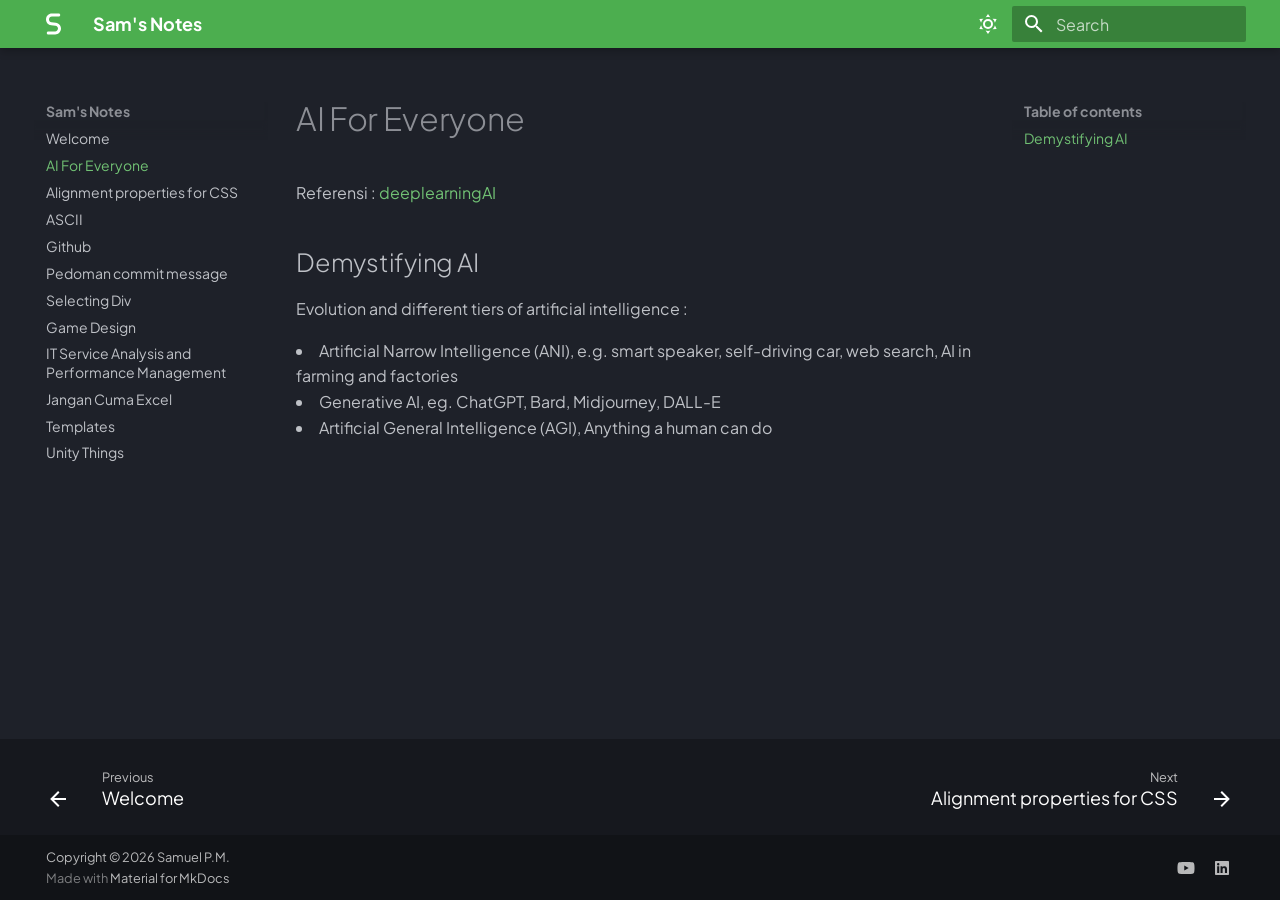
<file: ai/index.html>
<!DOCTYPE html><html lang="en" class="no-js"><head>
    
      <meta charset="utf-8">
      <meta name="viewport" content="width=device-width,initial-scale=1">
      
      
      
        <link rel="canonical" href="https://sitename.example/ai/">
      
      
        <link rel="prev" href="..">
      
      
        <link rel="next" href="../alignmentcss/">
      
      
        
      
      
      <link rel="icon" href="../assets/logoGrey.png">
      <meta name="generator" content="mkdocs-1.6.1, mkdocs-material-9.7.7">
    
    
      
        <title>AI For Everyone - Sam's Notes</title>
      
    
    
      <link rel="stylesheet" href="../assets/stylesheets/main.ec1eaa64.min.css">
      
        
        <link rel="stylesheet" href="../assets/stylesheets/palette.ab4e12ef.min.css">
      
      


    
    
      
    
    
      
        
        
        <link rel="preconnect" href="https://fonts.gstatic.com" crossorigin="">
        <link rel="stylesheet" href="https://fonts.googleapis.com/css?family=Plus+Jakarta+Sans:300,300i,400,400i,700,700i%7CRoboto+Mono:400,400i,700,700i&amp;display=fallback">
        <style>:root{--md-text-font:"Plus Jakarta Sans";--md-code-font:"Roboto Mono"}</style>
      
    
    
      <link rel="stylesheet" href="../stylesheets/extra.css">
    
    <script>__md_scope=new URL("..",location),__md_hash=e=>[...e].reduce(((e,_)=>(e<<5)-e+_.charCodeAt(0)),0),__md_get=(e,_=localStorage,t=__md_scope)=>JSON.parse(_.getItem(t.pathname+"."+e)),__md_set=(e,_,t=localStorage,a=__md_scope)=>{try{t.setItem(a.pathname+"."+e,JSON.stringify(_))}catch(e){}}</script>
    
      

    
    
  <link href="../assets/stylesheets/glightbox.min.css" rel="stylesheet"><script src="../assets/javascripts/glightbox.min.js"></script><style id="glightbox-style">
            html.glightbox-open { overflow: initial; height: 100%; }
            .gslide-title { margin-top: 0px; user-select: text; }
            .gslide-desc { color: #666; user-select: text; }
            .gslide-image img { background: white; }
            .gscrollbar-fixer { padding-right: 15px; }
            .gdesc-inner { font-size: 0.75rem; }
            body[data-md-color-scheme="slate"] .gdesc-inner { background: var(--md-default-bg-color); }
            body[data-md-color-scheme="slate"] .gslide-title { color: var(--md-default-fg-color); }
            body[data-md-color-scheme="slate"] .gslide-desc { color: var(--md-default-fg-color); }
        </style></head>
  
  
    
    
      
    
    
    
    
    <body dir="ltr" data-md-color-scheme="slate" data-md-color-primary="green" data-md-color-accent="deep-purple">
  
    
    <input class="md-toggle" data-md-toggle="drawer" type="checkbox" id="__drawer" autocomplete="off">
    <input class="md-toggle" data-md-toggle="search" type="checkbox" id="__search" autocomplete="off">
    <label class="md-overlay" for="__drawer"></label>
    <div data-md-component="skip">
      
        
        <a href="#ai-for-everyone" class="md-skip">
          Skip to content
        </a>
      
    </div>
    <div data-md-component="announce">
      
    </div>
    
    
      

  

<header class="md-header md-header--shadow" data-md-component="header">
  <nav class="md-header__inner md-grid" aria-label="Header">
    <a href=".." title="Sam's Notes" class="md-header__button md-logo" aria-label="Sam's Notes" data-md-component="logo">
      
  
  <svg xmlns="http://www.w3.org/2000/svg" viewBox="0 0 320 512"><!--! Font Awesome Free 7.1.0 by @fontawesome - https://fontawesome.com License - https://fontawesome.com/license/free (Icons: CC BY 4.0, Fonts: SIL OFL 1.1, Code: MIT License) Copyright 2025 Fonticons, Inc.--><path d="M0 157.5C0 88.2 56.2 32 125.5 32H272c17.7 0 32 14.3 32 32s-14.3 32-32 32H125.5c-34 0-61.5 27.5-61.5 61.5 0 31 23.1 57.2 53.9 61l92.2 11.5c62.8 7.9 109.9 61.2 109.9 124.5 0 69.3-56.2 125.5-125.5 125.5H48c-17.7 0-32-14.3-32-32s14.3-32 32-32h146.5c34 0 61.5-27.5 61.5-61.5 0-31-23.1-57.2-53.9-61L109.9 282C47.1 274.1 0 220.8 0 157.5"></path></svg>

    </a>
    <label class="md-header__button md-icon" for="__drawer">
      
      <svg xmlns="http://www.w3.org/2000/svg" viewBox="0 0 24 24"><path d="M3 6h18v2H3zm0 5h18v2H3zm0 5h18v2H3z"></path></svg>
    </label>
    <div class="md-header__title" data-md-component="header-title">
      <div class="md-header__ellipsis">
        <div class="md-header__topic">
          <span class="md-ellipsis">
            Sam's Notes
          </span>
        </div>
        <div class="md-header__topic" data-md-component="header-topic">
          <span class="md-ellipsis">
            
              AI For Everyone
            
          </span>
        </div>
      </div>
    </div>
    
      
        <form class="md-header__option" data-md-component="palette">
  
    
    
    
    <input class="md-option" data-md-color-media="" data-md-color-scheme="slate" data-md-color-primary="green" data-md-color-accent="deep-purple" aria-label="Dark mode" type="radio" name="__palette" id="__palette_0">
    
      <label class="md-header__button md-icon" title="Dark mode" for="__palette_1" hidden="">
        <svg xmlns="http://www.w3.org/2000/svg" viewBox="0 0 24 24"><path d="M12 7a5 5 0 0 1 5 5 5 5 0 0 1-5 5 5 5 0 0 1-5-5 5 5 0 0 1 5-5m0 2a3 3 0 0 0-3 3 3 3 0 0 0 3 3 3 3 0 0 0 3-3 3 3 0 0 0-3-3m0-7 2.39 3.42C13.65 5.15 12.84 5 12 5s-1.65.15-2.39.42zM3.34 7l4.16-.35A7.2 7.2 0 0 0 5.94 8.5c-.44.74-.69 1.5-.83 2.29zm.02 10 1.76-3.77a7.131 7.131 0 0 0 2.38 4.14zM20.65 7l-1.77 3.79a7.02 7.02 0 0 0-2.38-4.15zm-.01 10-4.14.36c.59-.51 1.12-1.14 1.54-1.86.42-.73.69-1.5.83-2.29zM12 22l-2.41-3.44c.74.27 1.55.44 2.41.44.82 0 1.63-.17 2.37-.44z"></path></svg>
      </label>
    
  
    
    
    
    <input class="md-option" data-md-color-media="" data-md-color-scheme="default" data-md-color-primary="blue" data-md-color-accent="deep-orange" aria-label="Light mode" type="radio" name="__palette" id="__palette_1">
    
      <label class="md-header__button md-icon" title="Light mode" for="__palette_0" hidden="">
        <svg xmlns="http://www.w3.org/2000/svg" viewBox="0 0 24 24"><path d="m17.75 4.09-2.53 1.94.91 3.06-2.63-1.81-2.63 1.81.91-3.06-2.53-1.94L12.44 4l1.06-3 1.06 3zm3.5 6.91-1.64 1.25.59 1.98-1.7-1.17-1.7 1.17.59-1.98L15.75 11l2.06-.05L18.5 9l.69 1.95zm-2.28 4.95c.83-.08 1.72 1.1 1.19 1.85-.32.45-.66.87-1.08 1.27C15.17 23 8.84 23 4.94 19.07c-3.91-3.9-3.91-10.24 0-14.14.4-.4.82-.76 1.27-1.08.75-.53 1.93.36 1.85 1.19-.27 2.86.69 5.83 2.89 8.02a9.96 9.96 0 0 0 8.02 2.89m-1.64 2.02a12.08 12.08 0 0 1-7.8-3.47c-2.17-2.19-3.33-5-3.49-7.82-2.81 3.14-2.7 7.96.31 10.98 3.02 3.01 7.84 3.12 10.98.31"></path></svg>
      </label>
    
  
</form>
      
    
    
      <script>var palette=__md_get("__palette");if(palette&&palette.color){if("(prefers-color-scheme)"===palette.color.media){var media=matchMedia("(prefers-color-scheme: light)"),input=document.querySelector(media.matches?"[data-md-color-media='(prefers-color-scheme: light)']":"[data-md-color-media='(prefers-color-scheme: dark)']");palette.color.media=input.getAttribute("data-md-color-media"),palette.color.scheme=input.getAttribute("data-md-color-scheme"),palette.color.primary=input.getAttribute("data-md-color-primary"),palette.color.accent=input.getAttribute("data-md-color-accent")}for(var[key,value]of Object.entries(palette.color))document.body.setAttribute("data-md-color-"+key,value)}</script>
    
    
    
      
      
        <label class="md-header__button md-icon" for="__search">
          
          <svg xmlns="http://www.w3.org/2000/svg" viewBox="0 0 24 24"><path d="M9.5 3A6.5 6.5 0 0 1 16 9.5c0 1.61-.59 3.09-1.56 4.23l.27.27h.79l5 5-1.5 1.5-5-5v-.79l-.27-.27A6.52 6.52 0 0 1 9.5 16 6.5 6.5 0 0 1 3 9.5 6.5 6.5 0 0 1 9.5 3m0 2C7 5 5 7 5 9.5S7 14 9.5 14 14 12 14 9.5 12 5 9.5 5"></path></svg>
        </label>
        <div class="md-search" data-md-component="search" role="dialog">
  <label class="md-search__overlay" for="__search"></label>
  <div class="md-search__inner" role="search">
    <form class="md-search__form" name="search">
      <input type="text" class="md-search__input" name="query" aria-label="Search" placeholder="Search" autocapitalize="off" autocorrect="off" autocomplete="off" spellcheck="false" data-md-component="search-query" required="">
      <label class="md-search__icon md-icon" for="__search">
        
        <svg xmlns="http://www.w3.org/2000/svg" viewBox="0 0 24 24"><path d="M9.5 3A6.5 6.5 0 0 1 16 9.5c0 1.61-.59 3.09-1.56 4.23l.27.27h.79l5 5-1.5 1.5-5-5v-.79l-.27-.27A6.52 6.52 0 0 1 9.5 16 6.5 6.5 0 0 1 3 9.5 6.5 6.5 0 0 1 9.5 3m0 2C7 5 5 7 5 9.5S7 14 9.5 14 14 12 14 9.5 12 5 9.5 5"></path></svg>
        
        <svg xmlns="http://www.w3.org/2000/svg" viewBox="0 0 24 24"><path d="M20 11v2H8l5.5 5.5-1.42 1.42L4.16 12l7.92-7.92L13.5 5.5 8 11z"></path></svg>
      </label>
      <nav class="md-search__options" aria-label="Search">
        
        <button type="reset" class="md-search__icon md-icon" title="Clear" aria-label="Clear" tabindex="-1">
          
          <svg xmlns="http://www.w3.org/2000/svg" viewBox="0 0 24 24"><path d="M19 6.41 17.59 5 12 10.59 6.41 5 5 6.41 10.59 12 5 17.59 6.41 19 12 13.41 17.59 19 19 17.59 13.41 12z"></path></svg>
        </button>
      </nav>
      
    </form>
    <div class="md-search__output">
      <div class="md-search__scrollwrap" tabindex="0" data-md-scrollfix="">
        <div class="md-search-result" data-md-component="search-result">
          <div class="md-search-result__meta">
            Initializing search
          </div>
          <ol class="md-search-result__list" role="presentation"></ol>
        </div>
      </div>
    </div>
  </div>
</div>
      
    
    
  </nav>
  
</header>
    
    <div class="md-container" data-md-component="container">
      
      
        
          
        
      
      <main class="md-main" data-md-component="main">
        <div class="md-main__inner md-grid">
          
            
              
              <div class="md-sidebar md-sidebar--primary" data-md-component="sidebar" data-md-type="navigation">
                <div class="md-sidebar__scrollwrap">
                  <div class="md-sidebar__inner">
                    



<nav class="md-nav md-nav--primary" aria-label="Navigation" data-md-level="0">
  <label class="md-nav__title" for="__drawer">
    <a href=".." title="Sam's Notes" class="md-nav__button md-logo" aria-label="Sam's Notes" data-md-component="logo">
      
  
  <svg xmlns="http://www.w3.org/2000/svg" viewBox="0 0 320 512"><!--! Font Awesome Free 7.1.0 by @fontawesome - https://fontawesome.com License - https://fontawesome.com/license/free (Icons: CC BY 4.0, Fonts: SIL OFL 1.1, Code: MIT License) Copyright 2025 Fonticons, Inc.--><path d="M0 157.5C0 88.2 56.2 32 125.5 32H272c17.7 0 32 14.3 32 32s-14.3 32-32 32H125.5c-34 0-61.5 27.5-61.5 61.5 0 31 23.1 57.2 53.9 61l92.2 11.5c62.8 7.9 109.9 61.2 109.9 124.5 0 69.3-56.2 125.5-125.5 125.5H48c-17.7 0-32-14.3-32-32s14.3-32 32-32h146.5c34 0 61.5-27.5 61.5-61.5 0-31-23.1-57.2-53.9-61L109.9 282C47.1 274.1 0 220.8 0 157.5"></path></svg>

    </a>
    Sam's Notes
  </label>
  
  <ul class="md-nav__list" data-md-scrollfix="">
    
      
      
  
  
  
  
    <li class="md-nav__item">
      <a href=".." class="md-nav__link">
        
  
  
  <span class="md-ellipsis">
    
  
    Welcome
  

    
  </span>
  
  

      </a>
    </li>
  

    
      
      
  
  
    
  
  
  
    <li class="md-nav__item md-nav__item--active">
      
      <input class="md-nav__toggle md-toggle" type="checkbox" id="__toc">
      
      
        
      
      
        <label class="md-nav__link md-nav__link--active" for="__toc">
          
  
  
  <span class="md-ellipsis">
    
  
    AI For Everyone
  

    
  </span>
  
  

          <span class="md-nav__icon md-icon"></span>
        </label>
      
      <a href="./" class="md-nav__link md-nav__link--active">
        
  
  
  <span class="md-ellipsis">
    
  
    AI For Everyone
  

    
  </span>
  
  

      </a>
      
        

<nav class="md-nav md-nav--secondary" aria-label="Table of contents">
  
  
  
    
  
  
    <label class="md-nav__title" for="__toc">
      <span class="md-nav__icon md-icon"></span>
      Table of contents
    </label>
    <ul class="md-nav__list" data-md-component="toc" data-md-scrollfix="">
      
        <li class="md-nav__item">
  <a href="#demystifying-ai" class="md-nav__link">
    <span class="md-ellipsis">
      
        Demystifying AI
      
    </span>
  </a>
  
</li>
      
    </ul>
  
</nav>
      
    </li>
  

    
      
      
  
  
  
  
    <li class="md-nav__item">
      <a href="../alignmentcss/" class="md-nav__link">
        
  
  
  <span class="md-ellipsis">
    
  
    Alignment properties for CSS
  

    
  </span>
  
  

      </a>
    </li>
  

    
      
      
  
  
  
  
    <li class="md-nav__item">
      <a href="../ascii/" class="md-nav__link">
        
  
  
  <span class="md-ellipsis">
    
  
    ASCII
  

    
  </span>
  
  

      </a>
    </li>
  

    
      
      
  
  
  
  
    <li class="md-nav__item">
      <a href="../bnewrepo/" class="md-nav__link">
        
  
  
  <span class="md-ellipsis">
    
  
    Github
  

    
  </span>
  
  

      </a>
    </li>
  

    
      
      
  
  
  
  
    <li class="md-nav__item">
      <a href="../commit-m/" class="md-nav__link">
        
  
  
  <span class="md-ellipsis">
    
  
    Pedoman commit message
  

    
  </span>
  
  

      </a>
    </li>
  

    
      
      
  
  
  
  
    <li class="md-nav__item">
      <a href="../divselect/" class="md-nav__link">
        
  
  
  <span class="md-ellipsis">
    
  
    Selecting Div
  

    
  </span>
  
  

      </a>
    </li>
  

    
      
      
  
  
  
  
    <li class="md-nav__item">
      <a href="../gamedesign/" class="md-nav__link">
        
  
  
  <span class="md-ellipsis">
    
  
    Game Design
  

    
  </span>
  
  

      </a>
    </li>
  

    
      
      
  
  
  
  
    <li class="md-nav__item">
      <a href="../itinfra/" class="md-nav__link">
        
  
  
  <span class="md-ellipsis">
    
  
    IT Service Analysis and Performance Management
  

    
  </span>
  
  

      </a>
    </li>
  

    
      
      
  
  
  
  
    <li class="md-nav__item">
      <a href="../supplychain/" class="md-nav__link">
        
  
  
  <span class="md-ellipsis">
    
  
    Jangan Cuma Excel
  

    
  </span>
  
  

      </a>
    </li>
  

    
      
      
  
  
  
  
    <li class="md-nav__item">
      <a href="../template/" class="md-nav__link">
        
  
  
  <span class="md-ellipsis">
    
  
    Templates
  

    
  </span>
  
  

      </a>
    </li>
  

    
      
      
  
  
  
  
    <li class="md-nav__item">
      <a href="../unitything/" class="md-nav__link">
        
  
  
  <span class="md-ellipsis">
    
  
    Unity Things
  

    
  </span>
  
  

      </a>
    </li>
  

    
  </ul>
</nav>
                  </div>
                </div>
              </div>
            
            
              
              <div class="md-sidebar md-sidebar--secondary" data-md-component="sidebar" data-md-type="toc">
                <div class="md-sidebar__scrollwrap">
                  <div class="md-sidebar__inner">
                    

<nav class="md-nav md-nav--secondary" aria-label="Table of contents">
  
  
  
    
  
  
    <label class="md-nav__title" for="__toc">
      <span class="md-nav__icon md-icon"></span>
      Table of contents
    </label>
    <ul class="md-nav__list" data-md-component="toc" data-md-scrollfix="">
      
        <li class="md-nav__item">
  <a href="#demystifying-ai" class="md-nav__link">
    <span class="md-ellipsis">
      
        Demystifying AI
      
    </span>
  </a>
  
</li>
      
    </ul>
  
</nav>
                  </div>
                </div>
              </div>
            
          
          
            <div class="md-content" data-md-component="content">
              
              <article class="md-content__inner md-typeset">
                
                  



<h1 id="ai-for-everyone">AI For Everyone</h1>
<p>Referensi : <a href="https://www.coursera.org/learn/ai-for-everyone">deeplearningAI</a></p>
<h2 id="demystifying-ai">Demystifying AI</h2>
<p>Evolution and different tiers of artificial intelligence :</p>
<li>Artificial Narrow Intelligence (ANI), e.g. smart speaker, self-driving car, web search, AI in farming and factories</li>
<li>Generative AI, eg. ChatGPT, Bard, Midjourney, DALL-E</li>
<li>Artificial General Intelligence (AGI), Anything a human can do</li>












                
              </article>
            </div>
          
          
<script>var target=document.getElementById(location.hash.slice(1));target&&target.name&&(target.checked=target.name.startsWith("__tabbed_"))</script>
        </div>
        
      </main>
      
        <footer class="md-footer">
  
    
      
      <nav class="md-footer__inner md-grid" aria-label="Footer">
        
          
          <a href=".." class="md-footer__link md-footer__link--prev" aria-label="Previous: Welcome">
            <div class="md-footer__button md-icon">
              
              <svg xmlns="http://www.w3.org/2000/svg" viewBox="0 0 24 24"><path d="M20 11v2H8l5.5 5.5-1.42 1.42L4.16 12l7.92-7.92L13.5 5.5 8 11z"></path></svg>
            </div>
            <div class="md-footer__title">
              <span class="md-footer__direction">
                Previous
              </span>
              <div class="md-ellipsis">
                Welcome
              </div>
            </div>
          </a>
        
        
          
          <a href="../alignmentcss/" class="md-footer__link md-footer__link--next" aria-label="Next: Alignment properties for CSS">
            <div class="md-footer__title">
              <span class="md-footer__direction">
                Next
              </span>
              <div class="md-ellipsis">
                Alignment properties for CSS
              </div>
            </div>
            <div class="md-footer__button md-icon">
              
              <svg xmlns="http://www.w3.org/2000/svg" viewBox="0 0 24 24"><path d="M4 11v2h12l-5.5 5.5 1.42 1.42L19.84 12l-7.92-7.92L10.5 5.5 16 11z"></path></svg>
            </div>
          </a>
        
      </nav>
    
  
  <div class="md-footer-meta md-typeset">
    <div class="md-footer-meta__inner md-grid">
      <div class="md-copyright">
  
    <div class="md-copyright__highlight">
      Copyright © 2026 Samuel P.M.
    </div>
  
  
    Made with
    <a href="https://squidfunk.github.io/mkdocs-material/" target="_blank" rel="noopener">
      Material for MkDocs
    </a>
  
</div>
      
        
<div class="md-social">
  
    
    
    
    
      
      
    
    <a href="https://youtube.com/@" target="_blank" rel="noopener" title="youtube.com" class="md-social__link">
      <svg xmlns="http://www.w3.org/2000/svg" viewBox="0 0 576 512"><!--! Font Awesome Free 7.1.0 by @fontawesome - https://fontawesome.com License - https://fontawesome.com/license/free (Icons: CC BY 4.0, Fonts: SIL OFL 1.1, Code: MIT License) Copyright 2025 Fonticons, Inc.--><path d="M549.7 124.1c-6.2-23.7-24.8-42.3-48.3-48.6C458.9 64 288.1 64 288.1 64S117.3 64 74.7 75.5c-23.5 6.3-42 24.9-48.3 48.6C15 167 15 256.4 15 256.4s0 89.4 11.4 132.3c6.3 23.6 24.8 41.5 48.3 47.8C117.3 448 288.1 448 288.1 448s170.8 0 213.4-11.5c23.5-6.3 42-24.2 48.3-47.8 11.4-42.9 11.4-132.3 11.4-132.3s0-89.4-11.4-132.3zM232.2 337.6V175.2l142.7 81.2z"></path></svg>
    </a>
  
    
    
    
    
      
      
    
    <a href="https://linkedin.com/in/" target="_blank" rel="noopener" title="linkedin.com" class="md-social__link">
      <svg xmlns="http://www.w3.org/2000/svg" viewBox="0 0 448 512"><!--! Font Awesome Free 7.1.0 by @fontawesome - https://fontawesome.com License - https://fontawesome.com/license/free (Icons: CC BY 4.0, Fonts: SIL OFL 1.1, Code: MIT License) Copyright 2025 Fonticons, Inc.--><path d="M416 32H31.9C14.3 32 0 46.5 0 64.3v383.4C0 465.5 14.3 480 31.9 480H416c17.6 0 32-14.5 32-32.3V64.3c0-17.8-14.4-32.3-32-32.3M135.4 416H69V202.2h66.5V416zM102.2 96a38.5 38.5 0 1 1 0 77 38.5 38.5 0 1 1 0-77m282.1 320h-66.4V312c0-24.8-.5-56.7-34.5-56.7-34.6 0-39.9 27-39.9 54.9V416h-66.4V202.2h63.7v29.2h.9c8.9-16.8 30.6-34.5 62.9-34.5 67.2 0 79.7 44.3 79.7 101.9z"></path></svg>
    </a>
  
</div>
      
    </div>
  </div>
</footer>
      
    </div>
    <div class="md-dialog" data-md-component="dialog">
      <div class="md-dialog__inner md-typeset"></div>
    </div>
    
    
    
      
      
      <script id="__config" type="application/json">{"annotate": null, "base": "..", "features": ["navigation.footer"], "search": "../assets/javascripts/workers/search.2c215733.min.js", "tags": null, "translations": {"clipboard.copied": "Copied to clipboard", "clipboard.copy": "Copy to clipboard", "search.result.more.one": "1 more on this page", "search.result.more.other": "# more on this page", "search.result.none": "No matching documents", "search.result.one": "1 matching document", "search.result.other": "# matching documents", "search.result.placeholder": "Type to start searching", "search.result.term.missing": "Missing", "select.version": "Select version"}, "version": null}</script>
    
    
      <script src="../assets/javascripts/bundle.d7400e89.min.js"></script>
      
    
  
<script id="init-glightbox">const lightbox = GLightbox({"touchNavigation": true, "loop": false, "zoomable": true, "draggable": true, "openEffect": "zoom", "closeEffect": "zoom", "slideEffect": "slide"});
document$.subscribe(()=>{ lightbox.reload(); });
</script></body></html>
</file>
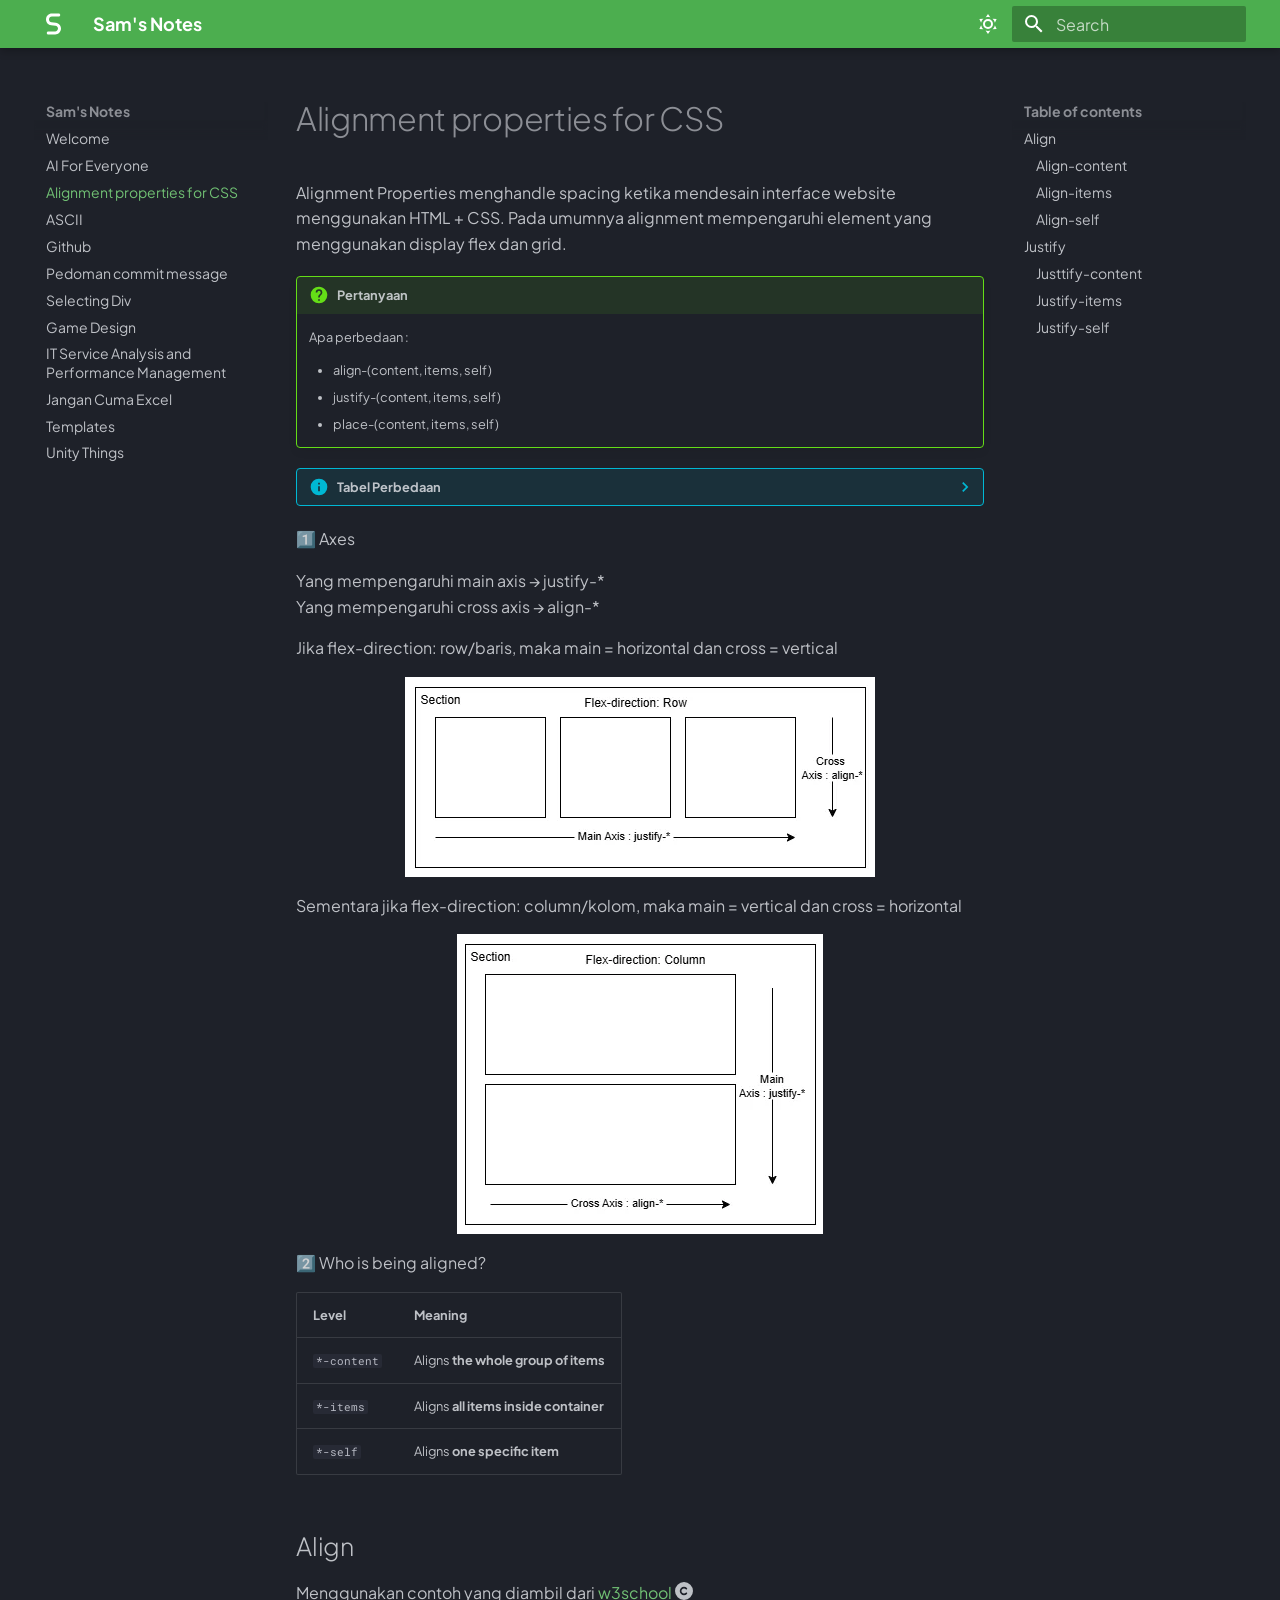
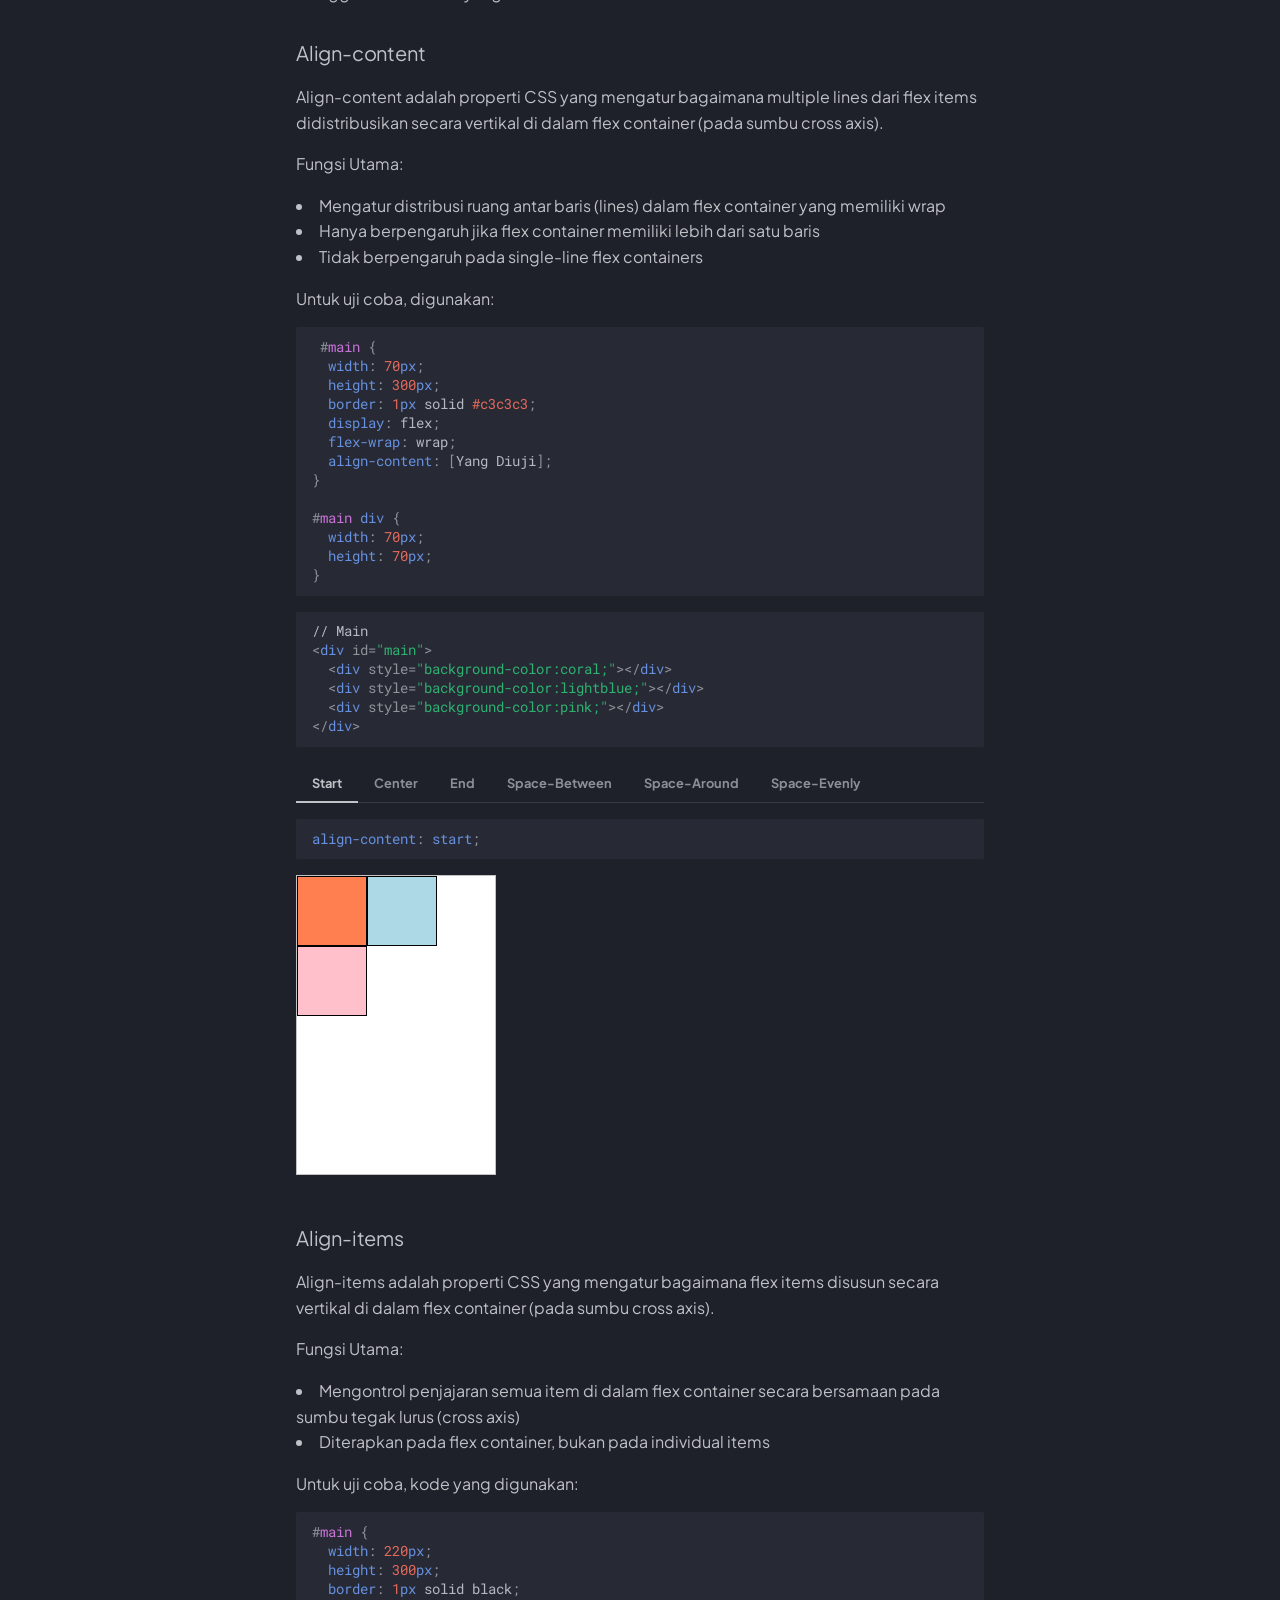
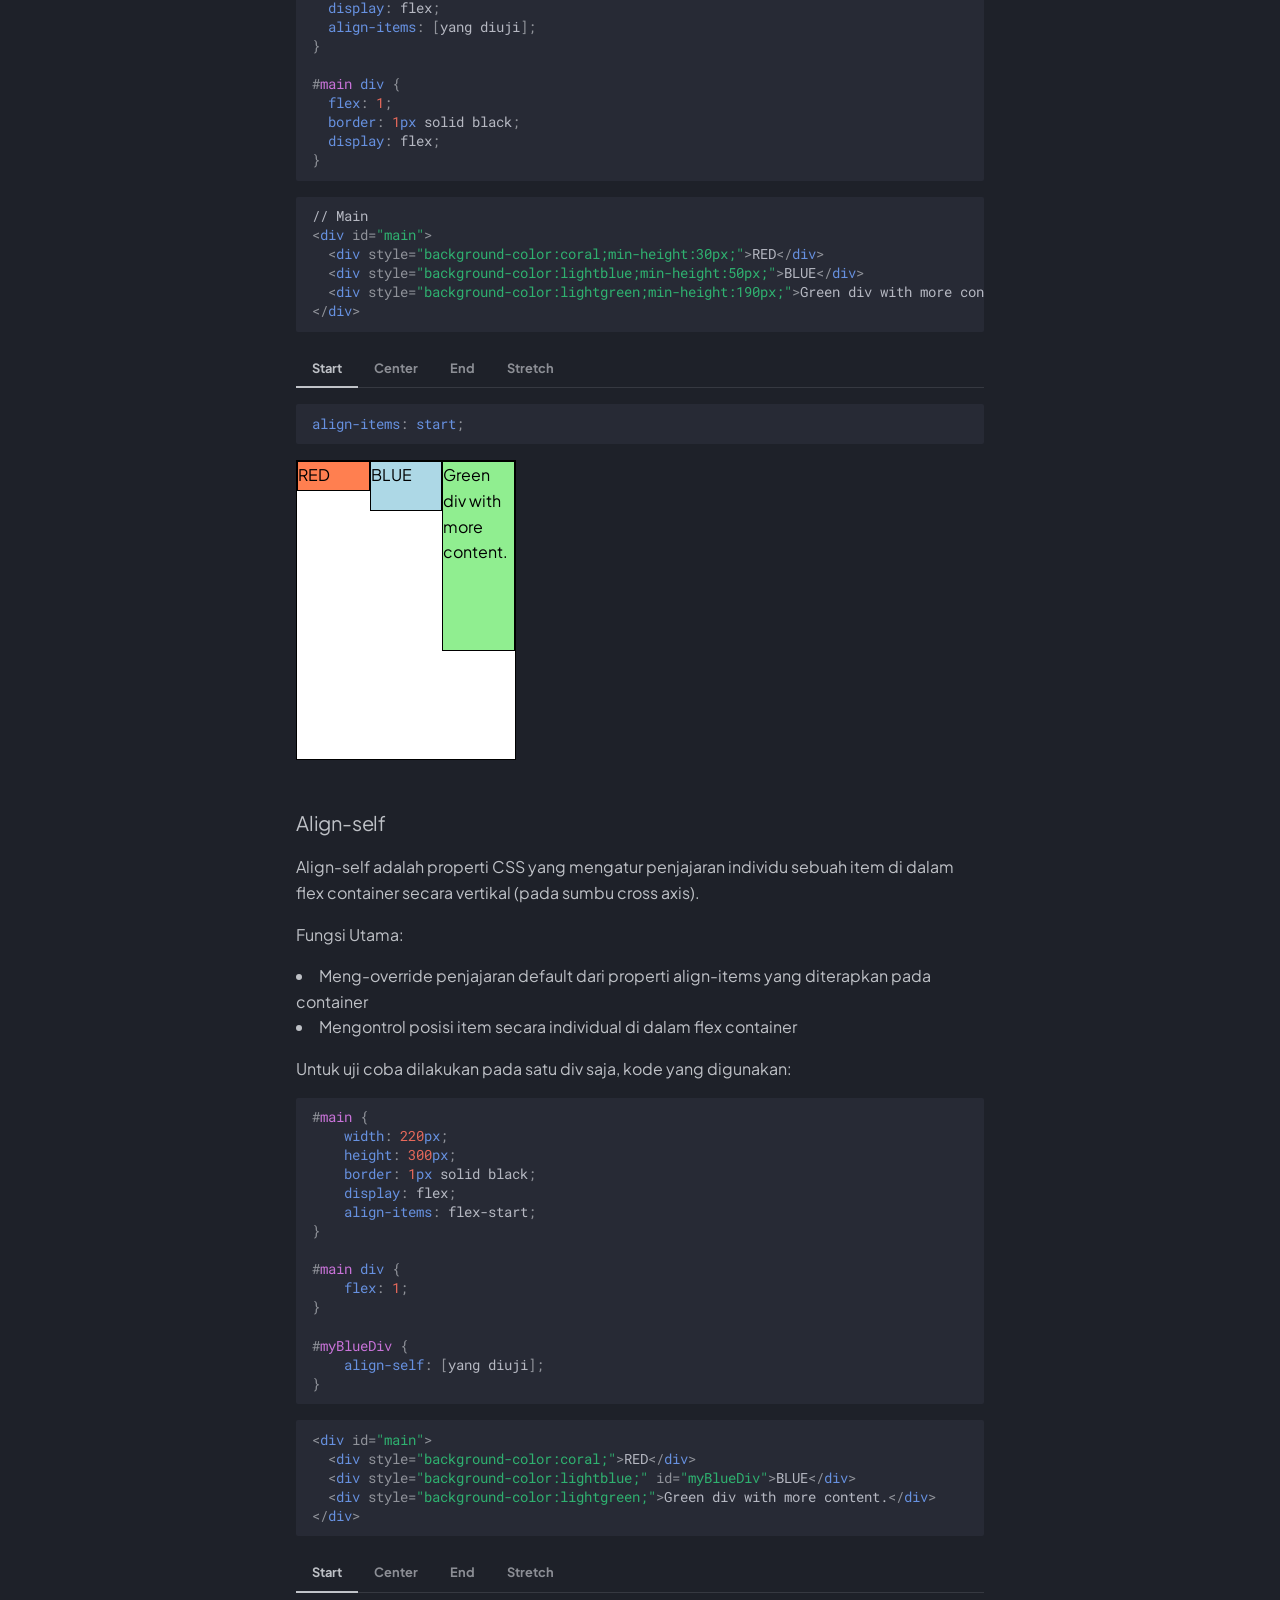
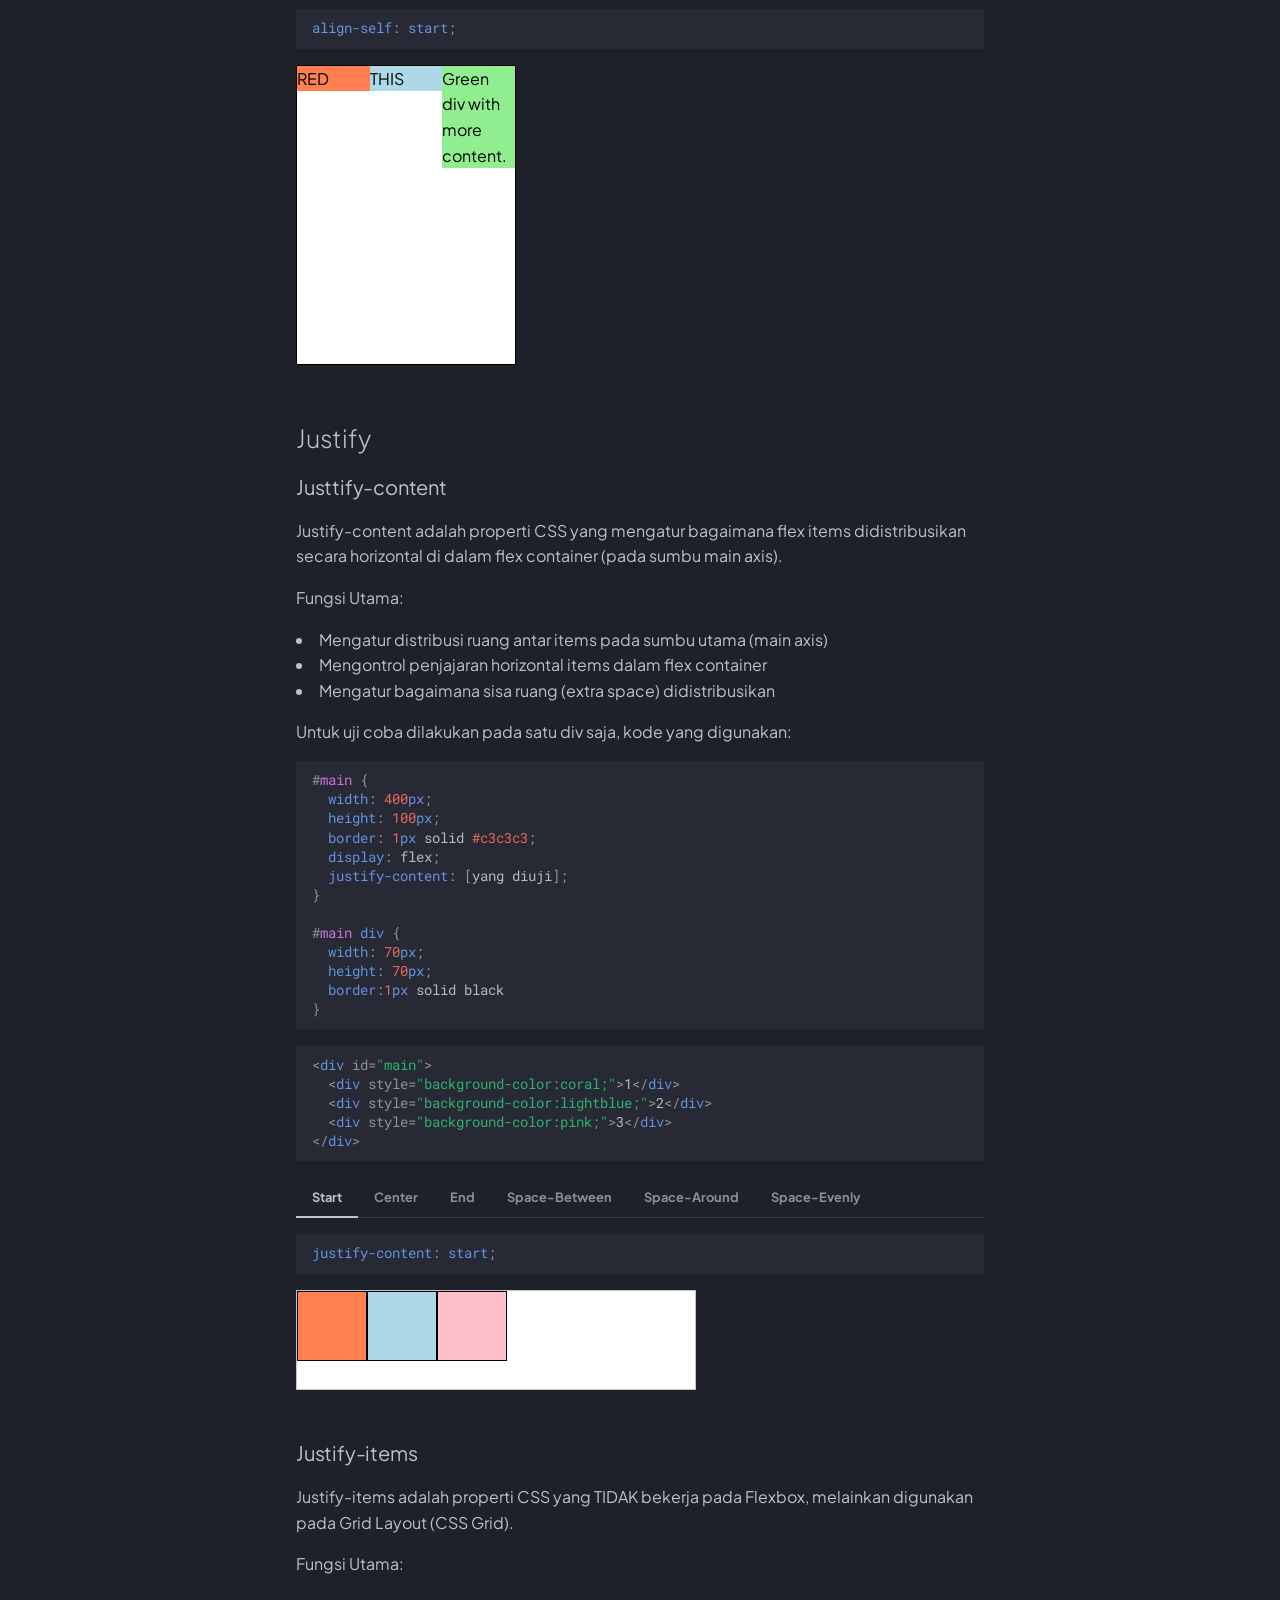
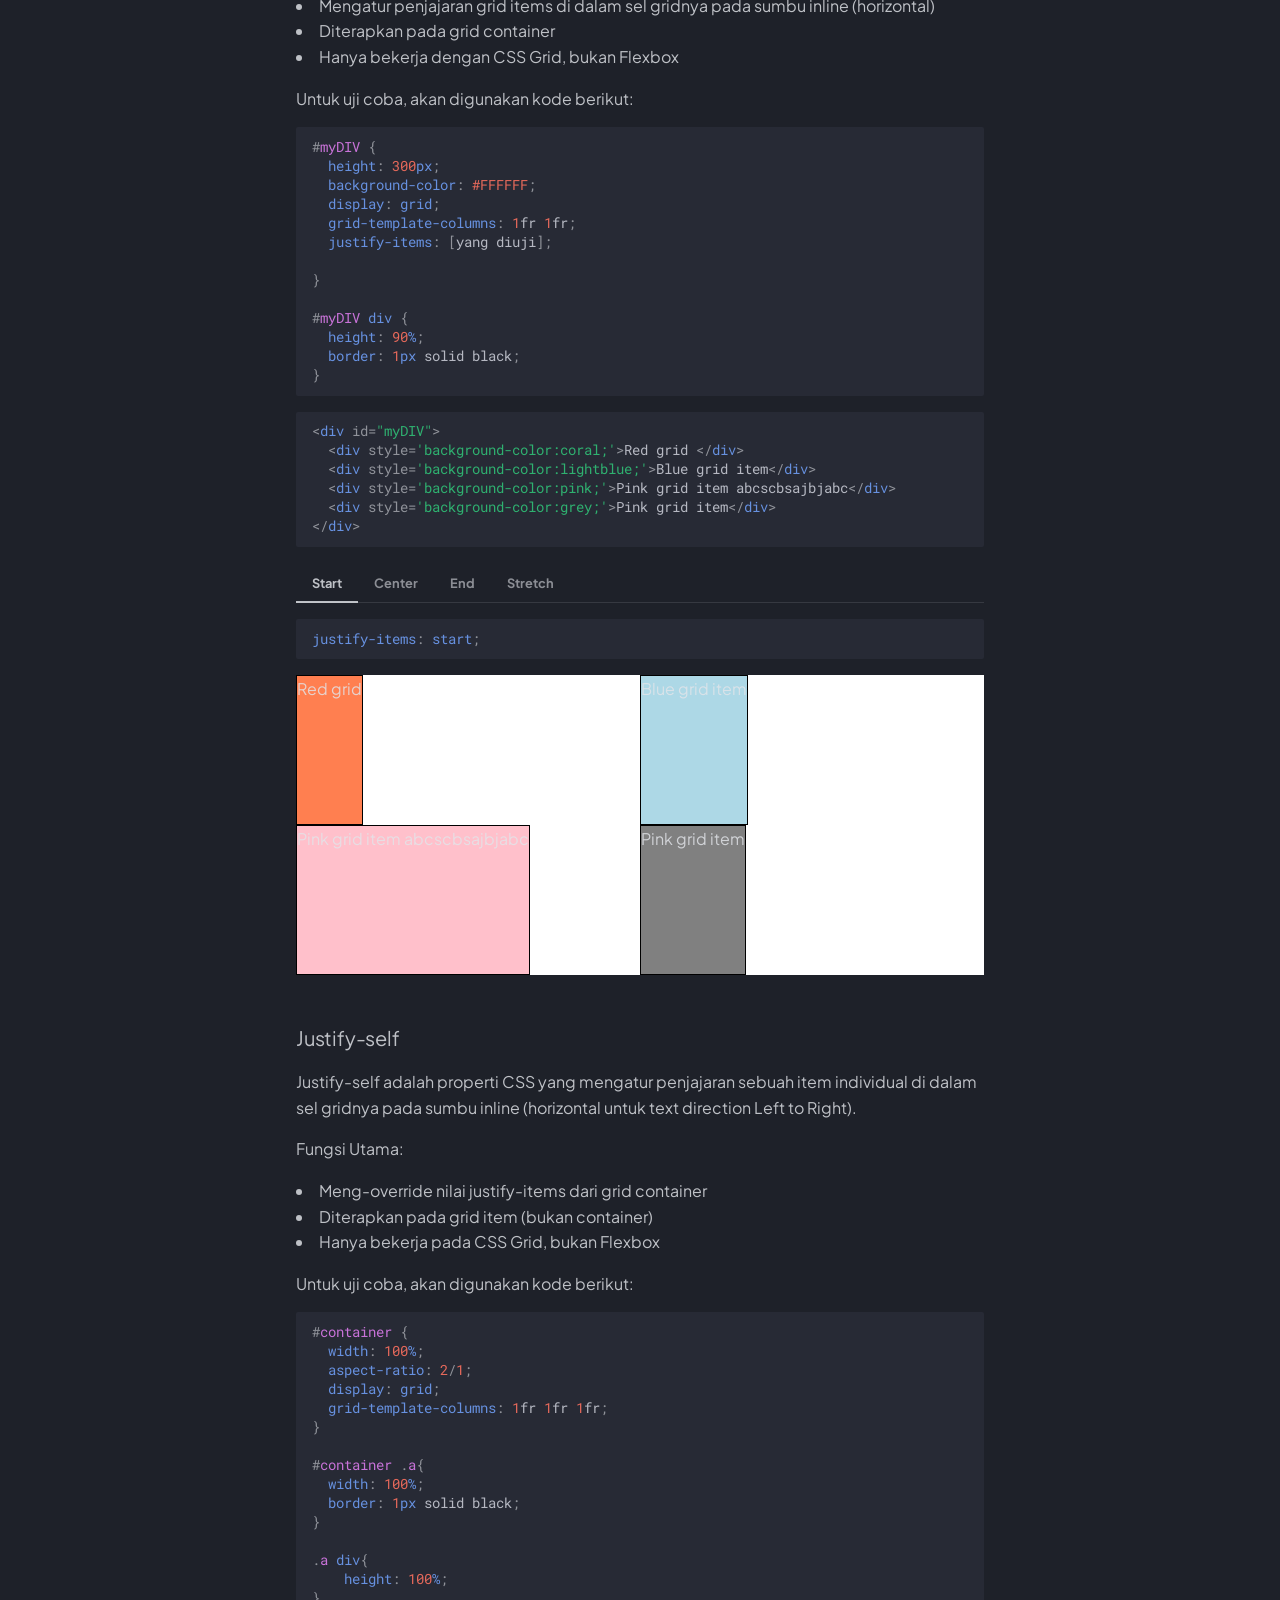
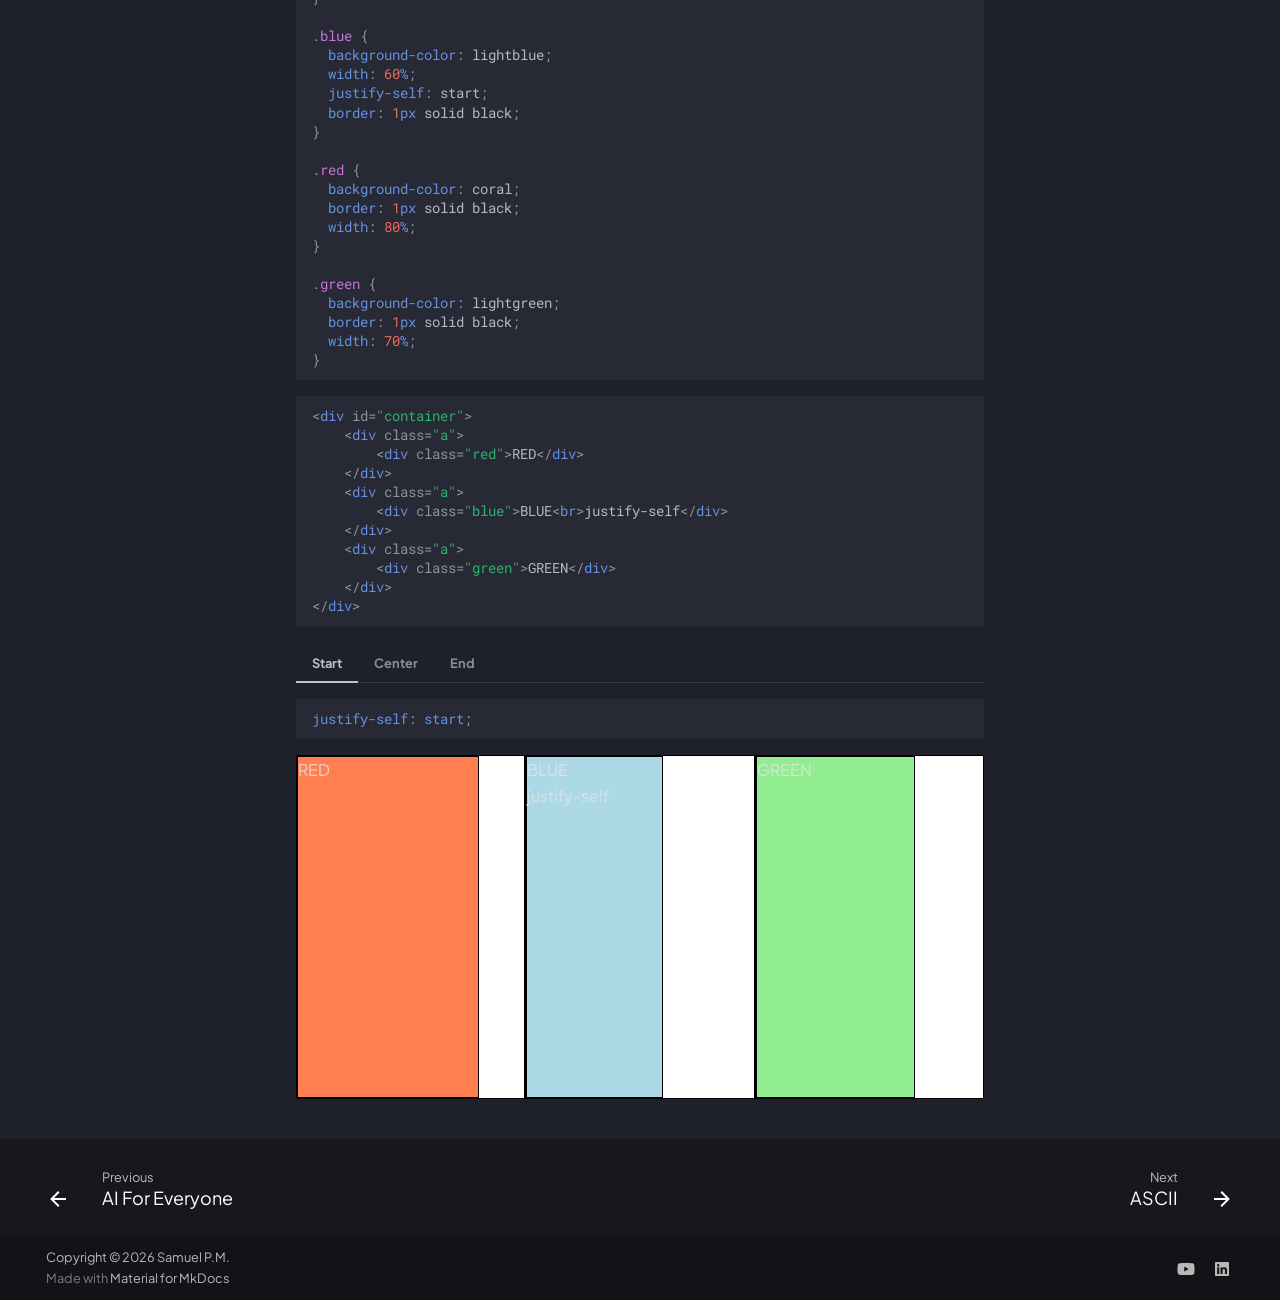
<file: alignmentcss/index.html>
<!DOCTYPE html><html lang="en" class="no-js"><head>
    
      <meta charset="utf-8">
      <meta name="viewport" content="width=device-width,initial-scale=1">
      
      
      
        <link rel="canonical" href="https://sitename.example/alignmentcss/">
      
      
        <link rel="prev" href="../ai/">
      
      
        <link rel="next" href="../ascii/">
      
      
        
      
      
      <link rel="icon" href="../assets/logoGrey.png">
      <meta name="generator" content="mkdocs-1.6.1, mkdocs-material-9.7.7">
    
    
      
        <title>Alignment properties for CSS - Sam's Notes</title>
      
    
    
      <link rel="stylesheet" href="../assets/stylesheets/main.ec1eaa64.min.css">
      
        
        <link rel="stylesheet" href="../assets/stylesheets/palette.ab4e12ef.min.css">
      
      


    
    
      
    
    
      
        
        
        <link rel="preconnect" href="https://fonts.gstatic.com" crossorigin="">
        <link rel="stylesheet" href="https://fonts.googleapis.com/css?family=Plus+Jakarta+Sans:300,300i,400,400i,700,700i%7CRoboto+Mono:400,400i,700,700i&amp;display=fallback">
        <style>:root{--md-text-font:"Plus Jakarta Sans";--md-code-font:"Roboto Mono"}</style>
      
    
    
      <link rel="stylesheet" href="../stylesheets/extra.css">
    
    <script>__md_scope=new URL("..",location),__md_hash=e=>[...e].reduce(((e,_)=>(e<<5)-e+_.charCodeAt(0)),0),__md_get=(e,_=localStorage,t=__md_scope)=>JSON.parse(_.getItem(t.pathname+"."+e)),__md_set=(e,_,t=localStorage,a=__md_scope)=>{try{t.setItem(a.pathname+"."+e,JSON.stringify(_))}catch(e){}}</script>
    
      

    
    
  <link href="../assets/stylesheets/glightbox.min.css" rel="stylesheet"><script src="../assets/javascripts/glightbox.min.js"></script><style id="glightbox-style">
            html.glightbox-open { overflow: initial; height: 100%; }
            .gslide-title { margin-top: 0px; user-select: text; }
            .gslide-desc { color: #666; user-select: text; }
            .gslide-image img { background: white; }
            .gscrollbar-fixer { padding-right: 15px; }
            .gdesc-inner { font-size: 0.75rem; }
            body[data-md-color-scheme="slate"] .gdesc-inner { background: var(--md-default-bg-color); }
            body[data-md-color-scheme="slate"] .gslide-title { color: var(--md-default-fg-color); }
            body[data-md-color-scheme="slate"] .gslide-desc { color: var(--md-default-fg-color); }
        </style></head>
  
  
    
    
      
    
    
    
    
    <body dir="ltr" data-md-color-scheme="slate" data-md-color-primary="green" data-md-color-accent="deep-purple">
  
    
    <input class="md-toggle" data-md-toggle="drawer" type="checkbox" id="__drawer" autocomplete="off">
    <input class="md-toggle" data-md-toggle="search" type="checkbox" id="__search" autocomplete="off">
    <label class="md-overlay" for="__drawer"></label>
    <div data-md-component="skip">
      
        
        <a href="#alignment-properties-for-css" class="md-skip">
          Skip to content
        </a>
      
    </div>
    <div data-md-component="announce">
      
    </div>
    
    
      

  

<header class="md-header md-header--shadow" data-md-component="header">
  <nav class="md-header__inner md-grid" aria-label="Header">
    <a href=".." title="Sam's Notes" class="md-header__button md-logo" aria-label="Sam's Notes" data-md-component="logo">
      
  
  <svg xmlns="http://www.w3.org/2000/svg" viewBox="0 0 320 512"><!--! Font Awesome Free 7.1.0 by @fontawesome - https://fontawesome.com License - https://fontawesome.com/license/free (Icons: CC BY 4.0, Fonts: SIL OFL 1.1, Code: MIT License) Copyright 2025 Fonticons, Inc.--><path d="M0 157.5C0 88.2 56.2 32 125.5 32H272c17.7 0 32 14.3 32 32s-14.3 32-32 32H125.5c-34 0-61.5 27.5-61.5 61.5 0 31 23.1 57.2 53.9 61l92.2 11.5c62.8 7.9 109.9 61.2 109.9 124.5 0 69.3-56.2 125.5-125.5 125.5H48c-17.7 0-32-14.3-32-32s14.3-32 32-32h146.5c34 0 61.5-27.5 61.5-61.5 0-31-23.1-57.2-53.9-61L109.9 282C47.1 274.1 0 220.8 0 157.5"></path></svg>

    </a>
    <label class="md-header__button md-icon" for="__drawer">
      
      <svg xmlns="http://www.w3.org/2000/svg" viewBox="0 0 24 24"><path d="M3 6h18v2H3zm0 5h18v2H3zm0 5h18v2H3z"></path></svg>
    </label>
    <div class="md-header__title" data-md-component="header-title">
      <div class="md-header__ellipsis">
        <div class="md-header__topic">
          <span class="md-ellipsis">
            Sam's Notes
          </span>
        </div>
        <div class="md-header__topic" data-md-component="header-topic">
          <span class="md-ellipsis">
            
              Alignment properties for CSS
            
          </span>
        </div>
      </div>
    </div>
    
      
        <form class="md-header__option" data-md-component="palette">
  
    
    
    
    <input class="md-option" data-md-color-media="" data-md-color-scheme="slate" data-md-color-primary="green" data-md-color-accent="deep-purple" aria-label="Dark mode" type="radio" name="__palette" id="__palette_0">
    
      <label class="md-header__button md-icon" title="Dark mode" for="__palette_1" hidden="">
        <svg xmlns="http://www.w3.org/2000/svg" viewBox="0 0 24 24"><path d="M12 7a5 5 0 0 1 5 5 5 5 0 0 1-5 5 5 5 0 0 1-5-5 5 5 0 0 1 5-5m0 2a3 3 0 0 0-3 3 3 3 0 0 0 3 3 3 3 0 0 0 3-3 3 3 0 0 0-3-3m0-7 2.39 3.42C13.65 5.15 12.84 5 12 5s-1.65.15-2.39.42zM3.34 7l4.16-.35A7.2 7.2 0 0 0 5.94 8.5c-.44.74-.69 1.5-.83 2.29zm.02 10 1.76-3.77a7.131 7.131 0 0 0 2.38 4.14zM20.65 7l-1.77 3.79a7.02 7.02 0 0 0-2.38-4.15zm-.01 10-4.14.36c.59-.51 1.12-1.14 1.54-1.86.42-.73.69-1.5.83-2.29zM12 22l-2.41-3.44c.74.27 1.55.44 2.41.44.82 0 1.63-.17 2.37-.44z"></path></svg>
      </label>
    
  
    
    
    
    <input class="md-option" data-md-color-media="" data-md-color-scheme="default" data-md-color-primary="blue" data-md-color-accent="deep-orange" aria-label="Light mode" type="radio" name="__palette" id="__palette_1">
    
      <label class="md-header__button md-icon" title="Light mode" for="__palette_0" hidden="">
        <svg xmlns="http://www.w3.org/2000/svg" viewBox="0 0 24 24"><path d="m17.75 4.09-2.53 1.94.91 3.06-2.63-1.81-2.63 1.81.91-3.06-2.53-1.94L12.44 4l1.06-3 1.06 3zm3.5 6.91-1.64 1.25.59 1.98-1.7-1.17-1.7 1.17.59-1.98L15.75 11l2.06-.05L18.5 9l.69 1.95zm-2.28 4.95c.83-.08 1.72 1.1 1.19 1.85-.32.45-.66.87-1.08 1.27C15.17 23 8.84 23 4.94 19.07c-3.91-3.9-3.91-10.24 0-14.14.4-.4.82-.76 1.27-1.08.75-.53 1.93.36 1.85 1.19-.27 2.86.69 5.83 2.89 8.02a9.96 9.96 0 0 0 8.02 2.89m-1.64 2.02a12.08 12.08 0 0 1-7.8-3.47c-2.17-2.19-3.33-5-3.49-7.82-2.81 3.14-2.7 7.96.31 10.98 3.02 3.01 7.84 3.12 10.98.31"></path></svg>
      </label>
    
  
</form>
      
    
    
      <script>var palette=__md_get("__palette");if(palette&&palette.color){if("(prefers-color-scheme)"===palette.color.media){var media=matchMedia("(prefers-color-scheme: light)"),input=document.querySelector(media.matches?"[data-md-color-media='(prefers-color-scheme: light)']":"[data-md-color-media='(prefers-color-scheme: dark)']");palette.color.media=input.getAttribute("data-md-color-media"),palette.color.scheme=input.getAttribute("data-md-color-scheme"),palette.color.primary=input.getAttribute("data-md-color-primary"),palette.color.accent=input.getAttribute("data-md-color-accent")}for(var[key,value]of Object.entries(palette.color))document.body.setAttribute("data-md-color-"+key,value)}</script>
    
    
    
      
      
        <label class="md-header__button md-icon" for="__search">
          
          <svg xmlns="http://www.w3.org/2000/svg" viewBox="0 0 24 24"><path d="M9.5 3A6.5 6.5 0 0 1 16 9.5c0 1.61-.59 3.09-1.56 4.23l.27.27h.79l5 5-1.5 1.5-5-5v-.79l-.27-.27A6.52 6.52 0 0 1 9.5 16 6.5 6.5 0 0 1 3 9.5 6.5 6.5 0 0 1 9.5 3m0 2C7 5 5 7 5 9.5S7 14 9.5 14 14 12 14 9.5 12 5 9.5 5"></path></svg>
        </label>
        <div class="md-search" data-md-component="search" role="dialog">
  <label class="md-search__overlay" for="__search"></label>
  <div class="md-search__inner" role="search">
    <form class="md-search__form" name="search">
      <input type="text" class="md-search__input" name="query" aria-label="Search" placeholder="Search" autocapitalize="off" autocorrect="off" autocomplete="off" spellcheck="false" data-md-component="search-query" required="">
      <label class="md-search__icon md-icon" for="__search">
        
        <svg xmlns="http://www.w3.org/2000/svg" viewBox="0 0 24 24"><path d="M9.5 3A6.5 6.5 0 0 1 16 9.5c0 1.61-.59 3.09-1.56 4.23l.27.27h.79l5 5-1.5 1.5-5-5v-.79l-.27-.27A6.52 6.52 0 0 1 9.5 16 6.5 6.5 0 0 1 3 9.5 6.5 6.5 0 0 1 9.5 3m0 2C7 5 5 7 5 9.5S7 14 9.5 14 14 12 14 9.5 12 5 9.5 5"></path></svg>
        
        <svg xmlns="http://www.w3.org/2000/svg" viewBox="0 0 24 24"><path d="M20 11v2H8l5.5 5.5-1.42 1.42L4.16 12l7.92-7.92L13.5 5.5 8 11z"></path></svg>
      </label>
      <nav class="md-search__options" aria-label="Search">
        
        <button type="reset" class="md-search__icon md-icon" title="Clear" aria-label="Clear" tabindex="-1">
          
          <svg xmlns="http://www.w3.org/2000/svg" viewBox="0 0 24 24"><path d="M19 6.41 17.59 5 12 10.59 6.41 5 5 6.41 10.59 12 5 17.59 6.41 19 12 13.41 17.59 19 19 17.59 13.41 12z"></path></svg>
        </button>
      </nav>
      
    </form>
    <div class="md-search__output">
      <div class="md-search__scrollwrap" tabindex="0" data-md-scrollfix="">
        <div class="md-search-result" data-md-component="search-result">
          <div class="md-search-result__meta">
            Initializing search
          </div>
          <ol class="md-search-result__list" role="presentation"></ol>
        </div>
      </div>
    </div>
  </div>
</div>
      
    
    
  </nav>
  
</header>
    
    <div class="md-container" data-md-component="container">
      
      
        
          
        
      
      <main class="md-main" data-md-component="main">
        <div class="md-main__inner md-grid">
          
            
              
              <div class="md-sidebar md-sidebar--primary" data-md-component="sidebar" data-md-type="navigation">
                <div class="md-sidebar__scrollwrap">
                  <div class="md-sidebar__inner">
                    



<nav class="md-nav md-nav--primary" aria-label="Navigation" data-md-level="0">
  <label class="md-nav__title" for="__drawer">
    <a href=".." title="Sam's Notes" class="md-nav__button md-logo" aria-label="Sam's Notes" data-md-component="logo">
      
  
  <svg xmlns="http://www.w3.org/2000/svg" viewBox="0 0 320 512"><!--! Font Awesome Free 7.1.0 by @fontawesome - https://fontawesome.com License - https://fontawesome.com/license/free (Icons: CC BY 4.0, Fonts: SIL OFL 1.1, Code: MIT License) Copyright 2025 Fonticons, Inc.--><path d="M0 157.5C0 88.2 56.2 32 125.5 32H272c17.7 0 32 14.3 32 32s-14.3 32-32 32H125.5c-34 0-61.5 27.5-61.5 61.5 0 31 23.1 57.2 53.9 61l92.2 11.5c62.8 7.9 109.9 61.2 109.9 124.5 0 69.3-56.2 125.5-125.5 125.5H48c-17.7 0-32-14.3-32-32s14.3-32 32-32h146.5c34 0 61.5-27.5 61.5-61.5 0-31-23.1-57.2-53.9-61L109.9 282C47.1 274.1 0 220.8 0 157.5"></path></svg>

    </a>
    Sam's Notes
  </label>
  
  <ul class="md-nav__list" data-md-scrollfix="">
    
      
      
  
  
  
  
    <li class="md-nav__item">
      <a href=".." class="md-nav__link">
        
  
  
  <span class="md-ellipsis">
    
  
    Welcome
  

    
  </span>
  
  

      </a>
    </li>
  

    
      
      
  
  
  
  
    <li class="md-nav__item">
      <a href="../ai/" class="md-nav__link">
        
  
  
  <span class="md-ellipsis">
    
  
    AI For Everyone
  

    
  </span>
  
  

      </a>
    </li>
  

    
      
      
  
  
    
  
  
  
    <li class="md-nav__item md-nav__item--active">
      
      <input class="md-nav__toggle md-toggle" type="checkbox" id="__toc">
      
      
        
      
      
        <label class="md-nav__link md-nav__link--active" for="__toc">
          
  
  
  <span class="md-ellipsis">
    
  
    Alignment properties for CSS
  

    
  </span>
  
  

          <span class="md-nav__icon md-icon"></span>
        </label>
      
      <a href="./" class="md-nav__link md-nav__link--active">
        
  
  
  <span class="md-ellipsis">
    
  
    Alignment properties for CSS
  

    
  </span>
  
  

      </a>
      
        

<nav class="md-nav md-nav--secondary" aria-label="Table of contents">
  
  
  
    
  
  
    <label class="md-nav__title" for="__toc">
      <span class="md-nav__icon md-icon"></span>
      Table of contents
    </label>
    <ul class="md-nav__list" data-md-component="toc" data-md-scrollfix="">
      
        <li class="md-nav__item">
  <a href="#align" class="md-nav__link">
    <span class="md-ellipsis">
      
        Align
      
    </span>
  </a>
  
    <nav class="md-nav" aria-label="Align">
      <ul class="md-nav__list">
        
          <li class="md-nav__item">
  <a href="#align-content" class="md-nav__link">
    <span class="md-ellipsis">
      
        Align-content
      
    </span>
  </a>
  
</li>
        
          <li class="md-nav__item">
  <a href="#align-items" class="md-nav__link">
    <span class="md-ellipsis">
      
        Align-items
      
    </span>
  </a>
  
</li>
        
          <li class="md-nav__item">
  <a href="#align-self" class="md-nav__link">
    <span class="md-ellipsis">
      
        Align-self
      
    </span>
  </a>
  
</li>
        
      </ul>
    </nav>
  
</li>
      
        <li class="md-nav__item">
  <a href="#justify" class="md-nav__link">
    <span class="md-ellipsis">
      
        Justify
      
    </span>
  </a>
  
    <nav class="md-nav" aria-label="Justify">
      <ul class="md-nav__list">
        
          <li class="md-nav__item">
  <a href="#justtify-content" class="md-nav__link">
    <span class="md-ellipsis">
      
        Justtify-content
      
    </span>
  </a>
  
</li>
        
          <li class="md-nav__item">
  <a href="#justify-items" class="md-nav__link">
    <span class="md-ellipsis">
      
        Justify-items
      
    </span>
  </a>
  
</li>
        
          <li class="md-nav__item">
  <a href="#justify-self" class="md-nav__link">
    <span class="md-ellipsis">
      
        Justify-self
      
    </span>
  </a>
  
</li>
        
      </ul>
    </nav>
  
</li>
      
    </ul>
  
</nav>
      
    </li>
  

    
      
      
  
  
  
  
    <li class="md-nav__item">
      <a href="../ascii/" class="md-nav__link">
        
  
  
  <span class="md-ellipsis">
    
  
    ASCII
  

    
  </span>
  
  

      </a>
    </li>
  

    
      
      
  
  
  
  
    <li class="md-nav__item">
      <a href="../bnewrepo/" class="md-nav__link">
        
  
  
  <span class="md-ellipsis">
    
  
    Github
  

    
  </span>
  
  

      </a>
    </li>
  

    
      
      
  
  
  
  
    <li class="md-nav__item">
      <a href="../commit-m/" class="md-nav__link">
        
  
  
  <span class="md-ellipsis">
    
  
    Pedoman commit message
  

    
  </span>
  
  

      </a>
    </li>
  

    
      
      
  
  
  
  
    <li class="md-nav__item">
      <a href="../divselect/" class="md-nav__link">
        
  
  
  <span class="md-ellipsis">
    
  
    Selecting Div
  

    
  </span>
  
  

      </a>
    </li>
  

    
      
      
  
  
  
  
    <li class="md-nav__item">
      <a href="../gamedesign/" class="md-nav__link">
        
  
  
  <span class="md-ellipsis">
    
  
    Game Design
  

    
  </span>
  
  

      </a>
    </li>
  

    
      
      
  
  
  
  
    <li class="md-nav__item">
      <a href="../itinfra/" class="md-nav__link">
        
  
  
  <span class="md-ellipsis">
    
  
    IT Service Analysis and Performance Management
  

    
  </span>
  
  

      </a>
    </li>
  

    
      
      
  
  
  
  
    <li class="md-nav__item">
      <a href="../supplychain/" class="md-nav__link">
        
  
  
  <span class="md-ellipsis">
    
  
    Jangan Cuma Excel
  

    
  </span>
  
  

      </a>
    </li>
  

    
      
      
  
  
  
  
    <li class="md-nav__item">
      <a href="../template/" class="md-nav__link">
        
  
  
  <span class="md-ellipsis">
    
  
    Templates
  

    
  </span>
  
  

      </a>
    </li>
  

    
      
      
  
  
  
  
    <li class="md-nav__item">
      <a href="../unitything/" class="md-nav__link">
        
  
  
  <span class="md-ellipsis">
    
  
    Unity Things
  

    
  </span>
  
  

      </a>
    </li>
  

    
  </ul>
</nav>
                  </div>
                </div>
              </div>
            
            
              
              <div class="md-sidebar md-sidebar--secondary" data-md-component="sidebar" data-md-type="toc">
                <div class="md-sidebar__scrollwrap">
                  <div class="md-sidebar__inner">
                    

<nav class="md-nav md-nav--secondary" aria-label="Table of contents">
  
  
  
    
  
  
    <label class="md-nav__title" for="__toc">
      <span class="md-nav__icon md-icon"></span>
      Table of contents
    </label>
    <ul class="md-nav__list" data-md-component="toc" data-md-scrollfix="">
      
        <li class="md-nav__item">
  <a href="#align" class="md-nav__link">
    <span class="md-ellipsis">
      
        Align
      
    </span>
  </a>
  
    <nav class="md-nav" aria-label="Align">
      <ul class="md-nav__list">
        
          <li class="md-nav__item">
  <a href="#align-content" class="md-nav__link">
    <span class="md-ellipsis">
      
        Align-content
      
    </span>
  </a>
  
</li>
        
          <li class="md-nav__item">
  <a href="#align-items" class="md-nav__link">
    <span class="md-ellipsis">
      
        Align-items
      
    </span>
  </a>
  
</li>
        
          <li class="md-nav__item">
  <a href="#align-self" class="md-nav__link">
    <span class="md-ellipsis">
      
        Align-self
      
    </span>
  </a>
  
</li>
        
      </ul>
    </nav>
  
</li>
      
        <li class="md-nav__item">
  <a href="#justify" class="md-nav__link">
    <span class="md-ellipsis">
      
        Justify
      
    </span>
  </a>
  
    <nav class="md-nav" aria-label="Justify">
      <ul class="md-nav__list">
        
          <li class="md-nav__item">
  <a href="#justtify-content" class="md-nav__link">
    <span class="md-ellipsis">
      
        Justtify-content
      
    </span>
  </a>
  
</li>
        
          <li class="md-nav__item">
  <a href="#justify-items" class="md-nav__link">
    <span class="md-ellipsis">
      
        Justify-items
      
    </span>
  </a>
  
</li>
        
          <li class="md-nav__item">
  <a href="#justify-self" class="md-nav__link">
    <span class="md-ellipsis">
      
        Justify-self
      
    </span>
  </a>
  
</li>
        
      </ul>
    </nav>
  
</li>
      
    </ul>
  
</nav>
                  </div>
                </div>
              </div>
            
          
          
            <div class="md-content" data-md-component="content">
              
              <article class="md-content__inner md-typeset">
                
                  



<h1 id="alignment-properties-for-css">Alignment properties for CSS</h1>
<p>Alignment Properties menghandle spacing ketika mendesain interface website menggunakan HTML + CSS.
Pada umumnya alignment mempengaruhi element yang menggunakan display flex dan grid.</p>
<div class="admonition question">
<p class="admonition-title">Pertanyaan</p>
<p>Apa perbedaan :
</p><ul>
<li>align-(content, items, self)</li>
<li>justify-(content, items, self)</li>
<li>place-(content, items, self)</li>
</ul><p></p>
</div>
<details class="info">
<summary>Tabel Perbedaan</summary>
<p>Berdasarkan ChatGPT</p>
<table>
<thead>
<tr>
<th>Property</th>
<th>Axis</th>
<th>Applies to</th>
<th>Flex</th>
<th>Grid</th>
<th>When it works</th>
</tr>
</thead>
<tbody>
<tr>
<td><strong>align-content</strong></td>
<td>Cross</td>
<td>Container</td>
<td>⚠️</td>
<td>✅</td>
<td><strong>Multi-line only</strong></td>
</tr>
<tr>
<td><strong>align-items</strong></td>
<td>Cross</td>
<td>Container</td>
<td>✅</td>
<td>✅</td>
<td>Single or multi</td>
</tr>
<tr>
<td><strong>align-self</strong></td>
<td>Cross</td>
<td>Item</td>
<td>✅</td>
<td>✅</td>
<td>Overrides <code>align-items</code></td>
</tr>
<tr>
<td><strong>justify-content</strong></td>
<td>Main</td>
<td>Container</td>
<td>✅</td>
<td>✅</td>
<td>When there’s extra space</td>
</tr>
<tr>
<td><strong>justify-items</strong></td>
<td>Main</td>
<td>Container</td>
<td>❌</td>
<td>✅</td>
<td>Aligns items in grid cells</td>
</tr>
<tr>
<td><strong>justify-self</strong></td>
<td>Main</td>
<td>Item</td>
<td>❌</td>
<td>✅</td>
<td>Grid only</td>
</tr>
<tr>
<td><strong>place-content</strong></td>
<td>Both</td>
<td>Container</td>
<td>⚠️</td>
<td>✅</td>
<td>Shorthand</td>
</tr>
<tr>
<td><strong>place-items</strong></td>
<td>Both</td>
<td>Container</td>
<td>❌</td>
<td>✅</td>
<td>Shorthand</td>
</tr>
<tr>
<td><strong>place-self</strong></td>
<td>Both</td>
<td>Item</td>
<td>❌</td>
<td>✅</td>
<td>Shorthand</td>
</tr>
</tbody>
</table>
</details>
<p>1️⃣ Axes</p>
<p>Yang mempengaruhi main axis → justify-* <br>
Yang mempengaruhi cross axis → align-*</p>
<p>Jika flex-direction: row/baris, maka main = horizontal dan cross = vertical  <br></p>
<figure>
  <a class="glightbox" data-type="image" data-width="auto" data-height="auto" href="../assets/flex-row.webp" data-desc-position="bottom"><img alt="Image title" src="../assets/flex-row.webp"></a>
</figure>
<!-- <img src="assets/flex-row.webp"> <br> -->
<p>Sementara jika flex-direction: column/kolom, maka main = vertical dan cross = horizontal <br></p>
<figure>
  <a class="glightbox" data-type="image" data-width="auto" data-height="auto" href="../assets/flex-col.webp" data-desc-position="bottom"><img alt="Image title" src="../assets/flex-col.webp"></a>
</figure>
<p>2️⃣ Who is being aligned?</p>
<table>
<thead>
<tr>
<th>Level</th>
<th>Meaning</th>
</tr>
</thead>
<tbody>
<tr>
<td><code>*-content</code></td>
<td>Aligns <strong>the whole group of items</strong></td>
</tr>
<tr>
<td><code>*-items</code></td>
<td>Aligns <strong>all items inside container</strong></td>
</tr>
<tr>
<td><code>*-self</code></td>
<td>Aligns <strong>one specific item</strong></td>
</tr>
</tbody>
</table>
<h2 id="align">Align</h2>
<p>Menggunakan contoh yang diambil dari <a href="https://www.w3schools.com/">w3school</a> <span class="twemoji"><svg xmlns="http://www.w3.org/2000/svg" viewBox="0 0 512 512"><!--! Font Awesome Free 7.1.0 by @fontawesome - https://fontawesome.com License - https://fontawesome.com/license/free (Icons: CC BY 4.0, Fonts: SIL OFL 1.1, Code: MIT License) Copyright 2025 Fonticons, Inc.--><path d="M256 512a256 256 0 1 0 0-512 256 256 0 1 0 0 512m-50.9-205.1c28.1 28.1 73.7 28.1 101.8 0 9.4-9.4 24.6-9.4 33.9 0s9.4 24.6 0 33.9c-46.9 46.9-122.8 46.9-169.7 0s-46.9-122.8 0-169.7 122.8-46.9 169.7 0c9.4 9.4 9.4 24.6 0 33.9s-24.6 9.4-33.9 0c-28.1-28.1-73.7-28.1-101.8 0s-28.1 73.7 0 101.8z"></path></svg></span></p>
<h3 id="align-content">Align-content</h3>
<p>Align-content adalah properti CSS yang mengatur bagaimana multiple lines dari flex items didistribusikan secara vertikal di dalam flex container (pada sumbu cross axis).</p>
<p>Fungsi Utama:</p>
<li>Mengatur distribusi ruang antar baris (lines) dalam flex container yang memiliki wrap</li>
<li>Hanya berpengaruh jika flex container memiliki lebih dari satu baris</li>
<li>Tidak berpengaruh pada single-line flex containers</li>
<p>Untuk uji coba, digunakan:</p>
<div class="language-css highlight"><pre><span></span><code><span id="__span-0-1"><a id="__codelineno-0-1" name="__codelineno-0-1" href="#__codelineno-0-1"></a><span class="w"> </span><span class="p">#</span><span class="nn">main</span><span class="w"> </span><span class="p">{</span>
</span><span id="__span-0-2"><a id="__codelineno-0-2" name="__codelineno-0-2" href="#__codelineno-0-2"></a><span class="w">  </span><span class="k">width</span><span class="p">:</span><span class="w"> </span><span class="mi">70</span><span class="kt">px</span><span class="p">;</span>
</span><span id="__span-0-3"><a id="__codelineno-0-3" name="__codelineno-0-3" href="#__codelineno-0-3"></a><span class="w">  </span><span class="k">height</span><span class="p">:</span><span class="w"> </span><span class="mi">300</span><span class="kt">px</span><span class="p">;</span>
</span><span id="__span-0-4"><a id="__codelineno-0-4" name="__codelineno-0-4" href="#__codelineno-0-4"></a><span class="w">  </span><span class="k">border</span><span class="p">:</span><span class="w"> </span><span class="mi">1</span><span class="kt">px</span><span class="w"> </span><span class="kc">solid</span><span class="w"> </span><span class="mh">#c3c3c3</span><span class="p">;</span>
</span><span id="__span-0-5"><a id="__codelineno-0-5" name="__codelineno-0-5" href="#__codelineno-0-5"></a><span class="w">  </span><span class="k">display</span><span class="p">:</span><span class="w"> </span><span class="kc">flex</span><span class="p">;</span>
</span><span id="__span-0-6"><a id="__codelineno-0-6" name="__codelineno-0-6" href="#__codelineno-0-6"></a><span class="w">  </span><span class="k">flex-wrap</span><span class="p">:</span><span class="w"> </span><span class="kc">wrap</span><span class="p">;</span>
</span><span id="__span-0-7"><a id="__codelineno-0-7" name="__codelineno-0-7" href="#__codelineno-0-7"></a><span class="w">  </span><span class="k">align-content</span><span class="p">:</span><span class="w"> </span><span class="p">[</span><span class="n">Yang</span><span class="w"> </span><span class="n">Diuji</span><span class="p">];</span>
</span><span id="__span-0-8"><a id="__codelineno-0-8" name="__codelineno-0-8" href="#__codelineno-0-8"></a><span class="p">}</span>
</span><span id="__span-0-9"><a id="__codelineno-0-9" name="__codelineno-0-9" href="#__codelineno-0-9"></a>
</span><span id="__span-0-10"><a id="__codelineno-0-10" name="__codelineno-0-10" href="#__codelineno-0-10"></a><span class="p">#</span><span class="nn">main</span><span class="w"> </span><span class="nt">div</span><span class="w"> </span><span class="p">{</span>
</span><span id="__span-0-11"><a id="__codelineno-0-11" name="__codelineno-0-11" href="#__codelineno-0-11"></a><span class="w">  </span><span class="k">width</span><span class="p">:</span><span class="w"> </span><span class="mi">70</span><span class="kt">px</span><span class="p">;</span>
</span><span id="__span-0-12"><a id="__codelineno-0-12" name="__codelineno-0-12" href="#__codelineno-0-12"></a><span class="w">  </span><span class="k">height</span><span class="p">:</span><span class="w"> </span><span class="mi">70</span><span class="kt">px</span><span class="p">;</span>
</span><span id="__span-0-13"><a id="__codelineno-0-13" name="__codelineno-0-13" href="#__codelineno-0-13"></a><span class="p">}</span>
</span></code></pre></div>
<div class="language-html highlight"><pre><span></span><code><span id="__span-1-1"><a id="__codelineno-1-1" name="__codelineno-1-1" href="#__codelineno-1-1"></a>// Main
</span><span id="__span-1-2"><a id="__codelineno-1-2" name="__codelineno-1-2" href="#__codelineno-1-2"></a><span class="p">&lt;</span><span class="nt">div</span> <span class="na">id</span><span class="o">=</span><span class="s">"main"</span><span class="p">&gt;</span>
</span><span id="__span-1-3"><a id="__codelineno-1-3" name="__codelineno-1-3" href="#__codelineno-1-3"></a>  <span class="p">&lt;</span><span class="nt">div</span> <span class="na">style</span><span class="o">=</span><span class="s">"background-color:coral;"</span><span class="p">&gt;&lt;/</span><span class="nt">div</span><span class="p">&gt;</span>
</span><span id="__span-1-4"><a id="__codelineno-1-4" name="__codelineno-1-4" href="#__codelineno-1-4"></a>  <span class="p">&lt;</span><span class="nt">div</span> <span class="na">style</span><span class="o">=</span><span class="s">"background-color:lightblue;"</span><span class="p">&gt;&lt;/</span><span class="nt">div</span><span class="p">&gt;</span>
</span><span id="__span-1-5"><a id="__codelineno-1-5" name="__codelineno-1-5" href="#__codelineno-1-5"></a>  <span class="p">&lt;</span><span class="nt">div</span> <span class="na">style</span><span class="o">=</span><span class="s">"background-color:pink;"</span><span class="p">&gt;&lt;/</span><span class="nt">div</span><span class="p">&gt;</span>
</span><span id="__span-1-6"><a id="__codelineno-1-6" name="__codelineno-1-6" href="#__codelineno-1-6"></a><span class="p">&lt;/</span><span class="nt">div</span><span class="p">&gt;</span>
</span></code></pre></div>
<div class="tabbed-set tabbed-alternate" data-tabs="1:6"><input checked="checked" id="__tabbed_1_1" name="__tabbed_1" type="radio"><input id="__tabbed_1_2" name="__tabbed_1" type="radio"><input id="__tabbed_1_3" name="__tabbed_1" type="radio"><input id="__tabbed_1_4" name="__tabbed_1" type="radio"><input id="__tabbed_1_5" name="__tabbed_1" type="radio"><input id="__tabbed_1_6" name="__tabbed_1" type="radio"><div class="tabbed-labels"><label for="__tabbed_1_1">Start</label><label for="__tabbed_1_2">Center</label><label for="__tabbed_1_3">End</label><label for="__tabbed_1_4">Space-Between</label><label for="__tabbed_1_5">Space-Around</label><label for="__tabbed_1_6">Space-Evenly</label></div>
<div class="tabbed-content">
<div class="tabbed-block">
<p></p><div class="language-css highlight"><pre><span></span><code><span id="__span-2-1"><a id="__codelineno-2-1" name="__codelineno-2-1" href="#__codelineno-2-1"></a><span class="nt">align-content</span><span class="o">:</span><span class="w"> </span><span class="nt">start</span><span class="o">;</span>
</span></code></pre></div>
<div style="width: 200px;height: 300px;border: 1px solid #c3c3c3;display: flex;flex-wrap: wrap;
align-content: start;background-color:white">
    <div style="background-color:coral; width: 70px;height: 70px;border:1px solid black"></div>
    <div style="background-color:lightblue; width: 70px;height: 70px;border:1px solid black"></div>
    <div style="background-color:pink; width: 70px;height: 70px;border:1px solid black"></div>
</div><p></p>
</div>
<div class="tabbed-block">
<p></p><div class="language-css highlight"><pre><span></span><code><span id="__span-3-1"><a id="__codelineno-3-1" name="__codelineno-3-1" href="#__codelineno-3-1"></a><span class="nt">align-content</span><span class="o">:</span><span class="w"> </span><span class="nt">center</span><span class="o">;</span>
</span></code></pre></div>
<div style="width: 200px;height: 300px;border: 1px solid #c3c3c3;display: flex;flex-wrap: wrap;
align-content: center;background-color:white">
    <div style="background-color:coral; width: 70px;height: 70px;border:1px solid black"></div>
    <div style="background-color:lightblue; width: 70px;height: 70px;border:1px solid black"></div>
    <div style="background-color:pink; width: 70px;height: 70px;border:1px solid black"></div>
</div><p></p>
</div>
<div class="tabbed-block">
<p></p><div class="language-css highlight"><pre><span></span><code><span id="__span-4-1"><a id="__codelineno-4-1" name="__codelineno-4-1" href="#__codelineno-4-1"></a><span class="nt">align-content</span><span class="o">:</span><span class="w"> </span><span class="nt">end</span><span class="o">;</span>
</span></code></pre></div>
<div style="width: 200px;height: 300px;border: 1px solid #c3c3c3;display: flex;flex-wrap: wrap;
align-content: end;background-color:white">
    <div style="background-color:coral; width: 70px;height: 70px;border:1px solid black"></div>
    <div style="background-color:lightblue; width: 70px;height: 70px;border:1px solid black"></div>
    <div style="background-color:pink; width: 70px;height: 70px;border:1px solid black"></div>
</div><p></p>
</div>
<div class="tabbed-block">
<p></p><div class="language-css highlight"><pre><span></span><code><span id="__span-5-1"><a id="__codelineno-5-1" name="__codelineno-5-1" href="#__codelineno-5-1"></a><span class="nt">align-content</span><span class="o">:</span><span class="w"> </span><span class="nt">space-between</span><span class="o">;</span>
</span></code></pre></div>
<div style="width: 200px;height: 300px;border: 1px solid #c3c3c3;display: flex;flex-wrap: wrap;
align-content: space-between;background-color:white">
    <div style="background-color:coral; width: 70px;height: 70px;border:1px solid black"></div>
    <div style="background-color:lightblue; width: 70px;height: 70px;border:1px solid black"></div>
    <div style="background-color:pink; width: 70px;height: 70px;border:1px solid black"></div>
</div><p></p>
</div>
<div class="tabbed-block">
<p></p><div class="language-css highlight"><pre><span></span><code><span id="__span-6-1"><a id="__codelineno-6-1" name="__codelineno-6-1" href="#__codelineno-6-1"></a><span class="nt">align-content</span><span class="o">:</span><span class="w"> </span><span class="nt">space-around</span><span class="o">;</span>
</span></code></pre></div>
<div style="width: 200px;height: 300px;border: 1px solid #c3c3c3;display: flex;flex-wrap: wrap;
align-content: space-around;background-color:white">
    <div style="background-color:coral; width: 70px;height: 70px;border:1px solid black"></div>
    <div style="background-color:lightblue; width: 70px;height: 70px;border:1px solid black"></div>
    <div style="background-color:pink; width: 70px;height: 70px;border:1px solid black"></div>
</div><p></p>
</div>
<div class="tabbed-block">
<p></p><div class="language-css highlight"><pre><span></span><code><span id="__span-7-1"><a id="__codelineno-7-1" name="__codelineno-7-1" href="#__codelineno-7-1"></a><span class="nt">align-content</span><span class="o">:</span><span class="w"> </span><span class="nt">space-evenly</span><span class="o">;</span>
</span></code></pre></div>
<div style="width: 200px;height: 300px;border: 1px solid #c3c3c3;display: flex;flex-wrap: wrap;
align-content: space-evenly;background-color:white">
    <div style="background-color:coral; width: 70px;height: 70px;border:1px solid black"></div>
    <div style="background-color:lightblue; width: 70px;height: 70px;border:1px solid black"></div>
    <div style="background-color:pink; width: 70px;height: 70px;border:1px solid black"></div>
</div><p></p>
</div>
</div>
</div>
<h3 id="align-items">Align-items</h3>
<p>Align-items adalah properti CSS yang mengatur bagaimana flex items disusun secara vertikal di dalam flex container (pada sumbu cross axis). <br></p>
<p>Fungsi Utama:</p>
<li>Mengontrol penjajaran semua item di dalam flex container secara bersamaan pada sumbu tegak lurus (cross axis)</li>
<li>Diterapkan pada flex container, bukan pada individual items</li>
<p>Untuk uji coba, kode yang digunakan:</p>
<div class="language-css highlight"><pre><span></span><code><span id="__span-8-1"><a id="__codelineno-8-1" name="__codelineno-8-1" href="#__codelineno-8-1"></a><span class="p">#</span><span class="nn">main</span><span class="w"> </span><span class="p">{</span>
</span><span id="__span-8-2"><a id="__codelineno-8-2" name="__codelineno-8-2" href="#__codelineno-8-2"></a><span class="w">  </span><span class="k">width</span><span class="p">:</span><span class="w"> </span><span class="mi">220</span><span class="kt">px</span><span class="p">;</span>
</span><span id="__span-8-3"><a id="__codelineno-8-3" name="__codelineno-8-3" href="#__codelineno-8-3"></a><span class="w">  </span><span class="k">height</span><span class="p">:</span><span class="w"> </span><span class="mi">300</span><span class="kt">px</span><span class="p">;</span>
</span><span id="__span-8-4"><a id="__codelineno-8-4" name="__codelineno-8-4" href="#__codelineno-8-4"></a><span class="w">  </span><span class="k">border</span><span class="p">:</span><span class="w"> </span><span class="mi">1</span><span class="kt">px</span><span class="w"> </span><span class="kc">solid</span><span class="w"> </span><span class="kc">black</span><span class="p">;</span><span class="w"> </span>
</span><span id="__span-8-5"><a id="__codelineno-8-5" name="__codelineno-8-5" href="#__codelineno-8-5"></a><span class="w">  </span><span class="k">display</span><span class="p">:</span><span class="w"> </span><span class="kc">flex</span><span class="p">;</span>
</span><span id="__span-8-6"><a id="__codelineno-8-6" name="__codelineno-8-6" href="#__codelineno-8-6"></a><span class="w">  </span><span class="k">align-items</span><span class="p">:</span><span class="w"> </span><span class="p">[</span><span class="n">yang</span><span class="w"> </span><span class="n">diuji</span><span class="p">];</span>
</span><span id="__span-8-7"><a id="__codelineno-8-7" name="__codelineno-8-7" href="#__codelineno-8-7"></a><span class="p">}</span>
</span><span id="__span-8-8"><a id="__codelineno-8-8" name="__codelineno-8-8" href="#__codelineno-8-8"></a>
</span><span id="__span-8-9"><a id="__codelineno-8-9" name="__codelineno-8-9" href="#__codelineno-8-9"></a><span class="p">#</span><span class="nn">main</span><span class="w"> </span><span class="nt">div</span><span class="w"> </span><span class="p">{</span>
</span><span id="__span-8-10"><a id="__codelineno-8-10" name="__codelineno-8-10" href="#__codelineno-8-10"></a><span class="w">  </span><span class="k">flex</span><span class="p">:</span><span class="w"> </span><span class="mi">1</span><span class="p">;</span>
</span><span id="__span-8-11"><a id="__codelineno-8-11" name="__codelineno-8-11" href="#__codelineno-8-11"></a><span class="w">  </span><span class="k">border</span><span class="p">:</span><span class="w"> </span><span class="mi">1</span><span class="kt">px</span><span class="w"> </span><span class="kc">solid</span><span class="w"> </span><span class="kc">black</span><span class="p">;</span>
</span><span id="__span-8-12"><a id="__codelineno-8-12" name="__codelineno-8-12" href="#__codelineno-8-12"></a><span class="w">  </span><span class="k">display</span><span class="p">:</span><span class="w"> </span><span class="kc">flex</span><span class="p">;</span>
</span><span id="__span-8-13"><a id="__codelineno-8-13" name="__codelineno-8-13" href="#__codelineno-8-13"></a><span class="p">}</span>
</span></code></pre></div>
<div class="language-html highlight"><pre><span></span><code><span id="__span-9-1"><a id="__codelineno-9-1" name="__codelineno-9-1" href="#__codelineno-9-1"></a>// Main
</span><span id="__span-9-2"><a id="__codelineno-9-2" name="__codelineno-9-2" href="#__codelineno-9-2"></a><span class="p">&lt;</span><span class="nt">div</span> <span class="na">id</span><span class="o">=</span><span class="s">"main"</span><span class="p">&gt;</span>
</span><span id="__span-9-3"><a id="__codelineno-9-3" name="__codelineno-9-3" href="#__codelineno-9-3"></a>  <span class="p">&lt;</span><span class="nt">div</span> <span class="na">style</span><span class="o">=</span><span class="s">"background-color:coral;min-height:30px;"</span><span class="p">&gt;</span>RED<span class="p">&lt;/</span><span class="nt">div</span><span class="p">&gt;</span>
</span><span id="__span-9-4"><a id="__codelineno-9-4" name="__codelineno-9-4" href="#__codelineno-9-4"></a>  <span class="p">&lt;</span><span class="nt">div</span> <span class="na">style</span><span class="o">=</span><span class="s">"background-color:lightblue;min-height:50px;"</span><span class="p">&gt;</span>BLUE<span class="p">&lt;/</span><span class="nt">div</span><span class="p">&gt;</span>  
</span><span id="__span-9-5"><a id="__codelineno-9-5" name="__codelineno-9-5" href="#__codelineno-9-5"></a>  <span class="p">&lt;</span><span class="nt">div</span> <span class="na">style</span><span class="o">=</span><span class="s">"background-color:lightgreen;min-height:190px;"</span><span class="p">&gt;</span>Green div with more content.<span class="p">&lt;/</span><span class="nt">div</span><span class="p">&gt;</span>
</span><span id="__span-9-6"><a id="__codelineno-9-6" name="__codelineno-9-6" href="#__codelineno-9-6"></a><span class="p">&lt;/</span><span class="nt">div</span><span class="p">&gt;</span>
</span></code></pre></div>
<div class="tabbed-set tabbed-alternate" data-tabs="2:4"><input checked="checked" id="__tabbed_2_1" name="__tabbed_2" type="radio"><input id="__tabbed_2_2" name="__tabbed_2" type="radio"><input id="__tabbed_2_3" name="__tabbed_2" type="radio"><input id="__tabbed_2_4" name="__tabbed_2" type="radio"><div class="tabbed-labels"><label for="__tabbed_2_1">Start</label><label for="__tabbed_2_2">Center</label><label for="__tabbed_2_3">End</label><label for="__tabbed_2_4">Stretch</label></div>
<div class="tabbed-content">
<div class="tabbed-block">
<p></p><div class="language-css highlight"><pre><span></span><code><span id="__span-10-1"><a id="__codelineno-10-1" name="__codelineno-10-1" href="#__codelineno-10-1"></a><span class="nt">align-items</span><span class="o">:</span><span class="w"> </span><span class="nt">start</span><span class="o">;</span>
</span></code></pre></div>
<div style="background-color:white;color:black;width: 220px;height: 300px;border: 1px solid black; display: flex;align-items: start;">
    <div style="background-color:coral;min-height:30px;flex: 1;border: 1px solid black;display: flex;">RED</div>
    <div style="background-color:lightblue;min-height:50px;flex: 1;border: 1px solid black;display: flex;">BLUE</div><br>
    <div style="background-color:lightgreen;min-height:190px;flex: 1;border: 1px solid black;display: flex;">Green div with more content.</div>
</div><p></p>
</div>
<div class="tabbed-block">
<p></p><div class="language-css highlight"><pre><span></span><code><span id="__span-11-1"><a id="__codelineno-11-1" name="__codelineno-11-1" href="#__codelineno-11-1"></a><span class="nt">align-items</span><span class="o">:</span><span class="w"> </span><span class="nt">center</span><span class="o">;</span>
</span></code></pre></div>
<div style="background-color:white;color:black;width: 220px;height: 300px;border: 1px solid black; display: flex;align-items: center;">
    <div style="background-color:coral;min-height:30px;flex: 1;border: 1px solid black;display: flex;">RED</div>
    <div style="background-color:lightblue;min-height:50px;flex: 1;border: 1px solid black;display: flex;">BLUE</div><br>
    <div style="background-color:lightgreen;min-height:190px;flex: 1;border: 1px solid black;display: flex;">Green div with more content.</div>
</div><p></p>
</div>
<div class="tabbed-block">
<p></p><div class="language-css highlight"><pre><span></span><code><span id="__span-12-1"><a id="__codelineno-12-1" name="__codelineno-12-1" href="#__codelineno-12-1"></a><span class="nt">align-items</span><span class="o">:</span><span class="w"> </span><span class="nt">end</span><span class="o">;</span>
</span></code></pre></div>
<div style="background-color:white;color:black;width: 220px;height: 300px;border: 1px solid black; display: flex;align-items: end;">
    <div style="background-color:coral;min-height:30px;flex: 1;border: 1px solid black;display: flex;">RED</div>
    <div style="background-color:lightblue;min-height:50px;flex: 1;border: 1px solid black;display: flex;">BLUE</div><br>
    <div style="background-color:lightgreen;min-height:190px;flex: 1;border: 1px solid black;display: flex;">Green div with more content.</div>
</div><p></p>
</div>
<div class="tabbed-block">
<p></p><div class="language-css highlight"><pre><span></span><code><span id="__span-13-1"><a id="__codelineno-13-1" name="__codelineno-13-1" href="#__codelineno-13-1"></a><span class="nt">align-items</span><span class="o">:</span><span class="w"> </span><span class="nt">stretch</span><span class="o">;</span>
</span></code></pre></div>
<div style="background-color:white;color:black;width: 220px;height: 300px;border: 1px solid black; display: flex;align-items: stretch;">
    <div style="background-color:coral;min-height:30px;flex: 1;border: 1px solid black;display: flex;">RED</div>
    <div style="background-color:lightblue;min-height:50px;flex: 1;border: 1px solid black;display: flex;">BLUE</div><br>
    <div style="background-color:lightgreen;min-height:190px;flex: 1;border: 1px solid black;display: flex;">Green div with more content.</div>
</div><p></p>
</div>
</div>
</div>
<h3 id="align-self">Align-self</h3>
<p>Align-self adalah properti CSS yang mengatur penjajaran individu sebuah item di dalam flex container secara vertikal (pada sumbu cross axis).</p>
<p>Fungsi Utama:<br></p>
<li>Meng-override penjajaran default dari properti align-items yang diterapkan pada container</li>
<li>Mengontrol posisi item secara individual di dalam flex container</li>
<p>Untuk uji coba dilakukan pada satu div saja, kode yang digunakan:</p>
<div class="language-css highlight"><pre><span></span><code><span id="__span-14-1"><a id="__codelineno-14-1" name="__codelineno-14-1" href="#__codelineno-14-1"></a><span class="p">#</span><span class="nn">main</span><span class="w"> </span><span class="p">{</span>
</span><span id="__span-14-2"><a id="__codelineno-14-2" name="__codelineno-14-2" href="#__codelineno-14-2"></a><span class="w">    </span><span class="k">width</span><span class="p">:</span><span class="w"> </span><span class="mi">220</span><span class="kt">px</span><span class="p">;</span>
</span><span id="__span-14-3"><a id="__codelineno-14-3" name="__codelineno-14-3" href="#__codelineno-14-3"></a><span class="w">    </span><span class="k">height</span><span class="p">:</span><span class="w"> </span><span class="mi">300</span><span class="kt">px</span><span class="p">;</span>
</span><span id="__span-14-4"><a id="__codelineno-14-4" name="__codelineno-14-4" href="#__codelineno-14-4"></a><span class="w">    </span><span class="k">border</span><span class="p">:</span><span class="w"> </span><span class="mi">1</span><span class="kt">px</span><span class="w"> </span><span class="kc">solid</span><span class="w"> </span><span class="kc">black</span><span class="p">;</span>
</span><span id="__span-14-5"><a id="__codelineno-14-5" name="__codelineno-14-5" href="#__codelineno-14-5"></a><span class="w">    </span><span class="k">display</span><span class="p">:</span><span class="w"> </span><span class="kc">flex</span><span class="p">;</span>
</span><span id="__span-14-6"><a id="__codelineno-14-6" name="__codelineno-14-6" href="#__codelineno-14-6"></a><span class="w">    </span><span class="k">align-items</span><span class="p">:</span><span class="w"> </span><span class="kc">flex-start</span><span class="p">;</span>
</span><span id="__span-14-7"><a id="__codelineno-14-7" name="__codelineno-14-7" href="#__codelineno-14-7"></a><span class="p">}</span>
</span><span id="__span-14-8"><a id="__codelineno-14-8" name="__codelineno-14-8" href="#__codelineno-14-8"></a>
</span><span id="__span-14-9"><a id="__codelineno-14-9" name="__codelineno-14-9" href="#__codelineno-14-9"></a><span class="p">#</span><span class="nn">main</span><span class="w"> </span><span class="nt">div</span><span class="w"> </span><span class="p">{</span>
</span><span id="__span-14-10"><a id="__codelineno-14-10" name="__codelineno-14-10" href="#__codelineno-14-10"></a><span class="w">    </span><span class="k">flex</span><span class="p">:</span><span class="w"> </span><span class="mi">1</span><span class="p">;</span><span class="w">    </span>
</span><span id="__span-14-11"><a id="__codelineno-14-11" name="__codelineno-14-11" href="#__codelineno-14-11"></a><span class="p">}</span>
</span><span id="__span-14-12"><a id="__codelineno-14-12" name="__codelineno-14-12" href="#__codelineno-14-12"></a>
</span><span id="__span-14-13"><a id="__codelineno-14-13" name="__codelineno-14-13" href="#__codelineno-14-13"></a><span class="p">#</span><span class="nn">myBlueDiv</span><span class="w"> </span><span class="p">{</span>
</span><span id="__span-14-14"><a id="__codelineno-14-14" name="__codelineno-14-14" href="#__codelineno-14-14"></a><span class="w">    </span><span class="k">align-self</span><span class="p">:</span><span class="w"> </span><span class="p">[</span><span class="n">yang</span><span class="w"> </span><span class="n">diuji</span><span class="p">];</span><span class="w"> </span>
</span><span id="__span-14-15"><a id="__codelineno-14-15" name="__codelineno-14-15" href="#__codelineno-14-15"></a><span class="p">}</span>
</span></code></pre></div>
<div class="language-html highlight"><pre><span></span><code><span id="__span-15-1"><a id="__codelineno-15-1" name="__codelineno-15-1" href="#__codelineno-15-1"></a><span class="p">&lt;</span><span class="nt">div</span> <span class="na">id</span><span class="o">=</span><span class="s">"main"</span><span class="p">&gt;</span>
</span><span id="__span-15-2"><a id="__codelineno-15-2" name="__codelineno-15-2" href="#__codelineno-15-2"></a>  <span class="p">&lt;</span><span class="nt">div</span> <span class="na">style</span><span class="o">=</span><span class="s">"background-color:coral;"</span><span class="p">&gt;</span>RED<span class="p">&lt;/</span><span class="nt">div</span><span class="p">&gt;</span>
</span><span id="__span-15-3"><a id="__codelineno-15-3" name="__codelineno-15-3" href="#__codelineno-15-3"></a>  <span class="p">&lt;</span><span class="nt">div</span> <span class="na">style</span><span class="o">=</span><span class="s">"background-color:lightblue;"</span> <span class="na">id</span><span class="o">=</span><span class="s">"myBlueDiv"</span><span class="p">&gt;</span>BLUE<span class="p">&lt;/</span><span class="nt">div</span><span class="p">&gt;</span>  
</span><span id="__span-15-4"><a id="__codelineno-15-4" name="__codelineno-15-4" href="#__codelineno-15-4"></a>  <span class="p">&lt;</span><span class="nt">div</span> <span class="na">style</span><span class="o">=</span><span class="s">"background-color:lightgreen;"</span><span class="p">&gt;</span>Green div with more content.<span class="p">&lt;/</span><span class="nt">div</span><span class="p">&gt;</span>
</span><span id="__span-15-5"><a id="__codelineno-15-5" name="__codelineno-15-5" href="#__codelineno-15-5"></a><span class="p">&lt;/</span><span class="nt">div</span><span class="p">&gt;</span>
</span></code></pre></div>
<div class="tabbed-set tabbed-alternate" data-tabs="3:4"><input checked="checked" id="__tabbed_3_1" name="__tabbed_3" type="radio"><input id="__tabbed_3_2" name="__tabbed_3" type="radio"><input id="__tabbed_3_3" name="__tabbed_3" type="radio"><input id="__tabbed_3_4" name="__tabbed_3" type="radio"><div class="tabbed-labels"><label for="__tabbed_3_1">Start</label><label for="__tabbed_3_2">Center</label><label for="__tabbed_3_3">End</label><label for="__tabbed_3_4">Stretch</label></div>
<div class="tabbed-content">
<div class="tabbed-block">
<p></p><div class="language-css highlight"><pre><span></span><code><span id="__span-16-1"><a id="__codelineno-16-1" name="__codelineno-16-1" href="#__codelineno-16-1"></a><span class="nt">align-self</span><span class="o">:</span><span class="w"> </span><span class="nt">start</span><span class="o">;</span>
</span></code></pre></div>
<div style="width: 220px;height: 300px;border: 1px solid black;display: flex;align-items: flex-start;background-color: white;color:black">
    <div style="background-color:coral;flex: 1;">RED</div>
    <div style="background-color:lightblue;flex: 1;align-self: start;" id="myBlueDiv">THIS</div><br>
    <div style="background-color:lightgreen;flex: 1;">Green div with more content.</div>
</div>  <p></p>
</div>
<div class="tabbed-block">
<p></p><div class="language-css highlight"><pre><span></span><code><span id="__span-17-1"><a id="__codelineno-17-1" name="__codelineno-17-1" href="#__codelineno-17-1"></a><span class="nt">align-self</span><span class="o">:</span><span class="w"> </span><span class="nt">center</span><span class="o">;</span>
</span></code></pre></div>
<div style="width: 220px;height: 300px;border: 1px solid black;display: flex;align-items: flex-start;background-color: white;color:black">
    <div style="background-color:coral;flex: 1;">RED</div>
    <div style="background-color:lightblue;flex: 1;align-self: center;" id="myBlueDiv">THIS</div><br>
    <div style="background-color:lightgreen;flex: 1;">Green div with more content.</div>
</div>  <p></p>
</div>
<div class="tabbed-block">
<p></p><div class="language-css highlight"><pre><span></span><code><span id="__span-18-1"><a id="__codelineno-18-1" name="__codelineno-18-1" href="#__codelineno-18-1"></a><span class="nt">align-self</span><span class="o">:</span><span class="w"> </span><span class="nt">end</span><span class="o">;</span>
</span></code></pre></div>
<div style="width: 220px;height: 300px;border: 1px solid black;display: flex;align-items: flex-start;background-color: white;color:black">
    <div style="background-color:coral;flex: 1;">RED</div>
    <div style="background-color:lightblue;flex: 1;align-self: end;" id="myBlueDiv">THIS</div><br>
    <div style="background-color:lightgreen;flex: 1;">Green div with more content.</div>
</div>  <p></p>
</div>
<div class="tabbed-block">
<p></p><div class="language-css highlight"><pre><span></span><code><span id="__span-19-1"><a id="__codelineno-19-1" name="__codelineno-19-1" href="#__codelineno-19-1"></a><span class="nt">align-self</span><span class="o">:</span><span class="w"> </span><span class="nt">stretch</span><span class="o">;</span>
</span></code></pre></div>
<div style="width: 220px;height: 300px;border: 1px solid black;display: flex;align-items: flex-start;background-color: white;color:black">
    <div style="background-color:coral;flex: 1;">RED</div>
    <div style="background-color:lightblue;flex: 1;align-self: stretch;" id="myBlueDiv">THIS</div><br>
    <div style="background-color:lightgreen;flex: 1;">Green div with more content.</div>
</div>  <p></p>
</div>
</div>
</div>
<h2 id="justify">Justify</h2>
<h3 id="justtify-content">Justtify-content</h3>
<p>Justify-content adalah properti CSS yang mengatur bagaimana flex items didistribusikan secara horizontal di dalam flex container (pada sumbu main axis).</p>
<p>Fungsi Utama:</p>
<li> Mengatur distribusi ruang antar items pada sumbu utama (main axis)</li>
<li> Mengontrol penjajaran horizontal items dalam flex container</li>
<li> Mengatur bagaimana sisa ruang (extra space) didistribusikan</li>

<p>Untuk uji coba dilakukan pada satu div saja, kode yang digunakan:</p>
<div class="language-css highlight"><pre><span></span><code><span id="__span-20-1"><a id="__codelineno-20-1" name="__codelineno-20-1" href="#__codelineno-20-1"></a><span class="p">#</span><span class="nn">main</span><span class="w"> </span><span class="p">{</span>
</span><span id="__span-20-2"><a id="__codelineno-20-2" name="__codelineno-20-2" href="#__codelineno-20-2"></a><span class="w">  </span><span class="k">width</span><span class="p">:</span><span class="w"> </span><span class="mi">400</span><span class="kt">px</span><span class="p">;</span>
</span><span id="__span-20-3"><a id="__codelineno-20-3" name="__codelineno-20-3" href="#__codelineno-20-3"></a><span class="w">  </span><span class="k">height</span><span class="p">:</span><span class="w"> </span><span class="mi">100</span><span class="kt">px</span><span class="p">;</span>
</span><span id="__span-20-4"><a id="__codelineno-20-4" name="__codelineno-20-4" href="#__codelineno-20-4"></a><span class="w">  </span><span class="k">border</span><span class="p">:</span><span class="w"> </span><span class="mi">1</span><span class="kt">px</span><span class="w"> </span><span class="kc">solid</span><span class="w"> </span><span class="mh">#c3c3c3</span><span class="p">;</span>
</span><span id="__span-20-5"><a id="__codelineno-20-5" name="__codelineno-20-5" href="#__codelineno-20-5"></a><span class="w">  </span><span class="k">display</span><span class="p">:</span><span class="w"> </span><span class="kc">flex</span><span class="p">;</span>
</span><span id="__span-20-6"><a id="__codelineno-20-6" name="__codelineno-20-6" href="#__codelineno-20-6"></a><span class="w">  </span><span class="k">justify-content</span><span class="p">:</span><span class="w"> </span><span class="p">[</span><span class="n">yang</span><span class="w"> </span><span class="n">diuji</span><span class="p">];</span>
</span><span id="__span-20-7"><a id="__codelineno-20-7" name="__codelineno-20-7" href="#__codelineno-20-7"></a><span class="p">}</span>
</span><span id="__span-20-8"><a id="__codelineno-20-8" name="__codelineno-20-8" href="#__codelineno-20-8"></a>
</span><span id="__span-20-9"><a id="__codelineno-20-9" name="__codelineno-20-9" href="#__codelineno-20-9"></a><span class="p">#</span><span class="nn">main</span><span class="w"> </span><span class="nt">div</span><span class="w"> </span><span class="p">{</span>
</span><span id="__span-20-10"><a id="__codelineno-20-10" name="__codelineno-20-10" href="#__codelineno-20-10"></a><span class="w">  </span><span class="k">width</span><span class="p">:</span><span class="w"> </span><span class="mi">70</span><span class="kt">px</span><span class="p">;</span>
</span><span id="__span-20-11"><a id="__codelineno-20-11" name="__codelineno-20-11" href="#__codelineno-20-11"></a><span class="w">  </span><span class="k">height</span><span class="p">:</span><span class="w"> </span><span class="mi">70</span><span class="kt">px</span><span class="p">;</span>
</span><span id="__span-20-12"><a id="__codelineno-20-12" name="__codelineno-20-12" href="#__codelineno-20-12"></a><span class="w">  </span><span class="k">border</span><span class="p">:</span><span class="mi">1</span><span class="kt">px</span><span class="w"> </span><span class="kc">solid</span><span class="w"> </span><span class="kc">black</span>
</span><span id="__span-20-13"><a id="__codelineno-20-13" name="__codelineno-20-13" href="#__codelineno-20-13"></a><span class="p">}</span>
</span></code></pre></div>
<div class="language-html highlight"><pre><span></span><code><span id="__span-21-1"><a id="__codelineno-21-1" name="__codelineno-21-1" href="#__codelineno-21-1"></a><span class="p">&lt;</span><span class="nt">div</span> <span class="na">id</span><span class="o">=</span><span class="s">"main"</span><span class="p">&gt;</span>
</span><span id="__span-21-2"><a id="__codelineno-21-2" name="__codelineno-21-2" href="#__codelineno-21-2"></a>  <span class="p">&lt;</span><span class="nt">div</span> <span class="na">style</span><span class="o">=</span><span class="s">"background-color:coral;"</span><span class="p">&gt;</span>1<span class="p">&lt;/</span><span class="nt">div</span><span class="p">&gt;</span>
</span><span id="__span-21-3"><a id="__codelineno-21-3" name="__codelineno-21-3" href="#__codelineno-21-3"></a>  <span class="p">&lt;</span><span class="nt">div</span> <span class="na">style</span><span class="o">=</span><span class="s">"background-color:lightblue;"</span><span class="p">&gt;</span>2<span class="p">&lt;/</span><span class="nt">div</span><span class="p">&gt;</span>
</span><span id="__span-21-4"><a id="__codelineno-21-4" name="__codelineno-21-4" href="#__codelineno-21-4"></a>  <span class="p">&lt;</span><span class="nt">div</span> <span class="na">style</span><span class="o">=</span><span class="s">"background-color:pink;"</span><span class="p">&gt;</span>3<span class="p">&lt;/</span><span class="nt">div</span><span class="p">&gt;</span>
</span><span id="__span-21-5"><a id="__codelineno-21-5" name="__codelineno-21-5" href="#__codelineno-21-5"></a><span class="p">&lt;/</span><span class="nt">div</span><span class="p">&gt;</span>
</span></code></pre></div>
<div class="tabbed-set tabbed-alternate" data-tabs="4:6"><input checked="checked" id="__tabbed_4_1" name="__tabbed_4" type="radio"><input id="__tabbed_4_2" name="__tabbed_4" type="radio"><input id="__tabbed_4_3" name="__tabbed_4" type="radio"><input id="__tabbed_4_4" name="__tabbed_4" type="radio"><input id="__tabbed_4_5" name="__tabbed_4" type="radio"><input id="__tabbed_4_6" name="__tabbed_4" type="radio"><div class="tabbed-labels"><label for="__tabbed_4_1">Start</label><label for="__tabbed_4_2">Center</label><label for="__tabbed_4_3">End</label><label for="__tabbed_4_4">Space-Between</label><label for="__tabbed_4_5">Space-Around</label><label for="__tabbed_4_6">Space-Evenly</label></div>
<div class="tabbed-content">
<div class="tabbed-block">
<p></p><div class="language-css highlight"><pre><span></span><code><span id="__span-22-1"><a id="__codelineno-22-1" name="__codelineno-22-1" href="#__codelineno-22-1"></a><span class="nt">justify-content</span><span class="o">:</span><span class="w"> </span><span class="nt">start</span><span class="o">;</span>
</span></code></pre></div>
<div style="width: 400px;height: 100px;border: 1px solid #c3c3c3;display: flex;flex-wrap: wrap;
justify-content: start;background-color:white">
    <div style="background-color:coral; width: 70px;height: 70px;border:1px solid black"></div>
    <div style="background-color:lightblue; width: 70px;height: 70px;border:1px solid black"></div>
    <div style="background-color:pink; width: 70px;height: 70px;border:1px solid black"></div>
</div><p></p>
</div>
<div class="tabbed-block">
<p></p><div class="language-css highlight"><pre><span></span><code><span id="__span-23-1"><a id="__codelineno-23-1" name="__codelineno-23-1" href="#__codelineno-23-1"></a><span class="nt">justify-content</span><span class="o">:</span><span class="w"> </span><span class="nt">center</span><span class="o">;</span>
</span></code></pre></div>
<div style="width: 400px;height: 100px;border: 1px solid #c3c3c3;display: flex;flex-wrap: wrap;
justify-content: center;background-color:white">
    <div style="background-color:coral; width: 70px;height: 70px;border:1px solid black"></div>
    <div style="background-color:lightblue; width: 70px;height: 70px;border:1px solid black"></div>
    <div style="background-color:pink; width: 70px;height: 70px;border:1px solid black"></div>
</div><p></p>
</div>
<div class="tabbed-block">
<p></p><div class="language-css highlight"><pre><span></span><code><span id="__span-24-1"><a id="__codelineno-24-1" name="__codelineno-24-1" href="#__codelineno-24-1"></a><span class="nt">justify-content</span><span class="o">:</span><span class="w"> </span><span class="nt">end</span><span class="o">;</span>
</span></code></pre></div>
<div style="width: 400px;height: 100px;border: 1px solid #c3c3c3;display: flex;flex-wrap: wrap;
justify-content: end;background-color:white">
    <div style="background-color:coral; width: 70px;height: 70px;border:1px solid black"></div>
    <div style="background-color:lightblue; width: 70px;height: 70px;border:1px solid black"></div>
    <div style="background-color:pink; width: 70px;height: 70px;border:1px solid black"></div>
</div><p></p>
</div>
<div class="tabbed-block">
<p></p><div class="language-css highlight"><pre><span></span><code><span id="__span-25-1"><a id="__codelineno-25-1" name="__codelineno-25-1" href="#__codelineno-25-1"></a><span class="nt">justify-content</span><span class="o">:</span><span class="w"> </span><span class="nt">space-between</span><span class="o">;</span>
</span></code></pre></div>
<div style="width: 400px;height: 100px;border: 1px solid #c3c3c3;display: flex;flex-wrap: wrap;
justify-content: space-between;background-color:white">
    <div style="background-color:coral; width: 70px;height: 70px;border:1px solid black"></div>
    <div style="background-color:lightblue; width: 70px;height: 70px;border:1px solid black"></div>
    <div style="background-color:pink; width: 70px;height: 70px;border:1px solid black"></div>
</div><p></p>
</div>
<div class="tabbed-block">
<p></p><div class="language-css highlight"><pre><span></span><code><span id="__span-26-1"><a id="__codelineno-26-1" name="__codelineno-26-1" href="#__codelineno-26-1"></a><span class="nt">justify-content</span><span class="o">:</span><span class="w"> </span><span class="nt">space-around</span><span class="o">;</span>
</span></code></pre></div>
<div style="width: 400px;height: 100px;border: 1px solid #c3c3c3;display: flex;flex-wrap: wrap;
justify-content: space-around;background-color:white">
    <div style="background-color:coral; width: 70px;height: 70px;border:1px solid black"></div>
    <div style="background-color:lightblue; width: 70px;height: 70px;border:1px solid black"></div>
    <div style="background-color:pink; width: 70px;height: 70px;border:1px solid black"></div>
</div><p></p>
</div>
<div class="tabbed-block">
<p></p><div class="language-css highlight"><pre><span></span><code><span id="__span-27-1"><a id="__codelineno-27-1" name="__codelineno-27-1" href="#__codelineno-27-1"></a><span class="nt">justify-content</span><span class="o">:</span><span class="w"> </span><span class="nt">space-evenly</span><span class="o">;</span>
</span></code></pre></div>
<div style="width: 400px;height: 100px;border: 1px solid #c3c3c3;display: flex;flex-wrap: wrap;
justify-content: space-evenly;background-color:white">
    <div style="background-color:coral; width: 70px;height: 70px;border:1px solid black"></div>
    <div style="background-color:lightblue; width: 70px;height: 70px;border:1px solid black"></div>
    <div style="background-color:pink; width: 70px;height: 70px;border:1px solid black"></div>
</div><p></p>
</div>
</div>
</div>
<h3 id="justify-items">Justify-items</h3>
<p>Justify-items adalah properti CSS yang TIDAK bekerja pada Flexbox, melainkan digunakan pada Grid Layout (CSS Grid).</p>
<p>Fungsi Utama:</p>
<li> Mengatur penjajaran grid items di dalam sel gridnya pada sumbu inline (horizontal)</li>
<li> Diterapkan pada grid container</li>
<li> Hanya bekerja dengan CSS Grid, bukan Flexbox</li>

<p>Untuk uji coba, akan digunakan kode berikut:
</p><div class="language-css highlight"><pre><span></span><code><span id="__span-28-1"><a id="__codelineno-28-1" name="__codelineno-28-1" href="#__codelineno-28-1"></a><span class="p">#</span><span class="nn">myDIV</span><span class="w"> </span><span class="p">{</span>
</span><span id="__span-28-2"><a id="__codelineno-28-2" name="__codelineno-28-2" href="#__codelineno-28-2"></a><span class="w">  </span><span class="k">height</span><span class="p">:</span><span class="w"> </span><span class="mi">300</span><span class="kt">px</span><span class="p">;</span>
</span><span id="__span-28-3"><a id="__codelineno-28-3" name="__codelineno-28-3" href="#__codelineno-28-3"></a><span class="w">  </span><span class="k">background-color</span><span class="p">:</span><span class="w"> </span><span class="mh">#FFFFFF</span><span class="p">;</span>
</span><span id="__span-28-4"><a id="__codelineno-28-4" name="__codelineno-28-4" href="#__codelineno-28-4"></a><span class="w">  </span><span class="k">display</span><span class="p">:</span><span class="w"> </span><span class="k">grid</span><span class="p">;</span>
</span><span id="__span-28-5"><a id="__codelineno-28-5" name="__codelineno-28-5" href="#__codelineno-28-5"></a><span class="w">  </span><span class="k">grid-template-columns</span><span class="p">:</span><span class="w"> </span><span class="mi">1</span><span class="n">fr</span><span class="w"> </span><span class="mi">1</span><span class="n">fr</span><span class="p">;</span>
</span><span id="__span-28-6"><a id="__codelineno-28-6" name="__codelineno-28-6" href="#__codelineno-28-6"></a><span class="w">  </span><span class="k">justify-items</span><span class="p">:</span><span class="w"> </span><span class="p">[</span><span class="n">yang</span><span class="w"> </span><span class="n">diuji</span><span class="p">];</span>
</span><span id="__span-28-7"><a id="__codelineno-28-7" name="__codelineno-28-7" href="#__codelineno-28-7"></a>
</span><span id="__span-28-8"><a id="__codelineno-28-8" name="__codelineno-28-8" href="#__codelineno-28-8"></a><span class="p">}</span>
</span><span id="__span-28-9"><a id="__codelineno-28-9" name="__codelineno-28-9" href="#__codelineno-28-9"></a>
</span><span id="__span-28-10"><a id="__codelineno-28-10" name="__codelineno-28-10" href="#__codelineno-28-10"></a><span class="p">#</span><span class="nn">myDIV</span><span class="w"> </span><span class="nt">div</span><span class="w"> </span><span class="p">{</span>
</span><span id="__span-28-11"><a id="__codelineno-28-11" name="__codelineno-28-11" href="#__codelineno-28-11"></a><span class="w">  </span><span class="k">height</span><span class="p">:</span><span class="w"> </span><span class="mi">90</span><span class="kt">%</span><span class="p">;</span>
</span><span id="__span-28-12"><a id="__codelineno-28-12" name="__codelineno-28-12" href="#__codelineno-28-12"></a><span class="w">  </span><span class="k">border</span><span class="p">:</span><span class="w"> </span><span class="mi">1</span><span class="kt">px</span><span class="w"> </span><span class="kc">solid</span><span class="w"> </span><span class="kc">black</span><span class="p">;</span>
</span><span id="__span-28-13"><a id="__codelineno-28-13" name="__codelineno-28-13" href="#__codelineno-28-13"></a><span class="p">}</span>
</span></code></pre></div>
<div class="language-html highlight"><pre><span></span><code><span id="__span-29-1"><a id="__codelineno-29-1" name="__codelineno-29-1" href="#__codelineno-29-1"></a><span class="p">&lt;</span><span class="nt">div</span> <span class="na">id</span><span class="o">=</span><span class="s">"myDIV"</span><span class="p">&gt;</span>
</span><span id="__span-29-2"><a id="__codelineno-29-2" name="__codelineno-29-2" href="#__codelineno-29-2"></a>  <span class="p">&lt;</span><span class="nt">div</span> <span class="na">style</span><span class="o">=</span><span class="s">'background-color:coral;'</span><span class="p">&gt;</span>Red grid <span class="p">&lt;/</span><span class="nt">div</span><span class="p">&gt;</span>
</span><span id="__span-29-3"><a id="__codelineno-29-3" name="__codelineno-29-3" href="#__codelineno-29-3"></a>  <span class="p">&lt;</span><span class="nt">div</span> <span class="na">style</span><span class="o">=</span><span class="s">'background-color:lightblue;'</span><span class="p">&gt;</span>Blue grid item<span class="p">&lt;/</span><span class="nt">div</span><span class="p">&gt;</span>
</span><span id="__span-29-4"><a id="__codelineno-29-4" name="__codelineno-29-4" href="#__codelineno-29-4"></a>  <span class="p">&lt;</span><span class="nt">div</span> <span class="na">style</span><span class="o">=</span><span class="s">'background-color:pink;'</span><span class="p">&gt;</span>Pink grid item abcscbsajbjabc<span class="p">&lt;/</span><span class="nt">div</span><span class="p">&gt;</span>
</span><span id="__span-29-5"><a id="__codelineno-29-5" name="__codelineno-29-5" href="#__codelineno-29-5"></a>  <span class="p">&lt;</span><span class="nt">div</span> <span class="na">style</span><span class="o">=</span><span class="s">'background-color:grey;'</span><span class="p">&gt;</span>Pink grid item<span class="p">&lt;/</span><span class="nt">div</span><span class="p">&gt;</span>
</span><span id="__span-29-6"><a id="__codelineno-29-6" name="__codelineno-29-6" href="#__codelineno-29-6"></a><span class="p">&lt;/</span><span class="nt">div</span><span class="p">&gt;</span>
</span></code></pre></div><p></p>
<div class="tabbed-set tabbed-alternate" data-tabs="5:4"><input checked="checked" id="__tabbed_5_1" name="__tabbed_5" type="radio"><input id="__tabbed_5_2" name="__tabbed_5" type="radio"><input id="__tabbed_5_3" name="__tabbed_5" type="radio"><input id="__tabbed_5_4" name="__tabbed_5" type="radio"><div class="tabbed-labels"><label for="__tabbed_5_1">Start</label><label for="__tabbed_5_2">Center</label><label for="__tabbed_5_3">End</label><label for="__tabbed_5_4">Stretch</label></div>
<div class="tabbed-content">
<div class="tabbed-block">
<p></p><div class="language-css highlight"><pre><span></span><code><span id="__span-30-1"><a id="__codelineno-30-1" name="__codelineno-30-1" href="#__codelineno-30-1"></a><span class="nt">justify-items</span><span class="o">:</span><span class="w"> </span><span class="nt">start</span><span class="o">;</span><span class="w"> </span>
</span></code></pre></div>
<div style="height: 300px;background-color: #FFFFFF;display: grid;grid-template-columns: 1fr 1fr;justify-items: start;">
    <div style="background-color:coral; border:1px solid black">Red grid </div>
    <div style="background-color:lightblue; border:1px solid black">Blue grid item</div>
    <div style="background-color:pink; border:1px solid black">Pink grid item abcscbsajbjabc</div>
    <div style="background-color:grey; border:1px solid black">Pink grid item</div>
</div><p></p>
</div>
<div class="tabbed-block">
<p></p><div class="language-css highlight"><pre><span></span><code><span id="__span-31-1"><a id="__codelineno-31-1" name="__codelineno-31-1" href="#__codelineno-31-1"></a><span class="nt">justify-items</span><span class="o">:</span><span class="w"> </span><span class="nt">center</span><span class="o">;</span><span class="w"> </span>
</span></code></pre></div>
<div style="height: 300px;background-color: #FFFFFF;display: grid;grid-template-columns: 1fr 1fr;justify-items: center;">
    <div style="background-color:coral; border:1px solid black">Red grid </div>
    <div style="background-color:lightblue; border:1px solid black">Blue grid item</div>
    <div style="background-color:pink; border:1px solid black">Pink grid item abcscbsajbjabc</div>
    <div style="background-color:grey; border:1px solid black">Pink grid item</div>
</div><p></p>
</div>
<div class="tabbed-block">
<p></p><div class="language-css highlight"><pre><span></span><code><span id="__span-32-1"><a id="__codelineno-32-1" name="__codelineno-32-1" href="#__codelineno-32-1"></a><span class="nt">justify-items</span><span class="o">:</span><span class="w"> </span><span class="nt">end</span><span class="o">;</span><span class="w"> </span>
</span></code></pre></div>
<div style="height: 300px;background-color: #FFFFFF;display: grid;grid-template-columns: 1fr 1fr;justify-items: end;">
    <div style="background-color:coral; border:1px solid black">Red grid </div>
    <div style="background-color:lightblue; border:1px solid black">Blue grid item</div>
    <div style="background-color:pink; border:1px solid black">Pink grid item abcscbsajbjabc</div>
    <div style="background-color:grey; border:1px solid black">Pink grid item</div>
</div><p></p>
</div>
<div class="tabbed-block">
<p></p><div class="language-css highlight"><pre><span></span><code><span id="__span-33-1"><a id="__codelineno-33-1" name="__codelineno-33-1" href="#__codelineno-33-1"></a><span class="nt">justify-items</span><span class="o">:</span><span class="w"> </span><span class="nt">stretch</span><span class="o">;</span><span class="w"> </span>
</span></code></pre></div>
<div style="height: 300px;background-color: #FFFFFF;display: grid;grid-template-columns: 1fr 1fr;justify-items: stretch;">
    <div style="background-color:coral; border:1px solid black">Red grid </div>
    <div style="background-color:lightblue; border:1px solid black">Blue grid item</div>
    <div style="background-color:pink; border:1px solid black">Pink grid item abcscbsajbjabc</div>
    <div style="background-color:grey; border:1px solid black">Pink grid item</div>
</div><p></p>
</div>
</div>
</div>
<h3 id="justify-self">Justify-self</h3>
<p>Justify-self adalah properti CSS yang mengatur penjajaran sebuah item individual di dalam sel gridnya pada sumbu inline (horizontal untuk text direction Left to Right).</p>
<p>Fungsi Utama:</p>
<li>Meng-override nilai justify-items dari grid container </li>
<li>Diterapkan pada grid item (bukan container) </li>
<li>Hanya bekerja pada CSS Grid, bukan Flexbox </li>

<p>Untuk uji coba, akan digunakan kode berikut:
</p><div class="language-css highlight"><pre><span></span><code><span id="__span-34-1"><a id="__codelineno-34-1" name="__codelineno-34-1" href="#__codelineno-34-1"></a><span class="p">#</span><span class="nn">container</span><span class="w"> </span><span class="p">{</span>
</span><span id="__span-34-2"><a id="__codelineno-34-2" name="__codelineno-34-2" href="#__codelineno-34-2"></a><span class="w">  </span><span class="k">width</span><span class="p">:</span><span class="w"> </span><span class="mi">100</span><span class="kt">%</span><span class="p">;</span>
</span><span id="__span-34-3"><a id="__codelineno-34-3" name="__codelineno-34-3" href="#__codelineno-34-3"></a><span class="w">  </span><span class="k">aspect-ratio</span><span class="p">:</span><span class="w"> </span><span class="mi">2</span><span class="o">/</span><span class="mi">1</span><span class="p">;</span>
</span><span id="__span-34-4"><a id="__codelineno-34-4" name="__codelineno-34-4" href="#__codelineno-34-4"></a><span class="w">  </span><span class="k">display</span><span class="p">:</span><span class="w"> </span><span class="k">grid</span><span class="p">;</span>
</span><span id="__span-34-5"><a id="__codelineno-34-5" name="__codelineno-34-5" href="#__codelineno-34-5"></a><span class="w">  </span><span class="k">grid-template-columns</span><span class="p">:</span><span class="w"> </span><span class="mi">1</span><span class="n">fr</span><span class="w"> </span><span class="mi">1</span><span class="n">fr</span><span class="w"> </span><span class="mi">1</span><span class="n">fr</span><span class="p">;</span>
</span><span id="__span-34-6"><a id="__codelineno-34-6" name="__codelineno-34-6" href="#__codelineno-34-6"></a><span class="p">}</span>
</span><span id="__span-34-7"><a id="__codelineno-34-7" name="__codelineno-34-7" href="#__codelineno-34-7"></a>
</span><span id="__span-34-8"><a id="__codelineno-34-8" name="__codelineno-34-8" href="#__codelineno-34-8"></a><span class="p">#</span><span class="nn">container</span><span class="w"> </span><span class="p">.</span><span class="nc">a</span><span class="p">{</span>
</span><span id="__span-34-9"><a id="__codelineno-34-9" name="__codelineno-34-9" href="#__codelineno-34-9"></a><span class="w">  </span><span class="k">width</span><span class="p">:</span><span class="w"> </span><span class="mi">100</span><span class="kt">%</span><span class="p">;</span>
</span><span id="__span-34-10"><a id="__codelineno-34-10" name="__codelineno-34-10" href="#__codelineno-34-10"></a><span class="w">  </span><span class="k">border</span><span class="p">:</span><span class="w"> </span><span class="mi">1</span><span class="kt">px</span><span class="w"> </span><span class="kc">solid</span><span class="w"> </span><span class="kc">black</span><span class="p">;</span>
</span><span id="__span-34-11"><a id="__codelineno-34-11" name="__codelineno-34-11" href="#__codelineno-34-11"></a><span class="p">}</span>
</span><span id="__span-34-12"><a id="__codelineno-34-12" name="__codelineno-34-12" href="#__codelineno-34-12"></a>
</span><span id="__span-34-13"><a id="__codelineno-34-13" name="__codelineno-34-13" href="#__codelineno-34-13"></a><span class="p">.</span><span class="nc">a</span><span class="w"> </span><span class="nt">div</span><span class="p">{</span>
</span><span id="__span-34-14"><a id="__codelineno-34-14" name="__codelineno-34-14" href="#__codelineno-34-14"></a><span class="w">    </span><span class="k">height</span><span class="p">:</span><span class="w"> </span><span class="mi">100</span><span class="kt">%</span><span class="p">;</span>
</span><span id="__span-34-15"><a id="__codelineno-34-15" name="__codelineno-34-15" href="#__codelineno-34-15"></a><span class="p">}</span>
</span><span id="__span-34-16"><a id="__codelineno-34-16" name="__codelineno-34-16" href="#__codelineno-34-16"></a>
</span><span id="__span-34-17"><a id="__codelineno-34-17" name="__codelineno-34-17" href="#__codelineno-34-17"></a><span class="p">.</span><span class="nc">blue</span><span class="w"> </span><span class="p">{</span>
</span><span id="__span-34-18"><a id="__codelineno-34-18" name="__codelineno-34-18" href="#__codelineno-34-18"></a><span class="w">  </span><span class="k">background-color</span><span class="p">:</span><span class="w"> </span><span class="kc">lightblue</span><span class="p">;</span>
</span><span id="__span-34-19"><a id="__codelineno-34-19" name="__codelineno-34-19" href="#__codelineno-34-19"></a><span class="w">  </span><span class="k">width</span><span class="p">:</span><span class="w"> </span><span class="mi">60</span><span class="kt">%</span><span class="p">;</span>
</span><span id="__span-34-20"><a id="__codelineno-34-20" name="__codelineno-34-20" href="#__codelineno-34-20"></a><span class="w">  </span><span class="k">justify-self</span><span class="p">:</span><span class="w"> </span><span class="kc">start</span><span class="p">;</span>
</span><span id="__span-34-21"><a id="__codelineno-34-21" name="__codelineno-34-21" href="#__codelineno-34-21"></a><span class="w">  </span><span class="k">border</span><span class="p">:</span><span class="w"> </span><span class="mi">1</span><span class="kt">px</span><span class="w"> </span><span class="kc">solid</span><span class="w"> </span><span class="kc">black</span><span class="p">;</span>
</span><span id="__span-34-22"><a id="__codelineno-34-22" name="__codelineno-34-22" href="#__codelineno-34-22"></a><span class="p">}</span>
</span><span id="__span-34-23"><a id="__codelineno-34-23" name="__codelineno-34-23" href="#__codelineno-34-23"></a>
</span><span id="__span-34-24"><a id="__codelineno-34-24" name="__codelineno-34-24" href="#__codelineno-34-24"></a><span class="p">.</span><span class="nc">red</span><span class="w"> </span><span class="p">{</span>
</span><span id="__span-34-25"><a id="__codelineno-34-25" name="__codelineno-34-25" href="#__codelineno-34-25"></a><span class="w">  </span><span class="k">background-color</span><span class="p">:</span><span class="w"> </span><span class="kc">coral</span><span class="p">;</span>
</span><span id="__span-34-26"><a id="__codelineno-34-26" name="__codelineno-34-26" href="#__codelineno-34-26"></a><span class="w">  </span><span class="k">border</span><span class="p">:</span><span class="w"> </span><span class="mi">1</span><span class="kt">px</span><span class="w"> </span><span class="kc">solid</span><span class="w"> </span><span class="kc">black</span><span class="p">;</span>
</span><span id="__span-34-27"><a id="__codelineno-34-27" name="__codelineno-34-27" href="#__codelineno-34-27"></a><span class="w">  </span><span class="k">width</span><span class="p">:</span><span class="w"> </span><span class="mi">80</span><span class="kt">%</span><span class="p">;</span>
</span><span id="__span-34-28"><a id="__codelineno-34-28" name="__codelineno-34-28" href="#__codelineno-34-28"></a><span class="p">}</span>
</span><span id="__span-34-29"><a id="__codelineno-34-29" name="__codelineno-34-29" href="#__codelineno-34-29"></a>
</span><span id="__span-34-30"><a id="__codelineno-34-30" name="__codelineno-34-30" href="#__codelineno-34-30"></a><span class="p">.</span><span class="nc">green</span><span class="w"> </span><span class="p">{</span>
</span><span id="__span-34-31"><a id="__codelineno-34-31" name="__codelineno-34-31" href="#__codelineno-34-31"></a><span class="w">  </span><span class="k">background-color</span><span class="p">:</span><span class="w"> </span><span class="kc">lightgreen</span><span class="p">;</span>
</span><span id="__span-34-32"><a id="__codelineno-34-32" name="__codelineno-34-32" href="#__codelineno-34-32"></a><span class="w">  </span><span class="k">border</span><span class="p">:</span><span class="w"> </span><span class="mi">1</span><span class="kt">px</span><span class="w"> </span><span class="kc">solid</span><span class="w"> </span><span class="kc">black</span><span class="p">;</span>
</span><span id="__span-34-33"><a id="__codelineno-34-33" name="__codelineno-34-33" href="#__codelineno-34-33"></a><span class="w">  </span><span class="k">width</span><span class="p">:</span><span class="w"> </span><span class="mi">70</span><span class="kt">%</span><span class="p">;</span>
</span><span id="__span-34-34"><a id="__codelineno-34-34" name="__codelineno-34-34" href="#__codelineno-34-34"></a><span class="p">}</span>
</span></code></pre></div><p></p>
<div class="language-html highlight"><pre><span></span><code><span id="__span-35-1"><a id="__codelineno-35-1" name="__codelineno-35-1" href="#__codelineno-35-1"></a><span class="p">&lt;</span><span class="nt">div</span> <span class="na">id</span><span class="o">=</span><span class="s">"container"</span><span class="p">&gt;</span>
</span><span id="__span-35-2"><a id="__codelineno-35-2" name="__codelineno-35-2" href="#__codelineno-35-2"></a>    <span class="p">&lt;</span><span class="nt">div</span> <span class="na">class</span><span class="o">=</span><span class="s">"a"</span><span class="p">&gt;</span>
</span><span id="__span-35-3"><a id="__codelineno-35-3" name="__codelineno-35-3" href="#__codelineno-35-3"></a>        <span class="p">&lt;</span><span class="nt">div</span> <span class="na">class</span><span class="o">=</span><span class="s">"red"</span><span class="p">&gt;</span>RED<span class="p">&lt;/</span><span class="nt">div</span><span class="p">&gt;</span>
</span><span id="__span-35-4"><a id="__codelineno-35-4" name="__codelineno-35-4" href="#__codelineno-35-4"></a>    <span class="p">&lt;/</span><span class="nt">div</span><span class="p">&gt;</span>
</span><span id="__span-35-5"><a id="__codelineno-35-5" name="__codelineno-35-5" href="#__codelineno-35-5"></a>    <span class="p">&lt;</span><span class="nt">div</span> <span class="na">class</span><span class="o">=</span><span class="s">"a"</span><span class="p">&gt;</span>
</span><span id="__span-35-6"><a id="__codelineno-35-6" name="__codelineno-35-6" href="#__codelineno-35-6"></a>        <span class="p">&lt;</span><span class="nt">div</span> <span class="na">class</span><span class="o">=</span><span class="s">"blue"</span><span class="p">&gt;</span>BLUE<span class="p">&lt;</span><span class="nt">br</span><span class="p">&gt;</span>justify-self<span class="p">&lt;/</span><span class="nt">div</span><span class="p">&gt;</span> 
</span><span id="__span-35-7"><a id="__codelineno-35-7" name="__codelineno-35-7" href="#__codelineno-35-7"></a>    <span class="p">&lt;/</span><span class="nt">div</span><span class="p">&gt;</span> 
</span><span id="__span-35-8"><a id="__codelineno-35-8" name="__codelineno-35-8" href="#__codelineno-35-8"></a>    <span class="p">&lt;</span><span class="nt">div</span> <span class="na">class</span><span class="o">=</span><span class="s">"a"</span><span class="p">&gt;</span>
</span><span id="__span-35-9"><a id="__codelineno-35-9" name="__codelineno-35-9" href="#__codelineno-35-9"></a>        <span class="p">&lt;</span><span class="nt">div</span> <span class="na">class</span><span class="o">=</span><span class="s">"green"</span><span class="p">&gt;</span>GREEN<span class="p">&lt;/</span><span class="nt">div</span><span class="p">&gt;</span>
</span><span id="__span-35-10"><a id="__codelineno-35-10" name="__codelineno-35-10" href="#__codelineno-35-10"></a>    <span class="p">&lt;/</span><span class="nt">div</span><span class="p">&gt;</span>
</span><span id="__span-35-11"><a id="__codelineno-35-11" name="__codelineno-35-11" href="#__codelineno-35-11"></a><span class="p">&lt;/</span><span class="nt">div</span><span class="p">&gt;</span>
</span></code></pre></div>
<div class="tabbed-set tabbed-alternate" data-tabs="6:3"><input checked="checked" id="__tabbed_6_1" name="__tabbed_6" type="radio"><input id="__tabbed_6_2" name="__tabbed_6" type="radio"><input id="__tabbed_6_3" name="__tabbed_6" type="radio"><div class="tabbed-labels"><label for="__tabbed_6_1">Start</label><label for="__tabbed_6_2">Center</label><label for="__tabbed_6_3">End</label></div>
<div class="tabbed-content">
<div class="tabbed-block">
<p></p><div class="language-css highlight"><pre><span></span><code><span id="__span-36-1"><a id="__codelineno-36-1" name="__codelineno-36-1" href="#__codelineno-36-1"></a><span class="nt">justify-self</span><span class="o">:</span><span class="w"> </span><span class="nt">start</span><span class="o">;</span><span class="w"> </span>
</span></code></pre></div>
<div id="container" style="width: 100%;aspect-ratio: 2/1;display: grid;grid-template-columns: 1fr 1fr 1fr;background-color: #fff;">
    <div class="a" style="width: 100%; border: 1px solid black;">
        <div class="red" style="height: 100%;background-color: coral;border: 1px solid black;  width: 80%;">RED</div>
    </div>
    <div class="a" style="width: 100%; border: 1px solid black;">
        <div class="blue" style="height: 100%;background-color: lightblue;width: 60%;justify-self: start;border: 1px solid black;">BLUE<br>justify-self</div> 
    </div> 
    <div class="a" style="width: 100%; border: 1px solid black;">
        <div class="green" style="height: 100%;background-color: lightgreen;border: 1px solid black;width: 70%;">GREEN</div>
    </div>
</div><p></p>
</div>
<div class="tabbed-block">
<p></p><div class="language-css highlight"><pre><span></span><code><span id="__span-37-1"><a id="__codelineno-37-1" name="__codelineno-37-1" href="#__codelineno-37-1"></a><span class="nt">justify-self</span><span class="o">:</span><span class="w"> </span><span class="nt">center</span><span class="o">;</span><span class="w"> </span>
</span></code></pre></div>
<div id="container" style="width: 100%;aspect-ratio: 2/1;display: grid;grid-template-columns: 1fr 1fr 1fr;background-color: #fff;">
    <div class="a" style="width: 100%; border: 1px solid black;">
        <div class="red" style="height: 100%;background-color: coral;border: 1px solid black;  width: 80%;">RED</div>
    </div>
    <div class="a" style="width: 100%; border: 1px solid black;">
        <div class="blue" style="height: 100%;background-color: lightblue;width: 60%;justify-self: center;border: 1px solid black;">BLUE<br>justify-self</div> 
    </div> 
    <div class="a" style="width: 100%; border: 1px solid black;">
        <div class="green" style="height: 100%;background-color: lightgreen;border: 1px solid black;width: 70%;">GREEN</div>
    </div>
</div><p></p>
</div>
<div class="tabbed-block">
<p></p><div class="language-css highlight"><pre><span></span><code><span id="__span-38-1"><a id="__codelineno-38-1" name="__codelineno-38-1" href="#__codelineno-38-1"></a><span class="nt">justify-self</span><span class="o">:</span><span class="w"> </span><span class="nt">end</span><span class="o">;</span><span class="w"> </span>
</span></code></pre></div>
<div id="container" style="width: 100%;aspect-ratio: 2/1;display: grid;grid-template-columns: 1fr 1fr 1fr;background-color: #fff;">
    <div class="a" style="width: 100%; border: 1px solid black;">
        <div class="red" style="height: 100%;background-color: coral;border: 1px solid black;  width: 80%;">RED</div>
    </div>
    <div class="a" style="width: 100%; border: 1px solid black;">
        <div class="blue" style="height: 100%;background-color: lightblue;width: 60%;justify-self: end;border: 1px solid black;">BLUE<br>justify-self</div> 
    </div> 
    <div class="a" style="width: 100%; border: 1px solid black;">
        <div class="green" style="height: 100%;background-color: lightgreen;border: 1px solid black;width: 70%;">GREEN</div>
    </div>
</div><p></p>
</div>
</div>
</div>












                
              </article>
            </div>
          
          
<script>var target=document.getElementById(location.hash.slice(1));target&&target.name&&(target.checked=target.name.startsWith("__tabbed_"))</script>
        </div>
        
      </main>
      
        <footer class="md-footer">
  
    
      
      <nav class="md-footer__inner md-grid" aria-label="Footer">
        
          
          <a href="../ai/" class="md-footer__link md-footer__link--prev" aria-label="Previous: AI For Everyone">
            <div class="md-footer__button md-icon">
              
              <svg xmlns="http://www.w3.org/2000/svg" viewBox="0 0 24 24"><path d="M20 11v2H8l5.5 5.5-1.42 1.42L4.16 12l7.92-7.92L13.5 5.5 8 11z"></path></svg>
            </div>
            <div class="md-footer__title">
              <span class="md-footer__direction">
                Previous
              </span>
              <div class="md-ellipsis">
                AI For Everyone
              </div>
            </div>
          </a>
        
        
          
          <a href="../ascii/" class="md-footer__link md-footer__link--next" aria-label="Next: ASCII">
            <div class="md-footer__title">
              <span class="md-footer__direction">
                Next
              </span>
              <div class="md-ellipsis">
                ASCII
              </div>
            </div>
            <div class="md-footer__button md-icon">
              
              <svg xmlns="http://www.w3.org/2000/svg" viewBox="0 0 24 24"><path d="M4 11v2h12l-5.5 5.5 1.42 1.42L19.84 12l-7.92-7.92L10.5 5.5 16 11z"></path></svg>
            </div>
          </a>
        
      </nav>
    
  
  <div class="md-footer-meta md-typeset">
    <div class="md-footer-meta__inner md-grid">
      <div class="md-copyright">
  
    <div class="md-copyright__highlight">
      Copyright © 2026 Samuel P.M.
    </div>
  
  
    Made with
    <a href="https://squidfunk.github.io/mkdocs-material/" target="_blank" rel="noopener">
      Material for MkDocs
    </a>
  
</div>
      
        
<div class="md-social">
  
    
    
    
    
      
      
    
    <a href="https://youtube.com/@" target="_blank" rel="noopener" title="youtube.com" class="md-social__link">
      <svg xmlns="http://www.w3.org/2000/svg" viewBox="0 0 576 512"><!--! Font Awesome Free 7.1.0 by @fontawesome - https://fontawesome.com License - https://fontawesome.com/license/free (Icons: CC BY 4.0, Fonts: SIL OFL 1.1, Code: MIT License) Copyright 2025 Fonticons, Inc.--><path d="M549.7 124.1c-6.2-23.7-24.8-42.3-48.3-48.6C458.9 64 288.1 64 288.1 64S117.3 64 74.7 75.5c-23.5 6.3-42 24.9-48.3 48.6C15 167 15 256.4 15 256.4s0 89.4 11.4 132.3c6.3 23.6 24.8 41.5 48.3 47.8C117.3 448 288.1 448 288.1 448s170.8 0 213.4-11.5c23.5-6.3 42-24.2 48.3-47.8 11.4-42.9 11.4-132.3 11.4-132.3s0-89.4-11.4-132.3zM232.2 337.6V175.2l142.7 81.2z"></path></svg>
    </a>
  
    
    
    
    
      
      
    
    <a href="https://linkedin.com/in/" target="_blank" rel="noopener" title="linkedin.com" class="md-social__link">
      <svg xmlns="http://www.w3.org/2000/svg" viewBox="0 0 448 512"><!--! Font Awesome Free 7.1.0 by @fontawesome - https://fontawesome.com License - https://fontawesome.com/license/free (Icons: CC BY 4.0, Fonts: SIL OFL 1.1, Code: MIT License) Copyright 2025 Fonticons, Inc.--><path d="M416 32H31.9C14.3 32 0 46.5 0 64.3v383.4C0 465.5 14.3 480 31.9 480H416c17.6 0 32-14.5 32-32.3V64.3c0-17.8-14.4-32.3-32-32.3M135.4 416H69V202.2h66.5V416zM102.2 96a38.5 38.5 0 1 1 0 77 38.5 38.5 0 1 1 0-77m282.1 320h-66.4V312c0-24.8-.5-56.7-34.5-56.7-34.6 0-39.9 27-39.9 54.9V416h-66.4V202.2h63.7v29.2h.9c8.9-16.8 30.6-34.5 62.9-34.5 67.2 0 79.7 44.3 79.7 101.9z"></path></svg>
    </a>
  
</div>
      
    </div>
  </div>
</footer>
      
    </div>
    <div class="md-dialog" data-md-component="dialog">
      <div class="md-dialog__inner md-typeset"></div>
    </div>
    
    
    
      
      
      <script id="__config" type="application/json">{"annotate": null, "base": "..", "features": ["navigation.footer"], "search": "../assets/javascripts/workers/search.2c215733.min.js", "tags": null, "translations": {"clipboard.copied": "Copied to clipboard", "clipboard.copy": "Copy to clipboard", "search.result.more.one": "1 more on this page", "search.result.more.other": "# more on this page", "search.result.none": "No matching documents", "search.result.one": "1 matching document", "search.result.other": "# matching documents", "search.result.placeholder": "Type to start searching", "search.result.term.missing": "Missing", "select.version": "Select version"}, "version": null}</script>
    
    
      <script src="../assets/javascripts/bundle.d7400e89.min.js"></script>
      
    
  
<script id="init-glightbox">const lightbox = GLightbox({"touchNavigation": true, "loop": false, "zoomable": true, "draggable": true, "openEffect": "zoom", "closeEffect": "zoom", "slideEffect": "slide"});
document$.subscribe(()=>{ lightbox.reload(); });
</script></body></html>
</file>
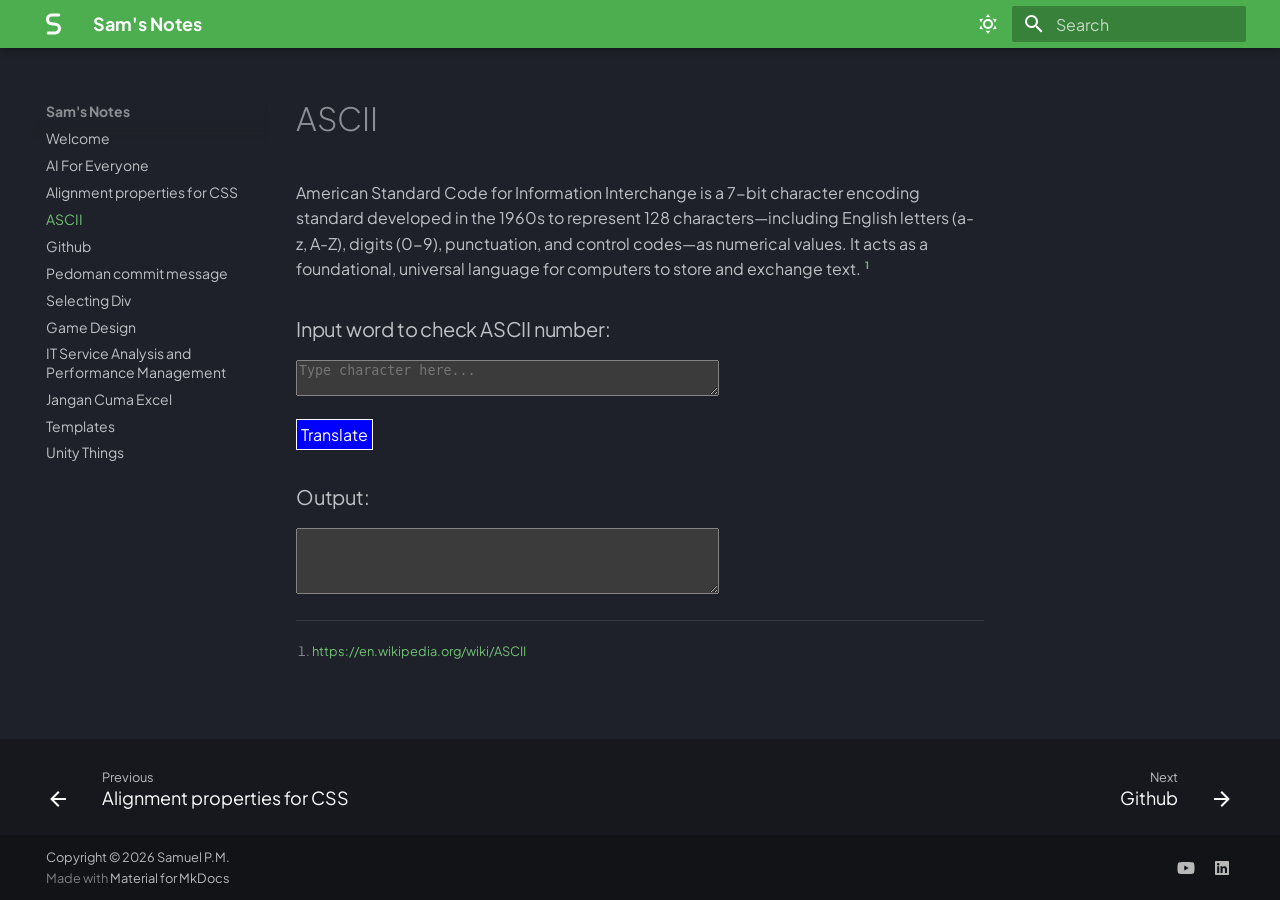
<file: ascii/index.html>
<!DOCTYPE html><html lang="en" class="no-js"><head>
    
      <meta charset="utf-8">
      <meta name="viewport" content="width=device-width,initial-scale=1">
      
      
      
        <link rel="canonical" href="https://sitename.example/ascii/">
      
      
        <link rel="prev" href="../alignmentcss/">
      
      
        <link rel="next" href="../bnewrepo/">
      
      
        
      
      
      <link rel="icon" href="../assets/logoGrey.png">
      <meta name="generator" content="mkdocs-1.6.1, mkdocs-material-9.7.7">
    
    
      
        <title>ASCII - Sam's Notes</title>
      
    
    
      <link rel="stylesheet" href="../assets/stylesheets/main.ec1eaa64.min.css">
      
        
        <link rel="stylesheet" href="../assets/stylesheets/palette.ab4e12ef.min.css">
      
      


    
    
      
    
    
      
        
        
        <link rel="preconnect" href="https://fonts.gstatic.com" crossorigin="">
        <link rel="stylesheet" href="https://fonts.googleapis.com/css?family=Plus+Jakarta+Sans:300,300i,400,400i,700,700i%7CRoboto+Mono:400,400i,700,700i&amp;display=fallback">
        <style>:root{--md-text-font:"Plus Jakarta Sans";--md-code-font:"Roboto Mono"}</style>
      
    
    
      <link rel="stylesheet" href="../stylesheets/extra.css">
    
    <script>__md_scope=new URL("..",location),__md_hash=e=>[...e].reduce(((e,_)=>(e<<5)-e+_.charCodeAt(0)),0),__md_get=(e,_=localStorage,t=__md_scope)=>JSON.parse(_.getItem(t.pathname+"."+e)),__md_set=(e,_,t=localStorage,a=__md_scope)=>{try{t.setItem(a.pathname+"."+e,JSON.stringify(_))}catch(e){}}</script>
    
      

    
    
  <link href="../assets/stylesheets/glightbox.min.css" rel="stylesheet"><script src="../assets/javascripts/glightbox.min.js"></script><style id="glightbox-style">
            html.glightbox-open { overflow: initial; height: 100%; }
            .gslide-title { margin-top: 0px; user-select: text; }
            .gslide-desc { color: #666; user-select: text; }
            .gslide-image img { background: white; }
            .gscrollbar-fixer { padding-right: 15px; }
            .gdesc-inner { font-size: 0.75rem; }
            body[data-md-color-scheme="slate"] .gdesc-inner { background: var(--md-default-bg-color); }
            body[data-md-color-scheme="slate"] .gslide-title { color: var(--md-default-fg-color); }
            body[data-md-color-scheme="slate"] .gslide-desc { color: var(--md-default-fg-color); }
        </style></head>
  
  
    
    
      
    
    
    
    
    <body dir="ltr" data-md-color-scheme="slate" data-md-color-primary="green" data-md-color-accent="deep-purple">
  
    
    <input class="md-toggle" data-md-toggle="drawer" type="checkbox" id="__drawer" autocomplete="off">
    <input class="md-toggle" data-md-toggle="search" type="checkbox" id="__search" autocomplete="off">
    <label class="md-overlay" for="__drawer"></label>
    <div data-md-component="skip">
      
        
        <a href="#ascii" class="md-skip">
          Skip to content
        </a>
      
    </div>
    <div data-md-component="announce">
      
    </div>
    
    
      

  

<header class="md-header md-header--shadow" data-md-component="header">
  <nav class="md-header__inner md-grid" aria-label="Header">
    <a href=".." title="Sam's Notes" class="md-header__button md-logo" aria-label="Sam's Notes" data-md-component="logo">
      
  
  <svg xmlns="http://www.w3.org/2000/svg" viewBox="0 0 320 512"><!--! Font Awesome Free 7.1.0 by @fontawesome - https://fontawesome.com License - https://fontawesome.com/license/free (Icons: CC BY 4.0, Fonts: SIL OFL 1.1, Code: MIT License) Copyright 2025 Fonticons, Inc.--><path d="M0 157.5C0 88.2 56.2 32 125.5 32H272c17.7 0 32 14.3 32 32s-14.3 32-32 32H125.5c-34 0-61.5 27.5-61.5 61.5 0 31 23.1 57.2 53.9 61l92.2 11.5c62.8 7.9 109.9 61.2 109.9 124.5 0 69.3-56.2 125.5-125.5 125.5H48c-17.7 0-32-14.3-32-32s14.3-32 32-32h146.5c34 0 61.5-27.5 61.5-61.5 0-31-23.1-57.2-53.9-61L109.9 282C47.1 274.1 0 220.8 0 157.5"></path></svg>

    </a>
    <label class="md-header__button md-icon" for="__drawer">
      
      <svg xmlns="http://www.w3.org/2000/svg" viewBox="0 0 24 24"><path d="M3 6h18v2H3zm0 5h18v2H3zm0 5h18v2H3z"></path></svg>
    </label>
    <div class="md-header__title" data-md-component="header-title">
      <div class="md-header__ellipsis">
        <div class="md-header__topic">
          <span class="md-ellipsis">
            Sam's Notes
          </span>
        </div>
        <div class="md-header__topic" data-md-component="header-topic">
          <span class="md-ellipsis">
            
              ASCII
            
          </span>
        </div>
      </div>
    </div>
    
      
        <form class="md-header__option" data-md-component="palette">
  
    
    
    
    <input class="md-option" data-md-color-media="" data-md-color-scheme="slate" data-md-color-primary="green" data-md-color-accent="deep-purple" aria-label="Dark mode" type="radio" name="__palette" id="__palette_0">
    
      <label class="md-header__button md-icon" title="Dark mode" for="__palette_1" hidden="">
        <svg xmlns="http://www.w3.org/2000/svg" viewBox="0 0 24 24"><path d="M12 7a5 5 0 0 1 5 5 5 5 0 0 1-5 5 5 5 0 0 1-5-5 5 5 0 0 1 5-5m0 2a3 3 0 0 0-3 3 3 3 0 0 0 3 3 3 3 0 0 0 3-3 3 3 0 0 0-3-3m0-7 2.39 3.42C13.65 5.15 12.84 5 12 5s-1.65.15-2.39.42zM3.34 7l4.16-.35A7.2 7.2 0 0 0 5.94 8.5c-.44.74-.69 1.5-.83 2.29zm.02 10 1.76-3.77a7.131 7.131 0 0 0 2.38 4.14zM20.65 7l-1.77 3.79a7.02 7.02 0 0 0-2.38-4.15zm-.01 10-4.14.36c.59-.51 1.12-1.14 1.54-1.86.42-.73.69-1.5.83-2.29zM12 22l-2.41-3.44c.74.27 1.55.44 2.41.44.82 0 1.63-.17 2.37-.44z"></path></svg>
      </label>
    
  
    
    
    
    <input class="md-option" data-md-color-media="" data-md-color-scheme="default" data-md-color-primary="blue" data-md-color-accent="deep-orange" aria-label="Light mode" type="radio" name="__palette" id="__palette_1">
    
      <label class="md-header__button md-icon" title="Light mode" for="__palette_0" hidden="">
        <svg xmlns="http://www.w3.org/2000/svg" viewBox="0 0 24 24"><path d="m17.75 4.09-2.53 1.94.91 3.06-2.63-1.81-2.63 1.81.91-3.06-2.53-1.94L12.44 4l1.06-3 1.06 3zm3.5 6.91-1.64 1.25.59 1.98-1.7-1.17-1.7 1.17.59-1.98L15.75 11l2.06-.05L18.5 9l.69 1.95zm-2.28 4.95c.83-.08 1.72 1.1 1.19 1.85-.32.45-.66.87-1.08 1.27C15.17 23 8.84 23 4.94 19.07c-3.91-3.9-3.91-10.24 0-14.14.4-.4.82-.76 1.27-1.08.75-.53 1.93.36 1.85 1.19-.27 2.86.69 5.83 2.89 8.02a9.96 9.96 0 0 0 8.02 2.89m-1.64 2.02a12.08 12.08 0 0 1-7.8-3.47c-2.17-2.19-3.33-5-3.49-7.82-2.81 3.14-2.7 7.96.31 10.98 3.02 3.01 7.84 3.12 10.98.31"></path></svg>
      </label>
    
  
</form>
      
    
    
      <script>var palette=__md_get("__palette");if(palette&&palette.color){if("(prefers-color-scheme)"===palette.color.media){var media=matchMedia("(prefers-color-scheme: light)"),input=document.querySelector(media.matches?"[data-md-color-media='(prefers-color-scheme: light)']":"[data-md-color-media='(prefers-color-scheme: dark)']");palette.color.media=input.getAttribute("data-md-color-media"),palette.color.scheme=input.getAttribute("data-md-color-scheme"),palette.color.primary=input.getAttribute("data-md-color-primary"),palette.color.accent=input.getAttribute("data-md-color-accent")}for(var[key,value]of Object.entries(palette.color))document.body.setAttribute("data-md-color-"+key,value)}</script>
    
    
    
      
      
        <label class="md-header__button md-icon" for="__search">
          
          <svg xmlns="http://www.w3.org/2000/svg" viewBox="0 0 24 24"><path d="M9.5 3A6.5 6.5 0 0 1 16 9.5c0 1.61-.59 3.09-1.56 4.23l.27.27h.79l5 5-1.5 1.5-5-5v-.79l-.27-.27A6.52 6.52 0 0 1 9.5 16 6.5 6.5 0 0 1 3 9.5 6.5 6.5 0 0 1 9.5 3m0 2C7 5 5 7 5 9.5S7 14 9.5 14 14 12 14 9.5 12 5 9.5 5"></path></svg>
        </label>
        <div class="md-search" data-md-component="search" role="dialog">
  <label class="md-search__overlay" for="__search"></label>
  <div class="md-search__inner" role="search">
    <form class="md-search__form" name="search">
      <input type="text" class="md-search__input" name="query" aria-label="Search" placeholder="Search" autocapitalize="off" autocorrect="off" autocomplete="off" spellcheck="false" data-md-component="search-query" required="">
      <label class="md-search__icon md-icon" for="__search">
        
        <svg xmlns="http://www.w3.org/2000/svg" viewBox="0 0 24 24"><path d="M9.5 3A6.5 6.5 0 0 1 16 9.5c0 1.61-.59 3.09-1.56 4.23l.27.27h.79l5 5-1.5 1.5-5-5v-.79l-.27-.27A6.52 6.52 0 0 1 9.5 16 6.5 6.5 0 0 1 3 9.5 6.5 6.5 0 0 1 9.5 3m0 2C7 5 5 7 5 9.5S7 14 9.5 14 14 12 14 9.5 12 5 9.5 5"></path></svg>
        
        <svg xmlns="http://www.w3.org/2000/svg" viewBox="0 0 24 24"><path d="M20 11v2H8l5.5 5.5-1.42 1.42L4.16 12l7.92-7.92L13.5 5.5 8 11z"></path></svg>
      </label>
      <nav class="md-search__options" aria-label="Search">
        
        <button type="reset" class="md-search__icon md-icon" title="Clear" aria-label="Clear" tabindex="-1">
          
          <svg xmlns="http://www.w3.org/2000/svg" viewBox="0 0 24 24"><path d="M19 6.41 17.59 5 12 10.59 6.41 5 5 6.41 10.59 12 5 17.59 6.41 19 12 13.41 17.59 19 19 17.59 13.41 12z"></path></svg>
        </button>
      </nav>
      
    </form>
    <div class="md-search__output">
      <div class="md-search__scrollwrap" tabindex="0" data-md-scrollfix="">
        <div class="md-search-result" data-md-component="search-result">
          <div class="md-search-result__meta">
            Initializing search
          </div>
          <ol class="md-search-result__list" role="presentation"></ol>
        </div>
      </div>
    </div>
  </div>
</div>
      
    
    
  </nav>
  
</header>
    
    <div class="md-container" data-md-component="container">
      
      
        
          
        
      
      <main class="md-main" data-md-component="main">
        <div class="md-main__inner md-grid">
          
            
              
              <div class="md-sidebar md-sidebar--primary" data-md-component="sidebar" data-md-type="navigation">
                <div class="md-sidebar__scrollwrap">
                  <div class="md-sidebar__inner">
                    



<nav class="md-nav md-nav--primary" aria-label="Navigation" data-md-level="0">
  <label class="md-nav__title" for="__drawer">
    <a href=".." title="Sam's Notes" class="md-nav__button md-logo" aria-label="Sam's Notes" data-md-component="logo">
      
  
  <svg xmlns="http://www.w3.org/2000/svg" viewBox="0 0 320 512"><!--! Font Awesome Free 7.1.0 by @fontawesome - https://fontawesome.com License - https://fontawesome.com/license/free (Icons: CC BY 4.0, Fonts: SIL OFL 1.1, Code: MIT License) Copyright 2025 Fonticons, Inc.--><path d="M0 157.5C0 88.2 56.2 32 125.5 32H272c17.7 0 32 14.3 32 32s-14.3 32-32 32H125.5c-34 0-61.5 27.5-61.5 61.5 0 31 23.1 57.2 53.9 61l92.2 11.5c62.8 7.9 109.9 61.2 109.9 124.5 0 69.3-56.2 125.5-125.5 125.5H48c-17.7 0-32-14.3-32-32s14.3-32 32-32h146.5c34 0 61.5-27.5 61.5-61.5 0-31-23.1-57.2-53.9-61L109.9 282C47.1 274.1 0 220.8 0 157.5"></path></svg>

    </a>
    Sam's Notes
  </label>
  
  <ul class="md-nav__list" data-md-scrollfix="">
    
      
      
  
  
  
  
    <li class="md-nav__item">
      <a href=".." class="md-nav__link">
        
  
  
  <span class="md-ellipsis">
    
  
    Welcome
  

    
  </span>
  
  

      </a>
    </li>
  

    
      
      
  
  
  
  
    <li class="md-nav__item">
      <a href="../ai/" class="md-nav__link">
        
  
  
  <span class="md-ellipsis">
    
  
    AI For Everyone
  

    
  </span>
  
  

      </a>
    </li>
  

    
      
      
  
  
  
  
    <li class="md-nav__item">
      <a href="../alignmentcss/" class="md-nav__link">
        
  
  
  <span class="md-ellipsis">
    
  
    Alignment properties for CSS
  

    
  </span>
  
  

      </a>
    </li>
  

    
      
      
  
  
    
  
  
  
    <li class="md-nav__item md-nav__item--active">
      
      <input class="md-nav__toggle md-toggle" type="checkbox" id="__toc">
      
      
        
      
      
      <a href="./" class="md-nav__link md-nav__link--active">
        
  
  
  <span class="md-ellipsis">
    
  
    ASCII
  

    
  </span>
  
  

      </a>
      
    </li>
  

    
      
      
  
  
  
  
    <li class="md-nav__item">
      <a href="../bnewrepo/" class="md-nav__link">
        
  
  
  <span class="md-ellipsis">
    
  
    Github
  

    
  </span>
  
  

      </a>
    </li>
  

    
      
      
  
  
  
  
    <li class="md-nav__item">
      <a href="../commit-m/" class="md-nav__link">
        
  
  
  <span class="md-ellipsis">
    
  
    Pedoman commit message
  

    
  </span>
  
  

      </a>
    </li>
  

    
      
      
  
  
  
  
    <li class="md-nav__item">
      <a href="../divselect/" class="md-nav__link">
        
  
  
  <span class="md-ellipsis">
    
  
    Selecting Div
  

    
  </span>
  
  

      </a>
    </li>
  

    
      
      
  
  
  
  
    <li class="md-nav__item">
      <a href="../gamedesign/" class="md-nav__link">
        
  
  
  <span class="md-ellipsis">
    
  
    Game Design
  

    
  </span>
  
  

      </a>
    </li>
  

    
      
      
  
  
  
  
    <li class="md-nav__item">
      <a href="../itinfra/" class="md-nav__link">
        
  
  
  <span class="md-ellipsis">
    
  
    IT Service Analysis and Performance Management
  

    
  </span>
  
  

      </a>
    </li>
  

    
      
      
  
  
  
  
    <li class="md-nav__item">
      <a href="../supplychain/" class="md-nav__link">
        
  
  
  <span class="md-ellipsis">
    
  
    Jangan Cuma Excel
  

    
  </span>
  
  

      </a>
    </li>
  

    
      
      
  
  
  
  
    <li class="md-nav__item">
      <a href="../template/" class="md-nav__link">
        
  
  
  <span class="md-ellipsis">
    
  
    Templates
  

    
  </span>
  
  

      </a>
    </li>
  

    
      
      
  
  
  
  
    <li class="md-nav__item">
      <a href="../unitything/" class="md-nav__link">
        
  
  
  <span class="md-ellipsis">
    
  
    Unity Things
  

    
  </span>
  
  

      </a>
    </li>
  

    
  </ul>
</nav>
                  </div>
                </div>
              </div>
            
            
              
              <div class="md-sidebar md-sidebar--secondary" data-md-component="sidebar" data-md-type="toc">
                <div class="md-sidebar__scrollwrap">
                  <div class="md-sidebar__inner">
                    

<nav class="md-nav md-nav--secondary" aria-label="Table of contents">
  
  
  
    
  
  
</nav>
                  </div>
                </div>
              </div>
            
          
          
            <div class="md-content" data-md-component="content">
              
              <article class="md-content__inner md-typeset">
                
                  



<h1 id="ascii">ASCII</h1>
<p>American Standard Code for Information Interchange is a 7-bit character encoding standard developed in the 1960s to represent 128 characters—including English letters (a-z, A-Z), digits (0-9), punctuation, and control codes—as numerical values. It acts as a foundational, universal language for computers to store and exchange text. <sup id="fnref:1"><a class="footnote-ref" href="#fn:1">1</a></sup></p>
<h3>Input word to check ASCII number:</h3>
<textarea id="input" name="input" placeholder="Type character here..." cols="50"></textarea>
<p><button onclick="changeAscii()" style="border: 1px solid white; padding:4px; color: white;background-color: blue">Translate</button></p>
<h3>Output:</h3>
<textarea id="outputText" rows="4" cols="50" readonly=""></textarea>

<script>
    function changeAscii() {
        let text = document.getElementById('input').value;
        let asciied = "";
        for (let i = 0; i < text.length; i++) {
            asciied += (`Character: ${text[i]}, ASCII: ${text.charCodeAt(i)}\n`);
        }
        document.getElementById('outputText').value = asciied;
    }
</script>

<div class="footnote">
<hr>
<ol>
<li id="fn:1">
<p><a href="https://en.wikipedia.org/wiki/ASCII">https://en.wikipedia.org/wiki/ASCII</a>&nbsp;<a class="footnote-backref" href="#fnref:1" title="Jump back to footnote 1 in the text">↩</a></p>
</li>
</ol>
</div>












                
              </article>
            </div>
          
          
<script>var target=document.getElementById(location.hash.slice(1));target&&target.name&&(target.checked=target.name.startsWith("__tabbed_"))</script>
        </div>
        
      </main>
      
        <footer class="md-footer">
  
    
      
      <nav class="md-footer__inner md-grid" aria-label="Footer">
        
          
          <a href="../alignmentcss/" class="md-footer__link md-footer__link--prev" aria-label="Previous: Alignment properties for CSS">
            <div class="md-footer__button md-icon">
              
              <svg xmlns="http://www.w3.org/2000/svg" viewBox="0 0 24 24"><path d="M20 11v2H8l5.5 5.5-1.42 1.42L4.16 12l7.92-7.92L13.5 5.5 8 11z"></path></svg>
            </div>
            <div class="md-footer__title">
              <span class="md-footer__direction">
                Previous
              </span>
              <div class="md-ellipsis">
                Alignment properties for CSS
              </div>
            </div>
          </a>
        
        
          
          <a href="../bnewrepo/" class="md-footer__link md-footer__link--next" aria-label="Next: Github">
            <div class="md-footer__title">
              <span class="md-footer__direction">
                Next
              </span>
              <div class="md-ellipsis">
                Github
              </div>
            </div>
            <div class="md-footer__button md-icon">
              
              <svg xmlns="http://www.w3.org/2000/svg" viewBox="0 0 24 24"><path d="M4 11v2h12l-5.5 5.5 1.42 1.42L19.84 12l-7.92-7.92L10.5 5.5 16 11z"></path></svg>
            </div>
          </a>
        
      </nav>
    
  
  <div class="md-footer-meta md-typeset">
    <div class="md-footer-meta__inner md-grid">
      <div class="md-copyright">
  
    <div class="md-copyright__highlight">
      Copyright © 2026 Samuel P.M.
    </div>
  
  
    Made with
    <a href="https://squidfunk.github.io/mkdocs-material/" target="_blank" rel="noopener">
      Material for MkDocs
    </a>
  
</div>
      
        
<div class="md-social">
  
    
    
    
    
      
      
    
    <a href="https://youtube.com/@" target="_blank" rel="noopener" title="youtube.com" class="md-social__link">
      <svg xmlns="http://www.w3.org/2000/svg" viewBox="0 0 576 512"><!--! Font Awesome Free 7.1.0 by @fontawesome - https://fontawesome.com License - https://fontawesome.com/license/free (Icons: CC BY 4.0, Fonts: SIL OFL 1.1, Code: MIT License) Copyright 2025 Fonticons, Inc.--><path d="M549.7 124.1c-6.2-23.7-24.8-42.3-48.3-48.6C458.9 64 288.1 64 288.1 64S117.3 64 74.7 75.5c-23.5 6.3-42 24.9-48.3 48.6C15 167 15 256.4 15 256.4s0 89.4 11.4 132.3c6.3 23.6 24.8 41.5 48.3 47.8C117.3 448 288.1 448 288.1 448s170.8 0 213.4-11.5c23.5-6.3 42-24.2 48.3-47.8 11.4-42.9 11.4-132.3 11.4-132.3s0-89.4-11.4-132.3zM232.2 337.6V175.2l142.7 81.2z"></path></svg>
    </a>
  
    
    
    
    
      
      
    
    <a href="https://linkedin.com/in/" target="_blank" rel="noopener" title="linkedin.com" class="md-social__link">
      <svg xmlns="http://www.w3.org/2000/svg" viewBox="0 0 448 512"><!--! Font Awesome Free 7.1.0 by @fontawesome - https://fontawesome.com License - https://fontawesome.com/license/free (Icons: CC BY 4.0, Fonts: SIL OFL 1.1, Code: MIT License) Copyright 2025 Fonticons, Inc.--><path d="M416 32H31.9C14.3 32 0 46.5 0 64.3v383.4C0 465.5 14.3 480 31.9 480H416c17.6 0 32-14.5 32-32.3V64.3c0-17.8-14.4-32.3-32-32.3M135.4 416H69V202.2h66.5V416zM102.2 96a38.5 38.5 0 1 1 0 77 38.5 38.5 0 1 1 0-77m282.1 320h-66.4V312c0-24.8-.5-56.7-34.5-56.7-34.6 0-39.9 27-39.9 54.9V416h-66.4V202.2h63.7v29.2h.9c8.9-16.8 30.6-34.5 62.9-34.5 67.2 0 79.7 44.3 79.7 101.9z"></path></svg>
    </a>
  
</div>
      
    </div>
  </div>
</footer>
      
    </div>
    <div class="md-dialog" data-md-component="dialog">
      <div class="md-dialog__inner md-typeset"></div>
    </div>
    
    
    
      
      
      <script id="__config" type="application/json">{"annotate": null, "base": "..", "features": ["navigation.footer"], "search": "../assets/javascripts/workers/search.2c215733.min.js", "tags": null, "translations": {"clipboard.copied": "Copied to clipboard", "clipboard.copy": "Copy to clipboard", "search.result.more.one": "1 more on this page", "search.result.more.other": "# more on this page", "search.result.none": "No matching documents", "search.result.one": "1 matching document", "search.result.other": "# matching documents", "search.result.placeholder": "Type to start searching", "search.result.term.missing": "Missing", "select.version": "Select version"}, "version": null}</script>
    
    
      <script src="../assets/javascripts/bundle.d7400e89.min.js"></script>
      
    
  
<script id="init-glightbox">const lightbox = GLightbox({"touchNavigation": true, "loop": false, "zoomable": true, "draggable": true, "openEffect": "zoom", "closeEffect": "zoom", "slideEffect": "slide"});
document$.subscribe(()=>{ lightbox.reload(); });
</script></body></html>
</file>
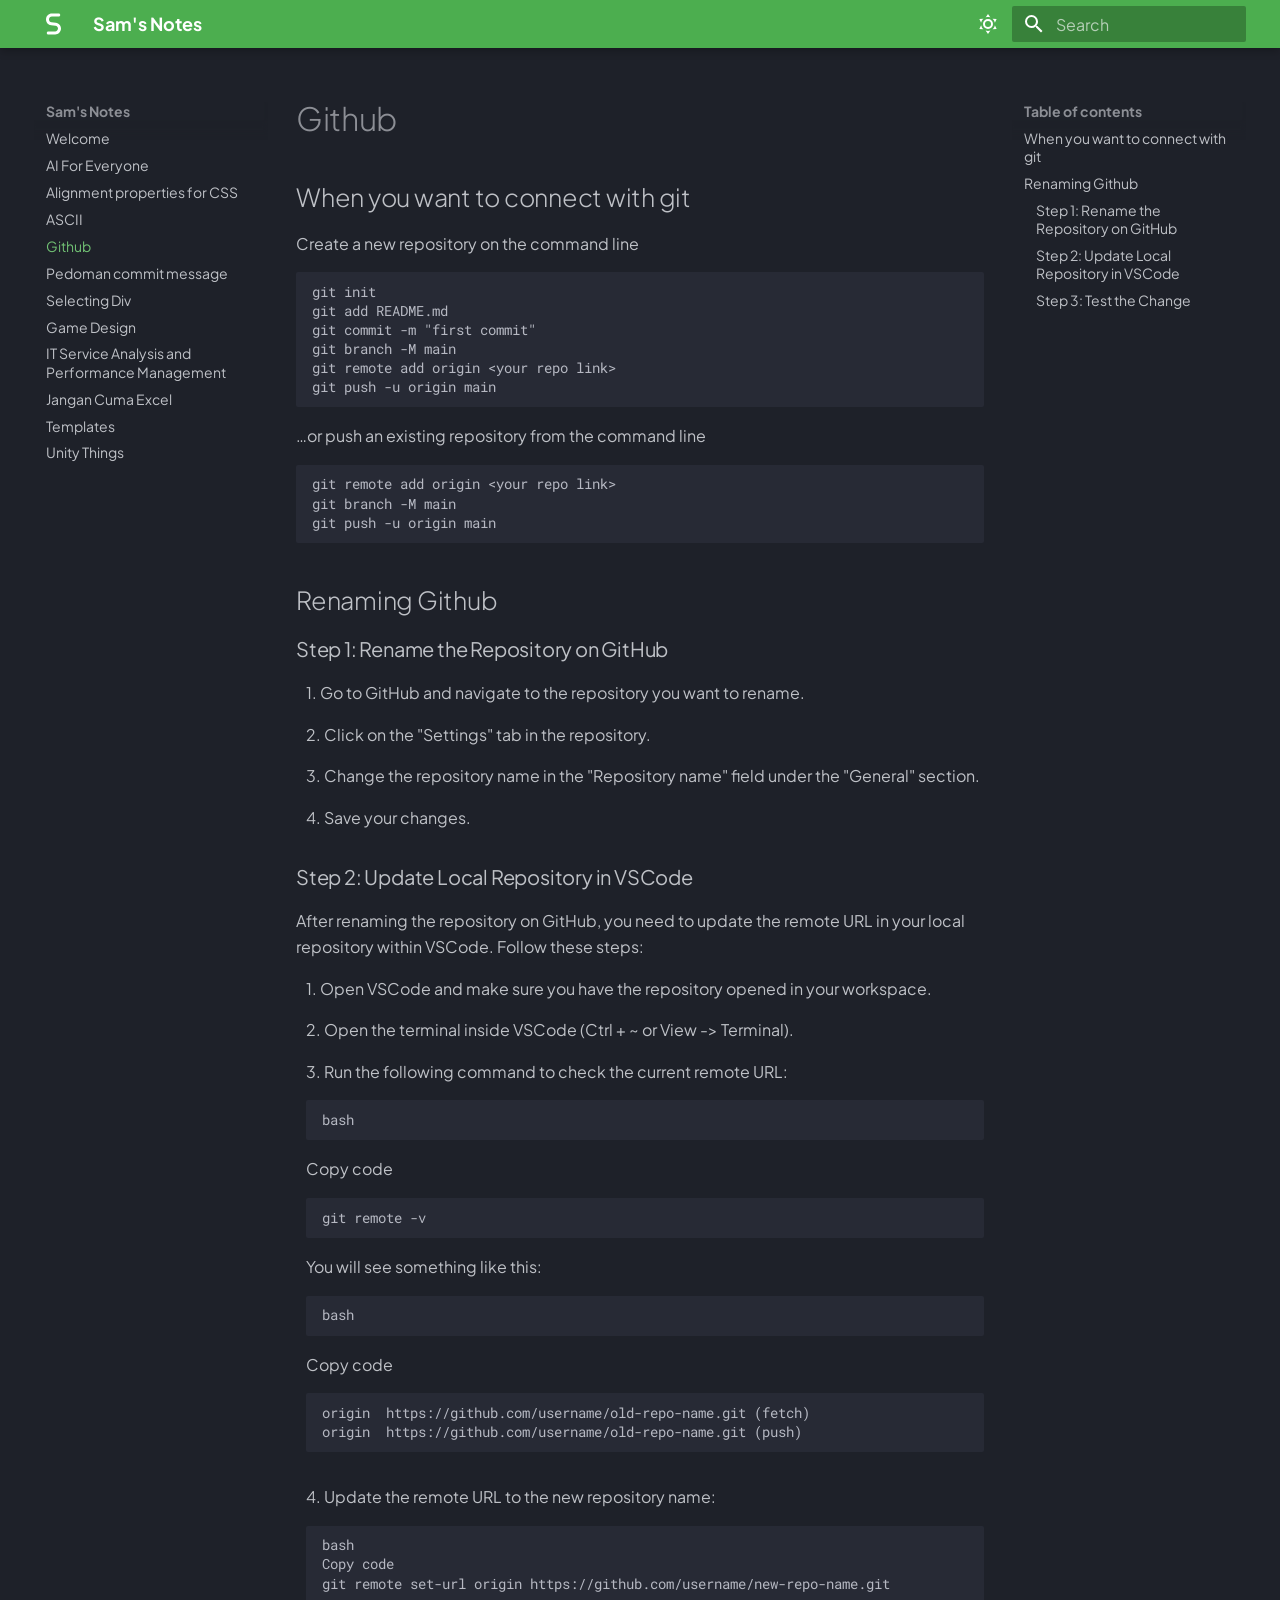
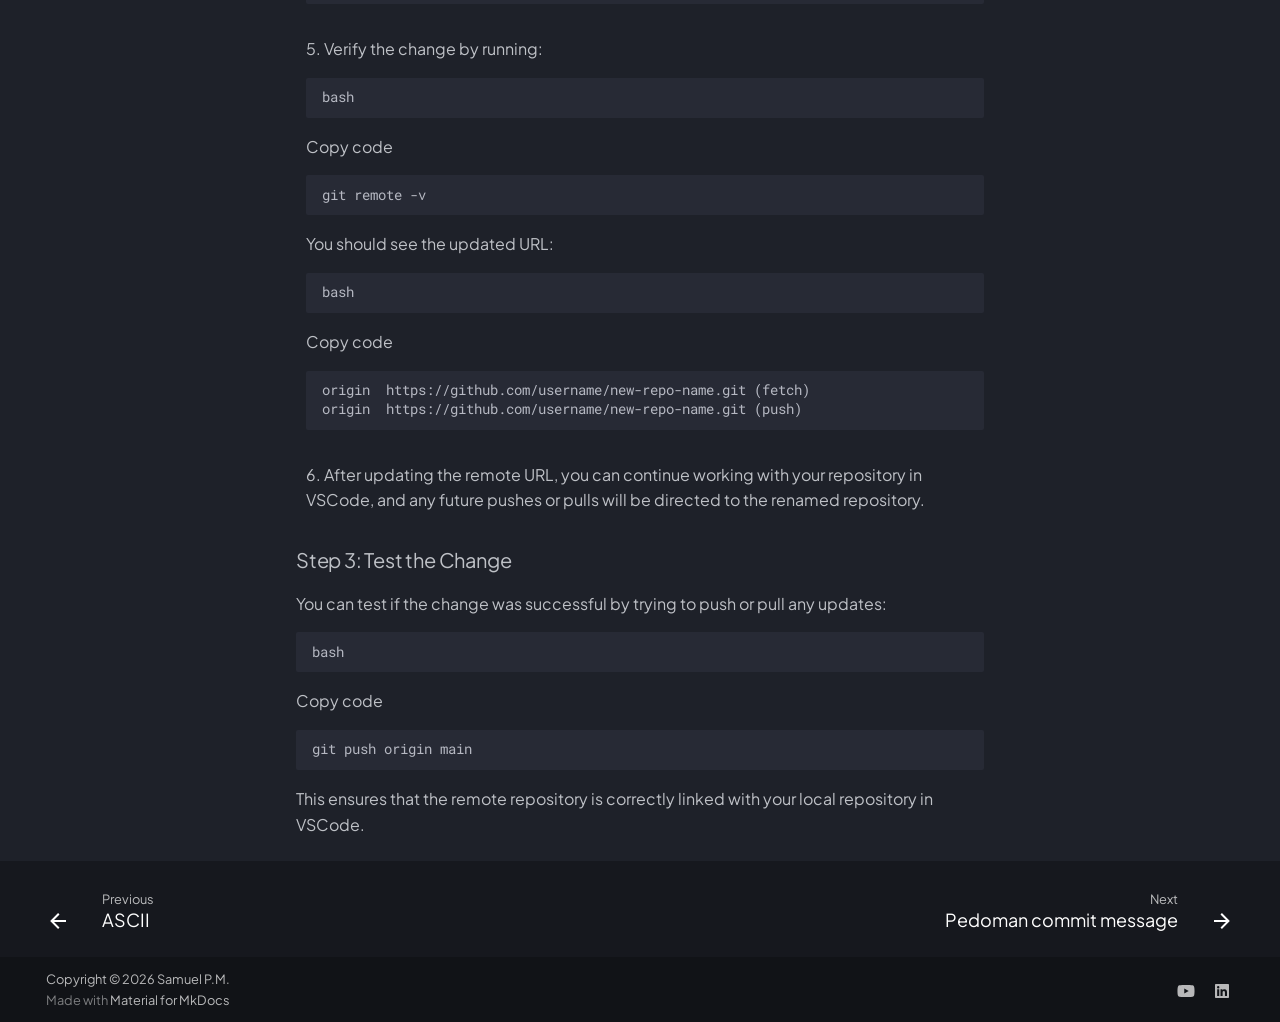
<file: bnewrepo/index.html>
<!DOCTYPE html><html lang="en" class="no-js"><head>
    
      <meta charset="utf-8">
      <meta name="viewport" content="width=device-width,initial-scale=1">
      
      
      
        <link rel="canonical" href="https://sitename.example/bnewrepo/">
      
      
        <link rel="prev" href="../ascii/">
      
      
        <link rel="next" href="../commit-m/">
      
      
        
      
      
      <link rel="icon" href="../assets/logoGrey.png">
      <meta name="generator" content="mkdocs-1.6.1, mkdocs-material-9.7.7">
    
    
      
        <title>Github - Sam's Notes</title>
      
    
    
      <link rel="stylesheet" href="../assets/stylesheets/main.ec1eaa64.min.css">
      
        
        <link rel="stylesheet" href="../assets/stylesheets/palette.ab4e12ef.min.css">
      
      


    
    
      
    
    
      
        
        
        <link rel="preconnect" href="https://fonts.gstatic.com" crossorigin="">
        <link rel="stylesheet" href="https://fonts.googleapis.com/css?family=Plus+Jakarta+Sans:300,300i,400,400i,700,700i%7CRoboto+Mono:400,400i,700,700i&amp;display=fallback">
        <style>:root{--md-text-font:"Plus Jakarta Sans";--md-code-font:"Roboto Mono"}</style>
      
    
    
      <link rel="stylesheet" href="../stylesheets/extra.css">
    
    <script>__md_scope=new URL("..",location),__md_hash=e=>[...e].reduce(((e,_)=>(e<<5)-e+_.charCodeAt(0)),0),__md_get=(e,_=localStorage,t=__md_scope)=>JSON.parse(_.getItem(t.pathname+"."+e)),__md_set=(e,_,t=localStorage,a=__md_scope)=>{try{t.setItem(a.pathname+"."+e,JSON.stringify(_))}catch(e){}}</script>
    
      

    
    
  <link href="../assets/stylesheets/glightbox.min.css" rel="stylesheet"><script src="../assets/javascripts/glightbox.min.js"></script><style id="glightbox-style">
            html.glightbox-open { overflow: initial; height: 100%; }
            .gslide-title { margin-top: 0px; user-select: text; }
            .gslide-desc { color: #666; user-select: text; }
            .gslide-image img { background: white; }
            .gscrollbar-fixer { padding-right: 15px; }
            .gdesc-inner { font-size: 0.75rem; }
            body[data-md-color-scheme="slate"] .gdesc-inner { background: var(--md-default-bg-color); }
            body[data-md-color-scheme="slate"] .gslide-title { color: var(--md-default-fg-color); }
            body[data-md-color-scheme="slate"] .gslide-desc { color: var(--md-default-fg-color); }
        </style></head>
  
  
    
    
      
    
    
    
    
    <body dir="ltr" data-md-color-scheme="slate" data-md-color-primary="green" data-md-color-accent="deep-purple">
  
    
    <input class="md-toggle" data-md-toggle="drawer" type="checkbox" id="__drawer" autocomplete="off">
    <input class="md-toggle" data-md-toggle="search" type="checkbox" id="__search" autocomplete="off">
    <label class="md-overlay" for="__drawer"></label>
    <div data-md-component="skip">
      
        
        <a href="#github" class="md-skip">
          Skip to content
        </a>
      
    </div>
    <div data-md-component="announce">
      
    </div>
    
    
      

  

<header class="md-header md-header--shadow" data-md-component="header">
  <nav class="md-header__inner md-grid" aria-label="Header">
    <a href=".." title="Sam's Notes" class="md-header__button md-logo" aria-label="Sam's Notes" data-md-component="logo">
      
  
  <svg xmlns="http://www.w3.org/2000/svg" viewBox="0 0 320 512"><!--! Font Awesome Free 7.1.0 by @fontawesome - https://fontawesome.com License - https://fontawesome.com/license/free (Icons: CC BY 4.0, Fonts: SIL OFL 1.1, Code: MIT License) Copyright 2025 Fonticons, Inc.--><path d="M0 157.5C0 88.2 56.2 32 125.5 32H272c17.7 0 32 14.3 32 32s-14.3 32-32 32H125.5c-34 0-61.5 27.5-61.5 61.5 0 31 23.1 57.2 53.9 61l92.2 11.5c62.8 7.9 109.9 61.2 109.9 124.5 0 69.3-56.2 125.5-125.5 125.5H48c-17.7 0-32-14.3-32-32s14.3-32 32-32h146.5c34 0 61.5-27.5 61.5-61.5 0-31-23.1-57.2-53.9-61L109.9 282C47.1 274.1 0 220.8 0 157.5"></path></svg>

    </a>
    <label class="md-header__button md-icon" for="__drawer">
      
      <svg xmlns="http://www.w3.org/2000/svg" viewBox="0 0 24 24"><path d="M3 6h18v2H3zm0 5h18v2H3zm0 5h18v2H3z"></path></svg>
    </label>
    <div class="md-header__title" data-md-component="header-title">
      <div class="md-header__ellipsis">
        <div class="md-header__topic">
          <span class="md-ellipsis">
            Sam's Notes
          </span>
        </div>
        <div class="md-header__topic" data-md-component="header-topic">
          <span class="md-ellipsis">
            
              Github
            
          </span>
        </div>
      </div>
    </div>
    
      
        <form class="md-header__option" data-md-component="palette">
  
    
    
    
    <input class="md-option" data-md-color-media="" data-md-color-scheme="slate" data-md-color-primary="green" data-md-color-accent="deep-purple" aria-label="Dark mode" type="radio" name="__palette" id="__palette_0">
    
      <label class="md-header__button md-icon" title="Dark mode" for="__palette_1" hidden="">
        <svg xmlns="http://www.w3.org/2000/svg" viewBox="0 0 24 24"><path d="M12 7a5 5 0 0 1 5 5 5 5 0 0 1-5 5 5 5 0 0 1-5-5 5 5 0 0 1 5-5m0 2a3 3 0 0 0-3 3 3 3 0 0 0 3 3 3 3 0 0 0 3-3 3 3 0 0 0-3-3m0-7 2.39 3.42C13.65 5.15 12.84 5 12 5s-1.65.15-2.39.42zM3.34 7l4.16-.35A7.2 7.2 0 0 0 5.94 8.5c-.44.74-.69 1.5-.83 2.29zm.02 10 1.76-3.77a7.131 7.131 0 0 0 2.38 4.14zM20.65 7l-1.77 3.79a7.02 7.02 0 0 0-2.38-4.15zm-.01 10-4.14.36c.59-.51 1.12-1.14 1.54-1.86.42-.73.69-1.5.83-2.29zM12 22l-2.41-3.44c.74.27 1.55.44 2.41.44.82 0 1.63-.17 2.37-.44z"></path></svg>
      </label>
    
  
    
    
    
    <input class="md-option" data-md-color-media="" data-md-color-scheme="default" data-md-color-primary="blue" data-md-color-accent="deep-orange" aria-label="Light mode" type="radio" name="__palette" id="__palette_1">
    
      <label class="md-header__button md-icon" title="Light mode" for="__palette_0" hidden="">
        <svg xmlns="http://www.w3.org/2000/svg" viewBox="0 0 24 24"><path d="m17.75 4.09-2.53 1.94.91 3.06-2.63-1.81-2.63 1.81.91-3.06-2.53-1.94L12.44 4l1.06-3 1.06 3zm3.5 6.91-1.64 1.25.59 1.98-1.7-1.17-1.7 1.17.59-1.98L15.75 11l2.06-.05L18.5 9l.69 1.95zm-2.28 4.95c.83-.08 1.72 1.1 1.19 1.85-.32.45-.66.87-1.08 1.27C15.17 23 8.84 23 4.94 19.07c-3.91-3.9-3.91-10.24 0-14.14.4-.4.82-.76 1.27-1.08.75-.53 1.93.36 1.85 1.19-.27 2.86.69 5.83 2.89 8.02a9.96 9.96 0 0 0 8.02 2.89m-1.64 2.02a12.08 12.08 0 0 1-7.8-3.47c-2.17-2.19-3.33-5-3.49-7.82-2.81 3.14-2.7 7.96.31 10.98 3.02 3.01 7.84 3.12 10.98.31"></path></svg>
      </label>
    
  
</form>
      
    
    
      <script>var palette=__md_get("__palette");if(palette&&palette.color){if("(prefers-color-scheme)"===palette.color.media){var media=matchMedia("(prefers-color-scheme: light)"),input=document.querySelector(media.matches?"[data-md-color-media='(prefers-color-scheme: light)']":"[data-md-color-media='(prefers-color-scheme: dark)']");palette.color.media=input.getAttribute("data-md-color-media"),palette.color.scheme=input.getAttribute("data-md-color-scheme"),palette.color.primary=input.getAttribute("data-md-color-primary"),palette.color.accent=input.getAttribute("data-md-color-accent")}for(var[key,value]of Object.entries(palette.color))document.body.setAttribute("data-md-color-"+key,value)}</script>
    
    
    
      
      
        <label class="md-header__button md-icon" for="__search">
          
          <svg xmlns="http://www.w3.org/2000/svg" viewBox="0 0 24 24"><path d="M9.5 3A6.5 6.5 0 0 1 16 9.5c0 1.61-.59 3.09-1.56 4.23l.27.27h.79l5 5-1.5 1.5-5-5v-.79l-.27-.27A6.52 6.52 0 0 1 9.5 16 6.5 6.5 0 0 1 3 9.5 6.5 6.5 0 0 1 9.5 3m0 2C7 5 5 7 5 9.5S7 14 9.5 14 14 12 14 9.5 12 5 9.5 5"></path></svg>
        </label>
        <div class="md-search" data-md-component="search" role="dialog">
  <label class="md-search__overlay" for="__search"></label>
  <div class="md-search__inner" role="search">
    <form class="md-search__form" name="search">
      <input type="text" class="md-search__input" name="query" aria-label="Search" placeholder="Search" autocapitalize="off" autocorrect="off" autocomplete="off" spellcheck="false" data-md-component="search-query" required="">
      <label class="md-search__icon md-icon" for="__search">
        
        <svg xmlns="http://www.w3.org/2000/svg" viewBox="0 0 24 24"><path d="M9.5 3A6.5 6.5 0 0 1 16 9.5c0 1.61-.59 3.09-1.56 4.23l.27.27h.79l5 5-1.5 1.5-5-5v-.79l-.27-.27A6.52 6.52 0 0 1 9.5 16 6.5 6.5 0 0 1 3 9.5 6.5 6.5 0 0 1 9.5 3m0 2C7 5 5 7 5 9.5S7 14 9.5 14 14 12 14 9.5 12 5 9.5 5"></path></svg>
        
        <svg xmlns="http://www.w3.org/2000/svg" viewBox="0 0 24 24"><path d="M20 11v2H8l5.5 5.5-1.42 1.42L4.16 12l7.92-7.92L13.5 5.5 8 11z"></path></svg>
      </label>
      <nav class="md-search__options" aria-label="Search">
        
        <button type="reset" class="md-search__icon md-icon" title="Clear" aria-label="Clear" tabindex="-1">
          
          <svg xmlns="http://www.w3.org/2000/svg" viewBox="0 0 24 24"><path d="M19 6.41 17.59 5 12 10.59 6.41 5 5 6.41 10.59 12 5 17.59 6.41 19 12 13.41 17.59 19 19 17.59 13.41 12z"></path></svg>
        </button>
      </nav>
      
    </form>
    <div class="md-search__output">
      <div class="md-search__scrollwrap" tabindex="0" data-md-scrollfix="">
        <div class="md-search-result" data-md-component="search-result">
          <div class="md-search-result__meta">
            Initializing search
          </div>
          <ol class="md-search-result__list" role="presentation"></ol>
        </div>
      </div>
    </div>
  </div>
</div>
      
    
    
  </nav>
  
</header>
    
    <div class="md-container" data-md-component="container">
      
      
        
          
        
      
      <main class="md-main" data-md-component="main">
        <div class="md-main__inner md-grid">
          
            
              
              <div class="md-sidebar md-sidebar--primary" data-md-component="sidebar" data-md-type="navigation">
                <div class="md-sidebar__scrollwrap">
                  <div class="md-sidebar__inner">
                    



<nav class="md-nav md-nav--primary" aria-label="Navigation" data-md-level="0">
  <label class="md-nav__title" for="__drawer">
    <a href=".." title="Sam's Notes" class="md-nav__button md-logo" aria-label="Sam's Notes" data-md-component="logo">
      
  
  <svg xmlns="http://www.w3.org/2000/svg" viewBox="0 0 320 512"><!--! Font Awesome Free 7.1.0 by @fontawesome - https://fontawesome.com License - https://fontawesome.com/license/free (Icons: CC BY 4.0, Fonts: SIL OFL 1.1, Code: MIT License) Copyright 2025 Fonticons, Inc.--><path d="M0 157.5C0 88.2 56.2 32 125.5 32H272c17.7 0 32 14.3 32 32s-14.3 32-32 32H125.5c-34 0-61.5 27.5-61.5 61.5 0 31 23.1 57.2 53.9 61l92.2 11.5c62.8 7.9 109.9 61.2 109.9 124.5 0 69.3-56.2 125.5-125.5 125.5H48c-17.7 0-32-14.3-32-32s14.3-32 32-32h146.5c34 0 61.5-27.5 61.5-61.5 0-31-23.1-57.2-53.9-61L109.9 282C47.1 274.1 0 220.8 0 157.5"></path></svg>

    </a>
    Sam's Notes
  </label>
  
  <ul class="md-nav__list" data-md-scrollfix="">
    
      
      
  
  
  
  
    <li class="md-nav__item">
      <a href=".." class="md-nav__link">
        
  
  
  <span class="md-ellipsis">
    
  
    Welcome
  

    
  </span>
  
  

      </a>
    </li>
  

    
      
      
  
  
  
  
    <li class="md-nav__item">
      <a href="../ai/" class="md-nav__link">
        
  
  
  <span class="md-ellipsis">
    
  
    AI For Everyone
  

    
  </span>
  
  

      </a>
    </li>
  

    
      
      
  
  
  
  
    <li class="md-nav__item">
      <a href="../alignmentcss/" class="md-nav__link">
        
  
  
  <span class="md-ellipsis">
    
  
    Alignment properties for CSS
  

    
  </span>
  
  

      </a>
    </li>
  

    
      
      
  
  
  
  
    <li class="md-nav__item">
      <a href="../ascii/" class="md-nav__link">
        
  
  
  <span class="md-ellipsis">
    
  
    ASCII
  

    
  </span>
  
  

      </a>
    </li>
  

    
      
      
  
  
    
  
  
  
    <li class="md-nav__item md-nav__item--active">
      
      <input class="md-nav__toggle md-toggle" type="checkbox" id="__toc">
      
      
        
      
      
        <label class="md-nav__link md-nav__link--active" for="__toc">
          
  
  
  <span class="md-ellipsis">
    
  
    Github
  

    
  </span>
  
  

          <span class="md-nav__icon md-icon"></span>
        </label>
      
      <a href="./" class="md-nav__link md-nav__link--active">
        
  
  
  <span class="md-ellipsis">
    
  
    Github
  

    
  </span>
  
  

      </a>
      
        

<nav class="md-nav md-nav--secondary" aria-label="Table of contents">
  
  
  
    
  
  
    <label class="md-nav__title" for="__toc">
      <span class="md-nav__icon md-icon"></span>
      Table of contents
    </label>
    <ul class="md-nav__list" data-md-component="toc" data-md-scrollfix="">
      
        <li class="md-nav__item">
  <a href="#when-you-want-to-connect-with-git" class="md-nav__link">
    <span class="md-ellipsis">
      
        When you want to connect with git
      
    </span>
  </a>
  
</li>
      
        <li class="md-nav__item">
  <a href="#renaming-github" class="md-nav__link">
    <span class="md-ellipsis">
      
        Renaming Github
      
    </span>
  </a>
  
    <nav class="md-nav" aria-label="Renaming Github">
      <ul class="md-nav__list">
        
          <li class="md-nav__item">
  <a href="#step-1-rename-the-repository-on-github" class="md-nav__link">
    <span class="md-ellipsis">
      
        Step 1: Rename the Repository on GitHub
      
    </span>
  </a>
  
</li>
        
          <li class="md-nav__item">
  <a href="#step-2-update-local-repository-in-vscode" class="md-nav__link">
    <span class="md-ellipsis">
      
        Step 2: Update Local Repository in VSCode
      
    </span>
  </a>
  
</li>
        
          <li class="md-nav__item">
  <a href="#step-3-test-the-change" class="md-nav__link">
    <span class="md-ellipsis">
      
        Step 3: Test the Change
      
    </span>
  </a>
  
</li>
        
      </ul>
    </nav>
  
</li>
      
    </ul>
  
</nav>
      
    </li>
  

    
      
      
  
  
  
  
    <li class="md-nav__item">
      <a href="../commit-m/" class="md-nav__link">
        
  
  
  <span class="md-ellipsis">
    
  
    Pedoman commit message
  

    
  </span>
  
  

      </a>
    </li>
  

    
      
      
  
  
  
  
    <li class="md-nav__item">
      <a href="../divselect/" class="md-nav__link">
        
  
  
  <span class="md-ellipsis">
    
  
    Selecting Div
  

    
  </span>
  
  

      </a>
    </li>
  

    
      
      
  
  
  
  
    <li class="md-nav__item">
      <a href="../gamedesign/" class="md-nav__link">
        
  
  
  <span class="md-ellipsis">
    
  
    Game Design
  

    
  </span>
  
  

      </a>
    </li>
  

    
      
      
  
  
  
  
    <li class="md-nav__item">
      <a href="../itinfra/" class="md-nav__link">
        
  
  
  <span class="md-ellipsis">
    
  
    IT Service Analysis and Performance Management
  

    
  </span>
  
  

      </a>
    </li>
  

    
      
      
  
  
  
  
    <li class="md-nav__item">
      <a href="../supplychain/" class="md-nav__link">
        
  
  
  <span class="md-ellipsis">
    
  
    Jangan Cuma Excel
  

    
  </span>
  
  

      </a>
    </li>
  

    
      
      
  
  
  
  
    <li class="md-nav__item">
      <a href="../template/" class="md-nav__link">
        
  
  
  <span class="md-ellipsis">
    
  
    Templates
  

    
  </span>
  
  

      </a>
    </li>
  

    
      
      
  
  
  
  
    <li class="md-nav__item">
      <a href="../unitything/" class="md-nav__link">
        
  
  
  <span class="md-ellipsis">
    
  
    Unity Things
  

    
  </span>
  
  

      </a>
    </li>
  

    
  </ul>
</nav>
                  </div>
                </div>
              </div>
            
            
              
              <div class="md-sidebar md-sidebar--secondary" data-md-component="sidebar" data-md-type="toc">
                <div class="md-sidebar__scrollwrap">
                  <div class="md-sidebar__inner">
                    

<nav class="md-nav md-nav--secondary" aria-label="Table of contents">
  
  
  
    
  
  
    <label class="md-nav__title" for="__toc">
      <span class="md-nav__icon md-icon"></span>
      Table of contents
    </label>
    <ul class="md-nav__list" data-md-component="toc" data-md-scrollfix="">
      
        <li class="md-nav__item">
  <a href="#when-you-want-to-connect-with-git" class="md-nav__link">
    <span class="md-ellipsis">
      
        When you want to connect with git
      
    </span>
  </a>
  
</li>
      
        <li class="md-nav__item">
  <a href="#renaming-github" class="md-nav__link">
    <span class="md-ellipsis">
      
        Renaming Github
      
    </span>
  </a>
  
    <nav class="md-nav" aria-label="Renaming Github">
      <ul class="md-nav__list">
        
          <li class="md-nav__item">
  <a href="#step-1-rename-the-repository-on-github" class="md-nav__link">
    <span class="md-ellipsis">
      
        Step 1: Rename the Repository on GitHub
      
    </span>
  </a>
  
</li>
        
          <li class="md-nav__item">
  <a href="#step-2-update-local-repository-in-vscode" class="md-nav__link">
    <span class="md-ellipsis">
      
        Step 2: Update Local Repository in VSCode
      
    </span>
  </a>
  
</li>
        
          <li class="md-nav__item">
  <a href="#step-3-test-the-change" class="md-nav__link">
    <span class="md-ellipsis">
      
        Step 3: Test the Change
      
    </span>
  </a>
  
</li>
        
      </ul>
    </nav>
  
</li>
      
    </ul>
  
</nav>
                  </div>
                </div>
              </div>
            
          
          
            <div class="md-content" data-md-component="content">
              
              <article class="md-content__inner md-typeset">
                
                  



<h1 id="github">Github</h1>
<h2 id="when-you-want-to-connect-with-git">When you want to connect with git</h2>
<p>Create a new repository on the command line</p>
<div class="language-text highlight"><pre><span></span><code><span id="__span-0-1"><a id="__codelineno-0-1" name="__codelineno-0-1" href="#__codelineno-0-1"></a>git init
</span><span id="__span-0-2"><a id="__codelineno-0-2" name="__codelineno-0-2" href="#__codelineno-0-2"></a>git add README.md
</span><span id="__span-0-3"><a id="__codelineno-0-3" name="__codelineno-0-3" href="#__codelineno-0-3"></a>git commit -m "first commit"
</span><span id="__span-0-4"><a id="__codelineno-0-4" name="__codelineno-0-4" href="#__codelineno-0-4"></a>git branch -M main
</span><span id="__span-0-5"><a id="__codelineno-0-5" name="__codelineno-0-5" href="#__codelineno-0-5"></a>git remote add origin &lt;your repo link&gt;
</span><span id="__span-0-6"><a id="__codelineno-0-6" name="__codelineno-0-6" href="#__codelineno-0-6"></a>git push -u origin main
</span></code></pre></div>
<p>…or push an existing repository from the command line</p>
<div class="language-text highlight"><pre><span></span><code><span id="__span-1-1"><a id="__codelineno-1-1" name="__codelineno-1-1" href="#__codelineno-1-1"></a>git remote add origin &lt;your repo link&gt;
</span><span id="__span-1-2"><a id="__codelineno-1-2" name="__codelineno-1-2" href="#__codelineno-1-2"></a>git branch -M main
</span><span id="__span-1-3"><a id="__codelineno-1-3" name="__codelineno-1-3" href="#__codelineno-1-3"></a>git push -u origin main
</span></code></pre></div>
<h2 id="renaming-github">Renaming Github</h2>
<h3 id="step-1-rename-the-repository-on-github">Step 1: Rename the Repository on GitHub</h3>
<ol>1.  Go to GitHub and navigate to the repository you want to rename.</ol>
<ol>2.  Click on the "Settings" tab in the repository.</ol>
<ol>3.  Change the repository name in the "Repository name" field under the "General" section.</ol>
<ol>4.  Save your changes.</ol>

<h3 id="step-2-update-local-repository-in-vscode">Step 2: Update Local Repository in VSCode</h3>
<p>After renaming the repository on GitHub, you need to update the remote URL in your local repository within VSCode. Follow these steps:</p>
<ol>1.  Open VSCode and make sure you have the repository opened in your workspace.</ol>
<ol>2.  Open the terminal inside VSCode (Ctrl + ~ or View -&gt; Terminal).</ol>
<ol>3.  Run the following command to check the current remote URL:
<div class="language-text highlight"><pre><span></span><code><span id="__span-2-1"><a id="__codelineno-2-1" name="__codelineno-2-1" href="#__codelineno-2-1"></a>bash
</span></code></pre></div>
Copy code
<div class="language-text highlight"><pre><span></span><code><span id="__span-3-1"><a id="__codelineno-3-1" name="__codelineno-3-1" href="#__codelineno-3-1"></a>git remote -v
</span></code></pre></div>
You will see something like this:
<div class="language-text highlight"><pre><span></span><code><span id="__span-4-1"><a id="__codelineno-4-1" name="__codelineno-4-1" href="#__codelineno-4-1"></a>bash
</span></code></pre></div>
Copy code
<div class="language-text highlight"><pre><span></span><code><span id="__span-5-1"><a id="__codelineno-5-1" name="__codelineno-5-1" href="#__codelineno-5-1"></a>origin  https://github.com/username/old-repo-name.git (fetch)
</span><span id="__span-5-2"><a id="__codelineno-5-2" name="__codelineno-5-2" href="#__codelineno-5-2"></a>origin  https://github.com/username/old-repo-name.git (push)
</span></code></pre></div>
</ol>
<ol>4.  Update the remote URL to the new repository name:
<div class="language-text highlight"><pre><span></span><code><span id="__span-6-1"><a id="__codelineno-6-1" name="__codelineno-6-1" href="#__codelineno-6-1"></a>bash
</span><span id="__span-6-2"><a id="__codelineno-6-2" name="__codelineno-6-2" href="#__codelineno-6-2"></a>Copy code
</span><span id="__span-6-3"><a id="__codelineno-6-3" name="__codelineno-6-3" href="#__codelineno-6-3"></a>git remote set-url origin https://github.com/username/new-repo-name.git
</span></code></pre></div>
</ol>
<ol>5.  Verify the change by running:
<div class="language-text highlight"><pre><span></span><code><span id="__span-7-1"><a id="__codelineno-7-1" name="__codelineno-7-1" href="#__codelineno-7-1"></a>bash
</span></code></pre></div>
Copy code
<div class="language-text highlight"><pre><span></span><code><span id="__span-8-1"><a id="__codelineno-8-1" name="__codelineno-8-1" href="#__codelineno-8-1"></a>git remote -v
</span></code></pre></div>
You should see the updated URL:
<div class="language-text highlight"><pre><span></span><code><span id="__span-9-1"><a id="__codelineno-9-1" name="__codelineno-9-1" href="#__codelineno-9-1"></a>bash
</span></code></pre></div>
Copy code
<div class="language-text highlight"><pre><span></span><code><span id="__span-10-1"><a id="__codelineno-10-1" name="__codelineno-10-1" href="#__codelineno-10-1"></a>origin  https://github.com/username/new-repo-name.git (fetch)
</span><span id="__span-10-2"><a id="__codelineno-10-2" name="__codelineno-10-2" href="#__codelineno-10-2"></a>origin  https://github.com/username/new-repo-name.git (push)
</span></code></pre></div>
</ol>
<ol>6.  After updating the remote URL, you can continue working with your repository in VSCode, and any future pushes or pulls will be directed to the renamed repository.</ol>
<h3 id="step-3-test-the-change">Step 3: Test the Change</h3>
<p>You can test if the change was successful by trying to push or pull any updates:
</p><div class="language-text highlight"><pre><span></span><code><span id="__span-11-1"><a id="__codelineno-11-1" name="__codelineno-11-1" href="#__codelineno-11-1"></a>bash
</span></code></pre></div>
Copy code
<div class="language-text highlight"><pre><span></span><code><span id="__span-12-1"><a id="__codelineno-12-1" name="__codelineno-12-1" href="#__codelineno-12-1"></a>git push origin main
</span></code></pre></div>
This ensures that the remote repository is correctly linked with your local repository in VSCode.<p></p>












                
              </article>
            </div>
          
          
<script>var target=document.getElementById(location.hash.slice(1));target&&target.name&&(target.checked=target.name.startsWith("__tabbed_"))</script>
        </div>
        
      </main>
      
        <footer class="md-footer">
  
    
      
      <nav class="md-footer__inner md-grid" aria-label="Footer">
        
          
          <a href="../ascii/" class="md-footer__link md-footer__link--prev" aria-label="Previous: ASCII">
            <div class="md-footer__button md-icon">
              
              <svg xmlns="http://www.w3.org/2000/svg" viewBox="0 0 24 24"><path d="M20 11v2H8l5.5 5.5-1.42 1.42L4.16 12l7.92-7.92L13.5 5.5 8 11z"></path></svg>
            </div>
            <div class="md-footer__title">
              <span class="md-footer__direction">
                Previous
              </span>
              <div class="md-ellipsis">
                ASCII
              </div>
            </div>
          </a>
        
        
          
          <a href="../commit-m/" class="md-footer__link md-footer__link--next" aria-label="Next: Pedoman commit message">
            <div class="md-footer__title">
              <span class="md-footer__direction">
                Next
              </span>
              <div class="md-ellipsis">
                Pedoman commit message
              </div>
            </div>
            <div class="md-footer__button md-icon">
              
              <svg xmlns="http://www.w3.org/2000/svg" viewBox="0 0 24 24"><path d="M4 11v2h12l-5.5 5.5 1.42 1.42L19.84 12l-7.92-7.92L10.5 5.5 16 11z"></path></svg>
            </div>
          </a>
        
      </nav>
    
  
  <div class="md-footer-meta md-typeset">
    <div class="md-footer-meta__inner md-grid">
      <div class="md-copyright">
  
    <div class="md-copyright__highlight">
      Copyright © 2026 Samuel P.M.
    </div>
  
  
    Made with
    <a href="https://squidfunk.github.io/mkdocs-material/" target="_blank" rel="noopener">
      Material for MkDocs
    </a>
  
</div>
      
        
<div class="md-social">
  
    
    
    
    
      
      
    
    <a href="https://youtube.com/@" target="_blank" rel="noopener" title="youtube.com" class="md-social__link">
      <svg xmlns="http://www.w3.org/2000/svg" viewBox="0 0 576 512"><!--! Font Awesome Free 7.1.0 by @fontawesome - https://fontawesome.com License - https://fontawesome.com/license/free (Icons: CC BY 4.0, Fonts: SIL OFL 1.1, Code: MIT License) Copyright 2025 Fonticons, Inc.--><path d="M549.7 124.1c-6.2-23.7-24.8-42.3-48.3-48.6C458.9 64 288.1 64 288.1 64S117.3 64 74.7 75.5c-23.5 6.3-42 24.9-48.3 48.6C15 167 15 256.4 15 256.4s0 89.4 11.4 132.3c6.3 23.6 24.8 41.5 48.3 47.8C117.3 448 288.1 448 288.1 448s170.8 0 213.4-11.5c23.5-6.3 42-24.2 48.3-47.8 11.4-42.9 11.4-132.3 11.4-132.3s0-89.4-11.4-132.3zM232.2 337.6V175.2l142.7 81.2z"></path></svg>
    </a>
  
    
    
    
    
      
      
    
    <a href="https://linkedin.com/in/" target="_blank" rel="noopener" title="linkedin.com" class="md-social__link">
      <svg xmlns="http://www.w3.org/2000/svg" viewBox="0 0 448 512"><!--! Font Awesome Free 7.1.0 by @fontawesome - https://fontawesome.com License - https://fontawesome.com/license/free (Icons: CC BY 4.0, Fonts: SIL OFL 1.1, Code: MIT License) Copyright 2025 Fonticons, Inc.--><path d="M416 32H31.9C14.3 32 0 46.5 0 64.3v383.4C0 465.5 14.3 480 31.9 480H416c17.6 0 32-14.5 32-32.3V64.3c0-17.8-14.4-32.3-32-32.3M135.4 416H69V202.2h66.5V416zM102.2 96a38.5 38.5 0 1 1 0 77 38.5 38.5 0 1 1 0-77m282.1 320h-66.4V312c0-24.8-.5-56.7-34.5-56.7-34.6 0-39.9 27-39.9 54.9V416h-66.4V202.2h63.7v29.2h.9c8.9-16.8 30.6-34.5 62.9-34.5 67.2 0 79.7 44.3 79.7 101.9z"></path></svg>
    </a>
  
</div>
      
    </div>
  </div>
</footer>
      
    </div>
    <div class="md-dialog" data-md-component="dialog">
      <div class="md-dialog__inner md-typeset"></div>
    </div>
    
    
    
      
      
      <script id="__config" type="application/json">{"annotate": null, "base": "..", "features": ["navigation.footer"], "search": "../assets/javascripts/workers/search.2c215733.min.js", "tags": null, "translations": {"clipboard.copied": "Copied to clipboard", "clipboard.copy": "Copy to clipboard", "search.result.more.one": "1 more on this page", "search.result.more.other": "# more on this page", "search.result.none": "No matching documents", "search.result.one": "1 matching document", "search.result.other": "# matching documents", "search.result.placeholder": "Type to start searching", "search.result.term.missing": "Missing", "select.version": "Select version"}, "version": null}</script>
    
    
      <script src="../assets/javascripts/bundle.d7400e89.min.js"></script>
      
    
  
<script id="init-glightbox">const lightbox = GLightbox({"touchNavigation": true, "loop": false, "zoomable": true, "draggable": true, "openEffect": "zoom", "closeEffect": "zoom", "slideEffect": "slide"});
document$.subscribe(()=>{ lightbox.reload(); });
</script></body></html>
</file>
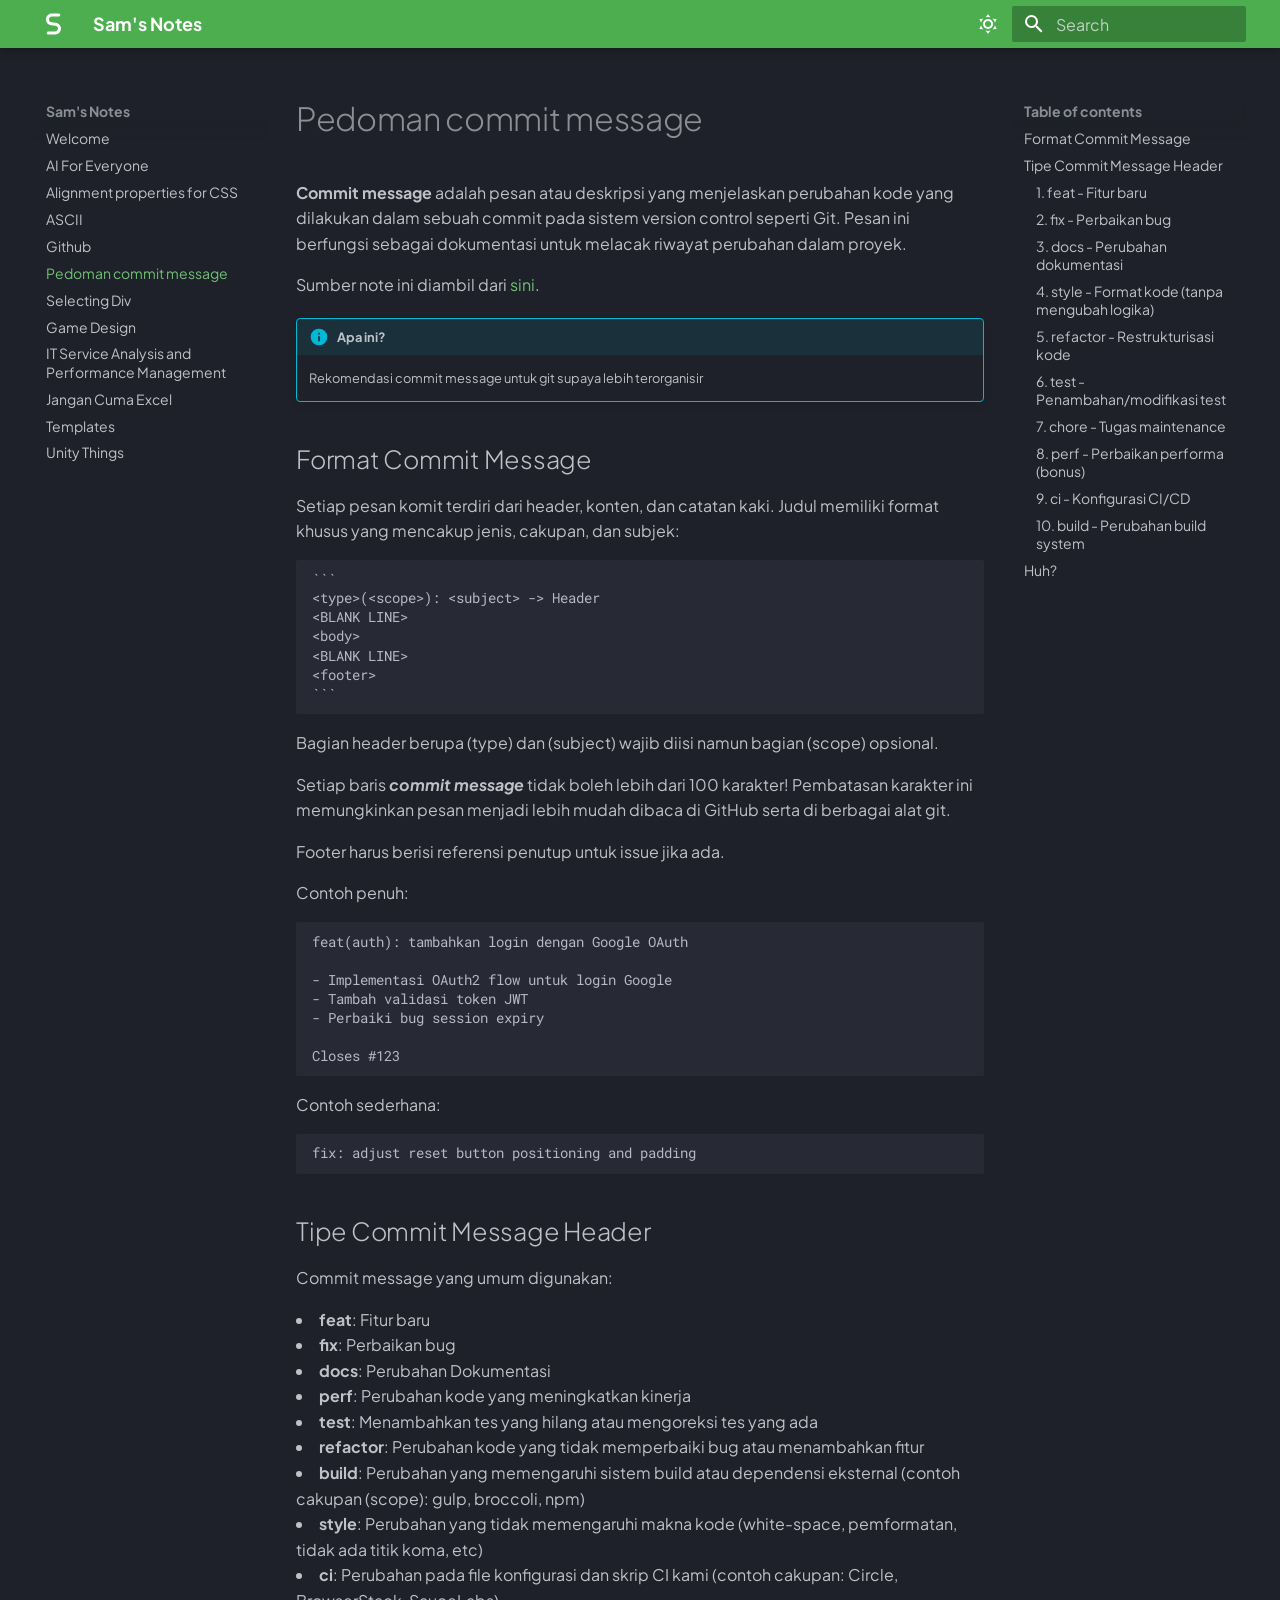
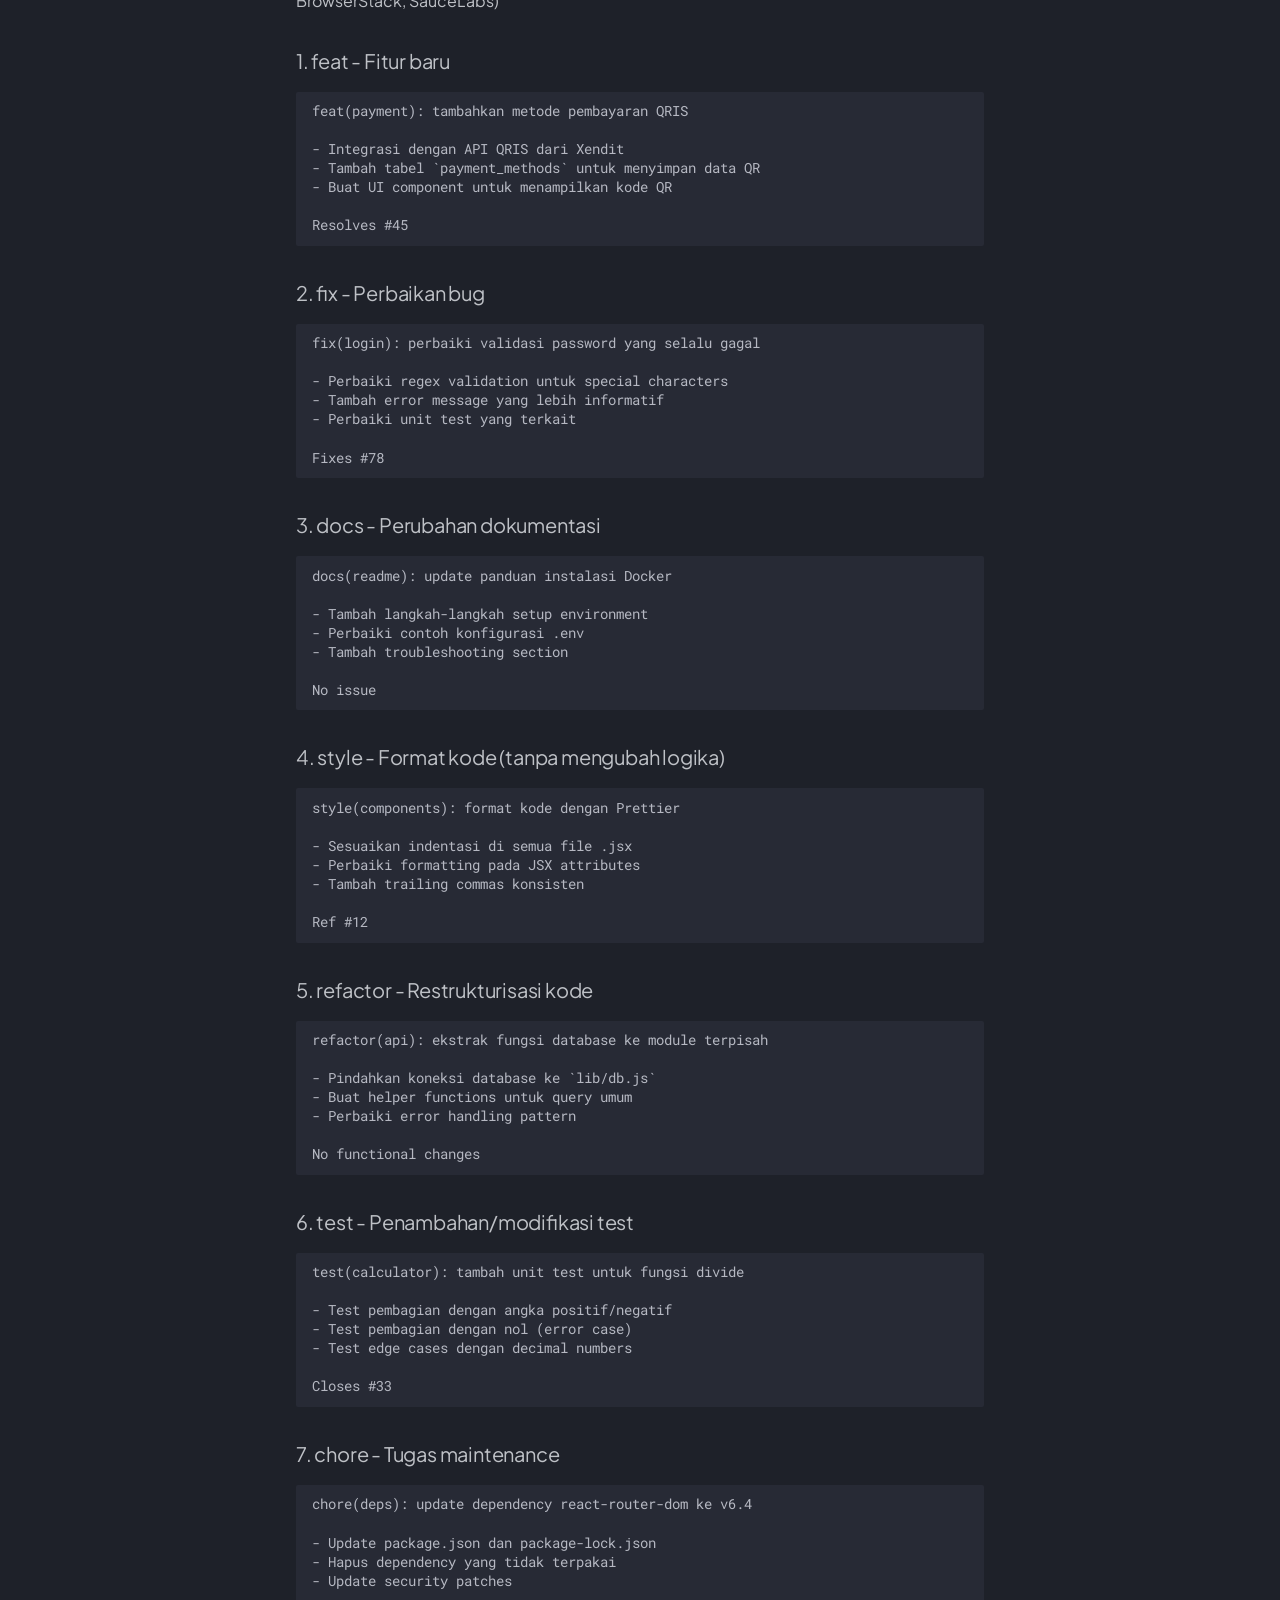
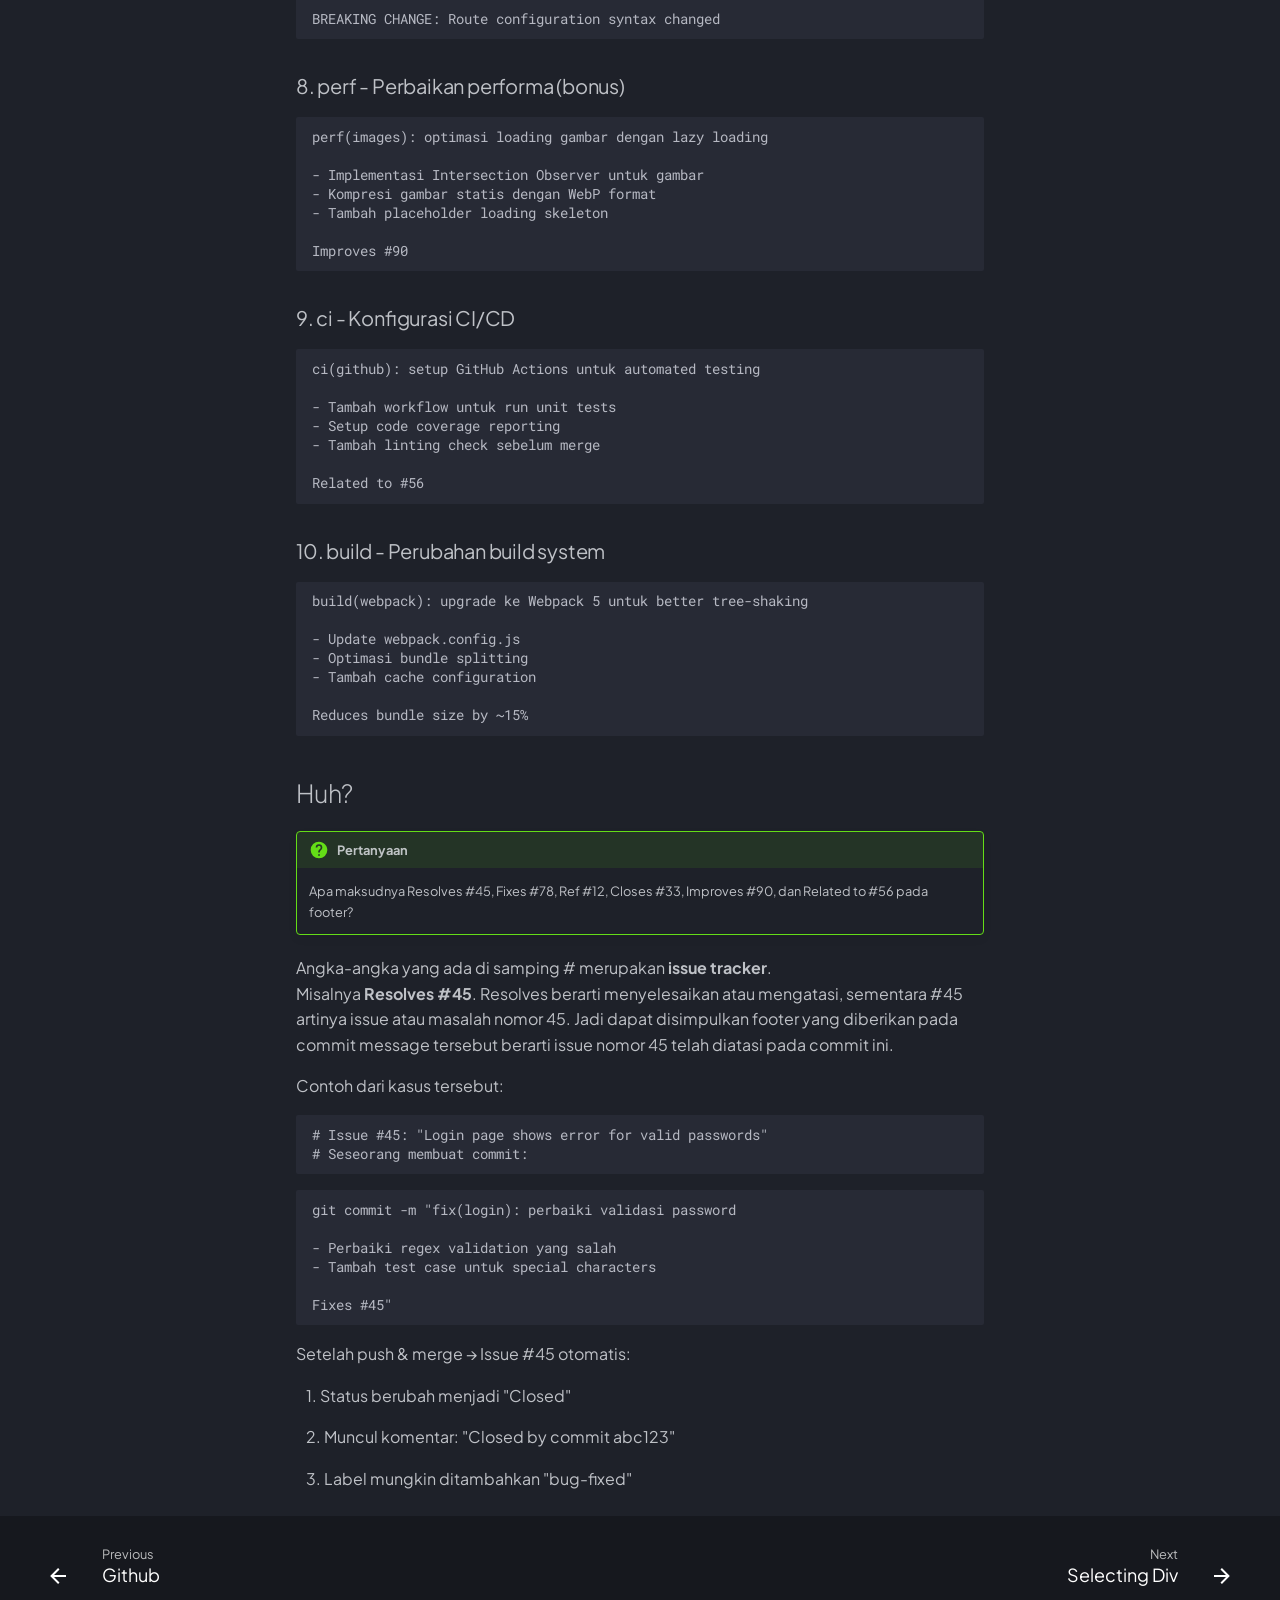
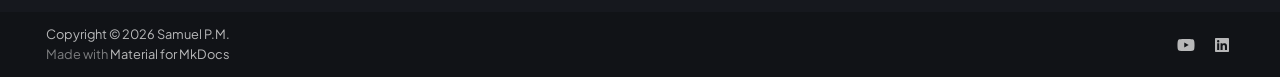
<file: commit-m/index.html>
<!DOCTYPE html><html lang="en" class="no-js"><head>
    
      <meta charset="utf-8">
      <meta name="viewport" content="width=device-width,initial-scale=1">
      
      
      
        <link rel="canonical" href="https://sitename.example/commit-m/">
      
      
        <link rel="prev" href="../bnewrepo/">
      
      
        <link rel="next" href="../divselect/">
      
      
        
      
      
      <link rel="icon" href="../assets/logoGrey.png">
      <meta name="generator" content="mkdocs-1.6.1, mkdocs-material-9.7.7">
    
    
      
        <title>Pedoman commit message - Sam's Notes</title>
      
    
    
      <link rel="stylesheet" href="../assets/stylesheets/main.ec1eaa64.min.css">
      
        
        <link rel="stylesheet" href="../assets/stylesheets/palette.ab4e12ef.min.css">
      
      


    
    
      
    
    
      
        
        
        <link rel="preconnect" href="https://fonts.gstatic.com" crossorigin="">
        <link rel="stylesheet" href="https://fonts.googleapis.com/css?family=Plus+Jakarta+Sans:300,300i,400,400i,700,700i%7CRoboto+Mono:400,400i,700,700i&amp;display=fallback">
        <style>:root{--md-text-font:"Plus Jakarta Sans";--md-code-font:"Roboto Mono"}</style>
      
    
    
      <link rel="stylesheet" href="../stylesheets/extra.css">
    
    <script>__md_scope=new URL("..",location),__md_hash=e=>[...e].reduce(((e,_)=>(e<<5)-e+_.charCodeAt(0)),0),__md_get=(e,_=localStorage,t=__md_scope)=>JSON.parse(_.getItem(t.pathname+"."+e)),__md_set=(e,_,t=localStorage,a=__md_scope)=>{try{t.setItem(a.pathname+"."+e,JSON.stringify(_))}catch(e){}}</script>
    
      

    
    
  <link href="../assets/stylesheets/glightbox.min.css" rel="stylesheet"><script src="../assets/javascripts/glightbox.min.js"></script><style id="glightbox-style">
            html.glightbox-open { overflow: initial; height: 100%; }
            .gslide-title { margin-top: 0px; user-select: text; }
            .gslide-desc { color: #666; user-select: text; }
            .gslide-image img { background: white; }
            .gscrollbar-fixer { padding-right: 15px; }
            .gdesc-inner { font-size: 0.75rem; }
            body[data-md-color-scheme="slate"] .gdesc-inner { background: var(--md-default-bg-color); }
            body[data-md-color-scheme="slate"] .gslide-title { color: var(--md-default-fg-color); }
            body[data-md-color-scheme="slate"] .gslide-desc { color: var(--md-default-fg-color); }
        </style></head>
  
  
    
    
      
    
    
    
    
    <body dir="ltr" data-md-color-scheme="slate" data-md-color-primary="green" data-md-color-accent="deep-purple">
  
    
    <input class="md-toggle" data-md-toggle="drawer" type="checkbox" id="__drawer" autocomplete="off">
    <input class="md-toggle" data-md-toggle="search" type="checkbox" id="__search" autocomplete="off">
    <label class="md-overlay" for="__drawer"></label>
    <div data-md-component="skip">
      
        
        <a href="#pedoman-commit-message" class="md-skip">
          Skip to content
        </a>
      
    </div>
    <div data-md-component="announce">
      
    </div>
    
    
      

  

<header class="md-header md-header--shadow" data-md-component="header">
  <nav class="md-header__inner md-grid" aria-label="Header">
    <a href=".." title="Sam's Notes" class="md-header__button md-logo" aria-label="Sam's Notes" data-md-component="logo">
      
  
  <svg xmlns="http://www.w3.org/2000/svg" viewBox="0 0 320 512"><!--! Font Awesome Free 7.1.0 by @fontawesome - https://fontawesome.com License - https://fontawesome.com/license/free (Icons: CC BY 4.0, Fonts: SIL OFL 1.1, Code: MIT License) Copyright 2025 Fonticons, Inc.--><path d="M0 157.5C0 88.2 56.2 32 125.5 32H272c17.7 0 32 14.3 32 32s-14.3 32-32 32H125.5c-34 0-61.5 27.5-61.5 61.5 0 31 23.1 57.2 53.9 61l92.2 11.5c62.8 7.9 109.9 61.2 109.9 124.5 0 69.3-56.2 125.5-125.5 125.5H48c-17.7 0-32-14.3-32-32s14.3-32 32-32h146.5c34 0 61.5-27.5 61.5-61.5 0-31-23.1-57.2-53.9-61L109.9 282C47.1 274.1 0 220.8 0 157.5"></path></svg>

    </a>
    <label class="md-header__button md-icon" for="__drawer">
      
      <svg xmlns="http://www.w3.org/2000/svg" viewBox="0 0 24 24"><path d="M3 6h18v2H3zm0 5h18v2H3zm0 5h18v2H3z"></path></svg>
    </label>
    <div class="md-header__title" data-md-component="header-title">
      <div class="md-header__ellipsis">
        <div class="md-header__topic">
          <span class="md-ellipsis">
            Sam's Notes
          </span>
        </div>
        <div class="md-header__topic" data-md-component="header-topic">
          <span class="md-ellipsis">
            
              Pedoman commit message
            
          </span>
        </div>
      </div>
    </div>
    
      
        <form class="md-header__option" data-md-component="palette">
  
    
    
    
    <input class="md-option" data-md-color-media="" data-md-color-scheme="slate" data-md-color-primary="green" data-md-color-accent="deep-purple" aria-label="Dark mode" type="radio" name="__palette" id="__palette_0">
    
      <label class="md-header__button md-icon" title="Dark mode" for="__palette_1" hidden="">
        <svg xmlns="http://www.w3.org/2000/svg" viewBox="0 0 24 24"><path d="M12 7a5 5 0 0 1 5 5 5 5 0 0 1-5 5 5 5 0 0 1-5-5 5 5 0 0 1 5-5m0 2a3 3 0 0 0-3 3 3 3 0 0 0 3 3 3 3 0 0 0 3-3 3 3 0 0 0-3-3m0-7 2.39 3.42C13.65 5.15 12.84 5 12 5s-1.65.15-2.39.42zM3.34 7l4.16-.35A7.2 7.2 0 0 0 5.94 8.5c-.44.74-.69 1.5-.83 2.29zm.02 10 1.76-3.77a7.131 7.131 0 0 0 2.38 4.14zM20.65 7l-1.77 3.79a7.02 7.02 0 0 0-2.38-4.15zm-.01 10-4.14.36c.59-.51 1.12-1.14 1.54-1.86.42-.73.69-1.5.83-2.29zM12 22l-2.41-3.44c.74.27 1.55.44 2.41.44.82 0 1.63-.17 2.37-.44z"></path></svg>
      </label>
    
  
    
    
    
    <input class="md-option" data-md-color-media="" data-md-color-scheme="default" data-md-color-primary="blue" data-md-color-accent="deep-orange" aria-label="Light mode" type="radio" name="__palette" id="__palette_1">
    
      <label class="md-header__button md-icon" title="Light mode" for="__palette_0" hidden="">
        <svg xmlns="http://www.w3.org/2000/svg" viewBox="0 0 24 24"><path d="m17.75 4.09-2.53 1.94.91 3.06-2.63-1.81-2.63 1.81.91-3.06-2.53-1.94L12.44 4l1.06-3 1.06 3zm3.5 6.91-1.64 1.25.59 1.98-1.7-1.17-1.7 1.17.59-1.98L15.75 11l2.06-.05L18.5 9l.69 1.95zm-2.28 4.95c.83-.08 1.72 1.1 1.19 1.85-.32.45-.66.87-1.08 1.27C15.17 23 8.84 23 4.94 19.07c-3.91-3.9-3.91-10.24 0-14.14.4-.4.82-.76 1.27-1.08.75-.53 1.93.36 1.85 1.19-.27 2.86.69 5.83 2.89 8.02a9.96 9.96 0 0 0 8.02 2.89m-1.64 2.02a12.08 12.08 0 0 1-7.8-3.47c-2.17-2.19-3.33-5-3.49-7.82-2.81 3.14-2.7 7.96.31 10.98 3.02 3.01 7.84 3.12 10.98.31"></path></svg>
      </label>
    
  
</form>
      
    
    
      <script>var palette=__md_get("__palette");if(palette&&palette.color){if("(prefers-color-scheme)"===palette.color.media){var media=matchMedia("(prefers-color-scheme: light)"),input=document.querySelector(media.matches?"[data-md-color-media='(prefers-color-scheme: light)']":"[data-md-color-media='(prefers-color-scheme: dark)']");palette.color.media=input.getAttribute("data-md-color-media"),palette.color.scheme=input.getAttribute("data-md-color-scheme"),palette.color.primary=input.getAttribute("data-md-color-primary"),palette.color.accent=input.getAttribute("data-md-color-accent")}for(var[key,value]of Object.entries(palette.color))document.body.setAttribute("data-md-color-"+key,value)}</script>
    
    
    
      
      
        <label class="md-header__button md-icon" for="__search">
          
          <svg xmlns="http://www.w3.org/2000/svg" viewBox="0 0 24 24"><path d="M9.5 3A6.5 6.5 0 0 1 16 9.5c0 1.61-.59 3.09-1.56 4.23l.27.27h.79l5 5-1.5 1.5-5-5v-.79l-.27-.27A6.52 6.52 0 0 1 9.5 16 6.5 6.5 0 0 1 3 9.5 6.5 6.5 0 0 1 9.5 3m0 2C7 5 5 7 5 9.5S7 14 9.5 14 14 12 14 9.5 12 5 9.5 5"></path></svg>
        </label>
        <div class="md-search" data-md-component="search" role="dialog">
  <label class="md-search__overlay" for="__search"></label>
  <div class="md-search__inner" role="search">
    <form class="md-search__form" name="search">
      <input type="text" class="md-search__input" name="query" aria-label="Search" placeholder="Search" autocapitalize="off" autocorrect="off" autocomplete="off" spellcheck="false" data-md-component="search-query" required="">
      <label class="md-search__icon md-icon" for="__search">
        
        <svg xmlns="http://www.w3.org/2000/svg" viewBox="0 0 24 24"><path d="M9.5 3A6.5 6.5 0 0 1 16 9.5c0 1.61-.59 3.09-1.56 4.23l.27.27h.79l5 5-1.5 1.5-5-5v-.79l-.27-.27A6.52 6.52 0 0 1 9.5 16 6.5 6.5 0 0 1 3 9.5 6.5 6.5 0 0 1 9.5 3m0 2C7 5 5 7 5 9.5S7 14 9.5 14 14 12 14 9.5 12 5 9.5 5"></path></svg>
        
        <svg xmlns="http://www.w3.org/2000/svg" viewBox="0 0 24 24"><path d="M20 11v2H8l5.5 5.5-1.42 1.42L4.16 12l7.92-7.92L13.5 5.5 8 11z"></path></svg>
      </label>
      <nav class="md-search__options" aria-label="Search">
        
        <button type="reset" class="md-search__icon md-icon" title="Clear" aria-label="Clear" tabindex="-1">
          
          <svg xmlns="http://www.w3.org/2000/svg" viewBox="0 0 24 24"><path d="M19 6.41 17.59 5 12 10.59 6.41 5 5 6.41 10.59 12 5 17.59 6.41 19 12 13.41 17.59 19 19 17.59 13.41 12z"></path></svg>
        </button>
      </nav>
      
    </form>
    <div class="md-search__output">
      <div class="md-search__scrollwrap" tabindex="0" data-md-scrollfix="">
        <div class="md-search-result" data-md-component="search-result">
          <div class="md-search-result__meta">
            Initializing search
          </div>
          <ol class="md-search-result__list" role="presentation"></ol>
        </div>
      </div>
    </div>
  </div>
</div>
      
    
    
  </nav>
  
</header>
    
    <div class="md-container" data-md-component="container">
      
      
        
          
        
      
      <main class="md-main" data-md-component="main">
        <div class="md-main__inner md-grid">
          
            
              
              <div class="md-sidebar md-sidebar--primary" data-md-component="sidebar" data-md-type="navigation">
                <div class="md-sidebar__scrollwrap">
                  <div class="md-sidebar__inner">
                    



<nav class="md-nav md-nav--primary" aria-label="Navigation" data-md-level="0">
  <label class="md-nav__title" for="__drawer">
    <a href=".." title="Sam's Notes" class="md-nav__button md-logo" aria-label="Sam's Notes" data-md-component="logo">
      
  
  <svg xmlns="http://www.w3.org/2000/svg" viewBox="0 0 320 512"><!--! Font Awesome Free 7.1.0 by @fontawesome - https://fontawesome.com License - https://fontawesome.com/license/free (Icons: CC BY 4.0, Fonts: SIL OFL 1.1, Code: MIT License) Copyright 2025 Fonticons, Inc.--><path d="M0 157.5C0 88.2 56.2 32 125.5 32H272c17.7 0 32 14.3 32 32s-14.3 32-32 32H125.5c-34 0-61.5 27.5-61.5 61.5 0 31 23.1 57.2 53.9 61l92.2 11.5c62.8 7.9 109.9 61.2 109.9 124.5 0 69.3-56.2 125.5-125.5 125.5H48c-17.7 0-32-14.3-32-32s14.3-32 32-32h146.5c34 0 61.5-27.5 61.5-61.5 0-31-23.1-57.2-53.9-61L109.9 282C47.1 274.1 0 220.8 0 157.5"></path></svg>

    </a>
    Sam's Notes
  </label>
  
  <ul class="md-nav__list" data-md-scrollfix="">
    
      
      
  
  
  
  
    <li class="md-nav__item">
      <a href=".." class="md-nav__link">
        
  
  
  <span class="md-ellipsis">
    
  
    Welcome
  

    
  </span>
  
  

      </a>
    </li>
  

    
      
      
  
  
  
  
    <li class="md-nav__item">
      <a href="../ai/" class="md-nav__link">
        
  
  
  <span class="md-ellipsis">
    
  
    AI For Everyone
  

    
  </span>
  
  

      </a>
    </li>
  

    
      
      
  
  
  
  
    <li class="md-nav__item">
      <a href="../alignmentcss/" class="md-nav__link">
        
  
  
  <span class="md-ellipsis">
    
  
    Alignment properties for CSS
  

    
  </span>
  
  

      </a>
    </li>
  

    
      
      
  
  
  
  
    <li class="md-nav__item">
      <a href="../ascii/" class="md-nav__link">
        
  
  
  <span class="md-ellipsis">
    
  
    ASCII
  

    
  </span>
  
  

      </a>
    </li>
  

    
      
      
  
  
  
  
    <li class="md-nav__item">
      <a href="../bnewrepo/" class="md-nav__link">
        
  
  
  <span class="md-ellipsis">
    
  
    Github
  

    
  </span>
  
  

      </a>
    </li>
  

    
      
      
  
  
    
  
  
  
    <li class="md-nav__item md-nav__item--active">
      
      <input class="md-nav__toggle md-toggle" type="checkbox" id="__toc">
      
      
        
      
      
        <label class="md-nav__link md-nav__link--active" for="__toc">
          
  
  
  <span class="md-ellipsis">
    
  
    Pedoman commit message
  

    
  </span>
  
  

          <span class="md-nav__icon md-icon"></span>
        </label>
      
      <a href="./" class="md-nav__link md-nav__link--active">
        
  
  
  <span class="md-ellipsis">
    
  
    Pedoman commit message
  

    
  </span>
  
  

      </a>
      
        

<nav class="md-nav md-nav--secondary" aria-label="Table of contents">
  
  
  
    
  
  
    <label class="md-nav__title" for="__toc">
      <span class="md-nav__icon md-icon"></span>
      Table of contents
    </label>
    <ul class="md-nav__list" data-md-component="toc" data-md-scrollfix="">
      
        <li class="md-nav__item">
  <a href="#format-commit-message" class="md-nav__link">
    <span class="md-ellipsis">
      
        Format Commit Message
      
    </span>
  </a>
  
</li>
      
        <li class="md-nav__item">
  <a href="#tipe-commit-message-header" class="md-nav__link">
    <span class="md-ellipsis">
      
        Tipe Commit Message Header
      
    </span>
  </a>
  
    <nav class="md-nav" aria-label="Tipe Commit Message Header">
      <ul class="md-nav__list">
        
          <li class="md-nav__item">
  <a href="#1-feat-fitur-baru" class="md-nav__link">
    <span class="md-ellipsis">
      
        1. feat - Fitur baru
      
    </span>
  </a>
  
</li>
        
          <li class="md-nav__item">
  <a href="#2-fix-perbaikan-bug" class="md-nav__link">
    <span class="md-ellipsis">
      
        2. fix - Perbaikan bug
      
    </span>
  </a>
  
</li>
        
          <li class="md-nav__item">
  <a href="#3-docs-perubahan-dokumentasi" class="md-nav__link">
    <span class="md-ellipsis">
      
        3. docs - Perubahan dokumentasi
      
    </span>
  </a>
  
</li>
        
          <li class="md-nav__item">
  <a href="#4-style-format-kode-tanpa-mengubah-logika" class="md-nav__link">
    <span class="md-ellipsis">
      
        4. style - Format kode (tanpa mengubah logika)
      
    </span>
  </a>
  
</li>
        
          <li class="md-nav__item">
  <a href="#5-refactor-restrukturisasi-kode" class="md-nav__link">
    <span class="md-ellipsis">
      
        5. refactor - Restrukturisasi kode
      
    </span>
  </a>
  
</li>
        
          <li class="md-nav__item">
  <a href="#6-test-penambahanmodifikasi-test" class="md-nav__link">
    <span class="md-ellipsis">
      
        6. test - Penambahan/modifikasi test
      
    </span>
  </a>
  
</li>
        
          <li class="md-nav__item">
  <a href="#7-chore-tugas-maintenance" class="md-nav__link">
    <span class="md-ellipsis">
      
        7. chore - Tugas maintenance
      
    </span>
  </a>
  
</li>
        
          <li class="md-nav__item">
  <a href="#8-perf-perbaikan-performa-bonus" class="md-nav__link">
    <span class="md-ellipsis">
      
        8. perf - Perbaikan performa (bonus)
      
    </span>
  </a>
  
</li>
        
          <li class="md-nav__item">
  <a href="#9-ci-konfigurasi-cicd" class="md-nav__link">
    <span class="md-ellipsis">
      
        9. ci - Konfigurasi CI/CD
      
    </span>
  </a>
  
</li>
        
          <li class="md-nav__item">
  <a href="#10-build-perubahan-build-system" class="md-nav__link">
    <span class="md-ellipsis">
      
        10. build - Perubahan build system
      
    </span>
  </a>
  
</li>
        
      </ul>
    </nav>
  
</li>
      
        <li class="md-nav__item">
  <a href="#huh" class="md-nav__link">
    <span class="md-ellipsis">
      
        Huh?
      
    </span>
  </a>
  
</li>
      
    </ul>
  
</nav>
      
    </li>
  

    
      
      
  
  
  
  
    <li class="md-nav__item">
      <a href="../divselect/" class="md-nav__link">
        
  
  
  <span class="md-ellipsis">
    
  
    Selecting Div
  

    
  </span>
  
  

      </a>
    </li>
  

    
      
      
  
  
  
  
    <li class="md-nav__item">
      <a href="../gamedesign/" class="md-nav__link">
        
  
  
  <span class="md-ellipsis">
    
  
    Game Design
  

    
  </span>
  
  

      </a>
    </li>
  

    
      
      
  
  
  
  
    <li class="md-nav__item">
      <a href="../itinfra/" class="md-nav__link">
        
  
  
  <span class="md-ellipsis">
    
  
    IT Service Analysis and Performance Management
  

    
  </span>
  
  

      </a>
    </li>
  

    
      
      
  
  
  
  
    <li class="md-nav__item">
      <a href="../supplychain/" class="md-nav__link">
        
  
  
  <span class="md-ellipsis">
    
  
    Jangan Cuma Excel
  

    
  </span>
  
  

      </a>
    </li>
  

    
      
      
  
  
  
  
    <li class="md-nav__item">
      <a href="../template/" class="md-nav__link">
        
  
  
  <span class="md-ellipsis">
    
  
    Templates
  

    
  </span>
  
  

      </a>
    </li>
  

    
      
      
  
  
  
  
    <li class="md-nav__item">
      <a href="../unitything/" class="md-nav__link">
        
  
  
  <span class="md-ellipsis">
    
  
    Unity Things
  

    
  </span>
  
  

      </a>
    </li>
  

    
  </ul>
</nav>
                  </div>
                </div>
              </div>
            
            
              
              <div class="md-sidebar md-sidebar--secondary" data-md-component="sidebar" data-md-type="toc">
                <div class="md-sidebar__scrollwrap">
                  <div class="md-sidebar__inner">
                    

<nav class="md-nav md-nav--secondary" aria-label="Table of contents">
  
  
  
    
  
  
    <label class="md-nav__title" for="__toc">
      <span class="md-nav__icon md-icon"></span>
      Table of contents
    </label>
    <ul class="md-nav__list" data-md-component="toc" data-md-scrollfix="">
      
        <li class="md-nav__item">
  <a href="#format-commit-message" class="md-nav__link">
    <span class="md-ellipsis">
      
        Format Commit Message
      
    </span>
  </a>
  
</li>
      
        <li class="md-nav__item">
  <a href="#tipe-commit-message-header" class="md-nav__link">
    <span class="md-ellipsis">
      
        Tipe Commit Message Header
      
    </span>
  </a>
  
    <nav class="md-nav" aria-label="Tipe Commit Message Header">
      <ul class="md-nav__list">
        
          <li class="md-nav__item">
  <a href="#1-feat-fitur-baru" class="md-nav__link">
    <span class="md-ellipsis">
      
        1. feat - Fitur baru
      
    </span>
  </a>
  
</li>
        
          <li class="md-nav__item">
  <a href="#2-fix-perbaikan-bug" class="md-nav__link">
    <span class="md-ellipsis">
      
        2. fix - Perbaikan bug
      
    </span>
  </a>
  
</li>
        
          <li class="md-nav__item">
  <a href="#3-docs-perubahan-dokumentasi" class="md-nav__link">
    <span class="md-ellipsis">
      
        3. docs - Perubahan dokumentasi
      
    </span>
  </a>
  
</li>
        
          <li class="md-nav__item">
  <a href="#4-style-format-kode-tanpa-mengubah-logika" class="md-nav__link">
    <span class="md-ellipsis">
      
        4. style - Format kode (tanpa mengubah logika)
      
    </span>
  </a>
  
</li>
        
          <li class="md-nav__item">
  <a href="#5-refactor-restrukturisasi-kode" class="md-nav__link">
    <span class="md-ellipsis">
      
        5. refactor - Restrukturisasi kode
      
    </span>
  </a>
  
</li>
        
          <li class="md-nav__item">
  <a href="#6-test-penambahanmodifikasi-test" class="md-nav__link">
    <span class="md-ellipsis">
      
        6. test - Penambahan/modifikasi test
      
    </span>
  </a>
  
</li>
        
          <li class="md-nav__item">
  <a href="#7-chore-tugas-maintenance" class="md-nav__link">
    <span class="md-ellipsis">
      
        7. chore - Tugas maintenance
      
    </span>
  </a>
  
</li>
        
          <li class="md-nav__item">
  <a href="#8-perf-perbaikan-performa-bonus" class="md-nav__link">
    <span class="md-ellipsis">
      
        8. perf - Perbaikan performa (bonus)
      
    </span>
  </a>
  
</li>
        
          <li class="md-nav__item">
  <a href="#9-ci-konfigurasi-cicd" class="md-nav__link">
    <span class="md-ellipsis">
      
        9. ci - Konfigurasi CI/CD
      
    </span>
  </a>
  
</li>
        
          <li class="md-nav__item">
  <a href="#10-build-perubahan-build-system" class="md-nav__link">
    <span class="md-ellipsis">
      
        10. build - Perubahan build system
      
    </span>
  </a>
  
</li>
        
      </ul>
    </nav>
  
</li>
      
        <li class="md-nav__item">
  <a href="#huh" class="md-nav__link">
    <span class="md-ellipsis">
      
        Huh?
      
    </span>
  </a>
  
</li>
      
    </ul>
  
</nav>
                  </div>
                </div>
              </div>
            
          
          
            <div class="md-content" data-md-component="content">
              
              <article class="md-content__inner md-typeset">
                
                  



<h1 id="pedoman-commit-message">Pedoman commit message</h1>
<p><strong>Commit message</strong> adalah pesan atau deskripsi yang menjelaskan perubahan kode yang dilakukan dalam sebuah commit pada sistem version control seperti Git. Pesan ini berfungsi sebagai dokumentasi untuk melacak riwayat perubahan dalam proyek.</p>
<p>Sumber note ini diambil dari <a href="https://github.com/angular/angular/blob/main/contributing-docs/commit-message-guidelines.md" target="_blank">sini</a>.</p>
<div class="admonition info">
<p class="admonition-title">Apa ini?</p>
<p>Rekomendasi commit message untuk git supaya lebih terorganisir</p>
</div>
<h2 id="format-commit-message">Format Commit Message</h2>
<p>Setiap pesan komit terdiri dari header, konten, dan catatan kaki. Judul memiliki format khusus yang mencakup jenis, cakupan, dan subjek:</p>
<div class="language-text highlight"><pre><span></span><code>```
&lt;type&gt;(&lt;scope&gt;): &lt;subject&gt; -&gt; Header
&lt;BLANK LINE&gt;
&lt;body&gt;
&lt;BLANK LINE&gt;
&lt;footer&gt;
```
</code></pre></div>
<p>Bagian header berupa (type) dan (subject) wajib diisi namun  bagian (scope) opsional.</p>
<p>Setiap baris <strong><em>commit message</em></strong> tidak boleh lebih dari 100 karakter! Pembatasan karakter ini memungkinkan pesan menjadi lebih mudah dibaca di GitHub serta di berbagai alat git.</p>
<p>Footer harus berisi referensi penutup untuk issue jika ada.</p>
<p>Contoh penuh:</p>
<div class="language-text highlight"><pre><span></span><code><span id="__span-1-1"><a id="__codelineno-1-1" name="__codelineno-1-1" href="#__codelineno-1-1"></a>feat(auth): tambahkan login dengan Google OAuth
</span><span id="__span-1-2"><a id="__codelineno-1-2" name="__codelineno-1-2" href="#__codelineno-1-2"></a>
</span><span id="__span-1-3"><a id="__codelineno-1-3" name="__codelineno-1-3" href="#__codelineno-1-3"></a>- Implementasi OAuth2 flow untuk login Google
</span><span id="__span-1-4"><a id="__codelineno-1-4" name="__codelineno-1-4" href="#__codelineno-1-4"></a>- Tambah validasi token JWT
</span><span id="__span-1-5"><a id="__codelineno-1-5" name="__codelineno-1-5" href="#__codelineno-1-5"></a>- Perbaiki bug session expiry
</span><span id="__span-1-6"><a id="__codelineno-1-6" name="__codelineno-1-6" href="#__codelineno-1-6"></a>
</span><span id="__span-1-7"><a id="__codelineno-1-7" name="__codelineno-1-7" href="#__codelineno-1-7"></a>Closes #123
</span></code></pre></div>
<p>Contoh sederhana:
</p><div class="language-text highlight"><pre><span></span><code><span id="__span-2-1"><a id="__codelineno-2-1" name="__codelineno-2-1" href="#__codelineno-2-1"></a>fix: adjust reset button positioning and padding
</span></code></pre></div><p></p>
<h2 id="tipe-commit-message-header">Tipe Commit Message Header</h2>
<p>Commit message yang umum digunakan:</p>
<li><b>feat</b>: Fitur baru </li>
<li><b>fix</b>: Perbaikan bug </li>
<li><b>docs</b>: Perubahan Dokumentasi </li>
<li><b>perf</b>: Perubahan kode yang meningkatkan kinerja </li>
<li><b>test</b>: Menambahkan tes yang hilang atau mengoreksi tes yang ada </li>
<li><b>refactor</b>: Perubahan kode yang tidak memperbaiki bug atau menambahkan fitur </li>
<li><b>build</b>: Perubahan yang memengaruhi sistem build atau dependensi eksternal (contoh cakupan (scope): gulp, broccoli, npm) </li>
<li><b>style</b>: Perubahan yang tidak memengaruhi makna kode (white-space, pemformatan, tidak ada titik koma, etc) </li>
<li><b>ci</b>: Perubahan pada file konfigurasi dan skrip CI kami (contoh cakupan: Circle, BrowserStack, SauceLabs) </li>

<h3 id="1-feat-fitur-baru">1. feat - Fitur baru</h3>
<div class="language-text highlight"><pre><span></span><code><span id="__span-3-1"><a id="__codelineno-3-1" name="__codelineno-3-1" href="#__codelineno-3-1"></a>feat(payment): tambahkan metode pembayaran QRIS
</span><span id="__span-3-2"><a id="__codelineno-3-2" name="__codelineno-3-2" href="#__codelineno-3-2"></a>
</span><span id="__span-3-3"><a id="__codelineno-3-3" name="__codelineno-3-3" href="#__codelineno-3-3"></a>- Integrasi dengan API QRIS dari Xendit
</span><span id="__span-3-4"><a id="__codelineno-3-4" name="__codelineno-3-4" href="#__codelineno-3-4"></a>- Tambah tabel `payment_methods` untuk menyimpan data QR
</span><span id="__span-3-5"><a id="__codelineno-3-5" name="__codelineno-3-5" href="#__codelineno-3-5"></a>- Buat UI component untuk menampilkan kode QR
</span><span id="__span-3-6"><a id="__codelineno-3-6" name="__codelineno-3-6" href="#__codelineno-3-6"></a>
</span><span id="__span-3-7"><a id="__codelineno-3-7" name="__codelineno-3-7" href="#__codelineno-3-7"></a>Resolves #45
</span></code></pre></div>
<h3 id="2-fix-perbaikan-bug">2. fix - Perbaikan bug</h3>
<div class="language-text highlight"><pre><span></span><code><span id="__span-4-1"><a id="__codelineno-4-1" name="__codelineno-4-1" href="#__codelineno-4-1"></a>fix(login): perbaiki validasi password yang selalu gagal
</span><span id="__span-4-2"><a id="__codelineno-4-2" name="__codelineno-4-2" href="#__codelineno-4-2"></a>
</span><span id="__span-4-3"><a id="__codelineno-4-3" name="__codelineno-4-3" href="#__codelineno-4-3"></a>- Perbaiki regex validation untuk special characters
</span><span id="__span-4-4"><a id="__codelineno-4-4" name="__codelineno-4-4" href="#__codelineno-4-4"></a>- Tambah error message yang lebih informatif
</span><span id="__span-4-5"><a id="__codelineno-4-5" name="__codelineno-4-5" href="#__codelineno-4-5"></a>- Perbaiki unit test yang terkait
</span><span id="__span-4-6"><a id="__codelineno-4-6" name="__codelineno-4-6" href="#__codelineno-4-6"></a>
</span><span id="__span-4-7"><a id="__codelineno-4-7" name="__codelineno-4-7" href="#__codelineno-4-7"></a>Fixes #78
</span></code></pre></div>
<h3 id="3-docs-perubahan-dokumentasi">3. docs - Perubahan dokumentasi</h3>
<div class="language-text highlight"><pre><span></span><code><span id="__span-5-1"><a id="__codelineno-5-1" name="__codelineno-5-1" href="#__codelineno-5-1"></a>docs(readme): update panduan instalasi Docker
</span><span id="__span-5-2"><a id="__codelineno-5-2" name="__codelineno-5-2" href="#__codelineno-5-2"></a>
</span><span id="__span-5-3"><a id="__codelineno-5-3" name="__codelineno-5-3" href="#__codelineno-5-3"></a>- Tambah langkah-langkah setup environment
</span><span id="__span-5-4"><a id="__codelineno-5-4" name="__codelineno-5-4" href="#__codelineno-5-4"></a>- Perbaiki contoh konfigurasi .env
</span><span id="__span-5-5"><a id="__codelineno-5-5" name="__codelineno-5-5" href="#__codelineno-5-5"></a>- Tambah troubleshooting section
</span><span id="__span-5-6"><a id="__codelineno-5-6" name="__codelineno-5-6" href="#__codelineno-5-6"></a>
</span><span id="__span-5-7"><a id="__codelineno-5-7" name="__codelineno-5-7" href="#__codelineno-5-7"></a>No issue
</span></code></pre></div>
<h3 id="4-style-format-kode-tanpa-mengubah-logika">4. style - Format kode (tanpa mengubah logika)</h3>
<div class="language-text highlight"><pre><span></span><code><span id="__span-6-1"><a id="__codelineno-6-1" name="__codelineno-6-1" href="#__codelineno-6-1"></a>style(components): format kode dengan Prettier
</span><span id="__span-6-2"><a id="__codelineno-6-2" name="__codelineno-6-2" href="#__codelineno-6-2"></a>
</span><span id="__span-6-3"><a id="__codelineno-6-3" name="__codelineno-6-3" href="#__codelineno-6-3"></a>- Sesuaikan indentasi di semua file .jsx
</span><span id="__span-6-4"><a id="__codelineno-6-4" name="__codelineno-6-4" href="#__codelineno-6-4"></a>- Perbaiki formatting pada JSX attributes
</span><span id="__span-6-5"><a id="__codelineno-6-5" name="__codelineno-6-5" href="#__codelineno-6-5"></a>- Tambah trailing commas konsisten
</span><span id="__span-6-6"><a id="__codelineno-6-6" name="__codelineno-6-6" href="#__codelineno-6-6"></a>
</span><span id="__span-6-7"><a id="__codelineno-6-7" name="__codelineno-6-7" href="#__codelineno-6-7"></a>Ref #12
</span></code></pre></div>
<h3 id="5-refactor-restrukturisasi-kode">5. refactor - Restrukturisasi kode</h3>
<div class="language-text highlight"><pre><span></span><code><span id="__span-7-1"><a id="__codelineno-7-1" name="__codelineno-7-1" href="#__codelineno-7-1"></a>refactor(api): ekstrak fungsi database ke module terpisah
</span><span id="__span-7-2"><a id="__codelineno-7-2" name="__codelineno-7-2" href="#__codelineno-7-2"></a>
</span><span id="__span-7-3"><a id="__codelineno-7-3" name="__codelineno-7-3" href="#__codelineno-7-3"></a>- Pindahkan koneksi database ke `lib/db.js`
</span><span id="__span-7-4"><a id="__codelineno-7-4" name="__codelineno-7-4" href="#__codelineno-7-4"></a>- Buat helper functions untuk query umum
</span><span id="__span-7-5"><a id="__codelineno-7-5" name="__codelineno-7-5" href="#__codelineno-7-5"></a>- Perbaiki error handling pattern
</span><span id="__span-7-6"><a id="__codelineno-7-6" name="__codelineno-7-6" href="#__codelineno-7-6"></a>
</span><span id="__span-7-7"><a id="__codelineno-7-7" name="__codelineno-7-7" href="#__codelineno-7-7"></a>No functional changes
</span></code></pre></div>
<h3 id="6-test-penambahanmodifikasi-test">6. test - Penambahan/modifikasi test</h3>
<div class="language-text highlight"><pre><span></span><code><span id="__span-8-1"><a id="__codelineno-8-1" name="__codelineno-8-1" href="#__codelineno-8-1"></a>test(calculator): tambah unit test untuk fungsi divide
</span><span id="__span-8-2"><a id="__codelineno-8-2" name="__codelineno-8-2" href="#__codelineno-8-2"></a>
</span><span id="__span-8-3"><a id="__codelineno-8-3" name="__codelineno-8-3" href="#__codelineno-8-3"></a>- Test pembagian dengan angka positif/negatif
</span><span id="__span-8-4"><a id="__codelineno-8-4" name="__codelineno-8-4" href="#__codelineno-8-4"></a>- Test pembagian dengan nol (error case)
</span><span id="__span-8-5"><a id="__codelineno-8-5" name="__codelineno-8-5" href="#__codelineno-8-5"></a>- Test edge cases dengan decimal numbers
</span><span id="__span-8-6"><a id="__codelineno-8-6" name="__codelineno-8-6" href="#__codelineno-8-6"></a>
</span><span id="__span-8-7"><a id="__codelineno-8-7" name="__codelineno-8-7" href="#__codelineno-8-7"></a>Closes #33
</span></code></pre></div>
<h3 id="7-chore-tugas-maintenance">7. chore - Tugas maintenance</h3>
<div class="language-text highlight"><pre><span></span><code><span id="__span-9-1"><a id="__codelineno-9-1" name="__codelineno-9-1" href="#__codelineno-9-1"></a>chore(deps): update dependency react-router-dom ke v6.4
</span><span id="__span-9-2"><a id="__codelineno-9-2" name="__codelineno-9-2" href="#__codelineno-9-2"></a>
</span><span id="__span-9-3"><a id="__codelineno-9-3" name="__codelineno-9-3" href="#__codelineno-9-3"></a>- Update package.json dan package-lock.json
</span><span id="__span-9-4"><a id="__codelineno-9-4" name="__codelineno-9-4" href="#__codelineno-9-4"></a>- Hapus dependency yang tidak terpakai
</span><span id="__span-9-5"><a id="__codelineno-9-5" name="__codelineno-9-5" href="#__codelineno-9-5"></a>- Update security patches
</span><span id="__span-9-6"><a id="__codelineno-9-6" name="__codelineno-9-6" href="#__codelineno-9-6"></a>
</span><span id="__span-9-7"><a id="__codelineno-9-7" name="__codelineno-9-7" href="#__codelineno-9-7"></a>BREAKING CHANGE: Route configuration syntax changed
</span></code></pre></div>
<h3 id="8-perf-perbaikan-performa-bonus">8. perf - Perbaikan performa (bonus)</h3>
<div class="language-text highlight"><pre><span></span><code><span id="__span-10-1"><a id="__codelineno-10-1" name="__codelineno-10-1" href="#__codelineno-10-1"></a>perf(images): optimasi loading gambar dengan lazy loading
</span><span id="__span-10-2"><a id="__codelineno-10-2" name="__codelineno-10-2" href="#__codelineno-10-2"></a>
</span><span id="__span-10-3"><a id="__codelineno-10-3" name="__codelineno-10-3" href="#__codelineno-10-3"></a>- Implementasi Intersection Observer untuk gambar
</span><span id="__span-10-4"><a id="__codelineno-10-4" name="__codelineno-10-4" href="#__codelineno-10-4"></a>- Kompresi gambar statis dengan WebP format
</span><span id="__span-10-5"><a id="__codelineno-10-5" name="__codelineno-10-5" href="#__codelineno-10-5"></a>- Tambah placeholder loading skeleton
</span><span id="__span-10-6"><a id="__codelineno-10-6" name="__codelineno-10-6" href="#__codelineno-10-6"></a>
</span><span id="__span-10-7"><a id="__codelineno-10-7" name="__codelineno-10-7" href="#__codelineno-10-7"></a>Improves #90
</span></code></pre></div>
<h3 id="9-ci-konfigurasi-cicd">9. ci - Konfigurasi CI/CD</h3>
<div class="language-text highlight"><pre><span></span><code><span id="__span-11-1"><a id="__codelineno-11-1" name="__codelineno-11-1" href="#__codelineno-11-1"></a>ci(github): setup GitHub Actions untuk automated testing
</span><span id="__span-11-2"><a id="__codelineno-11-2" name="__codelineno-11-2" href="#__codelineno-11-2"></a>
</span><span id="__span-11-3"><a id="__codelineno-11-3" name="__codelineno-11-3" href="#__codelineno-11-3"></a>- Tambah workflow untuk run unit tests
</span><span id="__span-11-4"><a id="__codelineno-11-4" name="__codelineno-11-4" href="#__codelineno-11-4"></a>- Setup code coverage reporting
</span><span id="__span-11-5"><a id="__codelineno-11-5" name="__codelineno-11-5" href="#__codelineno-11-5"></a>- Tambah linting check sebelum merge
</span><span id="__span-11-6"><a id="__codelineno-11-6" name="__codelineno-11-6" href="#__codelineno-11-6"></a>
</span><span id="__span-11-7"><a id="__codelineno-11-7" name="__codelineno-11-7" href="#__codelineno-11-7"></a>Related to #56
</span></code></pre></div>
<h3 id="10-build-perubahan-build-system">10. build - Perubahan build system</h3>
<div class="language-text highlight"><pre><span></span><code><span id="__span-12-1"><a id="__codelineno-12-1" name="__codelineno-12-1" href="#__codelineno-12-1"></a>build(webpack): upgrade ke Webpack 5 untuk better tree-shaking
</span><span id="__span-12-2"><a id="__codelineno-12-2" name="__codelineno-12-2" href="#__codelineno-12-2"></a>
</span><span id="__span-12-3"><a id="__codelineno-12-3" name="__codelineno-12-3" href="#__codelineno-12-3"></a>- Update webpack.config.js
</span><span id="__span-12-4"><a id="__codelineno-12-4" name="__codelineno-12-4" href="#__codelineno-12-4"></a>- Optimasi bundle splitting
</span><span id="__span-12-5"><a id="__codelineno-12-5" name="__codelineno-12-5" href="#__codelineno-12-5"></a>- Tambah cache configuration
</span><span id="__span-12-6"><a id="__codelineno-12-6" name="__codelineno-12-6" href="#__codelineno-12-6"></a>
</span><span id="__span-12-7"><a id="__codelineno-12-7" name="__codelineno-12-7" href="#__codelineno-12-7"></a>Reduces bundle size by ~15%
</span></code></pre></div>
<h2 id="huh">Huh?</h2>
<div class="admonition question">
<p class="admonition-title">Pertanyaan</p>
<p>Apa maksudnya Resolves #45, Fixes #78, Ref #12, Closes #33, Improves #90, dan Related to #56 pada footer?</p>
</div>
<p>Angka-angka yang ada di samping # merupakan <strong>issue tracker</strong>. <br>
Misalnya <strong>Resolves #45</strong>. Resolves berarti menyelesaikan atau mengatasi, sementara #45 artinya issue atau masalah nomor 45. Jadi dapat disimpulkan footer yang diberikan pada commit message tersebut berarti issue nomor 45 telah diatasi pada commit ini.</p>
<p>Contoh dari kasus tersebut:
</p><div class="language-text highlight"><pre><span></span><code><span id="__span-13-1"><a id="__codelineno-13-1" name="__codelineno-13-1" href="#__codelineno-13-1"></a># Issue #45: "Login page shows error for valid passwords"
</span><span id="__span-13-2"><a id="__codelineno-13-2" name="__codelineno-13-2" href="#__codelineno-13-2"></a># Seseorang membuat commit:
</span></code></pre></div>
<div class="language-text highlight"><pre><span></span><code><span id="__span-14-1"><a id="__codelineno-14-1" name="__codelineno-14-1" href="#__codelineno-14-1"></a>git commit -m "fix(login): perbaiki validasi password
</span><span id="__span-14-2"><a id="__codelineno-14-2" name="__codelineno-14-2" href="#__codelineno-14-2"></a>
</span><span id="__span-14-3"><a id="__codelineno-14-3" name="__codelineno-14-3" href="#__codelineno-14-3"></a>- Perbaiki regex validation yang salah
</span><span id="__span-14-4"><a id="__codelineno-14-4" name="__codelineno-14-4" href="#__codelineno-14-4"></a>- Tambah test case untuk special characters
</span><span id="__span-14-5"><a id="__codelineno-14-5" name="__codelineno-14-5" href="#__codelineno-14-5"></a>
</span><span id="__span-14-6"><a id="__codelineno-14-6" name="__codelineno-14-6" href="#__codelineno-14-6"></a>Fixes #45"
</span></code></pre></div><p></p>
<p>Setelah push &amp; merge → Issue #45 otomatis:</p>
<ol> 1. Status berubah menjadi "Closed" </ol>
<ol> 2. Muncul komentar: "Closed by commit abc123" </ol>
<ol> 3. Label mungkin ditambahkan "bug-fixed" </ol>












                
              </article>
            </div>
          
          
<script>var target=document.getElementById(location.hash.slice(1));target&&target.name&&(target.checked=target.name.startsWith("__tabbed_"))</script>
        </div>
        
      </main>
      
        <footer class="md-footer">
  
    
      
      <nav class="md-footer__inner md-grid" aria-label="Footer">
        
          
          <a href="../bnewrepo/" class="md-footer__link md-footer__link--prev" aria-label="Previous: Github">
            <div class="md-footer__button md-icon">
              
              <svg xmlns="http://www.w3.org/2000/svg" viewBox="0 0 24 24"><path d="M20 11v2H8l5.5 5.5-1.42 1.42L4.16 12l7.92-7.92L13.5 5.5 8 11z"></path></svg>
            </div>
            <div class="md-footer__title">
              <span class="md-footer__direction">
                Previous
              </span>
              <div class="md-ellipsis">
                Github
              </div>
            </div>
          </a>
        
        
          
          <a href="../divselect/" class="md-footer__link md-footer__link--next" aria-label="Next: Selecting Div">
            <div class="md-footer__title">
              <span class="md-footer__direction">
                Next
              </span>
              <div class="md-ellipsis">
                Selecting Div
              </div>
            </div>
            <div class="md-footer__button md-icon">
              
              <svg xmlns="http://www.w3.org/2000/svg" viewBox="0 0 24 24"><path d="M4 11v2h12l-5.5 5.5 1.42 1.42L19.84 12l-7.92-7.92L10.5 5.5 16 11z"></path></svg>
            </div>
          </a>
        
      </nav>
    
  
  <div class="md-footer-meta md-typeset">
    <div class="md-footer-meta__inner md-grid">
      <div class="md-copyright">
  
    <div class="md-copyright__highlight">
      Copyright © 2026 Samuel P.M.
    </div>
  
  
    Made with
    <a href="https://squidfunk.github.io/mkdocs-material/" target="_blank" rel="noopener">
      Material for MkDocs
    </a>
  
</div>
      
        
<div class="md-social">
  
    
    
    
    
      
      
    
    <a href="https://youtube.com/@" target="_blank" rel="noopener" title="youtube.com" class="md-social__link">
      <svg xmlns="http://www.w3.org/2000/svg" viewBox="0 0 576 512"><!--! Font Awesome Free 7.1.0 by @fontawesome - https://fontawesome.com License - https://fontawesome.com/license/free (Icons: CC BY 4.0, Fonts: SIL OFL 1.1, Code: MIT License) Copyright 2025 Fonticons, Inc.--><path d="M549.7 124.1c-6.2-23.7-24.8-42.3-48.3-48.6C458.9 64 288.1 64 288.1 64S117.3 64 74.7 75.5c-23.5 6.3-42 24.9-48.3 48.6C15 167 15 256.4 15 256.4s0 89.4 11.4 132.3c6.3 23.6 24.8 41.5 48.3 47.8C117.3 448 288.1 448 288.1 448s170.8 0 213.4-11.5c23.5-6.3 42-24.2 48.3-47.8 11.4-42.9 11.4-132.3 11.4-132.3s0-89.4-11.4-132.3zM232.2 337.6V175.2l142.7 81.2z"></path></svg>
    </a>
  
    
    
    
    
      
      
    
    <a href="https://linkedin.com/in/" target="_blank" rel="noopener" title="linkedin.com" class="md-social__link">
      <svg xmlns="http://www.w3.org/2000/svg" viewBox="0 0 448 512"><!--! Font Awesome Free 7.1.0 by @fontawesome - https://fontawesome.com License - https://fontawesome.com/license/free (Icons: CC BY 4.0, Fonts: SIL OFL 1.1, Code: MIT License) Copyright 2025 Fonticons, Inc.--><path d="M416 32H31.9C14.3 32 0 46.5 0 64.3v383.4C0 465.5 14.3 480 31.9 480H416c17.6 0 32-14.5 32-32.3V64.3c0-17.8-14.4-32.3-32-32.3M135.4 416H69V202.2h66.5V416zM102.2 96a38.5 38.5 0 1 1 0 77 38.5 38.5 0 1 1 0-77m282.1 320h-66.4V312c0-24.8-.5-56.7-34.5-56.7-34.6 0-39.9 27-39.9 54.9V416h-66.4V202.2h63.7v29.2h.9c8.9-16.8 30.6-34.5 62.9-34.5 67.2 0 79.7 44.3 79.7 101.9z"></path></svg>
    </a>
  
</div>
      
    </div>
  </div>
</footer>
      
    </div>
    <div class="md-dialog" data-md-component="dialog">
      <div class="md-dialog__inner md-typeset"></div>
    </div>
    
    
    
      
      
      <script id="__config" type="application/json">{"annotate": null, "base": "..", "features": ["navigation.footer"], "search": "../assets/javascripts/workers/search.2c215733.min.js", "tags": null, "translations": {"clipboard.copied": "Copied to clipboard", "clipboard.copy": "Copy to clipboard", "search.result.more.one": "1 more on this page", "search.result.more.other": "# more on this page", "search.result.none": "No matching documents", "search.result.one": "1 matching document", "search.result.other": "# matching documents", "search.result.placeholder": "Type to start searching", "search.result.term.missing": "Missing", "select.version": "Select version"}, "version": null}</script>
    
    
      <script src="../assets/javascripts/bundle.d7400e89.min.js"></script>
      
    
  
<script id="init-glightbox">const lightbox = GLightbox({"touchNavigation": true, "loop": false, "zoomable": true, "draggable": true, "openEffect": "zoom", "closeEffect": "zoom", "slideEffect": "slide"});
document$.subscribe(()=>{ lightbox.reload(); });
</script></body></html>
</file>
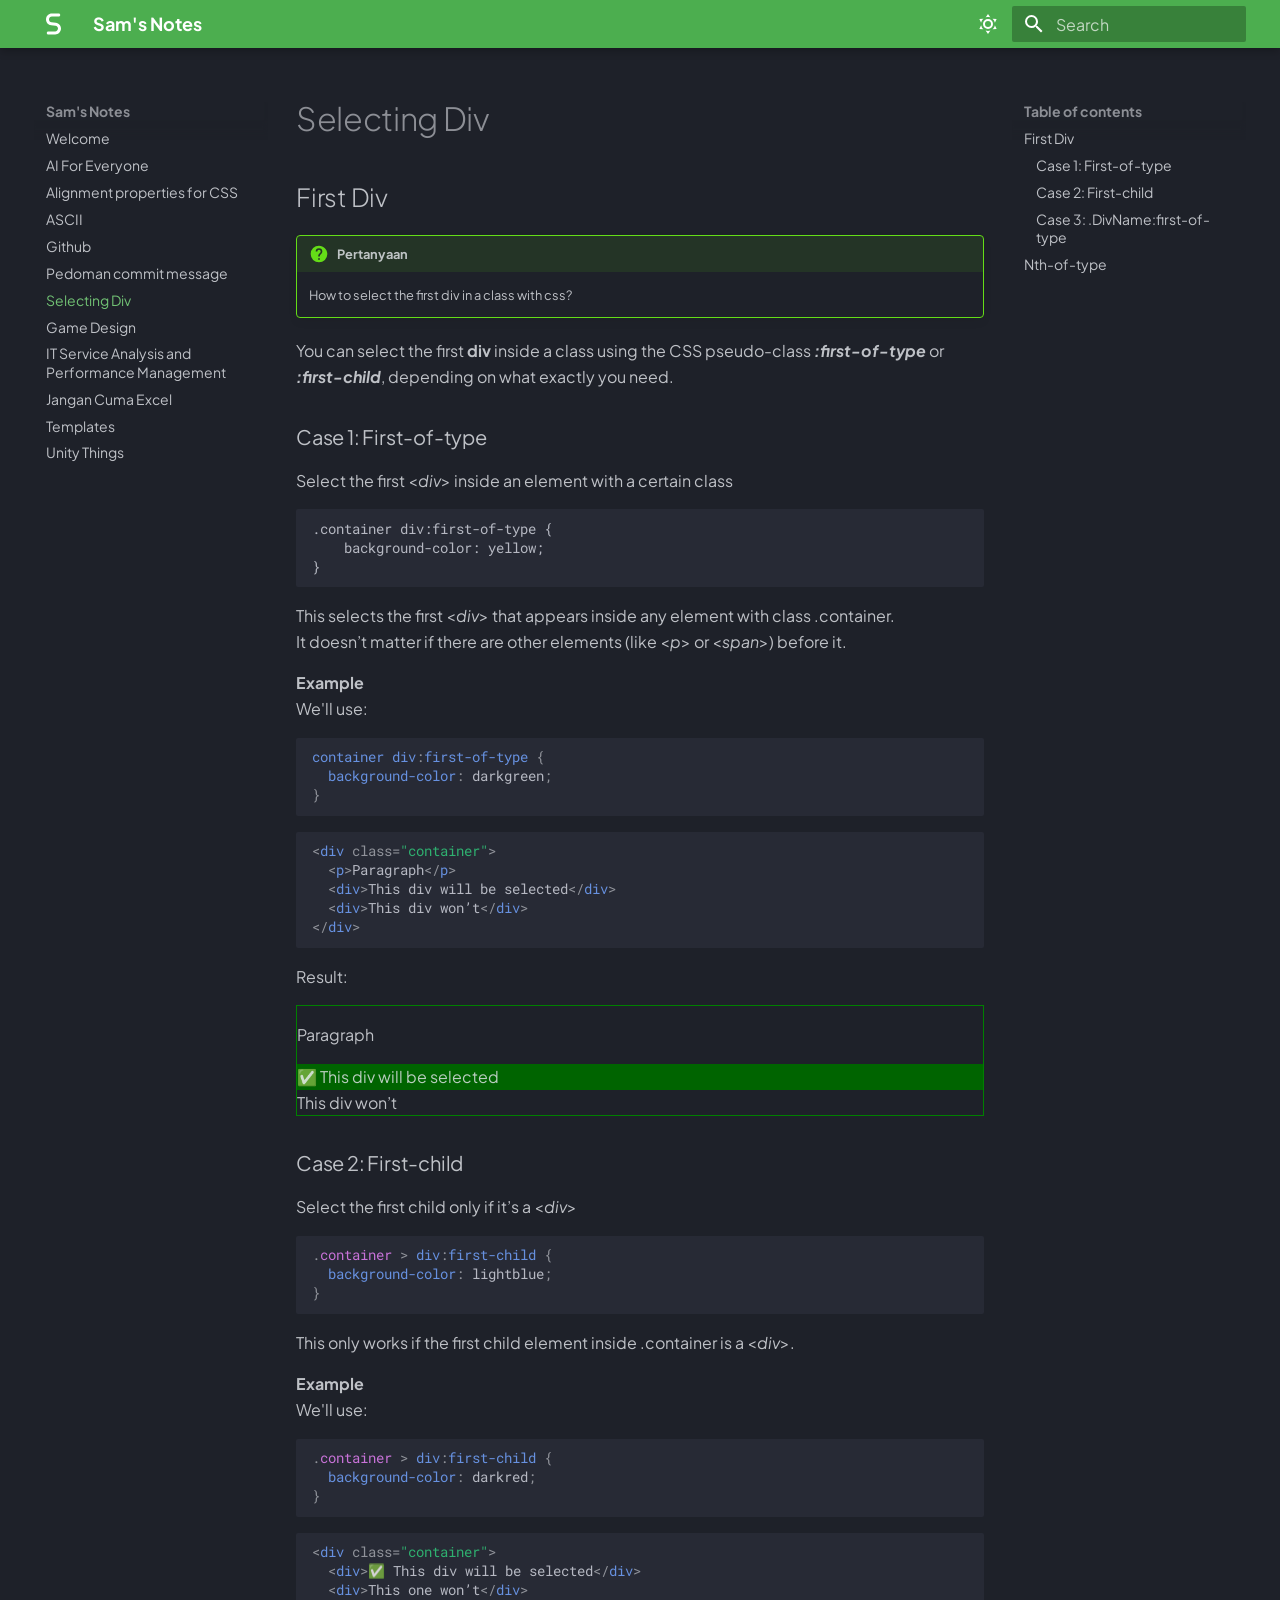
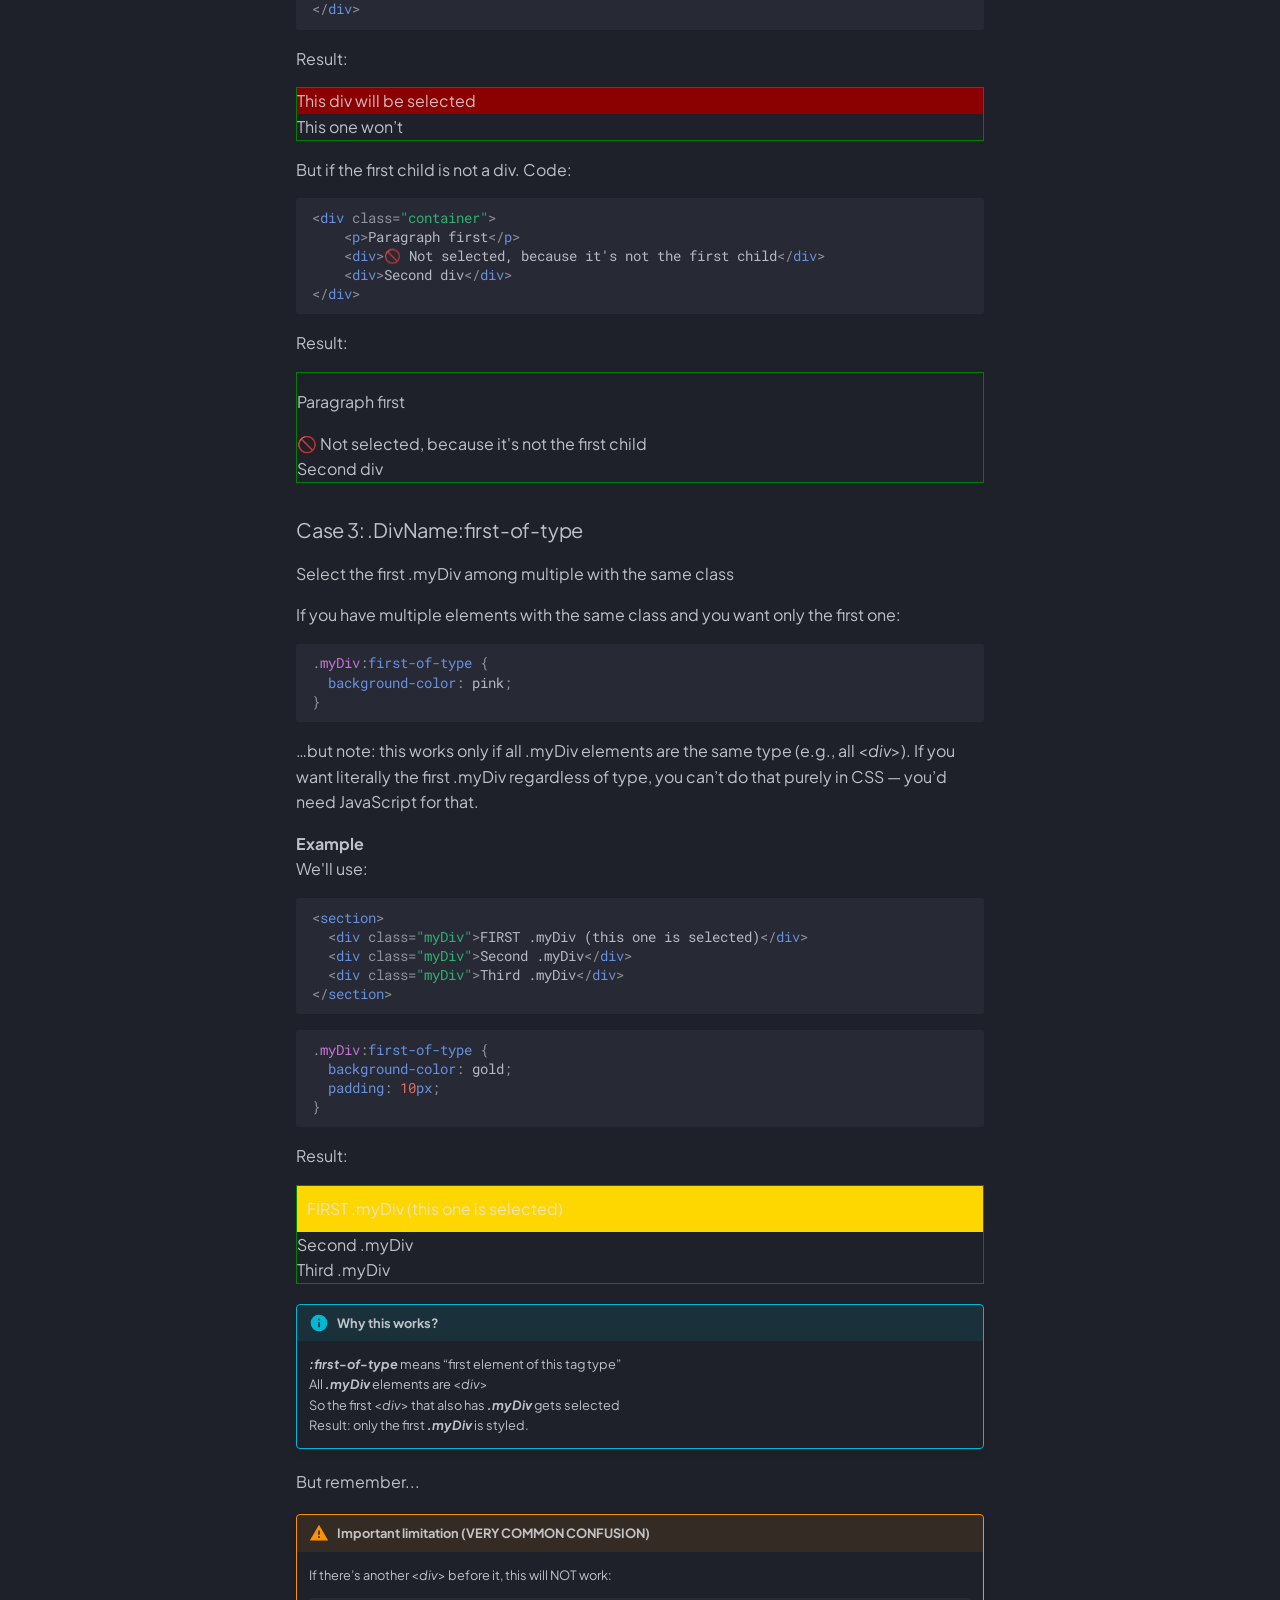
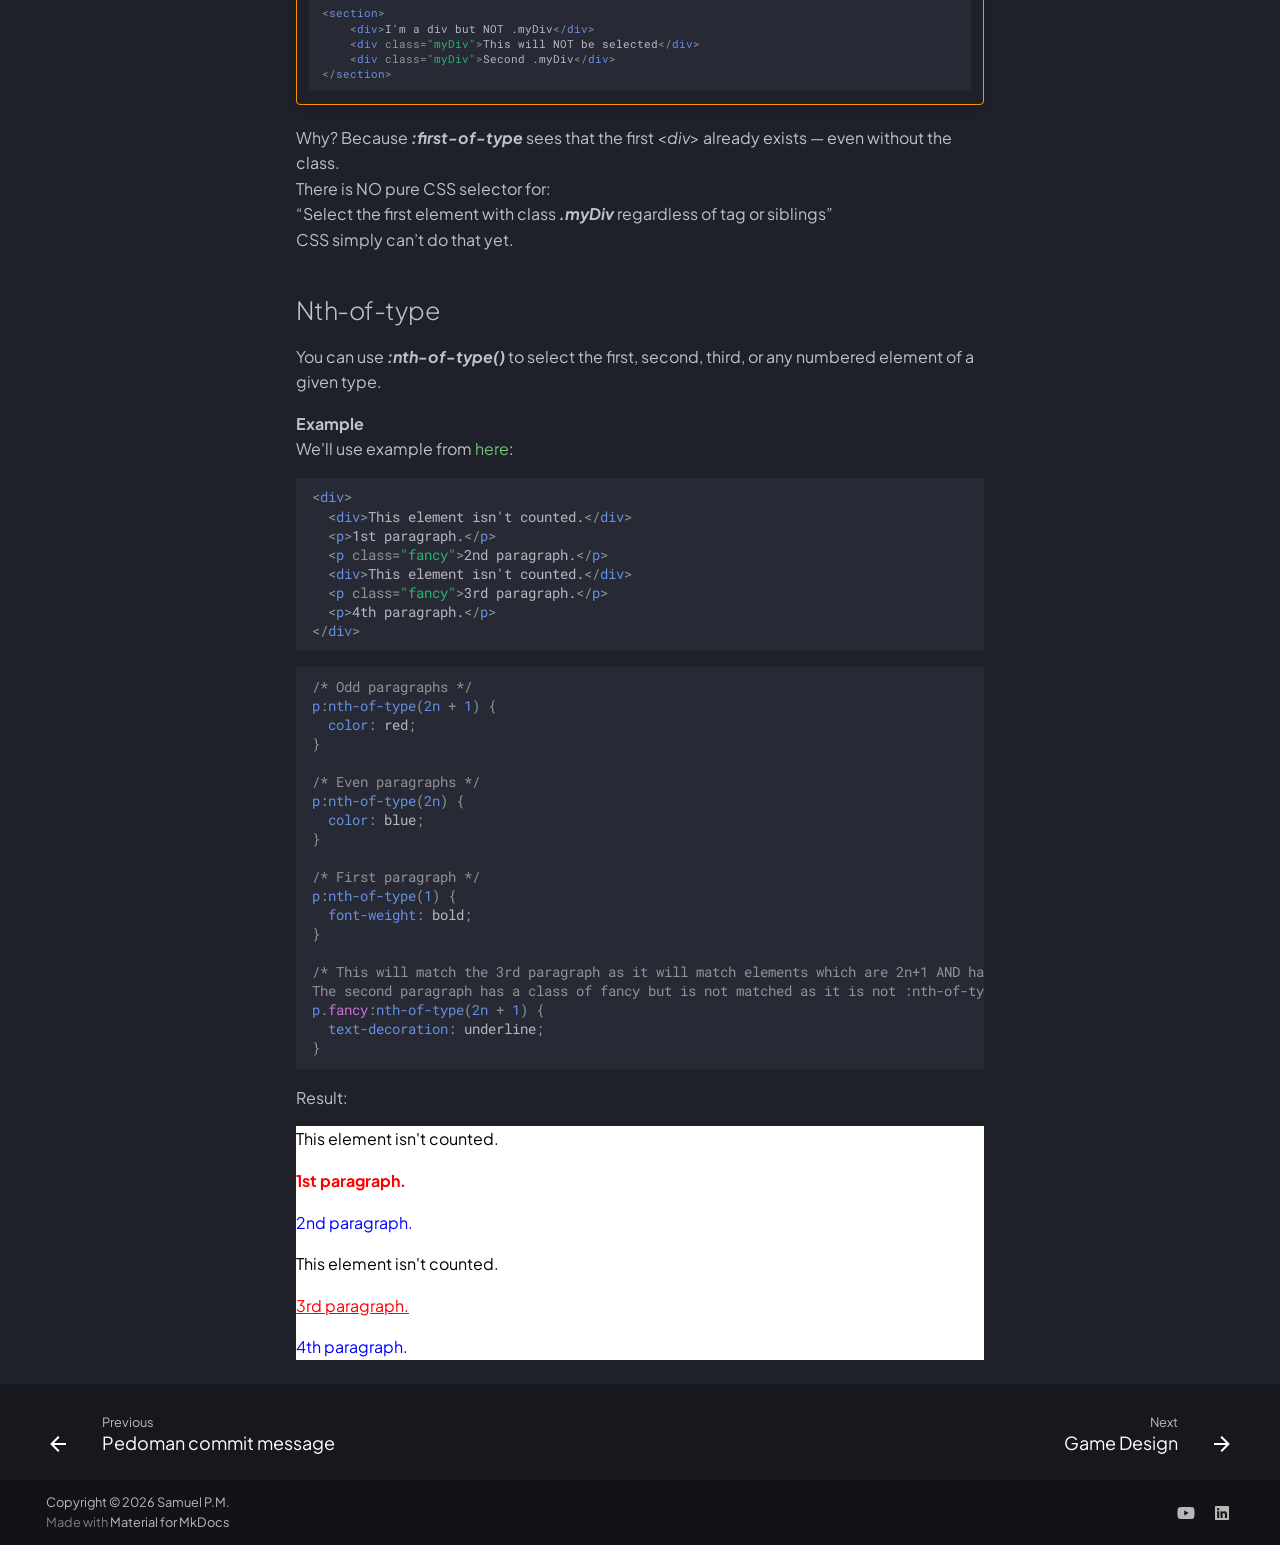
<file: divselect/index.html>
<!DOCTYPE html><html lang="en" class="no-js"><head>
    
      <meta charset="utf-8">
      <meta name="viewport" content="width=device-width,initial-scale=1">
      
      
      
        <link rel="canonical" href="https://sitename.example/divselect/">
      
      
        <link rel="prev" href="../commit-m/">
      
      
        <link rel="next" href="../gamedesign/">
      
      
        
      
      
      <link rel="icon" href="../assets/logoGrey.png">
      <meta name="generator" content="mkdocs-1.6.1, mkdocs-material-9.7.7">
    
    
      
        <title>Selecting Div - Sam's Notes</title>
      
    
    
      <link rel="stylesheet" href="../assets/stylesheets/main.ec1eaa64.min.css">
      
        
        <link rel="stylesheet" href="../assets/stylesheets/palette.ab4e12ef.min.css">
      
      


    
    
      
    
    
      
        
        
        <link rel="preconnect" href="https://fonts.gstatic.com" crossorigin="">
        <link rel="stylesheet" href="https://fonts.googleapis.com/css?family=Plus+Jakarta+Sans:300,300i,400,400i,700,700i%7CRoboto+Mono:400,400i,700,700i&amp;display=fallback">
        <style>:root{--md-text-font:"Plus Jakarta Sans";--md-code-font:"Roboto Mono"}</style>
      
    
    
      <link rel="stylesheet" href="../stylesheets/extra.css">
    
    <script>__md_scope=new URL("..",location),__md_hash=e=>[...e].reduce(((e,_)=>(e<<5)-e+_.charCodeAt(0)),0),__md_get=(e,_=localStorage,t=__md_scope)=>JSON.parse(_.getItem(t.pathname+"."+e)),__md_set=(e,_,t=localStorage,a=__md_scope)=>{try{t.setItem(a.pathname+"."+e,JSON.stringify(_))}catch(e){}}</script>
    
      

    
    
  <link href="../assets/stylesheets/glightbox.min.css" rel="stylesheet"><script src="../assets/javascripts/glightbox.min.js"></script><style id="glightbox-style">
            html.glightbox-open { overflow: initial; height: 100%; }
            .gslide-title { margin-top: 0px; user-select: text; }
            .gslide-desc { color: #666; user-select: text; }
            .gslide-image img { background: white; }
            .gscrollbar-fixer { padding-right: 15px; }
            .gdesc-inner { font-size: 0.75rem; }
            body[data-md-color-scheme="slate"] .gdesc-inner { background: var(--md-default-bg-color); }
            body[data-md-color-scheme="slate"] .gslide-title { color: var(--md-default-fg-color); }
            body[data-md-color-scheme="slate"] .gslide-desc { color: var(--md-default-fg-color); }
        </style></head>
  
  
    
    
      
    
    
    
    
    <body dir="ltr" data-md-color-scheme="slate" data-md-color-primary="green" data-md-color-accent="deep-purple">
  
    
    <input class="md-toggle" data-md-toggle="drawer" type="checkbox" id="__drawer" autocomplete="off">
    <input class="md-toggle" data-md-toggle="search" type="checkbox" id="__search" autocomplete="off">
    <label class="md-overlay" for="__drawer"></label>
    <div data-md-component="skip">
      
        
        <a href="#selecting-div" class="md-skip">
          Skip to content
        </a>
      
    </div>
    <div data-md-component="announce">
      
    </div>
    
    
      

  

<header class="md-header md-header--shadow" data-md-component="header">
  <nav class="md-header__inner md-grid" aria-label="Header">
    <a href=".." title="Sam's Notes" class="md-header__button md-logo" aria-label="Sam's Notes" data-md-component="logo">
      
  
  <svg xmlns="http://www.w3.org/2000/svg" viewBox="0 0 320 512"><!--! Font Awesome Free 7.1.0 by @fontawesome - https://fontawesome.com License - https://fontawesome.com/license/free (Icons: CC BY 4.0, Fonts: SIL OFL 1.1, Code: MIT License) Copyright 2025 Fonticons, Inc.--><path d="M0 157.5C0 88.2 56.2 32 125.5 32H272c17.7 0 32 14.3 32 32s-14.3 32-32 32H125.5c-34 0-61.5 27.5-61.5 61.5 0 31 23.1 57.2 53.9 61l92.2 11.5c62.8 7.9 109.9 61.2 109.9 124.5 0 69.3-56.2 125.5-125.5 125.5H48c-17.7 0-32-14.3-32-32s14.3-32 32-32h146.5c34 0 61.5-27.5 61.5-61.5 0-31-23.1-57.2-53.9-61L109.9 282C47.1 274.1 0 220.8 0 157.5"></path></svg>

    </a>
    <label class="md-header__button md-icon" for="__drawer">
      
      <svg xmlns="http://www.w3.org/2000/svg" viewBox="0 0 24 24"><path d="M3 6h18v2H3zm0 5h18v2H3zm0 5h18v2H3z"></path></svg>
    </label>
    <div class="md-header__title" data-md-component="header-title">
      <div class="md-header__ellipsis">
        <div class="md-header__topic">
          <span class="md-ellipsis">
            Sam's Notes
          </span>
        </div>
        <div class="md-header__topic" data-md-component="header-topic">
          <span class="md-ellipsis">
            
              Selecting Div
            
          </span>
        </div>
      </div>
    </div>
    
      
        <form class="md-header__option" data-md-component="palette">
  
    
    
    
    <input class="md-option" data-md-color-media="" data-md-color-scheme="slate" data-md-color-primary="green" data-md-color-accent="deep-purple" aria-label="Dark mode" type="radio" name="__palette" id="__palette_0">
    
      <label class="md-header__button md-icon" title="Dark mode" for="__palette_1" hidden="">
        <svg xmlns="http://www.w3.org/2000/svg" viewBox="0 0 24 24"><path d="M12 7a5 5 0 0 1 5 5 5 5 0 0 1-5 5 5 5 0 0 1-5-5 5 5 0 0 1 5-5m0 2a3 3 0 0 0-3 3 3 3 0 0 0 3 3 3 3 0 0 0 3-3 3 3 0 0 0-3-3m0-7 2.39 3.42C13.65 5.15 12.84 5 12 5s-1.65.15-2.39.42zM3.34 7l4.16-.35A7.2 7.2 0 0 0 5.94 8.5c-.44.74-.69 1.5-.83 2.29zm.02 10 1.76-3.77a7.131 7.131 0 0 0 2.38 4.14zM20.65 7l-1.77 3.79a7.02 7.02 0 0 0-2.38-4.15zm-.01 10-4.14.36c.59-.51 1.12-1.14 1.54-1.86.42-.73.69-1.5.83-2.29zM12 22l-2.41-3.44c.74.27 1.55.44 2.41.44.82 0 1.63-.17 2.37-.44z"></path></svg>
      </label>
    
  
    
    
    
    <input class="md-option" data-md-color-media="" data-md-color-scheme="default" data-md-color-primary="blue" data-md-color-accent="deep-orange" aria-label="Light mode" type="radio" name="__palette" id="__palette_1">
    
      <label class="md-header__button md-icon" title="Light mode" for="__palette_0" hidden="">
        <svg xmlns="http://www.w3.org/2000/svg" viewBox="0 0 24 24"><path d="m17.75 4.09-2.53 1.94.91 3.06-2.63-1.81-2.63 1.81.91-3.06-2.53-1.94L12.44 4l1.06-3 1.06 3zm3.5 6.91-1.64 1.25.59 1.98-1.7-1.17-1.7 1.17.59-1.98L15.75 11l2.06-.05L18.5 9l.69 1.95zm-2.28 4.95c.83-.08 1.72 1.1 1.19 1.85-.32.45-.66.87-1.08 1.27C15.17 23 8.84 23 4.94 19.07c-3.91-3.9-3.91-10.24 0-14.14.4-.4.82-.76 1.27-1.08.75-.53 1.93.36 1.85 1.19-.27 2.86.69 5.83 2.89 8.02a9.96 9.96 0 0 0 8.02 2.89m-1.64 2.02a12.08 12.08 0 0 1-7.8-3.47c-2.17-2.19-3.33-5-3.49-7.82-2.81 3.14-2.7 7.96.31 10.98 3.02 3.01 7.84 3.12 10.98.31"></path></svg>
      </label>
    
  
</form>
      
    
    
      <script>var palette=__md_get("__palette");if(palette&&palette.color){if("(prefers-color-scheme)"===palette.color.media){var media=matchMedia("(prefers-color-scheme: light)"),input=document.querySelector(media.matches?"[data-md-color-media='(prefers-color-scheme: light)']":"[data-md-color-media='(prefers-color-scheme: dark)']");palette.color.media=input.getAttribute("data-md-color-media"),palette.color.scheme=input.getAttribute("data-md-color-scheme"),palette.color.primary=input.getAttribute("data-md-color-primary"),palette.color.accent=input.getAttribute("data-md-color-accent")}for(var[key,value]of Object.entries(palette.color))document.body.setAttribute("data-md-color-"+key,value)}</script>
    
    
    
      
      
        <label class="md-header__button md-icon" for="__search">
          
          <svg xmlns="http://www.w3.org/2000/svg" viewBox="0 0 24 24"><path d="M9.5 3A6.5 6.5 0 0 1 16 9.5c0 1.61-.59 3.09-1.56 4.23l.27.27h.79l5 5-1.5 1.5-5-5v-.79l-.27-.27A6.52 6.52 0 0 1 9.5 16 6.5 6.5 0 0 1 3 9.5 6.5 6.5 0 0 1 9.5 3m0 2C7 5 5 7 5 9.5S7 14 9.5 14 14 12 14 9.5 12 5 9.5 5"></path></svg>
        </label>
        <div class="md-search" data-md-component="search" role="dialog">
  <label class="md-search__overlay" for="__search"></label>
  <div class="md-search__inner" role="search">
    <form class="md-search__form" name="search">
      <input type="text" class="md-search__input" name="query" aria-label="Search" placeholder="Search" autocapitalize="off" autocorrect="off" autocomplete="off" spellcheck="false" data-md-component="search-query" required="">
      <label class="md-search__icon md-icon" for="__search">
        
        <svg xmlns="http://www.w3.org/2000/svg" viewBox="0 0 24 24"><path d="M9.5 3A6.5 6.5 0 0 1 16 9.5c0 1.61-.59 3.09-1.56 4.23l.27.27h.79l5 5-1.5 1.5-5-5v-.79l-.27-.27A6.52 6.52 0 0 1 9.5 16 6.5 6.5 0 0 1 3 9.5 6.5 6.5 0 0 1 9.5 3m0 2C7 5 5 7 5 9.5S7 14 9.5 14 14 12 14 9.5 12 5 9.5 5"></path></svg>
        
        <svg xmlns="http://www.w3.org/2000/svg" viewBox="0 0 24 24"><path d="M20 11v2H8l5.5 5.5-1.42 1.42L4.16 12l7.92-7.92L13.5 5.5 8 11z"></path></svg>
      </label>
      <nav class="md-search__options" aria-label="Search">
        
        <button type="reset" class="md-search__icon md-icon" title="Clear" aria-label="Clear" tabindex="-1">
          
          <svg xmlns="http://www.w3.org/2000/svg" viewBox="0 0 24 24"><path d="M19 6.41 17.59 5 12 10.59 6.41 5 5 6.41 10.59 12 5 17.59 6.41 19 12 13.41 17.59 19 19 17.59 13.41 12z"></path></svg>
        </button>
      </nav>
      
    </form>
    <div class="md-search__output">
      <div class="md-search__scrollwrap" tabindex="0" data-md-scrollfix="">
        <div class="md-search-result" data-md-component="search-result">
          <div class="md-search-result__meta">
            Initializing search
          </div>
          <ol class="md-search-result__list" role="presentation"></ol>
        </div>
      </div>
    </div>
  </div>
</div>
      
    
    
  </nav>
  
</header>
    
    <div class="md-container" data-md-component="container">
      
      
        
          
        
      
      <main class="md-main" data-md-component="main">
        <div class="md-main__inner md-grid">
          
            
              
              <div class="md-sidebar md-sidebar--primary" data-md-component="sidebar" data-md-type="navigation">
                <div class="md-sidebar__scrollwrap">
                  <div class="md-sidebar__inner">
                    



<nav class="md-nav md-nav--primary" aria-label="Navigation" data-md-level="0">
  <label class="md-nav__title" for="__drawer">
    <a href=".." title="Sam's Notes" class="md-nav__button md-logo" aria-label="Sam's Notes" data-md-component="logo">
      
  
  <svg xmlns="http://www.w3.org/2000/svg" viewBox="0 0 320 512"><!--! Font Awesome Free 7.1.0 by @fontawesome - https://fontawesome.com License - https://fontawesome.com/license/free (Icons: CC BY 4.0, Fonts: SIL OFL 1.1, Code: MIT License) Copyright 2025 Fonticons, Inc.--><path d="M0 157.5C0 88.2 56.2 32 125.5 32H272c17.7 0 32 14.3 32 32s-14.3 32-32 32H125.5c-34 0-61.5 27.5-61.5 61.5 0 31 23.1 57.2 53.9 61l92.2 11.5c62.8 7.9 109.9 61.2 109.9 124.5 0 69.3-56.2 125.5-125.5 125.5H48c-17.7 0-32-14.3-32-32s14.3-32 32-32h146.5c34 0 61.5-27.5 61.5-61.5 0-31-23.1-57.2-53.9-61L109.9 282C47.1 274.1 0 220.8 0 157.5"></path></svg>

    </a>
    Sam's Notes
  </label>
  
  <ul class="md-nav__list" data-md-scrollfix="">
    
      
      
  
  
  
  
    <li class="md-nav__item">
      <a href=".." class="md-nav__link">
        
  
  
  <span class="md-ellipsis">
    
  
    Welcome
  

    
  </span>
  
  

      </a>
    </li>
  

    
      
      
  
  
  
  
    <li class="md-nav__item">
      <a href="../ai/" class="md-nav__link">
        
  
  
  <span class="md-ellipsis">
    
  
    AI For Everyone
  

    
  </span>
  
  

      </a>
    </li>
  

    
      
      
  
  
  
  
    <li class="md-nav__item">
      <a href="../alignmentcss/" class="md-nav__link">
        
  
  
  <span class="md-ellipsis">
    
  
    Alignment properties for CSS
  

    
  </span>
  
  

      </a>
    </li>
  

    
      
      
  
  
  
  
    <li class="md-nav__item">
      <a href="../ascii/" class="md-nav__link">
        
  
  
  <span class="md-ellipsis">
    
  
    ASCII
  

    
  </span>
  
  

      </a>
    </li>
  

    
      
      
  
  
  
  
    <li class="md-nav__item">
      <a href="../bnewrepo/" class="md-nav__link">
        
  
  
  <span class="md-ellipsis">
    
  
    Github
  

    
  </span>
  
  

      </a>
    </li>
  

    
      
      
  
  
  
  
    <li class="md-nav__item">
      <a href="../commit-m/" class="md-nav__link">
        
  
  
  <span class="md-ellipsis">
    
  
    Pedoman commit message
  

    
  </span>
  
  

      </a>
    </li>
  

    
      
      
  
  
    
  
  
  
    <li class="md-nav__item md-nav__item--active">
      
      <input class="md-nav__toggle md-toggle" type="checkbox" id="__toc">
      
      
        
      
      
        <label class="md-nav__link md-nav__link--active" for="__toc">
          
  
  
  <span class="md-ellipsis">
    
  
    Selecting Div
  

    
  </span>
  
  

          <span class="md-nav__icon md-icon"></span>
        </label>
      
      <a href="./" class="md-nav__link md-nav__link--active">
        
  
  
  <span class="md-ellipsis">
    
  
    Selecting Div
  

    
  </span>
  
  

      </a>
      
        

<nav class="md-nav md-nav--secondary" aria-label="Table of contents">
  
  
  
    
  
  
    <label class="md-nav__title" for="__toc">
      <span class="md-nav__icon md-icon"></span>
      Table of contents
    </label>
    <ul class="md-nav__list" data-md-component="toc" data-md-scrollfix="">
      
        <li class="md-nav__item">
  <a href="#first-div" class="md-nav__link">
    <span class="md-ellipsis">
      
        First Div
      
    </span>
  </a>
  
    <nav class="md-nav" aria-label="First Div">
      <ul class="md-nav__list">
        
          <li class="md-nav__item">
  <a href="#case-1-first-of-type" class="md-nav__link">
    <span class="md-ellipsis">
      
        Case 1: First-of-type
      
    </span>
  </a>
  
</li>
        
          <li class="md-nav__item">
  <a href="#case-2-first-child" class="md-nav__link">
    <span class="md-ellipsis">
      
        Case 2: First-child
      
    </span>
  </a>
  
</li>
        
          <li class="md-nav__item">
  <a href="#case-3-divnamefirst-of-type" class="md-nav__link">
    <span class="md-ellipsis">
      
        Case 3: .DivName:first-of-type
      
    </span>
  </a>
  
</li>
        
      </ul>
    </nav>
  
</li>
      
        <li class="md-nav__item">
  <a href="#nth-of-type" class="md-nav__link">
    <span class="md-ellipsis">
      
        Nth-of-type
      
    </span>
  </a>
  
</li>
      
    </ul>
  
</nav>
      
    </li>
  

    
      
      
  
  
  
  
    <li class="md-nav__item">
      <a href="../gamedesign/" class="md-nav__link">
        
  
  
  <span class="md-ellipsis">
    
  
    Game Design
  

    
  </span>
  
  

      </a>
    </li>
  

    
      
      
  
  
  
  
    <li class="md-nav__item">
      <a href="../itinfra/" class="md-nav__link">
        
  
  
  <span class="md-ellipsis">
    
  
    IT Service Analysis and Performance Management
  

    
  </span>
  
  

      </a>
    </li>
  

    
      
      
  
  
  
  
    <li class="md-nav__item">
      <a href="../supplychain/" class="md-nav__link">
        
  
  
  <span class="md-ellipsis">
    
  
    Jangan Cuma Excel
  

    
  </span>
  
  

      </a>
    </li>
  

    
      
      
  
  
  
  
    <li class="md-nav__item">
      <a href="../template/" class="md-nav__link">
        
  
  
  <span class="md-ellipsis">
    
  
    Templates
  

    
  </span>
  
  

      </a>
    </li>
  

    
      
      
  
  
  
  
    <li class="md-nav__item">
      <a href="../unitything/" class="md-nav__link">
        
  
  
  <span class="md-ellipsis">
    
  
    Unity Things
  

    
  </span>
  
  

      </a>
    </li>
  

    
  </ul>
</nav>
                  </div>
                </div>
              </div>
            
            
              
              <div class="md-sidebar md-sidebar--secondary" data-md-component="sidebar" data-md-type="toc">
                <div class="md-sidebar__scrollwrap">
                  <div class="md-sidebar__inner">
                    

<nav class="md-nav md-nav--secondary" aria-label="Table of contents">
  
  
  
    
  
  
    <label class="md-nav__title" for="__toc">
      <span class="md-nav__icon md-icon"></span>
      Table of contents
    </label>
    <ul class="md-nav__list" data-md-component="toc" data-md-scrollfix="">
      
        <li class="md-nav__item">
  <a href="#first-div" class="md-nav__link">
    <span class="md-ellipsis">
      
        First Div
      
    </span>
  </a>
  
    <nav class="md-nav" aria-label="First Div">
      <ul class="md-nav__list">
        
          <li class="md-nav__item">
  <a href="#case-1-first-of-type" class="md-nav__link">
    <span class="md-ellipsis">
      
        Case 1: First-of-type
      
    </span>
  </a>
  
</li>
        
          <li class="md-nav__item">
  <a href="#case-2-first-child" class="md-nav__link">
    <span class="md-ellipsis">
      
        Case 2: First-child
      
    </span>
  </a>
  
</li>
        
          <li class="md-nav__item">
  <a href="#case-3-divnamefirst-of-type" class="md-nav__link">
    <span class="md-ellipsis">
      
        Case 3: .DivName:first-of-type
      
    </span>
  </a>
  
</li>
        
      </ul>
    </nav>
  
</li>
      
        <li class="md-nav__item">
  <a href="#nth-of-type" class="md-nav__link">
    <span class="md-ellipsis">
      
        Nth-of-type
      
    </span>
  </a>
  
</li>
      
    </ul>
  
</nav>
                  </div>
                </div>
              </div>
            
          
          
            <div class="md-content" data-md-component="content">
              
              <article class="md-content__inner md-typeset">
                
                  



<h1 id="selecting-div">Selecting Div</h1>
<h2 id="first-div">First Div</h2>
<div class="admonition question">
<p class="admonition-title">Pertanyaan</p>
<p>How to select the first div in a class with css?</p>
</div>
<p>You can select the first <strong>div</strong> inside a class using the CSS pseudo-class <strong><em>:first-of-type</em></strong> or <strong><em>:first-child</em></strong>, depending on what exactly you need.</p>
<h3 id="case-1-first-of-type">Case 1: First-of-type</h3>
<p>Select the first &lt;<em>div</em>&gt; inside an element with a certain class</p>
<div class="language-text highlight"><pre><span></span><code><span id="__span-0-1"><a id="__codelineno-0-1" name="__codelineno-0-1" href="#__codelineno-0-1"></a>.container div:first-of-type {
</span><span id="__span-0-2"><a id="__codelineno-0-2" name="__codelineno-0-2" href="#__codelineno-0-2"></a>    background-color: yellow;
</span><span id="__span-0-3"><a id="__codelineno-0-3" name="__codelineno-0-3" href="#__codelineno-0-3"></a>}
</span></code></pre></div>
<p>This selects the first &lt;<em>div</em>&gt; that appears inside any element with class .container. <br>
It doesn’t matter if there are other elements (like &lt;<em>p</em>&gt; or &lt;<em>span</em>&gt;) before it.</p>
<p><strong>Example</strong> <br>
We'll use:</p>
<div class="language-css highlight"><pre><span></span><code><span id="__span-1-1"><a id="__codelineno-1-1" name="__codelineno-1-1" href="#__codelineno-1-1"></a><span class="nt">container</span><span class="w"> </span><span class="nt">div</span><span class="p">:</span><span class="nd">first-of-type</span><span class="w"> </span><span class="p">{</span>
</span><span id="__span-1-2"><a id="__codelineno-1-2" name="__codelineno-1-2" href="#__codelineno-1-2"></a><span class="w">  </span><span class="k">background-color</span><span class="p">:</span><span class="w"> </span><span class="kc">darkgreen</span><span class="p">;</span>
</span><span id="__span-1-3"><a id="__codelineno-1-3" name="__codelineno-1-3" href="#__codelineno-1-3"></a><span class="p">}</span>
</span></code></pre></div>
<div class="language-html highlight"><pre><span></span><code><span id="__span-2-1"><a id="__codelineno-2-1" name="__codelineno-2-1" href="#__codelineno-2-1"></a><span class="p">&lt;</span><span class="nt">div</span> <span class="na">class</span><span class="o">=</span><span class="s">"container"</span><span class="p">&gt;</span>
</span><span id="__span-2-2"><a id="__codelineno-2-2" name="__codelineno-2-2" href="#__codelineno-2-2"></a>  <span class="p">&lt;</span><span class="nt">p</span><span class="p">&gt;</span>Paragraph<span class="p">&lt;/</span><span class="nt">p</span><span class="p">&gt;</span>
</span><span id="__span-2-3"><a id="__codelineno-2-3" name="__codelineno-2-3" href="#__codelineno-2-3"></a>  <span class="p">&lt;</span><span class="nt">div</span><span class="p">&gt;</span>This div will be selected<span class="p">&lt;/</span><span class="nt">div</span><span class="p">&gt;</span>
</span><span id="__span-2-4"><a id="__codelineno-2-4" name="__codelineno-2-4" href="#__codelineno-2-4"></a>  <span class="p">&lt;</span><span class="nt">div</span><span class="p">&gt;</span>This div won’t<span class="p">&lt;/</span><span class="nt">div</span><span class="p">&gt;</span>
</span><span id="__span-2-5"><a id="__codelineno-2-5" name="__codelineno-2-5" href="#__codelineno-2-5"></a><span class="p">&lt;/</span><span class="nt">div</span><span class="p">&gt;</span>
</span></code></pre></div>
<p>Result:</p>
<div class="container" style="border: 1px solid green">
  <p>Paragraph</p>
  <div style=" background-color: darkgreen;">✅ This div will be selected</div>
  <div>This div won’t</div>
</div>

<h3 id="case-2-first-child">Case 2: First-child</h3>
<p>Select the first child only if it’s a &lt;<em>div</em>&gt;</p>
<div class="language-css highlight"><pre><span></span><code><span id="__span-3-1"><a id="__codelineno-3-1" name="__codelineno-3-1" href="#__codelineno-3-1"></a><span class="p">.</span><span class="nc">container</span><span class="w"> </span><span class="o">&gt;</span><span class="w"> </span><span class="nt">div</span><span class="p">:</span><span class="nd">first-child</span><span class="w"> </span><span class="p">{</span>
</span><span id="__span-3-2"><a id="__codelineno-3-2" name="__codelineno-3-2" href="#__codelineno-3-2"></a><span class="w">  </span><span class="k">background-color</span><span class="p">:</span><span class="w"> </span><span class="kc">lightblue</span><span class="p">;</span>
</span><span id="__span-3-3"><a id="__codelineno-3-3" name="__codelineno-3-3" href="#__codelineno-3-3"></a><span class="p">}</span>
</span></code></pre></div>
<p>This only works if the first child element inside .container is a &lt;<em>div</em>&gt;.</p>
<p><strong>Example</strong> <br>
We'll use:</p>
<div class="language-css highlight"><pre><span></span><code><span id="__span-4-1"><a id="__codelineno-4-1" name="__codelineno-4-1" href="#__codelineno-4-1"></a><span class="p">.</span><span class="nc">container</span><span class="w"> </span><span class="o">&gt;</span><span class="w"> </span><span class="nt">div</span><span class="p">:</span><span class="nd">first-child</span><span class="w"> </span><span class="p">{</span>
</span><span id="__span-4-2"><a id="__codelineno-4-2" name="__codelineno-4-2" href="#__codelineno-4-2"></a><span class="w">  </span><span class="k">background-color</span><span class="p">:</span><span class="w"> </span><span class="kc">darkred</span><span class="p">;</span>
</span><span id="__span-4-3"><a id="__codelineno-4-3" name="__codelineno-4-3" href="#__codelineno-4-3"></a><span class="p">}</span>
</span></code></pre></div>
<div class="language-html highlight"><pre><span></span><code><span id="__span-5-1"><a id="__codelineno-5-1" name="__codelineno-5-1" href="#__codelineno-5-1"></a><span class="p">&lt;</span><span class="nt">div</span> <span class="na">class</span><span class="o">=</span><span class="s">"container"</span><span class="p">&gt;</span>
</span><span id="__span-5-2"><a id="__codelineno-5-2" name="__codelineno-5-2" href="#__codelineno-5-2"></a>  <span class="p">&lt;</span><span class="nt">div</span><span class="p">&gt;</span>✅ This div will be selected<span class="p">&lt;/</span><span class="nt">div</span><span class="p">&gt;</span>
</span><span id="__span-5-3"><a id="__codelineno-5-3" name="__codelineno-5-3" href="#__codelineno-5-3"></a>  <span class="p">&lt;</span><span class="nt">div</span><span class="p">&gt;</span>This one won’t<span class="p">&lt;/</span><span class="nt">div</span><span class="p">&gt;</span>
</span><span id="__span-5-4"><a id="__codelineno-5-4" name="__codelineno-5-4" href="#__codelineno-5-4"></a><span class="p">&lt;/</span><span class="nt">div</span><span class="p">&gt;</span>
</span></code></pre></div>
<p>Result:</p>
<section>
    <style>
    .container > div:first-child {
        background-color: darkred;
    }
    </style>
    <div class="container" style="border: 1px solid green">
    <div>This div will be selected</div>
    <div>This one won’t</div>
    </div>
</section>

<p>But if the first child is not a div.
Code:
</p><div class="language-html highlight"><pre><span></span><code><span id="__span-6-1"><a id="__codelineno-6-1" name="__codelineno-6-1" href="#__codelineno-6-1"></a><span class="p">&lt;</span><span class="nt">div</span> <span class="na">class</span><span class="o">=</span><span class="s">"container"</span><span class="p">&gt;</span>
</span><span id="__span-6-2"><a id="__codelineno-6-2" name="__codelineno-6-2" href="#__codelineno-6-2"></a>    <span class="p">&lt;</span><span class="nt">p</span><span class="p">&gt;</span>Paragraph first<span class="p">&lt;/</span><span class="nt">p</span><span class="p">&gt;</span>
</span><span id="__span-6-3"><a id="__codelineno-6-3" name="__codelineno-6-3" href="#__codelineno-6-3"></a>    <span class="p">&lt;</span><span class="nt">div</span><span class="p">&gt;</span>🚫 Not selected, because it's not the first child<span class="p">&lt;/</span><span class="nt">div</span><span class="p">&gt;</span>
</span><span id="__span-6-4"><a id="__codelineno-6-4" name="__codelineno-6-4" href="#__codelineno-6-4"></a>    <span class="p">&lt;</span><span class="nt">div</span><span class="p">&gt;</span>Second div<span class="p">&lt;/</span><span class="nt">div</span><span class="p">&gt;</span>
</span><span id="__span-6-5"><a id="__codelineno-6-5" name="__codelineno-6-5" href="#__codelineno-6-5"></a><span class="p">&lt;/</span><span class="nt">div</span><span class="p">&gt;</span>
</span></code></pre></div><p></p>
<p>Result:</p>
<section>
    <div class="container" style="border: 1px solid green">
        <p>Paragraph first</p>
        <div>🚫 Not selected, because it's not the first child</div>
        <div>Second div</div>
    </div>
</section>

<h3 id="case-3-divnamefirst-of-type">Case 3: .DivName:first-of-type</h3>
<p>Select the first .myDiv among multiple with the same class</p>
<p>If you have multiple elements with the same class and you want only the first one:
</p><div class="language-css highlight"><pre><span></span><code><span id="__span-7-1"><a id="__codelineno-7-1" name="__codelineno-7-1" href="#__codelineno-7-1"></a><span class="p">.</span><span class="nc">myDiv</span><span class="p">:</span><span class="nd">first-of-type</span><span class="w"> </span><span class="p">{</span>
</span><span id="__span-7-2"><a id="__codelineno-7-2" name="__codelineno-7-2" href="#__codelineno-7-2"></a><span class="w">  </span><span class="k">background-color</span><span class="p">:</span><span class="w"> </span><span class="kc">pink</span><span class="p">;</span>
</span><span id="__span-7-3"><a id="__codelineno-7-3" name="__codelineno-7-3" href="#__codelineno-7-3"></a><span class="p">}</span>
</span></code></pre></div>
…but note: this works only if all .myDiv elements are the same type (e.g., all &lt;<em>div</em>&gt;).
If you want literally the first .myDiv regardless of type, you can’t do that purely in CSS — you’d need JavaScript for that.<p></p>
<p><strong>Example</strong> <br>
We'll use:
</p><div class="language-html highlight"><pre><span></span><code><span id="__span-8-1"><a id="__codelineno-8-1" name="__codelineno-8-1" href="#__codelineno-8-1"></a><span class="p">&lt;</span><span class="nt">section</span><span class="p">&gt;</span>
</span><span id="__span-8-2"><a id="__codelineno-8-2" name="__codelineno-8-2" href="#__codelineno-8-2"></a>  <span class="p">&lt;</span><span class="nt">div</span> <span class="na">class</span><span class="o">=</span><span class="s">"myDiv"</span><span class="p">&gt;</span>FIRST .myDiv (this one is selected)<span class="p">&lt;/</span><span class="nt">div</span><span class="p">&gt;</span>
</span><span id="__span-8-3"><a id="__codelineno-8-3" name="__codelineno-8-3" href="#__codelineno-8-3"></a>  <span class="p">&lt;</span><span class="nt">div</span> <span class="na">class</span><span class="o">=</span><span class="s">"myDiv"</span><span class="p">&gt;</span>Second .myDiv<span class="p">&lt;/</span><span class="nt">div</span><span class="p">&gt;</span>
</span><span id="__span-8-4"><a id="__codelineno-8-4" name="__codelineno-8-4" href="#__codelineno-8-4"></a>  <span class="p">&lt;</span><span class="nt">div</span> <span class="na">class</span><span class="o">=</span><span class="s">"myDiv"</span><span class="p">&gt;</span>Third .myDiv<span class="p">&lt;/</span><span class="nt">div</span><span class="p">&gt;</span>
</span><span id="__span-8-5"><a id="__codelineno-8-5" name="__codelineno-8-5" href="#__codelineno-8-5"></a><span class="p">&lt;/</span><span class="nt">section</span><span class="p">&gt;</span>
</span></code></pre></div>
<div class="language-css highlight"><pre><span></span><code><span id="__span-9-1"><a id="__codelineno-9-1" name="__codelineno-9-1" href="#__codelineno-9-1"></a><span class="p">.</span><span class="nc">myDiv</span><span class="p">:</span><span class="nd">first-of-type</span><span class="w"> </span><span class="p">{</span>
</span><span id="__span-9-2"><a id="__codelineno-9-2" name="__codelineno-9-2" href="#__codelineno-9-2"></a><span class="w">  </span><span class="k">background-color</span><span class="p">:</span><span class="w"> </span><span class="kc">gold</span><span class="p">;</span>
</span><span id="__span-9-3"><a id="__codelineno-9-3" name="__codelineno-9-3" href="#__codelineno-9-3"></a><span class="w">  </span><span class="k">padding</span><span class="p">:</span><span class="w"> </span><span class="mi">10</span><span class="kt">px</span><span class="p">;</span>
</span><span id="__span-9-4"><a id="__codelineno-9-4" name="__codelineno-9-4" href="#__codelineno-9-4"></a><span class="p">}</span>
</span></code></pre></div><p></p>
<p>Result:</p>
<section style="border: 1px solid green"> 
<style>
  .myDiv:first-of-type {
    background-color: gold;
    padding: 10px;
  }
</style>
  <div class="myDiv">FIRST .myDiv (this one is selected)</div>
  <div class="myDiv">Second .myDiv</div>
  <div class="myDiv">Third .myDiv</div>
</section>

<div class="admonition info">
<p class="admonition-title">Why this works?</p>
<p><strong><em>:first-of-type</em></strong> means “first element of this tag type” <br>
All <strong><em>.myDiv</em></strong> elements are &lt;<em>div</em>&gt; <br>
So the first &lt;<em>div</em>&gt; that also has <strong><em>.myDiv</em></strong> gets selected <br>
Result: only the first <strong><em>.myDiv</em></strong> is styled.</p>
</div>
<p>But remember...</p>
<div class="admonition warning">
<p class="admonition-title">Important limitation (VERY COMMON CONFUSION)</p>
<p>If there’s another &lt;<em>div</em>&gt; before it, this will NOT work:
</p><div class="language-html highlight"><pre><span></span><code><span id="__span-10-1"><a id="__codelineno-10-1" name="__codelineno-10-1" href="#__codelineno-10-1"></a><span class="p">&lt;</span><span class="nt">section</span><span class="p">&gt;</span>
</span><span id="__span-10-2"><a id="__codelineno-10-2" name="__codelineno-10-2" href="#__codelineno-10-2"></a>    <span class="p">&lt;</span><span class="nt">div</span><span class="p">&gt;</span>I'm a div but NOT .myDiv<span class="p">&lt;/</span><span class="nt">div</span><span class="p">&gt;</span>
</span><span id="__span-10-3"><a id="__codelineno-10-3" name="__codelineno-10-3" href="#__codelineno-10-3"></a>    <span class="p">&lt;</span><span class="nt">div</span> <span class="na">class</span><span class="o">=</span><span class="s">"myDiv"</span><span class="p">&gt;</span>This will NOT be selected<span class="p">&lt;/</span><span class="nt">div</span><span class="p">&gt;</span>
</span><span id="__span-10-4"><a id="__codelineno-10-4" name="__codelineno-10-4" href="#__codelineno-10-4"></a>    <span class="p">&lt;</span><span class="nt">div</span> <span class="na">class</span><span class="o">=</span><span class="s">"myDiv"</span><span class="p">&gt;</span>Second .myDiv<span class="p">&lt;/</span><span class="nt">div</span><span class="p">&gt;</span>
</span><span id="__span-10-5"><a id="__codelineno-10-5" name="__codelineno-10-5" href="#__codelineno-10-5"></a><span class="p">&lt;/</span><span class="nt">section</span><span class="p">&gt;</span>
</span></code></pre></div><p></p>
</div>
<p>Why?
Because <strong><em>:first-of-type</em></strong> sees that the first &lt;<em>div</em>&gt; already exists — even without the class. <br>
There is NO pure CSS selector for: <br>
“Select the first element with class <strong><em>.myDiv</em></strong> regardless of tag or siblings” <br>
CSS simply can’t do that yet.</p>
<h2 id="nth-of-type">Nth-of-type</h2>
<p>You can use <strong><em>:nth-of-type()</em></strong> to select the first, second, third, or any numbered element of a given type.</p>
<p><strong>Example</strong> <br>
We'll use example from <a href="https://developer.mozilla.org/en-US/docs/Web/CSS/Reference/Selectors/:nth-of-type">here</a>:
</p><div class="language-html highlight"><pre><span></span><code><span id="__span-11-1"><a id="__codelineno-11-1" name="__codelineno-11-1" href="#__codelineno-11-1"></a><span class="p">&lt;</span><span class="nt">div</span><span class="p">&gt;</span>
</span><span id="__span-11-2"><a id="__codelineno-11-2" name="__codelineno-11-2" href="#__codelineno-11-2"></a>  <span class="p">&lt;</span><span class="nt">div</span><span class="p">&gt;</span>This element isn't counted.<span class="p">&lt;/</span><span class="nt">div</span><span class="p">&gt;</span>
</span><span id="__span-11-3"><a id="__codelineno-11-3" name="__codelineno-11-3" href="#__codelineno-11-3"></a>  <span class="p">&lt;</span><span class="nt">p</span><span class="p">&gt;</span>1st paragraph.<span class="p">&lt;/</span><span class="nt">p</span><span class="p">&gt;</span>
</span><span id="__span-11-4"><a id="__codelineno-11-4" name="__codelineno-11-4" href="#__codelineno-11-4"></a>  <span class="p">&lt;</span><span class="nt">p</span> <span class="na">class</span><span class="o">=</span><span class="s">"fancy"</span><span class="p">&gt;</span>2nd paragraph.<span class="p">&lt;/</span><span class="nt">p</span><span class="p">&gt;</span>
</span><span id="__span-11-5"><a id="__codelineno-11-5" name="__codelineno-11-5" href="#__codelineno-11-5"></a>  <span class="p">&lt;</span><span class="nt">div</span><span class="p">&gt;</span>This element isn't counted.<span class="p">&lt;/</span><span class="nt">div</span><span class="p">&gt;</span>
</span><span id="__span-11-6"><a id="__codelineno-11-6" name="__codelineno-11-6" href="#__codelineno-11-6"></a>  <span class="p">&lt;</span><span class="nt">p</span> <span class="na">class</span><span class="o">=</span><span class="s">"fancy"</span><span class="p">&gt;</span>3rd paragraph.<span class="p">&lt;/</span><span class="nt">p</span><span class="p">&gt;</span>
</span><span id="__span-11-7"><a id="__codelineno-11-7" name="__codelineno-11-7" href="#__codelineno-11-7"></a>  <span class="p">&lt;</span><span class="nt">p</span><span class="p">&gt;</span>4th paragraph.<span class="p">&lt;/</span><span class="nt">p</span><span class="p">&gt;</span>
</span><span id="__span-11-8"><a id="__codelineno-11-8" name="__codelineno-11-8" href="#__codelineno-11-8"></a><span class="p">&lt;/</span><span class="nt">div</span><span class="p">&gt;</span>
</span></code></pre></div>
<div class="language-css highlight"><pre><span></span><code><span id="__span-12-1"><a id="__codelineno-12-1" name="__codelineno-12-1" href="#__codelineno-12-1"></a><span class="c">/* Odd paragraphs */</span>
</span><span id="__span-12-2"><a id="__codelineno-12-2" name="__codelineno-12-2" href="#__codelineno-12-2"></a><span class="nt">p</span><span class="p">:</span><span class="nd">nth-of-type</span><span class="o">(</span><span class="nt">2n</span><span class="w"> </span><span class="o">+</span><span class="w"> </span><span class="nt">1</span><span class="o">)</span><span class="w"> </span><span class="p">{</span>
</span><span id="__span-12-3"><a id="__codelineno-12-3" name="__codelineno-12-3" href="#__codelineno-12-3"></a><span class="w">  </span><span class="k">color</span><span class="p">:</span><span class="w"> </span><span class="kc">red</span><span class="p">;</span>
</span><span id="__span-12-4"><a id="__codelineno-12-4" name="__codelineno-12-4" href="#__codelineno-12-4"></a><span class="p">}</span>
</span><span id="__span-12-5"><a id="__codelineno-12-5" name="__codelineno-12-5" href="#__codelineno-12-5"></a>
</span><span id="__span-12-6"><a id="__codelineno-12-6" name="__codelineno-12-6" href="#__codelineno-12-6"></a><span class="c">/* Even paragraphs */</span>
</span><span id="__span-12-7"><a id="__codelineno-12-7" name="__codelineno-12-7" href="#__codelineno-12-7"></a><span class="nt">p</span><span class="p">:</span><span class="nd">nth-of-type</span><span class="o">(</span><span class="nt">2n</span><span class="o">)</span><span class="w"> </span><span class="p">{</span>
</span><span id="__span-12-8"><a id="__codelineno-12-8" name="__codelineno-12-8" href="#__codelineno-12-8"></a><span class="w">  </span><span class="k">color</span><span class="p">:</span><span class="w"> </span><span class="kc">blue</span><span class="p">;</span>
</span><span id="__span-12-9"><a id="__codelineno-12-9" name="__codelineno-12-9" href="#__codelineno-12-9"></a><span class="p">}</span>
</span><span id="__span-12-10"><a id="__codelineno-12-10" name="__codelineno-12-10" href="#__codelineno-12-10"></a>
</span><span id="__span-12-11"><a id="__codelineno-12-11" name="__codelineno-12-11" href="#__codelineno-12-11"></a><span class="c">/* First paragraph */</span>
</span><span id="__span-12-12"><a id="__codelineno-12-12" name="__codelineno-12-12" href="#__codelineno-12-12"></a><span class="nt">p</span><span class="p">:</span><span class="nd">nth-of-type</span><span class="o">(</span><span class="nt">1</span><span class="o">)</span><span class="w"> </span><span class="p">{</span>
</span><span id="__span-12-13"><a id="__codelineno-12-13" name="__codelineno-12-13" href="#__codelineno-12-13"></a><span class="w">  </span><span class="k">font-weight</span><span class="p">:</span><span class="w"> </span><span class="kc">bold</span><span class="p">;</span>
</span><span id="__span-12-14"><a id="__codelineno-12-14" name="__codelineno-12-14" href="#__codelineno-12-14"></a><span class="p">}</span>
</span><span id="__span-12-15"><a id="__codelineno-12-15" name="__codelineno-12-15" href="#__codelineno-12-15"></a>
</span><span id="__span-12-16"><a id="__codelineno-12-16" name="__codelineno-12-16" href="#__codelineno-12-16"></a><span class="c">/* This will match the 3rd paragraph as it will match elements which are 2n+1 AND have a class of fancy.</span>
</span><span id="__span-12-17"><a id="__codelineno-12-17" name="__codelineno-12-17" href="#__codelineno-12-17"></a><span class="c">The second paragraph has a class of fancy but is not matched as it is not :nth-of-type(2n+1) */</span>
</span><span id="__span-12-18"><a id="__codelineno-12-18" name="__codelineno-12-18" href="#__codelineno-12-18"></a><span class="nt">p</span><span class="p">.</span><span class="nc">fancy</span><span class="p">:</span><span class="nd">nth-of-type</span><span class="o">(</span><span class="nt">2n</span><span class="w"> </span><span class="o">+</span><span class="w"> </span><span class="nt">1</span><span class="o">)</span><span class="w"> </span><span class="p">{</span>
</span><span id="__span-12-19"><a id="__codelineno-12-19" name="__codelineno-12-19" href="#__codelineno-12-19"></a><span class="w">  </span><span class="k">text-decoration</span><span class="p">:</span><span class="w"> </span><span class="kc">underline</span><span class="p">;</span>
</span><span id="__span-12-20"><a id="__codelineno-12-20" name="__codelineno-12-20" href="#__codelineno-12-20"></a><span class="p">}</span>
</span></code></pre></div><p></p>
<p>Result:</p>

  <style>
    .container2{
      background-color: #fff;
      color: #000;
    }

    .container2 p:nth-of-type(2n + 1) {
      color: red;
    }

    .container2 p:nth-of-type(2n) {
      color: blue;
    }

    .container2 p:nth-of-type(1) {
      font-weight: bold;
    }

    .container2 p.fancy:nth-of-type(2n + 1) {
      text-decoration: underline;
    }
  </style>
  <div class="container2">
    <div>This element isn't counted.</div>
    <p>1st paragraph.</p>
    <p class="fancy">2nd paragraph.</p>
    <div>This element isn't counted.</div>
    <p class="fancy">3rd paragraph.</p>
    <p>4th paragraph.</p>
  </div>













                
              </article>
            </div>
          
          
<script>var target=document.getElementById(location.hash.slice(1));target&&target.name&&(target.checked=target.name.startsWith("__tabbed_"))</script>
        </div>
        
      </main>
      
        <footer class="md-footer">
  
    
      
      <nav class="md-footer__inner md-grid" aria-label="Footer">
        
          
          <a href="../commit-m/" class="md-footer__link md-footer__link--prev" aria-label="Previous: Pedoman commit message">
            <div class="md-footer__button md-icon">
              
              <svg xmlns="http://www.w3.org/2000/svg" viewBox="0 0 24 24"><path d="M20 11v2H8l5.5 5.5-1.42 1.42L4.16 12l7.92-7.92L13.5 5.5 8 11z"></path></svg>
            </div>
            <div class="md-footer__title">
              <span class="md-footer__direction">
                Previous
              </span>
              <div class="md-ellipsis">
                Pedoman commit message
              </div>
            </div>
          </a>
        
        
          
          <a href="../gamedesign/" class="md-footer__link md-footer__link--next" aria-label="Next: Game Design">
            <div class="md-footer__title">
              <span class="md-footer__direction">
                Next
              </span>
              <div class="md-ellipsis">
                Game Design
              </div>
            </div>
            <div class="md-footer__button md-icon">
              
              <svg xmlns="http://www.w3.org/2000/svg" viewBox="0 0 24 24"><path d="M4 11v2h12l-5.5 5.5 1.42 1.42L19.84 12l-7.92-7.92L10.5 5.5 16 11z"></path></svg>
            </div>
          </a>
        
      </nav>
    
  
  <div class="md-footer-meta md-typeset">
    <div class="md-footer-meta__inner md-grid">
      <div class="md-copyright">
  
    <div class="md-copyright__highlight">
      Copyright © 2026 Samuel P.M.
    </div>
  
  
    Made with
    <a href="https://squidfunk.github.io/mkdocs-material/" target="_blank" rel="noopener">
      Material for MkDocs
    </a>
  
</div>
      
        
<div class="md-social">
  
    
    
    
    
      
      
    
    <a href="https://youtube.com/@" target="_blank" rel="noopener" title="youtube.com" class="md-social__link">
      <svg xmlns="http://www.w3.org/2000/svg" viewBox="0 0 576 512"><!--! Font Awesome Free 7.1.0 by @fontawesome - https://fontawesome.com License - https://fontawesome.com/license/free (Icons: CC BY 4.0, Fonts: SIL OFL 1.1, Code: MIT License) Copyright 2025 Fonticons, Inc.--><path d="M549.7 124.1c-6.2-23.7-24.8-42.3-48.3-48.6C458.9 64 288.1 64 288.1 64S117.3 64 74.7 75.5c-23.5 6.3-42 24.9-48.3 48.6C15 167 15 256.4 15 256.4s0 89.4 11.4 132.3c6.3 23.6 24.8 41.5 48.3 47.8C117.3 448 288.1 448 288.1 448s170.8 0 213.4-11.5c23.5-6.3 42-24.2 48.3-47.8 11.4-42.9 11.4-132.3 11.4-132.3s0-89.4-11.4-132.3zM232.2 337.6V175.2l142.7 81.2z"></path></svg>
    </a>
  
    
    
    
    
      
      
    
    <a href="https://linkedin.com/in/" target="_blank" rel="noopener" title="linkedin.com" class="md-social__link">
      <svg xmlns="http://www.w3.org/2000/svg" viewBox="0 0 448 512"><!--! Font Awesome Free 7.1.0 by @fontawesome - https://fontawesome.com License - https://fontawesome.com/license/free (Icons: CC BY 4.0, Fonts: SIL OFL 1.1, Code: MIT License) Copyright 2025 Fonticons, Inc.--><path d="M416 32H31.9C14.3 32 0 46.5 0 64.3v383.4C0 465.5 14.3 480 31.9 480H416c17.6 0 32-14.5 32-32.3V64.3c0-17.8-14.4-32.3-32-32.3M135.4 416H69V202.2h66.5V416zM102.2 96a38.5 38.5 0 1 1 0 77 38.5 38.5 0 1 1 0-77m282.1 320h-66.4V312c0-24.8-.5-56.7-34.5-56.7-34.6 0-39.9 27-39.9 54.9V416h-66.4V202.2h63.7v29.2h.9c8.9-16.8 30.6-34.5 62.9-34.5 67.2 0 79.7 44.3 79.7 101.9z"></path></svg>
    </a>
  
</div>
      
    </div>
  </div>
</footer>
      
    </div>
    <div class="md-dialog" data-md-component="dialog">
      <div class="md-dialog__inner md-typeset"></div>
    </div>
    
    
    
      
      
      <script id="__config" type="application/json">{"annotate": null, "base": "..", "features": ["navigation.footer"], "search": "../assets/javascripts/workers/search.2c215733.min.js", "tags": null, "translations": {"clipboard.copied": "Copied to clipboard", "clipboard.copy": "Copy to clipboard", "search.result.more.one": "1 more on this page", "search.result.more.other": "# more on this page", "search.result.none": "No matching documents", "search.result.one": "1 matching document", "search.result.other": "# matching documents", "search.result.placeholder": "Type to start searching", "search.result.term.missing": "Missing", "select.version": "Select version"}, "version": null}</script>
    
    
      <script src="../assets/javascripts/bundle.d7400e89.min.js"></script>
      
    
  
<script id="init-glightbox">const lightbox = GLightbox({"touchNavigation": true, "loop": false, "zoomable": true, "draggable": true, "openEffect": "zoom", "closeEffect": "zoom", "slideEffect": "slide"});
document$.subscribe(()=>{ lightbox.reload(); });
</script></body></html>
</file>
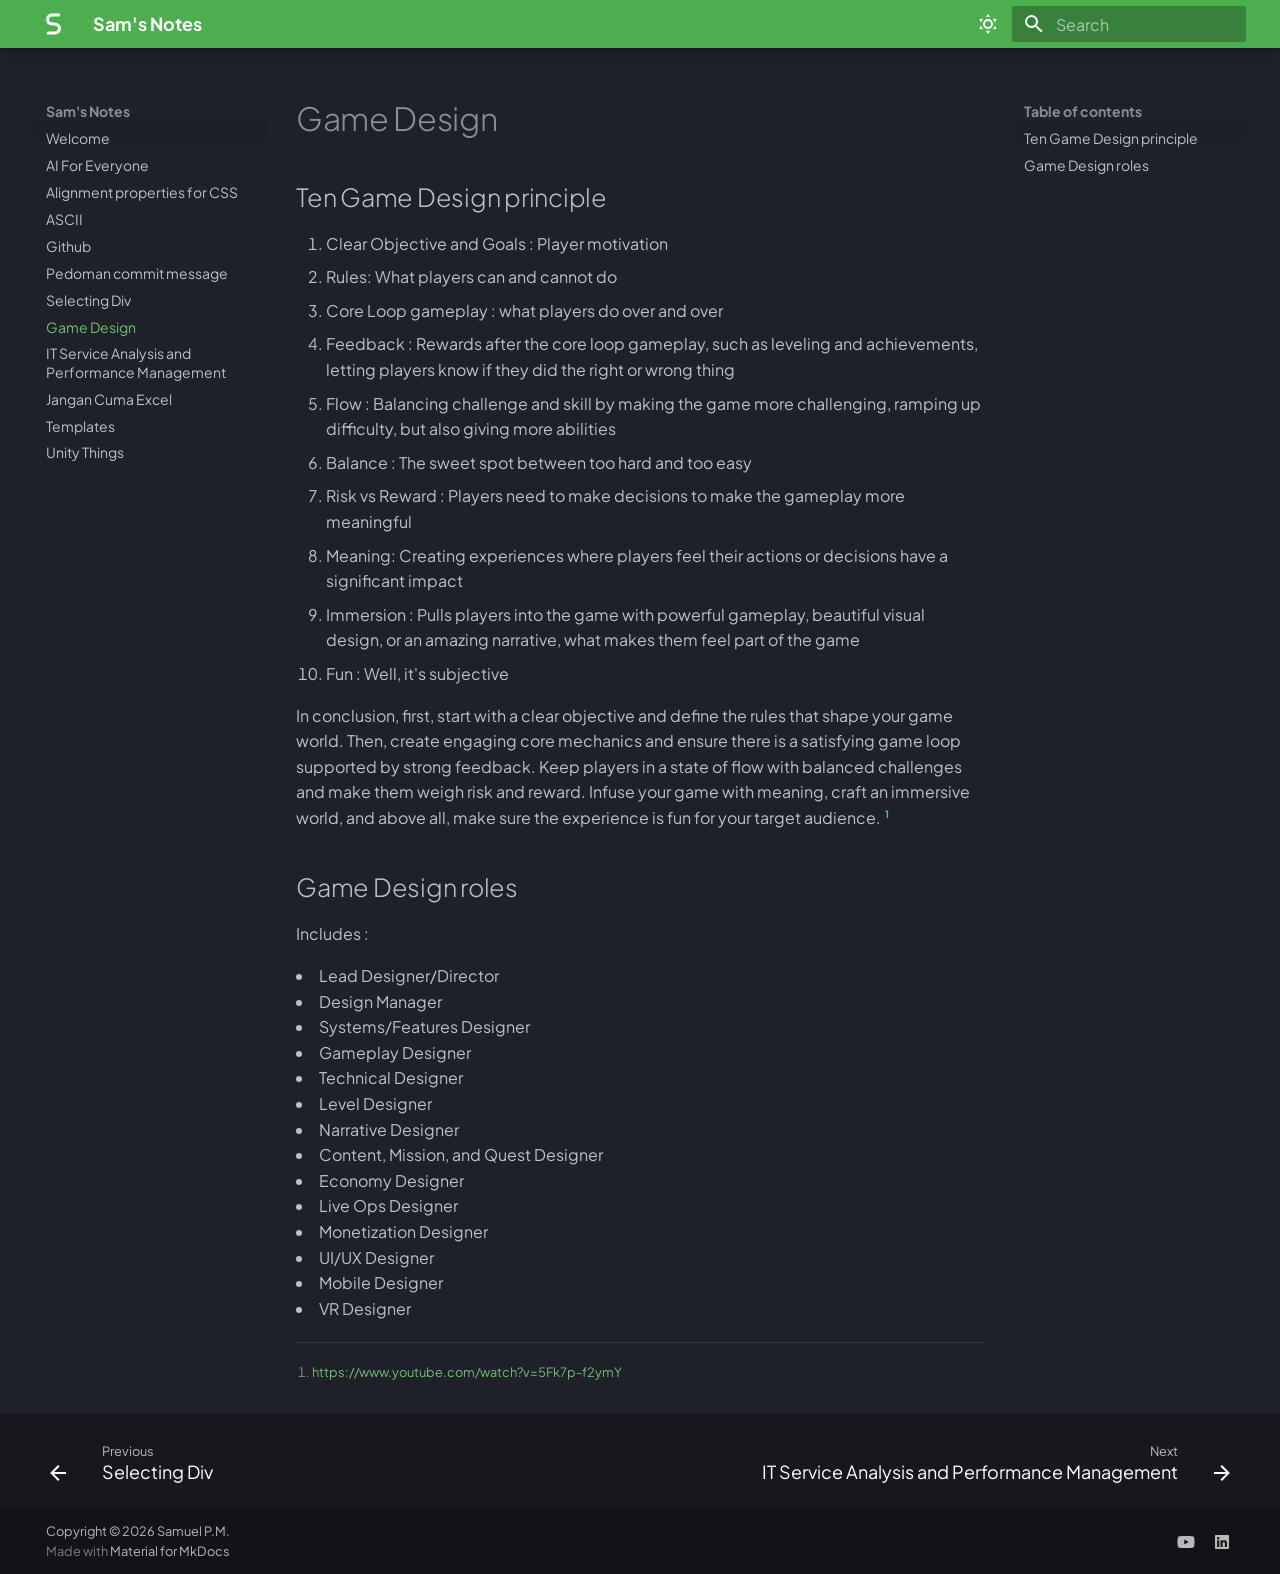
<file: gamedesign/index.html>
<!DOCTYPE html><html lang="en" class="no-js"><head>
    
      <meta charset="utf-8">
      <meta name="viewport" content="width=device-width,initial-scale=1">
      
      
      
        <link rel="canonical" href="https://sitename.example/gamedesign/">
      
      
        <link rel="prev" href="../divselect/">
      
      
        <link rel="next" href="../itinfra/">
      
      
        
      
      
      <link rel="icon" href="../assets/logoGrey.png">
      <meta name="generator" content="mkdocs-1.6.1, mkdocs-material-9.7.7">
    
    
      
        <title>Game Design - Sam's Notes</title>
      
    
    
      <link rel="stylesheet" href="../assets/stylesheets/main.ec1eaa64.min.css">
      
        
        <link rel="stylesheet" href="../assets/stylesheets/palette.ab4e12ef.min.css">
      
      


    
    
      
    
    
      
        
        
        <link rel="preconnect" href="https://fonts.gstatic.com" crossorigin="">
        <link rel="stylesheet" href="https://fonts.googleapis.com/css?family=Plus+Jakarta+Sans:300,300i,400,400i,700,700i%7CRoboto+Mono:400,400i,700,700i&amp;display=fallback">
        <style>:root{--md-text-font:"Plus Jakarta Sans";--md-code-font:"Roboto Mono"}</style>
      
    
    
      <link rel="stylesheet" href="../stylesheets/extra.css">
    
    <script>__md_scope=new URL("..",location),__md_hash=e=>[...e].reduce(((e,_)=>(e<<5)-e+_.charCodeAt(0)),0),__md_get=(e,_=localStorage,t=__md_scope)=>JSON.parse(_.getItem(t.pathname+"."+e)),__md_set=(e,_,t=localStorage,a=__md_scope)=>{try{t.setItem(a.pathname+"."+e,JSON.stringify(_))}catch(e){}}</script>
    
      

    
    
  <link href="../assets/stylesheets/glightbox.min.css" rel="stylesheet"><script src="../assets/javascripts/glightbox.min.js"></script><style id="glightbox-style">
            html.glightbox-open { overflow: initial; height: 100%; }
            .gslide-title { margin-top: 0px; user-select: text; }
            .gslide-desc { color: #666; user-select: text; }
            .gslide-image img { background: white; }
            .gscrollbar-fixer { padding-right: 15px; }
            .gdesc-inner { font-size: 0.75rem; }
            body[data-md-color-scheme="slate"] .gdesc-inner { background: var(--md-default-bg-color); }
            body[data-md-color-scheme="slate"] .gslide-title { color: var(--md-default-fg-color); }
            body[data-md-color-scheme="slate"] .gslide-desc { color: var(--md-default-fg-color); }
        </style></head>
  
  
    
    
      
    
    
    
    
    <body dir="ltr" data-md-color-scheme="slate" data-md-color-primary="green" data-md-color-accent="deep-purple">
  
    
    <input class="md-toggle" data-md-toggle="drawer" type="checkbox" id="__drawer" autocomplete="off">
    <input class="md-toggle" data-md-toggle="search" type="checkbox" id="__search" autocomplete="off">
    <label class="md-overlay" for="__drawer"></label>
    <div data-md-component="skip">
      
        
        <a href="#game-design" class="md-skip">
          Skip to content
        </a>
      
    </div>
    <div data-md-component="announce">
      
    </div>
    
    
      

  

<header class="md-header md-header--shadow" data-md-component="header">
  <nav class="md-header__inner md-grid" aria-label="Header">
    <a href=".." title="Sam's Notes" class="md-header__button md-logo" aria-label="Sam's Notes" data-md-component="logo">
      
  
  <svg xmlns="http://www.w3.org/2000/svg" viewBox="0 0 320 512"><!--! Font Awesome Free 7.1.0 by @fontawesome - https://fontawesome.com License - https://fontawesome.com/license/free (Icons: CC BY 4.0, Fonts: SIL OFL 1.1, Code: MIT License) Copyright 2025 Fonticons, Inc.--><path d="M0 157.5C0 88.2 56.2 32 125.5 32H272c17.7 0 32 14.3 32 32s-14.3 32-32 32H125.5c-34 0-61.5 27.5-61.5 61.5 0 31 23.1 57.2 53.9 61l92.2 11.5c62.8 7.9 109.9 61.2 109.9 124.5 0 69.3-56.2 125.5-125.5 125.5H48c-17.7 0-32-14.3-32-32s14.3-32 32-32h146.5c34 0 61.5-27.5 61.5-61.5 0-31-23.1-57.2-53.9-61L109.9 282C47.1 274.1 0 220.8 0 157.5"></path></svg>

    </a>
    <label class="md-header__button md-icon" for="__drawer">
      
      <svg xmlns="http://www.w3.org/2000/svg" viewBox="0 0 24 24"><path d="M3 6h18v2H3zm0 5h18v2H3zm0 5h18v2H3z"></path></svg>
    </label>
    <div class="md-header__title" data-md-component="header-title">
      <div class="md-header__ellipsis">
        <div class="md-header__topic">
          <span class="md-ellipsis">
            Sam's Notes
          </span>
        </div>
        <div class="md-header__topic" data-md-component="header-topic">
          <span class="md-ellipsis">
            
              Game Design
            
          </span>
        </div>
      </div>
    </div>
    
      
        <form class="md-header__option" data-md-component="palette">
  
    
    
    
    <input class="md-option" data-md-color-media="" data-md-color-scheme="slate" data-md-color-primary="green" data-md-color-accent="deep-purple" aria-label="Dark mode" type="radio" name="__palette" id="__palette_0">
    
      <label class="md-header__button md-icon" title="Dark mode" for="__palette_1" hidden="">
        <svg xmlns="http://www.w3.org/2000/svg" viewBox="0 0 24 24"><path d="M12 7a5 5 0 0 1 5 5 5 5 0 0 1-5 5 5 5 0 0 1-5-5 5 5 0 0 1 5-5m0 2a3 3 0 0 0-3 3 3 3 0 0 0 3 3 3 3 0 0 0 3-3 3 3 0 0 0-3-3m0-7 2.39 3.42C13.65 5.15 12.84 5 12 5s-1.65.15-2.39.42zM3.34 7l4.16-.35A7.2 7.2 0 0 0 5.94 8.5c-.44.74-.69 1.5-.83 2.29zm.02 10 1.76-3.77a7.131 7.131 0 0 0 2.38 4.14zM20.65 7l-1.77 3.79a7.02 7.02 0 0 0-2.38-4.15zm-.01 10-4.14.36c.59-.51 1.12-1.14 1.54-1.86.42-.73.69-1.5.83-2.29zM12 22l-2.41-3.44c.74.27 1.55.44 2.41.44.82 0 1.63-.17 2.37-.44z"></path></svg>
      </label>
    
  
    
    
    
    <input class="md-option" data-md-color-media="" data-md-color-scheme="default" data-md-color-primary="blue" data-md-color-accent="deep-orange" aria-label="Light mode" type="radio" name="__palette" id="__palette_1">
    
      <label class="md-header__button md-icon" title="Light mode" for="__palette_0" hidden="">
        <svg xmlns="http://www.w3.org/2000/svg" viewBox="0 0 24 24"><path d="m17.75 4.09-2.53 1.94.91 3.06-2.63-1.81-2.63 1.81.91-3.06-2.53-1.94L12.44 4l1.06-3 1.06 3zm3.5 6.91-1.64 1.25.59 1.98-1.7-1.17-1.7 1.17.59-1.98L15.75 11l2.06-.05L18.5 9l.69 1.95zm-2.28 4.95c.83-.08 1.72 1.1 1.19 1.85-.32.45-.66.87-1.08 1.27C15.17 23 8.84 23 4.94 19.07c-3.91-3.9-3.91-10.24 0-14.14.4-.4.82-.76 1.27-1.08.75-.53 1.93.36 1.85 1.19-.27 2.86.69 5.83 2.89 8.02a9.96 9.96 0 0 0 8.02 2.89m-1.64 2.02a12.08 12.08 0 0 1-7.8-3.47c-2.17-2.19-3.33-5-3.49-7.82-2.81 3.14-2.7 7.96.31 10.98 3.02 3.01 7.84 3.12 10.98.31"></path></svg>
      </label>
    
  
</form>
      
    
    
      <script>var palette=__md_get("__palette");if(palette&&palette.color){if("(prefers-color-scheme)"===palette.color.media){var media=matchMedia("(prefers-color-scheme: light)"),input=document.querySelector(media.matches?"[data-md-color-media='(prefers-color-scheme: light)']":"[data-md-color-media='(prefers-color-scheme: dark)']");palette.color.media=input.getAttribute("data-md-color-media"),palette.color.scheme=input.getAttribute("data-md-color-scheme"),palette.color.primary=input.getAttribute("data-md-color-primary"),palette.color.accent=input.getAttribute("data-md-color-accent")}for(var[key,value]of Object.entries(palette.color))document.body.setAttribute("data-md-color-"+key,value)}</script>
    
    
    
      
      
        <label class="md-header__button md-icon" for="__search">
          
          <svg xmlns="http://www.w3.org/2000/svg" viewBox="0 0 24 24"><path d="M9.5 3A6.5 6.5 0 0 1 16 9.5c0 1.61-.59 3.09-1.56 4.23l.27.27h.79l5 5-1.5 1.5-5-5v-.79l-.27-.27A6.52 6.52 0 0 1 9.5 16 6.5 6.5 0 0 1 3 9.5 6.5 6.5 0 0 1 9.5 3m0 2C7 5 5 7 5 9.5S7 14 9.5 14 14 12 14 9.5 12 5 9.5 5"></path></svg>
        </label>
        <div class="md-search" data-md-component="search" role="dialog">
  <label class="md-search__overlay" for="__search"></label>
  <div class="md-search__inner" role="search">
    <form class="md-search__form" name="search">
      <input type="text" class="md-search__input" name="query" aria-label="Search" placeholder="Search" autocapitalize="off" autocorrect="off" autocomplete="off" spellcheck="false" data-md-component="search-query" required="">
      <label class="md-search__icon md-icon" for="__search">
        
        <svg xmlns="http://www.w3.org/2000/svg" viewBox="0 0 24 24"><path d="M9.5 3A6.5 6.5 0 0 1 16 9.5c0 1.61-.59 3.09-1.56 4.23l.27.27h.79l5 5-1.5 1.5-5-5v-.79l-.27-.27A6.52 6.52 0 0 1 9.5 16 6.5 6.5 0 0 1 3 9.5 6.5 6.5 0 0 1 9.5 3m0 2C7 5 5 7 5 9.5S7 14 9.5 14 14 12 14 9.5 12 5 9.5 5"></path></svg>
        
        <svg xmlns="http://www.w3.org/2000/svg" viewBox="0 0 24 24"><path d="M20 11v2H8l5.5 5.5-1.42 1.42L4.16 12l7.92-7.92L13.5 5.5 8 11z"></path></svg>
      </label>
      <nav class="md-search__options" aria-label="Search">
        
        <button type="reset" class="md-search__icon md-icon" title="Clear" aria-label="Clear" tabindex="-1">
          
          <svg xmlns="http://www.w3.org/2000/svg" viewBox="0 0 24 24"><path d="M19 6.41 17.59 5 12 10.59 6.41 5 5 6.41 10.59 12 5 17.59 6.41 19 12 13.41 17.59 19 19 17.59 13.41 12z"></path></svg>
        </button>
      </nav>
      
    </form>
    <div class="md-search__output">
      <div class="md-search__scrollwrap" tabindex="0" data-md-scrollfix="">
        <div class="md-search-result" data-md-component="search-result">
          <div class="md-search-result__meta">
            Initializing search
          </div>
          <ol class="md-search-result__list" role="presentation"></ol>
        </div>
      </div>
    </div>
  </div>
</div>
      
    
    
  </nav>
  
</header>
    
    <div class="md-container" data-md-component="container">
      
      
        
          
        
      
      <main class="md-main" data-md-component="main">
        <div class="md-main__inner md-grid">
          
            
              
              <div class="md-sidebar md-sidebar--primary" data-md-component="sidebar" data-md-type="navigation">
                <div class="md-sidebar__scrollwrap">
                  <div class="md-sidebar__inner">
                    



<nav class="md-nav md-nav--primary" aria-label="Navigation" data-md-level="0">
  <label class="md-nav__title" for="__drawer">
    <a href=".." title="Sam's Notes" class="md-nav__button md-logo" aria-label="Sam's Notes" data-md-component="logo">
      
  
  <svg xmlns="http://www.w3.org/2000/svg" viewBox="0 0 320 512"><!--! Font Awesome Free 7.1.0 by @fontawesome - https://fontawesome.com License - https://fontawesome.com/license/free (Icons: CC BY 4.0, Fonts: SIL OFL 1.1, Code: MIT License) Copyright 2025 Fonticons, Inc.--><path d="M0 157.5C0 88.2 56.2 32 125.5 32H272c17.7 0 32 14.3 32 32s-14.3 32-32 32H125.5c-34 0-61.5 27.5-61.5 61.5 0 31 23.1 57.2 53.9 61l92.2 11.5c62.8 7.9 109.9 61.2 109.9 124.5 0 69.3-56.2 125.5-125.5 125.5H48c-17.7 0-32-14.3-32-32s14.3-32 32-32h146.5c34 0 61.5-27.5 61.5-61.5 0-31-23.1-57.2-53.9-61L109.9 282C47.1 274.1 0 220.8 0 157.5"></path></svg>

    </a>
    Sam's Notes
  </label>
  
  <ul class="md-nav__list" data-md-scrollfix="">
    
      
      
  
  
  
  
    <li class="md-nav__item">
      <a href=".." class="md-nav__link">
        
  
  
  <span class="md-ellipsis">
    
  
    Welcome
  

    
  </span>
  
  

      </a>
    </li>
  

    
      
      
  
  
  
  
    <li class="md-nav__item">
      <a href="../ai/" class="md-nav__link">
        
  
  
  <span class="md-ellipsis">
    
  
    AI For Everyone
  

    
  </span>
  
  

      </a>
    </li>
  

    
      
      
  
  
  
  
    <li class="md-nav__item">
      <a href="../alignmentcss/" class="md-nav__link">
        
  
  
  <span class="md-ellipsis">
    
  
    Alignment properties for CSS
  

    
  </span>
  
  

      </a>
    </li>
  

    
      
      
  
  
  
  
    <li class="md-nav__item">
      <a href="../ascii/" class="md-nav__link">
        
  
  
  <span class="md-ellipsis">
    
  
    ASCII
  

    
  </span>
  
  

      </a>
    </li>
  

    
      
      
  
  
  
  
    <li class="md-nav__item">
      <a href="../bnewrepo/" class="md-nav__link">
        
  
  
  <span class="md-ellipsis">
    
  
    Github
  

    
  </span>
  
  

      </a>
    </li>
  

    
      
      
  
  
  
  
    <li class="md-nav__item">
      <a href="../commit-m/" class="md-nav__link">
        
  
  
  <span class="md-ellipsis">
    
  
    Pedoman commit message
  

    
  </span>
  
  

      </a>
    </li>
  

    
      
      
  
  
  
  
    <li class="md-nav__item">
      <a href="../divselect/" class="md-nav__link">
        
  
  
  <span class="md-ellipsis">
    
  
    Selecting Div
  

    
  </span>
  
  

      </a>
    </li>
  

    
      
      
  
  
    
  
  
  
    <li class="md-nav__item md-nav__item--active">
      
      <input class="md-nav__toggle md-toggle" type="checkbox" id="__toc">
      
      
        
      
      
        <label class="md-nav__link md-nav__link--active" for="__toc">
          
  
  
  <span class="md-ellipsis">
    
  
    Game Design
  

    
  </span>
  
  

          <span class="md-nav__icon md-icon"></span>
        </label>
      
      <a href="./" class="md-nav__link md-nav__link--active">
        
  
  
  <span class="md-ellipsis">
    
  
    Game Design
  

    
  </span>
  
  

      </a>
      
        

<nav class="md-nav md-nav--secondary" aria-label="Table of contents">
  
  
  
    
  
  
    <label class="md-nav__title" for="__toc">
      <span class="md-nav__icon md-icon"></span>
      Table of contents
    </label>
    <ul class="md-nav__list" data-md-component="toc" data-md-scrollfix="">
      
        <li class="md-nav__item">
  <a href="#ten-game-design-principle" class="md-nav__link">
    <span class="md-ellipsis">
      
        Ten Game Design principle
      
    </span>
  </a>
  
</li>
      
        <li class="md-nav__item">
  <a href="#game-design-roles" class="md-nav__link">
    <span class="md-ellipsis">
      
        Game Design roles
      
    </span>
  </a>
  
</li>
      
    </ul>
  
</nav>
      
    </li>
  

    
      
      
  
  
  
  
    <li class="md-nav__item">
      <a href="../itinfra/" class="md-nav__link">
        
  
  
  <span class="md-ellipsis">
    
  
    IT Service Analysis and Performance Management
  

    
  </span>
  
  

      </a>
    </li>
  

    
      
      
  
  
  
  
    <li class="md-nav__item">
      <a href="../supplychain/" class="md-nav__link">
        
  
  
  <span class="md-ellipsis">
    
  
    Jangan Cuma Excel
  

    
  </span>
  
  

      </a>
    </li>
  

    
      
      
  
  
  
  
    <li class="md-nav__item">
      <a href="../template/" class="md-nav__link">
        
  
  
  <span class="md-ellipsis">
    
  
    Templates
  

    
  </span>
  
  

      </a>
    </li>
  

    
      
      
  
  
  
  
    <li class="md-nav__item">
      <a href="../unitything/" class="md-nav__link">
        
  
  
  <span class="md-ellipsis">
    
  
    Unity Things
  

    
  </span>
  
  

      </a>
    </li>
  

    
  </ul>
</nav>
                  </div>
                </div>
              </div>
            
            
              
              <div class="md-sidebar md-sidebar--secondary" data-md-component="sidebar" data-md-type="toc">
                <div class="md-sidebar__scrollwrap">
                  <div class="md-sidebar__inner">
                    

<nav class="md-nav md-nav--secondary" aria-label="Table of contents">
  
  
  
    
  
  
    <label class="md-nav__title" for="__toc">
      <span class="md-nav__icon md-icon"></span>
      Table of contents
    </label>
    <ul class="md-nav__list" data-md-component="toc" data-md-scrollfix="">
      
        <li class="md-nav__item">
  <a href="#ten-game-design-principle" class="md-nav__link">
    <span class="md-ellipsis">
      
        Ten Game Design principle
      
    </span>
  </a>
  
</li>
      
        <li class="md-nav__item">
  <a href="#game-design-roles" class="md-nav__link">
    <span class="md-ellipsis">
      
        Game Design roles
      
    </span>
  </a>
  
</li>
      
    </ul>
  
</nav>
                  </div>
                </div>
              </div>
            
          
          
            <div class="md-content" data-md-component="content">
              
              <article class="md-content__inner md-typeset">
                
                  



<h1 id="game-design">Game Design</h1>
<h2 id="ten-game-design-principle">Ten Game Design principle</h2>
<ol>
<li>Clear Objective and Goals : Player motivation</li>
<li>Rules: What players can and cannot do</li>
<li>Core Loop  gameplay : what players do over and over</li>
<li>Feedback : Rewards after the core loop gameplay, such as leveling and achievements, letting players know if they did the right or wrong thing</li>
<li>Flow : Balancing challenge and skill by making the game more challenging, ramping up difficulty, but also giving more abilities</li>
<li>Balance : The sweet spot between too hard and too easy</li>
<li>Risk vs Reward : Players need to make decisions to make the gameplay more meaningful</li>
<li>Meaning: Creating experiences where players feel their actions or decisions have a significant impact</li>
<li>Immersion : Pulls players into the game with powerful gameplay, beautiful visual design, or an amazing narrative, what makes them feel part of the game</li>
<li>Fun : Well, it's subjective</li>
</ol>
<p>In conclusion, first, start with a clear objective and define the rules that shape your game world. Then, create engaging core mechanics and ensure there is a satisfying game loop supported by strong feedback. Keep players in a state of flow with balanced challenges and make them weigh risk and reward. Infuse your game with meaning, craft an immersive world, and above all, make sure the experience is fun for your target audience. <sup id="fnref:1"><a class="footnote-ref" href="#fn:1">1</a></sup></p>
<h2 id="game-design-roles">Game Design roles</h2>
<p>Includes :</p>
<li>Lead Designer/Director </li>
<li>Design Manager </li>
<li>Systems/Features Designer </li>
<li>Gameplay Designer </li>
<li>Technical Designer </li>
<li>Level Designer </li>
<li>Narrative Designer </li>
<li>Content, Mission, and Quest Designer </li>
<li>Economy Designer </li>
<li>Live Ops Designer </li>
<li>Monetization Designer </li>
<li>UI/UX Designer </li>
<li>Mobile Designer </li>
<li>VR Designer </li>

<div class="footnote">
<hr>
<ol>
<li id="fn:1">
<p><a href="https://www.youtube.com/watch?v=5Fk7p-f2ymY">https://www.youtube.com/watch?v=5Fk7p-f2ymY</a>&nbsp;<a class="footnote-backref" href="#fnref:1" title="Jump back to footnote 1 in the text">↩</a></p>
</li>
</ol>
</div>












                
              </article>
            </div>
          
          
<script>var target=document.getElementById(location.hash.slice(1));target&&target.name&&(target.checked=target.name.startsWith("__tabbed_"))</script>
        </div>
        
      </main>
      
        <footer class="md-footer">
  
    
      
      <nav class="md-footer__inner md-grid" aria-label="Footer">
        
          
          <a href="../divselect/" class="md-footer__link md-footer__link--prev" aria-label="Previous: Selecting Div">
            <div class="md-footer__button md-icon">
              
              <svg xmlns="http://www.w3.org/2000/svg" viewBox="0 0 24 24"><path d="M20 11v2H8l5.5 5.5-1.42 1.42L4.16 12l7.92-7.92L13.5 5.5 8 11z"></path></svg>
            </div>
            <div class="md-footer__title">
              <span class="md-footer__direction">
                Previous
              </span>
              <div class="md-ellipsis">
                Selecting Div
              </div>
            </div>
          </a>
        
        
          
          <a href="../itinfra/" class="md-footer__link md-footer__link--next" aria-label="Next: IT Service Analysis and Performance Management">
            <div class="md-footer__title">
              <span class="md-footer__direction">
                Next
              </span>
              <div class="md-ellipsis">
                IT Service Analysis and Performance Management
              </div>
            </div>
            <div class="md-footer__button md-icon">
              
              <svg xmlns="http://www.w3.org/2000/svg" viewBox="0 0 24 24"><path d="M4 11v2h12l-5.5 5.5 1.42 1.42L19.84 12l-7.92-7.92L10.5 5.5 16 11z"></path></svg>
            </div>
          </a>
        
      </nav>
    
  
  <div class="md-footer-meta md-typeset">
    <div class="md-footer-meta__inner md-grid">
      <div class="md-copyright">
  
    <div class="md-copyright__highlight">
      Copyright © 2026 Samuel P.M.
    </div>
  
  
    Made with
    <a href="https://squidfunk.github.io/mkdocs-material/" target="_blank" rel="noopener">
      Material for MkDocs
    </a>
  
</div>
      
        
<div class="md-social">
  
    
    
    
    
      
      
    
    <a href="https://youtube.com/@" target="_blank" rel="noopener" title="youtube.com" class="md-social__link">
      <svg xmlns="http://www.w3.org/2000/svg" viewBox="0 0 576 512"><!--! Font Awesome Free 7.1.0 by @fontawesome - https://fontawesome.com License - https://fontawesome.com/license/free (Icons: CC BY 4.0, Fonts: SIL OFL 1.1, Code: MIT License) Copyright 2025 Fonticons, Inc.--><path d="M549.7 124.1c-6.2-23.7-24.8-42.3-48.3-48.6C458.9 64 288.1 64 288.1 64S117.3 64 74.7 75.5c-23.5 6.3-42 24.9-48.3 48.6C15 167 15 256.4 15 256.4s0 89.4 11.4 132.3c6.3 23.6 24.8 41.5 48.3 47.8C117.3 448 288.1 448 288.1 448s170.8 0 213.4-11.5c23.5-6.3 42-24.2 48.3-47.8 11.4-42.9 11.4-132.3 11.4-132.3s0-89.4-11.4-132.3zM232.2 337.6V175.2l142.7 81.2z"></path></svg>
    </a>
  
    
    
    
    
      
      
    
    <a href="https://linkedin.com/in/" target="_blank" rel="noopener" title="linkedin.com" class="md-social__link">
      <svg xmlns="http://www.w3.org/2000/svg" viewBox="0 0 448 512"><!--! Font Awesome Free 7.1.0 by @fontawesome - https://fontawesome.com License - https://fontawesome.com/license/free (Icons: CC BY 4.0, Fonts: SIL OFL 1.1, Code: MIT License) Copyright 2025 Fonticons, Inc.--><path d="M416 32H31.9C14.3 32 0 46.5 0 64.3v383.4C0 465.5 14.3 480 31.9 480H416c17.6 0 32-14.5 32-32.3V64.3c0-17.8-14.4-32.3-32-32.3M135.4 416H69V202.2h66.5V416zM102.2 96a38.5 38.5 0 1 1 0 77 38.5 38.5 0 1 1 0-77m282.1 320h-66.4V312c0-24.8-.5-56.7-34.5-56.7-34.6 0-39.9 27-39.9 54.9V416h-66.4V202.2h63.7v29.2h.9c8.9-16.8 30.6-34.5 62.9-34.5 67.2 0 79.7 44.3 79.7 101.9z"></path></svg>
    </a>
  
</div>
      
    </div>
  </div>
</footer>
      
    </div>
    <div class="md-dialog" data-md-component="dialog">
      <div class="md-dialog__inner md-typeset"></div>
    </div>
    
    
    
      
      
      <script id="__config" type="application/json">{"annotate": null, "base": "..", "features": ["navigation.footer"], "search": "../assets/javascripts/workers/search.2c215733.min.js", "tags": null, "translations": {"clipboard.copied": "Copied to clipboard", "clipboard.copy": "Copy to clipboard", "search.result.more.one": "1 more on this page", "search.result.more.other": "# more on this page", "search.result.none": "No matching documents", "search.result.one": "1 matching document", "search.result.other": "# matching documents", "search.result.placeholder": "Type to start searching", "search.result.term.missing": "Missing", "select.version": "Select version"}, "version": null}</script>
    
    
      <script src="../assets/javascripts/bundle.d7400e89.min.js"></script>
      
    
  
<script id="init-glightbox">const lightbox = GLightbox({"touchNavigation": true, "loop": false, "zoomable": true, "draggable": true, "openEffect": "zoom", "closeEffect": "zoom", "slideEffect": "slide"});
document$.subscribe(()=>{ lightbox.reload(); });
</script></body></html>
</file>
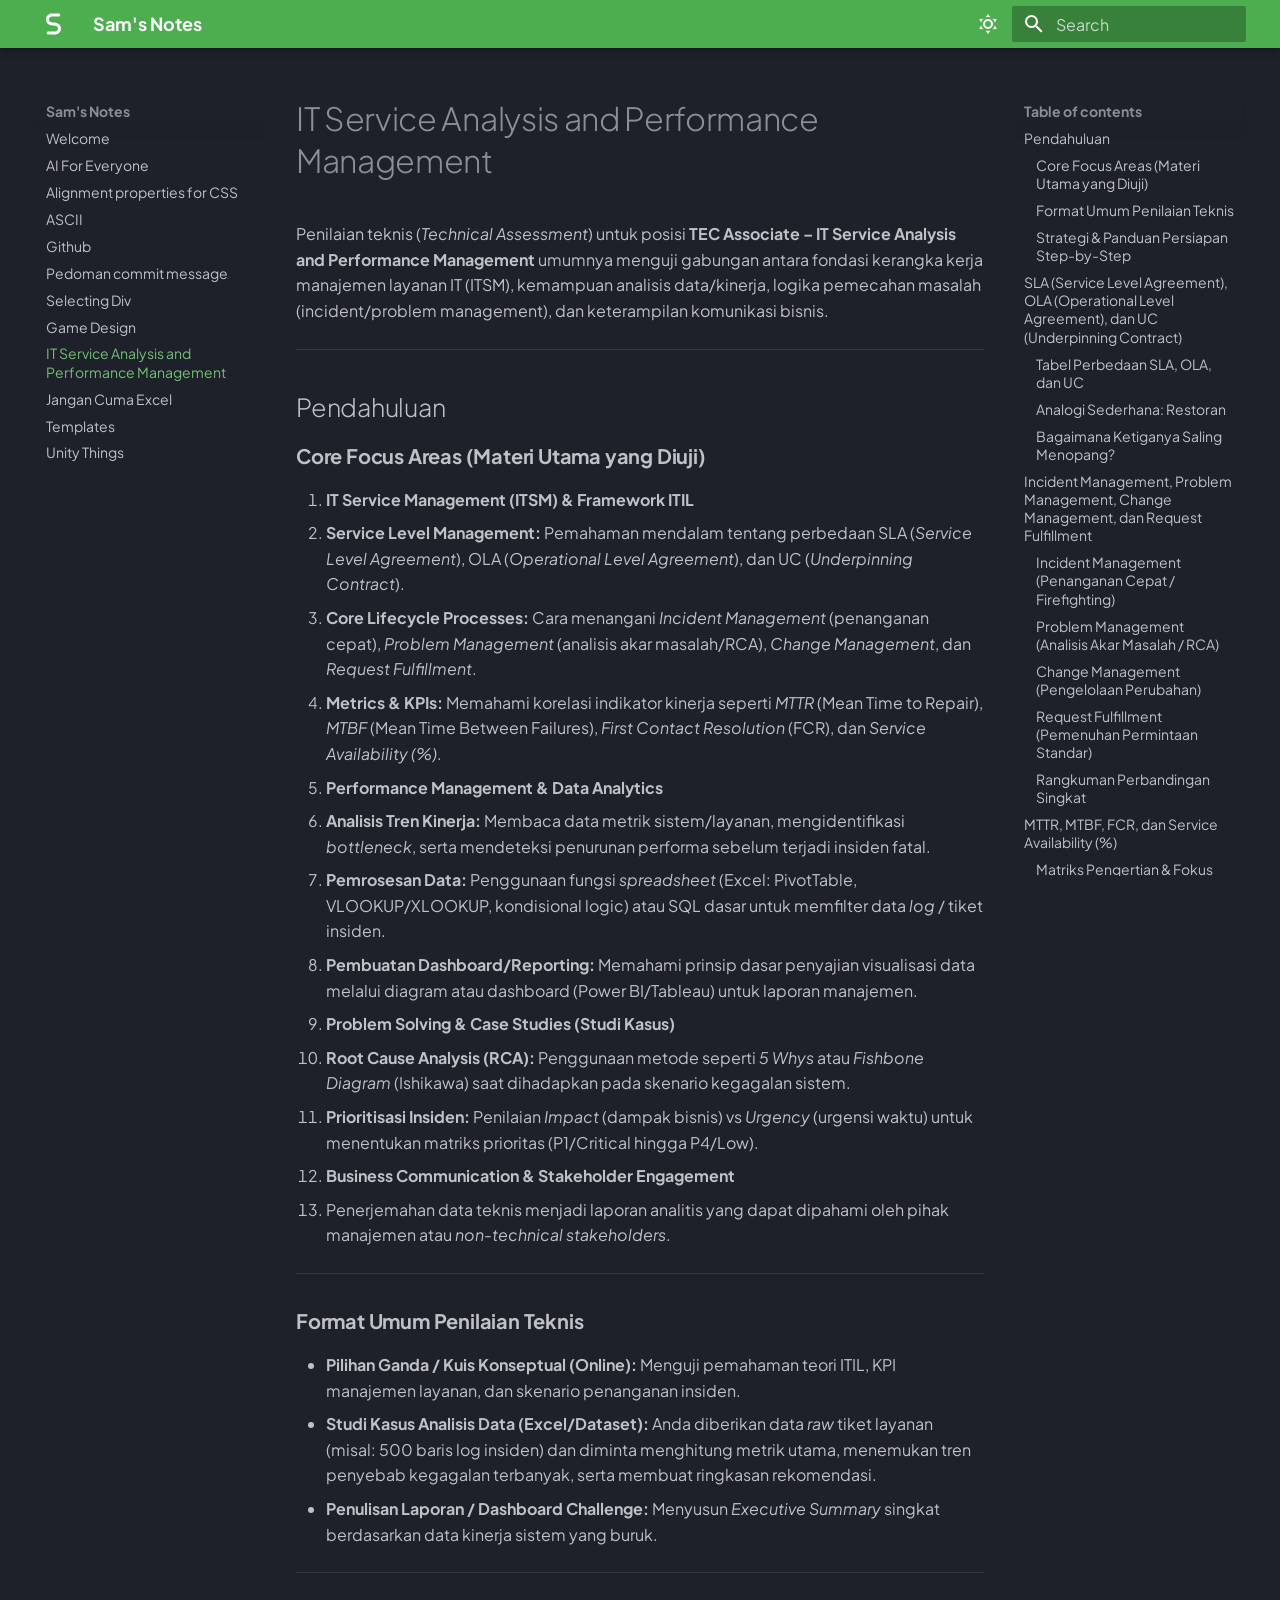
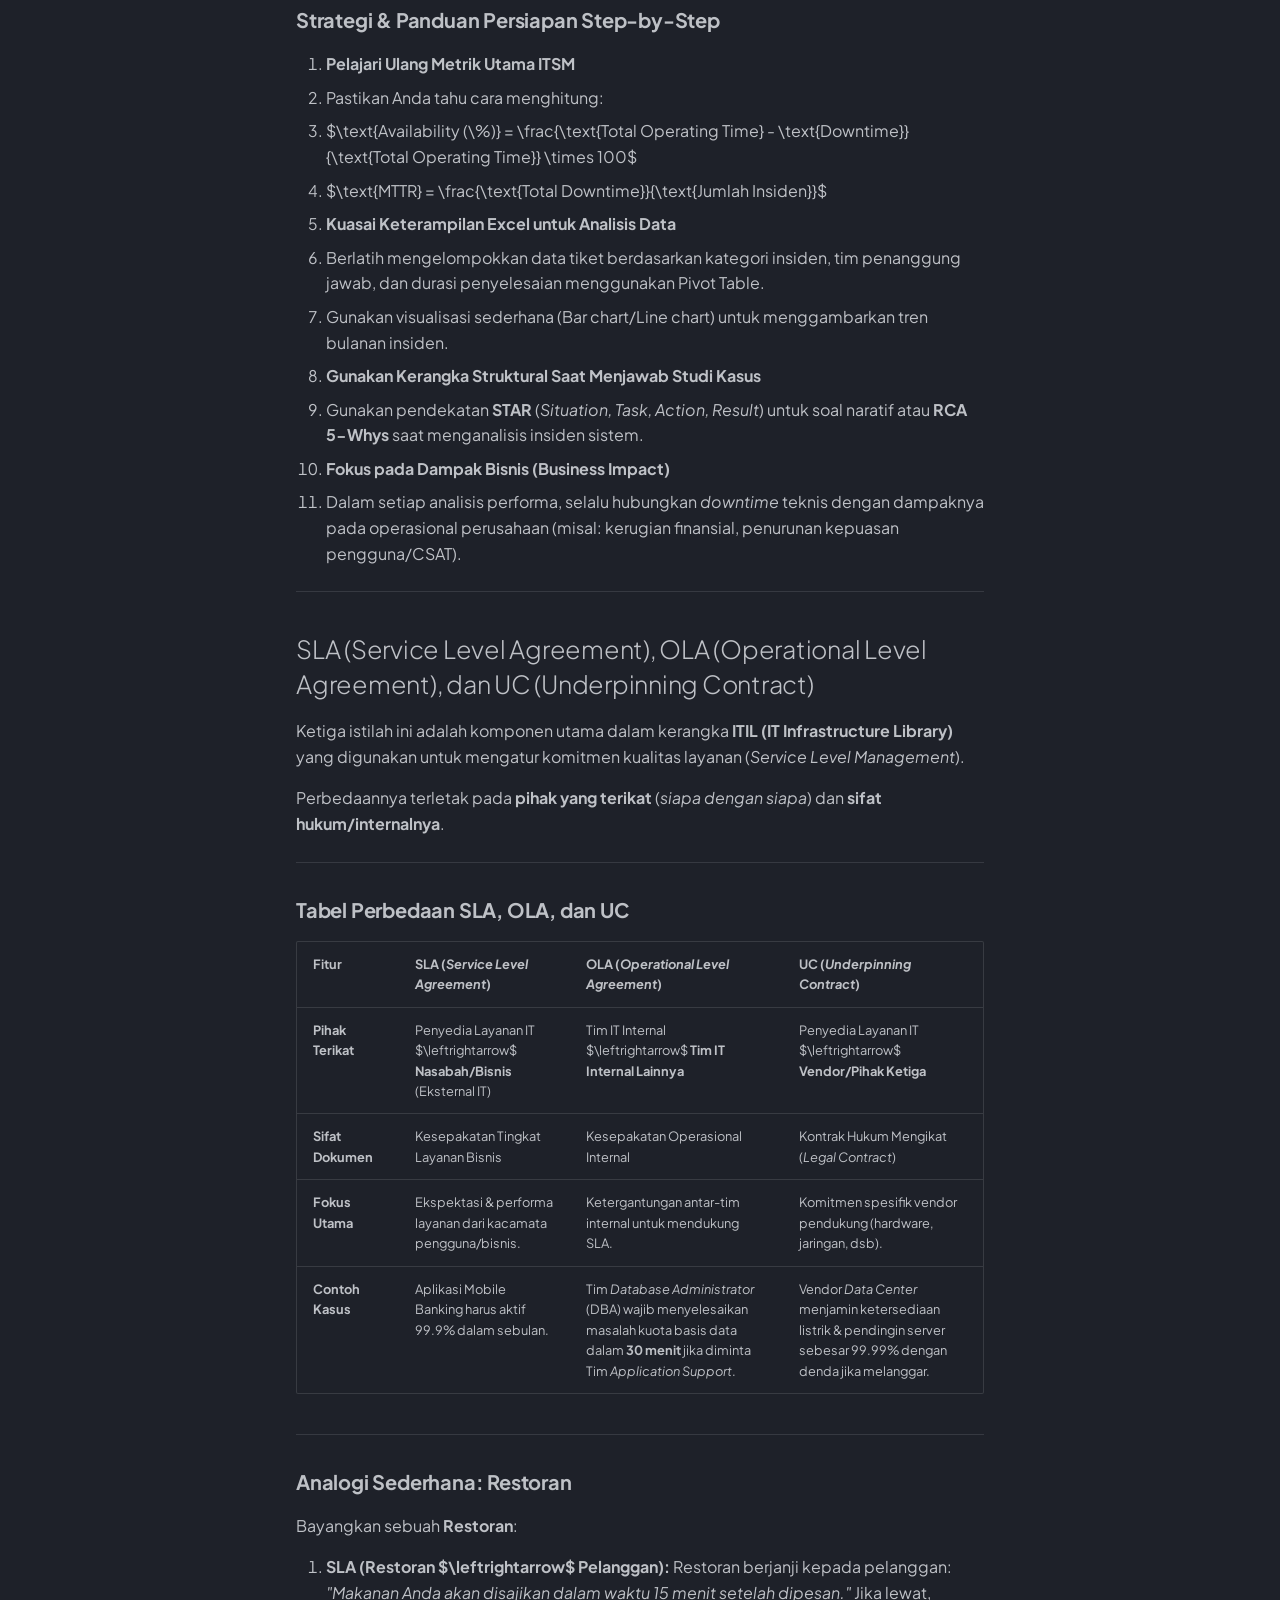
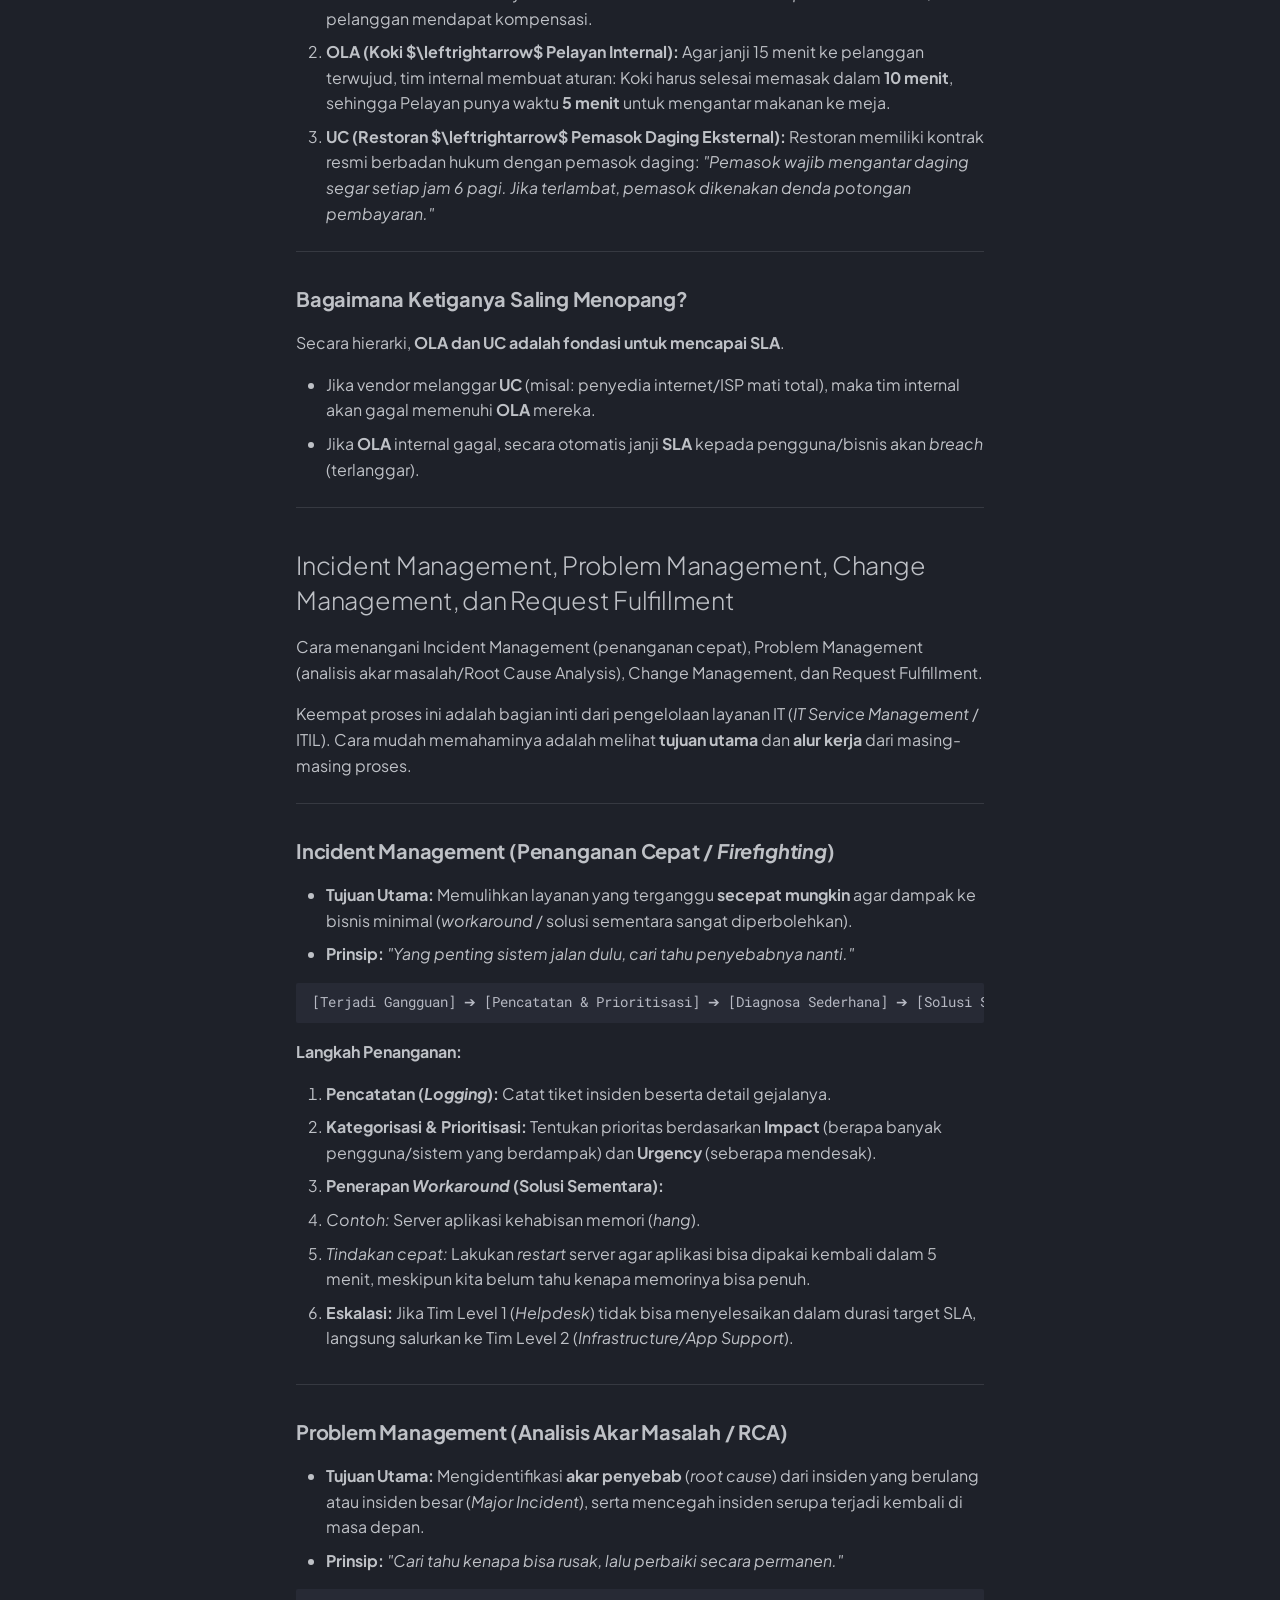
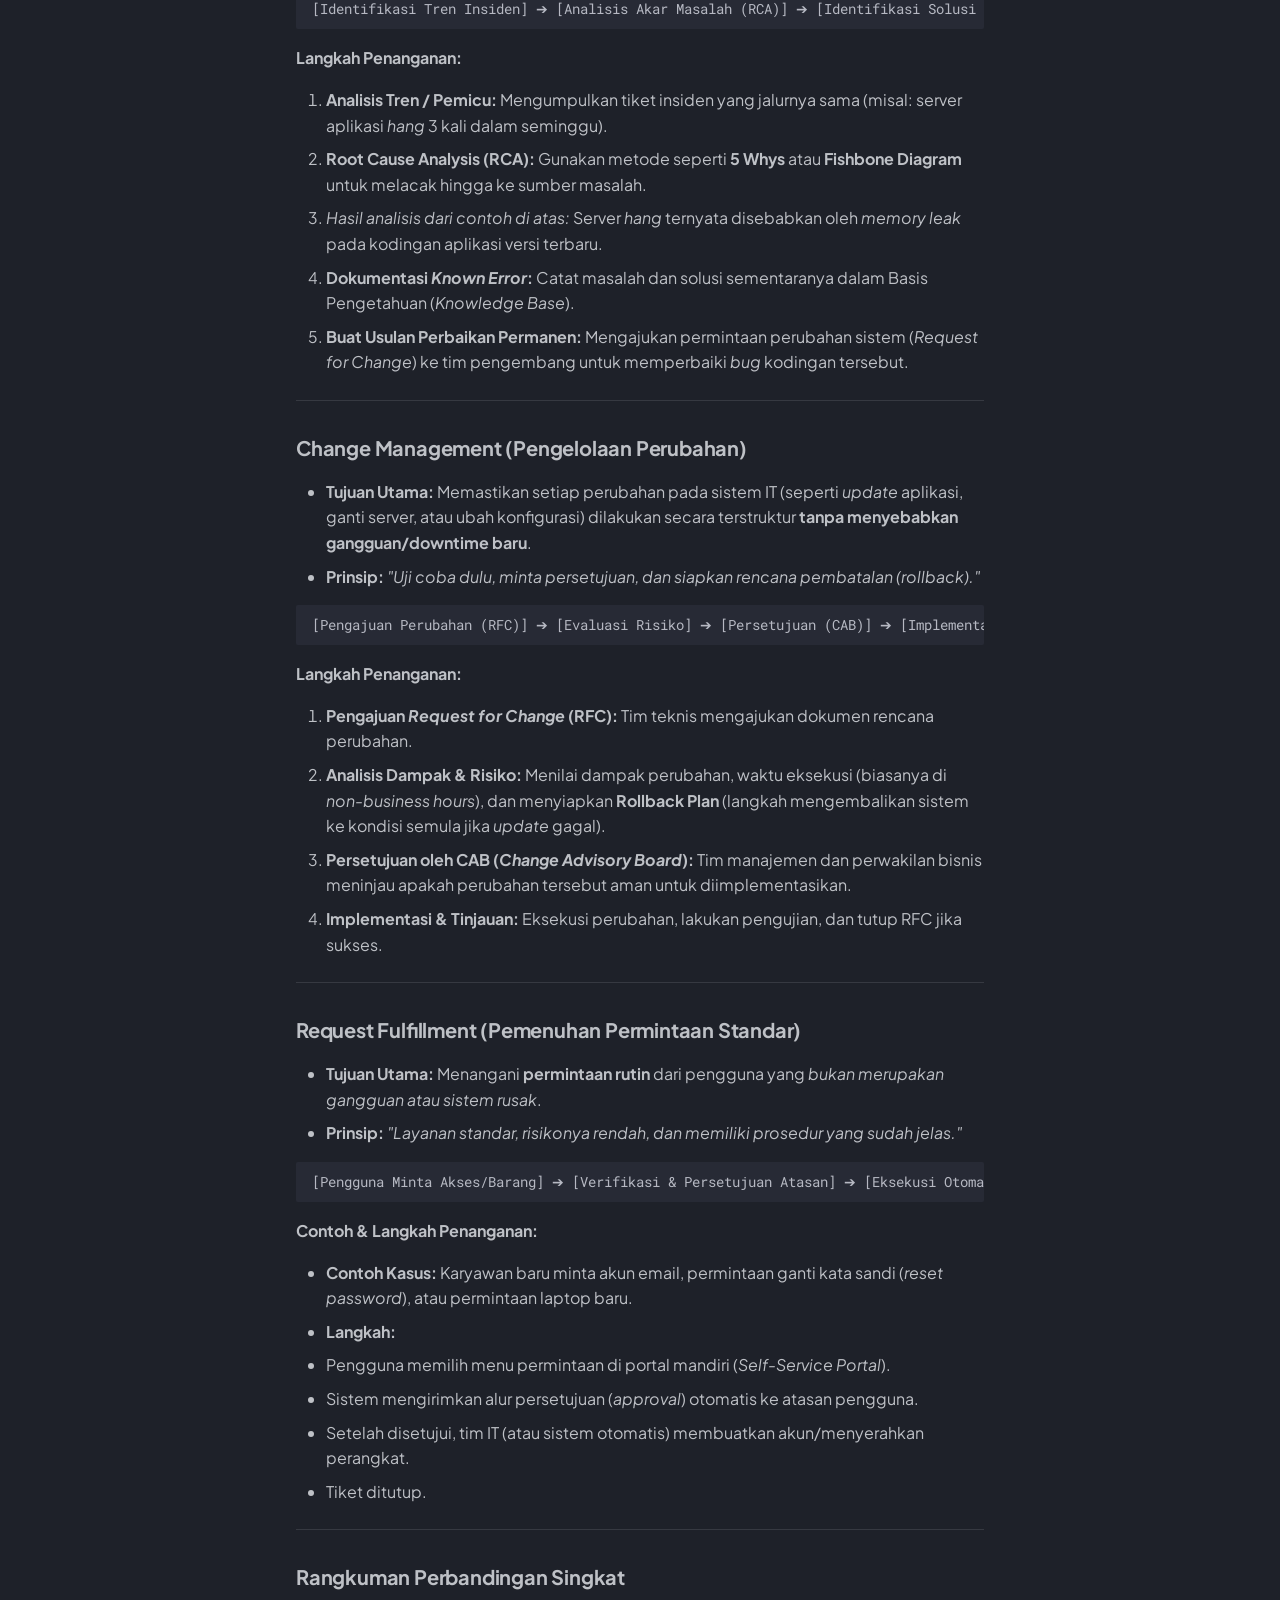
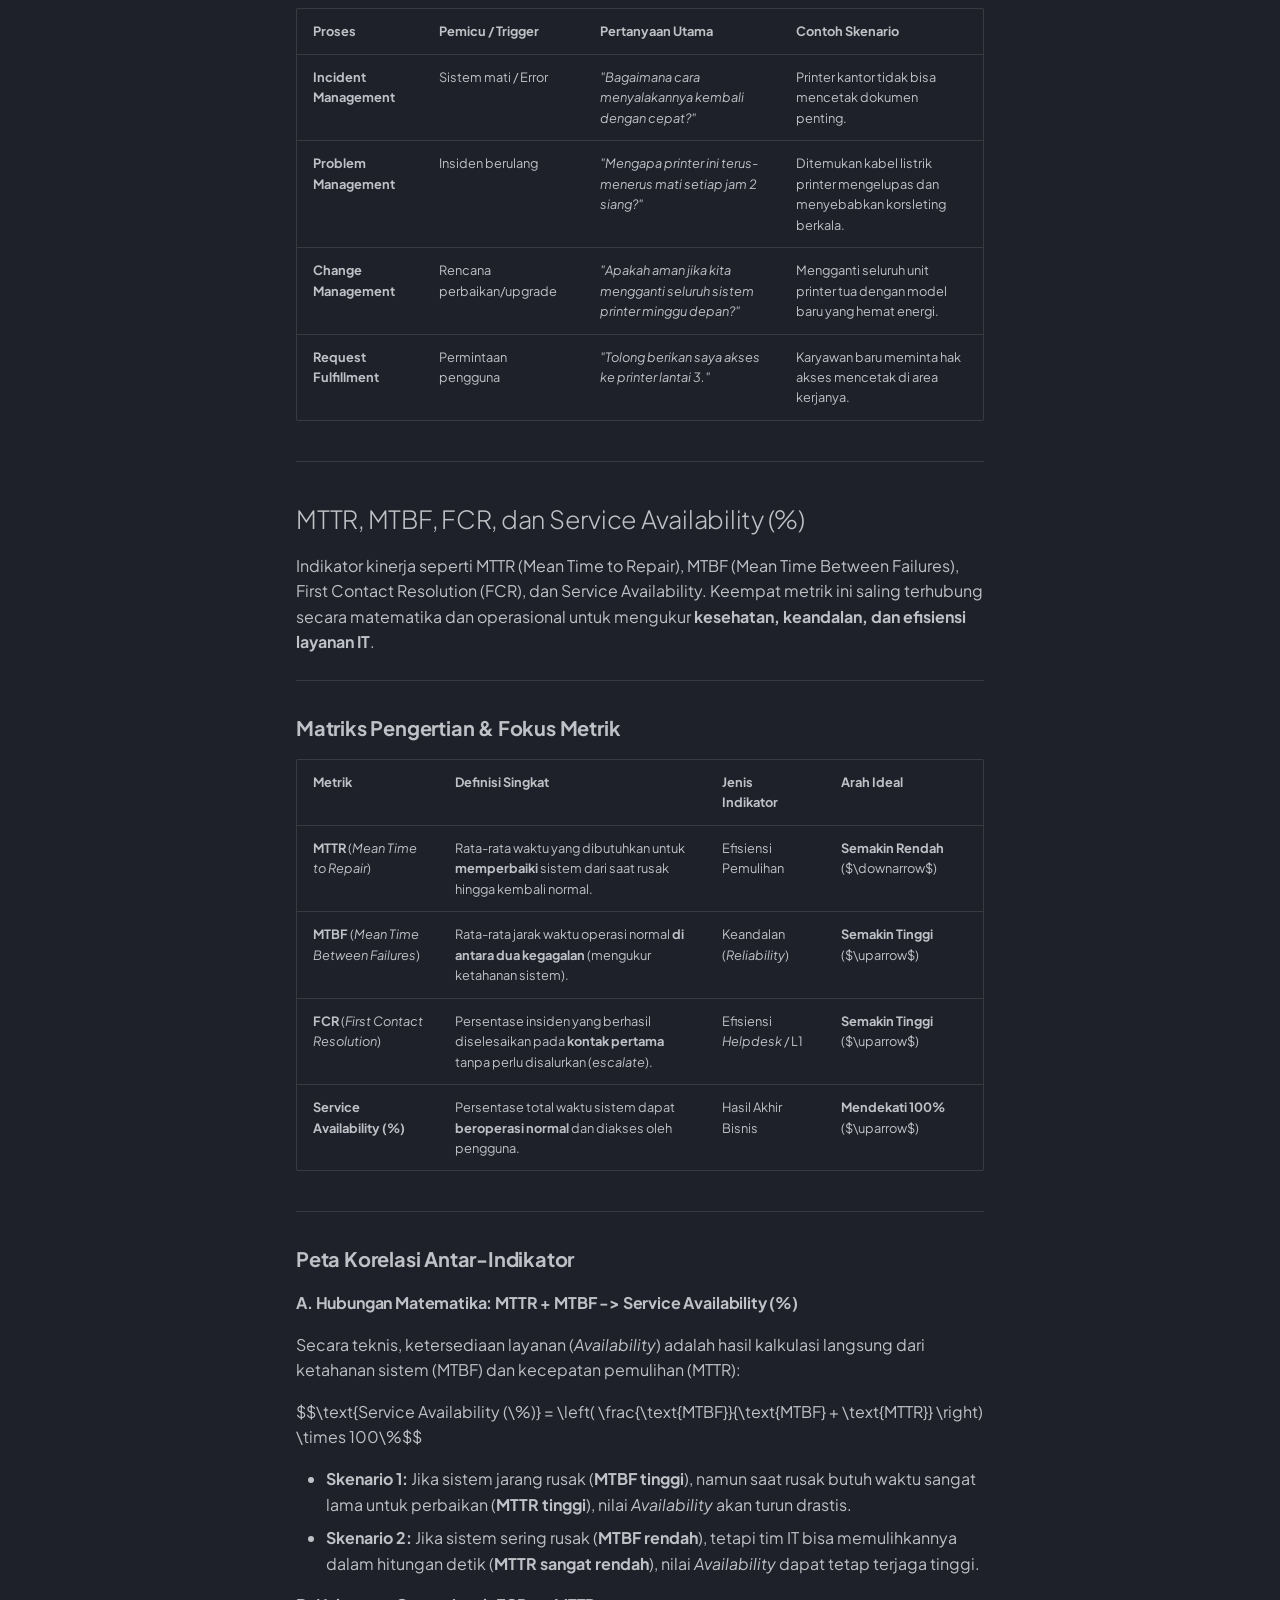
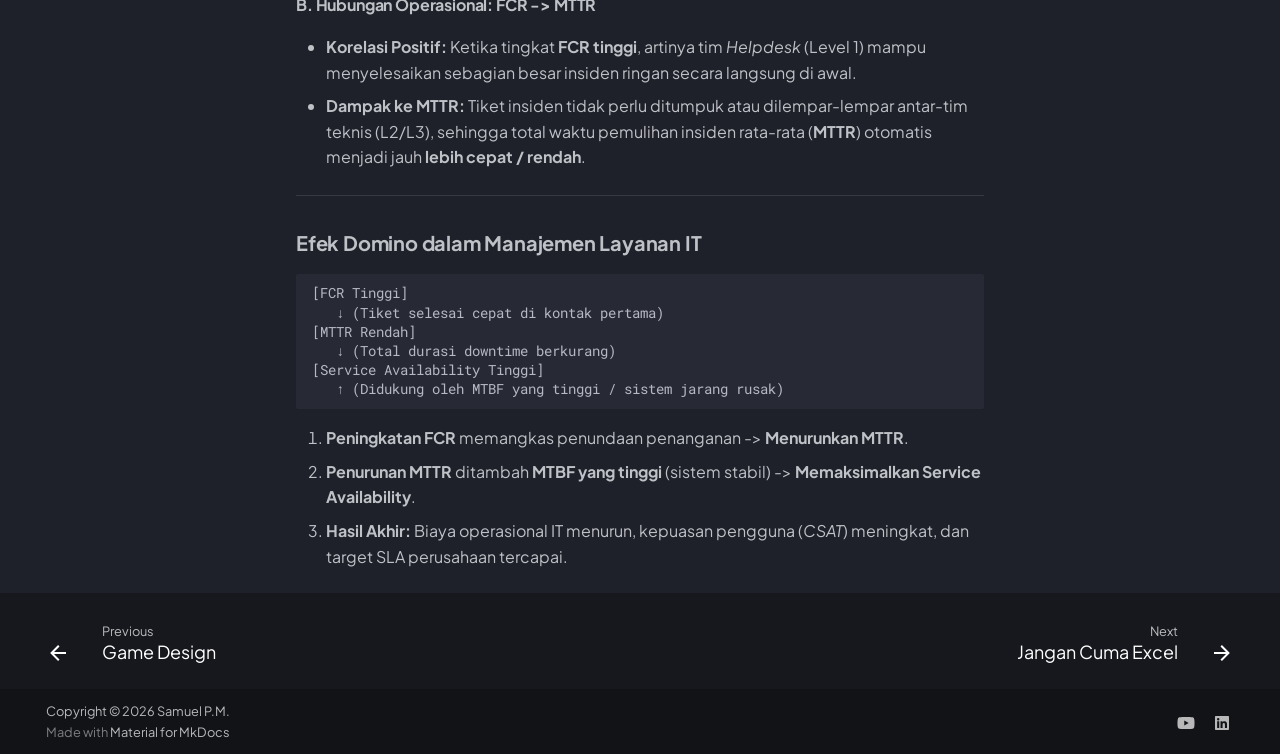
<file: itinfra/index.html>
<!DOCTYPE html><html lang="en" class="no-js"><head>
    
      <meta charset="utf-8">
      <meta name="viewport" content="width=device-width,initial-scale=1">
      
      
      
        <link rel="canonical" href="https://sitename.example/itinfra/">
      
      
        <link rel="prev" href="../gamedesign/">
      
      
        <link rel="next" href="../supplychain/">
      
      
        
      
      
      <link rel="icon" href="../assets/logoGrey.png">
      <meta name="generator" content="mkdocs-1.6.1, mkdocs-material-9.7.7">
    
    
      
        <title>IT Service Analysis and Performance Management - Sam's Notes</title>
      
    
    
      <link rel="stylesheet" href="../assets/stylesheets/main.ec1eaa64.min.css">
      
        
        <link rel="stylesheet" href="../assets/stylesheets/palette.ab4e12ef.min.css">
      
      


    
    
      
    
    
      
        
        
        <link rel="preconnect" href="https://fonts.gstatic.com" crossorigin="">
        <link rel="stylesheet" href="https://fonts.googleapis.com/css?family=Plus+Jakarta+Sans:300,300i,400,400i,700,700i%7CRoboto+Mono:400,400i,700,700i&amp;display=fallback">
        <style>:root{--md-text-font:"Plus Jakarta Sans";--md-code-font:"Roboto Mono"}</style>
      
    
    
      <link rel="stylesheet" href="../stylesheets/extra.css">
    
    <script>__md_scope=new URL("..",location),__md_hash=e=>[...e].reduce(((e,_)=>(e<<5)-e+_.charCodeAt(0)),0),__md_get=(e,_=localStorage,t=__md_scope)=>JSON.parse(_.getItem(t.pathname+"."+e)),__md_set=(e,_,t=localStorage,a=__md_scope)=>{try{t.setItem(a.pathname+"."+e,JSON.stringify(_))}catch(e){}}</script>
    
      

    
    
  <link href="../assets/stylesheets/glightbox.min.css" rel="stylesheet"><script src="../assets/javascripts/glightbox.min.js"></script><style id="glightbox-style">
            html.glightbox-open { overflow: initial; height: 100%; }
            .gslide-title { margin-top: 0px; user-select: text; }
            .gslide-desc { color: #666; user-select: text; }
            .gslide-image img { background: white; }
            .gscrollbar-fixer { padding-right: 15px; }
            .gdesc-inner { font-size: 0.75rem; }
            body[data-md-color-scheme="slate"] .gdesc-inner { background: var(--md-default-bg-color); }
            body[data-md-color-scheme="slate"] .gslide-title { color: var(--md-default-fg-color); }
            body[data-md-color-scheme="slate"] .gslide-desc { color: var(--md-default-fg-color); }
        </style></head>
  
  
    
    
      
    
    
    
    
    <body dir="ltr" data-md-color-scheme="slate" data-md-color-primary="green" data-md-color-accent="deep-purple">
  
    
    <input class="md-toggle" data-md-toggle="drawer" type="checkbox" id="__drawer" autocomplete="off">
    <input class="md-toggle" data-md-toggle="search" type="checkbox" id="__search" autocomplete="off">
    <label class="md-overlay" for="__drawer"></label>
    <div data-md-component="skip">
      
        
        <a href="#it-service-analysis-and-performance-management" class="md-skip">
          Skip to content
        </a>
      
    </div>
    <div data-md-component="announce">
      
    </div>
    
    
      

  

<header class="md-header md-header--shadow" data-md-component="header">
  <nav class="md-header__inner md-grid" aria-label="Header">
    <a href=".." title="Sam's Notes" class="md-header__button md-logo" aria-label="Sam's Notes" data-md-component="logo">
      
  
  <svg xmlns="http://www.w3.org/2000/svg" viewBox="0 0 320 512"><!--! Font Awesome Free 7.1.0 by @fontawesome - https://fontawesome.com License - https://fontawesome.com/license/free (Icons: CC BY 4.0, Fonts: SIL OFL 1.1, Code: MIT License) Copyright 2025 Fonticons, Inc.--><path d="M0 157.5C0 88.2 56.2 32 125.5 32H272c17.7 0 32 14.3 32 32s-14.3 32-32 32H125.5c-34 0-61.5 27.5-61.5 61.5 0 31 23.1 57.2 53.9 61l92.2 11.5c62.8 7.9 109.9 61.2 109.9 124.5 0 69.3-56.2 125.5-125.5 125.5H48c-17.7 0-32-14.3-32-32s14.3-32 32-32h146.5c34 0 61.5-27.5 61.5-61.5 0-31-23.1-57.2-53.9-61L109.9 282C47.1 274.1 0 220.8 0 157.5"></path></svg>

    </a>
    <label class="md-header__button md-icon" for="__drawer">
      
      <svg xmlns="http://www.w3.org/2000/svg" viewBox="0 0 24 24"><path d="M3 6h18v2H3zm0 5h18v2H3zm0 5h18v2H3z"></path></svg>
    </label>
    <div class="md-header__title" data-md-component="header-title">
      <div class="md-header__ellipsis">
        <div class="md-header__topic">
          <span class="md-ellipsis">
            Sam's Notes
          </span>
        </div>
        <div class="md-header__topic" data-md-component="header-topic">
          <span class="md-ellipsis">
            
              IT Service Analysis and Performance Management
            
          </span>
        </div>
      </div>
    </div>
    
      
        <form class="md-header__option" data-md-component="palette">
  
    
    
    
    <input class="md-option" data-md-color-media="" data-md-color-scheme="slate" data-md-color-primary="green" data-md-color-accent="deep-purple" aria-label="Dark mode" type="radio" name="__palette" id="__palette_0">
    
      <label class="md-header__button md-icon" title="Dark mode" for="__palette_1" hidden="">
        <svg xmlns="http://www.w3.org/2000/svg" viewBox="0 0 24 24"><path d="M12 7a5 5 0 0 1 5 5 5 5 0 0 1-5 5 5 5 0 0 1-5-5 5 5 0 0 1 5-5m0 2a3 3 0 0 0-3 3 3 3 0 0 0 3 3 3 3 0 0 0 3-3 3 3 0 0 0-3-3m0-7 2.39 3.42C13.65 5.15 12.84 5 12 5s-1.65.15-2.39.42zM3.34 7l4.16-.35A7.2 7.2 0 0 0 5.94 8.5c-.44.74-.69 1.5-.83 2.29zm.02 10 1.76-3.77a7.131 7.131 0 0 0 2.38 4.14zM20.65 7l-1.77 3.79a7.02 7.02 0 0 0-2.38-4.15zm-.01 10-4.14.36c.59-.51 1.12-1.14 1.54-1.86.42-.73.69-1.5.83-2.29zM12 22l-2.41-3.44c.74.27 1.55.44 2.41.44.82 0 1.63-.17 2.37-.44z"></path></svg>
      </label>
    
  
    
    
    
    <input class="md-option" data-md-color-media="" data-md-color-scheme="default" data-md-color-primary="blue" data-md-color-accent="deep-orange" aria-label="Light mode" type="radio" name="__palette" id="__palette_1">
    
      <label class="md-header__button md-icon" title="Light mode" for="__palette_0" hidden="">
        <svg xmlns="http://www.w3.org/2000/svg" viewBox="0 0 24 24"><path d="m17.75 4.09-2.53 1.94.91 3.06-2.63-1.81-2.63 1.81.91-3.06-2.53-1.94L12.44 4l1.06-3 1.06 3zm3.5 6.91-1.64 1.25.59 1.98-1.7-1.17-1.7 1.17.59-1.98L15.75 11l2.06-.05L18.5 9l.69 1.95zm-2.28 4.95c.83-.08 1.72 1.1 1.19 1.85-.32.45-.66.87-1.08 1.27C15.17 23 8.84 23 4.94 19.07c-3.91-3.9-3.91-10.24 0-14.14.4-.4.82-.76 1.27-1.08.75-.53 1.93.36 1.85 1.19-.27 2.86.69 5.83 2.89 8.02a9.96 9.96 0 0 0 8.02 2.89m-1.64 2.02a12.08 12.08 0 0 1-7.8-3.47c-2.17-2.19-3.33-5-3.49-7.82-2.81 3.14-2.7 7.96.31 10.98 3.02 3.01 7.84 3.12 10.98.31"></path></svg>
      </label>
    
  
</form>
      
    
    
      <script>var palette=__md_get("__palette");if(palette&&palette.color){if("(prefers-color-scheme)"===palette.color.media){var media=matchMedia("(prefers-color-scheme: light)"),input=document.querySelector(media.matches?"[data-md-color-media='(prefers-color-scheme: light)']":"[data-md-color-media='(prefers-color-scheme: dark)']");palette.color.media=input.getAttribute("data-md-color-media"),palette.color.scheme=input.getAttribute("data-md-color-scheme"),palette.color.primary=input.getAttribute("data-md-color-primary"),palette.color.accent=input.getAttribute("data-md-color-accent")}for(var[key,value]of Object.entries(palette.color))document.body.setAttribute("data-md-color-"+key,value)}</script>
    
    
    
      
      
        <label class="md-header__button md-icon" for="__search">
          
          <svg xmlns="http://www.w3.org/2000/svg" viewBox="0 0 24 24"><path d="M9.5 3A6.5 6.5 0 0 1 16 9.5c0 1.61-.59 3.09-1.56 4.23l.27.27h.79l5 5-1.5 1.5-5-5v-.79l-.27-.27A6.52 6.52 0 0 1 9.5 16 6.5 6.5 0 0 1 3 9.5 6.5 6.5 0 0 1 9.5 3m0 2C7 5 5 7 5 9.5S7 14 9.5 14 14 12 14 9.5 12 5 9.5 5"></path></svg>
        </label>
        <div class="md-search" data-md-component="search" role="dialog">
  <label class="md-search__overlay" for="__search"></label>
  <div class="md-search__inner" role="search">
    <form class="md-search__form" name="search">
      <input type="text" class="md-search__input" name="query" aria-label="Search" placeholder="Search" autocapitalize="off" autocorrect="off" autocomplete="off" spellcheck="false" data-md-component="search-query" required="">
      <label class="md-search__icon md-icon" for="__search">
        
        <svg xmlns="http://www.w3.org/2000/svg" viewBox="0 0 24 24"><path d="M9.5 3A6.5 6.5 0 0 1 16 9.5c0 1.61-.59 3.09-1.56 4.23l.27.27h.79l5 5-1.5 1.5-5-5v-.79l-.27-.27A6.52 6.52 0 0 1 9.5 16 6.5 6.5 0 0 1 3 9.5 6.5 6.5 0 0 1 9.5 3m0 2C7 5 5 7 5 9.5S7 14 9.5 14 14 12 14 9.5 12 5 9.5 5"></path></svg>
        
        <svg xmlns="http://www.w3.org/2000/svg" viewBox="0 0 24 24"><path d="M20 11v2H8l5.5 5.5-1.42 1.42L4.16 12l7.92-7.92L13.5 5.5 8 11z"></path></svg>
      </label>
      <nav class="md-search__options" aria-label="Search">
        
        <button type="reset" class="md-search__icon md-icon" title="Clear" aria-label="Clear" tabindex="-1">
          
          <svg xmlns="http://www.w3.org/2000/svg" viewBox="0 0 24 24"><path d="M19 6.41 17.59 5 12 10.59 6.41 5 5 6.41 10.59 12 5 17.59 6.41 19 12 13.41 17.59 19 19 17.59 13.41 12z"></path></svg>
        </button>
      </nav>
      
    </form>
    <div class="md-search__output">
      <div class="md-search__scrollwrap" tabindex="0" data-md-scrollfix="">
        <div class="md-search-result" data-md-component="search-result">
          <div class="md-search-result__meta">
            Initializing search
          </div>
          <ol class="md-search-result__list" role="presentation"></ol>
        </div>
      </div>
    </div>
  </div>
</div>
      
    
    
  </nav>
  
</header>
    
    <div class="md-container" data-md-component="container">
      
      
        
          
        
      
      <main class="md-main" data-md-component="main">
        <div class="md-main__inner md-grid">
          
            
              
              <div class="md-sidebar md-sidebar--primary" data-md-component="sidebar" data-md-type="navigation">
                <div class="md-sidebar__scrollwrap">
                  <div class="md-sidebar__inner">
                    



<nav class="md-nav md-nav--primary" aria-label="Navigation" data-md-level="0">
  <label class="md-nav__title" for="__drawer">
    <a href=".." title="Sam's Notes" class="md-nav__button md-logo" aria-label="Sam's Notes" data-md-component="logo">
      
  
  <svg xmlns="http://www.w3.org/2000/svg" viewBox="0 0 320 512"><!--! Font Awesome Free 7.1.0 by @fontawesome - https://fontawesome.com License - https://fontawesome.com/license/free (Icons: CC BY 4.0, Fonts: SIL OFL 1.1, Code: MIT License) Copyright 2025 Fonticons, Inc.--><path d="M0 157.5C0 88.2 56.2 32 125.5 32H272c17.7 0 32 14.3 32 32s-14.3 32-32 32H125.5c-34 0-61.5 27.5-61.5 61.5 0 31 23.1 57.2 53.9 61l92.2 11.5c62.8 7.9 109.9 61.2 109.9 124.5 0 69.3-56.2 125.5-125.5 125.5H48c-17.7 0-32-14.3-32-32s14.3-32 32-32h146.5c34 0 61.5-27.5 61.5-61.5 0-31-23.1-57.2-53.9-61L109.9 282C47.1 274.1 0 220.8 0 157.5"></path></svg>

    </a>
    Sam's Notes
  </label>
  
  <ul class="md-nav__list" data-md-scrollfix="">
    
      
      
  
  
  
  
    <li class="md-nav__item">
      <a href=".." class="md-nav__link">
        
  
  
  <span class="md-ellipsis">
    
  
    Welcome
  

    
  </span>
  
  

      </a>
    </li>
  

    
      
      
  
  
  
  
    <li class="md-nav__item">
      <a href="../ai/" class="md-nav__link">
        
  
  
  <span class="md-ellipsis">
    
  
    AI For Everyone
  

    
  </span>
  
  

      </a>
    </li>
  

    
      
      
  
  
  
  
    <li class="md-nav__item">
      <a href="../alignmentcss/" class="md-nav__link">
        
  
  
  <span class="md-ellipsis">
    
  
    Alignment properties for CSS
  

    
  </span>
  
  

      </a>
    </li>
  

    
      
      
  
  
  
  
    <li class="md-nav__item">
      <a href="../ascii/" class="md-nav__link">
        
  
  
  <span class="md-ellipsis">
    
  
    ASCII
  

    
  </span>
  
  

      </a>
    </li>
  

    
      
      
  
  
  
  
    <li class="md-nav__item">
      <a href="../bnewrepo/" class="md-nav__link">
        
  
  
  <span class="md-ellipsis">
    
  
    Github
  

    
  </span>
  
  

      </a>
    </li>
  

    
      
      
  
  
  
  
    <li class="md-nav__item">
      <a href="../commit-m/" class="md-nav__link">
        
  
  
  <span class="md-ellipsis">
    
  
    Pedoman commit message
  

    
  </span>
  
  

      </a>
    </li>
  

    
      
      
  
  
  
  
    <li class="md-nav__item">
      <a href="../divselect/" class="md-nav__link">
        
  
  
  <span class="md-ellipsis">
    
  
    Selecting Div
  

    
  </span>
  
  

      </a>
    </li>
  

    
      
      
  
  
  
  
    <li class="md-nav__item">
      <a href="../gamedesign/" class="md-nav__link">
        
  
  
  <span class="md-ellipsis">
    
  
    Game Design
  

    
  </span>
  
  

      </a>
    </li>
  

    
      
      
  
  
    
  
  
  
    <li class="md-nav__item md-nav__item--active">
      
      <input class="md-nav__toggle md-toggle" type="checkbox" id="__toc">
      
      
        
      
      
        <label class="md-nav__link md-nav__link--active" for="__toc">
          
  
  
  <span class="md-ellipsis">
    
  
    IT Service Analysis and Performance Management
  

    
  </span>
  
  

          <span class="md-nav__icon md-icon"></span>
        </label>
      
      <a href="./" class="md-nav__link md-nav__link--active">
        
  
  
  <span class="md-ellipsis">
    
  
    IT Service Analysis and Performance Management
  

    
  </span>
  
  

      </a>
      
        

<nav class="md-nav md-nav--secondary" aria-label="Table of contents">
  
  
  
    
  
  
    <label class="md-nav__title" for="__toc">
      <span class="md-nav__icon md-icon"></span>
      Table of contents
    </label>
    <ul class="md-nav__list" data-md-component="toc" data-md-scrollfix="">
      
        <li class="md-nav__item">
  <a href="#pendahuluan" class="md-nav__link">
    <span class="md-ellipsis">
      
        Pendahuluan
      
    </span>
  </a>
  
    <nav class="md-nav" aria-label="Pendahuluan">
      <ul class="md-nav__list">
        
          <li class="md-nav__item">
  <a href="#core-focus-areas-materi-utama-yang-diuji" class="md-nav__link">
    <span class="md-ellipsis">
      
        Core Focus Areas (Materi Utama yang Diuji)
      
    </span>
  </a>
  
</li>
        
          <li class="md-nav__item">
  <a href="#format-umum-penilaian-teknis" class="md-nav__link">
    <span class="md-ellipsis">
      
        Format Umum Penilaian Teknis
      
    </span>
  </a>
  
</li>
        
          <li class="md-nav__item">
  <a href="#strategi-panduan-persiapan-step-by-step" class="md-nav__link">
    <span class="md-ellipsis">
      
        Strategi &amp; Panduan Persiapan Step-by-Step
      
    </span>
  </a>
  
</li>
        
      </ul>
    </nav>
  
</li>
      
        <li class="md-nav__item">
  <a href="#sla-service-level-agreement-ola-operational-level-agreement-dan-uc-underpinning-contract" class="md-nav__link">
    <span class="md-ellipsis">
      
        SLA (Service Level Agreement), OLA (Operational Level Agreement), dan UC (Underpinning Contract)
      
    </span>
  </a>
  
    <nav class="md-nav" aria-label="SLA (Service Level Agreement), OLA (Operational Level Agreement), dan UC (Underpinning Contract)">
      <ul class="md-nav__list">
        
          <li class="md-nav__item">
  <a href="#tabel-perbedaan-sla-ola-dan-uc" class="md-nav__link">
    <span class="md-ellipsis">
      
        Tabel Perbedaan SLA, OLA, dan UC
      
    </span>
  </a>
  
</li>
        
          <li class="md-nav__item">
  <a href="#analogi-sederhana-restoran" class="md-nav__link">
    <span class="md-ellipsis">
      
        Analogi Sederhana: Restoran
      
    </span>
  </a>
  
</li>
        
          <li class="md-nav__item">
  <a href="#bagaimana-ketiganya-saling-menopang" class="md-nav__link">
    <span class="md-ellipsis">
      
        Bagaimana Ketiganya Saling Menopang?
      
    </span>
  </a>
  
</li>
        
      </ul>
    </nav>
  
</li>
      
        <li class="md-nav__item">
  <a href="#incident-management-problem-management-change-management-dan-request-fulfillment" class="md-nav__link">
    <span class="md-ellipsis">
      
        Incident Management, Problem Management, Change Management, dan Request Fulfillment
      
    </span>
  </a>
  
    <nav class="md-nav" aria-label="Incident Management, Problem Management, Change Management, dan Request Fulfillment">
      <ul class="md-nav__list">
        
          <li class="md-nav__item">
  <a href="#incident-management-penanganan-cepat-firefighting" class="md-nav__link">
    <span class="md-ellipsis">
      
        Incident Management (Penanganan Cepat / Firefighting)
      
    </span>
  </a>
  
</li>
        
          <li class="md-nav__item">
  <a href="#problem-management-analisis-akar-masalah-rca" class="md-nav__link">
    <span class="md-ellipsis">
      
        Problem Management (Analisis Akar Masalah / RCA)
      
    </span>
  </a>
  
</li>
        
          <li class="md-nav__item">
  <a href="#change-management-pengelolaan-perubahan" class="md-nav__link">
    <span class="md-ellipsis">
      
        Change Management (Pengelolaan Perubahan)
      
    </span>
  </a>
  
</li>
        
          <li class="md-nav__item">
  <a href="#request-fulfillment-pemenuhan-permintaan-standar" class="md-nav__link">
    <span class="md-ellipsis">
      
        Request Fulfillment (Pemenuhan Permintaan Standar)
      
    </span>
  </a>
  
</li>
        
          <li class="md-nav__item">
  <a href="#rangkuman-perbandingan-singkat" class="md-nav__link">
    <span class="md-ellipsis">
      
        Rangkuman Perbandingan Singkat
      
    </span>
  </a>
  
</li>
        
      </ul>
    </nav>
  
</li>
      
        <li class="md-nav__item">
  <a href="#mttr-mtbf-fcr-dan-service-availability" class="md-nav__link">
    <span class="md-ellipsis">
      
        MTTR, MTBF, FCR, dan Service Availability (%)
      
    </span>
  </a>
  
    <nav class="md-nav" aria-label="MTTR, MTBF, FCR, dan Service Availability (%)">
      <ul class="md-nav__list">
        
          <li class="md-nav__item">
  <a href="#matriks-pengertian-fokus-metrik" class="md-nav__link">
    <span class="md-ellipsis">
      
        Matriks Pengertian &amp; Fokus Metrik
      
    </span>
  </a>
  
</li>
        
          <li class="md-nav__item">
  <a href="#peta-korelasi-antar-indikator" class="md-nav__link">
    <span class="md-ellipsis">
      
        Peta Korelasi Antar-Indikator
      
    </span>
  </a>
  
    <nav class="md-nav" aria-label="Peta Korelasi Antar-Indikator">
      <ul class="md-nav__list">
        
          <li class="md-nav__item">
  <a href="#a-hubungan-matematika-mttr-mtbf-service-availability" class="md-nav__link">
    <span class="md-ellipsis">
      
        A. Hubungan Matematika: MTTR + MTBF -&gt; Service Availability (%)
      
    </span>
  </a>
  
</li>
        
          <li class="md-nav__item">
  <a href="#b-hubungan-operasional-fcr-mttr" class="md-nav__link">
    <span class="md-ellipsis">
      
        B. Hubungan Operasional: FCR -&gt; MTTR
      
    </span>
  </a>
  
</li>
        
      </ul>
    </nav>
  
</li>
        
          <li class="md-nav__item">
  <a href="#efek-domino-dalam-manajemen-layanan-it" class="md-nav__link">
    <span class="md-ellipsis">
      
        Efek Domino dalam Manajemen Layanan IT
      
    </span>
  </a>
  
</li>
        
      </ul>
    </nav>
  
</li>
      
    </ul>
  
</nav>
      
    </li>
  

    
      
      
  
  
  
  
    <li class="md-nav__item">
      <a href="../supplychain/" class="md-nav__link">
        
  
  
  <span class="md-ellipsis">
    
  
    Jangan Cuma Excel
  

    
  </span>
  
  

      </a>
    </li>
  

    
      
      
  
  
  
  
    <li class="md-nav__item">
      <a href="../template/" class="md-nav__link">
        
  
  
  <span class="md-ellipsis">
    
  
    Templates
  

    
  </span>
  
  

      </a>
    </li>
  

    
      
      
  
  
  
  
    <li class="md-nav__item">
      <a href="../unitything/" class="md-nav__link">
        
  
  
  <span class="md-ellipsis">
    
  
    Unity Things
  

    
  </span>
  
  

      </a>
    </li>
  

    
  </ul>
</nav>
                  </div>
                </div>
              </div>
            
            
              
              <div class="md-sidebar md-sidebar--secondary" data-md-component="sidebar" data-md-type="toc">
                <div class="md-sidebar__scrollwrap">
                  <div class="md-sidebar__inner">
                    

<nav class="md-nav md-nav--secondary" aria-label="Table of contents">
  
  
  
    
  
  
    <label class="md-nav__title" for="__toc">
      <span class="md-nav__icon md-icon"></span>
      Table of contents
    </label>
    <ul class="md-nav__list" data-md-component="toc" data-md-scrollfix="">
      
        <li class="md-nav__item">
  <a href="#pendahuluan" class="md-nav__link">
    <span class="md-ellipsis">
      
        Pendahuluan
      
    </span>
  </a>
  
    <nav class="md-nav" aria-label="Pendahuluan">
      <ul class="md-nav__list">
        
          <li class="md-nav__item">
  <a href="#core-focus-areas-materi-utama-yang-diuji" class="md-nav__link">
    <span class="md-ellipsis">
      
        Core Focus Areas (Materi Utama yang Diuji)
      
    </span>
  </a>
  
</li>
        
          <li class="md-nav__item">
  <a href="#format-umum-penilaian-teknis" class="md-nav__link">
    <span class="md-ellipsis">
      
        Format Umum Penilaian Teknis
      
    </span>
  </a>
  
</li>
        
          <li class="md-nav__item">
  <a href="#strategi-panduan-persiapan-step-by-step" class="md-nav__link">
    <span class="md-ellipsis">
      
        Strategi &amp; Panduan Persiapan Step-by-Step
      
    </span>
  </a>
  
</li>
        
      </ul>
    </nav>
  
</li>
      
        <li class="md-nav__item">
  <a href="#sla-service-level-agreement-ola-operational-level-agreement-dan-uc-underpinning-contract" class="md-nav__link">
    <span class="md-ellipsis">
      
        SLA (Service Level Agreement), OLA (Operational Level Agreement), dan UC (Underpinning Contract)
      
    </span>
  </a>
  
    <nav class="md-nav" aria-label="SLA (Service Level Agreement), OLA (Operational Level Agreement), dan UC (Underpinning Contract)">
      <ul class="md-nav__list">
        
          <li class="md-nav__item">
  <a href="#tabel-perbedaan-sla-ola-dan-uc" class="md-nav__link">
    <span class="md-ellipsis">
      
        Tabel Perbedaan SLA, OLA, dan UC
      
    </span>
  </a>
  
</li>
        
          <li class="md-nav__item">
  <a href="#analogi-sederhana-restoran" class="md-nav__link">
    <span class="md-ellipsis">
      
        Analogi Sederhana: Restoran
      
    </span>
  </a>
  
</li>
        
          <li class="md-nav__item">
  <a href="#bagaimana-ketiganya-saling-menopang" class="md-nav__link">
    <span class="md-ellipsis">
      
        Bagaimana Ketiganya Saling Menopang?
      
    </span>
  </a>
  
</li>
        
      </ul>
    </nav>
  
</li>
      
        <li class="md-nav__item">
  <a href="#incident-management-problem-management-change-management-dan-request-fulfillment" class="md-nav__link">
    <span class="md-ellipsis">
      
        Incident Management, Problem Management, Change Management, dan Request Fulfillment
      
    </span>
  </a>
  
    <nav class="md-nav" aria-label="Incident Management, Problem Management, Change Management, dan Request Fulfillment">
      <ul class="md-nav__list">
        
          <li class="md-nav__item">
  <a href="#incident-management-penanganan-cepat-firefighting" class="md-nav__link">
    <span class="md-ellipsis">
      
        Incident Management (Penanganan Cepat / Firefighting)
      
    </span>
  </a>
  
</li>
        
          <li class="md-nav__item">
  <a href="#problem-management-analisis-akar-masalah-rca" class="md-nav__link">
    <span class="md-ellipsis">
      
        Problem Management (Analisis Akar Masalah / RCA)
      
    </span>
  </a>
  
</li>
        
          <li class="md-nav__item">
  <a href="#change-management-pengelolaan-perubahan" class="md-nav__link">
    <span class="md-ellipsis">
      
        Change Management (Pengelolaan Perubahan)
      
    </span>
  </a>
  
</li>
        
          <li class="md-nav__item">
  <a href="#request-fulfillment-pemenuhan-permintaan-standar" class="md-nav__link">
    <span class="md-ellipsis">
      
        Request Fulfillment (Pemenuhan Permintaan Standar)
      
    </span>
  </a>
  
</li>
        
          <li class="md-nav__item">
  <a href="#rangkuman-perbandingan-singkat" class="md-nav__link">
    <span class="md-ellipsis">
      
        Rangkuman Perbandingan Singkat
      
    </span>
  </a>
  
</li>
        
      </ul>
    </nav>
  
</li>
      
        <li class="md-nav__item">
  <a href="#mttr-mtbf-fcr-dan-service-availability" class="md-nav__link">
    <span class="md-ellipsis">
      
        MTTR, MTBF, FCR, dan Service Availability (%)
      
    </span>
  </a>
  
    <nav class="md-nav" aria-label="MTTR, MTBF, FCR, dan Service Availability (%)">
      <ul class="md-nav__list">
        
          <li class="md-nav__item">
  <a href="#matriks-pengertian-fokus-metrik" class="md-nav__link">
    <span class="md-ellipsis">
      
        Matriks Pengertian &amp; Fokus Metrik
      
    </span>
  </a>
  
</li>
        
          <li class="md-nav__item">
  <a href="#peta-korelasi-antar-indikator" class="md-nav__link">
    <span class="md-ellipsis">
      
        Peta Korelasi Antar-Indikator
      
    </span>
  </a>
  
    <nav class="md-nav" aria-label="Peta Korelasi Antar-Indikator">
      <ul class="md-nav__list">
        
          <li class="md-nav__item">
  <a href="#a-hubungan-matematika-mttr-mtbf-service-availability" class="md-nav__link">
    <span class="md-ellipsis">
      
        A. Hubungan Matematika: MTTR + MTBF -&gt; Service Availability (%)
      
    </span>
  </a>
  
</li>
        
          <li class="md-nav__item">
  <a href="#b-hubungan-operasional-fcr-mttr" class="md-nav__link">
    <span class="md-ellipsis">
      
        B. Hubungan Operasional: FCR -&gt; MTTR
      
    </span>
  </a>
  
</li>
        
      </ul>
    </nav>
  
</li>
        
          <li class="md-nav__item">
  <a href="#efek-domino-dalam-manajemen-layanan-it" class="md-nav__link">
    <span class="md-ellipsis">
      
        Efek Domino dalam Manajemen Layanan IT
      
    </span>
  </a>
  
</li>
        
      </ul>
    </nav>
  
</li>
      
    </ul>
  
</nav>
                  </div>
                </div>
              </div>
            
          
          
            <div class="md-content" data-md-component="content">
              
              <article class="md-content__inner md-typeset">
                
                  



<h1 id="it-service-analysis-and-performance-management">IT Service Analysis and Performance Management</h1>
<p>Penilaian teknis (<em>Technical Assessment</em>) untuk posisi <strong>TEC Associate – IT Service Analysis and Performance Management</strong> umumnya menguji gabungan antara fondasi kerangka kerja manajemen layanan IT (ITSM), kemampuan analisis data/kinerja, logika pemecahan masalah (incident/problem management), dan keterampilan komunikasi bisnis.</p>
<hr>
<h2 id="pendahuluan">Pendahuluan</h2>
<h3 id="core-focus-areas-materi-utama-yang-diuji"><strong>Core Focus Areas (Materi Utama yang Diuji)</strong></h3>
<ol>
<li><strong>IT Service Management (ITSM) &amp; Framework ITIL</strong></li>
<li><strong>Service Level Management:</strong> Pemahaman mendalam tentang perbedaan SLA (<em>Service Level Agreement</em>), OLA (<em>Operational Level Agreement</em>), dan UC (<em>Underpinning Contract</em>).</li>
<li><strong>Core Lifecycle Processes:</strong> Cara menangani <em>Incident Management</em> (penanganan cepat), <em>Problem Management</em> (analisis akar masalah/RCA), <em>Change Management</em>, dan <em>Request Fulfillment</em>.</li>
<li>
<p><strong>Metrics &amp; KPIs:</strong> Memahami korelasi indikator kinerja seperti <em>MTTR</em> (Mean Time to Repair), <em>MTBF</em> (Mean Time Between Failures), <em>First Contact Resolution</em> (FCR), dan <em>Service Availability (%)</em>.</p>
</li>
<li>
<p><strong>Performance Management &amp; Data Analytics</strong></p>
</li>
<li><strong>Analisis Tren Kinerja:</strong> Membaca data metrik sistem/layanan, mengidentifikasi <em>bottleneck</em>, serta mendeteksi penurunan performa sebelum terjadi insiden fatal.</li>
<li><strong>Pemrosesan Data:</strong> Penggunaan fungsi <em>spreadsheet</em> (Excel: PivotTable, VLOOKUP/XLOOKUP, kondisional logic) atau SQL dasar untuk memfilter data <em>log</em> / tiket insiden.</li>
<li>
<p><strong>Pembuatan Dashboard/Reporting:</strong> Memahami prinsip dasar penyajian visualisasi data melalui diagram atau dashboard (Power BI/Tableau) untuk laporan manajemen.</p>
</li>
<li>
<p><strong>Problem Solving &amp; Case Studies (Studi Kasus)</strong></p>
</li>
<li><strong>Root Cause Analysis (RCA):</strong> Penggunaan metode seperti <em>5 Whys</em> atau <em>Fishbone Diagram</em> (Ishikawa) saat dihadapkan pada skenario kegagalan sistem.</li>
<li>
<p><strong>Prioritisasi Insiden:</strong> Penilaian <em>Impact</em> (dampak bisnis) vs <em>Urgency</em> (urgensi waktu) untuk menentukan matriks prioritas (P1/Critical hingga P4/Low).</p>
</li>
<li>
<p><strong>Business Communication &amp; Stakeholder Engagement</strong></p>
</li>
<li>Penerjemahan data teknis menjadi laporan analitis yang dapat dipahami oleh pihak manajemen atau <em>non-technical stakeholders</em>.</li>
</ol>
<hr>
<h3 id="format-umum-penilaian-teknis"><strong>Format Umum Penilaian Teknis</strong></h3>
<ul>
<li><strong>Pilihan Ganda / Kuis Konseptual (Online):</strong> Menguji pemahaman teori ITIL, KPI manajemen layanan, dan skenario penanganan insiden.</li>
<li><strong>Studi Kasus Analisis Data (Excel/Dataset):</strong> Anda diberikan data <em>raw</em> tiket layanan (misal: 500 baris log insiden) dan diminta menghitung metrik utama, menemukan tren penyebab kegagalan terbanyak, serta membuat ringkasan rekomendasi.</li>
<li><strong>Penulisan Laporan / Dashboard Challenge:</strong> Menyusun <em>Executive Summary</em> singkat berdasarkan data kinerja sistem yang buruk.</li>
</ul>
<hr>
<h3 id="strategi-panduan-persiapan-step-by-step"><strong>Strategi &amp; Panduan Persiapan Step-by-Step</strong></h3>
<ol>
<li><strong>Pelajari Ulang Metrik Utama ITSM</strong></li>
<li>Pastikan Anda tahu cara menghitung:</li>
<li>$\text{Availability (\%)} = \frac{\text{Total Operating Time} - \text{Downtime}}{\text{Total Operating Time}} \times 100$</li>
<li>
<p>$\text{MTTR} = \frac{\text{Total Downtime}}{\text{Jumlah Insiden}}$</p>
</li>
<li>
<p><strong>Kuasai Keterampilan Excel untuk Analisis Data</strong></p>
</li>
<li>Berlatih mengelompokkan data tiket berdasarkan kategori insiden, tim penanggung jawab, dan durasi penyelesaian menggunakan Pivot Table.</li>
<li>
<p>Gunakan visualisasi sederhana (Bar chart/Line chart) untuk menggambarkan tren bulanan insiden.</p>
</li>
<li>
<p><strong>Gunakan Kerangka Struktural Saat Menjawab Studi Kasus</strong></p>
</li>
<li>
<p>Gunakan pendekatan <strong>STAR</strong> (<em>Situation, Task, Action, Result</em>) untuk soal naratif atau <strong>RCA 5-Whys</strong> saat menganalisis insiden sistem.</p>
</li>
<li>
<p><strong>Fokus pada Dampak Bisnis (Business Impact)</strong></p>
</li>
<li>Dalam setiap analisis performa, selalu hubungkan <em>downtime</em> teknis dengan dampaknya pada operasional perusahaan (misal: kerugian finansial, penurunan kepuasan pengguna/CSAT).</li>
</ol>
<hr>
<h2 id="sla-service-level-agreement-ola-operational-level-agreement-dan-uc-underpinning-contract">SLA (Service Level Agreement), OLA (Operational Level Agreement), dan UC (Underpinning Contract)</h2>
<p>Ketiga istilah ini adalah komponen utama dalam kerangka <strong>ITIL (IT Infrastructure Library)</strong> yang digunakan untuk mengatur komitmen kualitas layanan (<em>Service Level Management</em>).</p>
<p>Perbedaannya terletak pada <strong>pihak yang terikat</strong> (<em>siapa dengan siapa</em>) dan <strong>sifat hukum/internalnya</strong>.</p>
<hr>
<h3 id="tabel-perbedaan-sla-ola-dan-uc"><strong>Tabel Perbedaan SLA, OLA, dan UC</strong></h3>
<table>
<thead>
<tr>
<th>Fitur</th>
<th>SLA (<em>Service Level Agreement</em>)</th>
<th>OLA (<em>Operational Level Agreement</em>)</th>
<th>UC (<em>Underpinning Contract</em>)</th>
</tr>
</thead>
<tbody>
<tr>
<td><strong>Pihak Terikat</strong></td>
<td>Penyedia Layanan IT $\leftrightarrow$ <strong>Nasabah/Bisnis</strong> (Eksternal IT)</td>
<td>Tim IT Internal $\leftrightarrow$ <strong>Tim IT Internal Lainnya</strong></td>
<td>Penyedia Layanan IT $\leftrightarrow$ <strong>Vendor/Pihak Ketiga</strong></td>
</tr>
<tr>
<td><strong>Sifat Dokumen</strong></td>
<td>Kesepakatan Tingkat Layanan Bisnis</td>
<td>Kesepakatan Operasional Internal</td>
<td>Kontrak Hukum Mengikat (<em>Legal Contract</em>)</td>
</tr>
<tr>
<td><strong>Fokus Utama</strong></td>
<td>Ekspektasi &amp; performa layanan dari kacamata pengguna/bisnis.</td>
<td>Ketergantungan antar-tim internal untuk mendukung SLA.</td>
<td>Komitmen spesifik vendor pendukung (hardware, jaringan, dsb).</td>
</tr>
<tr>
<td><strong>Contoh Kasus</strong></td>
<td>Aplikasi Mobile Banking harus aktif 99.9% dalam sebulan.</td>
<td>Tim <em>Database Administrator</em> (DBA) wajib menyelesaikan masalah kuota basis data dalam <strong>30 menit</strong> jika diminta Tim <em>Application Support</em>.</td>
<td>Vendor <em>Data Center</em> menjamin ketersediaan listrik &amp; pendingin server sebesar 99.99% dengan denda jika melanggar.</td>
</tr>
</tbody>
</table>
<hr>
<h3 id="analogi-sederhana-restoran"><strong>Analogi Sederhana: Restoran</strong></h3>
<p>Bayangkan sebuah <strong>Restoran</strong>:</p>
<ol>
<li><strong>SLA (Restoran $\leftrightarrow$ Pelanggan):</strong>
Restoran berjanji kepada pelanggan: <em>"Makanan Anda akan disajikan dalam waktu </em><em>15 menit</em><em> setelah dipesan."</em> Jika lewat, pelanggan mendapat kompensasi.</li>
<li><strong>OLA (Koki $\leftrightarrow$ Pelayan Internal):</strong>
Agar janji 15 menit ke pelanggan terwujud, tim internal membuat aturan: Koki harus selesai memasak dalam <strong>10 menit</strong>, sehingga Pelayan punya waktu <strong>5 menit</strong> untuk mengantar makanan ke meja.</li>
<li><strong>UC (Restoran $\leftrightarrow$ Pemasok Daging Eksternal):</strong>
Restoran memiliki kontrak resmi berbadan hukum dengan pemasok daging: <em>"Pemasok wajib mengantar daging segar setiap jam 6 pagi. Jika terlambat, pemasok dikenakan denda potongan pembayaran."</em></li>
</ol>
<hr>
<h3 id="bagaimana-ketiganya-saling-menopang"><strong>Bagaimana Ketiganya Saling Menopang?</strong></h3>
<p>Secara hierarki, <strong>OLA dan UC adalah fondasi untuk mencapai SLA</strong>.</p>
<ul>
<li>Jika vendor melanggar <strong>UC</strong> (misal: penyedia internet/ISP mati total), maka tim internal akan gagal memenuhi <strong>OLA</strong> mereka.</li>
<li>Jika <strong>OLA</strong> internal gagal, secara otomatis janji <strong>SLA</strong> kepada pengguna/bisnis akan <em>breach</em> (terlanggar).</li>
</ul>
<hr>
<h2 id="incident-management-problem-management-change-management-dan-request-fulfillment">Incident Management, Problem Management, Change Management, dan Request Fulfillment</h2>
<p>Cara menangani Incident Management (penanganan cepat), Problem Management (analisis akar masalah/Root Cause Analysis), Change Management, dan Request Fulfillment. </p>
<p>Keempat proses ini adalah bagian inti dari pengelolaan layanan IT (<em>IT Service Management</em> / ITIL). Cara mudah memahaminya adalah melihat <strong>tujuan utama</strong> dan <strong>alur kerja</strong> dari masing-masing proses.</p>
<hr>
<h3 id="incident-management-penanganan-cepat-firefighting"><strong>Incident Management (Penanganan Cepat / <em>Firefighting</em>)</strong></h3>
<ul>
<li><strong>Tujuan Utama:</strong> Memulihkan layanan yang terganggu <strong>secepat mungkin</strong> agar dampak ke bisnis minimal (<em>workaround</em> / solusi sementara sangat diperbolehkan).</li>
<li><strong>Prinsip:</strong> <em>"Yang penting sistem jalan dulu, cari tahu penyebabnya nanti."</em></li>
</ul>
<div class="language-text highlight"><pre><span></span><code><span id="__span-0-1"><a id="__codelineno-0-1" name="__codelineno-0-1" href="#__codelineno-0-1"></a>[Terjadi Gangguan] ➔ [Pencatatan &amp; Prioritisasi] ➔ [Diagnosa Sederhana] ➔ [Solusi Sementara (Workaround)] ➔ [Layanan Pulih/Tutup Tiket]
</span></code></pre></div>
<p><strong>Langkah Penanganan:</strong></p>
<ol>
<li><strong>Pencatatan (<em>Logging</em>):</strong> Catat tiket insiden beserta detail gejalanya.</li>
<li><strong>Kategorisasi &amp; Prioritisasi:</strong> Tentukan prioritas berdasarkan <strong>Impact</strong> (berapa banyak pengguna/sistem yang berdampak) dan <strong>Urgency</strong> (seberapa mendesak).</li>
<li><strong>Penerapan <em>Workaround</em> (Solusi Sementara):</strong></li>
<li><em>Contoh:</em> Server aplikasi kehabisan memori (<em>hang</em>).</li>
<li>
<p><em>Tindakan cepat:</em> Lakukan <em>restart</em> server agar aplikasi bisa dipakai kembali dalam 5 menit, meskipun kita belum tahu kenapa memorinya bisa penuh.</p>
</li>
<li>
<p><strong>Eskalasi:</strong> Jika Tim Level 1 (<em>Helpdesk</em>) tidak bisa menyelesaikan dalam durasi target SLA, langsung salurkan ke Tim Level 2 (<em>Infrastructure/App Support</em>).</p>
</li>
</ol>
<hr>
<h3 id="problem-management-analisis-akar-masalah-rca"><strong>Problem Management (Analisis Akar Masalah / RCA)</strong></h3>
<ul>
<li><strong>Tujuan Utama:</strong> Mengidentifikasi <strong>akar penyebab</strong> (<em>root cause</em>) dari insiden yang berulang atau insiden besar (<em>Major Incident</em>), serta mencegah insiden serupa terjadi kembali di masa depan.</li>
<li><strong>Prinsip:</strong> <em>"Cari tahu kenapa bisa rusak, lalu perbaiki secara permanen."</em></li>
</ul>
<div class="language-text highlight"><pre><span></span><code><span id="__span-1-1"><a id="__codelineno-1-1" name="__codelineno-1-1" href="#__codelineno-1-1"></a>[Identifikasi Tren Insiden] ➔ [Analisis Akar Masalah (RCA)] ➔ [Identifikasi Solusi Permanen] ➔ [Pengajuan Change Request (RFC)]
</span></code></pre></div>
<p><strong>Langkah Penanganan:</strong></p>
<ol>
<li><strong>Analisis Tren / Pemicu:</strong> Mengumpulkan tiket insiden yang jalurnya sama (misal: server aplikasi <em>hang</em> 3 kali dalam seminggu).</li>
<li><strong>Root Cause Analysis (RCA):</strong> Gunakan metode seperti <strong>5 Whys</strong> atau <strong>Fishbone Diagram</strong> untuk melacak hingga ke sumber masalah.</li>
<li>
<p><em>Hasil analisis dari contoh di atas:</em> Server <em>hang</em> ternyata disebabkan oleh <em>memory leak</em> pada kodingan aplikasi versi terbaru.</p>
</li>
<li>
<p><strong>Dokumentasi <em>Known Error</em>:</strong> Catat masalah dan solusi sementaranya dalam Basis Pengetahuan (<em>Knowledge Base</em>).</p>
</li>
<li><strong>Buat Usulan Perbaikan Permanen:</strong> Mengajukan permintaan perubahan sistem (<em>Request for Change</em>) ke tim pengembang untuk memperbaiki <em>bug</em> kodingan tersebut.</li>
</ol>
<hr>
<h3 id="change-management-pengelolaan-perubahan"><strong>Change Management (Pengelolaan Perubahan)</strong></h3>
<ul>
<li><strong>Tujuan Utama:</strong> Memastikan setiap perubahan pada sistem IT (seperti <em>update</em> aplikasi, ganti server, atau ubah konfigurasi) dilakukan secara terstruktur <strong>tanpa menyebabkan gangguan/downtime baru</strong>.</li>
<li><strong>Prinsip:</strong> <em>"Uji coba dulu, minta persetujuan, dan siapkan rencana pembatalan (rollback)."</em></li>
</ul>
<div class="language-text highlight"><pre><span></span><code><span id="__span-2-1"><a id="__codelineno-2-1" name="__codelineno-2-1" href="#__codelineno-2-1"></a>[Pengajuan Perubahan (RFC)] ➔ [Evaluasi Risiko] ➔ [Persetujuan (CAB)] ➔ [Implementasi &amp; Pengujian] ➔ [Review Pasca-Perubahan]
</span></code></pre></div>
<p><strong>Langkah Penanganan:</strong></p>
<ol>
<li><strong>Pengajuan <em>Request for Change</em> (RFC):</strong> Tim teknis mengajukan dokumen rencana perubahan.</li>
<li><strong>Analisis Dampak &amp; Risiko:</strong> Menilai dampak perubahan, waktu eksekusi (biasanya di <em>non-business hours</em>), dan menyiapkan <strong>Rollback Plan</strong> (langkah mengembalikan sistem ke kondisi semula jika <em>update</em> gagal).</li>
<li><strong>Persetujuan oleh CAB (<em>Change Advisory Board</em>):</strong> Tim manajemen dan perwakilan bisnis meninjau apakah perubahan tersebut aman untuk diimplementasikan.</li>
<li><strong>Implementasi &amp; Tinjauan:</strong> Eksekusi perubahan, lakukan pengujian, dan tutup RFC jika sukses.</li>
</ol>
<hr>
<h3 id="request-fulfillment-pemenuhan-permintaan-standar"><strong>Request Fulfillment (Pemenuhan Permintaan Standar)</strong></h3>
<ul>
<li><strong>Tujuan Utama:</strong> Menangani <strong>permintaan rutin</strong> dari pengguna yang <em>bukan merupakan gangguan atau sistem rusak</em>.</li>
<li><strong>Prinsip:</strong> <em>"Layanan standar, risikonya rendah, dan memiliki prosedur yang sudah jelas."</em></li>
</ul>
<div class="language-text highlight"><pre><span></span><code><span id="__span-3-1"><a id="__codelineno-3-1" name="__codelineno-3-1" href="#__codelineno-3-1"></a>[Pengguna Minta Akses/Barang] ➔ [Verifikasi &amp; Persetujuan Atasan] ➔ [Eksekusi Otomatis/Manual] ➔ [Konfirmasi ke Pengguna]
</span></code></pre></div>
<p><strong>Contoh &amp; Langkah Penanganan:</strong></p>
<ul>
<li><strong>Contoh Kasus:</strong> Karyawan baru minta akun email, permintaan ganti kata sandi (<em>reset password</em>), atau permintaan laptop baru.</li>
<li><strong>Langkah:</strong></li>
<li>Pengguna memilih menu permintaan di portal mandiri (<em>Self-Service Portal</em>).</li>
<li>Sistem mengirimkan alur persetujuan (<em>approval</em>) otomatis ke atasan pengguna.</li>
<li>Setelah disetujui, tim IT (atau sistem otomatis) membuatkan akun/menyerahkan perangkat.</li>
<li>Tiket ditutup.</li>
</ul>
<hr>
<h3 id="rangkuman-perbandingan-singkat"><strong>Rangkuman Perbandingan Singkat</strong></h3>
<table>
<thead>
<tr>
<th>Proses</th>
<th>Pemicu / Trigger</th>
<th>Pertanyaan Utama</th>
<th>Contoh Skenario</th>
</tr>
</thead>
<tbody>
<tr>
<td><strong>Incident Management</strong></td>
<td>Sistem mati / Error</td>
<td><em>"Bagaimana cara menyalakannya kembali dengan cepat?"</em></td>
<td>Printer kantor tidak bisa mencetak dokumen penting.</td>
</tr>
<tr>
<td><strong>Problem Management</strong></td>
<td>Insiden berulang</td>
<td><em>"Mengapa printer ini terus-menerus mati setiap jam 2 siang?"</em></td>
<td>Ditemukan kabel listrik printer mengelupas dan menyebabkan korsleting berkala.</td>
</tr>
<tr>
<td><strong>Change Management</strong></td>
<td>Rencana perbaikan/upgrade</td>
<td><em>"Apakah aman jika kita mengganti seluruh sistem printer minggu depan?"</em></td>
<td>Mengganti seluruh unit printer tua dengan model baru yang hemat energi.</td>
</tr>
<tr>
<td><strong>Request Fulfillment</strong></td>
<td>Permintaan pengguna</td>
<td><em>"Tolong berikan saya akses ke printer lantai 3."</em></td>
<td>Karyawan baru meminta hak akses mencetak di area kerjanya.</td>
</tr>
</tbody>
</table>
<hr>
<h2 id="mttr-mtbf-fcr-dan-service-availability">MTTR, MTBF, FCR, dan Service Availability (%)</h2>
<p>Indikator kinerja seperti MTTR (Mean Time to Repair), MTBF (Mean Time Between Failures), First Contact Resolution (FCR), dan Service Availability. Keempat metrik ini saling terhubung secara matematika dan operasional untuk mengukur <strong>kesehatan, keandalan, dan efisiensi layanan IT</strong>.</p>
<hr>
<h3 id="matriks-pengertian-fokus-metrik"><strong>Matriks Pengertian &amp; Fokus Metrik</strong></h3>
<table>
<thead>
<tr>
<th>Metrik</th>
<th>Definisi Singkat</th>
<th>Jenis Indikator</th>
<th>Arah Ideal</th>
</tr>
</thead>
<tbody>
<tr>
<td><strong>MTTR</strong> (<em>Mean Time to Repair</em>)</td>
<td>Rata-rata waktu yang dibutuhkan untuk <strong>memperbaiki</strong> sistem dari saat rusak hingga kembali normal.</td>
<td>Efisiensi Pemulihan</td>
<td><strong>Semakin Rendah</strong> ($\downarrow$)</td>
</tr>
<tr>
<td><strong>MTBF</strong> (<em>Mean Time Between Failures</em>)</td>
<td>Rata-rata jarak waktu operasi normal <strong>di antara dua kegagalan</strong> (mengukur ketahanan sistem).</td>
<td>Keandalan (<em>Reliability</em>)</td>
<td><strong>Semakin Tinggi</strong> ($\uparrow$)</td>
</tr>
<tr>
<td><strong>FCR</strong> (<em>First Contact Resolution</em>)</td>
<td>Persentase insiden yang berhasil diselesaikan pada <strong>kontak pertama</strong> tanpa perlu disalurkan (<em>escalate</em>).</td>
<td>Efisiensi <em>Helpdesk</em> / L1</td>
<td><strong>Semakin Tinggi</strong> ($\uparrow$)</td>
</tr>
<tr>
<td><strong>Service Availability (%)</strong></td>
<td>Persentase total waktu sistem dapat <strong>beroperasi normal</strong> dan diakses oleh pengguna.</td>
<td>Hasil Akhir Bisnis</td>
<td><strong>Mendekati 100%</strong> ($\uparrow$)</td>
</tr>
</tbody>
</table>
<hr>
<h3 id="peta-korelasi-antar-indikator"><strong>Peta Korelasi Antar-Indikator</strong></h3>
<h4 id="a-hubungan-matematika-mttr-mtbf-service-availability"><strong>A. Hubungan Matematika: MTTR + MTBF -&gt; Service Availability (%)</strong></h4>
<p>Secara teknis, ketersediaan layanan (<em>Availability</em>) adalah hasil kalkulasi langsung dari ketahanan sistem (MTBF) dan kecepatan pemulihan (MTTR):</p>
<p>$$\text{Service Availability (\%)} = \left( \frac{\text{MTBF}}{\text{MTBF} + \text{MTTR}} \right) \times 100\%$$</p>
<ul>
<li><strong>Skenario 1:</strong> Jika sistem jarang rusak (<strong>MTBF tinggi</strong>), namun saat rusak butuh waktu sangat lama untuk perbaikan (<strong>MTTR tinggi</strong>), nilai <em>Availability</em> akan turun drastis.</li>
<li><strong>Skenario 2:</strong> Jika sistem sering rusak (<strong>MTBF rendah</strong>), tetapi tim IT bisa memulihkannya dalam hitungan detik (<strong>MTTR sangat rendah</strong>), nilai <em>Availability</em> dapat tetap terjaga tinggi.</li>
</ul>
<h4 id="b-hubungan-operasional-fcr-mttr"><strong>B. Hubungan Operasional: FCR -&gt; MTTR</strong></h4>
<ul>
<li><strong>Korelasi Positif:</strong> Ketika tingkat <strong>FCR tinggi</strong>, artinya tim <em>Helpdesk</em> (Level 1) mampu menyelesaikan sebagian besar insiden ringan secara langsung di awal.</li>
<li><strong>Dampak ke MTTR:</strong> Tiket insiden tidak perlu ditumpuk atau dilempar-lempar antar-tim teknis (L2/L3), sehingga total waktu pemulihan insiden rata-rata (<strong>MTTR</strong>) otomatis menjadi jauh <strong>lebih cepat / rendah</strong>.</li>
</ul>
<hr>
<h3 id="efek-domino-dalam-manajemen-layanan-it"><strong>Efek Domino dalam Manajemen Layanan IT</strong></h3>
<div class="language-text highlight"><pre><span></span><code><span id="__span-4-1"><a id="__codelineno-4-1" name="__codelineno-4-1" href="#__codelineno-4-1"></a>[FCR Tinggi] 
</span><span id="__span-4-2"><a id="__codelineno-4-2" name="__codelineno-4-2" href="#__codelineno-4-2"></a>   ↓ (Tiket selesai cepat di kontak pertama)
</span><span id="__span-4-3"><a id="__codelineno-4-3" name="__codelineno-4-3" href="#__codelineno-4-3"></a>[MTTR Rendah] 
</span><span id="__span-4-4"><a id="__codelineno-4-4" name="__codelineno-4-4" href="#__codelineno-4-4"></a>   ↓ (Total durasi downtime berkurang)
</span><span id="__span-4-5"><a id="__codelineno-4-5" name="__codelineno-4-5" href="#__codelineno-4-5"></a>[Service Availability Tinggi] 
</span><span id="__span-4-6"><a id="__codelineno-4-6" name="__codelineno-4-6" href="#__codelineno-4-6"></a>   ↑ (Didukung oleh MTBF yang tinggi / sistem jarang rusak)
</span></code></pre></div>
<ol>
<li><strong>Peningkatan FCR</strong> memangkas penundaan penanganan -&gt; <strong>Menurunkan MTTR</strong>.</li>
<li><strong>Penurunan MTTR</strong> ditambah <strong>MTBF yang tinggi</strong> (sistem stabil) -&gt; <strong>Memaksimalkan Service Availability</strong>.</li>
<li><strong>Hasil Akhir:</strong> Biaya operasional IT menurun, kepuasan pengguna (<em>CSAT</em>) meningkat, dan target SLA perusahaan tercapai.</li>
</ol>












                
              </article>
            </div>
          
          
<script>var target=document.getElementById(location.hash.slice(1));target&&target.name&&(target.checked=target.name.startsWith("__tabbed_"))</script>
        </div>
        
      </main>
      
        <footer class="md-footer">
  
    
      
      <nav class="md-footer__inner md-grid" aria-label="Footer">
        
          
          <a href="../gamedesign/" class="md-footer__link md-footer__link--prev" aria-label="Previous: Game Design">
            <div class="md-footer__button md-icon">
              
              <svg xmlns="http://www.w3.org/2000/svg" viewBox="0 0 24 24"><path d="M20 11v2H8l5.5 5.5-1.42 1.42L4.16 12l7.92-7.92L13.5 5.5 8 11z"></path></svg>
            </div>
            <div class="md-footer__title">
              <span class="md-footer__direction">
                Previous
              </span>
              <div class="md-ellipsis">
                Game Design
              </div>
            </div>
          </a>
        
        
          
          <a href="../supplychain/" class="md-footer__link md-footer__link--next" aria-label="Next: Jangan Cuma Excel">
            <div class="md-footer__title">
              <span class="md-footer__direction">
                Next
              </span>
              <div class="md-ellipsis">
                Jangan Cuma Excel
              </div>
            </div>
            <div class="md-footer__button md-icon">
              
              <svg xmlns="http://www.w3.org/2000/svg" viewBox="0 0 24 24"><path d="M4 11v2h12l-5.5 5.5 1.42 1.42L19.84 12l-7.92-7.92L10.5 5.5 16 11z"></path></svg>
            </div>
          </a>
        
      </nav>
    
  
  <div class="md-footer-meta md-typeset">
    <div class="md-footer-meta__inner md-grid">
      <div class="md-copyright">
  
    <div class="md-copyright__highlight">
      Copyright © 2026 Samuel P.M.
    </div>
  
  
    Made with
    <a href="https://squidfunk.github.io/mkdocs-material/" target="_blank" rel="noopener">
      Material for MkDocs
    </a>
  
</div>
      
        
<div class="md-social">
  
    
    
    
    
      
      
    
    <a href="https://youtube.com/@" target="_blank" rel="noopener" title="youtube.com" class="md-social__link">
      <svg xmlns="http://www.w3.org/2000/svg" viewBox="0 0 576 512"><!--! Font Awesome Free 7.1.0 by @fontawesome - https://fontawesome.com License - https://fontawesome.com/license/free (Icons: CC BY 4.0, Fonts: SIL OFL 1.1, Code: MIT License) Copyright 2025 Fonticons, Inc.--><path d="M549.7 124.1c-6.2-23.7-24.8-42.3-48.3-48.6C458.9 64 288.1 64 288.1 64S117.3 64 74.7 75.5c-23.5 6.3-42 24.9-48.3 48.6C15 167 15 256.4 15 256.4s0 89.4 11.4 132.3c6.3 23.6 24.8 41.5 48.3 47.8C117.3 448 288.1 448 288.1 448s170.8 0 213.4-11.5c23.5-6.3 42-24.2 48.3-47.8 11.4-42.9 11.4-132.3 11.4-132.3s0-89.4-11.4-132.3zM232.2 337.6V175.2l142.7 81.2z"></path></svg>
    </a>
  
    
    
    
    
      
      
    
    <a href="https://linkedin.com/in/" target="_blank" rel="noopener" title="linkedin.com" class="md-social__link">
      <svg xmlns="http://www.w3.org/2000/svg" viewBox="0 0 448 512"><!--! Font Awesome Free 7.1.0 by @fontawesome - https://fontawesome.com License - https://fontawesome.com/license/free (Icons: CC BY 4.0, Fonts: SIL OFL 1.1, Code: MIT License) Copyright 2025 Fonticons, Inc.--><path d="M416 32H31.9C14.3 32 0 46.5 0 64.3v383.4C0 465.5 14.3 480 31.9 480H416c17.6 0 32-14.5 32-32.3V64.3c0-17.8-14.4-32.3-32-32.3M135.4 416H69V202.2h66.5V416zM102.2 96a38.5 38.5 0 1 1 0 77 38.5 38.5 0 1 1 0-77m282.1 320h-66.4V312c0-24.8-.5-56.7-34.5-56.7-34.6 0-39.9 27-39.9 54.9V416h-66.4V202.2h63.7v29.2h.9c8.9-16.8 30.6-34.5 62.9-34.5 67.2 0 79.7 44.3 79.7 101.9z"></path></svg>
    </a>
  
</div>
      
    </div>
  </div>
</footer>
      
    </div>
    <div class="md-dialog" data-md-component="dialog">
      <div class="md-dialog__inner md-typeset"></div>
    </div>
    
    
    
      
      
      <script id="__config" type="application/json">{"annotate": null, "base": "..", "features": ["navigation.footer"], "search": "../assets/javascripts/workers/search.2c215733.min.js", "tags": null, "translations": {"clipboard.copied": "Copied to clipboard", "clipboard.copy": "Copy to clipboard", "search.result.more.one": "1 more on this page", "search.result.more.other": "# more on this page", "search.result.none": "No matching documents", "search.result.one": "1 matching document", "search.result.other": "# matching documents", "search.result.placeholder": "Type to start searching", "search.result.term.missing": "Missing", "select.version": "Select version"}, "version": null}</script>
    
    
      <script src="../assets/javascripts/bundle.d7400e89.min.js"></script>
      
    
  
<script id="init-glightbox">const lightbox = GLightbox({"touchNavigation": true, "loop": false, "zoomable": true, "draggable": true, "openEffect": "zoom", "closeEffect": "zoom", "slideEffect": "slide"});
document$.subscribe(()=>{ lightbox.reload(); });
</script></body></html>
</file>
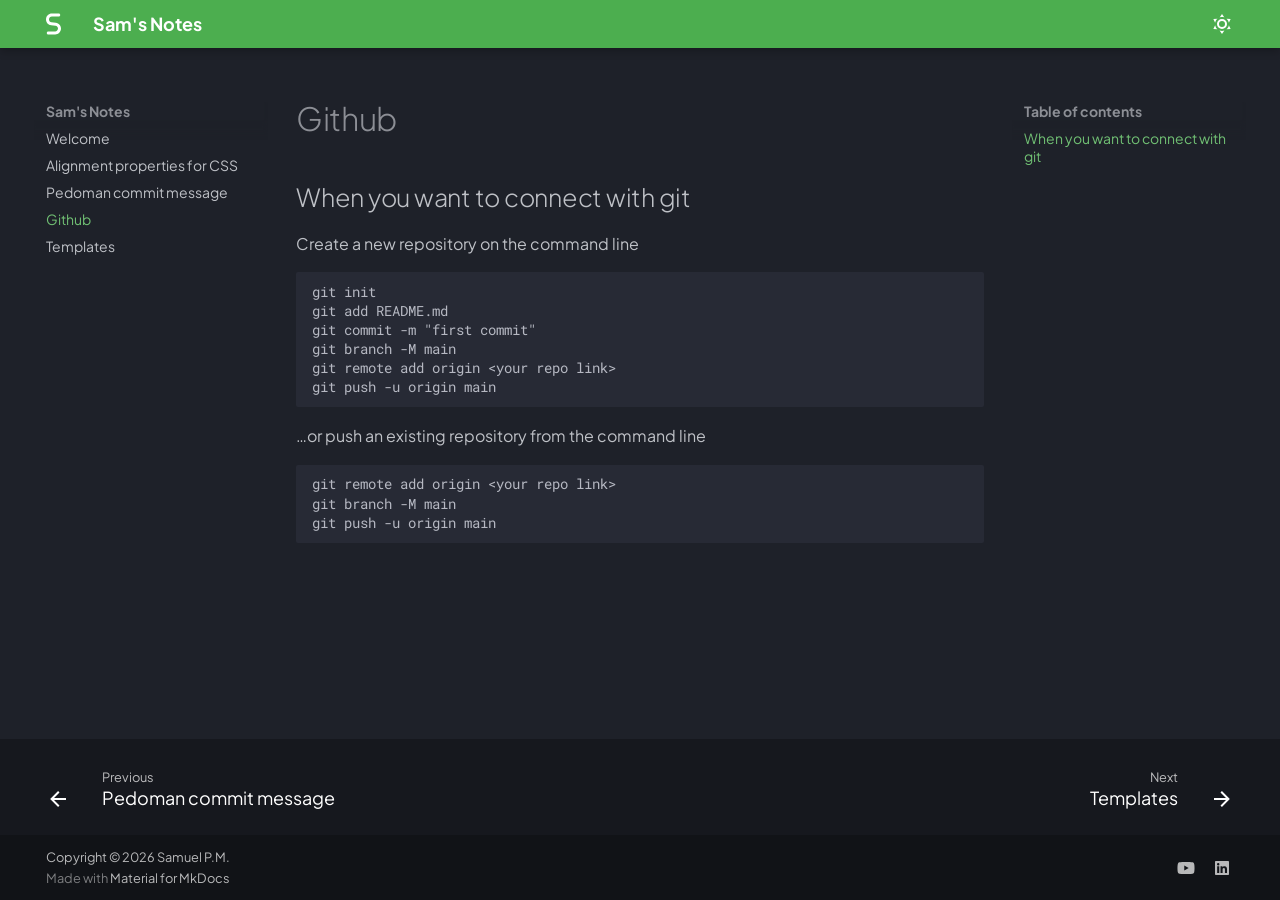
<file: newrepo/index.html>
<!DOCTYPE html><html lang="en" class="no-js"><head>
    
      <meta charset="utf-8">
      <meta name="viewport" content="width=device-width,initial-scale=1">
      
      
      
        <link rel="canonical" href="https://sitename.example/newrepo/">
      
      
        <link rel="prev" href="../commit-m/">
      
      
        <link rel="next" href="../template/">
      
      
        
      
      
      <link rel="icon" href="../assets/logoGrey.png">
      <meta name="generator" content="mkdocs-1.6.1, mkdocs-material-9.7.1">
    
    
      
        <title>Github - Sam's Notes</title>
      
    
    
      <link rel="stylesheet" href="../assets/stylesheets/main.484c7ddc.min.css">
      
        
        <link rel="stylesheet" href="../assets/stylesheets/palette.ab4e12ef.min.css">
      
      


    
    
      
    
    
      
        
        
        <link rel="preconnect" href="https://fonts.gstatic.com" crossorigin>
        <link rel="stylesheet" href="https://fonts.googleapis.com/css?family=Plus+Jakarta+Sans:300,300i,400,400i,700,700i%7CRoboto+Mono:400,400i,700,700i&amp;display=fallback">
        <style>:root{--md-text-font:"Plus Jakarta Sans";--md-code-font:"Roboto Mono"}</style>
      
    
    
      <link rel="stylesheet" href="../stylesheets/extra.css">
    
    <script>__md_scope=new URL("..",location),__md_hash=e=>[...e].reduce(((e,_)=>(e<<5)-e+_.charCodeAt(0)),0),__md_get=(e,_=localStorage,t=__md_scope)=>JSON.parse(_.getItem(t.pathname+"."+e)),__md_set=(e,_,t=localStorage,a=__md_scope)=>{try{t.setItem(a.pathname+"."+e,JSON.stringify(_))}catch(e){}}</script>
    
      

    
    
  <link href="../assets/stylesheets/glightbox.min.css" rel="stylesheet"><script src="../assets/javascripts/glightbox.min.js"></script><style id="glightbox-style">
            html.glightbox-open { overflow: initial; height: 100%; }
            .gslide-title { margin-top: 0px; user-select: text; }
            .gslide-desc { color: #666; user-select: text; }
            .gslide-image img { background: white; }
            .gscrollbar-fixer { padding-right: 15px; }
            .gdesc-inner { font-size: 0.75rem; }
            body[data-md-color-scheme="slate"] .gdesc-inner { background: var(--md-default-bg-color); }
            body[data-md-color-scheme="slate"] .gslide-title { color: var(--md-default-fg-color); }
            body[data-md-color-scheme="slate"] .gslide-desc { color: var(--md-default-fg-color); }
        </style></head>
  
  
    
    
      
    
    
    
    
    <body dir="ltr" data-md-color-scheme="slate" data-md-color-primary="green" data-md-color-accent="deep-purple">
  
    
    <input class="md-toggle" data-md-toggle="drawer" type="checkbox" id="__drawer" autocomplete="off">
    <input class="md-toggle" data-md-toggle="search" type="checkbox" id="__search" autocomplete="off">
    <label class="md-overlay" for="__drawer"></label>
    <div data-md-component="skip">
      
        
        <a href="#github" class="md-skip">
          Skip to content
        </a>
      
    </div>
    <div data-md-component="announce">
      
    </div>
    
    
      

  

<header class="md-header md-header--shadow" data-md-component="header">
  <nav class="md-header__inner md-grid" aria-label="Header">
    <a href=".." title="Sam's Notes" class="md-header__button md-logo" aria-label="Sam's Notes" data-md-component="logo">
      
  
  <svg xmlns="http://www.w3.org/2000/svg" viewBox="0 0 320 512"><!--! Font Awesome Free 7.1.0 by @fontawesome - https://fontawesome.com License - https://fontawesome.com/license/free (Icons: CC BY 4.0, Fonts: SIL OFL 1.1, Code: MIT License) Copyright 2025 Fonticons, Inc.--><path d="M0 157.5C0 88.2 56.2 32 125.5 32H272c17.7 0 32 14.3 32 32s-14.3 32-32 32H125.5c-34 0-61.5 27.5-61.5 61.5 0 31 23.1 57.2 53.9 61l92.2 11.5c62.8 7.9 109.9 61.2 109.9 124.5 0 69.3-56.2 125.5-125.5 125.5H48c-17.7 0-32-14.3-32-32s14.3-32 32-32h146.5c34 0 61.5-27.5 61.5-61.5 0-31-23.1-57.2-53.9-61L109.9 282C47.1 274.1 0 220.8 0 157.5"></path></svg>

    </a>
    <label class="md-header__button md-icon" for="__drawer">
      
      <svg xmlns="http://www.w3.org/2000/svg" viewBox="0 0 24 24"><path d="M3 6h18v2H3zm0 5h18v2H3zm0 5h18v2H3z"></path></svg>
    </label>
    <div class="md-header__title" data-md-component="header-title">
      <div class="md-header__ellipsis">
        <div class="md-header__topic">
          <span class="md-ellipsis">
            Sam's Notes
          </span>
        </div>
        <div class="md-header__topic" data-md-component="header-topic">
          <span class="md-ellipsis">
            
              Github
            
          </span>
        </div>
      </div>
    </div>
    
      
        <form class="md-header__option" data-md-component="palette">
  
    
    
    
    <input class="md-option" data-md-color-media="" data-md-color-scheme="slate" data-md-color-primary="green" data-md-color-accent="deep-purple" aria-label="Dark mode" type="radio" name="__palette" id="__palette_0">
    
      <label class="md-header__button md-icon" title="Dark mode" for="__palette_1" hidden>
        <svg xmlns="http://www.w3.org/2000/svg" viewBox="0 0 24 24"><path d="M12 7a5 5 0 0 1 5 5 5 5 0 0 1-5 5 5 5 0 0 1-5-5 5 5 0 0 1 5-5m0 2a3 3 0 0 0-3 3 3 3 0 0 0 3 3 3 3 0 0 0 3-3 3 3 0 0 0-3-3m0-7 2.39 3.42C13.65 5.15 12.84 5 12 5s-1.65.15-2.39.42zM3.34 7l4.16-.35A7.2 7.2 0 0 0 5.94 8.5c-.44.74-.69 1.5-.83 2.29zm.02 10 1.76-3.77a7.131 7.131 0 0 0 2.38 4.14zM20.65 7l-1.77 3.79a7.02 7.02 0 0 0-2.38-4.15zm-.01 10-4.14.36c.59-.51 1.12-1.14 1.54-1.86.42-.73.69-1.5.83-2.29zM12 22l-2.41-3.44c.74.27 1.55.44 2.41.44.82 0 1.63-.17 2.37-.44z"></path></svg>
      </label>
    
  
    
    
    
    <input class="md-option" data-md-color-media="" data-md-color-scheme="default" data-md-color-primary="blue" data-md-color-accent="deep-orange" aria-label="Light mode" type="radio" name="__palette" id="__palette_1">
    
      <label class="md-header__button md-icon" title="Light mode" for="__palette_0" hidden>
        <svg xmlns="http://www.w3.org/2000/svg" viewBox="0 0 24 24"><path d="m17.75 4.09-2.53 1.94.91 3.06-2.63-1.81-2.63 1.81.91-3.06-2.53-1.94L12.44 4l1.06-3 1.06 3zm3.5 6.91-1.64 1.25.59 1.98-1.7-1.17-1.7 1.17.59-1.98L15.75 11l2.06-.05L18.5 9l.69 1.95zm-2.28 4.95c.83-.08 1.72 1.1 1.19 1.85-.32.45-.66.87-1.08 1.27C15.17 23 8.84 23 4.94 19.07c-3.91-3.9-3.91-10.24 0-14.14.4-.4.82-.76 1.27-1.08.75-.53 1.93.36 1.85 1.19-.27 2.86.69 5.83 2.89 8.02a9.96 9.96 0 0 0 8.02 2.89m-1.64 2.02a12.08 12.08 0 0 1-7.8-3.47c-2.17-2.19-3.33-5-3.49-7.82-2.81 3.14-2.7 7.96.31 10.98 3.02 3.01 7.84 3.12 10.98.31"></path></svg>
      </label>
    
  
</form>
      
    
    
      <script>var palette=__md_get("__palette");if(palette&&palette.color){if("(prefers-color-scheme)"===palette.color.media){var media=matchMedia("(prefers-color-scheme: light)"),input=document.querySelector(media.matches?"[data-md-color-media='(prefers-color-scheme: light)']":"[data-md-color-media='(prefers-color-scheme: dark)']");palette.color.media=input.getAttribute("data-md-color-media"),palette.color.scheme=input.getAttribute("data-md-color-scheme"),palette.color.primary=input.getAttribute("data-md-color-primary"),palette.color.accent=input.getAttribute("data-md-color-accent")}for(var[key,value]of Object.entries(palette.color))document.body.setAttribute("data-md-color-"+key,value)}</script>
    
    
    
    
  </nav>
  
</header>
    
    <div class="md-container" data-md-component="container">
      
      
        
          
        
      
      <main class="md-main" data-md-component="main">
        <div class="md-main__inner md-grid">
          
            
              
              <div class="md-sidebar md-sidebar--primary" data-md-component="sidebar" data-md-type="navigation">
                <div class="md-sidebar__scrollwrap">
                  <div class="md-sidebar__inner">
                    



<nav class="md-nav md-nav--primary" aria-label="Navigation" data-md-level="0">
  <label class="md-nav__title" for="__drawer">
    <a href=".." title="Sam's Notes" class="md-nav__button md-logo" aria-label="Sam's Notes" data-md-component="logo">
      
  
  <svg xmlns="http://www.w3.org/2000/svg" viewBox="0 0 320 512"><!--! Font Awesome Free 7.1.0 by @fontawesome - https://fontawesome.com License - https://fontawesome.com/license/free (Icons: CC BY 4.0, Fonts: SIL OFL 1.1, Code: MIT License) Copyright 2025 Fonticons, Inc.--><path d="M0 157.5C0 88.2 56.2 32 125.5 32H272c17.7 0 32 14.3 32 32s-14.3 32-32 32H125.5c-34 0-61.5 27.5-61.5 61.5 0 31 23.1 57.2 53.9 61l92.2 11.5c62.8 7.9 109.9 61.2 109.9 124.5 0 69.3-56.2 125.5-125.5 125.5H48c-17.7 0-32-14.3-32-32s14.3-32 32-32h146.5c34 0 61.5-27.5 61.5-61.5 0-31-23.1-57.2-53.9-61L109.9 282C47.1 274.1 0 220.8 0 157.5"></path></svg>

    </a>
    Sam's Notes
  </label>
  
  <ul class="md-nav__list" data-md-scrollfix>
    
      
      
  
  
  
  
    <li class="md-nav__item">
      <a href=".." class="md-nav__link">
        
  
  
  <span class="md-ellipsis">
    
  
    Welcome
  

    
  </span>
  
  

      </a>
    </li>
  

    
      
      
  
  
  
  
    <li class="md-nav__item">
      <a href="../alignmentcss/" class="md-nav__link">
        
  
  
  <span class="md-ellipsis">
    
  
    Alignment properties for CSS
  

    
  </span>
  
  

      </a>
    </li>
  

    
      
      
  
  
  
  
    <li class="md-nav__item">
      <a href="../commit-m/" class="md-nav__link">
        
  
  
  <span class="md-ellipsis">
    
  
    Pedoman commit message
  

    
  </span>
  
  

      </a>
    </li>
  

    
      
      
  
  
    
  
  
  
    <li class="md-nav__item md-nav__item--active">
      
      <input class="md-nav__toggle md-toggle" type="checkbox" id="__toc">
      
      
        
      
      
        <label class="md-nav__link md-nav__link--active" for="__toc">
          
  
  
  <span class="md-ellipsis">
    
  
    Github
  

    
  </span>
  
  

          <span class="md-nav__icon md-icon"></span>
        </label>
      
      <a href="./" class="md-nav__link md-nav__link--active">
        
  
  
  <span class="md-ellipsis">
    
  
    Github
  

    
  </span>
  
  

      </a>
      
        

<nav class="md-nav md-nav--secondary" aria-label="Table of contents">
  
  
  
    
  
  
    <label class="md-nav__title" for="__toc">
      <span class="md-nav__icon md-icon"></span>
      Table of contents
    </label>
    <ul class="md-nav__list" data-md-component="toc" data-md-scrollfix>
      
        <li class="md-nav__item">
  <a href="#when-you-want-to-connect-with-git" class="md-nav__link">
    <span class="md-ellipsis">
      
        When you want to connect with git
      
    </span>
  </a>
  
</li>
      
    </ul>
  
</nav>
      
    </li>
  

    
      
      
  
  
  
  
    <li class="md-nav__item">
      <a href="../template/" class="md-nav__link">
        
  
  
  <span class="md-ellipsis">
    
  
    Templates
  

    
  </span>
  
  

      </a>
    </li>
  

    
  </ul>
</nav>
                  </div>
                </div>
              </div>
            
            
              
              <div class="md-sidebar md-sidebar--secondary" data-md-component="sidebar" data-md-type="toc">
                <div class="md-sidebar__scrollwrap">
                  <div class="md-sidebar__inner">
                    

<nav class="md-nav md-nav--secondary" aria-label="Table of contents">
  
  
  
    
  
  
    <label class="md-nav__title" for="__toc">
      <span class="md-nav__icon md-icon"></span>
      Table of contents
    </label>
    <ul class="md-nav__list" data-md-component="toc" data-md-scrollfix>
      
        <li class="md-nav__item">
  <a href="#when-you-want-to-connect-with-git" class="md-nav__link">
    <span class="md-ellipsis">
      
        When you want to connect with git
      
    </span>
  </a>
  
</li>
      
    </ul>
  
</nav>
                  </div>
                </div>
              </div>
            
          
          
            <div class="md-content" data-md-component="content">
              
              <article class="md-content__inner md-typeset">
                
                  



<h1 id="github">Github</h1>
<h2 id="when-you-want-to-connect-with-git">When you want to connect with git</h2>
<p>Create a new repository on the command line</p>
<div class="language-text highlight"><pre><span></span><code><span id="__span-0-1"><a id="__codelineno-0-1" name="__codelineno-0-1" href="#__codelineno-0-1"></a>git init
</span><span id="__span-0-2"><a id="__codelineno-0-2" name="__codelineno-0-2" href="#__codelineno-0-2"></a>git add README.md
</span><span id="__span-0-3"><a id="__codelineno-0-3" name="__codelineno-0-3" href="#__codelineno-0-3"></a>git commit -m "first commit"
</span><span id="__span-0-4"><a id="__codelineno-0-4" name="__codelineno-0-4" href="#__codelineno-0-4"></a>git branch -M main
</span><span id="__span-0-5"><a id="__codelineno-0-5" name="__codelineno-0-5" href="#__codelineno-0-5"></a>git remote add origin &lt;your repo link&gt;
</span><span id="__span-0-6"><a id="__codelineno-0-6" name="__codelineno-0-6" href="#__codelineno-0-6"></a>git push -u origin main
</span></code></pre></div>
<p>…or push an existing repository from the command line
</p><div class="language-text highlight"><pre><span></span><code><span id="__span-1-1"><a id="__codelineno-1-1" name="__codelineno-1-1" href="#__codelineno-1-1"></a>git remote add origin &lt;your repo link&gt;
</span><span id="__span-1-2"><a id="__codelineno-1-2" name="__codelineno-1-2" href="#__codelineno-1-2"></a>git branch -M main
</span><span id="__span-1-3"><a id="__codelineno-1-3" name="__codelineno-1-3" href="#__codelineno-1-3"></a>git push -u origin main
</span></code></pre></div><p></p>












                
              </article>
            </div>
          
          
<script>var target=document.getElementById(location.hash.slice(1));target&&target.name&&(target.checked=target.name.startsWith("__tabbed_"))</script>
        </div>
        
      </main>
      
        <footer class="md-footer">
  
    
      
      <nav class="md-footer__inner md-grid" aria-label="Footer">
        
          
          <a href="../commit-m/" class="md-footer__link md-footer__link--prev" aria-label="Previous: Pedoman commit message">
            <div class="md-footer__button md-icon">
              
              <svg xmlns="http://www.w3.org/2000/svg" viewBox="0 0 24 24"><path d="M20 11v2H8l5.5 5.5-1.42 1.42L4.16 12l7.92-7.92L13.5 5.5 8 11z"></path></svg>
            </div>
            <div class="md-footer__title">
              <span class="md-footer__direction">
                Previous
              </span>
              <div class="md-ellipsis">
                Pedoman commit message
              </div>
            </div>
          </a>
        
        
          
          <a href="../template/" class="md-footer__link md-footer__link--next" aria-label="Next: Templates">
            <div class="md-footer__title">
              <span class="md-footer__direction">
                Next
              </span>
              <div class="md-ellipsis">
                Templates
              </div>
            </div>
            <div class="md-footer__button md-icon">
              
              <svg xmlns="http://www.w3.org/2000/svg" viewBox="0 0 24 24"><path d="M4 11v2h12l-5.5 5.5 1.42 1.42L19.84 12l-7.92-7.92L10.5 5.5 16 11z"></path></svg>
            </div>
          </a>
        
      </nav>
    
  
  <div class="md-footer-meta md-typeset">
    <div class="md-footer-meta__inner md-grid">
      <div class="md-copyright">
  
    <div class="md-copyright__highlight">
      Copyright © 2026 Samuel P.M.
    </div>
  
  
    Made with
    <a href="https://squidfunk.github.io/mkdocs-material/" target="_blank" rel="noopener">
      Material for MkDocs
    </a>
  
</div>
      
        
<div class="md-social">
  
    
    
    
    
      
      
    
    <a href="https://youtube.com/@" target="_blank" rel="noopener" title="youtube.com" class="md-social__link">
      <svg xmlns="http://www.w3.org/2000/svg" viewBox="0 0 576 512"><!--! Font Awesome Free 7.1.0 by @fontawesome - https://fontawesome.com License - https://fontawesome.com/license/free (Icons: CC BY 4.0, Fonts: SIL OFL 1.1, Code: MIT License) Copyright 2025 Fonticons, Inc.--><path d="M549.7 124.1c-6.2-23.7-24.8-42.3-48.3-48.6C458.9 64 288.1 64 288.1 64S117.3 64 74.7 75.5c-23.5 6.3-42 24.9-48.3 48.6C15 167 15 256.4 15 256.4s0 89.4 11.4 132.3c6.3 23.6 24.8 41.5 48.3 47.8C117.3 448 288.1 448 288.1 448s170.8 0 213.4-11.5c23.5-6.3 42-24.2 48.3-47.8 11.4-42.9 11.4-132.3 11.4-132.3s0-89.4-11.4-132.3zM232.2 337.6V175.2l142.7 81.2z"></path></svg>
    </a>
  
    
    
    
    
      
      
    
    <a href="https://linkedin.com/in/" target="_blank" rel="noopener" title="linkedin.com" class="md-social__link">
      <svg xmlns="http://www.w3.org/2000/svg" viewBox="0 0 448 512"><!--! Font Awesome Free 7.1.0 by @fontawesome - https://fontawesome.com License - https://fontawesome.com/license/free (Icons: CC BY 4.0, Fonts: SIL OFL 1.1, Code: MIT License) Copyright 2025 Fonticons, Inc.--><path d="M416 32H31.9C14.3 32 0 46.5 0 64.3v383.4C0 465.5 14.3 480 31.9 480H416c17.6 0 32-14.5 32-32.3V64.3c0-17.8-14.4-32.3-32-32.3M135.4 416H69V202.2h66.5V416zM102.2 96a38.5 38.5 0 1 1 0 77 38.5 38.5 0 1 1 0-77m282.1 320h-66.4V312c0-24.8-.5-56.7-34.5-56.7-34.6 0-39.9 27-39.9 54.9V416h-66.4V202.2h63.7v29.2h.9c8.9-16.8 30.6-34.5 62.9-34.5 67.2 0 79.7 44.3 79.7 101.9z"></path></svg>
    </a>
  
</div>
      
    </div>
  </div>
</footer>
      
    </div>
    <div class="md-dialog" data-md-component="dialog">
      <div class="md-dialog__inner md-typeset"></div>
    </div>
    
    
    
      
      
      <script id="__config" type="application/json">{"annotate": null, "base": "..", "features": ["navigation.footer"], "search": "../assets/javascripts/workers/search.2c215733.min.js", "tags": null, "translations": {"clipboard.copied": "Copied to clipboard", "clipboard.copy": "Copy to clipboard", "search.result.more.one": "1 more on this page", "search.result.more.other": "# more on this page", "search.result.none": "No matching documents", "search.result.one": "1 matching document", "search.result.other": "# matching documents", "search.result.placeholder": "Type to start searching", "search.result.term.missing": "Missing", "select.version": "Select version"}, "version": null}</script>
    
    
      <script src="../assets/javascripts/bundle.79ae519e.min.js"></script>
      
    
  
<script id="init-glightbox">const lightbox = GLightbox({"touchNavigation": true, "loop": false, "zoomable": true, "draggable": true, "openEffect": "zoom", "closeEffect": "zoom", "slideEffect": "slide"});
document$.subscribe(()=>{ lightbox.reload(); });
</script></body></html>
</file>
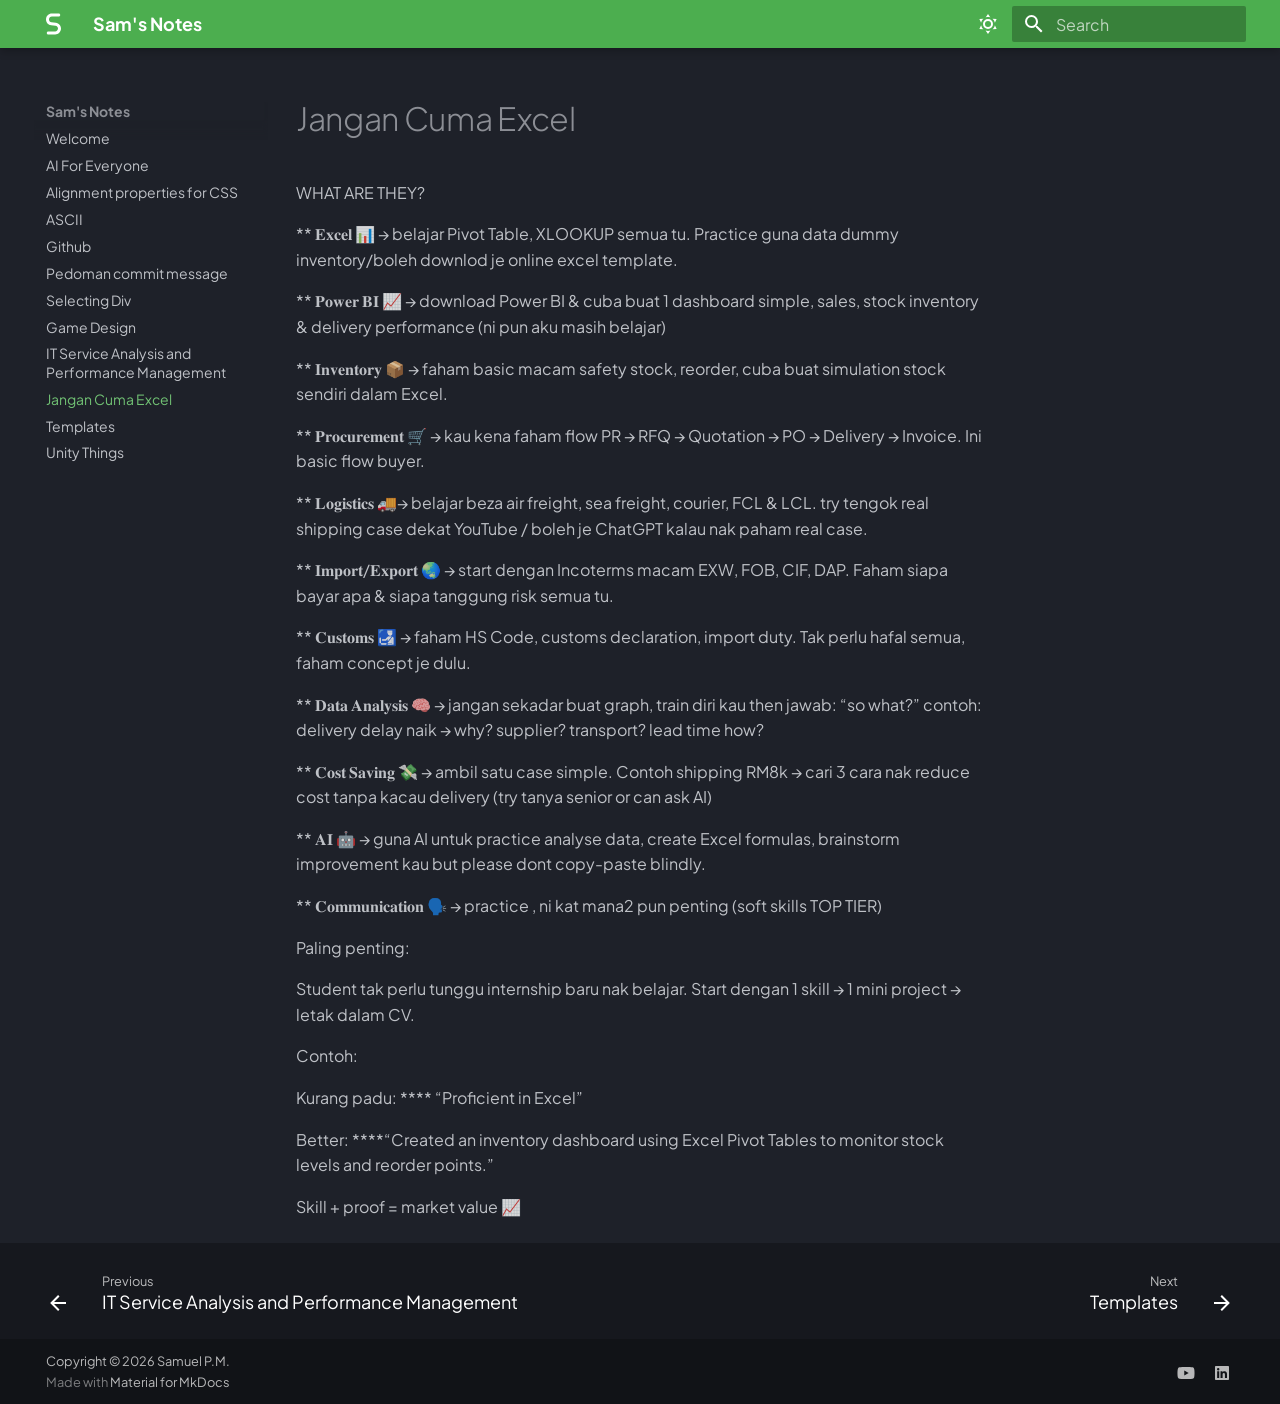
<file: supplychain/index.html>
<!DOCTYPE html><html lang="en" class="no-js"><head>
    
      <meta charset="utf-8">
      <meta name="viewport" content="width=device-width,initial-scale=1">
      
      
      
        <link rel="canonical" href="https://sitename.example/supplychain/">
      
      
        <link rel="prev" href="../itinfra/">
      
      
        <link rel="next" href="../template/">
      
      
        
      
      
      <link rel="icon" href="../assets/logoGrey.png">
      <meta name="generator" content="mkdocs-1.6.1, mkdocs-material-9.7.7">
    
    
      
        <title>Jangan Cuma Excel - Sam's Notes</title>
      
    
    
      <link rel="stylesheet" href="../assets/stylesheets/main.ec1eaa64.min.css">
      
        
        <link rel="stylesheet" href="../assets/stylesheets/palette.ab4e12ef.min.css">
      
      


    
    
      
    
    
      
        
        
        <link rel="preconnect" href="https://fonts.gstatic.com" crossorigin="">
        <link rel="stylesheet" href="https://fonts.googleapis.com/css?family=Plus+Jakarta+Sans:300,300i,400,400i,700,700i%7CRoboto+Mono:400,400i,700,700i&amp;display=fallback">
        <style>:root{--md-text-font:"Plus Jakarta Sans";--md-code-font:"Roboto Mono"}</style>
      
    
    
      <link rel="stylesheet" href="../stylesheets/extra.css">
    
    <script>__md_scope=new URL("..",location),__md_hash=e=>[...e].reduce(((e,_)=>(e<<5)-e+_.charCodeAt(0)),0),__md_get=(e,_=localStorage,t=__md_scope)=>JSON.parse(_.getItem(t.pathname+"."+e)),__md_set=(e,_,t=localStorage,a=__md_scope)=>{try{t.setItem(a.pathname+"."+e,JSON.stringify(_))}catch(e){}}</script>
    
      

    
    
  <link href="../assets/stylesheets/glightbox.min.css" rel="stylesheet"><script src="../assets/javascripts/glightbox.min.js"></script><style id="glightbox-style">
            html.glightbox-open { overflow: initial; height: 100%; }
            .gslide-title { margin-top: 0px; user-select: text; }
            .gslide-desc { color: #666; user-select: text; }
            .gslide-image img { background: white; }
            .gscrollbar-fixer { padding-right: 15px; }
            .gdesc-inner { font-size: 0.75rem; }
            body[data-md-color-scheme="slate"] .gdesc-inner { background: var(--md-default-bg-color); }
            body[data-md-color-scheme="slate"] .gslide-title { color: var(--md-default-fg-color); }
            body[data-md-color-scheme="slate"] .gslide-desc { color: var(--md-default-fg-color); }
        </style></head>
  
  
    
    
      
    
    
    
    
    <body dir="ltr" data-md-color-scheme="slate" data-md-color-primary="green" data-md-color-accent="deep-purple">
  
    
    <input class="md-toggle" data-md-toggle="drawer" type="checkbox" id="__drawer" autocomplete="off">
    <input class="md-toggle" data-md-toggle="search" type="checkbox" id="__search" autocomplete="off">
    <label class="md-overlay" for="__drawer"></label>
    <div data-md-component="skip">
      
        
        <a href="#jangan-cuma-excel" class="md-skip">
          Skip to content
        </a>
      
    </div>
    <div data-md-component="announce">
      
    </div>
    
    
      

  

<header class="md-header md-header--shadow" data-md-component="header">
  <nav class="md-header__inner md-grid" aria-label="Header">
    <a href=".." title="Sam's Notes" class="md-header__button md-logo" aria-label="Sam's Notes" data-md-component="logo">
      
  
  <svg xmlns="http://www.w3.org/2000/svg" viewBox="0 0 320 512"><!--! Font Awesome Free 7.1.0 by @fontawesome - https://fontawesome.com License - https://fontawesome.com/license/free (Icons: CC BY 4.0, Fonts: SIL OFL 1.1, Code: MIT License) Copyright 2025 Fonticons, Inc.--><path d="M0 157.5C0 88.2 56.2 32 125.5 32H272c17.7 0 32 14.3 32 32s-14.3 32-32 32H125.5c-34 0-61.5 27.5-61.5 61.5 0 31 23.1 57.2 53.9 61l92.2 11.5c62.8 7.9 109.9 61.2 109.9 124.5 0 69.3-56.2 125.5-125.5 125.5H48c-17.7 0-32-14.3-32-32s14.3-32 32-32h146.5c34 0 61.5-27.5 61.5-61.5 0-31-23.1-57.2-53.9-61L109.9 282C47.1 274.1 0 220.8 0 157.5"></path></svg>

    </a>
    <label class="md-header__button md-icon" for="__drawer">
      
      <svg xmlns="http://www.w3.org/2000/svg" viewBox="0 0 24 24"><path d="M3 6h18v2H3zm0 5h18v2H3zm0 5h18v2H3z"></path></svg>
    </label>
    <div class="md-header__title" data-md-component="header-title">
      <div class="md-header__ellipsis">
        <div class="md-header__topic">
          <span class="md-ellipsis">
            Sam's Notes
          </span>
        </div>
        <div class="md-header__topic" data-md-component="header-topic">
          <span class="md-ellipsis">
            
              Jangan Cuma Excel
            
          </span>
        </div>
      </div>
    </div>
    
      
        <form class="md-header__option" data-md-component="palette">
  
    
    
    
    <input class="md-option" data-md-color-media="" data-md-color-scheme="slate" data-md-color-primary="green" data-md-color-accent="deep-purple" aria-label="Dark mode" type="radio" name="__palette" id="__palette_0">
    
      <label class="md-header__button md-icon" title="Dark mode" for="__palette_1" hidden="">
        <svg xmlns="http://www.w3.org/2000/svg" viewBox="0 0 24 24"><path d="M12 7a5 5 0 0 1 5 5 5 5 0 0 1-5 5 5 5 0 0 1-5-5 5 5 0 0 1 5-5m0 2a3 3 0 0 0-3 3 3 3 0 0 0 3 3 3 3 0 0 0 3-3 3 3 0 0 0-3-3m0-7 2.39 3.42C13.65 5.15 12.84 5 12 5s-1.65.15-2.39.42zM3.34 7l4.16-.35A7.2 7.2 0 0 0 5.94 8.5c-.44.74-.69 1.5-.83 2.29zm.02 10 1.76-3.77a7.131 7.131 0 0 0 2.38 4.14zM20.65 7l-1.77 3.79a7.02 7.02 0 0 0-2.38-4.15zm-.01 10-4.14.36c.59-.51 1.12-1.14 1.54-1.86.42-.73.69-1.5.83-2.29zM12 22l-2.41-3.44c.74.27 1.55.44 2.41.44.82 0 1.63-.17 2.37-.44z"></path></svg>
      </label>
    
  
    
    
    
    <input class="md-option" data-md-color-media="" data-md-color-scheme="default" data-md-color-primary="blue" data-md-color-accent="deep-orange" aria-label="Light mode" type="radio" name="__palette" id="__palette_1">
    
      <label class="md-header__button md-icon" title="Light mode" for="__palette_0" hidden="">
        <svg xmlns="http://www.w3.org/2000/svg" viewBox="0 0 24 24"><path d="m17.75 4.09-2.53 1.94.91 3.06-2.63-1.81-2.63 1.81.91-3.06-2.53-1.94L12.44 4l1.06-3 1.06 3zm3.5 6.91-1.64 1.25.59 1.98-1.7-1.17-1.7 1.17.59-1.98L15.75 11l2.06-.05L18.5 9l.69 1.95zm-2.28 4.95c.83-.08 1.72 1.1 1.19 1.85-.32.45-.66.87-1.08 1.27C15.17 23 8.84 23 4.94 19.07c-3.91-3.9-3.91-10.24 0-14.14.4-.4.82-.76 1.27-1.08.75-.53 1.93.36 1.85 1.19-.27 2.86.69 5.83 2.89 8.02a9.96 9.96 0 0 0 8.02 2.89m-1.64 2.02a12.08 12.08 0 0 1-7.8-3.47c-2.17-2.19-3.33-5-3.49-7.82-2.81 3.14-2.7 7.96.31 10.98 3.02 3.01 7.84 3.12 10.98.31"></path></svg>
      </label>
    
  
</form>
      
    
    
      <script>var palette=__md_get("__palette");if(palette&&palette.color){if("(prefers-color-scheme)"===palette.color.media){var media=matchMedia("(prefers-color-scheme: light)"),input=document.querySelector(media.matches?"[data-md-color-media='(prefers-color-scheme: light)']":"[data-md-color-media='(prefers-color-scheme: dark)']");palette.color.media=input.getAttribute("data-md-color-media"),palette.color.scheme=input.getAttribute("data-md-color-scheme"),palette.color.primary=input.getAttribute("data-md-color-primary"),palette.color.accent=input.getAttribute("data-md-color-accent")}for(var[key,value]of Object.entries(palette.color))document.body.setAttribute("data-md-color-"+key,value)}</script>
    
    
    
      
      
        <label class="md-header__button md-icon" for="__search">
          
          <svg xmlns="http://www.w3.org/2000/svg" viewBox="0 0 24 24"><path d="M9.5 3A6.5 6.5 0 0 1 16 9.5c0 1.61-.59 3.09-1.56 4.23l.27.27h.79l5 5-1.5 1.5-5-5v-.79l-.27-.27A6.52 6.52 0 0 1 9.5 16 6.5 6.5 0 0 1 3 9.5 6.5 6.5 0 0 1 9.5 3m0 2C7 5 5 7 5 9.5S7 14 9.5 14 14 12 14 9.5 12 5 9.5 5"></path></svg>
        </label>
        <div class="md-search" data-md-component="search" role="dialog">
  <label class="md-search__overlay" for="__search"></label>
  <div class="md-search__inner" role="search">
    <form class="md-search__form" name="search">
      <input type="text" class="md-search__input" name="query" aria-label="Search" placeholder="Search" autocapitalize="off" autocorrect="off" autocomplete="off" spellcheck="false" data-md-component="search-query" required="">
      <label class="md-search__icon md-icon" for="__search">
        
        <svg xmlns="http://www.w3.org/2000/svg" viewBox="0 0 24 24"><path d="M9.5 3A6.5 6.5 0 0 1 16 9.5c0 1.61-.59 3.09-1.56 4.23l.27.27h.79l5 5-1.5 1.5-5-5v-.79l-.27-.27A6.52 6.52 0 0 1 9.5 16 6.5 6.5 0 0 1 3 9.5 6.5 6.5 0 0 1 9.5 3m0 2C7 5 5 7 5 9.5S7 14 9.5 14 14 12 14 9.5 12 5 9.5 5"></path></svg>
        
        <svg xmlns="http://www.w3.org/2000/svg" viewBox="0 0 24 24"><path d="M20 11v2H8l5.5 5.5-1.42 1.42L4.16 12l7.92-7.92L13.5 5.5 8 11z"></path></svg>
      </label>
      <nav class="md-search__options" aria-label="Search">
        
        <button type="reset" class="md-search__icon md-icon" title="Clear" aria-label="Clear" tabindex="-1">
          
          <svg xmlns="http://www.w3.org/2000/svg" viewBox="0 0 24 24"><path d="M19 6.41 17.59 5 12 10.59 6.41 5 5 6.41 10.59 12 5 17.59 6.41 19 12 13.41 17.59 19 19 17.59 13.41 12z"></path></svg>
        </button>
      </nav>
      
    </form>
    <div class="md-search__output">
      <div class="md-search__scrollwrap" tabindex="0" data-md-scrollfix="">
        <div class="md-search-result" data-md-component="search-result">
          <div class="md-search-result__meta">
            Initializing search
          </div>
          <ol class="md-search-result__list" role="presentation"></ol>
        </div>
      </div>
    </div>
  </div>
</div>
      
    
    
  </nav>
  
</header>
    
    <div class="md-container" data-md-component="container">
      
      
        
          
        
      
      <main class="md-main" data-md-component="main">
        <div class="md-main__inner md-grid">
          
            
              
              <div class="md-sidebar md-sidebar--primary" data-md-component="sidebar" data-md-type="navigation">
                <div class="md-sidebar__scrollwrap">
                  <div class="md-sidebar__inner">
                    



<nav class="md-nav md-nav--primary" aria-label="Navigation" data-md-level="0">
  <label class="md-nav__title" for="__drawer">
    <a href=".." title="Sam's Notes" class="md-nav__button md-logo" aria-label="Sam's Notes" data-md-component="logo">
      
  
  <svg xmlns="http://www.w3.org/2000/svg" viewBox="0 0 320 512"><!--! Font Awesome Free 7.1.0 by @fontawesome - https://fontawesome.com License - https://fontawesome.com/license/free (Icons: CC BY 4.0, Fonts: SIL OFL 1.1, Code: MIT License) Copyright 2025 Fonticons, Inc.--><path d="M0 157.5C0 88.2 56.2 32 125.5 32H272c17.7 0 32 14.3 32 32s-14.3 32-32 32H125.5c-34 0-61.5 27.5-61.5 61.5 0 31 23.1 57.2 53.9 61l92.2 11.5c62.8 7.9 109.9 61.2 109.9 124.5 0 69.3-56.2 125.5-125.5 125.5H48c-17.7 0-32-14.3-32-32s14.3-32 32-32h146.5c34 0 61.5-27.5 61.5-61.5 0-31-23.1-57.2-53.9-61L109.9 282C47.1 274.1 0 220.8 0 157.5"></path></svg>

    </a>
    Sam's Notes
  </label>
  
  <ul class="md-nav__list" data-md-scrollfix="">
    
      
      
  
  
  
  
    <li class="md-nav__item">
      <a href=".." class="md-nav__link">
        
  
  
  <span class="md-ellipsis">
    
  
    Welcome
  

    
  </span>
  
  

      </a>
    </li>
  

    
      
      
  
  
  
  
    <li class="md-nav__item">
      <a href="../ai/" class="md-nav__link">
        
  
  
  <span class="md-ellipsis">
    
  
    AI For Everyone
  

    
  </span>
  
  

      </a>
    </li>
  

    
      
      
  
  
  
  
    <li class="md-nav__item">
      <a href="../alignmentcss/" class="md-nav__link">
        
  
  
  <span class="md-ellipsis">
    
  
    Alignment properties for CSS
  

    
  </span>
  
  

      </a>
    </li>
  

    
      
      
  
  
  
  
    <li class="md-nav__item">
      <a href="../ascii/" class="md-nav__link">
        
  
  
  <span class="md-ellipsis">
    
  
    ASCII
  

    
  </span>
  
  

      </a>
    </li>
  

    
      
      
  
  
  
  
    <li class="md-nav__item">
      <a href="../bnewrepo/" class="md-nav__link">
        
  
  
  <span class="md-ellipsis">
    
  
    Github
  

    
  </span>
  
  

      </a>
    </li>
  

    
      
      
  
  
  
  
    <li class="md-nav__item">
      <a href="../commit-m/" class="md-nav__link">
        
  
  
  <span class="md-ellipsis">
    
  
    Pedoman commit message
  

    
  </span>
  
  

      </a>
    </li>
  

    
      
      
  
  
  
  
    <li class="md-nav__item">
      <a href="../divselect/" class="md-nav__link">
        
  
  
  <span class="md-ellipsis">
    
  
    Selecting Div
  

    
  </span>
  
  

      </a>
    </li>
  

    
      
      
  
  
  
  
    <li class="md-nav__item">
      <a href="../gamedesign/" class="md-nav__link">
        
  
  
  <span class="md-ellipsis">
    
  
    Game Design
  

    
  </span>
  
  

      </a>
    </li>
  

    
      
      
  
  
  
  
    <li class="md-nav__item">
      <a href="../itinfra/" class="md-nav__link">
        
  
  
  <span class="md-ellipsis">
    
  
    IT Service Analysis and Performance Management
  

    
  </span>
  
  

      </a>
    </li>
  

    
      
      
  
  
    
  
  
  
    <li class="md-nav__item md-nav__item--active">
      
      <input class="md-nav__toggle md-toggle" type="checkbox" id="__toc">
      
      
        
      
      
      <a href="./" class="md-nav__link md-nav__link--active">
        
  
  
  <span class="md-ellipsis">
    
  
    Jangan Cuma Excel
  

    
  </span>
  
  

      </a>
      
    </li>
  

    
      
      
  
  
  
  
    <li class="md-nav__item">
      <a href="../template/" class="md-nav__link">
        
  
  
  <span class="md-ellipsis">
    
  
    Templates
  

    
  </span>
  
  

      </a>
    </li>
  

    
      
      
  
  
  
  
    <li class="md-nav__item">
      <a href="../unitything/" class="md-nav__link">
        
  
  
  <span class="md-ellipsis">
    
  
    Unity Things
  

    
  </span>
  
  

      </a>
    </li>
  

    
  </ul>
</nav>
                  </div>
                </div>
              </div>
            
            
              
              <div class="md-sidebar md-sidebar--secondary" data-md-component="sidebar" data-md-type="toc">
                <div class="md-sidebar__scrollwrap">
                  <div class="md-sidebar__inner">
                    

<nav class="md-nav md-nav--secondary" aria-label="Table of contents">
  
  
  
    
  
  
</nav>
                  </div>
                </div>
              </div>
            
          
          
            <div class="md-content" data-md-component="content">
              
              <article class="md-content__inner md-typeset">
                
                  



<h1 id="jangan-cuma-excel">Jangan Cuma Excel</h1>
<p>WHAT ARE THEY?</p>
<p>** 𝐄𝐱𝐜𝐞𝐥 📊 → belajar Pivot Table, XLOOKUP semua tu. Practice guna data dummy inventory/boleh downlod je online excel template.</p>
<p>** 𝐏𝐨𝐰𝐞𝐫 𝐁𝐈 📈 → download Power BI &amp; cuba buat 1 dashboard simple, sales, stock inventory &amp; delivery performance (ni pun aku masih belajar)</p>
<p>** 𝐈𝐧𝐯𝐞𝐧𝐭𝐨𝐫𝐲 📦 → faham basic macam safety stock, reorder, cuba buat simulation stock sendiri dalam Excel.</p>
<p>** 𝐏𝐫𝐨𝐜𝐮𝐫𝐞𝐦𝐞𝐧𝐭 🛒 → kau kena faham flow PR → RFQ → Quotation → PO → Delivery → Invoice. Ini basic flow buyer.</p>
<p>** 𝐋𝐨𝐠𝐢𝐬𝐭𝐢𝐜𝐬 🚚→ belajar beza air freight, sea freight, courier, FCL &amp; LCL. try tengok real shipping case dekat YouTube / boleh je ChatGPT kalau nak paham real case.</p>
<p>** 𝐈𝐦𝐩𝐨𝐫𝐭/𝐄𝐱𝐩𝐨𝐫𝐭 🌏 → start dengan Incoterms macam EXW, FOB, CIF, DAP. Faham siapa bayar apa &amp; siapa tanggung risk semua tu.</p>
<p>** 𝐂𝐮𝐬𝐭𝐨𝐦𝐬 🛃 → faham HS Code, customs declaration, import duty. Tak perlu hafal semua, faham concept je dulu.</p>
<p>** 𝐃𝐚𝐭𝐚 𝐀𝐧𝐚𝐥𝐲𝐬𝐢𝐬 🧠 → jangan sekadar buat graph, train diri kau then jawab: “so what?” contoh: delivery delay naik → why? supplier? transport? lead time how?</p>
<p>** 𝐂𝐨𝐬𝐭 𝐒𝐚𝐯𝐢𝐧𝐠 💸 → ambil satu case simple. Contoh shipping RM8k → cari 3 cara nak reduce cost tanpa kacau delivery (try tanya senior or can ask AI)</p>
<p>** 𝐀𝐈 🤖 → guna AI untuk practice analyse data, create Excel formulas, brainstorm improvement kau but please dont copy-paste blindly.</p>
<p>** 𝐂𝐨𝐦𝐦𝐮𝐧𝐢𝐜𝐚𝐭𝐢𝐨𝐧 🗣️ → practice , ni kat mana2 pun penting (soft skills TOP TIER)</p>
<p>Paling penting:</p>
<p>Student tak perlu tunggu internship baru nak belajar.
Start dengan 1 skill → 1 mini project → letak dalam CV.</p>
<p>Contoh:</p>
<p>Kurang padu:
**** “Proficient in Excel”</p>
<p>Better:
****“Created an inventory dashboard using Excel Pivot Tables to monitor stock levels and reorder points.”</p>
<p>Skill + proof = market value 📈</p>












                
              </article>
            </div>
          
          
<script>var target=document.getElementById(location.hash.slice(1));target&&target.name&&(target.checked=target.name.startsWith("__tabbed_"))</script>
        </div>
        
      </main>
      
        <footer class="md-footer">
  
    
      
      <nav class="md-footer__inner md-grid" aria-label="Footer">
        
          
          <a href="../itinfra/" class="md-footer__link md-footer__link--prev" aria-label="Previous: IT Service Analysis and Performance Management">
            <div class="md-footer__button md-icon">
              
              <svg xmlns="http://www.w3.org/2000/svg" viewBox="0 0 24 24"><path d="M20 11v2H8l5.5 5.5-1.42 1.42L4.16 12l7.92-7.92L13.5 5.5 8 11z"></path></svg>
            </div>
            <div class="md-footer__title">
              <span class="md-footer__direction">
                Previous
              </span>
              <div class="md-ellipsis">
                IT Service Analysis and Performance Management
              </div>
            </div>
          </a>
        
        
          
          <a href="../template/" class="md-footer__link md-footer__link--next" aria-label="Next: Templates">
            <div class="md-footer__title">
              <span class="md-footer__direction">
                Next
              </span>
              <div class="md-ellipsis">
                Templates
              </div>
            </div>
            <div class="md-footer__button md-icon">
              
              <svg xmlns="http://www.w3.org/2000/svg" viewBox="0 0 24 24"><path d="M4 11v2h12l-5.5 5.5 1.42 1.42L19.84 12l-7.92-7.92L10.5 5.5 16 11z"></path></svg>
            </div>
          </a>
        
      </nav>
    
  
  <div class="md-footer-meta md-typeset">
    <div class="md-footer-meta__inner md-grid">
      <div class="md-copyright">
  
    <div class="md-copyright__highlight">
      Copyright © 2026 Samuel P.M.
    </div>
  
  
    Made with
    <a href="https://squidfunk.github.io/mkdocs-material/" target="_blank" rel="noopener">
      Material for MkDocs
    </a>
  
</div>
      
        
<div class="md-social">
  
    
    
    
    
      
      
    
    <a href="https://youtube.com/@" target="_blank" rel="noopener" title="youtube.com" class="md-social__link">
      <svg xmlns="http://www.w3.org/2000/svg" viewBox="0 0 576 512"><!--! Font Awesome Free 7.1.0 by @fontawesome - https://fontawesome.com License - https://fontawesome.com/license/free (Icons: CC BY 4.0, Fonts: SIL OFL 1.1, Code: MIT License) Copyright 2025 Fonticons, Inc.--><path d="M549.7 124.1c-6.2-23.7-24.8-42.3-48.3-48.6C458.9 64 288.1 64 288.1 64S117.3 64 74.7 75.5c-23.5 6.3-42 24.9-48.3 48.6C15 167 15 256.4 15 256.4s0 89.4 11.4 132.3c6.3 23.6 24.8 41.5 48.3 47.8C117.3 448 288.1 448 288.1 448s170.8 0 213.4-11.5c23.5-6.3 42-24.2 48.3-47.8 11.4-42.9 11.4-132.3 11.4-132.3s0-89.4-11.4-132.3zM232.2 337.6V175.2l142.7 81.2z"></path></svg>
    </a>
  
    
    
    
    
      
      
    
    <a href="https://linkedin.com/in/" target="_blank" rel="noopener" title="linkedin.com" class="md-social__link">
      <svg xmlns="http://www.w3.org/2000/svg" viewBox="0 0 448 512"><!--! Font Awesome Free 7.1.0 by @fontawesome - https://fontawesome.com License - https://fontawesome.com/license/free (Icons: CC BY 4.0, Fonts: SIL OFL 1.1, Code: MIT License) Copyright 2025 Fonticons, Inc.--><path d="M416 32H31.9C14.3 32 0 46.5 0 64.3v383.4C0 465.5 14.3 480 31.9 480H416c17.6 0 32-14.5 32-32.3V64.3c0-17.8-14.4-32.3-32-32.3M135.4 416H69V202.2h66.5V416zM102.2 96a38.5 38.5 0 1 1 0 77 38.5 38.5 0 1 1 0-77m282.1 320h-66.4V312c0-24.8-.5-56.7-34.5-56.7-34.6 0-39.9 27-39.9 54.9V416h-66.4V202.2h63.7v29.2h.9c8.9-16.8 30.6-34.5 62.9-34.5 67.2 0 79.7 44.3 79.7 101.9z"></path></svg>
    </a>
  
</div>
      
    </div>
  </div>
</footer>
      
    </div>
    <div class="md-dialog" data-md-component="dialog">
      <div class="md-dialog__inner md-typeset"></div>
    </div>
    
    
    
      
      
      <script id="__config" type="application/json">{"annotate": null, "base": "..", "features": ["navigation.footer"], "search": "../assets/javascripts/workers/search.2c215733.min.js", "tags": null, "translations": {"clipboard.copied": "Copied to clipboard", "clipboard.copy": "Copy to clipboard", "search.result.more.one": "1 more on this page", "search.result.more.other": "# more on this page", "search.result.none": "No matching documents", "search.result.one": "1 matching document", "search.result.other": "# matching documents", "search.result.placeholder": "Type to start searching", "search.result.term.missing": "Missing", "select.version": "Select version"}, "version": null}</script>
    
    
      <script src="../assets/javascripts/bundle.d7400e89.min.js"></script>
      
    
  
<script id="init-glightbox">const lightbox = GLightbox({"touchNavigation": true, "loop": false, "zoomable": true, "draggable": true, "openEffect": "zoom", "closeEffect": "zoom", "slideEffect": "slide"});
document$.subscribe(()=>{ lightbox.reload(); });
</script></body></html>
</file>
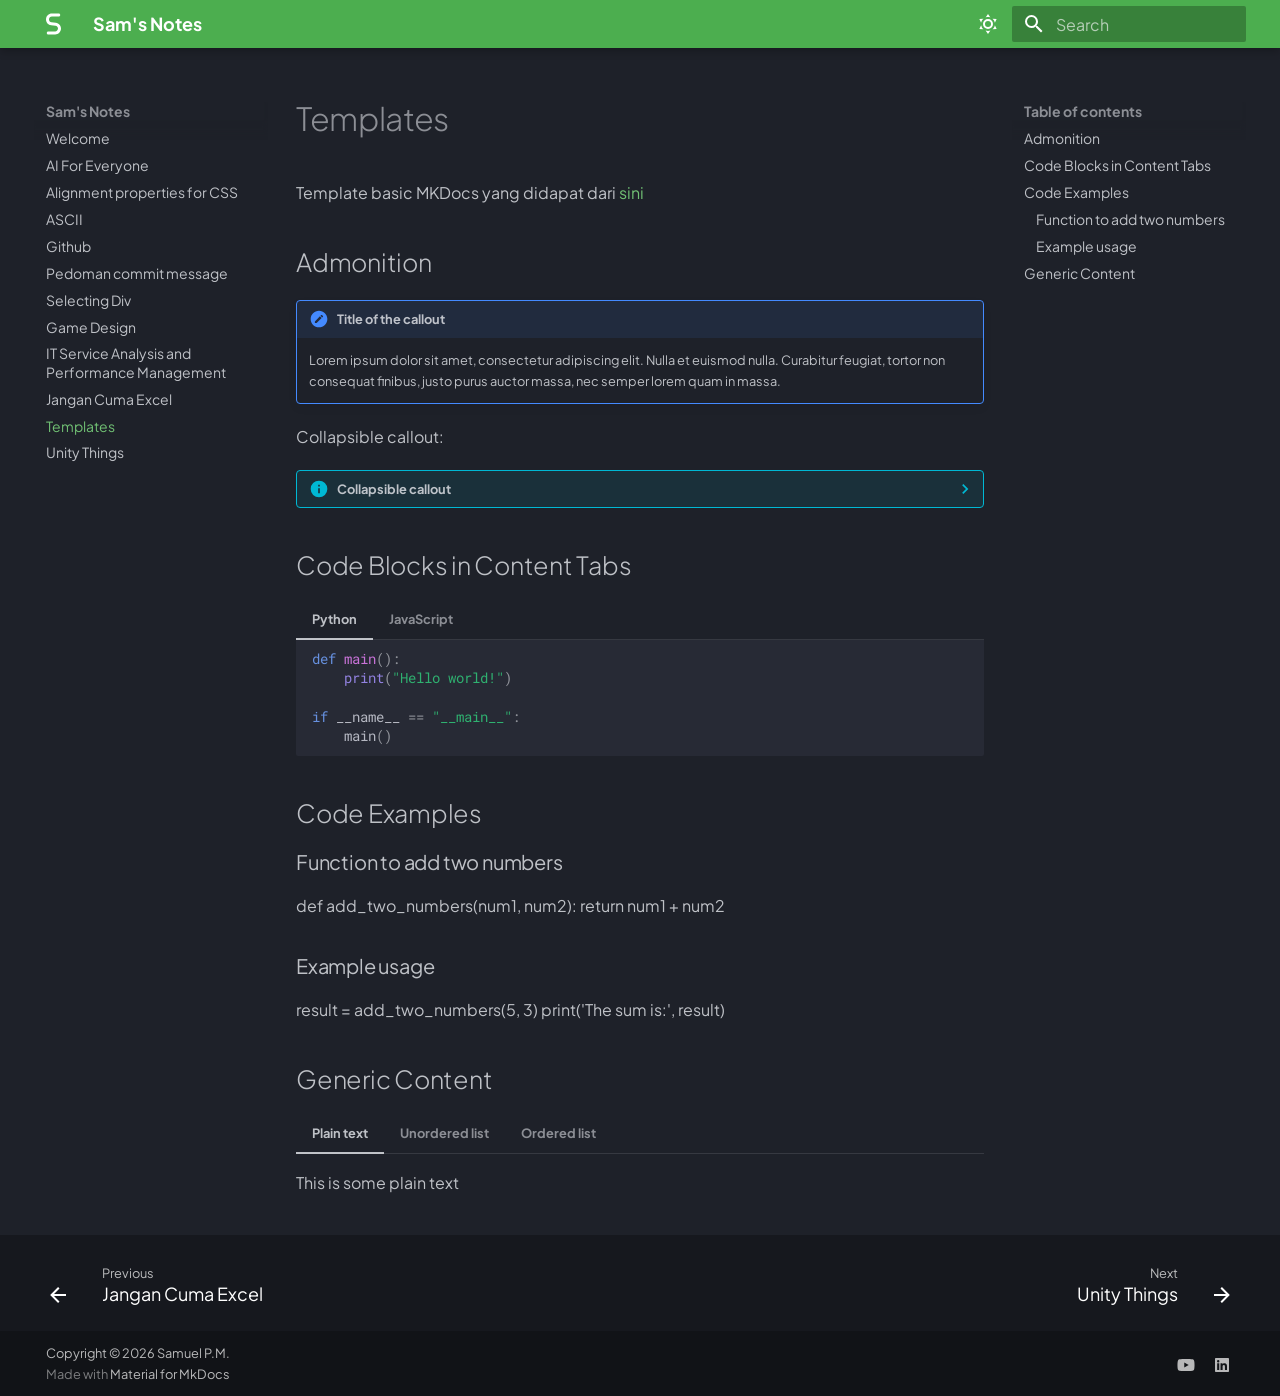
<file: template/index.html>
<!DOCTYPE html><html lang="en" class="no-js"><head>
    
      <meta charset="utf-8">
      <meta name="viewport" content="width=device-width,initial-scale=1">
      
      
      
        <link rel="canonical" href="https://sitename.example/template/">
      
      
        <link rel="prev" href="../supplychain/">
      
      
        <link rel="next" href="../unitything/">
      
      
        
      
      
      <link rel="icon" href="../assets/logoGrey.png">
      <meta name="generator" content="mkdocs-1.6.1, mkdocs-material-9.7.7">
    
    
      
        <title>Templates - Sam's Notes</title>
      
    
    
      <link rel="stylesheet" href="../assets/stylesheets/main.ec1eaa64.min.css">
      
        
        <link rel="stylesheet" href="../assets/stylesheets/palette.ab4e12ef.min.css">
      
      


    
    
      
    
    
      
        
        
        <link rel="preconnect" href="https://fonts.gstatic.com" crossorigin="">
        <link rel="stylesheet" href="https://fonts.googleapis.com/css?family=Plus+Jakarta+Sans:300,300i,400,400i,700,700i%7CRoboto+Mono:400,400i,700,700i&amp;display=fallback">
        <style>:root{--md-text-font:"Plus Jakarta Sans";--md-code-font:"Roboto Mono"}</style>
      
    
    
      <link rel="stylesheet" href="../stylesheets/extra.css">
    
    <script>__md_scope=new URL("..",location),__md_hash=e=>[...e].reduce(((e,_)=>(e<<5)-e+_.charCodeAt(0)),0),__md_get=(e,_=localStorage,t=__md_scope)=>JSON.parse(_.getItem(t.pathname+"."+e)),__md_set=(e,_,t=localStorage,a=__md_scope)=>{try{t.setItem(a.pathname+"."+e,JSON.stringify(_))}catch(e){}}</script>
    
      

    
    
  <link href="../assets/stylesheets/glightbox.min.css" rel="stylesheet"><script src="../assets/javascripts/glightbox.min.js"></script><style id="glightbox-style">
            html.glightbox-open { overflow: initial; height: 100%; }
            .gslide-title { margin-top: 0px; user-select: text; }
            .gslide-desc { color: #666; user-select: text; }
            .gslide-image img { background: white; }
            .gscrollbar-fixer { padding-right: 15px; }
            .gdesc-inner { font-size: 0.75rem; }
            body[data-md-color-scheme="slate"] .gdesc-inner { background: var(--md-default-bg-color); }
            body[data-md-color-scheme="slate"] .gslide-title { color: var(--md-default-fg-color); }
            body[data-md-color-scheme="slate"] .gslide-desc { color: var(--md-default-fg-color); }
        </style></head>
  
  
    
    
      
    
    
    
    
    <body dir="ltr" data-md-color-scheme="slate" data-md-color-primary="green" data-md-color-accent="deep-purple">
  
    
    <input class="md-toggle" data-md-toggle="drawer" type="checkbox" id="__drawer" autocomplete="off">
    <input class="md-toggle" data-md-toggle="search" type="checkbox" id="__search" autocomplete="off">
    <label class="md-overlay" for="__drawer"></label>
    <div data-md-component="skip">
      
        
        <a href="#templates" class="md-skip">
          Skip to content
        </a>
      
    </div>
    <div data-md-component="announce">
      
    </div>
    
    
      

  

<header class="md-header md-header--shadow" data-md-component="header">
  <nav class="md-header__inner md-grid" aria-label="Header">
    <a href=".." title="Sam's Notes" class="md-header__button md-logo" aria-label="Sam's Notes" data-md-component="logo">
      
  
  <svg xmlns="http://www.w3.org/2000/svg" viewBox="0 0 320 512"><!--! Font Awesome Free 7.1.0 by @fontawesome - https://fontawesome.com License - https://fontawesome.com/license/free (Icons: CC BY 4.0, Fonts: SIL OFL 1.1, Code: MIT License) Copyright 2025 Fonticons, Inc.--><path d="M0 157.5C0 88.2 56.2 32 125.5 32H272c17.7 0 32 14.3 32 32s-14.3 32-32 32H125.5c-34 0-61.5 27.5-61.5 61.5 0 31 23.1 57.2 53.9 61l92.2 11.5c62.8 7.9 109.9 61.2 109.9 124.5 0 69.3-56.2 125.5-125.5 125.5H48c-17.7 0-32-14.3-32-32s14.3-32 32-32h146.5c34 0 61.5-27.5 61.5-61.5 0-31-23.1-57.2-53.9-61L109.9 282C47.1 274.1 0 220.8 0 157.5"></path></svg>

    </a>
    <label class="md-header__button md-icon" for="__drawer">
      
      <svg xmlns="http://www.w3.org/2000/svg" viewBox="0 0 24 24"><path d="M3 6h18v2H3zm0 5h18v2H3zm0 5h18v2H3z"></path></svg>
    </label>
    <div class="md-header__title" data-md-component="header-title">
      <div class="md-header__ellipsis">
        <div class="md-header__topic">
          <span class="md-ellipsis">
            Sam's Notes
          </span>
        </div>
        <div class="md-header__topic" data-md-component="header-topic">
          <span class="md-ellipsis">
            
              Templates
            
          </span>
        </div>
      </div>
    </div>
    
      
        <form class="md-header__option" data-md-component="palette">
  
    
    
    
    <input class="md-option" data-md-color-media="" data-md-color-scheme="slate" data-md-color-primary="green" data-md-color-accent="deep-purple" aria-label="Dark mode" type="radio" name="__palette" id="__palette_0">
    
      <label class="md-header__button md-icon" title="Dark mode" for="__palette_1" hidden="">
        <svg xmlns="http://www.w3.org/2000/svg" viewBox="0 0 24 24"><path d="M12 7a5 5 0 0 1 5 5 5 5 0 0 1-5 5 5 5 0 0 1-5-5 5 5 0 0 1 5-5m0 2a3 3 0 0 0-3 3 3 3 0 0 0 3 3 3 3 0 0 0 3-3 3 3 0 0 0-3-3m0-7 2.39 3.42C13.65 5.15 12.84 5 12 5s-1.65.15-2.39.42zM3.34 7l4.16-.35A7.2 7.2 0 0 0 5.94 8.5c-.44.74-.69 1.5-.83 2.29zm.02 10 1.76-3.77a7.131 7.131 0 0 0 2.38 4.14zM20.65 7l-1.77 3.79a7.02 7.02 0 0 0-2.38-4.15zm-.01 10-4.14.36c.59-.51 1.12-1.14 1.54-1.86.42-.73.69-1.5.83-2.29zM12 22l-2.41-3.44c.74.27 1.55.44 2.41.44.82 0 1.63-.17 2.37-.44z"></path></svg>
      </label>
    
  
    
    
    
    <input class="md-option" data-md-color-media="" data-md-color-scheme="default" data-md-color-primary="blue" data-md-color-accent="deep-orange" aria-label="Light mode" type="radio" name="__palette" id="__palette_1">
    
      <label class="md-header__button md-icon" title="Light mode" for="__palette_0" hidden="">
        <svg xmlns="http://www.w3.org/2000/svg" viewBox="0 0 24 24"><path d="m17.75 4.09-2.53 1.94.91 3.06-2.63-1.81-2.63 1.81.91-3.06-2.53-1.94L12.44 4l1.06-3 1.06 3zm3.5 6.91-1.64 1.25.59 1.98-1.7-1.17-1.7 1.17.59-1.98L15.75 11l2.06-.05L18.5 9l.69 1.95zm-2.28 4.95c.83-.08 1.72 1.1 1.19 1.85-.32.45-.66.87-1.08 1.27C15.17 23 8.84 23 4.94 19.07c-3.91-3.9-3.91-10.24 0-14.14.4-.4.82-.76 1.27-1.08.75-.53 1.93.36 1.85 1.19-.27 2.86.69 5.83 2.89 8.02a9.96 9.96 0 0 0 8.02 2.89m-1.64 2.02a12.08 12.08 0 0 1-7.8-3.47c-2.17-2.19-3.33-5-3.49-7.82-2.81 3.14-2.7 7.96.31 10.98 3.02 3.01 7.84 3.12 10.98.31"></path></svg>
      </label>
    
  
</form>
      
    
    
      <script>var palette=__md_get("__palette");if(palette&&palette.color){if("(prefers-color-scheme)"===palette.color.media){var media=matchMedia("(prefers-color-scheme: light)"),input=document.querySelector(media.matches?"[data-md-color-media='(prefers-color-scheme: light)']":"[data-md-color-media='(prefers-color-scheme: dark)']");palette.color.media=input.getAttribute("data-md-color-media"),palette.color.scheme=input.getAttribute("data-md-color-scheme"),palette.color.primary=input.getAttribute("data-md-color-primary"),palette.color.accent=input.getAttribute("data-md-color-accent")}for(var[key,value]of Object.entries(palette.color))document.body.setAttribute("data-md-color-"+key,value)}</script>
    
    
    
      
      
        <label class="md-header__button md-icon" for="__search">
          
          <svg xmlns="http://www.w3.org/2000/svg" viewBox="0 0 24 24"><path d="M9.5 3A6.5 6.5 0 0 1 16 9.5c0 1.61-.59 3.09-1.56 4.23l.27.27h.79l5 5-1.5 1.5-5-5v-.79l-.27-.27A6.52 6.52 0 0 1 9.5 16 6.5 6.5 0 0 1 3 9.5 6.5 6.5 0 0 1 9.5 3m0 2C7 5 5 7 5 9.5S7 14 9.5 14 14 12 14 9.5 12 5 9.5 5"></path></svg>
        </label>
        <div class="md-search" data-md-component="search" role="dialog">
  <label class="md-search__overlay" for="__search"></label>
  <div class="md-search__inner" role="search">
    <form class="md-search__form" name="search">
      <input type="text" class="md-search__input" name="query" aria-label="Search" placeholder="Search" autocapitalize="off" autocorrect="off" autocomplete="off" spellcheck="false" data-md-component="search-query" required="">
      <label class="md-search__icon md-icon" for="__search">
        
        <svg xmlns="http://www.w3.org/2000/svg" viewBox="0 0 24 24"><path d="M9.5 3A6.5 6.5 0 0 1 16 9.5c0 1.61-.59 3.09-1.56 4.23l.27.27h.79l5 5-1.5 1.5-5-5v-.79l-.27-.27A6.52 6.52 0 0 1 9.5 16 6.5 6.5 0 0 1 3 9.5 6.5 6.5 0 0 1 9.5 3m0 2C7 5 5 7 5 9.5S7 14 9.5 14 14 12 14 9.5 12 5 9.5 5"></path></svg>
        
        <svg xmlns="http://www.w3.org/2000/svg" viewBox="0 0 24 24"><path d="M20 11v2H8l5.5 5.5-1.42 1.42L4.16 12l7.92-7.92L13.5 5.5 8 11z"></path></svg>
      </label>
      <nav class="md-search__options" aria-label="Search">
        
        <button type="reset" class="md-search__icon md-icon" title="Clear" aria-label="Clear" tabindex="-1">
          
          <svg xmlns="http://www.w3.org/2000/svg" viewBox="0 0 24 24"><path d="M19 6.41 17.59 5 12 10.59 6.41 5 5 6.41 10.59 12 5 17.59 6.41 19 12 13.41 17.59 19 19 17.59 13.41 12z"></path></svg>
        </button>
      </nav>
      
    </form>
    <div class="md-search__output">
      <div class="md-search__scrollwrap" tabindex="0" data-md-scrollfix="">
        <div class="md-search-result" data-md-component="search-result">
          <div class="md-search-result__meta">
            Initializing search
          </div>
          <ol class="md-search-result__list" role="presentation"></ol>
        </div>
      </div>
    </div>
  </div>
</div>
      
    
    
  </nav>
  
</header>
    
    <div class="md-container" data-md-component="container">
      
      
        
          
        
      
      <main class="md-main" data-md-component="main">
        <div class="md-main__inner md-grid">
          
            
              
              <div class="md-sidebar md-sidebar--primary" data-md-component="sidebar" data-md-type="navigation">
                <div class="md-sidebar__scrollwrap">
                  <div class="md-sidebar__inner">
                    



<nav class="md-nav md-nav--primary" aria-label="Navigation" data-md-level="0">
  <label class="md-nav__title" for="__drawer">
    <a href=".." title="Sam's Notes" class="md-nav__button md-logo" aria-label="Sam's Notes" data-md-component="logo">
      
  
  <svg xmlns="http://www.w3.org/2000/svg" viewBox="0 0 320 512"><!--! Font Awesome Free 7.1.0 by @fontawesome - https://fontawesome.com License - https://fontawesome.com/license/free (Icons: CC BY 4.0, Fonts: SIL OFL 1.1, Code: MIT License) Copyright 2025 Fonticons, Inc.--><path d="M0 157.5C0 88.2 56.2 32 125.5 32H272c17.7 0 32 14.3 32 32s-14.3 32-32 32H125.5c-34 0-61.5 27.5-61.5 61.5 0 31 23.1 57.2 53.9 61l92.2 11.5c62.8 7.9 109.9 61.2 109.9 124.5 0 69.3-56.2 125.5-125.5 125.5H48c-17.7 0-32-14.3-32-32s14.3-32 32-32h146.5c34 0 61.5-27.5 61.5-61.5 0-31-23.1-57.2-53.9-61L109.9 282C47.1 274.1 0 220.8 0 157.5"></path></svg>

    </a>
    Sam's Notes
  </label>
  
  <ul class="md-nav__list" data-md-scrollfix="">
    
      
      
  
  
  
  
    <li class="md-nav__item">
      <a href=".." class="md-nav__link">
        
  
  
  <span class="md-ellipsis">
    
  
    Welcome
  

    
  </span>
  
  

      </a>
    </li>
  

    
      
      
  
  
  
  
    <li class="md-nav__item">
      <a href="../ai/" class="md-nav__link">
        
  
  
  <span class="md-ellipsis">
    
  
    AI For Everyone
  

    
  </span>
  
  

      </a>
    </li>
  

    
      
      
  
  
  
  
    <li class="md-nav__item">
      <a href="../alignmentcss/" class="md-nav__link">
        
  
  
  <span class="md-ellipsis">
    
  
    Alignment properties for CSS
  

    
  </span>
  
  

      </a>
    </li>
  

    
      
      
  
  
  
  
    <li class="md-nav__item">
      <a href="../ascii/" class="md-nav__link">
        
  
  
  <span class="md-ellipsis">
    
  
    ASCII
  

    
  </span>
  
  

      </a>
    </li>
  

    
      
      
  
  
  
  
    <li class="md-nav__item">
      <a href="../bnewrepo/" class="md-nav__link">
        
  
  
  <span class="md-ellipsis">
    
  
    Github
  

    
  </span>
  
  

      </a>
    </li>
  

    
      
      
  
  
  
  
    <li class="md-nav__item">
      <a href="../commit-m/" class="md-nav__link">
        
  
  
  <span class="md-ellipsis">
    
  
    Pedoman commit message
  

    
  </span>
  
  

      </a>
    </li>
  

    
      
      
  
  
  
  
    <li class="md-nav__item">
      <a href="../divselect/" class="md-nav__link">
        
  
  
  <span class="md-ellipsis">
    
  
    Selecting Div
  

    
  </span>
  
  

      </a>
    </li>
  

    
      
      
  
  
  
  
    <li class="md-nav__item">
      <a href="../gamedesign/" class="md-nav__link">
        
  
  
  <span class="md-ellipsis">
    
  
    Game Design
  

    
  </span>
  
  

      </a>
    </li>
  

    
      
      
  
  
  
  
    <li class="md-nav__item">
      <a href="../itinfra/" class="md-nav__link">
        
  
  
  <span class="md-ellipsis">
    
  
    IT Service Analysis and Performance Management
  

    
  </span>
  
  

      </a>
    </li>
  

    
      
      
  
  
  
  
    <li class="md-nav__item">
      <a href="../supplychain/" class="md-nav__link">
        
  
  
  <span class="md-ellipsis">
    
  
    Jangan Cuma Excel
  

    
  </span>
  
  

      </a>
    </li>
  

    
      
      
  
  
    
  
  
  
    <li class="md-nav__item md-nav__item--active">
      
      <input class="md-nav__toggle md-toggle" type="checkbox" id="__toc">
      
      
        
      
      
        <label class="md-nav__link md-nav__link--active" for="__toc">
          
  
  
  <span class="md-ellipsis">
    
  
    Templates
  

    
  </span>
  
  

          <span class="md-nav__icon md-icon"></span>
        </label>
      
      <a href="./" class="md-nav__link md-nav__link--active">
        
  
  
  <span class="md-ellipsis">
    
  
    Templates
  

    
  </span>
  
  

      </a>
      
        

<nav class="md-nav md-nav--secondary" aria-label="Table of contents">
  
  
  
    
  
  
    <label class="md-nav__title" for="__toc">
      <span class="md-nav__icon md-icon"></span>
      Table of contents
    </label>
    <ul class="md-nav__list" data-md-component="toc" data-md-scrollfix="">
      
        <li class="md-nav__item">
  <a href="#admonition" class="md-nav__link">
    <span class="md-ellipsis">
      
        Admonition
      
    </span>
  </a>
  
</li>
      
        <li class="md-nav__item">
  <a href="#code-blocks-in-content-tabs" class="md-nav__link">
    <span class="md-ellipsis">
      
        Code Blocks in Content Tabs
      
    </span>
  </a>
  
</li>
      
        <li class="md-nav__item">
  <a href="#code-examples" class="md-nav__link">
    <span class="md-ellipsis">
      
        Code Examples
      
    </span>
  </a>
  
    <nav class="md-nav" aria-label="Code Examples">
      <ul class="md-nav__list">
        
          <li class="md-nav__item">
  <a href="#function-to-add-two-numbers" class="md-nav__link">
    <span class="md-ellipsis">
      
        Function to add two numbers
      
    </span>
  </a>
  
</li>
        
          <li class="md-nav__item">
  <a href="#example-usage" class="md-nav__link">
    <span class="md-ellipsis">
      
        Example usage
      
    </span>
  </a>
  
</li>
        
      </ul>
    </nav>
  
</li>
      
        <li class="md-nav__item">
  <a href="#generic-content" class="md-nav__link">
    <span class="md-ellipsis">
      
        Generic Content
      
    </span>
  </a>
  
</li>
      
    </ul>
  
</nav>
      
    </li>
  

    
      
      
  
  
  
  
    <li class="md-nav__item">
      <a href="../unitything/" class="md-nav__link">
        
  
  
  <span class="md-ellipsis">
    
  
    Unity Things
  

    
  </span>
  
  

      </a>
    </li>
  

    
  </ul>
</nav>
                  </div>
                </div>
              </div>
            
            
              
              <div class="md-sidebar md-sidebar--secondary" data-md-component="sidebar" data-md-type="toc">
                <div class="md-sidebar__scrollwrap">
                  <div class="md-sidebar__inner">
                    

<nav class="md-nav md-nav--secondary" aria-label="Table of contents">
  
  
  
    
  
  
    <label class="md-nav__title" for="__toc">
      <span class="md-nav__icon md-icon"></span>
      Table of contents
    </label>
    <ul class="md-nav__list" data-md-component="toc" data-md-scrollfix="">
      
        <li class="md-nav__item">
  <a href="#admonition" class="md-nav__link">
    <span class="md-ellipsis">
      
        Admonition
      
    </span>
  </a>
  
</li>
      
        <li class="md-nav__item">
  <a href="#code-blocks-in-content-tabs" class="md-nav__link">
    <span class="md-ellipsis">
      
        Code Blocks in Content Tabs
      
    </span>
  </a>
  
</li>
      
        <li class="md-nav__item">
  <a href="#code-examples" class="md-nav__link">
    <span class="md-ellipsis">
      
        Code Examples
      
    </span>
  </a>
  
    <nav class="md-nav" aria-label="Code Examples">
      <ul class="md-nav__list">
        
          <li class="md-nav__item">
  <a href="#function-to-add-two-numbers" class="md-nav__link">
    <span class="md-ellipsis">
      
        Function to add two numbers
      
    </span>
  </a>
  
</li>
        
          <li class="md-nav__item">
  <a href="#example-usage" class="md-nav__link">
    <span class="md-ellipsis">
      
        Example usage
      
    </span>
  </a>
  
</li>
        
      </ul>
    </nav>
  
</li>
      
        <li class="md-nav__item">
  <a href="#generic-content" class="md-nav__link">
    <span class="md-ellipsis">
      
        Generic Content
      
    </span>
  </a>
  
</li>
      
    </ul>
  
</nav>
                  </div>
                </div>
              </div>
            
          
          
            <div class="md-content" data-md-component="content">
              
              <article class="md-content__inner md-typeset">
                
                  



<h1 id="templates">Templates</h1>
<p>Template basic MKDocs yang didapat dari <a href="https://jameswillett.dev/getting-started-with-material-for-mkdocs/">sini</a></p>
<h2 id="admonition">Admonition</h2>
<div class="admonition note">
<p class="admonition-title">Title of the callout</p>
<p>Lorem ipsum dolor sit amet, consectetur adipiscing elit. Nulla et euismod
nulla. Curabitur feugiat, tortor non consequat finibus, justo purus auctor
massa, nec semper lorem quam in massa.</p>
</div>
<p>Collapsible callout:</p>
<details class="info">
<summary>Collapsible callout</summary>
<p>Lorem ipsum dolor sit amet, consectetur adipiscing elit. Nulla et euismod
nulla. Curabitur feugiat, tortor non consequat finibus, justo purus auctor
massa, nec semper lorem quam in massa.</p>
</details>
<h2 id="code-blocks-in-content-tabs">Code Blocks in Content Tabs</h2>
<div class="tabbed-set tabbed-alternate" data-tabs="1:2"><input checked="checked" id="__tabbed_1_1" name="__tabbed_1" type="radio"><input id="__tabbed_1_2" name="__tabbed_1" type="radio"><div class="tabbed-labels"><label for="__tabbed_1_1">Python</label><label for="__tabbed_1_2">JavaScript</label></div>
<div class="tabbed-content">
<div class="tabbed-block">
<div class="language-py highlight"><pre><span></span><code><span id="__span-0-1"><a id="__codelineno-0-1" name="__codelineno-0-1" href="#__codelineno-0-1"></a><span class="k">def</span><span class="w"> </span><span class="nf">main</span><span class="p">():</span>
</span><span id="__span-0-2"><a id="__codelineno-0-2" name="__codelineno-0-2" href="#__codelineno-0-2"></a>    <span class="nb">print</span><span class="p">(</span><span class="s2">"Hello world!"</span><span class="p">)</span>
</span><span id="__span-0-3"><a id="__codelineno-0-3" name="__codelineno-0-3" href="#__codelineno-0-3"></a>
</span><span id="__span-0-4"><a id="__codelineno-0-4" name="__codelineno-0-4" href="#__codelineno-0-4"></a><span class="k">if</span> <span class="vm">__name__</span> <span class="o">==</span> <span class="s2">"__main__"</span><span class="p">:</span>
</span><span id="__span-0-5"><a id="__codelineno-0-5" name="__codelineno-0-5" href="#__codelineno-0-5"></a>    <span class="n">main</span><span class="p">()</span>
</span></code></pre></div>
</div>
<div class="tabbed-block">
<div class="language-js highlight"><pre><span></span><code><span id="__span-1-1"><a id="__codelineno-1-1" name="__codelineno-1-1" href="#__codelineno-1-1"></a><span class="kd">function</span><span class="w"> </span><span class="nx">main</span><span class="p">()</span><span class="w"> </span><span class="p">{</span>
</span><span id="__span-1-2"><a id="__codelineno-1-2" name="__codelineno-1-2" href="#__codelineno-1-2"></a><span class="w">    </span><span class="nx">console</span><span class="p">.</span><span class="nx">log</span><span class="p">(</span><span class="s2">"Hello world!"</span><span class="p">);</span>
</span><span id="__span-1-3"><a id="__codelineno-1-3" name="__codelineno-1-3" href="#__codelineno-1-3"></a><span class="p">}</span>
</span><span id="__span-1-4"><a id="__codelineno-1-4" name="__codelineno-1-4" href="#__codelineno-1-4"></a>
</span><span id="__span-1-5"><a id="__codelineno-1-5" name="__codelineno-1-5" href="#__codelineno-1-5"></a><span class="nx">main</span><span class="p">();</span>
</span></code></pre></div>
</div>
</div>
</div>
<h2 id="code-examples">Code Examples</h2>
<h3 id="function-to-add-two-numbers">Function to add two numbers</h3>
<p>def add_two_numbers(num1, num2):
return num1 + num2</p>
<h3 id="example-usage">Example usage</h3>
<p>result = add_two_numbers(5, 3)
print('The sum is:', result)</p>
<h2 id="generic-content">Generic Content</h2>
<div class="tabbed-set tabbed-alternate" data-tabs="2:3"><input checked="checked" id="__tabbed_2_1" name="__tabbed_2" type="radio"><input id="__tabbed_2_2" name="__tabbed_2" type="radio"><input id="__tabbed_2_3" name="__tabbed_2" type="radio"><div class="tabbed-labels"><label for="__tabbed_2_1">Plain text</label><label for="__tabbed_2_2">Unordered list</label><label for="__tabbed_2_3">Ordered list</label></div>
<div class="tabbed-content">
<div class="tabbed-block">
<p>This is some plain text</p>
</div>
<div class="tabbed-block">
<ul>
<li>First item</li>
<li>Second item</li>
<li>Third item</li>
</ul>
</div>
<div class="tabbed-block">
<ol>
<li>First item</li>
<li>Second item</li>
<li>Third item</li>
</ol>
</div>
</div>
</div>












                
              </article>
            </div>
          
          
<script>var target=document.getElementById(location.hash.slice(1));target&&target.name&&(target.checked=target.name.startsWith("__tabbed_"))</script>
        </div>
        
      </main>
      
        <footer class="md-footer">
  
    
      
      <nav class="md-footer__inner md-grid" aria-label="Footer">
        
          
          <a href="../supplychain/" class="md-footer__link md-footer__link--prev" aria-label="Previous: Jangan Cuma Excel">
            <div class="md-footer__button md-icon">
              
              <svg xmlns="http://www.w3.org/2000/svg" viewBox="0 0 24 24"><path d="M20 11v2H8l5.5 5.5-1.42 1.42L4.16 12l7.92-7.92L13.5 5.5 8 11z"></path></svg>
            </div>
            <div class="md-footer__title">
              <span class="md-footer__direction">
                Previous
              </span>
              <div class="md-ellipsis">
                Jangan Cuma Excel
              </div>
            </div>
          </a>
        
        
          
          <a href="../unitything/" class="md-footer__link md-footer__link--next" aria-label="Next: Unity Things">
            <div class="md-footer__title">
              <span class="md-footer__direction">
                Next
              </span>
              <div class="md-ellipsis">
                Unity Things
              </div>
            </div>
            <div class="md-footer__button md-icon">
              
              <svg xmlns="http://www.w3.org/2000/svg" viewBox="0 0 24 24"><path d="M4 11v2h12l-5.5 5.5 1.42 1.42L19.84 12l-7.92-7.92L10.5 5.5 16 11z"></path></svg>
            </div>
          </a>
        
      </nav>
    
  
  <div class="md-footer-meta md-typeset">
    <div class="md-footer-meta__inner md-grid">
      <div class="md-copyright">
  
    <div class="md-copyright__highlight">
      Copyright © 2026 Samuel P.M.
    </div>
  
  
    Made with
    <a href="https://squidfunk.github.io/mkdocs-material/" target="_blank" rel="noopener">
      Material for MkDocs
    </a>
  
</div>
      
        
<div class="md-social">
  
    
    
    
    
      
      
    
    <a href="https://youtube.com/@" target="_blank" rel="noopener" title="youtube.com" class="md-social__link">
      <svg xmlns="http://www.w3.org/2000/svg" viewBox="0 0 576 512"><!--! Font Awesome Free 7.1.0 by @fontawesome - https://fontawesome.com License - https://fontawesome.com/license/free (Icons: CC BY 4.0, Fonts: SIL OFL 1.1, Code: MIT License) Copyright 2025 Fonticons, Inc.--><path d="M549.7 124.1c-6.2-23.7-24.8-42.3-48.3-48.6C458.9 64 288.1 64 288.1 64S117.3 64 74.7 75.5c-23.5 6.3-42 24.9-48.3 48.6C15 167 15 256.4 15 256.4s0 89.4 11.4 132.3c6.3 23.6 24.8 41.5 48.3 47.8C117.3 448 288.1 448 288.1 448s170.8 0 213.4-11.5c23.5-6.3 42-24.2 48.3-47.8 11.4-42.9 11.4-132.3 11.4-132.3s0-89.4-11.4-132.3zM232.2 337.6V175.2l142.7 81.2z"></path></svg>
    </a>
  
    
    
    
    
      
      
    
    <a href="https://linkedin.com/in/" target="_blank" rel="noopener" title="linkedin.com" class="md-social__link">
      <svg xmlns="http://www.w3.org/2000/svg" viewBox="0 0 448 512"><!--! Font Awesome Free 7.1.0 by @fontawesome - https://fontawesome.com License - https://fontawesome.com/license/free (Icons: CC BY 4.0, Fonts: SIL OFL 1.1, Code: MIT License) Copyright 2025 Fonticons, Inc.--><path d="M416 32H31.9C14.3 32 0 46.5 0 64.3v383.4C0 465.5 14.3 480 31.9 480H416c17.6 0 32-14.5 32-32.3V64.3c0-17.8-14.4-32.3-32-32.3M135.4 416H69V202.2h66.5V416zM102.2 96a38.5 38.5 0 1 1 0 77 38.5 38.5 0 1 1 0-77m282.1 320h-66.4V312c0-24.8-.5-56.7-34.5-56.7-34.6 0-39.9 27-39.9 54.9V416h-66.4V202.2h63.7v29.2h.9c8.9-16.8 30.6-34.5 62.9-34.5 67.2 0 79.7 44.3 79.7 101.9z"></path></svg>
    </a>
  
</div>
      
    </div>
  </div>
</footer>
      
    </div>
    <div class="md-dialog" data-md-component="dialog">
      <div class="md-dialog__inner md-typeset"></div>
    </div>
    
    
    
      
      
      <script id="__config" type="application/json">{"annotate": null, "base": "..", "features": ["navigation.footer"], "search": "../assets/javascripts/workers/search.2c215733.min.js", "tags": null, "translations": {"clipboard.copied": "Copied to clipboard", "clipboard.copy": "Copy to clipboard", "search.result.more.one": "1 more on this page", "search.result.more.other": "# more on this page", "search.result.none": "No matching documents", "search.result.one": "1 matching document", "search.result.other": "# matching documents", "search.result.placeholder": "Type to start searching", "search.result.term.missing": "Missing", "select.version": "Select version"}, "version": null}</script>
    
    
      <script src="../assets/javascripts/bundle.d7400e89.min.js"></script>
      
    
  
<script id="init-glightbox">const lightbox = GLightbox({"touchNavigation": true, "loop": false, "zoomable": true, "draggable": true, "openEffect": "zoom", "closeEffect": "zoom", "slideEffect": "slide"});
document$.subscribe(()=>{ lightbox.reload(); });
</script></body></html>
</file>
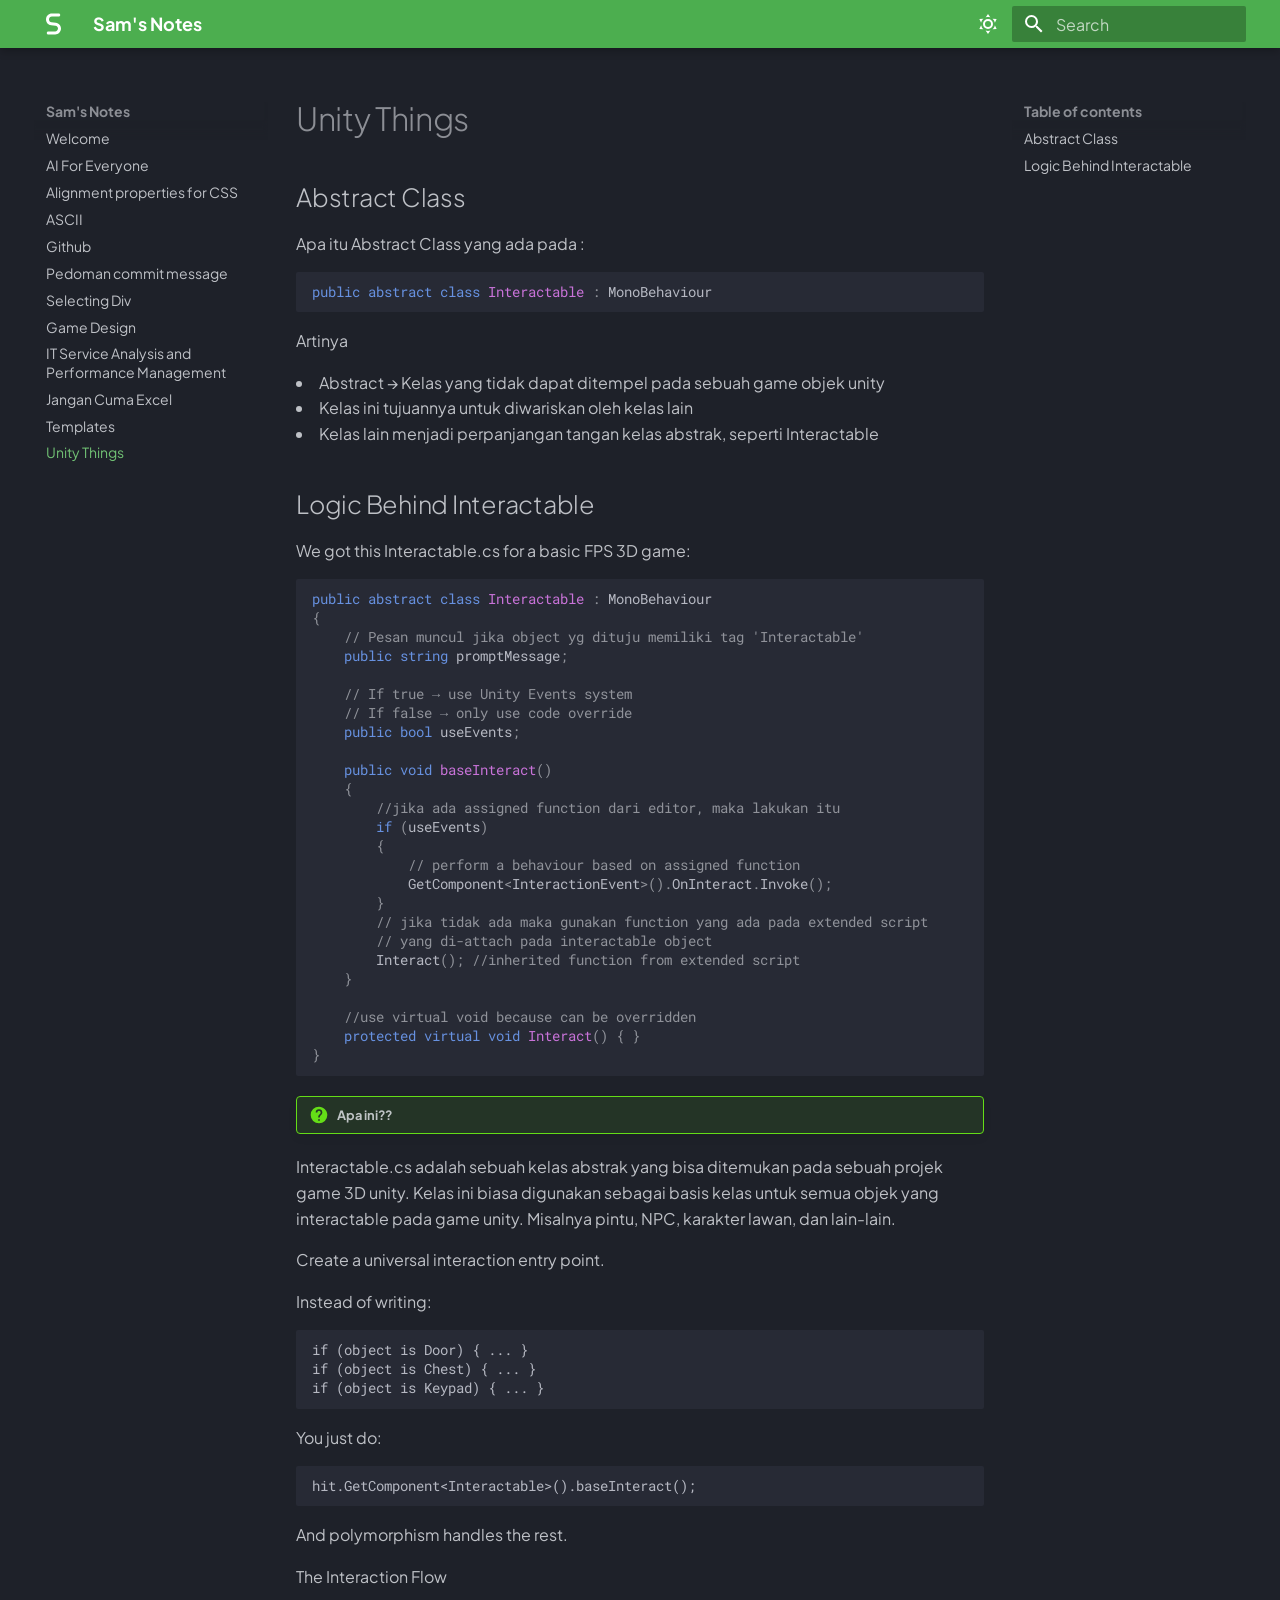
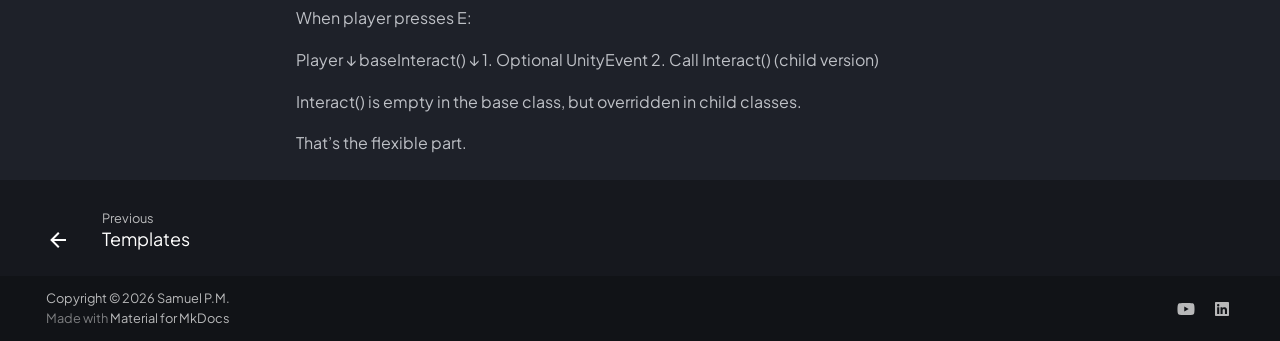
<file: unitything/index.html>
<!DOCTYPE html><html lang="en" class="no-js"><head>
    
      <meta charset="utf-8">
      <meta name="viewport" content="width=device-width,initial-scale=1">
      
      
      
        <link rel="canonical" href="https://sitename.example/unitything/">
      
      
        <link rel="prev" href="../template/">
      
      
      
        
      
      
      <link rel="icon" href="../assets/logoGrey.png">
      <meta name="generator" content="mkdocs-1.6.1, mkdocs-material-9.7.7">
    
    
      
        <title>Unity Things - Sam's Notes</title>
      
    
    
      <link rel="stylesheet" href="../assets/stylesheets/main.ec1eaa64.min.css">
      
        
        <link rel="stylesheet" href="../assets/stylesheets/palette.ab4e12ef.min.css">
      
      


    
    
      
    
    
      
        
        
        <link rel="preconnect" href="https://fonts.gstatic.com" crossorigin="">
        <link rel="stylesheet" href="https://fonts.googleapis.com/css?family=Plus+Jakarta+Sans:300,300i,400,400i,700,700i%7CRoboto+Mono:400,400i,700,700i&amp;display=fallback">
        <style>:root{--md-text-font:"Plus Jakarta Sans";--md-code-font:"Roboto Mono"}</style>
      
    
    
      <link rel="stylesheet" href="../stylesheets/extra.css">
    
    <script>__md_scope=new URL("..",location),__md_hash=e=>[...e].reduce(((e,_)=>(e<<5)-e+_.charCodeAt(0)),0),__md_get=(e,_=localStorage,t=__md_scope)=>JSON.parse(_.getItem(t.pathname+"."+e)),__md_set=(e,_,t=localStorage,a=__md_scope)=>{try{t.setItem(a.pathname+"."+e,JSON.stringify(_))}catch(e){}}</script>
    
      

    
    
  <link href="../assets/stylesheets/glightbox.min.css" rel="stylesheet"><script src="../assets/javascripts/glightbox.min.js"></script><style id="glightbox-style">
            html.glightbox-open { overflow: initial; height: 100%; }
            .gslide-title { margin-top: 0px; user-select: text; }
            .gslide-desc { color: #666; user-select: text; }
            .gslide-image img { background: white; }
            .gscrollbar-fixer { padding-right: 15px; }
            .gdesc-inner { font-size: 0.75rem; }
            body[data-md-color-scheme="slate"] .gdesc-inner { background: var(--md-default-bg-color); }
            body[data-md-color-scheme="slate"] .gslide-title { color: var(--md-default-fg-color); }
            body[data-md-color-scheme="slate"] .gslide-desc { color: var(--md-default-fg-color); }
        </style></head>
  
  
    
    
      
    
    
    
    
    <body dir="ltr" data-md-color-scheme="slate" data-md-color-primary="green" data-md-color-accent="deep-purple">
  
    
    <input class="md-toggle" data-md-toggle="drawer" type="checkbox" id="__drawer" autocomplete="off">
    <input class="md-toggle" data-md-toggle="search" type="checkbox" id="__search" autocomplete="off">
    <label class="md-overlay" for="__drawer"></label>
    <div data-md-component="skip">
      
        
        <a href="#unity-things" class="md-skip">
          Skip to content
        </a>
      
    </div>
    <div data-md-component="announce">
      
    </div>
    
    
      

  

<header class="md-header md-header--shadow" data-md-component="header">
  <nav class="md-header__inner md-grid" aria-label="Header">
    <a href=".." title="Sam's Notes" class="md-header__button md-logo" aria-label="Sam's Notes" data-md-component="logo">
      
  
  <svg xmlns="http://www.w3.org/2000/svg" viewBox="0 0 320 512"><!--! Font Awesome Free 7.1.0 by @fontawesome - https://fontawesome.com License - https://fontawesome.com/license/free (Icons: CC BY 4.0, Fonts: SIL OFL 1.1, Code: MIT License) Copyright 2025 Fonticons, Inc.--><path d="M0 157.5C0 88.2 56.2 32 125.5 32H272c17.7 0 32 14.3 32 32s-14.3 32-32 32H125.5c-34 0-61.5 27.5-61.5 61.5 0 31 23.1 57.2 53.9 61l92.2 11.5c62.8 7.9 109.9 61.2 109.9 124.5 0 69.3-56.2 125.5-125.5 125.5H48c-17.7 0-32-14.3-32-32s14.3-32 32-32h146.5c34 0 61.5-27.5 61.5-61.5 0-31-23.1-57.2-53.9-61L109.9 282C47.1 274.1 0 220.8 0 157.5"></path></svg>

    </a>
    <label class="md-header__button md-icon" for="__drawer">
      
      <svg xmlns="http://www.w3.org/2000/svg" viewBox="0 0 24 24"><path d="M3 6h18v2H3zm0 5h18v2H3zm0 5h18v2H3z"></path></svg>
    </label>
    <div class="md-header__title" data-md-component="header-title">
      <div class="md-header__ellipsis">
        <div class="md-header__topic">
          <span class="md-ellipsis">
            Sam's Notes
          </span>
        </div>
        <div class="md-header__topic" data-md-component="header-topic">
          <span class="md-ellipsis">
            
              Unity Things
            
          </span>
        </div>
      </div>
    </div>
    
      
        <form class="md-header__option" data-md-component="palette">
  
    
    
    
    <input class="md-option" data-md-color-media="" data-md-color-scheme="slate" data-md-color-primary="green" data-md-color-accent="deep-purple" aria-label="Dark mode" type="radio" name="__palette" id="__palette_0">
    
      <label class="md-header__button md-icon" title="Dark mode" for="__palette_1" hidden="">
        <svg xmlns="http://www.w3.org/2000/svg" viewBox="0 0 24 24"><path d="M12 7a5 5 0 0 1 5 5 5 5 0 0 1-5 5 5 5 0 0 1-5-5 5 5 0 0 1 5-5m0 2a3 3 0 0 0-3 3 3 3 0 0 0 3 3 3 3 0 0 0 3-3 3 3 0 0 0-3-3m0-7 2.39 3.42C13.65 5.15 12.84 5 12 5s-1.65.15-2.39.42zM3.34 7l4.16-.35A7.2 7.2 0 0 0 5.94 8.5c-.44.74-.69 1.5-.83 2.29zm.02 10 1.76-3.77a7.131 7.131 0 0 0 2.38 4.14zM20.65 7l-1.77 3.79a7.02 7.02 0 0 0-2.38-4.15zm-.01 10-4.14.36c.59-.51 1.12-1.14 1.54-1.86.42-.73.69-1.5.83-2.29zM12 22l-2.41-3.44c.74.27 1.55.44 2.41.44.82 0 1.63-.17 2.37-.44z"></path></svg>
      </label>
    
  
    
    
    
    <input class="md-option" data-md-color-media="" data-md-color-scheme="default" data-md-color-primary="blue" data-md-color-accent="deep-orange" aria-label="Light mode" type="radio" name="__palette" id="__palette_1">
    
      <label class="md-header__button md-icon" title="Light mode" for="__palette_0" hidden="">
        <svg xmlns="http://www.w3.org/2000/svg" viewBox="0 0 24 24"><path d="m17.75 4.09-2.53 1.94.91 3.06-2.63-1.81-2.63 1.81.91-3.06-2.53-1.94L12.44 4l1.06-3 1.06 3zm3.5 6.91-1.64 1.25.59 1.98-1.7-1.17-1.7 1.17.59-1.98L15.75 11l2.06-.05L18.5 9l.69 1.95zm-2.28 4.95c.83-.08 1.72 1.1 1.19 1.85-.32.45-.66.87-1.08 1.27C15.17 23 8.84 23 4.94 19.07c-3.91-3.9-3.91-10.24 0-14.14.4-.4.82-.76 1.27-1.08.75-.53 1.93.36 1.85 1.19-.27 2.86.69 5.83 2.89 8.02a9.96 9.96 0 0 0 8.02 2.89m-1.64 2.02a12.08 12.08 0 0 1-7.8-3.47c-2.17-2.19-3.33-5-3.49-7.82-2.81 3.14-2.7 7.96.31 10.98 3.02 3.01 7.84 3.12 10.98.31"></path></svg>
      </label>
    
  
</form>
      
    
    
      <script>var palette=__md_get("__palette");if(palette&&palette.color){if("(prefers-color-scheme)"===palette.color.media){var media=matchMedia("(prefers-color-scheme: light)"),input=document.querySelector(media.matches?"[data-md-color-media='(prefers-color-scheme: light)']":"[data-md-color-media='(prefers-color-scheme: dark)']");palette.color.media=input.getAttribute("data-md-color-media"),palette.color.scheme=input.getAttribute("data-md-color-scheme"),palette.color.primary=input.getAttribute("data-md-color-primary"),palette.color.accent=input.getAttribute("data-md-color-accent")}for(var[key,value]of Object.entries(palette.color))document.body.setAttribute("data-md-color-"+key,value)}</script>
    
    
    
      
      
        <label class="md-header__button md-icon" for="__search">
          
          <svg xmlns="http://www.w3.org/2000/svg" viewBox="0 0 24 24"><path d="M9.5 3A6.5 6.5 0 0 1 16 9.5c0 1.61-.59 3.09-1.56 4.23l.27.27h.79l5 5-1.5 1.5-5-5v-.79l-.27-.27A6.52 6.52 0 0 1 9.5 16 6.5 6.5 0 0 1 3 9.5 6.5 6.5 0 0 1 9.5 3m0 2C7 5 5 7 5 9.5S7 14 9.5 14 14 12 14 9.5 12 5 9.5 5"></path></svg>
        </label>
        <div class="md-search" data-md-component="search" role="dialog">
  <label class="md-search__overlay" for="__search"></label>
  <div class="md-search__inner" role="search">
    <form class="md-search__form" name="search">
      <input type="text" class="md-search__input" name="query" aria-label="Search" placeholder="Search" autocapitalize="off" autocorrect="off" autocomplete="off" spellcheck="false" data-md-component="search-query" required="">
      <label class="md-search__icon md-icon" for="__search">
        
        <svg xmlns="http://www.w3.org/2000/svg" viewBox="0 0 24 24"><path d="M9.5 3A6.5 6.5 0 0 1 16 9.5c0 1.61-.59 3.09-1.56 4.23l.27.27h.79l5 5-1.5 1.5-5-5v-.79l-.27-.27A6.52 6.52 0 0 1 9.5 16 6.5 6.5 0 0 1 3 9.5 6.5 6.5 0 0 1 9.5 3m0 2C7 5 5 7 5 9.5S7 14 9.5 14 14 12 14 9.5 12 5 9.5 5"></path></svg>
        
        <svg xmlns="http://www.w3.org/2000/svg" viewBox="0 0 24 24"><path d="M20 11v2H8l5.5 5.5-1.42 1.42L4.16 12l7.92-7.92L13.5 5.5 8 11z"></path></svg>
      </label>
      <nav class="md-search__options" aria-label="Search">
        
        <button type="reset" class="md-search__icon md-icon" title="Clear" aria-label="Clear" tabindex="-1">
          
          <svg xmlns="http://www.w3.org/2000/svg" viewBox="0 0 24 24"><path d="M19 6.41 17.59 5 12 10.59 6.41 5 5 6.41 10.59 12 5 17.59 6.41 19 12 13.41 17.59 19 19 17.59 13.41 12z"></path></svg>
        </button>
      </nav>
      
    </form>
    <div class="md-search__output">
      <div class="md-search__scrollwrap" tabindex="0" data-md-scrollfix="">
        <div class="md-search-result" data-md-component="search-result">
          <div class="md-search-result__meta">
            Initializing search
          </div>
          <ol class="md-search-result__list" role="presentation"></ol>
        </div>
      </div>
    </div>
  </div>
</div>
      
    
    
  </nav>
  
</header>
    
    <div class="md-container" data-md-component="container">
      
      
        
          
        
      
      <main class="md-main" data-md-component="main">
        <div class="md-main__inner md-grid">
          
            
              
              <div class="md-sidebar md-sidebar--primary" data-md-component="sidebar" data-md-type="navigation">
                <div class="md-sidebar__scrollwrap">
                  <div class="md-sidebar__inner">
                    



<nav class="md-nav md-nav--primary" aria-label="Navigation" data-md-level="0">
  <label class="md-nav__title" for="__drawer">
    <a href=".." title="Sam's Notes" class="md-nav__button md-logo" aria-label="Sam's Notes" data-md-component="logo">
      
  
  <svg xmlns="http://www.w3.org/2000/svg" viewBox="0 0 320 512"><!--! Font Awesome Free 7.1.0 by @fontawesome - https://fontawesome.com License - https://fontawesome.com/license/free (Icons: CC BY 4.0, Fonts: SIL OFL 1.1, Code: MIT License) Copyright 2025 Fonticons, Inc.--><path d="M0 157.5C0 88.2 56.2 32 125.5 32H272c17.7 0 32 14.3 32 32s-14.3 32-32 32H125.5c-34 0-61.5 27.5-61.5 61.5 0 31 23.1 57.2 53.9 61l92.2 11.5c62.8 7.9 109.9 61.2 109.9 124.5 0 69.3-56.2 125.5-125.5 125.5H48c-17.7 0-32-14.3-32-32s14.3-32 32-32h146.5c34 0 61.5-27.5 61.5-61.5 0-31-23.1-57.2-53.9-61L109.9 282C47.1 274.1 0 220.8 0 157.5"></path></svg>

    </a>
    Sam's Notes
  </label>
  
  <ul class="md-nav__list" data-md-scrollfix="">
    
      
      
  
  
  
  
    <li class="md-nav__item">
      <a href=".." class="md-nav__link">
        
  
  
  <span class="md-ellipsis">
    
  
    Welcome
  

    
  </span>
  
  

      </a>
    </li>
  

    
      
      
  
  
  
  
    <li class="md-nav__item">
      <a href="../ai/" class="md-nav__link">
        
  
  
  <span class="md-ellipsis">
    
  
    AI For Everyone
  

    
  </span>
  
  

      </a>
    </li>
  

    
      
      
  
  
  
  
    <li class="md-nav__item">
      <a href="../alignmentcss/" class="md-nav__link">
        
  
  
  <span class="md-ellipsis">
    
  
    Alignment properties for CSS
  

    
  </span>
  
  

      </a>
    </li>
  

    
      
      
  
  
  
  
    <li class="md-nav__item">
      <a href="../ascii/" class="md-nav__link">
        
  
  
  <span class="md-ellipsis">
    
  
    ASCII
  

    
  </span>
  
  

      </a>
    </li>
  

    
      
      
  
  
  
  
    <li class="md-nav__item">
      <a href="../bnewrepo/" class="md-nav__link">
        
  
  
  <span class="md-ellipsis">
    
  
    Github
  

    
  </span>
  
  

      </a>
    </li>
  

    
      
      
  
  
  
  
    <li class="md-nav__item">
      <a href="../commit-m/" class="md-nav__link">
        
  
  
  <span class="md-ellipsis">
    
  
    Pedoman commit message
  

    
  </span>
  
  

      </a>
    </li>
  

    
      
      
  
  
  
  
    <li class="md-nav__item">
      <a href="../divselect/" class="md-nav__link">
        
  
  
  <span class="md-ellipsis">
    
  
    Selecting Div
  

    
  </span>
  
  

      </a>
    </li>
  

    
      
      
  
  
  
  
    <li class="md-nav__item">
      <a href="../gamedesign/" class="md-nav__link">
        
  
  
  <span class="md-ellipsis">
    
  
    Game Design
  

    
  </span>
  
  

      </a>
    </li>
  

    
      
      
  
  
  
  
    <li class="md-nav__item">
      <a href="../itinfra/" class="md-nav__link">
        
  
  
  <span class="md-ellipsis">
    
  
    IT Service Analysis and Performance Management
  

    
  </span>
  
  

      </a>
    </li>
  

    
      
      
  
  
  
  
    <li class="md-nav__item">
      <a href="../supplychain/" class="md-nav__link">
        
  
  
  <span class="md-ellipsis">
    
  
    Jangan Cuma Excel
  

    
  </span>
  
  

      </a>
    </li>
  

    
      
      
  
  
  
  
    <li class="md-nav__item">
      <a href="../template/" class="md-nav__link">
        
  
  
  <span class="md-ellipsis">
    
  
    Templates
  

    
  </span>
  
  

      </a>
    </li>
  

    
      
      
  
  
    
  
  
  
    <li class="md-nav__item md-nav__item--active">
      
      <input class="md-nav__toggle md-toggle" type="checkbox" id="__toc">
      
      
        
      
      
        <label class="md-nav__link md-nav__link--active" for="__toc">
          
  
  
  <span class="md-ellipsis">
    
  
    Unity Things
  

    
  </span>
  
  

          <span class="md-nav__icon md-icon"></span>
        </label>
      
      <a href="./" class="md-nav__link md-nav__link--active">
        
  
  
  <span class="md-ellipsis">
    
  
    Unity Things
  

    
  </span>
  
  

      </a>
      
        

<nav class="md-nav md-nav--secondary" aria-label="Table of contents">
  
  
  
    
  
  
    <label class="md-nav__title" for="__toc">
      <span class="md-nav__icon md-icon"></span>
      Table of contents
    </label>
    <ul class="md-nav__list" data-md-component="toc" data-md-scrollfix="">
      
        <li class="md-nav__item">
  <a href="#abstract-class" class="md-nav__link">
    <span class="md-ellipsis">
      
        Abstract Class
      
    </span>
  </a>
  
</li>
      
        <li class="md-nav__item">
  <a href="#logic-behind-interactable" class="md-nav__link">
    <span class="md-ellipsis">
      
        Logic Behind Interactable
      
    </span>
  </a>
  
</li>
      
    </ul>
  
</nav>
      
    </li>
  

    
  </ul>
</nav>
                  </div>
                </div>
              </div>
            
            
              
              <div class="md-sidebar md-sidebar--secondary" data-md-component="sidebar" data-md-type="toc">
                <div class="md-sidebar__scrollwrap">
                  <div class="md-sidebar__inner">
                    

<nav class="md-nav md-nav--secondary" aria-label="Table of contents">
  
  
  
    
  
  
    <label class="md-nav__title" for="__toc">
      <span class="md-nav__icon md-icon"></span>
      Table of contents
    </label>
    <ul class="md-nav__list" data-md-component="toc" data-md-scrollfix="">
      
        <li class="md-nav__item">
  <a href="#abstract-class" class="md-nav__link">
    <span class="md-ellipsis">
      
        Abstract Class
      
    </span>
  </a>
  
</li>
      
        <li class="md-nav__item">
  <a href="#logic-behind-interactable" class="md-nav__link">
    <span class="md-ellipsis">
      
        Logic Behind Interactable
      
    </span>
  </a>
  
</li>
      
    </ul>
  
</nav>
                  </div>
                </div>
              </div>
            
          
          
            <div class="md-content" data-md-component="content">
              
              <article class="md-content__inner md-typeset">
                
                  



<h1 id="unity-things">Unity Things</h1>
<h2 id="abstract-class">Abstract Class</h2>
<p>Apa itu Abstract Class yang ada pada :
</p><div class="language-c# highlight"><pre><span></span><code><span id="__span-0-1"><a id="__codelineno-0-1" name="__codelineno-0-1" href="#__codelineno-0-1"></a><span class="k">public</span><span class="w"> </span><span class="k">abstract</span><span class="w"> </span><span class="k">class</span><span class="w"> </span><span class="nc">Interactable</span><span class="w"> </span><span class="p">:</span><span class="w"> </span><span class="n">MonoBehaviour</span>
</span></code></pre></div><p></p>
<p>Artinya <br></p>
<li>Abstract → Kelas yang tidak dapat ditempel pada sebuah game objek unity</li>
<li>Kelas ini tujuannya untuk diwariskan oleh kelas lain</li>
<li>Kelas lain menjadi perpanjangan tangan kelas abstrak, seperti Interactable </li>

<h2 id="logic-behind-interactable">Logic Behind Interactable</h2>
<p>We got this Interactable.cs for a basic FPS 3D game:
</p><div class="language-c# highlight"><pre><span></span><code><span id="__span-1-1"><a id="__codelineno-1-1" name="__codelineno-1-1" href="#__codelineno-1-1"></a><span class="k">public</span><span class="w"> </span><span class="k">abstract</span><span class="w"> </span><span class="k">class</span><span class="w"> </span><span class="nc">Interactable</span><span class="w"> </span><span class="p">:</span><span class="w"> </span><span class="n">MonoBehaviour</span>
</span><span id="__span-1-2"><a id="__codelineno-1-2" name="__codelineno-1-2" href="#__codelineno-1-2"></a><span class="p">{</span>
</span><span id="__span-1-3"><a id="__codelineno-1-3" name="__codelineno-1-3" href="#__codelineno-1-3"></a><span class="w">    </span><span class="c1">// Pesan muncul jika object yg dituju memiliki tag 'Interactable'</span>
</span><span id="__span-1-4"><a id="__codelineno-1-4" name="__codelineno-1-4" href="#__codelineno-1-4"></a><span class="w">    </span><span class="k">public</span><span class="w"> </span><span class="kt">string</span><span class="w"> </span><span class="n">promptMessage</span><span class="p">;</span>
</span><span id="__span-1-5"><a id="__codelineno-1-5" name="__codelineno-1-5" href="#__codelineno-1-5"></a>
</span><span id="__span-1-6"><a id="__codelineno-1-6" name="__codelineno-1-6" href="#__codelineno-1-6"></a><span class="w">    </span><span class="c1">// If true → use Unity Events system</span>
</span><span id="__span-1-7"><a id="__codelineno-1-7" name="__codelineno-1-7" href="#__codelineno-1-7"></a><span class="w">    </span><span class="c1">// If false → only use code override</span>
</span><span id="__span-1-8"><a id="__codelineno-1-8" name="__codelineno-1-8" href="#__codelineno-1-8"></a><span class="w">    </span><span class="k">public</span><span class="w"> </span><span class="kt">bool</span><span class="w"> </span><span class="n">useEvents</span><span class="p">;</span>
</span><span id="__span-1-9"><a id="__codelineno-1-9" name="__codelineno-1-9" href="#__codelineno-1-9"></a>
</span><span id="__span-1-10"><a id="__codelineno-1-10" name="__codelineno-1-10" href="#__codelineno-1-10"></a><span class="w">    </span><span class="k">public</span><span class="w"> </span><span class="k">void</span><span class="w"> </span><span class="nf">baseInteract</span><span class="p">()</span>
</span><span id="__span-1-11"><a id="__codelineno-1-11" name="__codelineno-1-11" href="#__codelineno-1-11"></a><span class="w">    </span><span class="p">{</span>
</span><span id="__span-1-12"><a id="__codelineno-1-12" name="__codelineno-1-12" href="#__codelineno-1-12"></a><span class="w">        </span><span class="c1">//jika ada assigned function dari editor, maka lakukan itu</span>
</span><span id="__span-1-13"><a id="__codelineno-1-13" name="__codelineno-1-13" href="#__codelineno-1-13"></a><span class="w">        </span><span class="k">if</span><span class="w"> </span><span class="p">(</span><span class="n">useEvents</span><span class="p">)</span>
</span><span id="__span-1-14"><a id="__codelineno-1-14" name="__codelineno-1-14" href="#__codelineno-1-14"></a><span class="w">        </span><span class="p">{</span>
</span><span id="__span-1-15"><a id="__codelineno-1-15" name="__codelineno-1-15" href="#__codelineno-1-15"></a><span class="w">            </span><span class="c1">// perform a behaviour based on assigned function</span>
</span><span id="__span-1-16"><a id="__codelineno-1-16" name="__codelineno-1-16" href="#__codelineno-1-16"></a><span class="w">            </span><span class="n">GetComponent</span><span class="o">&lt;</span><span class="n">InteractionEvent</span><span class="o">&gt;</span><span class="p">().</span><span class="n">OnInteract</span><span class="p">.</span><span class="n">Invoke</span><span class="p">();</span><span class="w"> </span>
</span><span id="__span-1-17"><a id="__codelineno-1-17" name="__codelineno-1-17" href="#__codelineno-1-17"></a><span class="w">        </span><span class="p">}</span>
</span><span id="__span-1-18"><a id="__codelineno-1-18" name="__codelineno-1-18" href="#__codelineno-1-18"></a><span class="w">        </span><span class="c1">// jika tidak ada maka gunakan function yang ada pada extended script </span>
</span><span id="__span-1-19"><a id="__codelineno-1-19" name="__codelineno-1-19" href="#__codelineno-1-19"></a><span class="w">        </span><span class="c1">// yang di-attach pada interactable object</span>
</span><span id="__span-1-20"><a id="__codelineno-1-20" name="__codelineno-1-20" href="#__codelineno-1-20"></a><span class="w">        </span><span class="n">Interact</span><span class="p">();</span><span class="w"> </span><span class="c1">//inherited function from extended script</span>
</span><span id="__span-1-21"><a id="__codelineno-1-21" name="__codelineno-1-21" href="#__codelineno-1-21"></a><span class="w">    </span><span class="p">}</span>
</span><span id="__span-1-22"><a id="__codelineno-1-22" name="__codelineno-1-22" href="#__codelineno-1-22"></a>
</span><span id="__span-1-23"><a id="__codelineno-1-23" name="__codelineno-1-23" href="#__codelineno-1-23"></a><span class="w">    </span><span class="c1">//use virtual void because can be overridden</span>
</span><span id="__span-1-24"><a id="__codelineno-1-24" name="__codelineno-1-24" href="#__codelineno-1-24"></a><span class="w">    </span><span class="k">protected</span><span class="w"> </span><span class="k">virtual</span><span class="w"> </span><span class="k">void</span><span class="w"> </span><span class="nf">Interact</span><span class="p">()</span><span class="w"> </span><span class="p">{</span><span class="w"> </span><span class="p">}</span><span class="w"> </span>
</span><span id="__span-1-25"><a id="__codelineno-1-25" name="__codelineno-1-25" href="#__codelineno-1-25"></a><span class="p">}</span>
</span></code></pre></div><p></p>
<div class="admonition question">
<p class="admonition-title">Apa ini??</p>
</div>
<p>Interactable.cs adalah sebuah kelas abstrak yang bisa ditemukan pada sebuah projek game 3D unity. Kelas ini biasa digunakan sebagai basis kelas untuk semua objek yang interactable pada game unity. Misalnya pintu, NPC, karakter lawan, dan lain-lain.</p>
<p>Create a universal interaction entry point.</p>
<p>Instead of writing:</p>
<div class="language-text highlight"><pre><span></span><code><span id="__span-2-1"><a id="__codelineno-2-1" name="__codelineno-2-1" href="#__codelineno-2-1"></a>if (object is Door) { ... }
</span><span id="__span-2-2"><a id="__codelineno-2-2" name="__codelineno-2-2" href="#__codelineno-2-2"></a>if (object is Chest) { ... }
</span><span id="__span-2-3"><a id="__codelineno-2-3" name="__codelineno-2-3" href="#__codelineno-2-3"></a>if (object is Keypad) { ... }
</span></code></pre></div>
<p>You just do:
</p><div class="language-text highlight"><pre><span></span><code><span id="__span-3-1"><a id="__codelineno-3-1" name="__codelineno-3-1" href="#__codelineno-3-1"></a>hit.GetComponent&lt;Interactable&gt;().baseInteract();
</span></code></pre></div>
And polymorphism handles the rest.<p></p>
<p>The Interaction Flow</p>
<p>When player presses E:</p>
<p>Player
  ↓
baseInteract()
  ↓
1. Optional UnityEvent
2. Call Interact() (child version)</p>
<p>Interact() is empty in the base class,
but overridden in child classes.</p>
<p>That’s the flexible part.</p>












                
              </article>
            </div>
          
          
<script>var target=document.getElementById(location.hash.slice(1));target&&target.name&&(target.checked=target.name.startsWith("__tabbed_"))</script>
        </div>
        
      </main>
      
        <footer class="md-footer">
  
    
      
      <nav class="md-footer__inner md-grid" aria-label="Footer">
        
          
          <a href="../template/" class="md-footer__link md-footer__link--prev" aria-label="Previous: Templates">
            <div class="md-footer__button md-icon">
              
              <svg xmlns="http://www.w3.org/2000/svg" viewBox="0 0 24 24"><path d="M20 11v2H8l5.5 5.5-1.42 1.42L4.16 12l7.92-7.92L13.5 5.5 8 11z"></path></svg>
            </div>
            <div class="md-footer__title">
              <span class="md-footer__direction">
                Previous
              </span>
              <div class="md-ellipsis">
                Templates
              </div>
            </div>
          </a>
        
        
      </nav>
    
  
  <div class="md-footer-meta md-typeset">
    <div class="md-footer-meta__inner md-grid">
      <div class="md-copyright">
  
    <div class="md-copyright__highlight">
      Copyright © 2026 Samuel P.M.
    </div>
  
  
    Made with
    <a href="https://squidfunk.github.io/mkdocs-material/" target="_blank" rel="noopener">
      Material for MkDocs
    </a>
  
</div>
      
        
<div class="md-social">
  
    
    
    
    
      
      
    
    <a href="https://youtube.com/@" target="_blank" rel="noopener" title="youtube.com" class="md-social__link">
      <svg xmlns="http://www.w3.org/2000/svg" viewBox="0 0 576 512"><!--! Font Awesome Free 7.1.0 by @fontawesome - https://fontawesome.com License - https://fontawesome.com/license/free (Icons: CC BY 4.0, Fonts: SIL OFL 1.1, Code: MIT License) Copyright 2025 Fonticons, Inc.--><path d="M549.7 124.1c-6.2-23.7-24.8-42.3-48.3-48.6C458.9 64 288.1 64 288.1 64S117.3 64 74.7 75.5c-23.5 6.3-42 24.9-48.3 48.6C15 167 15 256.4 15 256.4s0 89.4 11.4 132.3c6.3 23.6 24.8 41.5 48.3 47.8C117.3 448 288.1 448 288.1 448s170.8 0 213.4-11.5c23.5-6.3 42-24.2 48.3-47.8 11.4-42.9 11.4-132.3 11.4-132.3s0-89.4-11.4-132.3zM232.2 337.6V175.2l142.7 81.2z"></path></svg>
    </a>
  
    
    
    
    
      
      
    
    <a href="https://linkedin.com/in/" target="_blank" rel="noopener" title="linkedin.com" class="md-social__link">
      <svg xmlns="http://www.w3.org/2000/svg" viewBox="0 0 448 512"><!--! Font Awesome Free 7.1.0 by @fontawesome - https://fontawesome.com License - https://fontawesome.com/license/free (Icons: CC BY 4.0, Fonts: SIL OFL 1.1, Code: MIT License) Copyright 2025 Fonticons, Inc.--><path d="M416 32H31.9C14.3 32 0 46.5 0 64.3v383.4C0 465.5 14.3 480 31.9 480H416c17.6 0 32-14.5 32-32.3V64.3c0-17.8-14.4-32.3-32-32.3M135.4 416H69V202.2h66.5V416zM102.2 96a38.5 38.5 0 1 1 0 77 38.5 38.5 0 1 1 0-77m282.1 320h-66.4V312c0-24.8-.5-56.7-34.5-56.7-34.6 0-39.9 27-39.9 54.9V416h-66.4V202.2h63.7v29.2h.9c8.9-16.8 30.6-34.5 62.9-34.5 67.2 0 79.7 44.3 79.7 101.9z"></path></svg>
    </a>
  
</div>
      
    </div>
  </div>
</footer>
      
    </div>
    <div class="md-dialog" data-md-component="dialog">
      <div class="md-dialog__inner md-typeset"></div>
    </div>
    
    
    
      
      
      <script id="__config" type="application/json">{"annotate": null, "base": "..", "features": ["navigation.footer"], "search": "../assets/javascripts/workers/search.2c215733.min.js", "tags": null, "translations": {"clipboard.copied": "Copied to clipboard", "clipboard.copy": "Copy to clipboard", "search.result.more.one": "1 more on this page", "search.result.more.other": "# more on this page", "search.result.none": "No matching documents", "search.result.one": "1 matching document", "search.result.other": "# matching documents", "search.result.placeholder": "Type to start searching", "search.result.term.missing": "Missing", "select.version": "Select version"}, "version": null}</script>
    
    
      <script src="../assets/javascripts/bundle.d7400e89.min.js"></script>
      
    
  
<script id="init-glightbox">const lightbox = GLightbox({"touchNavigation": true, "loop": false, "zoomable": true, "draggable": true, "openEffect": "zoom", "closeEffect": "zoom", "slideEffect": "slide"});
document$.subscribe(()=>{ lightbox.reload(); });
</script></body></html>
</file>
<file: stylesheets/extra.css>
* {
    scroll-behavior: smooth;
}

html::-webkit-scrollbar {
    border-left: 1px solid black;
}

html::-webkit-scrollbar-thumb {
    border: 3px solid #000;
    background-color: #bec1c6;
    border-radius: 1px;
}
</file>
<file: assets/stylesheets/main.ec1eaa64.min.css>
@charset "UTF-8";html{-webkit-text-size-adjust:none;-moz-text-size-adjust:none;text-size-adjust:none;box-sizing:border-box}*,:after,:before{box-sizing:inherit}@media (prefers-reduced-motion){*,:after,:before{transition:none!important}}body{margin:0}a,button,input,label{-webkit-tap-highlight-color:transparent}a{color:inherit;text-decoration:none}hr{border:0;box-sizing:initial;display:block;height:.05rem;overflow:visible;padding:0}small{font-size:80%}sub,sup{line-height:1em}img{border-style:none}table{border-collapse:initial;border-spacing:0}td,th{font-weight:400;vertical-align:top}button{background:#0000;border:0;font-family:inherit;font-size:inherit;margin:0;padding:0}input{border:0;outline:none}:root{--md-primary-fg-color:#4051b5;--md-primary-fg-color--light:#5d6cc0;--md-primary-fg-color--dark:#303fa1;--md-primary-bg-color:#fff;--md-primary-bg-color--light:#ffffffb3;--md-accent-fg-color:#526cfe;--md-accent-fg-color--transparent:#526cfe1a;--md-accent-bg-color:#fff;--md-accent-bg-color--light:#ffffffb3}[data-md-color-scheme=default]{color-scheme:light}[data-md-color-scheme=default] img[src$="#gh-dark-mode-only"],[data-md-color-scheme=default] img[src$="#only-dark"]{display:none}:root,[data-md-color-scheme=default]{--md-hue:225deg;--md-default-fg-color:#000000de;--md-default-fg-color--light:#0000008a;--md-default-fg-color--lighter:#00000052;--md-default-fg-color--lightest:#00000012;--md-default-bg-color:#fff;--md-default-bg-color--light:#ffffffb3;--md-default-bg-color--lighter:#ffffff4d;--md-default-bg-color--lightest:#ffffff1f;--md-code-fg-color:#36464e;--md-code-bg-color:#f5f5f5;--md-code-bg-color--light:#f5f5f5b3;--md-code-bg-color--lighter:#f5f5f54d;--md-code-hl-color:#4287ff;--md-code-hl-color--light:#4287ff1a;--md-code-hl-number-color:#d52a2a;--md-code-hl-special-color:#db1457;--md-code-hl-function-color:#a846b9;--md-code-hl-constant-color:#6e59d9;--md-code-hl-keyword-color:#3f6ec6;--md-code-hl-string-color:#1c7d4d;--md-code-hl-name-color:var(--md-code-fg-color);--md-code-hl-operator-color:var(--md-default-fg-color--light);--md-code-hl-punctuation-color:var(--md-default-fg-color--light);--md-code-hl-comment-color:var(--md-default-fg-color--light);--md-code-hl-generic-color:var(--md-default-fg-color--light);--md-code-hl-variable-color:var(--md-default-fg-color--light);--md-typeset-color:var(--md-default-fg-color);--md-typeset-a-color:var(--md-primary-fg-color);--md-typeset-del-color:#f5503d26;--md-typeset-ins-color:#0bd57026;--md-typeset-kbd-color:#fafafa;--md-typeset-kbd-accent-color:#fff;--md-typeset-kbd-border-color:#b8b8b8;--md-typeset-mark-color:#ffff0080;--md-typeset-table-color:#0000001f;--md-typeset-table-color--light:rgba(0,0,0,.035);--md-admonition-fg-color:var(--md-default-fg-color);--md-admonition-bg-color:var(--md-default-bg-color);--md-warning-fg-color:#000000de;--md-warning-bg-color:#ff9;--md-footer-fg-color:#fff;--md-footer-fg-color--light:#ffffffb3;--md-footer-fg-color--lighter:#ffffff73;--md-footer-bg-color:#000000de;--md-footer-bg-color--dark:#00000052;--md-shadow-z1:0 0.2rem 0.5rem #0000000d,0 0 0.05rem #0000001a;--md-shadow-z2:0 0.2rem 0.5rem #0000001a,0 0 0.05rem #00000040;--md-shadow-z3:0 0.2rem 0.5rem #0003,0 0 0.05rem #00000059}.md-icon svg{fill:currentcolor;display:block;height:1.2rem;width:1.2rem}body{-webkit-font-smoothing:antialiased;-moz-osx-font-smoothing:grayscale;--md-text-font-family:var(--md-text-font,_),-apple-system,BlinkMacSystemFont,Helvetica,Arial,sans-serif;--md-code-font-family:var(--md-code-font,_),SFMono-Regular,Consolas,Menlo,monospace}aside,body,input{font-feature-settings:"kern","liga";color:var(--md-typeset-color);font-family:var(--md-text-font-family)}code,kbd,pre{font-feature-settings:"kern";font-family:var(--md-code-font-family)}:root{--md-typeset-table-sort-icon:url('data:image/svg+xml;charset=utf-8,<svg xmlns="http://www.w3.org/2000/svg" viewBox="0 0 24 24"><path d="m18 21-4-4h3V7h-3l4-4 4 4h-3v10h3M2 19v-2h10v2M2 13v-2h7v2M2 7V5h4v2z"/></svg>');--md-typeset-table-sort-icon--asc:url('data:image/svg+xml;charset=utf-8,<svg xmlns="http://www.w3.org/2000/svg" viewBox="0 0 24 24"><path d="M19 17h3l-4 4-4-4h3V3h2M2 17h10v2H2M6 5v2H2V5m0 6h7v2H2z"/></svg>');--md-typeset-table-sort-icon--desc:url('data:image/svg+xml;charset=utf-8,<svg xmlns="http://www.w3.org/2000/svg" viewBox="0 0 24 24"><path d="M19 7h3l-4-4-4 4h3v14h2M2 17h10v2H2M6 5v2H2V5m0 6h7v2H2z"/></svg>')}.md-typeset{-webkit-print-color-adjust:exact;color-adjust:exact;font-size:.8rem;line-height:1.6;overflow-wrap:break-word}@media print{.md-typeset{font-size:.68rem}}.md-typeset blockquote,.md-typeset dl,.md-typeset figure,.md-typeset ol,.md-typeset pre,.md-typeset ul{margin-bottom:1em;margin-top:1em}.md-typeset h1{color:var(--md-default-fg-color--light);font-size:2em;line-height:1.3;margin:0 0 1.25em}.md-typeset h1,.md-typeset h2{font-weight:300;letter-spacing:-.01em}.md-typeset h2{font-size:1.5625em;line-height:1.4;margin:1.6em 0 .64em}.md-typeset h3{font-size:1.25em;font-weight:400;letter-spacing:-.01em;line-height:1.5;margin:1.6em 0 .8em}.md-typeset h2+h3{margin-top:.8em}.md-typeset h4{font-weight:700;letter-spacing:-.01em;margin:1em 0}.md-typeset h5,.md-typeset h6{color:var(--md-default-fg-color--light);font-size:.8em;font-weight:700;letter-spacing:-.01em;margin:1.25em 0}.md-typeset h5{text-transform:uppercase}.md-typeset h5 code{text-transform:none}.md-typeset hr{border-bottom:.05rem solid var(--md-default-fg-color--lightest);display:flow-root;margin:1.5em 0}.md-typeset a{color:var(--md-typeset-a-color);word-break:break-word}.md-typeset a,.md-typeset a:before{transition:color 125ms}.md-typeset a:focus,.md-typeset a:hover{color:var(--md-accent-fg-color)}.md-typeset a:focus code,.md-typeset a:hover code{background-color:var(--md-accent-fg-color--transparent);color:var(--md-accent-fg-color)}.md-typeset a code{color:var(--md-typeset-a-color)}.md-typeset a.focus-visible{outline-color:var(--md-accent-fg-color);outline-offset:.2rem}.md-typeset code,.md-typeset kbd,.md-typeset pre{color:var(--md-code-fg-color);direction:ltr;font-variant-ligatures:none;transition:background-color 125ms}@media print{.md-typeset code,.md-typeset kbd,.md-typeset pre{white-space:pre-wrap}}.md-typeset code{background-color:var(--md-code-bg-color);border-radius:.1rem;-webkit-box-decoration-break:clone;box-decoration-break:clone;font-size:.85em;padding:0 .2941176471em;transition:color 125ms,background-color 125ms;word-break:break-word}.md-typeset code:not(.focus-visible){-webkit-tap-highlight-color:transparent;outline:none}.md-typeset pre{display:flow-root;line-height:1.4;position:relative}.md-typeset pre>code{-webkit-box-decoration-break:slice;box-decoration-break:slice;box-shadow:none;display:block;margin:0;outline-color:var(--md-accent-fg-color);overflow:auto;padding:.7720588235em 1.1764705882em;scrollbar-color:var(--md-default-fg-color--lighter) #0000;scrollbar-width:thin;touch-action:auto;word-break:normal}.md-typeset pre>code:hover{scrollbar-color:var(--md-accent-fg-color) #0000}.md-typeset pre>code::-webkit-scrollbar{height:.2rem;width:.2rem}.md-typeset pre>code::-webkit-scrollbar-thumb{background-color:var(--md-default-fg-color--lighter)}.md-typeset pre>code::-webkit-scrollbar-thumb:hover{background-color:var(--md-accent-fg-color)}.md-typeset kbd{background-color:var(--md-typeset-kbd-color);border-radius:.1rem;box-shadow:0 .1rem 0 .05rem var(--md-typeset-kbd-border-color),0 .1rem 0 var(--md-typeset-kbd-border-color),0 -.1rem .2rem var(--md-typeset-kbd-accent-color) inset;color:var(--md-default-fg-color);display:inline-block;font-size:.75em;padding:0 .6666666667em;vertical-align:text-top;word-break:break-word}.md-typeset mark{background-color:var(--md-typeset-mark-color);-webkit-box-decoration-break:clone;box-decoration-break:clone;color:inherit;word-break:break-word}.md-typeset abbr{cursor:help;text-decoration:none}.md-typeset [data-preview],.md-typeset abbr{border-bottom:.05rem dotted var(--md-default-fg-color--light)}.md-typeset small{opacity:.75}[dir=ltr] .md-typeset sub,[dir=ltr] .md-typeset sup{margin-left:.078125em}[dir=rtl] .md-typeset sub,[dir=rtl] .md-typeset sup{margin-right:.078125em}[dir=ltr] .md-typeset blockquote{padding-left:.6rem}[dir=rtl] .md-typeset blockquote{padding-right:.6rem}[dir=ltr] .md-typeset blockquote{border-left:.2rem solid var(--md-default-fg-color--lighter)}[dir=rtl] .md-typeset blockquote{border-right:.2rem solid var(--md-default-fg-color--lighter)}.md-typeset blockquote{color:var(--md-default-fg-color--light);margin-left:0;margin-right:0}.md-typeset ul{list-style-type:disc}.md-typeset ul[type]{list-style-type:revert-layer}[dir=ltr] .md-typeset ol,[dir=ltr] .md-typeset ul{margin-left:.625em}[dir=rtl] .md-typeset ol,[dir=rtl] .md-typeset ul{margin-right:.625em}.md-typeset ol,.md-typeset ul{padding:0}.md-typeset ol:not([hidden]),.md-typeset ul:not([hidden]){display:flow-root}.md-typeset ol ol,.md-typeset ul ol{list-style-type:lower-alpha}.md-typeset ol ol ol,.md-typeset ul ol ol{list-style-type:lower-roman}.md-typeset ol ol ol ol,.md-typeset ul ol ol ol{list-style-type:upper-alpha}.md-typeset ol ol ol ol ol,.md-typeset ul ol ol ol ol{list-style-type:upper-roman}.md-typeset ol[type],.md-typeset ul[type]{list-style-type:revert-layer}[dir=ltr] .md-typeset ol li,[dir=ltr] .md-typeset ul li{margin-left:1.25em}[dir=rtl] .md-typeset ol li,[dir=rtl] .md-typeset ul li{margin-right:1.25em}.md-typeset ol li,.md-typeset ul li{margin-bottom:.5em}.md-typeset ol li blockquote,.md-typeset ol li p,.md-typeset ul li blockquote,.md-typeset ul li p{margin:.5em 0}.md-typeset ol li:last-child,.md-typeset ul li:last-child{margin-bottom:0}[dir=ltr] .md-typeset ol li ol,[dir=ltr] .md-typeset ol li ul,[dir=ltr] .md-typeset ul li ol,[dir=ltr] .md-typeset ul li ul{margin-left:.625em}[dir=rtl] .md-typeset ol li ol,[dir=rtl] .md-typeset ol li ul,[dir=rtl] .md-typeset ul li ol,[dir=rtl] .md-typeset ul li ul{margin-right:.625em}.md-typeset ol li ol,.md-typeset ol li ul,.md-typeset ul li ol,.md-typeset ul li ul{margin-bottom:.5em;margin-top:.5em}[dir=ltr] .md-typeset dd{margin-left:1.875em}[dir=rtl] .md-typeset dd{margin-right:1.875em}.md-typeset dd{margin-bottom:1.5em;margin-top:1em}.md-typeset img,.md-typeset svg,.md-typeset video{height:auto;max-width:100%}.md-typeset img[align=left]{margin:1em 1em 1em 0}.md-typeset img[align=right]{margin:1em 0 1em 1em}.md-typeset img[align]:only-child{margin-top:0}.md-typeset figure{display:flow-root;margin:1em auto;max-width:100%;text-align:center;width:fit-content}.md-typeset figure img{display:block;margin:0 auto}.md-typeset figcaption{font-style:italic;margin:1em auto;max-width:24rem}.md-typeset iframe{max-width:100%}.md-typeset table:not([class]){background-color:var(--md-default-bg-color);border:.05rem solid var(--md-typeset-table-color);border-radius:.1rem;display:inline-block;font-size:.64rem;max-width:100%;overflow:auto;touch-action:auto}@media print{.md-typeset table:not([class]){display:table}}.md-typeset table:not([class])+*{margin-top:1.5em}.md-typeset table:not([class]) td>:first-child,.md-typeset table:not([class]) th>:first-child{margin-top:0}.md-typeset table:not([class]) td>:last-child,.md-typeset table:not([class]) th>:last-child{margin-bottom:0}.md-typeset table:not([class]) td:not([align]),.md-typeset table:not([class]) th:not([align]){text-align:left}[dir=rtl] .md-typeset table:not([class]) td:not([align]),[dir=rtl] .md-typeset table:not([class]) th:not([align]){text-align:right}.md-typeset table:not([class]) th{font-weight:700;min-width:5rem;padding:.9375em 1.25em;vertical-align:top}.md-typeset table:not([class]) td{border-top:.05rem solid var(--md-typeset-table-color);padding:.9375em 1.25em;vertical-align:top}.md-typeset table:not([class]) tbody tr{transition:background-color 125ms}.md-typeset table:not([class]) tbody tr:hover{background-color:var(--md-typeset-table-color--light);box-shadow:0 .05rem 0 var(--md-default-bg-color) inset}.md-typeset table:not([class]) a{word-break:normal}.md-typeset table th[role=columnheader]{cursor:pointer}[dir=ltr] .md-typeset table th[role=columnheader]:after{margin-left:.5em}[dir=rtl] .md-typeset table th[role=columnheader]:after{margin-right:.5em}.md-typeset table th[role=columnheader]:after{content:"";display:inline-block;height:1.2em;-webkit-mask-image:var(--md-typeset-table-sort-icon);mask-image:var(--md-typeset-table-sort-icon);-webkit-mask-repeat:no-repeat;mask-repeat:no-repeat;-webkit-mask-size:contain;mask-size:contain;transition:background-color 125ms;vertical-align:text-bottom;width:1.2em}.md-typeset table th[role=columnheader]:hover:after{background-color:var(--md-default-fg-color--lighter)}.md-typeset table th[role=columnheader][aria-sort=ascending]:after{background-color:var(--md-default-fg-color--light);-webkit-mask-image:var(--md-typeset-table-sort-icon--asc);mask-image:var(--md-typeset-table-sort-icon--asc)}.md-typeset table th[role=columnheader][aria-sort=descending]:after{background-color:var(--md-default-fg-color--light);-webkit-mask-image:var(--md-typeset-table-sort-icon--desc);mask-image:var(--md-typeset-table-sort-icon--desc)}.md-typeset__scrollwrap{margin:1em -.8rem;overflow-x:auto;touch-action:auto}.md-typeset__table{display:inline-block;margin-bottom:.5em;padding:0 .8rem}@media print{.md-typeset__table{display:block}}html .md-typeset__table table{display:table;margin:0;overflow:hidden;width:100%}@media screen and (max-width:44.984375em){.md-content__inner>pre{margin:1em -.8rem}.md-content__inner>pre code{border-radius:0}}.md-typeset .md-author{border-radius:100%;display:block;flex-shrink:0;height:1.6rem;overflow:hidden;position:relative;transition:color 125ms,transform 125ms;width:1.6rem}.md-typeset .md-author img{display:block}.md-typeset .md-author--more{background:var(--md-default-fg-color--lightest);color:var(--md-default-fg-color--lighter);font-size:.6rem;font-weight:700;line-height:1.6rem;text-align:center}.md-typeset .md-author--long{height:2.4rem;width:2.4rem}.md-typeset a.md-author{transform:scale(1)}.md-typeset a.md-author img{border-radius:100%;filter:grayscale(100%) opacity(75%);transition:filter 125ms}.md-typeset a.md-author:focus,.md-typeset a.md-author:hover{transform:scale(1.1);z-index:1}.md-typeset a.md-author:focus img,.md-typeset a.md-author:hover img{filter:grayscale(0)}.md-banner{background-color:var(--md-footer-bg-color);color:var(--md-footer-fg-color);overflow:auto}@media print{.md-banner{display:none}}.md-banner--warning{background-color:var(--md-warning-bg-color);color:var(--md-warning-fg-color)}.md-banner__inner{font-size:.7rem;margin:.6rem auto;padding:0 .8rem}[dir=ltr] .md-banner__button{float:right}[dir=rtl] .md-banner__button{float:left}.md-banner__button{color:inherit;cursor:pointer;transition:opacity .25s}.no-js .md-banner__button{display:none}.md-banner__button:hover{opacity:.7}html{font-size:125%;height:100%;overflow-x:hidden}@media screen and (min-width:100em){html{font-size:137.5%}}@media screen and (min-width:125em){html{font-size:150%}}body{background-color:var(--md-default-bg-color);display:flex;flex-direction:column;font-size:.5rem;min-height:100%;position:relative;width:100%}@media print{body{display:block}}@media screen and (max-width:59.984375em){body[data-md-scrolllock]{position:fixed}}.md-grid{margin-left:auto;margin-right:auto;max-width:61rem}.md-container{display:flex;flex-direction:column;flex-grow:1}@media print{.md-container{display:block}}.md-main{flex-grow:1}.md-main__inner{display:flex;height:100%;margin-top:1.5rem}.md-ellipsis{overflow:hidden;text-overflow:ellipsis}.md-toggle{display:none}.md-option{height:0;opacity:0;position:absolute;width:0}.md-option:checked+label:not([hidden]){display:block}.md-option.focus-visible+label{outline-color:var(--md-accent-fg-color);outline-style:auto}.md-skip{background-color:var(--md-default-fg-color);border-radius:.1rem;color:var(--md-default-bg-color);font-size:.64rem;margin:.5rem;opacity:0;outline-color:var(--md-accent-fg-color);padding:.3rem .5rem;position:fixed;transform:translateY(.4rem);z-index:-1}.md-skip:focus{opacity:1;transform:translateY(0);transition:transform .25s cubic-bezier(.4,0,.2,1),opacity 175ms 75ms;z-index:10}@page{margin:25mm}:root{--md-clipboard-icon:url('data:image/svg+xml;charset=utf-8,<svg xmlns="http://www.w3.org/2000/svg" viewBox="0 0 24 24"><path d="M19 21H8V7h11m0-2H8a2 2 0 0 0-2 2v14a2 2 0 0 0 2 2h11a2 2 0 0 0 2-2V7a2 2 0 0 0-2-2m-3-4H4a2 2 0 0 0-2 2v14h2V3h12z"/></svg>')}.md-clipboard{border-radius:.1rem;color:var(--md-default-fg-color--lightest);cursor:pointer;height:1.5em;outline-color:var(--md-accent-fg-color);outline-offset:.1rem;transition:color .25s;width:1.5em;z-index:1}@media print{.md-clipboard{display:none}}.md-clipboard:not(.focus-visible){-webkit-tap-highlight-color:transparent;outline:none}:hover>.md-clipboard{color:var(--md-default-fg-color--light)}.md-clipboard:focus,.md-clipboard:hover{color:var(--md-accent-fg-color)}.md-clipboard:after{background-color:currentcolor;content:"";display:block;height:1.125em;margin:0 auto;-webkit-mask-image:var(--md-clipboard-icon);mask-image:var(--md-clipboard-icon);-webkit-mask-position:center;mask-position:center;-webkit-mask-repeat:no-repeat;mask-repeat:no-repeat;-webkit-mask-size:contain;mask-size:contain;width:1.125em}.md-clipboard--inline{cursor:pointer}.md-clipboard--inline code{transition:color .25s,background-color .25s}.md-clipboard--inline:focus code,.md-clipboard--inline:hover code{background-color:var(--md-accent-fg-color--transparent);color:var(--md-accent-fg-color)}:root{--md-code-select-icon:url('data:image/svg+xml;charset=utf-8,<svg xmlns="http://www.w3.org/2000/svg" viewBox="0 0 24 24"><path d="M19 19h-4v2h4c1.1 0 2-.9 2-2v-4h-2m0-12h-4v2h4v4h2V5c0-1.1-.9-2-2-2M5 5h4V3H5c-1.1 0-2 .9-2 2v4h2m0 6H3v4c0 1.1.9 2 2 2h4v-2H5zm2-4h2v2H7zm4 0h2v2h-2zm4 0h2v2h-2zM7 7h2v2H7zm4 0h2v2h-2zm4 0h2v2h-2zm-8 8h2v2H7zm4 0h2v2h-2zm4 0h2v2h-2z"/></svg>');--md-code-copy-icon:url('data:image/svg+xml;charset=utf-8,<svg xmlns="http://www.w3.org/2000/svg" viewBox="0 0 24 24"><path d="M19 21H8V7h11m0-2H8a2 2 0 0 0-2 2v14a2 2 0 0 0 2 2h11a2 2 0 0 0 2-2V7a2 2 0 0 0-2-2m-3-4H4a2 2 0 0 0-2 2v14h2V3h12z"/></svg>')}.md-typeset .md-code__content{display:grid}.md-code__nav{background-color:var(--md-code-bg-color--lighter);border-radius:.1rem;display:flex;gap:.2rem;padding:.2rem;position:absolute;right:.25em;top:.25em;transition:background-color .25s;z-index:1}:hover>.md-code__nav{background-color:var(--md-code-bg-color--light)}.md-code__button{color:var(--md-default-fg-color--lightest);cursor:pointer;display:block;height:1.5em;outline-color:var(--md-accent-fg-color);outline-offset:.1rem;transition:color .25s;width:1.5em}:hover>*>.md-code__button{color:var(--md-default-fg-color--light)}.md-code__button.focus-visible,.md-code__button:hover{color:var(--md-accent-fg-color)}.md-code__button--active{color:var(--md-default-fg-color)!important}.md-code__button:after{background-color:currentcolor;content:"";display:block;height:1.125em;margin:0 auto;-webkit-mask-position:center;mask-position:center;-webkit-mask-repeat:no-repeat;mask-repeat:no-repeat;-webkit-mask-size:contain;mask-size:contain;width:1.125em}.md-code__button[data-md-type=select]:after{-webkit-mask-image:var(--md-code-select-icon);mask-image:var(--md-code-select-icon)}.md-code__button[data-md-type=copy]:after{-webkit-mask-image:var(--md-code-copy-icon);mask-image:var(--md-code-copy-icon)}@keyframes consent{0%{opacity:0;transform:translateY(100%)}to{opacity:1;transform:translateY(0)}}@keyframes overlay{0%{opacity:0}to{opacity:1}}.md-consent__overlay{animation:overlay .25s both;-webkit-backdrop-filter:blur(.1rem);backdrop-filter:blur(.1rem);background-color:#0000008a;height:100%;opacity:1;position:fixed;top:0;width:100%;z-index:5}.md-consent__inner{animation:consent .5s cubic-bezier(.1,.7,.1,1) both;background-color:var(--md-default-bg-color);border:0;border-radius:.1rem;bottom:0;box-shadow:0 0 .2rem #0000001a,0 .2rem .4rem #0003;max-height:100%;overflow:auto;padding:0;position:fixed;width:100%;z-index:5}.md-consent__form{padding:.8rem}.md-consent__settings{display:none;margin:1em 0}input:checked+.md-consent__settings{display:block}.md-consent__controls{margin-bottom:.8rem}.md-typeset .md-consent__controls .md-button{display:inline}@media screen and (max-width:44.984375em){.md-typeset .md-consent__controls .md-button{display:block;margin-top:.4rem;text-align:center;width:100%}}.md-consent label{cursor:pointer}.md-content{flex-grow:1;min-width:0}.md-content__inner{margin:0 .8rem 1.2rem;padding-top:.6rem}@media screen and (min-width:76.25em){[dir=ltr] .md-sidebar--primary:not([hidden])~.md-content>.md-content__inner{margin-left:1.2rem}[dir=ltr] .md-sidebar--secondary:not([hidden])~.md-content>.md-content__inner,[dir=rtl] .md-sidebar--primary:not([hidden])~.md-content>.md-content__inner{margin-right:1.2rem}[dir=rtl] .md-sidebar--secondary:not([hidden])~.md-content>.md-content__inner{margin-left:1.2rem}}.md-content__inner:before{content:"";display:block;height:.4rem}.md-content__inner>:last-child{margin-bottom:0}[dir=ltr] .md-content__button{float:right}[dir=rtl] .md-content__button{float:left}[dir=ltr] .md-content__button{margin-left:.4rem}[dir=rtl] .md-content__button{margin-right:.4rem}.md-content__button{margin:.4rem 0;padding:0}@media print{.md-content__button{display:none}}.md-typeset .md-content__button{color:var(--md-default-fg-color--lighter)}.md-content__button svg{display:inline;vertical-align:top}[dir=rtl] .md-content__button svg{transform:scaleX(-1)}[dir=ltr] .md-dialog{right:.8rem}[dir=rtl] .md-dialog{left:.8rem}.md-dialog{background-color:var(--md-default-fg-color);border-radius:.1rem;bottom:.8rem;box-shadow:var(--md-shadow-z3);min-width:11.1rem;opacity:0;padding:.4rem .6rem;pointer-events:none;position:fixed;transform:translateY(100%);transition:transform 0ms .4s,opacity .4s;z-index:4}@media print{.md-dialog{display:none}}.md-dialog--active{opacity:1;pointer-events:auto;transform:translateY(0);transition:transform .4s cubic-bezier(.075,.85,.175,1),opacity .4s}.md-dialog__inner{color:var(--md-default-bg-color);font-size:.7rem}.md-feedback{margin:2em 0 1em;text-align:center}.md-feedback fieldset{border:none;margin:0;padding:0}.md-feedback__title{font-weight:700;margin:1em auto}.md-feedback__inner{position:relative}.md-feedback__list{display:flex;flex-wrap:wrap;place-content:baseline center;position:relative}.md-feedback__list:hover .md-icon:not(:disabled){color:var(--md-default-fg-color--lighter)}:disabled .md-feedback__list{min-height:1.8rem}.md-feedback__icon{color:var(--md-default-fg-color--light);cursor:pointer;flex-shrink:0;margin:0 .1rem;transition:color 125ms}.md-feedback__icon:not(:disabled).md-icon:hover{color:var(--md-accent-fg-color)}.md-feedback__icon:disabled{color:var(--md-default-fg-color--lightest);pointer-events:none}.md-feedback__note{opacity:0;position:relative;transform:translateY(.4rem);transition:transform .4s cubic-bezier(.1,.7,.1,1),opacity .15s}.md-feedback__note>*{margin:0 auto;max-width:16rem}:disabled .md-feedback__note{opacity:1;transform:translateY(0)}@media print{.md-feedback{display:none}}.md-footer{background-color:var(--md-footer-bg-color);color:var(--md-footer-fg-color)}@media print{.md-footer{display:none}}.md-footer__inner{justify-content:space-between;overflow:auto;padding:.2rem}.md-footer__inner:not([hidden]){display:flex}.md-footer__link{align-items:end;display:flex;flex-grow:0.01;margin-bottom:.4rem;margin-top:1rem;max-width:100%;outline-color:var(--md-accent-fg-color);overflow:hidden;transition:opacity .25s}.md-footer__link:focus,.md-footer__link:hover{opacity:.7}[dir=rtl] .md-footer__link svg{transform:scaleX(-1)}@media screen and (max-width:44.984375em){.md-footer__link--prev{flex-shrink:0}.md-footer__link--prev .md-footer__title{display:none}}[dir=ltr] .md-footer__link--next{margin-left:auto}[dir=rtl] .md-footer__link--next{margin-right:auto}.md-footer__link--next{text-align:right}[dir=rtl] .md-footer__link--next{text-align:left}.md-footer__title{flex-grow:1;font-size:.9rem;margin-bottom:.7rem;max-width:calc(100% - 2.4rem);padding:0 1rem;white-space:nowrap}.md-footer__button{margin:.2rem;padding:.4rem}.md-footer__direction{font-size:.64rem;opacity:.7}.md-footer-meta{background-color:var(--md-footer-bg-color--dark)}.md-footer-meta__inner{display:flex;flex-wrap:wrap;justify-content:space-between;padding:.2rem}html .md-footer-meta.md-typeset a{color:var(--md-footer-fg-color--light)}html .md-footer-meta.md-typeset a:focus,html .md-footer-meta.md-typeset a:hover{color:var(--md-footer-fg-color)}.md-copyright{color:var(--md-footer-fg-color--lighter);font-size:.64rem;margin:auto .6rem;padding:.4rem 0;width:100%}@media screen and (min-width:45em){.md-copyright{width:auto}}.md-copyright__highlight{color:var(--md-footer-fg-color--light)}.md-social{display:inline-flex;gap:.2rem;margin:0 .4rem;padding:.2rem 0 .6rem}@media screen and (min-width:45em){.md-social{padding:.6rem 0}}.md-social__link{display:inline-block;height:1.6rem;text-align:center;width:1.6rem}.md-social__link:before{line-height:1.9}.md-social__link svg{fill:currentcolor;max-height:.8rem;vertical-align:-25%}.md-typeset .md-button{border:.1rem solid;border-radius:.1rem;color:var(--md-primary-fg-color);cursor:pointer;display:inline-block;font-weight:700;padding:.625em 2em;transition:color 125ms,background-color 125ms,border-color 125ms}.md-typeset .md-button--primary{background-color:var(--md-primary-fg-color);border-color:var(--md-primary-fg-color);color:var(--md-primary-bg-color)}.md-typeset .md-button:focus,.md-typeset .md-button:hover{background-color:var(--md-accent-fg-color);border-color:var(--md-accent-fg-color);color:var(--md-accent-bg-color)}[dir=ltr] .md-typeset .md-input{border-top-left-radius:.1rem}[dir=ltr] .md-typeset .md-input,[dir=rtl] .md-typeset .md-input{border-top-right-radius:.1rem}[dir=rtl] .md-typeset .md-input{border-top-left-radius:.1rem}.md-typeset .md-input{border-bottom:.1rem solid var(--md-default-fg-color--lighter);box-shadow:var(--md-shadow-z1);font-size:.8rem;height:1.8rem;padding:0 .6rem;transition:border .25s,box-shadow .25s}.md-typeset .md-input:focus,.md-typeset .md-input:hover{border-bottom-color:var(--md-accent-fg-color);box-shadow:var(--md-shadow-z2)}.md-typeset .md-input--stretch{width:100%}.md-header{background-color:var(--md-primary-fg-color);box-shadow:0 0 .2rem #0000,0 .2rem .4rem #0000;color:var(--md-primary-bg-color);display:block;left:0;position:sticky;right:0;top:0;z-index:4}@media print{.md-header{display:none}}.md-header[hidden]{transform:translateY(-100%);transition:transform .25s cubic-bezier(.8,0,.6,1),box-shadow .25s}.md-header--shadow{box-shadow:0 0 .2rem #0000001a,0 .2rem .4rem #0003;transition:transform .25s cubic-bezier(.1,.7,.1,1),box-shadow .25s}.md-header__inner{align-items:center;display:flex;padding:0 .2rem}.md-header__button{color:currentcolor;cursor:pointer;margin:.2rem;outline-color:var(--md-accent-fg-color);padding:.4rem;position:relative;transition:opacity .25s;vertical-align:middle;z-index:1}.md-header__button:hover{opacity:.7}.md-header__button:not([hidden]){display:inline-block}.md-header__button:not(.focus-visible){-webkit-tap-highlight-color:transparent;outline:none}.md-header__button.md-logo{margin:.2rem;padding:.4rem}@media screen and (max-width:76.234375em){.md-header__button.md-logo{display:none}}.md-header__button.md-logo img,.md-header__button.md-logo svg{fill:currentcolor;display:block;height:1.2rem;width:auto}@media screen and (min-width:60em){.md-header__button[for=__search]{display:none}}.no-js .md-header__button[for=__search]{display:none}[dir=rtl] .md-header__button[for=__search] svg{transform:scaleX(-1)}@media screen and (min-width:76.25em){.md-header__button[for=__drawer]{display:none}}.md-header__topic{display:flex;max-width:100%;position:absolute;transition:transform .4s cubic-bezier(.1,.7,.1,1),opacity .15s;white-space:nowrap}.md-header__topic+.md-header__topic{opacity:0;pointer-events:none;transform:translateX(1.25rem);transition:transform .4s cubic-bezier(1,.7,.1,.1),opacity .15s;z-index:-1}[dir=rtl] .md-header__topic+.md-header__topic{transform:translateX(-1.25rem)}.md-header__topic:first-child{font-weight:700}[dir=ltr] .md-header__title{margin-left:1rem;margin-right:.4rem}[dir=rtl] .md-header__title{margin-left:.4rem;margin-right:1rem}.md-header__title{flex-grow:1;font-size:.9rem;height:2.4rem;line-height:2.4rem}.md-header__title--active .md-header__topic{opacity:0;pointer-events:none;transform:translateX(-1.25rem);transition:transform .4s cubic-bezier(1,.7,.1,.1),opacity .15s;z-index:-1}[dir=rtl] .md-header__title--active .md-header__topic{transform:translateX(1.25rem)}.md-header__title--active .md-header__topic+.md-header__topic{opacity:1;pointer-events:auto;transform:translateX(0);transition:transform .4s cubic-bezier(.1,.7,.1,1),opacity .15s;z-index:0}.md-header__title>.md-header__ellipsis{height:100%;position:relative;width:100%}.md-header__option{display:flex;flex-shrink:0;max-width:100%;transition:max-width 0ms .25s,opacity .25s .25s;white-space:nowrap}[data-md-toggle=search]:checked~.md-header .md-header__option{max-width:0;opacity:0;transition:max-width 0ms,opacity 0ms}.md-header__option>input{bottom:0}.md-header__source{display:none}@media screen and (min-width:60em){[dir=ltr] .md-header__source{margin-left:1rem}[dir=rtl] .md-header__source{margin-right:1rem}.md-header__source{display:block;max-width:11.7rem;width:11.7rem}}@media screen and (min-width:76.25em){[dir=ltr] .md-header__source{margin-left:1.4rem}[dir=rtl] .md-header__source{margin-right:1.4rem}}.md-meta{color:var(--md-default-fg-color--light);font-size:.7rem;line-height:1.3}.md-meta__list{display:inline-flex;flex-wrap:wrap;list-style:none;margin:0;padding:0}.md-meta__item:not(:last-child):after{content:"·";margin-left:.2rem;margin-right:.2rem}.md-meta__link{color:var(--md-typeset-a-color)}.md-meta__link:focus,.md-meta__link:hover{color:var(--md-accent-fg-color)}.md-draft{background-color:#ff1744;border-radius:.125em;color:#fff;display:inline-block;font-weight:700;padding-left:.5714285714em;padding-right:.5714285714em}:root{--md-nav-icon--prev:url('data:image/svg+xml;charset=utf-8,<svg xmlns="http://www.w3.org/2000/svg" viewBox="0 0 24 24"><path d="M20 11v2H8l5.5 5.5-1.42 1.42L4.16 12l7.92-7.92L13.5 5.5 8 11z"/></svg>');--md-nav-icon--next:url('data:image/svg+xml;charset=utf-8,<svg xmlns="http://www.w3.org/2000/svg" viewBox="0 0 24 24"><path d="M8.59 16.58 13.17 12 8.59 7.41 10 6l6 6-6 6z"/></svg>');--md-toc-icon:url('data:image/svg+xml;charset=utf-8,<svg xmlns="http://www.w3.org/2000/svg" viewBox="0 0 24 24"><path d="M3 9h14V7H3zm0 4h14v-2H3zm0 4h14v-2H3zm16 0h2v-2h-2zm0-10v2h2V7zm0 6h2v-2h-2z"/></svg>')}.md-nav{font-size:.7rem;line-height:1.3}.md-nav__title{color:var(--md-default-fg-color--light);display:block;font-weight:700;overflow:hidden;padding:0 .6rem;text-overflow:ellipsis}.md-nav__title .md-nav__button{display:none}.md-nav__title .md-nav__button img{height:100%;width:auto}.md-nav__title .md-nav__button.md-logo img,.md-nav__title .md-nav__button.md-logo svg{fill:currentcolor;display:block;height:2.4rem;max-width:100%;object-fit:contain;width:auto}.md-nav__list{list-style:none;margin:0;padding:0}.md-nav__link{align-items:flex-start;display:flex;gap:.4rem;margin-top:.625em;scroll-snap-align:start;transition:color 125ms}.md-nav__link--passed,.md-nav__link--passed code{color:var(--md-default-fg-color--light)}.md-nav__item .md-nav__link--active,.md-nav__item .md-nav__link--active code{color:var(--md-typeset-a-color)}.md-nav__link .md-ellipsis{position:relative}.md-nav__link .md-ellipsis code{word-break:normal}[dir=ltr] .md-nav__link .md-icon:last-child{margin-left:auto}[dir=rtl] .md-nav__link .md-icon:last-child{margin-right:auto}.md-nav__link .md-typeset{font-size:.7rem;line-height:1.3}.md-nav__link svg{fill:currentcolor;flex-shrink:0;height:1.3em;position:relative}.md-nav__link[for]:focus,.md-nav__link[for]:hover,.md-nav__link[href]:focus,.md-nav__link[href]:hover{color:var(--md-accent-fg-color);cursor:pointer}.md-nav__link[for]:focus code,.md-nav__link[for]:hover code,.md-nav__link[href]:focus code,.md-nav__link[href]:hover code{background-color:var(--md-accent-fg-color--transparent);color:var(--md-accent-fg-color)}.md-nav__link.focus-visible{outline-color:var(--md-accent-fg-color);outline-offset:.2rem}.md-nav--primary .md-nav__link[for=__toc]{display:none}.md-nav--primary .md-nav__link[for=__toc] .md-icon:after{background-color:currentcolor;display:block;height:100%;-webkit-mask-image:var(--md-toc-icon);mask-image:var(--md-toc-icon);width:100%}.md-nav--primary .md-nav__link[for=__toc]~.md-nav{display:none}.md-nav__container>.md-nav__link{margin-top:0}.md-nav__container>.md-nav__link:first-child{flex-grow:1;min-width:0}.md-nav__icon{flex-shrink:0}.md-nav__source{display:none}@media screen and (max-width:76.234375em){.md-nav--primary,.md-nav--primary .md-nav{background-color:var(--md-default-bg-color);display:flex;flex-direction:column;height:100%;left:0;position:absolute;right:0;top:0;z-index:1}.md-nav--primary .md-nav__item,.md-nav--primary .md-nav__title{font-size:.8rem;line-height:1.5}.md-nav--primary .md-nav__title{background-color:var(--md-default-fg-color--lightest);color:var(--md-default-fg-color--light);cursor:pointer;height:5.6rem;line-height:2.4rem;padding:3rem .8rem .2rem;position:relative;white-space:nowrap}[dir=ltr] .md-nav--primary .md-nav__title .md-nav__icon{left:.4rem}[dir=rtl] .md-nav--primary .md-nav__title .md-nav__icon{right:.4rem}.md-nav--primary .md-nav__title .md-nav__icon{display:block;height:1.2rem;margin:.2rem;position:absolute;top:.4rem;width:1.2rem}.md-nav--primary .md-nav__title .md-nav__icon:after{background-color:currentcolor;content:"";display:block;height:100%;-webkit-mask-image:var(--md-nav-icon--prev);mask-image:var(--md-nav-icon--prev);-webkit-mask-position:center;mask-position:center;-webkit-mask-repeat:no-repeat;mask-repeat:no-repeat;-webkit-mask-size:contain;mask-size:contain;width:100%}.md-nav--primary .md-nav__title~.md-nav__list{background-color:var(--md-default-bg-color);box-shadow:0 .05rem 0 var(--md-default-fg-color--lightest) inset;overflow-y:auto;scroll-snap-type:y mandatory;touch-action:pan-y}.md-nav--primary .md-nav__title~.md-nav__list>:first-child{border-top:0}.md-nav--primary .md-nav__title[for=__drawer]{background-color:var(--md-primary-fg-color);color:var(--md-primary-bg-color);font-weight:700}.md-nav--primary .md-nav__title .md-logo{display:block;left:.2rem;margin:.2rem;padding:.4rem;position:absolute;right:.2rem;top:.2rem}.md-nav--primary .md-nav__list{flex:1}.md-nav--primary .md-nav__item{border-top:.05rem solid var(--md-default-fg-color--lightest)}.md-nav--primary .md-nav__item--active>.md-nav__link{color:var(--md-typeset-a-color)}.md-nav--primary .md-nav__item--active>.md-nav__link:focus,.md-nav--primary .md-nav__item--active>.md-nav__link:hover{color:var(--md-accent-fg-color)}.md-nav--primary .md-nav__link{margin-top:0;padding:.6rem .8rem}.md-nav--primary .md-nav__link svg{margin-top:.1em}.md-nav--primary .md-nav__link>.md-nav__link{padding:0}[dir=ltr] .md-nav--primary .md-nav__link .md-nav__icon{margin-right:-.2rem}[dir=rtl] .md-nav--primary .md-nav__link .md-nav__icon{margin-left:-.2rem}.md-nav--primary .md-nav__link .md-nav__icon{font-size:1.2rem;height:1.2rem;width:1.2rem}.md-nav--primary .md-nav__link .md-nav__icon:after{background-color:currentcolor;content:"";display:block;height:100%;-webkit-mask-image:var(--md-nav-icon--next);mask-image:var(--md-nav-icon--next);-webkit-mask-position:center;mask-position:center;-webkit-mask-repeat:no-repeat;mask-repeat:no-repeat;-webkit-mask-size:contain;mask-size:contain;width:100%}[dir=rtl] .md-nav--primary .md-nav__icon:after{transform:scale(-1)}.md-nav--primary .md-nav--secondary .md-nav{background-color:initial;position:static}[dir=ltr] .md-nav--primary .md-nav--secondary .md-nav .md-nav__link{padding-left:1.4rem}[dir=rtl] .md-nav--primary .md-nav--secondary .md-nav .md-nav__link{padding-right:1.4rem}[dir=ltr] .md-nav--primary .md-nav--secondary .md-nav .md-nav .md-nav__link{padding-left:2rem}[dir=rtl] .md-nav--primary .md-nav--secondary .md-nav .md-nav .md-nav__link{padding-right:2rem}[dir=ltr] .md-nav--primary .md-nav--secondary .md-nav .md-nav .md-nav .md-nav__link{padding-left:2.6rem}[dir=rtl] .md-nav--primary .md-nav--secondary .md-nav .md-nav .md-nav .md-nav__link{padding-right:2.6rem}[dir=ltr] .md-nav--primary .md-nav--secondary .md-nav .md-nav .md-nav .md-nav .md-nav__link{padding-left:3.2rem}[dir=rtl] .md-nav--primary .md-nav--secondary .md-nav .md-nav .md-nav .md-nav .md-nav__link{padding-right:3.2rem}.md-nav--secondary{background-color:initial}.md-nav__toggle~.md-nav{display:flex;opacity:0;transform:translateX(100%);transition:transform .25s cubic-bezier(.8,0,.6,1),opacity 125ms 50ms}[dir=rtl] .md-nav__toggle~.md-nav{transform:translateX(-100%)}.md-nav__toggle:checked~.md-nav{opacity:1;transform:translateX(0);transition:transform .25s cubic-bezier(.4,0,.2,1),opacity 125ms 125ms}.md-nav__toggle:checked~.md-nav>.md-nav__list{backface-visibility:hidden}}@media screen and (max-width:59.984375em){.md-nav--primary .md-nav__link[for=__toc]{display:flex}.md-nav--primary .md-nav__link[for=__toc] .md-icon:after{content:""}.md-nav--primary .md-nav__link[for=__toc]+.md-nav__link{display:none}.md-nav--primary .md-nav__link[for=__toc]~.md-nav{display:flex}.md-nav__source{background-color:var(--md-primary-fg-color--dark);color:var(--md-primary-bg-color);display:block;padding:0 .2rem}}@media screen and (min-width:60em) and (max-width:76.234375em){.md-nav--integrated .md-nav__link[for=__toc]{display:flex}.md-nav--integrated .md-nav__link[for=__toc] .md-icon:after{content:""}.md-nav--integrated .md-nav__link[for=__toc]+.md-nav__link{display:none}.md-nav--integrated .md-nav__link[for=__toc]~.md-nav{display:flex}}@media screen and (min-width:60em){.md-nav{margin-bottom:-.4rem}.md-nav--secondary .md-nav__title{background:var(--md-default-bg-color);box-shadow:0 0 .4rem .4rem var(--md-default-bg-color);position:sticky;top:0;z-index:1}.md-nav--secondary .md-nav__title[for=__toc]{scroll-snap-align:start}.md-nav--secondary .md-nav__title .md-nav__icon{display:none}[dir=ltr] .md-nav--secondary .md-nav__list{padding-left:.6rem}[dir=rtl] .md-nav--secondary .md-nav__list{padding-right:.6rem}.md-nav--secondary .md-nav__list{padding-bottom:.4rem}[dir=ltr] .md-nav--secondary .md-nav__item>.md-nav__link{margin-right:.4rem}[dir=rtl] .md-nav--secondary .md-nav__item>.md-nav__link{margin-left:.4rem}}@media screen and (min-width:76.25em){.md-nav{margin-bottom:-.4rem;transition:max-height .25s cubic-bezier(.86,0,.07,1)}.md-nav--primary .md-nav__title{background:var(--md-default-bg-color);box-shadow:0 0 .4rem .4rem var(--md-default-bg-color);position:sticky;top:0;z-index:1}.md-nav--primary .md-nav__title[for=__drawer]{scroll-snap-align:start}.md-nav--primary .md-nav__title .md-nav__icon{display:none}[dir=ltr] .md-nav--primary .md-nav__list{padding-left:.6rem}[dir=rtl] .md-nav--primary .md-nav__list{padding-right:.6rem}.md-nav--primary .md-nav__list{padding-bottom:.4rem}[dir=ltr] .md-nav--primary .md-nav__item>.md-nav__link{margin-right:.4rem}[dir=rtl] .md-nav--primary .md-nav__item>.md-nav__link{margin-left:.4rem}.md-nav__toggle~.md-nav{display:grid;grid-template-rows:minmax(.4rem,0fr);opacity:0;transition:grid-template-rows .25s cubic-bezier(.86,0,.07,1),opacity .25s,visibility 0ms .25s;visibility:collapse}.md-nav__toggle~.md-nav>.md-nav__list{overflow:hidden}.md-nav__toggle.md-toggle--indeterminate~.md-nav,.md-nav__toggle:checked~.md-nav{grid-template-rows:minmax(.4rem,1fr);opacity:1;transition:grid-template-rows .25s cubic-bezier(.86,0,.07,1),opacity .15s .1s,visibility 0ms;visibility:visible}.md-nav__toggle.md-toggle--indeterminate~.md-nav{transition:none}.md-nav__item--nested>.md-nav>.md-nav__title{display:none}.md-nav__item--section{display:block;margin:1.25em 0}.md-nav__item--section:last-child{margin-bottom:0}.md-nav__item--section>.md-nav__link{font-weight:700}.md-nav__item--section>.md-nav__link[for]{color:var(--md-default-fg-color--light)}.md-nav__item--section>.md-nav__link:not(.md-nav__container){pointer-events:none}.md-nav__item--section>.md-nav__link .md-icon,.md-nav__item--section>.md-nav__link>[for]{display:none}[dir=ltr] .md-nav__item--section>.md-nav{margin-left:-.6rem}[dir=rtl] .md-nav__item--section>.md-nav{margin-right:-.6rem}.md-nav__item--section>.md-nav{display:block;opacity:1;visibility:visible}.md-nav__item--section>.md-nav>.md-nav__list>.md-nav__item{padding:0}.md-nav__icon{border-radius:100%;height:.9rem;transition:background-color .25s;width:.9rem}.md-nav__icon:hover{background-color:var(--md-accent-fg-color--transparent)}.md-nav__icon:after{background-color:currentcolor;border-radius:100%;content:"";display:inline-block;height:100%;-webkit-mask-image:var(--md-nav-icon--next);mask-image:var(--md-nav-icon--next);-webkit-mask-position:center;mask-position:center;-webkit-mask-repeat:no-repeat;mask-repeat:no-repeat;-webkit-mask-size:contain;mask-size:contain;transition:transform .25s;vertical-align:-.1rem;width:100%}[dir=rtl] .md-nav__icon:after{transform:rotate(180deg)}.md-nav__item--nested .md-nav__toggle:checked~.md-nav__link .md-nav__icon:after,.md-nav__item--nested .md-toggle--indeterminate~.md-nav__link .md-nav__icon:after{transform:rotate(90deg)}.md-nav--lifted>.md-nav__list>.md-nav__item,.md-nav--lifted>.md-nav__title{display:none}.md-nav--lifted>.md-nav__list>.md-nav__item--active{display:block}.md-nav--lifted>.md-nav__list>.md-nav__item--active>.md-nav__link{background:var(--md-default-bg-color);box-shadow:0 0 .4rem .4rem var(--md-default-bg-color);margin-top:0;position:sticky;top:0;z-index:1}.md-nav--lifted>.md-nav__list>.md-nav__item--active>.md-nav__link:not(.md-nav__container){pointer-events:none}.md-nav--lifted>.md-nav__list>.md-nav__item--active.md-nav__item--section{margin:0}[dir=ltr] .md-nav--lifted>.md-nav__list>.md-nav__item>.md-nav:not(.md-nav--secondary){margin-left:-.6rem}[dir=rtl] .md-nav--lifted>.md-nav__list>.md-nav__item>.md-nav:not(.md-nav--secondary){margin-right:-.6rem}.md-nav--lifted>.md-nav__list>.md-nav__item>[for]{color:var(--md-default-fg-color--light)}.md-nav--lifted .md-nav[data-md-level="1"]{grid-template-rows:minmax(.4rem,1fr);opacity:1;visibility:visible}[dir=ltr] .md-nav--integrated>.md-nav__list>.md-nav__item--active .md-nav--secondary{border-left:.05rem solid var(--md-primary-fg-color)}[dir=rtl] .md-nav--integrated>.md-nav__list>.md-nav__item--active .md-nav--secondary{border-right:.05rem solid var(--md-primary-fg-color)}.md-nav--integrated>.md-nav__list>.md-nav__item--active .md-nav--secondary{display:block;margin-bottom:1.25em;opacity:1;visibility:visible}.md-nav--integrated>.md-nav__list>.md-nav__item--active .md-nav--secondary>.md-nav__list{overflow:visible;padding-bottom:0}.md-nav--integrated>.md-nav__list>.md-nav__item--active .md-nav--secondary>.md-nav__title{display:none}}.md-pagination{font-size:.8rem;font-weight:700;gap:.4rem}.md-pagination,.md-pagination>*{align-items:center;display:flex;justify-content:center}.md-pagination>*{border-radius:.2rem;height:1.8rem;min-width:1.8rem;text-align:center}.md-pagination__current{background-color:var(--md-default-fg-color--lightest);color:var(--md-default-fg-color--light)}.md-pagination__link{transition:color 125ms,background-color 125ms}.md-pagination__link:focus,.md-pagination__link:hover{background-color:var(--md-accent-fg-color--transparent);color:var(--md-accent-fg-color)}.md-pagination__link:focus svg,.md-pagination__link:hover svg{color:var(--md-accent-fg-color)}.md-pagination__link.focus-visible{outline-color:var(--md-accent-fg-color);outline-offset:.2rem}.md-pagination__link svg{fill:currentcolor;color:var(--md-default-fg-color--lighter);display:block;max-height:100%;width:1.2rem}:root{--md-path-icon:url('data:image/svg+xml;charset=utf-8,<svg xmlns="http://www.w3.org/2000/svg" viewBox="0 0 24 24"><path d="M8.59 16.58 13.17 12 8.59 7.41 10 6l6 6-6 6z"/></svg>')}.md-path{font-size:.7rem;margin:0 .8rem;overflow:auto;padding-top:1.2rem}.md-path:not([hidden]){display:block}@media screen and (min-width:76.25em){.md-path{margin:0 1.2rem}}.md-path__list{align-items:center;display:flex;gap:.2rem;list-style:none;margin:0;padding:0}.md-path__item:not(:first-child){display:inline-flex;gap:.2rem;white-space:nowrap}.md-path__item:not(:first-child):before{background-color:var(--md-default-fg-color--lighter);content:"";display:inline;height:.8rem;-webkit-mask-image:var(--md-path-icon);mask-image:var(--md-path-icon);width:.8rem}.md-path__link{align-items:center;color:var(--md-default-fg-color--light);display:flex}.md-path__link:focus,.md-path__link:hover{color:var(--md-accent-fg-color)}:root{--md-post-pin-icon:url('data:image/svg+xml;charset=utf-8,<svg xmlns="http://www.w3.org/2000/svg" viewBox="0 0 24 24"><path d="M16 12V4h1V2H7v2h1v8l-2 2v2h5.2v6h1.6v-6H18v-2z"/></svg>')}.md-post__back{border-bottom:.05rem solid var(--md-default-fg-color--lightest);margin-bottom:1.2rem;padding-bottom:1.2rem}@media screen and (max-width:76.234375em){.md-post__back{display:none}}[dir=rtl] .md-post__back svg{transform:scaleX(-1)}.md-post__authors{display:flex;flex-direction:column;gap:.6rem;margin:0 .6rem 1.2rem}.md-post .md-post__meta a{transition:color 125ms}.md-post .md-post__meta a:focus,.md-post .md-post__meta a:hover{color:var(--md-accent-fg-color)}.md-post__title{color:var(--md-default-fg-color--light);font-weight:700}.md-post--excerpt{margin-bottom:3.2rem}.md-post--excerpt .md-post__header{align-items:center;display:flex;gap:.6rem;min-height:1.6rem}.md-post--excerpt .md-post__authors{align-items:center;display:inline-flex;flex-direction:row;gap:.2rem;margin:0;min-height:2.4rem}[dir=ltr] .md-post--excerpt .md-post__meta .md-meta__list{margin-right:.4rem}[dir=rtl] .md-post--excerpt .md-post__meta .md-meta__list{margin-left:.4rem}.md-post--excerpt .md-post__content>:first-child{--md-scroll-margin:6rem;margin-top:0}.md-post>.md-nav--secondary{margin:1em 0}.md-pin{background:var(--md-default-fg-color--lightest);border-radius:1rem;margin-top:-.05rem;padding:.2rem}.md-pin:after{background-color:currentcolor;content:"";display:block;height:.6rem;margin:0 auto;-webkit-mask-image:var(--md-post-pin-icon);mask-image:var(--md-post-pin-icon);-webkit-mask-position:center;mask-position:center;-webkit-mask-repeat:no-repeat;mask-repeat:no-repeat;-webkit-mask-size:contain;mask-size:contain;width:.6rem}.md-profile{align-items:center;display:flex;font-size:.7rem;gap:.6rem;line-height:1.4;width:100%}.md-profile__description{flex-grow:1}.md-content--post{display:flex}@media screen and (max-width:76.234375em){.md-content--post{flex-flow:column-reverse}}.md-content--post>.md-content__inner{flex-grow:1;min-width:0}@media screen and (min-width:76.25em){[dir=ltr] .md-content--post>.md-content__inner{margin-left:1.2rem}[dir=rtl] .md-content--post>.md-content__inner{margin-right:1.2rem}}@media screen and (max-width:76.234375em){.md-sidebar.md-sidebar--post{padding:0;position:static;width:100%}.md-sidebar.md-sidebar--post .md-sidebar__scrollwrap{overflow:visible}.md-sidebar.md-sidebar--post .md-sidebar__inner{padding:0}.md-sidebar.md-sidebar--post .md-post__meta{margin-left:.6rem;margin-right:.6rem}.md-sidebar.md-sidebar--post .md-nav__item{border:none;display:inline}.md-sidebar.md-sidebar--post .md-nav__list{display:inline-flex;flex-wrap:wrap;gap:.6rem;padding-bottom:.6rem;padding-top:.6rem}.md-sidebar.md-sidebar--post .md-nav__link{padding:0}.md-sidebar.md-sidebar--post .md-nav{height:auto;margin-bottom:0;position:static}}:root{--md-progress-value:0;--md-progress-delay:400ms}.md-progress{background:var(--md-primary-bg-color);height:.075rem;opacity:min(clamp(0,var(--md-progress-value),1),clamp(0,100 - var(--md-progress-value),1));position:fixed;top:0;transform:scaleX(calc(var(--md-progress-value)*1%));transform-origin:left;transition:transform .5s cubic-bezier(.19,1,.22,1),opacity .25s var(--md-progress-delay);width:100%;z-index:4}:root{--md-search-result-icon:url('data:image/svg+xml;charset=utf-8,<svg xmlns="http://www.w3.org/2000/svg" viewBox="0 0 24 24"><path d="M14 2H6a2 2 0 0 0-2 2v16a2 2 0 0 0 2 2h7c-.41-.25-.8-.56-1.14-.9-.33-.33-.61-.7-.86-1.1H6V4h7v5h5v1.18c.71.16 1.39.43 2 .82V8zm6.31 16.9c1.33-2.11.69-4.9-1.4-6.22-2.11-1.33-4.91-.68-6.22 1.4-1.34 2.11-.69 4.89 1.4 6.22 1.46.93 3.32.93 4.79.02L22 23.39 23.39 22zm-3.81.1a2.5 2.5 0 0 1-2.5-2.5 2.5 2.5 0 0 1 2.5-2.5 2.5 2.5 0 0 1 2.5 2.5 2.5 2.5 0 0 1-2.5 2.5"/></svg>')}.md-search{position:relative}@media screen and (min-width:60em){.md-search{padding:.2rem 0}}.no-js .md-search{display:none}.md-search__overlay{opacity:0;z-index:1}@media screen and (max-width:59.984375em){[dir=ltr] .md-search__overlay{left:-2.2rem}[dir=rtl] .md-search__overlay{right:-2.2rem}.md-search__overlay{background-color:var(--md-default-bg-color);border-radius:1rem;height:2rem;overflow:hidden;pointer-events:none;position:absolute;top:-1rem;transform-origin:center;transition:transform .3s .1s,opacity .2s .2s;width:2rem}[data-md-toggle=search]:checked~.md-header .md-search__overlay{opacity:1;transition:transform .4s,opacity .1s}}@media screen and (min-width:60em){[dir=ltr] .md-search__overlay{left:0}[dir=rtl] .md-search__overlay{right:0}.md-search__overlay{background-color:#0000008a;cursor:pointer;height:0;position:fixed;top:0;transition:width 0ms .25s,height 0ms .25s,opacity .25s;width:0}[data-md-toggle=search]:checked~.md-header .md-search__overlay{height:200vh;opacity:1;transition:width 0ms,height 0ms,opacity .25s;width:100%}}@media screen and (max-width:29.984375em){[data-md-toggle=search]:checked~.md-header .md-search__overlay{transform:scale(45)}}@media screen and (min-width:30em) and (max-width:44.984375em){[data-md-toggle=search]:checked~.md-header .md-search__overlay{transform:scale(60)}}@media screen and (min-width:45em) and (max-width:59.984375em){[data-md-toggle=search]:checked~.md-header .md-search__overlay{transform:scale(75)}}.md-search__inner{backface-visibility:hidden}@media screen and (max-width:59.984375em){[dir=ltr] .md-search__inner{left:0}[dir=rtl] .md-search__inner{right:0}.md-search__inner{height:0;opacity:0;overflow:hidden;position:fixed;top:0;transform:translateX(5%);transition:width 0ms .3s,height 0ms .3s,transform .15s cubic-bezier(.4,0,.2,1) .15s,opacity .15s .15s;width:0;z-index:2}[dir=rtl] .md-search__inner{transform:translateX(-5%)}[data-md-toggle=search]:checked~.md-header .md-search__inner{height:100%;opacity:1;transform:translateX(0);transition:width 0ms 0ms,height 0ms 0ms,transform .15s cubic-bezier(.1,.7,.1,1) .15s,opacity .15s .15s;width:100%}}@media screen and (min-width:60em){[dir=ltr] .md-search__inner{float:right}[dir=rtl] .md-search__inner{float:left}.md-search__inner{padding:.1rem 0;position:relative;transition:width .25s cubic-bezier(.1,.7,.1,1);width:11.7rem}}@media screen and (min-width:60em) and (max-width:76.234375em){[data-md-toggle=search]:checked~.md-header .md-search__inner{width:23.4rem}}@media screen and (min-width:76.25em){[data-md-toggle=search]:checked~.md-header .md-search__inner{width:34.4rem}}.md-search__form{background-color:var(--md-default-bg-color);box-shadow:0 0 .6rem #0000;height:2.4rem;position:relative;transition:color .25s,background-color .25s;z-index:2}@media screen and (min-width:60em){.md-search__form{background-color:#00000042;border-radius:.1rem;height:1.8rem}.md-search__form:hover{background-color:#ffffff1f}}[data-md-toggle=search]:checked~.md-header .md-search__form{background-color:var(--md-default-bg-color);border-radius:.1rem .1rem 0 0;box-shadow:0 0 .6rem #00000012;color:var(--md-default-fg-color)}[dir=ltr] .md-search__input{padding-left:3.6rem;padding-right:2.2rem}[dir=rtl] .md-search__input{padding-left:2.2rem;padding-right:3.6rem}.md-search__input{background:#0000;font-size:.9rem;height:100%;position:relative;text-overflow:ellipsis;width:100%;z-index:2}.md-search__input::placeholder{transition:color .25s}.md-search__input::placeholder,.md-search__input~.md-search__icon{color:var(--md-default-fg-color--light)}.md-search__input::-ms-clear{display:none}@media screen and (max-width:59.984375em){.md-search__input{font-size:.9rem;height:2.4rem;width:100%}}@media screen and (min-width:60em){[dir=ltr] .md-search__input{padding-left:2.2rem}[dir=rtl] .md-search__input{padding-right:2.2rem}.md-search__input{color:inherit;font-size:.8rem}.md-search__input::placeholder{color:var(--md-primary-bg-color--light)}.md-search__input+.md-search__icon{color:var(--md-primary-bg-color)}[data-md-toggle=search]:checked~.md-header .md-search__input{text-overflow:clip}[data-md-toggle=search]:checked~.md-header .md-search__input+.md-search__icon{color:var(--md-default-fg-color--light)}[data-md-toggle=search]:checked~.md-header .md-search__input::placeholder{color:#0000}}.md-search__icon{cursor:pointer;display:inline-block;height:1.2rem;transition:color .25s,opacity .25s;width:1.2rem}.md-search__icon:hover{opacity:.7}[dir=ltr] .md-search__icon[for=__search]{left:.5rem}[dir=rtl] .md-search__icon[for=__search]{right:.5rem}.md-search__icon[for=__search]{position:absolute;top:.3rem;z-index:2}[dir=rtl] .md-search__icon[for=__search] svg{transform:scaleX(-1)}@media screen and (max-width:59.984375em){[dir=ltr] .md-search__icon[for=__search]{left:.8rem}[dir=rtl] .md-search__icon[for=__search]{right:.8rem}.md-search__icon[for=__search]{top:.6rem}.md-search__icon[for=__search] svg:first-child{display:none}}@media screen and (min-width:60em){.md-search__icon[for=__search]{pointer-events:none}.md-search__icon[for=__search] svg:last-child{display:none}}[dir=ltr] .md-search__options{right:.5rem}[dir=rtl] .md-search__options{left:.5rem}.md-search__options{pointer-events:none;position:absolute;top:.3rem;z-index:2}@media screen and (max-width:59.984375em){[dir=ltr] .md-search__options{right:.8rem}[dir=rtl] .md-search__options{left:.8rem}.md-search__options{top:.6rem}}[dir=ltr] .md-search__options>.md-icon{margin-left:.2rem}[dir=rtl] .md-search__options>.md-icon{margin-right:.2rem}.md-search__options>.md-icon{color:var(--md-default-fg-color--light);opacity:0;transform:scale(.75);transition:transform .15s cubic-bezier(.1,.7,.1,1),opacity .15s}.md-search__options>.md-icon:not(.focus-visible){-webkit-tap-highlight-color:transparent;outline:none}[data-md-toggle=search]:checked~.md-header .md-search__input:valid~.md-search__options>.md-icon{opacity:1;pointer-events:auto;transform:scale(1)}[data-md-toggle=search]:checked~.md-header .md-search__input:valid~.md-search__options>.md-icon:hover{opacity:.7}[dir=ltr] .md-search__suggest{padding-left:3.6rem;padding-right:2.2rem}[dir=rtl] .md-search__suggest{padding-left:2.2rem;padding-right:3.6rem}.md-search__suggest{align-items:center;color:var(--md-default-fg-color--lighter);display:flex;font-size:.9rem;height:100%;opacity:0;position:absolute;top:0;transition:opacity 50ms;white-space:pre;width:100%}@media screen and (min-width:60em){[dir=ltr] .md-search__suggest{padding-left:2.2rem}[dir=rtl] .md-search__suggest{padding-right:2.2rem}.md-search__suggest{font-size:.8rem}}[data-md-toggle=search]:checked~.md-header .md-search__suggest{opacity:1;transition:opacity .3s .1s}[dir=ltr] .md-search__output{border-bottom-left-radius:.1rem}[dir=ltr] .md-search__output,[dir=rtl] .md-search__output{border-bottom-right-radius:.1rem}[dir=rtl] .md-search__output{border-bottom-left-radius:.1rem}.md-search__output{overflow:hidden;position:absolute;width:100%;z-index:1}@media screen and (max-width:59.984375em){.md-search__output{bottom:0;top:2.4rem}}@media screen and (min-width:60em){.md-search__output{opacity:0;top:1.9rem;transition:opacity .4s}[data-md-toggle=search]:checked~.md-header .md-search__output{box-shadow:var(--md-shadow-z3);opacity:1}}.md-search__scrollwrap{backface-visibility:hidden;background-color:var(--md-default-bg-color);height:100%;overflow-y:auto;touch-action:pan-y}@media (-webkit-max-device-pixel-ratio:1),(max-resolution:1dppx){.md-search__scrollwrap{transform:translateZ(0)}}@media screen and (min-width:60em) and (max-width:76.234375em){.md-search__scrollwrap{width:23.4rem}}@media screen and (min-width:76.25em){.md-search__scrollwrap{width:34.4rem}}@media screen and (min-width:60em){.md-search__scrollwrap{max-height:0;scrollbar-color:var(--md-default-fg-color--lighter) #0000;scrollbar-width:thin}[data-md-toggle=search]:checked~.md-header .md-search__scrollwrap{max-height:75vh}.md-search__scrollwrap:hover{scrollbar-color:var(--md-accent-fg-color) #0000}.md-search__scrollwrap::-webkit-scrollbar{height:.2rem;width:.2rem}.md-search__scrollwrap::-webkit-scrollbar-thumb{background-color:var(--md-default-fg-color--lighter)}.md-search__scrollwrap::-webkit-scrollbar-thumb:hover{background-color:var(--md-accent-fg-color)}}.md-search-result{color:var(--md-default-fg-color);word-break:break-word}.md-search-result__meta{background-color:var(--md-default-fg-color--lightest);color:var(--md-default-fg-color--light);font-size:.64rem;line-height:1.8rem;padding:0 .8rem;scroll-snap-align:start}@media screen and (min-width:60em){[dir=ltr] .md-search-result__meta{padding-left:2.2rem}[dir=rtl] .md-search-result__meta{padding-right:2.2rem}}.md-search-result__list{list-style:none;margin:0;padding:0;-webkit-user-select:none;user-select:none}.md-search-result__item{box-shadow:0 -.05rem var(--md-default-fg-color--lightest)}.md-search-result__item:first-child{box-shadow:none}.md-search-result__link{display:block;outline:none;scroll-snap-align:start;transition:background-color .25s}.md-search-result__link:focus,.md-search-result__link:hover{background-color:var(--md-accent-fg-color--transparent)}.md-search-result__link:last-child p:last-child{margin-bottom:.6rem}.md-search-result__more>summary{cursor:pointer;display:block;outline:none;position:sticky;scroll-snap-align:start;top:0;z-index:1}.md-search-result__more>summary::marker{display:none}.md-search-result__more>summary::-webkit-details-marker{display:none}.md-search-result__more>summary>div{color:var(--md-typeset-a-color);font-size:.64rem;padding:.75em .8rem;transition:color .25s,background-color .25s}@media screen and (min-width:60em){[dir=ltr] .md-search-result__more>summary>div{padding-left:2.2rem}[dir=rtl] .md-search-result__more>summary>div{padding-right:2.2rem}}.md-search-result__more>summary:focus>div,.md-search-result__more>summary:hover>div{background-color:var(--md-accent-fg-color--transparent);color:var(--md-accent-fg-color)}.md-search-result__more[open]>summary{background-color:var(--md-default-bg-color)}.md-search-result__article{overflow:hidden;padding:0 .8rem;position:relative}@media screen and (min-width:60em){[dir=ltr] .md-search-result__article{padding-left:2.2rem}[dir=rtl] .md-search-result__article{padding-right:2.2rem}}[dir=ltr] .md-search-result__icon{left:0}[dir=rtl] .md-search-result__icon{right:0}.md-search-result__icon{color:var(--md-default-fg-color--light);height:1.2rem;margin:.5rem;position:absolute;width:1.2rem}@media screen and (max-width:59.984375em){.md-search-result__icon{display:none}}.md-search-result__icon:after{background-color:currentcolor;content:"";display:inline-block;height:100%;-webkit-mask-image:var(--md-search-result-icon);mask-image:var(--md-search-result-icon);-webkit-mask-position:center;mask-position:center;-webkit-mask-repeat:no-repeat;mask-repeat:no-repeat;-webkit-mask-size:contain;mask-size:contain;width:100%}[dir=rtl] .md-search-result__icon:after{transform:scaleX(-1)}.md-search-result .md-typeset{color:var(--md-default-fg-color--light);font-size:.64rem;line-height:1.6}.md-search-result .md-typeset h1{color:var(--md-default-fg-color);font-size:.8rem;font-weight:400;line-height:1.4;margin:.55rem 0}.md-search-result .md-typeset h1 mark{text-decoration:none}.md-search-result .md-typeset h2{color:var(--md-default-fg-color);font-size:.64rem;font-weight:700;line-height:1.6;margin:.5em 0}.md-search-result .md-typeset h2 mark{text-decoration:none}.md-search-result__terms{color:var(--md-default-fg-color);display:block;font-size:.64rem;font-style:italic;margin:.5em 0}.md-search-result mark{background-color:initial;color:var(--md-accent-fg-color);text-decoration:underline}.md-select{position:relative;z-index:1}.md-select__inner{background-color:var(--md-default-bg-color);border-radius:.1rem;box-shadow:var(--md-shadow-z2);color:var(--md-default-fg-color);left:50%;margin-top:.2rem;max-height:0;opacity:0;position:absolute;top:calc(100% - .2rem);transform:translate3d(-50%,.3rem,0);transition:transform .25s 375ms,opacity .25s .25s,max-height 0ms .5s}.md-select:focus-within .md-select__inner,.md-select:hover .md-select__inner{max-height:10rem;opacity:1;transform:translate3d(-50%,0,0);transition:transform .25s cubic-bezier(.1,.7,.1,1),opacity .25s,max-height 0ms}.md-select__inner:after{border-bottom:.2rem solid #0000;border-bottom-color:var(--md-default-bg-color);border-left:.2rem solid #0000;border-right:.2rem solid #0000;border-top:0;content:"";height:0;left:50%;margin-left:-.2rem;margin-top:-.2rem;position:absolute;top:0;width:0}.md-select__list{border-radius:.1rem;font-size:.8rem;list-style-type:none;margin:0;max-height:inherit;overflow:auto;padding:0}.md-select__item{line-height:1.8rem}[dir=ltr] .md-select__link{padding-left:.6rem;padding-right:1.2rem}[dir=rtl] .md-select__link{padding-left:1.2rem;padding-right:.6rem}.md-select__link{cursor:pointer;display:block;outline:none;scroll-snap-align:start;transition:background-color .25s,color .25s;width:100%}.md-select__link:focus,.md-select__link:hover{color:var(--md-accent-fg-color)}.md-select__link:focus{background-color:var(--md-default-fg-color--lightest)}.md-sidebar{align-self:flex-start;flex-shrink:0;padding:1.2rem 0;position:sticky;top:2.4rem;width:12.1rem}@media print{.md-sidebar{display:none}}@media screen and (max-width:76.234375em){[dir=ltr] .md-sidebar--primary{left:-12.1rem}[dir=rtl] .md-sidebar--primary{right:-12.1rem}.md-sidebar--primary{background-color:var(--md-default-bg-color);display:block;height:100%;position:fixed;top:0;transform:translateX(0);transition:transform .25s cubic-bezier(.4,0,.2,1),box-shadow .25s;width:12.1rem;z-index:5}[data-md-toggle=drawer]:checked~.md-container .md-sidebar--primary{box-shadow:var(--md-shadow-z3);transform:translateX(12.1rem)}[dir=rtl] [data-md-toggle=drawer]:checked~.md-container .md-sidebar--primary{transform:translateX(-12.1rem)}.md-sidebar--primary .md-sidebar__scrollwrap{bottom:0;left:0;margin:0;overflow:hidden;position:absolute;right:0;scroll-snap-type:none;top:0}}@media screen and (min-width:76.25em){.md-sidebar{height:0}.no-js .md-sidebar{height:auto}.md-header--lifted~.md-container .md-sidebar{top:4.8rem}}.md-sidebar--secondary{display:none;order:2}@media screen and (min-width:60em){.md-sidebar--secondary{height:0}.no-js .md-sidebar--secondary{height:auto}.md-sidebar--secondary:not([hidden]){display:block}.md-sidebar--secondary .md-sidebar__scrollwrap{touch-action:pan-y}}.md-sidebar__scrollwrap{backface-visibility:hidden;margin:0 .2rem;overflow-y:auto;scrollbar-color:var(--md-default-fg-color--lighter) #0000}@media screen and (min-width:60em){.md-sidebar__scrollwrap{scrollbar-gutter:stable;scrollbar-width:thin}}.md-sidebar__scrollwrap::-webkit-scrollbar{height:.2rem;width:.2rem}.md-sidebar__scrollwrap:focus-within,.md-sidebar__scrollwrap:hover{scrollbar-color:var(--md-accent-fg-color) #0000}.md-sidebar__scrollwrap:focus-within::-webkit-scrollbar-thumb,.md-sidebar__scrollwrap:hover::-webkit-scrollbar-thumb{background-color:var(--md-default-fg-color--lighter)}.md-sidebar__scrollwrap:focus-within::-webkit-scrollbar-thumb:hover,.md-sidebar__scrollwrap:hover::-webkit-scrollbar-thumb:hover{background-color:var(--md-accent-fg-color)}@supports selector(::-webkit-scrollbar){.md-sidebar__scrollwrap{scrollbar-gutter:auto}[dir=ltr] .md-sidebar__inner{padding-right:calc(100% - 11.5rem)}[dir=rtl] .md-sidebar__inner{padding-left:calc(100% - 11.5rem)}}@media screen and (max-width:76.234375em){.md-overlay{background-color:#0000008a;height:0;opacity:0;position:fixed;top:0;transition:width 0ms .25s,height 0ms .25s,opacity .25s;width:0;z-index:5}[data-md-toggle=drawer]:checked~.md-overlay{height:100%;opacity:1;transition:width 0ms,height 0ms,opacity .25s;width:100%}}@keyframes facts{0%{height:0}to{height:.65rem}}@keyframes fact{0%{opacity:0;transform:translateY(100%)}50%{opacity:0}to{opacity:1;transform:translateY(0)}}:root{--md-source-forks-icon:url('data:image/svg+xml;charset=utf-8,<svg xmlns="http://www.w3.org/2000/svg" viewBox="0 0 16 16"><path d="M5 5.372v.878c0 .414.336.75.75.75h4.5a.75.75 0 0 0 .75-.75v-.878a2.25 2.25 0 1 1 1.5 0v.878a2.25 2.25 0 0 1-2.25 2.25h-1.5v2.128a2.251 2.251 0 1 1-1.5 0V8.5h-1.5A2.25 2.25 0 0 1 3.5 6.25v-.878a2.25 2.25 0 1 1 1.5 0M5 3.25a.75.75 0 1 0-1.5 0 .75.75 0 0 0 1.5 0m6.75.75a.75.75 0 1 0 0-1.5.75.75 0 0 0 0 1.5m-3 8.75a.75.75 0 1 0-1.5 0 .75.75 0 0 0 1.5 0"/></svg>');--md-source-repositories-icon:url('data:image/svg+xml;charset=utf-8,<svg xmlns="http://www.w3.org/2000/svg" viewBox="0 0 16 16"><path d="M2 2.5A2.5 2.5 0 0 1 4.5 0h8.75a.75.75 0 0 1 .75.75v12.5a.75.75 0 0 1-.75.75h-2.5a.75.75 0 0 1 0-1.5h1.75v-2h-8a1 1 0 0 0-.714 1.7.75.75 0 1 1-1.072 1.05A2.5 2.5 0 0 1 2 11.5Zm10.5-1h-8a1 1 0 0 0-1 1v6.708A2.5 2.5 0 0 1 4.5 9h8ZM5 12.25a.25.25 0 0 1 .25-.25h3.5a.25.25 0 0 1 .25.25v3.25a.25.25 0 0 1-.4.2l-1.45-1.087a.25.25 0 0 0-.3 0L5.4 15.7a.25.25 0 0 1-.4-.2Z"/></svg>');--md-source-stars-icon:url('data:image/svg+xml;charset=utf-8,<svg xmlns="http://www.w3.org/2000/svg" viewBox="0 0 16 16"><path d="M8 .25a.75.75 0 0 1 .673.418l1.882 3.815 4.21.612a.75.75 0 0 1 .416 1.279l-3.046 2.97.719 4.192a.751.751 0 0 1-1.088.791L8 12.347l-3.766 1.98a.75.75 0 0 1-1.088-.79l.72-4.194L.818 6.374a.75.75 0 0 1 .416-1.28l4.21-.611L7.327.668A.75.75 0 0 1 8 .25m0 2.445L6.615 5.5a.75.75 0 0 1-.564.41l-3.097.45 2.24 2.184a.75.75 0 0 1 .216.664l-.528 3.084 2.769-1.456a.75.75 0 0 1 .698 0l2.77 1.456-.53-3.084a.75.75 0 0 1 .216-.664l2.24-2.183-3.096-.45a.75.75 0 0 1-.564-.41z"/></svg>');--md-source-version-icon:url('data:image/svg+xml;charset=utf-8,<svg xmlns="http://www.w3.org/2000/svg" viewBox="0 0 16 16"><path d="M1 7.775V2.75C1 1.784 1.784 1 2.75 1h5.025c.464 0 .91.184 1.238.513l6.25 6.25a1.75 1.75 0 0 1 0 2.474l-5.026 5.026a1.75 1.75 0 0 1-2.474 0l-6.25-6.25A1.75 1.75 0 0 1 1 7.775m1.5 0c0 .066.026.13.073.177l6.25 6.25a.25.25 0 0 0 .354 0l5.025-5.025a.25.25 0 0 0 0-.354l-6.25-6.25a.25.25 0 0 0-.177-.073H2.75a.25.25 0 0 0-.25.25ZM6 5a1 1 0 1 1 0 2 1 1 0 0 1 0-2"/></svg>')}.md-source{backface-visibility:hidden;display:block;font-size:.65rem;line-height:1.2;outline-color:var(--md-accent-fg-color);transition:opacity .25s;white-space:nowrap}.md-source:hover{opacity:.7}.md-source__icon{display:inline-block;height:2.4rem;vertical-align:middle;width:2rem}[dir=ltr] .md-source__icon svg{margin-left:.6rem}[dir=rtl] .md-source__icon svg{margin-right:.6rem}.md-source__icon svg{margin-top:.6rem}[dir=ltr] .md-source__icon+.md-source__repository{padding-left:2rem}[dir=rtl] .md-source__icon+.md-source__repository{padding-right:2rem}[dir=ltr] .md-source__icon+.md-source__repository{margin-left:-2rem}[dir=rtl] .md-source__icon+.md-source__repository{margin-right:-2rem}[dir=ltr] .md-source__repository{margin-left:.6rem}[dir=rtl] .md-source__repository{margin-right:.6rem}.md-source__repository{display:inline-block;max-width:calc(100% - 1.2rem);overflow:hidden;text-overflow:ellipsis;vertical-align:middle}.md-source__facts{display:flex;font-size:.55rem;gap:.4rem;list-style-type:none;margin:.1rem 0 0;opacity:.75;overflow:hidden;padding:0;width:100%}.md-source__repository--active .md-source__facts{animation:facts .25s ease-in}.md-source__fact{overflow:hidden;text-overflow:ellipsis}.md-source__repository--active .md-source__fact{animation:fact .4s ease-out}[dir=ltr] .md-source__fact:before{margin-right:.1rem}[dir=rtl] .md-source__fact:before{margin-left:.1rem}.md-source__fact:before{background-color:currentcolor;content:"";display:inline-block;height:.6rem;-webkit-mask-position:center;mask-position:center;-webkit-mask-repeat:no-repeat;mask-repeat:no-repeat;-webkit-mask-size:contain;mask-size:contain;vertical-align:text-top;width:.6rem}.md-source__fact:nth-child(1n+2){flex-shrink:0}.md-source__fact--version:before{-webkit-mask-image:var(--md-source-version-icon);mask-image:var(--md-source-version-icon)}.md-source__fact--stars:before{-webkit-mask-image:var(--md-source-stars-icon);mask-image:var(--md-source-stars-icon)}.md-source__fact--forks:before{-webkit-mask-image:var(--md-source-forks-icon);mask-image:var(--md-source-forks-icon)}.md-source__fact--repositories:before{-webkit-mask-image:var(--md-source-repositories-icon);mask-image:var(--md-source-repositories-icon)}.md-source-file{margin:1em 0}[dir=ltr] .md-source-file__fact{margin-right:.6rem}[dir=rtl] .md-source-file__fact{margin-left:.6rem}.md-source-file__fact{align-items:center;color:var(--md-default-fg-color--light);display:inline-flex;font-size:.68rem;gap:.3rem}.md-source-file__fact .md-icon{flex-shrink:0;margin-bottom:.05rem}[dir=ltr] .md-source-file__fact .md-author{float:left}[dir=rtl] .md-source-file__fact .md-author{float:right}.md-source-file__fact .md-author{margin-right:.2rem}.md-source-file__fact svg{width:.9rem}:root{--md-status:url('data:image/svg+xml;charset=utf-8,<svg xmlns="http://www.w3.org/2000/svg" viewBox="0 0 24 24"><path d="M11 9h2V7h-2m1 13c-4.41 0-8-3.59-8-8s3.59-8 8-8 8 3.59 8 8-3.59 8-8 8m0-18A10 10 0 0 0 2 12a10 10 0 0 0 10 10 10 10 0 0 0 10-10A10 10 0 0 0 12 2m-1 15h2v-6h-2z"/></svg>');--md-status--new:url('data:image/svg+xml;charset=utf-8,<svg xmlns="http://www.w3.org/2000/svg" viewBox="0 0 24 24"><path d="m23 12-2.44-2.78.34-3.68-3.61-.82-1.89-3.18L12 3 8.6 1.54 6.71 4.72l-3.61.81.34 3.68L1 12l2.44 2.78-.34 3.69 3.61.82 1.89 3.18L12 21l3.4 1.46 1.89-3.18 3.61-.82-.34-3.68zm-10 5h-2v-2h2zm0-4h-2V7h2z"/></svg>');--md-status--deprecated:url('data:image/svg+xml;charset=utf-8,<svg xmlns="http://www.w3.org/2000/svg" viewBox="0 0 24 24"><path d="M9 3v1H4v2h1v13a2 2 0 0 0 2 2h10a2 2 0 0 0 2-2V6h1V4h-5V3zm0 5h2v9H9zm4 0h2v9h-2z"/></svg>');--md-status--encrypted:url('data:image/svg+xml;charset=utf-8,<svg xmlns="http://www.w3.org/2000/svg" viewBox="0 0 24 24"><path d="M12 1 3 5v6c0 5.55 3.84 10.74 9 12 5.16-1.26 9-6.45 9-12V5zm0 6c1.4 0 2.8 1.1 2.8 2.5V11c.6 0 1.2.6 1.2 1.3v3.5c0 .6-.6 1.2-1.3 1.2H9.2c-.6 0-1.2-.6-1.2-1.3v-3.5c0-.6.6-1.2 1.2-1.2V9.5C9.2 8.1 10.6 7 12 7m0 1.2c-.8 0-1.5.5-1.5 1.3V11h3V9.5c0-.8-.7-1.3-1.5-1.3"/></svg>')}.md-status:after{background-color:var(--md-default-fg-color--light);content:"";display:inline-block;height:1.125em;-webkit-mask-image:var(--md-status);mask-image:var(--md-status);-webkit-mask-position:center;mask-position:center;-webkit-mask-repeat:no-repeat;mask-repeat:no-repeat;-webkit-mask-size:contain;mask-size:contain;vertical-align:text-bottom;width:1.125em}.md-status:hover:after{background-color:currentcolor}.md-status--new:after{-webkit-mask-image:var(--md-status--new);mask-image:var(--md-status--new)}.md-status--deprecated:after{-webkit-mask-image:var(--md-status--deprecated);mask-image:var(--md-status--deprecated)}.md-status--encrypted:after{-webkit-mask-image:var(--md-status--encrypted);mask-image:var(--md-status--encrypted)}.md-tabs{background-color:var(--md-primary-fg-color);color:var(--md-primary-bg-color);display:block;line-height:1.3;overflow:auto;width:100%;z-index:3}@media print{.md-tabs{display:none}}@media screen and (max-width:76.234375em){.md-tabs{display:none}}.md-tabs[hidden]{pointer-events:none}[dir=ltr] .md-tabs__list{margin-left:.2rem}[dir=rtl] .md-tabs__list{margin-right:.2rem}.md-tabs__list{contain:content;display:flex;list-style:none;margin:0;overflow:auto;padding:0;scrollbar-width:none;white-space:nowrap}.md-tabs__list::-webkit-scrollbar{display:none}.md-tabs__item{height:2.4rem;padding-left:.6rem;padding-right:.6rem}.md-tabs__item--active .md-tabs__link{color:inherit;opacity:1}.md-tabs__link{backface-visibility:hidden;display:flex;font-size:.7rem;margin-top:.8rem;opacity:.7;outline-color:var(--md-accent-fg-color);outline-offset:.2rem;transition:transform .4s cubic-bezier(.1,.7,.1,1),opacity .25s}.md-tabs__link:focus,.md-tabs__link:hover{color:inherit;opacity:1}[dir=ltr] .md-tabs__link svg{margin-right:.4rem}[dir=rtl] .md-tabs__link svg{margin-left:.4rem}.md-tabs__link svg{fill:currentcolor;height:1.3em}.md-tabs__item:nth-child(2) .md-tabs__link{transition-delay:20ms}.md-tabs__item:nth-child(3) .md-tabs__link{transition-delay:40ms}.md-tabs__item:nth-child(4) .md-tabs__link{transition-delay:60ms}.md-tabs__item:nth-child(5) .md-tabs__link{transition-delay:80ms}.md-tabs__item:nth-child(6) .md-tabs__link{transition-delay:.1s}.md-tabs__item:nth-child(7) .md-tabs__link{transition-delay:.12s}.md-tabs__item:nth-child(8) .md-tabs__link{transition-delay:.14s}.md-tabs__item:nth-child(9) .md-tabs__link{transition-delay:.16s}.md-tabs__item:nth-child(10) .md-tabs__link{transition-delay:.18s}.md-tabs__item:nth-child(11) .md-tabs__link{transition-delay:.2s}.md-tabs__item:nth-child(12) .md-tabs__link{transition-delay:.22s}.md-tabs__item:nth-child(13) .md-tabs__link{transition-delay:.24s}.md-tabs__item:nth-child(14) .md-tabs__link{transition-delay:.26s}.md-tabs__item:nth-child(15) .md-tabs__link{transition-delay:.28s}.md-tabs__item:nth-child(16) .md-tabs__link{transition-delay:.3s}.md-tabs[hidden] .md-tabs__link{opacity:0;transform:translateY(50%);transition:transform 0ms .1s,opacity .1s}:root{--md-tag-icon:url('data:image/svg+xml;charset=utf-8,<svg xmlns="http://www.w3.org/2000/svg" viewBox="0 0 24 24"><path d="m5.41 21 .71-4h-4l.35-2h4l1.06-6h-4l.35-2h4l.71-4h2l-.71 4h6l.71-4h2l-.71 4h4l-.35 2h-4l-1.06 6h4l-.35 2h-4l-.71 4h-2l.71-4h-6l-.71 4zM9.53 9l-1.06 6h6l1.06-6z"/></svg>')}.md-typeset .md-tags:not([hidden]){display:inline-flex;flex-wrap:wrap;gap:.5em;margin-bottom:.75em;margin-top:-.125em}.md-typeset .md-tag{align-items:center;background:var(--md-default-fg-color--lightest);border-radius:2.4rem;display:inline-flex;font-size:.64rem;font-size:min(.8em,.64rem);font-weight:700;gap:.5em;letter-spacing:normal;line-height:1.6;padding:.3125em .78125em}.md-typeset .md-tag[href]{-webkit-tap-highlight-color:transparent;color:inherit;outline:none;transition:color 125ms,background-color 125ms}.md-typeset .md-tag[href]:focus,.md-typeset .md-tag[href]:hover{background-color:var(--md-accent-fg-color);color:var(--md-accent-bg-color)}[id]>.md-typeset .md-tag{vertical-align:text-top}.md-typeset .md-tag-shadow{opacity:.5}.md-typeset .md-tag-icon:before{background-color:var(--md-default-fg-color--lighter);content:"";display:inline-block;height:1.2em;-webkit-mask-image:var(--md-tag-icon);mask-image:var(--md-tag-icon);-webkit-mask-position:center;mask-position:center;-webkit-mask-repeat:no-repeat;mask-repeat:no-repeat;-webkit-mask-size:contain;mask-size:contain;transition:background-color 125ms;vertical-align:text-bottom;width:1.2em}.md-typeset .md-tag-icon[href]:focus:before,.md-typeset .md-tag-icon[href]:hover:before{background-color:var(--md-accent-bg-color)}@keyframes pulse{0%{transform:scale(.95)}75%{transform:scale(1)}to{transform:scale(.95)}}:root{--md-annotation-bg-icon:url('data:image/svg+xml;charset=utf-8,<svg xmlns="http://www.w3.org/2000/svg" viewBox="0 0 24 24"><path d="M12 2A10 10 0 0 0 2 12a10 10 0 0 0 10 10 10 10 0 0 0 10-10A10 10 0 0 0 12 2"/></svg>');--md-annotation-icon:url('data:image/svg+xml;charset=utf-8,<svg xmlns="http://www.w3.org/2000/svg" viewBox="0 0 24 24"><path d="M17 13h-4v4h-2v-4H7v-2h4V7h2v4h4m-5-9A10 10 0 0 0 2 12a10 10 0 0 0 10 10 10 10 0 0 0 10-10A10 10 0 0 0 12 2"/></svg>')}.md-tooltip{backface-visibility:hidden;background-color:var(--md-default-bg-color);border-radius:.1rem;box-shadow:var(--md-shadow-z2);color:var(--md-default-fg-color);font-family:var(--md-text-font-family);left:clamp(var(--md-tooltip-0,0rem) + .8rem,var(--md-tooltip-x),100vw + var(--md-tooltip-0,0rem) + .8rem - var(--md-tooltip-width) - 2 * .8rem);max-width:calc(100vw - 1.6rem);opacity:0;position:absolute;top:var(--md-tooltip-y);transform:translateY(-.4rem);transition:transform 0ms .25s,opacity .25s,z-index .25s;width:var(--md-tooltip-width);z-index:0}.md-tooltip--active{opacity:1;transform:translateY(0);transition:transform .25s cubic-bezier(.1,.7,.1,1),opacity .25s,z-index 0ms;z-index:2}.md-tooltip--inline{font-weight:700;-webkit-user-select:none;user-select:none;width:auto}.md-tooltip--inline:not(.md-tooltip--active){transform:translateY(.2rem) scale(.9)}.md-tooltip--inline .md-tooltip__inner{font-size:.5rem;padding:.2rem .4rem}[hidden]+.md-tooltip--inline{display:none}.focus-visible>.md-tooltip,.md-tooltip:target{outline:var(--md-accent-fg-color) auto}.md-tooltip__inner{font-size:.64rem;padding:.8rem}.md-tooltip__inner.md-typeset>:first-child{margin-top:0}.md-tooltip__inner.md-typeset>:last-child{margin-bottom:0}.md-annotation{font-style:normal;font-weight:400;outline:none;text-align:initial;vertical-align:text-bottom;white-space:normal}[dir=rtl] .md-annotation{direction:rtl}code .md-annotation{font-family:var(--md-code-font-family);font-size:inherit}.md-annotation:not([hidden]){display:inline-block;line-height:1.25}.md-annotation__index{border-radius:.01px;cursor:pointer;display:inline-block;margin-left:.4ch;margin-right:.4ch;outline:none;overflow:hidden;position:relative;-webkit-user-select:none;user-select:none;vertical-align:text-top;z-index:0}.md-annotation .md-annotation__index{transition:z-index .25s}@media screen{.md-annotation__index{width:2.2ch}[data-md-visible]>.md-annotation__index{animation:pulse 2s infinite}.md-annotation__index:before{background:var(--md-default-bg-color);-webkit-mask-image:var(--md-annotation-bg-icon);mask-image:var(--md-annotation-bg-icon)}.md-annotation__index:after,.md-annotation__index:before{content:"";height:2.2ch;-webkit-mask-position:center;mask-position:center;-webkit-mask-repeat:no-repeat;mask-repeat:no-repeat;-webkit-mask-size:contain;mask-size:contain;position:absolute;top:-.1ch;width:2.2ch;z-index:-1}.md-annotation__index:after{background-color:var(--md-default-fg-color--lighter);-webkit-mask-image:var(--md-annotation-icon);mask-image:var(--md-annotation-icon);transform:scale(1.0001);transition:background-color .25s,transform .25s}.md-tooltip--active+.md-annotation__index:after{transform:rotate(45deg)}.md-tooltip--active+.md-annotation__index:after,:hover>.md-annotation__index:after{background-color:var(--md-accent-fg-color)}}.md-tooltip--active+.md-annotation__index{animation-play-state:paused;transition-duration:0ms;z-index:2}.md-annotation__index [data-md-annotation-id]{display:inline-block}@media print{.md-annotation__index [data-md-annotation-id]{background:var(--md-default-fg-color--lighter);border-radius:2ch;color:var(--md-default-bg-color);font-weight:700;padding:0 .6ch;white-space:nowrap}.md-annotation__index [data-md-annotation-id]:after{content:attr(data-md-annotation-id)}}.md-typeset .md-annotation-list{counter-reset:annotation;list-style:none!important}.md-typeset .md-annotation-list li{position:relative}[dir=ltr] .md-typeset .md-annotation-list li:before{left:-2.125em}[dir=rtl] .md-typeset .md-annotation-list li:before{right:-2.125em}.md-typeset .md-annotation-list li:before{background:var(--md-default-fg-color--lighter);border-radius:2ch;color:var(--md-default-bg-color);content:counter(annotation);counter-increment:annotation;font-size:.8875em;font-weight:700;height:2ch;line-height:1.25;min-width:2ch;padding:0 .6ch;position:absolute;text-align:center;top:.25em}:root{--md-tooltip-width:20rem;--md-tooltip-tail:0.3rem}.md-tooltip2{backface-visibility:hidden;color:var(--md-default-fg-color);font-family:var(--md-text-font-family);opacity:0;pointer-events:none;position:absolute;top:calc(var(--md-tooltip-host-y) + var(--md-tooltip-y));transform:translateY(-.4rem);transform-origin:calc(var(--md-tooltip-host-x) + var(--md-tooltip-x)) 0;transition:transform 0ms .25s,opacity .25s,z-index .25s;width:100%;z-index:0}.md-tooltip2:before{border-left:var(--md-tooltip-tail) solid #0000;border-right:var(--md-tooltip-tail) solid #0000;content:"";display:block;left:clamp(1.5 * .8rem,var(--md-tooltip-host-x) + var(--md-tooltip-x) - var(--md-tooltip-tail),100vw - 2 * var(--md-tooltip-tail) - 1.5 * .8rem);position:absolute;z-index:1}.md-tooltip2--top:before{border-top:var(--md-tooltip-tail) solid var(--md-default-bg-color);bottom:calc(var(--md-tooltip-tail)*-1 + .025rem);filter:drop-shadow(0 1px 0 hsla(0,0%,0%,.05))}.md-tooltip2--bottom:before{border-bottom:var(--md-tooltip-tail) solid var(--md-default-bg-color);filter:drop-shadow(0 -1px 0 hsla(0,0%,0%,.05));top:calc(var(--md-tooltip-tail)*-1 + .025rem)}.md-tooltip2--active{opacity:1;transform:translateY(0);transition:transform .4s cubic-bezier(0,1,.5,1),opacity .25s,z-index 0ms;z-index:2}.md-tooltip2__inner{scrollbar-gutter:stable;background-color:var(--md-default-bg-color);border-radius:.1rem;box-shadow:var(--md-shadow-z2);left:clamp(.8rem,var(--md-tooltip-host-x) - .8rem,100vw - var(--md-tooltip-width) - .8rem);max-height:40vh;max-width:calc(100vw - 1.6rem);position:relative;scrollbar-width:thin}.md-tooltip2__inner::-webkit-scrollbar{height:.2rem;width:.2rem}.md-tooltip2__inner::-webkit-scrollbar-thumb{background-color:var(--md-default-fg-color--lighter)}.md-tooltip2__inner::-webkit-scrollbar-thumb:hover{background-color:var(--md-accent-fg-color)}[role=dialog]>.md-tooltip2__inner{font-size:.64rem;overflow:auto;padding:0 .8rem;pointer-events:auto;width:var(--md-tooltip-width)}[role=dialog]>.md-tooltip2__inner:after,[role=dialog]>.md-tooltip2__inner:before{content:"";display:block;height:.8rem;position:sticky;width:100%;z-index:10}[role=dialog]>.md-tooltip2__inner:before{background:linear-gradient(var(--md-default-bg-color),#0000 75%);top:0}[role=dialog]>.md-tooltip2__inner:after{background:linear-gradient(#0000,var(--md-default-bg-color) 75%);bottom:0}[role=tooltip]>.md-tooltip2__inner{font-size:.5rem;font-weight:700;left:clamp(.8rem,var(--md-tooltip-host-x) + var(--md-tooltip-x) - var(--md-tooltip-width)/2,100vw - var(--md-tooltip-width) - .8rem);max-width:min(100vw - 2 * .8rem,400px);padding:.2rem .4rem;-webkit-user-select:none;user-select:none;width:fit-content}.md-tooltip2__inner.md-typeset>:first-child{margin-top:0}.md-tooltip2__inner.md-typeset>:last-child{margin-bottom:0}[dir=ltr] .md-top{margin-left:50%}[dir=rtl] .md-top{margin-right:50%}.md-top{background-color:var(--md-default-bg-color);border-radius:1.6rem;box-shadow:var(--md-shadow-z2);color:var(--md-default-fg-color--light);cursor:pointer;display:block;font-size:.7rem;outline:none;padding:.4rem .8rem;position:fixed;top:3.2rem;transform:translate(-50%);transition:color 125ms,background-color 125ms,transform 125ms cubic-bezier(.4,0,.2,1),opacity 125ms;z-index:2}@media print{.md-top{display:none}}[dir=rtl] .md-top{transform:translate(50%)}.md-top[hidden]{opacity:0;pointer-events:none;transform:translate(-50%,.2rem);transition-duration:0ms}[dir=rtl] .md-top[hidden]{transform:translate(50%,.2rem)}.md-top:focus,.md-top:hover{background-color:var(--md-accent-fg-color);color:var(--md-accent-bg-color)}.md-top svg{display:inline-block;vertical-align:-.5em}@keyframes hoverfix{0%{pointer-events:none}}:root{--md-version-icon:url('data:image/svg+xml;charset=utf-8,<svg xmlns="http://www.w3.org/2000/svg" viewBox="0 0 320 512"><!--! Font Awesome Free 7.1.0 by @fontawesome - https://fontawesome.com License - https://fontawesome.com/license/free (Icons: CC BY 4.0, Fonts: SIL OFL 1.1, Code: MIT License) Copyright 2025 Fonticons, Inc.--><path d="M140.3 376.8c12.6 10.2 31.1 9.5 42.8-2.2l128-128c9.2-9.2 11.9-22.9 6.9-34.9S301.4 192 288.5 192h-256c-12.9 0-24.6 7.8-29.6 19.8s-2.2 25.7 7 34.8l128 128z"/></svg>')}.md-version{flex-shrink:0;font-size:.8rem;height:2.4rem}[dir=ltr] .md-version__current{margin-left:1.4rem;margin-right:.4rem}[dir=rtl] .md-version__current{margin-left:.4rem;margin-right:1.4rem}.md-version__current{color:inherit;cursor:pointer;outline:none;position:relative;top:.05rem}[dir=ltr] .md-version__current:after{margin-left:.4rem}[dir=rtl] .md-version__current:after{margin-right:.4rem}.md-version__current:after{background-color:currentcolor;content:"";display:inline-block;height:.6rem;-webkit-mask-image:var(--md-version-icon);mask-image:var(--md-version-icon);-webkit-mask-position:center;mask-position:center;-webkit-mask-repeat:no-repeat;mask-repeat:no-repeat;-webkit-mask-size:contain;mask-size:contain;width:.4rem}.md-version__alias{margin-left:.3rem;opacity:.7}.md-version__list{background-color:var(--md-default-bg-color);border-radius:.1rem;box-shadow:var(--md-shadow-z2);color:var(--md-default-fg-color);list-style-type:none;margin:.2rem .8rem;max-height:0;opacity:0;overflow:auto;padding:0;position:absolute;scroll-snap-type:y mandatory;top:.15rem;transition:max-height 0ms .5s,opacity .25s .25s;z-index:3}.md-version:focus-within .md-version__list,.md-version:hover .md-version__list{max-height:10rem;opacity:1;transition:max-height 0ms,opacity .25s}@media (hover:none),(pointer:coarse){.md-version:hover .md-version__list{animation:hoverfix .25s forwards}.md-version:focus-within .md-version__list{animation:none}}.md-version__item{line-height:1.8rem}[dir=ltr] .md-version__link{padding-left:.6rem;padding-right:1.2rem}[dir=rtl] .md-version__link{padding-left:1.2rem;padding-right:.6rem}.md-version__link{cursor:pointer;display:block;outline:none;scroll-snap-align:start;transition:color .25s,background-color .25s;white-space:nowrap;width:100%}.md-version__link:focus,.md-version__link:hover{color:var(--md-accent-fg-color)}.md-version__link:focus{background-color:var(--md-default-fg-color--lightest)}:root{--md-admonition-icon--note:url('data:image/svg+xml;charset=utf-8,<svg xmlns="http://www.w3.org/2000/svg" viewBox="0 0 24 24"><path d="M12 2C6.47 2 2 6.47 2 12s4.47 10 10 10 10-4.47 10-10S17.53 2 12 2m3.1 5.07c.14 0 .28.05.4.16l1.27 1.27c.23.22.23.57 0 .78l-1 1-2.05-2.05 1-1c.1-.11.24-.16.38-.16m-1.97 1.74 2.06 2.06-6.06 6.06H7.07v-2.06z"/></svg>');--md-admonition-icon--abstract:url('data:image/svg+xml;charset=utf-8,<svg xmlns="http://www.w3.org/2000/svg" viewBox="0 0 24 24"><path d="M17 9H7V7h10m0 6H7v-2h10m-3 6H7v-2h7M12 3a1 1 0 0 1 1 1 1 1 0 0 1-1 1 1 1 0 0 1-1-1 1 1 0 0 1 1-1m7 0h-4.18C14.4 1.84 13.3 1 12 1s-2.4.84-2.82 2H5a2 2 0 0 0-2 2v14a2 2 0 0 0 2 2h14a2 2 0 0 0 2-2V5a2 2 0 0 0-2-2"/></svg>');--md-admonition-icon--info:url('data:image/svg+xml;charset=utf-8,<svg xmlns="http://www.w3.org/2000/svg" viewBox="0 0 24 24"><path d="M13 9h-2V7h2m0 10h-2v-6h2m-1-9A10 10 0 0 0 2 12a10 10 0 0 0 10 10 10 10 0 0 0 10-10A10 10 0 0 0 12 2"/></svg>');--md-admonition-icon--tip:url('data:image/svg+xml;charset=utf-8,<svg xmlns="http://www.w3.org/2000/svg" viewBox="0 0 24 24"><path d="M17.66 11.2c-.23-.3-.51-.56-.77-.82-.67-.6-1.43-1.03-2.07-1.66C13.33 7.26 13 4.85 13.95 3c-.95.23-1.78.75-2.49 1.32-2.59 2.08-3.61 5.75-2.39 8.9.04.1.08.2.08.33 0 .22-.15.42-.35.5-.23.1-.47.04-.66-.12a.6.6 0 0 1-.14-.17c-1.13-1.43-1.31-3.48-.55-5.12C5.78 10 4.87 12.3 5 14.47c.06.5.12 1 .29 1.5.14.6.41 1.2.71 1.73 1.08 1.73 2.95 2.97 4.96 3.22 2.14.27 4.43-.12 6.07-1.6 1.83-1.66 2.47-4.32 1.53-6.6l-.13-.26c-.21-.46-.77-1.26-.77-1.26m-3.16 6.3c-.28.24-.74.5-1.1.6-1.12.4-2.24-.16-2.9-.82 1.19-.28 1.9-1.16 2.11-2.05.17-.8-.15-1.46-.28-2.23-.12-.74-.1-1.37.17-2.06.19.38.39.76.63 1.06.77 1 1.98 1.44 2.24 2.8.04.14.06.28.06.43.03.82-.33 1.72-.93 2.27"/></svg>');--md-admonition-icon--success:url('data:image/svg+xml;charset=utf-8,<svg xmlns="http://www.w3.org/2000/svg" viewBox="0 0 24 24"><path d="M21 7 9 19l-5.5-5.5 1.41-1.41L9 16.17 19.59 5.59z"/></svg>');--md-admonition-icon--question:url('data:image/svg+xml;charset=utf-8,<svg xmlns="http://www.w3.org/2000/svg" viewBox="0 0 24 24"><path d="m15.07 11.25-.9.92C13.45 12.89 13 13.5 13 15h-2v-.5c0-1.11.45-2.11 1.17-2.83l1.24-1.26c.37-.36.59-.86.59-1.41a2 2 0 0 0-2-2 2 2 0 0 0-2 2H8a4 4 0 0 1 4-4 4 4 0 0 1 4 4 3.2 3.2 0 0 1-.93 2.25M13 19h-2v-2h2M12 2A10 10 0 0 0 2 12a10 10 0 0 0 10 10 10 10 0 0 0 10-10c0-5.53-4.5-10-10-10"/></svg>');--md-admonition-icon--warning:url('data:image/svg+xml;charset=utf-8,<svg xmlns="http://www.w3.org/2000/svg" viewBox="0 0 24 24"><path d="M13 14h-2V9h2m0 9h-2v-2h2M1 21h22L12 2z"/></svg>');--md-admonition-icon--failure:url('data:image/svg+xml;charset=utf-8,<svg xmlns="http://www.w3.org/2000/svg" viewBox="0 0 24 24"><path d="M19 6.41 17.59 5 12 10.59 6.41 5 5 6.41 10.59 12 5 17.59 6.41 19 12 13.41 17.59 19 19 17.59 13.41 12z"/></svg>');--md-admonition-icon--danger:url('data:image/svg+xml;charset=utf-8,<svg xmlns="http://www.w3.org/2000/svg" viewBox="0 0 24 24"><path d="m11.5 20 4.86-9.73H13V4l-5 9.73h3.5zM12 2c2.75 0 5.1 1 7.05 2.95S22 9.25 22 12s-1 5.1-2.95 7.05S14.75 22 12 22s-5.1-1-7.05-2.95S2 14.75 2 12s1-5.1 2.95-7.05S9.25 2 12 2"/></svg>');--md-admonition-icon--bug:url('data:image/svg+xml;charset=utf-8,<svg xmlns="http://www.w3.org/2000/svg" viewBox="0 0 24 24"><path d="M11 13h2v1h-2zm10-8v6c0 5.5-3.8 10.7-9 12-5.2-1.3-9-6.5-9-12V5l9-4zm-4 5h-2.2c-.2-.6-.6-1.1-1.1-1.5l1.2-1.2-.7-.7L12.8 8H12c-.2 0-.5 0-.7.1L9.9 6.6l-.8.8 1.2 1.2c-.5.3-.9.8-1.1 1.4H7v1h2v1H7v1h2v1H7v1h2.2c.4 1.2 1.5 2 2.8 2s2.4-.8 2.8-2H17v-1h-2v-1h2v-1h-2v-1h2zm-6 2h2v-1h-2z"/></svg>');--md-admonition-icon--example:url('data:image/svg+xml;charset=utf-8,<svg xmlns="http://www.w3.org/2000/svg" viewBox="0 0 24 24"><path d="M7 2v2h1v14a4 4 0 0 0 4 4 4 4 0 0 0 4-4V4h1V2zm4 14c-.6 0-1-.4-1-1s.4-1 1-1 1 .4 1 1-.4 1-1 1m2-4c-.6 0-1-.4-1-1s.4-1 1-1 1 .4 1 1-.4 1-1 1m1-5h-4V4h4z"/></svg>');--md-admonition-icon--quote:url('data:image/svg+xml;charset=utf-8,<svg xmlns="http://www.w3.org/2000/svg" viewBox="0 0 24 24"><path d="M14 17h3l2-4V7h-6v6h3M6 17h3l2-4V7H5v6h3z"/></svg>')}.md-typeset .admonition,.md-typeset details{background-color:var(--md-admonition-bg-color);border:.075rem solid #448aff;border-radius:.2rem;box-shadow:var(--md-shadow-z1);color:var(--md-admonition-fg-color);display:flow-root;font-size:.64rem;margin:1.5625em 0;padding:0 .6rem;page-break-inside:avoid;transition:box-shadow 125ms}@media print{.md-typeset .admonition,.md-typeset details{box-shadow:none}}.md-typeset .admonition:focus-within,.md-typeset details:focus-within{box-shadow:0 0 0 .2rem #448aff1a}.md-typeset .admonition>*,.md-typeset details>*{box-sizing:border-box}.md-typeset .admonition .admonition,.md-typeset .admonition details,.md-typeset details .admonition,.md-typeset details details{margin-bottom:1em;margin-top:1em}.md-typeset .admonition .md-typeset__scrollwrap,.md-typeset details .md-typeset__scrollwrap{margin:1em -.6rem}.md-typeset .admonition .md-typeset__table,.md-typeset details .md-typeset__table{padding:0 .6rem}.md-typeset .admonition>.tabbed-set:only-child,.md-typeset details>.tabbed-set:only-child{margin-top:0}html .md-typeset .admonition>:last-child,html .md-typeset details>:last-child{margin-bottom:.6rem}[dir=ltr] .md-typeset .admonition-title,[dir=ltr] .md-typeset summary{padding-left:2rem;padding-right:.6rem}[dir=rtl] .md-typeset .admonition-title,[dir=rtl] .md-typeset summary{padding-left:.6rem;padding-right:2rem}[dir=ltr] .md-typeset .admonition-title,[dir=ltr] .md-typeset summary{border-left-width:.2rem}[dir=rtl] .md-typeset .admonition-title,[dir=rtl] .md-typeset summary{border-right-width:.2rem}[dir=ltr] .md-typeset .admonition-title,[dir=ltr] .md-typeset summary{border-top-left-radius:.1rem}[dir=ltr] .md-typeset .admonition-title,[dir=ltr] .md-typeset summary,[dir=rtl] .md-typeset .admonition-title,[dir=rtl] .md-typeset summary{border-top-right-radius:.1rem}[dir=rtl] .md-typeset .admonition-title,[dir=rtl] .md-typeset summary{border-top-left-radius:.1rem}.md-typeset .admonition-title,.md-typeset summary{background-color:#448aff1a;border:none;font-weight:700;margin:0 -.6rem;padding-bottom:.4rem;padding-top:.4rem;position:relative}html .md-typeset .admonition-title:last-child,html .md-typeset summary:last-child{margin-bottom:0}[dir=ltr] .md-typeset .admonition-title:before,[dir=ltr] .md-typeset summary:before{left:.6rem}[dir=rtl] .md-typeset .admonition-title:before,[dir=rtl] .md-typeset summary:before{right:.6rem}.md-typeset .admonition-title:before,.md-typeset summary:before{background-color:#448aff;content:"";height:1rem;-webkit-mask-image:var(--md-admonition-icon--note);mask-image:var(--md-admonition-icon--note);-webkit-mask-position:center;mask-position:center;-webkit-mask-repeat:no-repeat;mask-repeat:no-repeat;-webkit-mask-size:contain;mask-size:contain;position:absolute;top:.625em;width:1rem}.md-typeset .admonition-title code,.md-typeset summary code{box-shadow:0 0 0 .05rem var(--md-default-fg-color--lightest)}.md-typeset .admonition.note,.md-typeset details.note{border-color:#448aff}.md-typeset .admonition.note:focus-within,.md-typeset details.note:focus-within{box-shadow:0 0 0 .2rem #448aff1a}.md-typeset .note>.admonition-title,.md-typeset .note>summary{background-color:#448aff1a}.md-typeset .note>.admonition-title:before,.md-typeset .note>summary:before{background-color:#448aff;-webkit-mask-image:var(--md-admonition-icon--note);mask-image:var(--md-admonition-icon--note)}.md-typeset .note>.admonition-title:after,.md-typeset .note>summary:after{color:#448aff}.md-typeset .admonition.abstract,.md-typeset details.abstract{border-color:#00b0ff}.md-typeset .admonition.abstract:focus-within,.md-typeset details.abstract:focus-within{box-shadow:0 0 0 .2rem #00b0ff1a}.md-typeset .abstract>.admonition-title,.md-typeset .abstract>summary{background-color:#00b0ff1a}.md-typeset .abstract>.admonition-title:before,.md-typeset .abstract>summary:before{background-color:#00b0ff;-webkit-mask-image:var(--md-admonition-icon--abstract);mask-image:var(--md-admonition-icon--abstract)}.md-typeset .abstract>.admonition-title:after,.md-typeset .abstract>summary:after{color:#00b0ff}.md-typeset .admonition.info,.md-typeset details.info{border-color:#00b8d4}.md-typeset .admonition.info:focus-within,.md-typeset details.info:focus-within{box-shadow:0 0 0 .2rem #00b8d41a}.md-typeset .info>.admonition-title,.md-typeset .info>summary{background-color:#00b8d41a}.md-typeset .info>.admonition-title:before,.md-typeset .info>summary:before{background-color:#00b8d4;-webkit-mask-image:var(--md-admonition-icon--info);mask-image:var(--md-admonition-icon--info)}.md-typeset .info>.admonition-title:after,.md-typeset .info>summary:after{color:#00b8d4}.md-typeset .admonition.tip,.md-typeset details.tip{border-color:#00bfa5}.md-typeset .admonition.tip:focus-within,.md-typeset details.tip:focus-within{box-shadow:0 0 0 .2rem #00bfa51a}.md-typeset .tip>.admonition-title,.md-typeset .tip>summary{background-color:#00bfa51a}.md-typeset .tip>.admonition-title:before,.md-typeset .tip>summary:before{background-color:#00bfa5;-webkit-mask-image:var(--md-admonition-icon--tip);mask-image:var(--md-admonition-icon--tip)}.md-typeset .tip>.admonition-title:after,.md-typeset .tip>summary:after{color:#00bfa5}.md-typeset .admonition.success,.md-typeset details.success{border-color:#00c853}.md-typeset .admonition.success:focus-within,.md-typeset details.success:focus-within{box-shadow:0 0 0 .2rem #00c8531a}.md-typeset .success>.admonition-title,.md-typeset .success>summary{background-color:#00c8531a}.md-typeset .success>.admonition-title:before,.md-typeset .success>summary:before{background-color:#00c853;-webkit-mask-image:var(--md-admonition-icon--success);mask-image:var(--md-admonition-icon--success)}.md-typeset .success>.admonition-title:after,.md-typeset .success>summary:after{color:#00c853}.md-typeset .admonition.question,.md-typeset details.question{border-color:#64dd17}.md-typeset .admonition.question:focus-within,.md-typeset details.question:focus-within{box-shadow:0 0 0 .2rem #64dd171a}.md-typeset .question>.admonition-title,.md-typeset .question>summary{background-color:#64dd171a}.md-typeset .question>.admonition-title:before,.md-typeset .question>summary:before{background-color:#64dd17;-webkit-mask-image:var(--md-admonition-icon--question);mask-image:var(--md-admonition-icon--question)}.md-typeset .question>.admonition-title:after,.md-typeset .question>summary:after{color:#64dd17}.md-typeset .admonition.warning,.md-typeset details.warning{border-color:#ff9100}.md-typeset .admonition.warning:focus-within,.md-typeset details.warning:focus-within{box-shadow:0 0 0 .2rem #ff91001a}.md-typeset .warning>.admonition-title,.md-typeset .warning>summary{background-color:#ff91001a}.md-typeset .warning>.admonition-title:before,.md-typeset .warning>summary:before{background-color:#ff9100;-webkit-mask-image:var(--md-admonition-icon--warning);mask-image:var(--md-admonition-icon--warning)}.md-typeset .warning>.admonition-title:after,.md-typeset .warning>summary:after{color:#ff9100}.md-typeset .admonition.failure,.md-typeset details.failure{border-color:#ff5252}.md-typeset .admonition.failure:focus-within,.md-typeset details.failure:focus-within{box-shadow:0 0 0 .2rem #ff52521a}.md-typeset .failure>.admonition-title,.md-typeset .failure>summary{background-color:#ff52521a}.md-typeset .failure>.admonition-title:before,.md-typeset .failure>summary:before{background-color:#ff5252;-webkit-mask-image:var(--md-admonition-icon--failure);mask-image:var(--md-admonition-icon--failure)}.md-typeset .failure>.admonition-title:after,.md-typeset .failure>summary:after{color:#ff5252}.md-typeset .admonition.danger,.md-typeset details.danger{border-color:#ff1744}.md-typeset .admonition.danger:focus-within,.md-typeset details.danger:focus-within{box-shadow:0 0 0 .2rem #ff17441a}.md-typeset .danger>.admonition-title,.md-typeset .danger>summary{background-color:#ff17441a}.md-typeset .danger>.admonition-title:before,.md-typeset .danger>summary:before{background-color:#ff1744;-webkit-mask-image:var(--md-admonition-icon--danger);mask-image:var(--md-admonition-icon--danger)}.md-typeset .danger>.admonition-title:after,.md-typeset .danger>summary:after{color:#ff1744}.md-typeset .admonition.bug,.md-typeset details.bug{border-color:#f50057}.md-typeset .admonition.bug:focus-within,.md-typeset details.bug:focus-within{box-shadow:0 0 0 .2rem #f500571a}.md-typeset .bug>.admonition-title,.md-typeset .bug>summary{background-color:#f500571a}.md-typeset .bug>.admonition-title:before,.md-typeset .bug>summary:before{background-color:#f50057;-webkit-mask-image:var(--md-admonition-icon--bug);mask-image:var(--md-admonition-icon--bug)}.md-typeset .bug>.admonition-title:after,.md-typeset .bug>summary:after{color:#f50057}.md-typeset .admonition.example,.md-typeset details.example{border-color:#7c4dff}.md-typeset .admonition.example:focus-within,.md-typeset details.example:focus-within{box-shadow:0 0 0 .2rem #7c4dff1a}.md-typeset .example>.admonition-title,.md-typeset .example>summary{background-color:#7c4dff1a}.md-typeset .example>.admonition-title:before,.md-typeset .example>summary:before{background-color:#7c4dff;-webkit-mask-image:var(--md-admonition-icon--example);mask-image:var(--md-admonition-icon--example)}.md-typeset .example>.admonition-title:after,.md-typeset .example>summary:after{color:#7c4dff}.md-typeset .admonition.quote,.md-typeset details.quote{border-color:#9e9e9e}.md-typeset .admonition.quote:focus-within,.md-typeset details.quote:focus-within{box-shadow:0 0 0 .2rem #9e9e9e1a}.md-typeset .quote>.admonition-title,.md-typeset .quote>summary{background-color:#9e9e9e1a}.md-typeset .quote>.admonition-title:before,.md-typeset .quote>summary:before{background-color:#9e9e9e;-webkit-mask-image:var(--md-admonition-icon--quote);mask-image:var(--md-admonition-icon--quote)}.md-typeset .quote>.admonition-title:after,.md-typeset .quote>summary:after{color:#9e9e9e}:root{--md-footnotes-icon:url('data:image/svg+xml;charset=utf-8,<svg xmlns="http://www.w3.org/2000/svg" viewBox="0 0 24 24"><path d="M19 7v4H5.83l3.58-3.59L8 6l-6 6 6 6 1.41-1.42L5.83 13H21V7z"/></svg>')}.md-typeset .footnote{color:var(--md-default-fg-color--light);font-size:.64rem}[dir=ltr] .md-typeset .footnote>ol{margin-left:0}[dir=rtl] .md-typeset .footnote>ol{margin-right:0}.md-typeset .footnote>ol>li{transition:color 125ms}.md-typeset .footnote>ol>li:target{color:var(--md-default-fg-color)}.md-typeset .footnote>ol>li:focus-within .footnote-backref{opacity:1;transform:translateX(0);transition:none}.md-typeset .footnote>ol>li:hover .footnote-backref,.md-typeset .footnote>ol>li:target .footnote-backref{opacity:1;transform:translateX(0)}.md-typeset .footnote>ol>li>:first-child{margin-top:0}.md-typeset .footnote-ref{font-size:.75em;font-weight:700}html .md-typeset .footnote-ref{outline-offset:.1rem}.md-typeset [id^="fnref:"]:target>.footnote-ref{outline:auto}.md-typeset .footnote-backref{color:var(--md-typeset-a-color);display:inline-block;font-size:0;opacity:0;transform:translateX(.25rem);transition:color .25s,transform .25s .25s,opacity 125ms .25s;vertical-align:text-bottom}@media print{.md-typeset .footnote-backref{color:var(--md-typeset-a-color);opacity:1;transform:translateX(0)}}[dir=rtl] .md-typeset .footnote-backref{transform:translateX(-.25rem)}.md-typeset .footnote-backref:hover{color:var(--md-accent-fg-color)}.md-typeset .footnote-backref:before{background-color:currentcolor;content:"";display:inline-block;height:.8rem;-webkit-mask-image:var(--md-footnotes-icon);mask-image:var(--md-footnotes-icon);-webkit-mask-position:center;mask-position:center;-webkit-mask-repeat:no-repeat;mask-repeat:no-repeat;-webkit-mask-size:contain;mask-size:contain;width:.8rem}[dir=rtl] .md-typeset .footnote-backref:before{transform:scaleX(-1)}[dir=ltr] .md-typeset .headerlink{margin-left:.5rem}[dir=rtl] .md-typeset .headerlink{margin-right:.5rem}.md-typeset .headerlink{color:var(--md-default-fg-color--lighter);display:inline-block;opacity:0;transition:color .25s,opacity 125ms}@media print{.md-typeset .headerlink{display:none}}.md-typeset .headerlink:focus,.md-typeset :hover>.headerlink,.md-typeset :target>.headerlink{opacity:1;transition:color .25s,opacity 125ms}.md-typeset .headerlink:focus,.md-typeset .headerlink:hover,.md-typeset :target>.headerlink{color:var(--md-accent-fg-color)}.md-typeset :target{--md-scroll-margin:3.6rem;--md-scroll-offset:0rem;scroll-margin-top:calc(var(--md-scroll-margin) - var(--md-scroll-offset))}@media screen and (min-width:76.25em){.md-header--lifted~.md-container .md-typeset :target{--md-scroll-margin:6rem}}.md-typeset h1:target,.md-typeset h2:target,.md-typeset h3:target{--md-scroll-offset:0.2rem}.md-typeset h4:target{--md-scroll-offset:0.15rem}.md-typeset div.arithmatex{overflow:auto}@media screen and (max-width:44.984375em){.md-typeset div.arithmatex{margin:0 -.8rem}.md-typeset div.arithmatex>*{width:min-content}}.md-typeset div.arithmatex>*{margin-left:auto!important;margin-right:auto!important;padding:0 .8rem;touch-action:auto}.md-typeset div.arithmatex>* mjx-container{margin:0!important}.md-typeset div.arithmatex mjx-assistive-mml{height:0}.md-typeset .katex-html svg{max-width:revert}.md-typeset del.critic{background-color:var(--md-typeset-del-color)}.md-typeset del.critic,.md-typeset ins.critic{-webkit-box-decoration-break:clone;box-decoration-break:clone}.md-typeset ins.critic{background-color:var(--md-typeset-ins-color)}.md-typeset .critic.comment{-webkit-box-decoration-break:clone;box-decoration-break:clone;color:var(--md-code-hl-comment-color)}.md-typeset .critic.comment:before{content:"/* "}.md-typeset .critic.comment:after{content:" */"}.md-typeset .critic.block{box-shadow:none;display:block;margin:1em 0;overflow:auto;padding-left:.8rem;padding-right:.8rem}.md-typeset .critic.block>:first-child{margin-top:.5em}.md-typeset .critic.block>:last-child{margin-bottom:.5em}:root{--md-details-icon:url('data:image/svg+xml;charset=utf-8,<svg xmlns="http://www.w3.org/2000/svg" viewBox="0 0 24 24"><path d="M8.59 16.58 13.17 12 8.59 7.41 10 6l6 6-6 6z"/></svg>')}.md-typeset details{display:flow-root;overflow:visible;padding-top:0}.md-typeset details[open]>summary:after{transform:rotate(90deg)}.md-typeset details:not([open]){box-shadow:none;padding-bottom:0}.md-typeset details:not([open])>summary{border-radius:.1rem}[dir=ltr] .md-typeset summary{padding-right:1.8rem}[dir=rtl] .md-typeset summary{padding-left:1.8rem}[dir=ltr] .md-typeset summary{border-top-left-radius:.1rem}[dir=ltr] .md-typeset summary,[dir=rtl] .md-typeset summary{border-top-right-radius:.1rem}[dir=rtl] .md-typeset summary{border-top-left-radius:.1rem}.md-typeset summary{cursor:pointer;display:block;min-height:1rem;overflow:hidden}.md-typeset summary.focus-visible{outline-color:var(--md-accent-fg-color);outline-offset:.2rem}.md-typeset summary:not(.focus-visible){-webkit-tap-highlight-color:transparent;outline:none}[dir=ltr] .md-typeset summary:after{right:.4rem}[dir=rtl] .md-typeset summary:after{left:.4rem}.md-typeset summary:after{background-color:currentcolor;content:"";height:1rem;-webkit-mask-image:var(--md-details-icon);mask-image:var(--md-details-icon);-webkit-mask-position:center;mask-position:center;-webkit-mask-repeat:no-repeat;mask-repeat:no-repeat;-webkit-mask-size:contain;mask-size:contain;position:absolute;top:.625em;transform:rotate(0deg);transition:transform .25s;width:1rem}[dir=rtl] .md-typeset summary:after{transform:rotate(180deg)}.md-typeset summary::marker{display:none}.md-typeset summary::-webkit-details-marker{display:none}.md-typeset .emojione,.md-typeset .gemoji,.md-typeset .twemoji{--md-icon-size:1.125em;display:inline-flex;height:var(--md-icon-size);vertical-align:text-top}.md-typeset .emojione svg,.md-typeset .gemoji svg,.md-typeset .twemoji svg{fill:currentcolor;max-height:100%;width:var(--md-icon-size)}.md-typeset .lg,.md-typeset .xl,.md-typeset .xxl,.md-typeset .xxxl{vertical-align:text-bottom}.md-typeset .middle{vertical-align:middle}.md-typeset .lg{--md-icon-size:1.5em}.md-typeset .xl{--md-icon-size:2.25em}.md-typeset .xxl{--md-icon-size:3em}.md-typeset .xxxl{--md-icon-size:4em}.highlight .o,.highlight .ow{color:var(--md-code-hl-operator-color)}.highlight .p{color:var(--md-code-hl-punctuation-color)}.highlight .cpf,.highlight .l,.highlight .s,.highlight .s1,.highlight .s2,.highlight .sb,.highlight .sc,.highlight .si,.highlight .ss{color:var(--md-code-hl-string-color)}.highlight .cp,.highlight .se,.highlight .sh,.highlight .sr,.highlight .sx{color:var(--md-code-hl-special-color)}.highlight .il,.highlight .m,.highlight .mb,.highlight .mf,.highlight .mh,.highlight .mi,.highlight .mo{color:var(--md-code-hl-number-color)}.highlight .k,.highlight .kd,.highlight .kn,.highlight .kp,.highlight .kr,.highlight .kt{color:var(--md-code-hl-keyword-color)}.highlight .kc,.highlight .n{color:var(--md-code-hl-name-color)}.highlight .bp,.highlight .nb,.highlight .no{color:var(--md-code-hl-constant-color)}.highlight .nc,.highlight .ne,.highlight .nf,.highlight .nn{color:var(--md-code-hl-function-color)}.highlight .nd,.highlight .ni,.highlight .nl,.highlight .nt{color:var(--md-code-hl-keyword-color)}.highlight .c,.highlight .c1,.highlight .ch,.highlight .cm,.highlight .cs,.highlight .sd{color:var(--md-code-hl-comment-color)}.highlight .na,.highlight .nv,.highlight .vc,.highlight .vg,.highlight .vi{color:var(--md-code-hl-variable-color)}.highlight .ge,.highlight .gh,.highlight .go,.highlight .gp,.highlight .gr,.highlight .gs,.highlight .gt,.highlight .gu{color:var(--md-code-hl-generic-color)}.highlight .gd,.highlight .gi{border-radius:.1rem;margin:0 -.125em;padding:0 .125em}.highlight .gd{background-color:var(--md-typeset-del-color)}.highlight .gi{background-color:var(--md-typeset-ins-color)}.highlight .hll{background-color:var(--md-code-hl-color--light);box-shadow:2px 0 0 0 var(--md-code-hl-color) inset;display:block;margin:0 -1.1764705882em;padding:0 1.1764705882em}.highlight span.filename{background-color:var(--md-code-bg-color);border-bottom:.05rem solid var(--md-default-fg-color--lightest);border-top-left-radius:.1rem;border-top-right-radius:.1rem;display:flow-root;font-size:.85em;font-weight:700;margin-top:1em;padding:.6617647059em 1.1764705882em;position:relative}.highlight span.filename+pre{margin-top:0}.highlight span.filename+pre>code{border-top-left-radius:0;border-top-right-radius:0}.highlight [data-linenos]:before{background-color:var(--md-code-bg-color);box-shadow:-.05rem 0 var(--md-default-fg-color--lightest) inset;color:var(--md-default-fg-color--light);content:attr(data-linenos);float:left;left:-1.1764705882em;margin-left:-1.1764705882em;margin-right:1.1764705882em;padding-left:1.1764705882em;position:sticky;-webkit-user-select:none;user-select:none;z-index:3}.highlight code a[id]{position:absolute;visibility:hidden}.highlight code[data-md-copying]{display:initial}.highlight code[data-md-copying] .hll{display:contents}.highlight code[data-md-copying] .md-annotation{display:none}.highlighttable{display:flow-root}.highlighttable tbody,.highlighttable td{display:block;padding:0}.highlighttable tr{display:flex}.highlighttable pre{margin:0}.highlighttable th.filename{flex-grow:1;padding:0;text-align:left}.highlighttable th.filename span.filename{margin-top:0}.highlighttable .linenos{background-color:var(--md-code-bg-color);border-bottom-left-radius:.1rem;border-top-left-radius:.1rem;font-size:.85em;padding:.7720588235em 0 .7720588235em 1.1764705882em;-webkit-user-select:none;user-select:none}.highlighttable .linenodiv{box-shadow:-.05rem 0 var(--md-default-fg-color--lightest) inset}.highlighttable .linenodiv pre{color:var(--md-default-fg-color--light);text-align:right}.highlighttable .linenodiv span[class]{padding-right:.5882352941em}.highlighttable .code{flex:1;min-width:0}.linenodiv a{color:inherit}.md-typeset .highlighttable{direction:ltr;margin:1em 0}.md-typeset .highlighttable>tbody>tr>.code>div>pre>code{border-bottom-left-radius:0;border-top-left-radius:0}.md-typeset .highlight+.result{border:.05rem solid var(--md-code-bg-color);border-bottom-left-radius:.1rem;border-bottom-right-radius:.1rem;border-top-width:.1rem;margin-top:-1.125em;overflow:visible;padding:0 1em}.md-typeset .highlight+.result:after{clear:both;content:"";display:block}@media screen and (max-width:44.984375em){.md-content__inner>.highlight{margin:1em -.8rem}.md-content__inner>.highlight>.filename,.md-content__inner>.highlight>.highlighttable>tbody>tr>.code>div>pre>code,.md-content__inner>.highlight>.highlighttable>tbody>tr>.filename span.filename,.md-content__inner>.highlight>.highlighttable>tbody>tr>.linenos,.md-content__inner>.highlight>pre>code{border-radius:0}.md-content__inner>.highlight+.result{border-left-width:0;border-radius:0;border-right-width:0;margin-left:-.8rem;margin-right:-.8rem}}.md-typeset .keys kbd:after,.md-typeset .keys kbd:before{-moz-osx-font-smoothing:initial;-webkit-font-smoothing:initial;color:inherit;margin:0;position:relative}.md-typeset .keys span{color:var(--md-default-fg-color--light);padding:0 .2em}.md-typeset .keys .key-alt:before,.md-typeset .keys .key-left-alt:before,.md-typeset .keys .key-right-alt:before{content:"⎇";padding-right:.4em}.md-typeset .keys .key-command:before,.md-typeset .keys .key-left-command:before,.md-typeset .keys .key-right-command:before{content:"⌘";padding-right:.4em}.md-typeset .keys .key-control:before,.md-typeset .keys .key-left-control:before,.md-typeset .keys .key-right-control:before{content:"⌃";padding-right:.4em}.md-typeset .keys .key-left-meta:before,.md-typeset .keys .key-meta:before,.md-typeset .keys .key-right-meta:before{content:"◆";padding-right:.4em}.md-typeset .keys .key-left-option:before,.md-typeset .keys .key-option:before,.md-typeset .keys .key-right-option:before{content:"⌥";padding-right:.4em}.md-typeset .keys .key-left-shift:before,.md-typeset .keys .key-right-shift:before,.md-typeset .keys .key-shift:before{content:"⇧";padding-right:.4em}.md-typeset .keys .key-left-super:before,.md-typeset .keys .key-right-super:before,.md-typeset .keys .key-super:before{content:"❖";padding-right:.4em}.md-typeset .keys .key-left-windows:before,.md-typeset .keys .key-right-windows:before,.md-typeset .keys .key-windows:before{content:"⊞";padding-right:.4em}.md-typeset .keys .key-arrow-down:before{content:"↓";padding-right:.4em}.md-typeset .keys .key-arrow-left:before{content:"←";padding-right:.4em}.md-typeset .keys .key-arrow-right:before{content:"→";padding-right:.4em}.md-typeset .keys .key-arrow-up:before{content:"↑";padding-right:.4em}.md-typeset .keys .key-backspace:before{content:"⌫";padding-right:.4em}.md-typeset .keys .key-backtab:before{content:"⇤";padding-right:.4em}.md-typeset .keys .key-caps-lock:before{content:"⇪";padding-right:.4em}.md-typeset .keys .key-clear:before{content:"⌧";padding-right:.4em}.md-typeset .keys .key-context-menu:before{content:"☰";padding-right:.4em}.md-typeset .keys .key-delete:before{content:"⌦";padding-right:.4em}.md-typeset .keys .key-eject:before{content:"⏏";padding-right:.4em}.md-typeset .keys .key-end:before{content:"⤓";padding-right:.4em}.md-typeset .keys .key-escape:before{content:"⎋";padding-right:.4em}.md-typeset .keys .key-home:before{content:"⤒";padding-right:.4em}.md-typeset .keys .key-insert:before{content:"⎀";padding-right:.4em}.md-typeset .keys .key-page-down:before{content:"⇟";padding-right:.4em}.md-typeset .keys .key-page-up:before{content:"⇞";padding-right:.4em}.md-typeset .keys .key-print-screen:before{content:"⎙";padding-right:.4em}.md-typeset .keys .key-tab:after{content:"⇥";padding-left:.4em}.md-typeset .keys .key-num-enter:after{content:"⌤";padding-left:.4em}.md-typeset .keys .key-enter:after{content:"⏎";padding-left:.4em}:root{--md-tabbed-icon--prev:url('data:image/svg+xml;charset=utf-8,<svg xmlns="http://www.w3.org/2000/svg" viewBox="0 0 24 24"><path d="M15.41 16.58 10.83 12l4.58-4.59L14 6l-6 6 6 6z"/></svg>');--md-tabbed-icon--next:url('data:image/svg+xml;charset=utf-8,<svg xmlns="http://www.w3.org/2000/svg" viewBox="0 0 24 24"><path d="M8.59 16.58 13.17 12 8.59 7.41 10 6l6 6-6 6z"/></svg>')}.md-typeset .tabbed-set{border-radius:.1rem;display:flex;flex-flow:column wrap;margin:1em 0;position:relative}.md-typeset .tabbed-set>input{height:0;opacity:0;position:absolute;width:0}.md-typeset .tabbed-set>input:target{--md-scroll-offset:0.625em}.md-typeset .tabbed-set>input.focus-visible~.tabbed-labels:before{background-color:var(--md-accent-fg-color)}.md-typeset .tabbed-labels{-ms-overflow-style:none;box-shadow:0 -.05rem var(--md-default-fg-color--lightest) inset;display:flex;max-width:100%;overflow:auto;scrollbar-width:none}@media print{.md-typeset .tabbed-labels{display:contents}}@media screen{.js .md-typeset .tabbed-labels{position:relative}.js .md-typeset .tabbed-labels:before{background:var(--md-default-fg-color);bottom:0;content:"";display:block;height:2px;left:0;position:absolute;transform:translateX(var(--md-indicator-x));transition:width 225ms,background-color .25s,transform .25s;transition-timing-function:cubic-bezier(.4,0,.2,1);width:var(--md-indicator-width)}}.md-typeset .tabbed-labels::-webkit-scrollbar{display:none}.md-typeset .tabbed-labels>label{border-bottom:.1rem solid #0000;border-radius:.1rem .1rem 0 0;color:var(--md-default-fg-color--light);cursor:pointer;flex-shrink:0;font-size:.64rem;font-weight:700;padding:.78125em 1.25em .625em;scroll-margin-inline-start:1rem;transition:background-color .25s,color .25s;white-space:nowrap;width:auto}@media print{.md-typeset .tabbed-labels>label:first-child{order:1}.md-typeset .tabbed-labels>label:nth-child(2){order:2}.md-typeset .tabbed-labels>label:nth-child(3){order:3}.md-typeset .tabbed-labels>label:nth-child(4){order:4}.md-typeset .tabbed-labels>label:nth-child(5){order:5}.md-typeset .tabbed-labels>label:nth-child(6){order:6}.md-typeset .tabbed-labels>label:nth-child(7){order:7}.md-typeset .tabbed-labels>label:nth-child(8){order:8}.md-typeset .tabbed-labels>label:nth-child(9){order:9}.md-typeset .tabbed-labels>label:nth-child(10){order:10}.md-typeset .tabbed-labels>label:nth-child(11){order:11}.md-typeset .tabbed-labels>label:nth-child(12){order:12}.md-typeset .tabbed-labels>label:nth-child(13){order:13}.md-typeset .tabbed-labels>label:nth-child(14){order:14}.md-typeset .tabbed-labels>label:nth-child(15){order:15}.md-typeset .tabbed-labels>label:nth-child(16){order:16}.md-typeset .tabbed-labels>label:nth-child(17){order:17}.md-typeset .tabbed-labels>label:nth-child(18){order:18}.md-typeset .tabbed-labels>label:nth-child(19){order:19}.md-typeset .tabbed-labels>label:nth-child(20){order:20}}.md-typeset .tabbed-labels>label:hover{color:var(--md-default-fg-color)}.md-typeset .tabbed-labels>label>[href]:first-child{color:inherit}.md-typeset .tabbed-labels--linked>label{padding:0}.md-typeset .tabbed-labels--linked>label>a{display:block;padding:.78125em 1.25em .625em}.md-typeset .tabbed-content{width:100%}@media print{.md-typeset .tabbed-content{display:contents}}.md-typeset .tabbed-block{display:none}@media print{.md-typeset .tabbed-block{display:block}.md-typeset .tabbed-block:first-child{order:1}.md-typeset .tabbed-block:nth-child(2){order:2}.md-typeset .tabbed-block:nth-child(3){order:3}.md-typeset .tabbed-block:nth-child(4){order:4}.md-typeset .tabbed-block:nth-child(5){order:5}.md-typeset .tabbed-block:nth-child(6){order:6}.md-typeset .tabbed-block:nth-child(7){order:7}.md-typeset .tabbed-block:nth-child(8){order:8}.md-typeset .tabbed-block:nth-child(9){order:9}.md-typeset .tabbed-block:nth-child(10){order:10}.md-typeset .tabbed-block:nth-child(11){order:11}.md-typeset .tabbed-block:nth-child(12){order:12}.md-typeset .tabbed-block:nth-child(13){order:13}.md-typeset .tabbed-block:nth-child(14){order:14}.md-typeset .tabbed-block:nth-child(15){order:15}.md-typeset .tabbed-block:nth-child(16){order:16}.md-typeset .tabbed-block:nth-child(17){order:17}.md-typeset .tabbed-block:nth-child(18){order:18}.md-typeset .tabbed-block:nth-child(19){order:19}.md-typeset .tabbed-block:nth-child(20){order:20}}.md-typeset .tabbed-block>.highlight:first-child>pre,.md-typeset .tabbed-block>pre:first-child{margin:0}.md-typeset .tabbed-block>.highlight:first-child>pre>code,.md-typeset .tabbed-block>pre:first-child>code{border-top-left-radius:0;border-top-right-radius:0}.md-typeset .tabbed-block>.highlight:first-child>.filename{border-top-left-radius:0;border-top-right-radius:0;margin:0}.md-typeset .tabbed-block>.highlight:first-child>.highlighttable{margin:0}.md-typeset .tabbed-block>.highlight:first-child>.highlighttable>tbody>tr>.filename span.filename,.md-typeset .tabbed-block>.highlight:first-child>.highlighttable>tbody>tr>.linenos{border-top-left-radius:0;border-top-right-radius:0;margin:0}.md-typeset .tabbed-block>.highlight:first-child>.highlighttable>tbody>tr>.code>div>pre>code{border-top-left-radius:0;border-top-right-radius:0}.md-typeset .tabbed-block>.highlight:first-child+.result{margin-top:-.125em}.md-typeset .tabbed-block>.tabbed-set{margin:0}.md-typeset .tabbed-button{align-self:center;border-radius:100%;color:var(--md-default-fg-color--light);cursor:pointer;display:block;height:.9rem;margin-top:.1rem;pointer-events:auto;transition:background-color .25s;width:.9rem}.md-typeset .tabbed-button:hover{background-color:var(--md-accent-fg-color--transparent);color:var(--md-accent-fg-color)}.md-typeset .tabbed-button:after{background-color:currentcolor;content:"";display:block;height:100%;-webkit-mask-image:var(--md-tabbed-icon--prev);mask-image:var(--md-tabbed-icon--prev);-webkit-mask-position:center;mask-position:center;-webkit-mask-repeat:no-repeat;mask-repeat:no-repeat;-webkit-mask-size:contain;mask-size:contain;transition:background-color .25s,transform .25s;width:100%}.md-typeset .tabbed-control{background:linear-gradient(to right,var(--md-default-bg-color) 60%,#0000);display:flex;height:1.9rem;justify-content:start;pointer-events:none;position:absolute;transition:opacity 125ms;width:1.2rem}[dir=rtl] .md-typeset .tabbed-control{transform:rotate(180deg)}.md-typeset .tabbed-control[hidden]{opacity:0}.md-typeset .tabbed-control--next{background:linear-gradient(to left,var(--md-default-bg-color) 60%,#0000);justify-content:end;right:0}.md-typeset .tabbed-control--next .tabbed-button:after{-webkit-mask-image:var(--md-tabbed-icon--next);mask-image:var(--md-tabbed-icon--next)}@media screen and (max-width:44.984375em){[dir=ltr] .md-content__inner>.tabbed-set .tabbed-labels{padding-left:.8rem}[dir=rtl] .md-content__inner>.tabbed-set .tabbed-labels{padding-right:.8rem}.md-content__inner>.tabbed-set .tabbed-labels{margin:0 -.8rem;max-width:100vw;scroll-padding-inline-start:.8rem}[dir=ltr] .md-content__inner>.tabbed-set .tabbed-labels:after{padding-right:.8rem}[dir=rtl] .md-content__inner>.tabbed-set .tabbed-labels:after{padding-left:.8rem}.md-content__inner>.tabbed-set .tabbed-labels:after{content:""}[dir=ltr] .md-content__inner>.tabbed-set .tabbed-labels~.tabbed-control--prev{padding-left:.8rem}[dir=rtl] .md-content__inner>.tabbed-set .tabbed-labels~.tabbed-control--prev{padding-right:.8rem}[dir=ltr] .md-content__inner>.tabbed-set .tabbed-labels~.tabbed-control--prev{margin-left:-.8rem}[dir=rtl] .md-content__inner>.tabbed-set .tabbed-labels~.tabbed-control--prev{margin-right:-.8rem}.md-content__inner>.tabbed-set .tabbed-labels~.tabbed-control--prev{width:2rem}[dir=ltr] .md-content__inner>.tabbed-set .tabbed-labels~.tabbed-control--next{padding-right:.8rem}[dir=rtl] .md-content__inner>.tabbed-set .tabbed-labels~.tabbed-control--next{padding-left:.8rem}[dir=ltr] .md-content__inner>.tabbed-set .tabbed-labels~.tabbed-control--next{margin-right:-.8rem}[dir=rtl] .md-content__inner>.tabbed-set .tabbed-labels~.tabbed-control--next{margin-left:-.8rem}.md-content__inner>.tabbed-set .tabbed-labels~.tabbed-control--next{width:2rem}}@media screen{.md-typeset .tabbed-set>input:first-child:checked~.tabbed-labels>:first-child,.md-typeset .tabbed-set>input:nth-child(10):checked~.tabbed-labels>:nth-child(10),.md-typeset .tabbed-set>input:nth-child(11):checked~.tabbed-labels>:nth-child(11),.md-typeset .tabbed-set>input:nth-child(12):checked~.tabbed-labels>:nth-child(12),.md-typeset .tabbed-set>input:nth-child(13):checked~.tabbed-labels>:nth-child(13),.md-typeset .tabbed-set>input:nth-child(14):checked~.tabbed-labels>:nth-child(14),.md-typeset .tabbed-set>input:nth-child(15):checked~.tabbed-labels>:nth-child(15),.md-typeset .tabbed-set>input:nth-child(16):checked~.tabbed-labels>:nth-child(16),.md-typeset .tabbed-set>input:nth-child(17):checked~.tabbed-labels>:nth-child(17),.md-typeset .tabbed-set>input:nth-child(18):checked~.tabbed-labels>:nth-child(18),.md-typeset .tabbed-set>input:nth-child(19):checked~.tabbed-labels>:nth-child(19),.md-typeset .tabbed-set>input:nth-child(2):checked~.tabbed-labels>:nth-child(2),.md-typeset .tabbed-set>input:nth-child(20):checked~.tabbed-labels>:nth-child(20),.md-typeset .tabbed-set>input:nth-child(3):checked~.tabbed-labels>:nth-child(3),.md-typeset .tabbed-set>input:nth-child(4):checked~.tabbed-labels>:nth-child(4),.md-typeset .tabbed-set>input:nth-child(5):checked~.tabbed-labels>:nth-child(5),.md-typeset .tabbed-set>input:nth-child(6):checked~.tabbed-labels>:nth-child(6),.md-typeset .tabbed-set>input:nth-child(7):checked~.tabbed-labels>:nth-child(7),.md-typeset .tabbed-set>input:nth-child(8):checked~.tabbed-labels>:nth-child(8),.md-typeset .tabbed-set>input:nth-child(9):checked~.tabbed-labels>:nth-child(9){color:var(--md-default-fg-color)}.md-typeset .no-js .tabbed-set>input:first-child:checked~.tabbed-labels>:first-child,.md-typeset .no-js .tabbed-set>input:nth-child(10):checked~.tabbed-labels>:nth-child(10),.md-typeset .no-js .tabbed-set>input:nth-child(11):checked~.tabbed-labels>:nth-child(11),.md-typeset .no-js .tabbed-set>input:nth-child(12):checked~.tabbed-labels>:nth-child(12),.md-typeset .no-js .tabbed-set>input:nth-child(13):checked~.tabbed-labels>:nth-child(13),.md-typeset .no-js .tabbed-set>input:nth-child(14):checked~.tabbed-labels>:nth-child(14),.md-typeset .no-js .tabbed-set>input:nth-child(15):checked~.tabbed-labels>:nth-child(15),.md-typeset .no-js .tabbed-set>input:nth-child(16):checked~.tabbed-labels>:nth-child(16),.md-typeset .no-js .tabbed-set>input:nth-child(17):checked~.tabbed-labels>:nth-child(17),.md-typeset .no-js .tabbed-set>input:nth-child(18):checked~.tabbed-labels>:nth-child(18),.md-typeset .no-js .tabbed-set>input:nth-child(19):checked~.tabbed-labels>:nth-child(19),.md-typeset .no-js .tabbed-set>input:nth-child(2):checked~.tabbed-labels>:nth-child(2),.md-typeset .no-js .tabbed-set>input:nth-child(20):checked~.tabbed-labels>:nth-child(20),.md-typeset .no-js .tabbed-set>input:nth-child(3):checked~.tabbed-labels>:nth-child(3),.md-typeset .no-js .tabbed-set>input:nth-child(4):checked~.tabbed-labels>:nth-child(4),.md-typeset .no-js .tabbed-set>input:nth-child(5):checked~.tabbed-labels>:nth-child(5),.md-typeset .no-js .tabbed-set>input:nth-child(6):checked~.tabbed-labels>:nth-child(6),.md-typeset .no-js .tabbed-set>input:nth-child(7):checked~.tabbed-labels>:nth-child(7),.md-typeset .no-js .tabbed-set>input:nth-child(8):checked~.tabbed-labels>:nth-child(8),.md-typeset .no-js .tabbed-set>input:nth-child(9):checked~.tabbed-labels>:nth-child(9),.md-typeset [role=dialog] .tabbed-set>input:first-child:checked~.tabbed-labels>:first-child,.md-typeset [role=dialog] .tabbed-set>input:nth-child(10):checked~.tabbed-labels>:nth-child(10),.md-typeset [role=dialog] .tabbed-set>input:nth-child(11):checked~.tabbed-labels>:nth-child(11),.md-typeset [role=dialog] .tabbed-set>input:nth-child(12):checked~.tabbed-labels>:nth-child(12),.md-typeset [role=dialog] .tabbed-set>input:nth-child(13):checked~.tabbed-labels>:nth-child(13),.md-typeset [role=dialog] .tabbed-set>input:nth-child(14):checked~.tabbed-labels>:nth-child(14),.md-typeset [role=dialog] .tabbed-set>input:nth-child(15):checked~.tabbed-labels>:nth-child(15),.md-typeset [role=dialog] .tabbed-set>input:nth-child(16):checked~.tabbed-labels>:nth-child(16),.md-typeset [role=dialog] .tabbed-set>input:nth-child(17):checked~.tabbed-labels>:nth-child(17),.md-typeset [role=dialog] .tabbed-set>input:nth-child(18):checked~.tabbed-labels>:nth-child(18),.md-typeset [role=dialog] .tabbed-set>input:nth-child(19):checked~.tabbed-labels>:nth-child(19),.md-typeset [role=dialog] .tabbed-set>input:nth-child(2):checked~.tabbed-labels>:nth-child(2),.md-typeset [role=dialog] .tabbed-set>input:nth-child(20):checked~.tabbed-labels>:nth-child(20),.md-typeset [role=dialog] .tabbed-set>input:nth-child(3):checked~.tabbed-labels>:nth-child(3),.md-typeset [role=dialog] .tabbed-set>input:nth-child(4):checked~.tabbed-labels>:nth-child(4),.md-typeset [role=dialog] .tabbed-set>input:nth-child(5):checked~.tabbed-labels>:nth-child(5),.md-typeset [role=dialog] .tabbed-set>input:nth-child(6):checked~.tabbed-labels>:nth-child(6),.md-typeset [role=dialog] .tabbed-set>input:nth-child(7):checked~.tabbed-labels>:nth-child(7),.md-typeset [role=dialog] .tabbed-set>input:nth-child(8):checked~.tabbed-labels>:nth-child(8),.md-typeset [role=dialog] .tabbed-set>input:nth-child(9):checked~.tabbed-labels>:nth-child(9),.no-js .md-typeset .tabbed-set>input:first-child:checked~.tabbed-labels>:first-child,.no-js .md-typeset .tabbed-set>input:nth-child(10):checked~.tabbed-labels>:nth-child(10),.no-js .md-typeset .tabbed-set>input:nth-child(11):checked~.tabbed-labels>:nth-child(11),.no-js .md-typeset .tabbed-set>input:nth-child(12):checked~.tabbed-labels>:nth-child(12),.no-js .md-typeset .tabbed-set>input:nth-child(13):checked~.tabbed-labels>:nth-child(13),.no-js .md-typeset .tabbed-set>input:nth-child(14):checked~.tabbed-labels>:nth-child(14),.no-js .md-typeset .tabbed-set>input:nth-child(15):checked~.tabbed-labels>:nth-child(15),.no-js .md-typeset .tabbed-set>input:nth-child(16):checked~.tabbed-labels>:nth-child(16),.no-js .md-typeset .tabbed-set>input:nth-child(17):checked~.tabbed-labels>:nth-child(17),.no-js .md-typeset .tabbed-set>input:nth-child(18):checked~.tabbed-labels>:nth-child(18),.no-js .md-typeset .tabbed-set>input:nth-child(19):checked~.tabbed-labels>:nth-child(19),.no-js .md-typeset .tabbed-set>input:nth-child(2):checked~.tabbed-labels>:nth-child(2),.no-js .md-typeset .tabbed-set>input:nth-child(20):checked~.tabbed-labels>:nth-child(20),.no-js .md-typeset .tabbed-set>input:nth-child(3):checked~.tabbed-labels>:nth-child(3),.no-js .md-typeset .tabbed-set>input:nth-child(4):checked~.tabbed-labels>:nth-child(4),.no-js .md-typeset .tabbed-set>input:nth-child(5):checked~.tabbed-labels>:nth-child(5),.no-js .md-typeset .tabbed-set>input:nth-child(6):checked~.tabbed-labels>:nth-child(6),.no-js .md-typeset .tabbed-set>input:nth-child(7):checked~.tabbed-labels>:nth-child(7),.no-js .md-typeset .tabbed-set>input:nth-child(8):checked~.tabbed-labels>:nth-child(8),.no-js .md-typeset .tabbed-set>input:nth-child(9):checked~.tabbed-labels>:nth-child(9),[role=dialog] .md-typeset .tabbed-set>input:first-child:checked~.tabbed-labels>:first-child,[role=dialog] .md-typeset .tabbed-set>input:nth-child(10):checked~.tabbed-labels>:nth-child(10),[role=dialog] .md-typeset .tabbed-set>input:nth-child(11):checked~.tabbed-labels>:nth-child(11),[role=dialog] .md-typeset .tabbed-set>input:nth-child(12):checked~.tabbed-labels>:nth-child(12),[role=dialog] .md-typeset .tabbed-set>input:nth-child(13):checked~.tabbed-labels>:nth-child(13),[role=dialog] .md-typeset .tabbed-set>input:nth-child(14):checked~.tabbed-labels>:nth-child(14),[role=dialog] .md-typeset .tabbed-set>input:nth-child(15):checked~.tabbed-labels>:nth-child(15),[role=dialog] .md-typeset .tabbed-set>input:nth-child(16):checked~.tabbed-labels>:nth-child(16),[role=dialog] .md-typeset .tabbed-set>input:nth-child(17):checked~.tabbed-labels>:nth-child(17),[role=dialog] .md-typeset .tabbed-set>input:nth-child(18):checked~.tabbed-labels>:nth-child(18),[role=dialog] .md-typeset .tabbed-set>input:nth-child(19):checked~.tabbed-labels>:nth-child(19),[role=dialog] .md-typeset .tabbed-set>input:nth-child(2):checked~.tabbed-labels>:nth-child(2),[role=dialog] .md-typeset .tabbed-set>input:nth-child(20):checked~.tabbed-labels>:nth-child(20),[role=dialog] .md-typeset .tabbed-set>input:nth-child(3):checked~.tabbed-labels>:nth-child(3),[role=dialog] .md-typeset .tabbed-set>input:nth-child(4):checked~.tabbed-labels>:nth-child(4),[role=dialog] .md-typeset .tabbed-set>input:nth-child(5):checked~.tabbed-labels>:nth-child(5),[role=dialog] .md-typeset .tabbed-set>input:nth-child(6):checked~.tabbed-labels>:nth-child(6),[role=dialog] .md-typeset .tabbed-set>input:nth-child(7):checked~.tabbed-labels>:nth-child(7),[role=dialog] .md-typeset .tabbed-set>input:nth-child(8):checked~.tabbed-labels>:nth-child(8),[role=dialog] .md-typeset .tabbed-set>input:nth-child(9):checked~.tabbed-labels>:nth-child(9){border-color:var(--md-default-fg-color)}}.md-typeset .tabbed-set>input:first-child.focus-visible~.tabbed-labels>:first-child,.md-typeset .tabbed-set>input:nth-child(10).focus-visible~.tabbed-labels>:nth-child(10),.md-typeset .tabbed-set>input:nth-child(11).focus-visible~.tabbed-labels>:nth-child(11),.md-typeset .tabbed-set>input:nth-child(12).focus-visible~.tabbed-labels>:nth-child(12),.md-typeset .tabbed-set>input:nth-child(13).focus-visible~.tabbed-labels>:nth-child(13),.md-typeset .tabbed-set>input:nth-child(14).focus-visible~.tabbed-labels>:nth-child(14),.md-typeset .tabbed-set>input:nth-child(15).focus-visible~.tabbed-labels>:nth-child(15),.md-typeset .tabbed-set>input:nth-child(16).focus-visible~.tabbed-labels>:nth-child(16),.md-typeset .tabbed-set>input:nth-child(17).focus-visible~.tabbed-labels>:nth-child(17),.md-typeset .tabbed-set>input:nth-child(18).focus-visible~.tabbed-labels>:nth-child(18),.md-typeset .tabbed-set>input:nth-child(19).focus-visible~.tabbed-labels>:nth-child(19),.md-typeset .tabbed-set>input:nth-child(2).focus-visible~.tabbed-labels>:nth-child(2),.md-typeset .tabbed-set>input:nth-child(20).focus-visible~.tabbed-labels>:nth-child(20),.md-typeset .tabbed-set>input:nth-child(3).focus-visible~.tabbed-labels>:nth-child(3),.md-typeset .tabbed-set>input:nth-child(4).focus-visible~.tabbed-labels>:nth-child(4),.md-typeset .tabbed-set>input:nth-child(5).focus-visible~.tabbed-labels>:nth-child(5),.md-typeset .tabbed-set>input:nth-child(6).focus-visible~.tabbed-labels>:nth-child(6),.md-typeset .tabbed-set>input:nth-child(7).focus-visible~.tabbed-labels>:nth-child(7),.md-typeset .tabbed-set>input:nth-child(8).focus-visible~.tabbed-labels>:nth-child(8),.md-typeset .tabbed-set>input:nth-child(9).focus-visible~.tabbed-labels>:nth-child(9){color:var(--md-accent-fg-color)}.md-typeset .tabbed-set>input:first-child:checked~.tabbed-content>:first-child,.md-typeset .tabbed-set>input:nth-child(10):checked~.tabbed-content>:nth-child(10),.md-typeset .tabbed-set>input:nth-child(11):checked~.tabbed-content>:nth-child(11),.md-typeset .tabbed-set>input:nth-child(12):checked~.tabbed-content>:nth-child(12),.md-typeset .tabbed-set>input:nth-child(13):checked~.tabbed-content>:nth-child(13),.md-typeset .tabbed-set>input:nth-child(14):checked~.tabbed-content>:nth-child(14),.md-typeset .tabbed-set>input:nth-child(15):checked~.tabbed-content>:nth-child(15),.md-typeset .tabbed-set>input:nth-child(16):checked~.tabbed-content>:nth-child(16),.md-typeset .tabbed-set>input:nth-child(17):checked~.tabbed-content>:nth-child(17),.md-typeset .tabbed-set>input:nth-child(18):checked~.tabbed-content>:nth-child(18),.md-typeset .tabbed-set>input:nth-child(19):checked~.tabbed-content>:nth-child(19),.md-typeset .tabbed-set>input:nth-child(2):checked~.tabbed-content>:nth-child(2),.md-typeset .tabbed-set>input:nth-child(20):checked~.tabbed-content>:nth-child(20),.md-typeset .tabbed-set>input:nth-child(3):checked~.tabbed-content>:nth-child(3),.md-typeset .tabbed-set>input:nth-child(4):checked~.tabbed-content>:nth-child(4),.md-typeset .tabbed-set>input:nth-child(5):checked~.tabbed-content>:nth-child(5),.md-typeset .tabbed-set>input:nth-child(6):checked~.tabbed-content>:nth-child(6),.md-typeset .tabbed-set>input:nth-child(7):checked~.tabbed-content>:nth-child(7),.md-typeset .tabbed-set>input:nth-child(8):checked~.tabbed-content>:nth-child(8),.md-typeset .tabbed-set>input:nth-child(9):checked~.tabbed-content>:nth-child(9){display:block}:root{--md-tasklist-icon:url('data:image/svg+xml;charset=utf-8,<svg xmlns="http://www.w3.org/2000/svg" viewBox="0 0 24 24"><path d="M1 12C1 5.925 5.925 1 12 1s11 4.925 11 11-4.925 11-11 11S1 18.075 1 12m16.28-2.72a.75.75 0 0 0-.018-1.042.75.75 0 0 0-1.042-.018l-5.97 5.97-2.47-2.47a.75.75 0 0 0-1.042.018.75.75 0 0 0-.018 1.042l3 3a.75.75 0 0 0 1.06 0Z"/></svg>');--md-tasklist-icon--checked:url('data:image/svg+xml;charset=utf-8,<svg xmlns="http://www.w3.org/2000/svg" viewBox="0 0 24 24"><path d="M1 12C1 5.925 5.925 1 12 1s11 4.925 11 11-4.925 11-11 11S1 18.075 1 12m16.28-2.72a.75.75 0 0 0-.018-1.042.75.75 0 0 0-1.042-.018l-5.97 5.97-2.47-2.47a.75.75 0 0 0-1.042.018.75.75 0 0 0-.018 1.042l3 3a.75.75 0 0 0 1.06 0Z"/></svg>')}.md-typeset .task-list-item{list-style-type:none;position:relative}[dir=ltr] .md-typeset .task-list-item [type=checkbox]{left:-2em}[dir=rtl] .md-typeset .task-list-item [type=checkbox]{right:-2em}.md-typeset .task-list-item [type=checkbox]{position:absolute;top:.45em}.md-typeset .task-list-control [type=checkbox]{opacity:0;z-index:-1}[dir=ltr] .md-typeset .task-list-indicator:before{left:-1.5em}[dir=rtl] .md-typeset .task-list-indicator:before{right:-1.5em}.md-typeset .task-list-indicator:before{background-color:var(--md-default-fg-color--lightest);content:"";height:1.25em;-webkit-mask-image:var(--md-tasklist-icon);mask-image:var(--md-tasklist-icon);-webkit-mask-position:center;mask-position:center;-webkit-mask-repeat:no-repeat;mask-repeat:no-repeat;-webkit-mask-size:contain;mask-size:contain;position:absolute;top:.15em;width:1.25em}.md-typeset [type=checkbox]:checked+.task-list-indicator:before{background-color:#00e676;-webkit-mask-image:var(--md-tasklist-icon--checked);mask-image:var(--md-tasklist-icon--checked)}@media print{.giscus,[id=__comments]{display:none}}:root>*{--md-mermaid-font-family:var(--md-text-font-family),sans-serif;--md-mermaid-edge-color:var(--md-code-fg-color);--md-mermaid-node-bg-color:var(--md-accent-fg-color--transparent);--md-mermaid-node-fg-color:var(--md-accent-fg-color);--md-mermaid-label-bg-color:var(--md-default-bg-color);--md-mermaid-label-fg-color:var(--md-code-fg-color);--md-mermaid-sequence-actor-bg-color:var(--md-mermaid-label-bg-color);--md-mermaid-sequence-actor-fg-color:var(--md-mermaid-label-fg-color);--md-mermaid-sequence-actor-border-color:var(--md-mermaid-node-fg-color);--md-mermaid-sequence-actor-line-color:var(--md-default-fg-color--lighter);--md-mermaid-sequence-actorman-bg-color:var(--md-mermaid-label-bg-color);--md-mermaid-sequence-actorman-line-color:var(--md-mermaid-node-fg-color);--md-mermaid-sequence-box-bg-color:var(--md-mermaid-node-bg-color);--md-mermaid-sequence-box-fg-color:var(--md-mermaid-edge-color);--md-mermaid-sequence-label-bg-color:var(--md-mermaid-node-bg-color);--md-mermaid-sequence-label-fg-color:var(--md-mermaid-node-fg-color);--md-mermaid-sequence-loop-bg-color:var(--md-mermaid-node-bg-color);--md-mermaid-sequence-loop-fg-color:var(--md-mermaid-edge-color);--md-mermaid-sequence-loop-border-color:var(--md-mermaid-node-fg-color);--md-mermaid-sequence-message-fg-color:var(--md-mermaid-edge-color);--md-mermaid-sequence-message-line-color:var(--md-mermaid-edge-color);--md-mermaid-sequence-note-bg-color:var(--md-mermaid-label-bg-color);--md-mermaid-sequence-note-fg-color:var(--md-mermaid-edge-color);--md-mermaid-sequence-note-border-color:var(--md-mermaid-label-fg-color);--md-mermaid-sequence-number-bg-color:var(--md-mermaid-node-fg-color);--md-mermaid-sequence-number-fg-color:var(--md-accent-bg-color)}.mermaid{line-height:normal;margin:1em 0}.md-typeset .grid{grid-gap:.4rem;display:grid;grid-template-columns:repeat(auto-fit,minmax(min(100%,16rem),1fr));margin:1em 0}.md-typeset .grid.cards>ol,.md-typeset .grid.cards>ul{display:contents}.md-typeset .grid.cards>ol>li,.md-typeset .grid.cards>ul>li,.md-typeset .grid>.card{border:.05rem solid var(--md-default-fg-color--lightest);border-radius:.1rem;display:block;margin:0;padding:.8rem;transition:border .25s,box-shadow .25s}.md-typeset .grid.cards>ol>li:focus-within,.md-typeset .grid.cards>ol>li:hover,.md-typeset .grid.cards>ul>li:focus-within,.md-typeset .grid.cards>ul>li:hover,.md-typeset .grid>.card:focus-within,.md-typeset .grid>.card:hover{border-color:#0000;box-shadow:var(--md-shadow-z2)}.md-typeset .grid.cards>ol>li>hr,.md-typeset .grid.cards>ul>li>hr,.md-typeset .grid>.card>hr{margin-bottom:1em;margin-top:1em}.md-typeset .grid.cards>ol>li>:first-child,.md-typeset .grid.cards>ul>li>:first-child,.md-typeset .grid>.card>:first-child{margin-top:0}.md-typeset .grid.cards>ol>li>:last-child,.md-typeset .grid.cards>ul>li>:last-child,.md-typeset .grid>.card>:last-child{margin-bottom:0}.md-typeset .grid>*,.md-typeset .grid>.admonition,.md-typeset .grid>.highlight>*,.md-typeset .grid>.highlighttable,.md-typeset .grid>.md-typeset details,.md-typeset .grid>details,.md-typeset .grid>pre{margin-bottom:0;margin-top:0}.md-typeset .grid>.highlight>pre:only-child,.md-typeset .grid>.highlight>pre>code,.md-typeset .grid>.highlighttable,.md-typeset .grid>.highlighttable>tbody,.md-typeset .grid>.highlighttable>tbody>tr,.md-typeset .grid>.highlighttable>tbody>tr>.code,.md-typeset .grid>.highlighttable>tbody>tr>.code>.highlight,.md-typeset .grid>.highlighttable>tbody>tr>.code>.highlight>pre,.md-typeset .grid>.highlighttable>tbody>tr>.code>.highlight>pre>code{height:100%}.md-typeset .grid>.tabbed-set{margin-bottom:0;margin-top:0}@media screen and (min-width:45em){[dir=ltr] .md-typeset .inline{float:left}[dir=rtl] .md-typeset .inline{float:right}[dir=ltr] .md-typeset .inline{margin-right:.8rem}[dir=rtl] .md-typeset .inline{margin-left:.8rem}.md-typeset .inline{margin-bottom:.8rem;margin-top:0;width:11.7rem}[dir=ltr] .md-typeset .inline.end{float:right}[dir=rtl] .md-typeset .inline.end{float:left}[dir=ltr] .md-typeset .inline.end{margin-left:.8rem;margin-right:0}[dir=rtl] .md-typeset .inline.end{margin-left:0;margin-right:.8rem}}
</file>
<file: assets/stylesheets/palette.ab4e12ef.min.css>
@media screen{[data-md-color-scheme=slate]{--md-default-fg-color:hsla(var(--md-hue),15%,90%,0.82);--md-default-fg-color--light:hsla(var(--md-hue),15%,90%,0.56);--md-default-fg-color--lighter:hsla(var(--md-hue),15%,90%,0.32);--md-default-fg-color--lightest:hsla(var(--md-hue),15%,90%,0.12);--md-default-bg-color:hsla(var(--md-hue),15%,14%,1);--md-default-bg-color--light:hsla(var(--md-hue),15%,14%,0.54);--md-default-bg-color--lighter:hsla(var(--md-hue),15%,14%,0.26);--md-default-bg-color--lightest:hsla(var(--md-hue),15%,14%,0.07);--md-code-fg-color:hsla(var(--md-hue),18%,86%,0.82);--md-code-bg-color:hsla(var(--md-hue),15%,18%,1);--md-code-bg-color--light:hsla(var(--md-hue),15%,18%,0.9);--md-code-bg-color--lighter:hsla(var(--md-hue),15%,18%,0.54);--md-code-hl-color:#2977ff;--md-code-hl-color--light:#2977ff1a;--md-code-hl-number-color:#e6695b;--md-code-hl-special-color:#f06090;--md-code-hl-function-color:#c973d9;--md-code-hl-constant-color:#9383e2;--md-code-hl-keyword-color:#6791e0;--md-code-hl-string-color:#2fb170;--md-code-hl-name-color:var(--md-code-fg-color);--md-code-hl-operator-color:var(--md-default-fg-color--light);--md-code-hl-punctuation-color:var(--md-default-fg-color--light);--md-code-hl-comment-color:var(--md-default-fg-color--light);--md-code-hl-generic-color:var(--md-default-fg-color--light);--md-code-hl-variable-color:var(--md-default-fg-color--light);--md-typeset-color:var(--md-default-fg-color);--md-typeset-a-color:var(--md-primary-fg-color);--md-typeset-kbd-color:hsla(var(--md-hue),15%,90%,0.12);--md-typeset-kbd-accent-color:hsla(var(--md-hue),15%,90%,0.2);--md-typeset-kbd-border-color:hsla(var(--md-hue),15%,14%,1);--md-typeset-mark-color:#4287ff4d;--md-typeset-table-color:hsla(var(--md-hue),15%,95%,0.12);--md-typeset-table-color--light:hsla(var(--md-hue),15%,95%,0.035);--md-admonition-fg-color:var(--md-default-fg-color);--md-admonition-bg-color:var(--md-default-bg-color);--md-footer-bg-color:hsla(var(--md-hue),15%,10%,0.87);--md-footer-bg-color--dark:hsla(var(--md-hue),15%,8%,1);--md-shadow-z1:0 0.2rem 0.5rem #0000000d,0 0 0.05rem #0000001a;--md-shadow-z2:0 0.2rem 0.5rem #00000040,0 0 0.05rem #00000040;--md-shadow-z3:0 0.2rem 0.5rem #0006,0 0 0.05rem #00000059;color-scheme:dark}[data-md-color-scheme=slate] img[src$="#gh-light-mode-only"],[data-md-color-scheme=slate] img[src$="#only-light"]{display:none}[data-md-color-scheme=slate][data-md-color-primary=pink]{--md-typeset-a-color:#ed5487}[data-md-color-scheme=slate][data-md-color-primary=purple]{--md-typeset-a-color:#c46fd3}[data-md-color-scheme=slate][data-md-color-primary=deep-purple]{--md-typeset-a-color:#a47bea}[data-md-color-scheme=slate][data-md-color-primary=indigo]{--md-typeset-a-color:#5488e8}[data-md-color-scheme=slate][data-md-color-primary=teal]{--md-typeset-a-color:#00ccb8}[data-md-color-scheme=slate][data-md-color-primary=green]{--md-typeset-a-color:#71c174}[data-md-color-scheme=slate][data-md-color-primary=deep-orange]{--md-typeset-a-color:#ff764d}[data-md-color-scheme=slate][data-md-color-primary=brown]{--md-typeset-a-color:#c1775c}[data-md-color-scheme=slate][data-md-color-primary=black],[data-md-color-scheme=slate][data-md-color-primary=blue-grey],[data-md-color-scheme=slate][data-md-color-primary=grey],[data-md-color-scheme=slate][data-md-color-primary=white]{--md-typeset-a-color:#5e8bde}[data-md-color-switching] *,[data-md-color-switching] :after,[data-md-color-switching] :before{transition-duration:0ms!important}}[data-md-color-accent=red]{--md-accent-fg-color:#ff1947;--md-accent-fg-color--transparent:#ff19471a;--md-accent-bg-color:#fff;--md-accent-bg-color--light:#ffffffb3}[data-md-color-accent=pink]{--md-accent-fg-color:#f50056;--md-accent-fg-color--transparent:#f500561a;--md-accent-bg-color:#fff;--md-accent-bg-color--light:#ffffffb3}[data-md-color-accent=purple]{--md-accent-fg-color:#df41fb;--md-accent-fg-color--transparent:#df41fb1a;--md-accent-bg-color:#fff;--md-accent-bg-color--light:#ffffffb3}[data-md-color-accent=deep-purple]{--md-accent-fg-color:#7c4dff;--md-accent-fg-color--transparent:#7c4dff1a;--md-accent-bg-color:#fff;--md-accent-bg-color--light:#ffffffb3}[data-md-color-accent=indigo]{--md-accent-fg-color:#526cfe;--md-accent-fg-color--transparent:#526cfe1a;--md-accent-bg-color:#fff;--md-accent-bg-color--light:#ffffffb3}[data-md-color-accent=blue]{--md-accent-fg-color:#4287ff;--md-accent-fg-color--transparent:#4287ff1a;--md-accent-bg-color:#fff;--md-accent-bg-color--light:#ffffffb3}[data-md-color-accent=light-blue]{--md-accent-fg-color:#0091eb;--md-accent-fg-color--transparent:#0091eb1a;--md-accent-bg-color:#fff;--md-accent-bg-color--light:#ffffffb3}[data-md-color-accent=cyan]{--md-accent-fg-color:#00bad6;--md-accent-fg-color--transparent:#00bad61a;--md-accent-bg-color:#fff;--md-accent-bg-color--light:#ffffffb3}[data-md-color-accent=teal]{--md-accent-fg-color:#00bda4;--md-accent-fg-color--transparent:#00bda41a;--md-accent-bg-color:#fff;--md-accent-bg-color--light:#ffffffb3}[data-md-color-accent=green]{--md-accent-fg-color:#00c753;--md-accent-fg-color--transparent:#00c7531a;--md-accent-bg-color:#fff;--md-accent-bg-color--light:#ffffffb3}[data-md-color-accent=light-green]{--md-accent-fg-color:#63de17;--md-accent-fg-color--transparent:#63de171a;--md-accent-bg-color:#fff;--md-accent-bg-color--light:#ffffffb3}[data-md-color-accent=lime]{--md-accent-fg-color:#b0eb00;--md-accent-fg-color--transparent:#b0eb001a;--md-accent-bg-color:#000000de;--md-accent-bg-color--light:#0000008a}[data-md-color-accent=yellow]{--md-accent-fg-color:#ffd500;--md-accent-fg-color--transparent:#ffd5001a;--md-accent-bg-color:#000000de;--md-accent-bg-color--light:#0000008a}[data-md-color-accent=amber]{--md-accent-fg-color:#fa0;--md-accent-fg-color--transparent:#ffaa001a;--md-accent-bg-color:#000000de;--md-accent-bg-color--light:#0000008a}[data-md-color-accent=orange]{--md-accent-fg-color:#ff9100;--md-accent-fg-color--transparent:#ff91001a;--md-accent-bg-color:#000000de;--md-accent-bg-color--light:#0000008a}[data-md-color-accent=deep-orange]{--md-accent-fg-color:#ff6e42;--md-accent-fg-color--transparent:#ff6e421a;--md-accent-bg-color:#fff;--md-accent-bg-color--light:#ffffffb3}[data-md-color-primary=red]{--md-primary-fg-color:#ef5552;--md-primary-fg-color--light:#e57171;--md-primary-fg-color--dark:#e53734;--md-primary-bg-color:#fff;--md-primary-bg-color--light:#ffffffb3}[data-md-color-primary=pink]{--md-primary-fg-color:#e92063;--md-primary-fg-color--light:#ec417a;--md-primary-fg-color--dark:#c3185d;--md-primary-bg-color:#fff;--md-primary-bg-color--light:#ffffffb3}[data-md-color-primary=purple]{--md-primary-fg-color:#ab47bd;--md-primary-fg-color--light:#bb69c9;--md-primary-fg-color--dark:#8c24a8;--md-primary-bg-color:#fff;--md-primary-bg-color--light:#ffffffb3}[data-md-color-primary=deep-purple]{--md-primary-fg-color:#7e56c2;--md-primary-fg-color--light:#9574cd;--md-primary-fg-color--dark:#673ab6;--md-primary-bg-color:#fff;--md-primary-bg-color--light:#ffffffb3}[data-md-color-primary=indigo]{--md-primary-fg-color:#4051b5;--md-primary-fg-color--light:#5d6cc0;--md-primary-fg-color--dark:#303fa1;--md-primary-bg-color:#fff;--md-primary-bg-color--light:#ffffffb3}[data-md-color-primary=blue]{--md-primary-fg-color:#2094f3;--md-primary-fg-color--light:#42a5f5;--md-primary-fg-color--dark:#1975d2;--md-primary-bg-color:#fff;--md-primary-bg-color--light:#ffffffb3}[data-md-color-primary=light-blue]{--md-primary-fg-color:#02a6f2;--md-primary-fg-color--light:#28b5f6;--md-primary-fg-color--dark:#0287cf;--md-primary-bg-color:#fff;--md-primary-bg-color--light:#ffffffb3}[data-md-color-primary=cyan]{--md-primary-fg-color:#00bdd6;--md-primary-fg-color--light:#25c5da;--md-primary-fg-color--dark:#0097a8;--md-primary-bg-color:#fff;--md-primary-bg-color--light:#ffffffb3}[data-md-color-primary=teal]{--md-primary-fg-color:#009485;--md-primary-fg-color--light:#26a699;--md-primary-fg-color--dark:#007a6c;--md-primary-bg-color:#fff;--md-primary-bg-color--light:#ffffffb3}[data-md-color-primary=green]{--md-primary-fg-color:#4cae4f;--md-primary-fg-color--light:#68bb6c;--md-primary-fg-color--dark:#398e3d;--md-primary-bg-color:#fff;--md-primary-bg-color--light:#ffffffb3}[data-md-color-primary=light-green]{--md-primary-fg-color:#8bc34b;--md-primary-fg-color--light:#9ccc66;--md-primary-fg-color--dark:#689f38;--md-primary-bg-color:#fff;--md-primary-bg-color--light:#ffffffb3}[data-md-color-primary=lime]{--md-primary-fg-color:#cbdc38;--md-primary-fg-color--light:#d3e156;--md-primary-fg-color--dark:#b0b52c;--md-primary-bg-color:#000000de;--md-primary-bg-color--light:#0000008a}[data-md-color-primary=yellow]{--md-primary-fg-color:#ffec3d;--md-primary-fg-color--light:#ffee57;--md-primary-fg-color--dark:#fbc02d;--md-primary-bg-color:#000000de;--md-primary-bg-color--light:#0000008a}[data-md-color-primary=amber]{--md-primary-fg-color:#ffc105;--md-primary-fg-color--light:#ffc929;--md-primary-fg-color--dark:#ffa200;--md-primary-bg-color:#000000de;--md-primary-bg-color--light:#0000008a}[data-md-color-primary=orange]{--md-primary-fg-color:#ffa724;--md-primary-fg-color--light:#ffa724;--md-primary-fg-color--dark:#fa8900;--md-primary-bg-color:#000000de;--md-primary-bg-color--light:#0000008a}[data-md-color-primary=deep-orange]{--md-primary-fg-color:#ff6e42;--md-primary-fg-color--light:#ff8a66;--md-primary-fg-color--dark:#f4511f;--md-primary-bg-color:#fff;--md-primary-bg-color--light:#ffffffb3}[data-md-color-primary=brown]{--md-primary-fg-color:#795649;--md-primary-fg-color--light:#8d6e62;--md-primary-fg-color--dark:#5d4037;--md-primary-bg-color:#fff;--md-primary-bg-color--light:#ffffffb3}[data-md-color-primary=grey]{--md-primary-fg-color:#757575;--md-primary-fg-color--light:#9e9e9e;--md-primary-fg-color--dark:#616161;--md-primary-bg-color:#fff;--md-primary-bg-color--light:#ffffffb3;--md-typeset-a-color:#4051b5}[data-md-color-primary=blue-grey]{--md-primary-fg-color:#546d78;--md-primary-fg-color--light:#607c8a;--md-primary-fg-color--dark:#455a63;--md-primary-bg-color:#fff;--md-primary-bg-color--light:#ffffffb3;--md-typeset-a-color:#4051b5}[data-md-color-primary=light-green]:not([data-md-color-scheme=slate]){--md-typeset-a-color:#72ad2e}[data-md-color-primary=lime]:not([data-md-color-scheme=slate]){--md-typeset-a-color:#8b990a}[data-md-color-primary=yellow]:not([data-md-color-scheme=slate]){--md-typeset-a-color:#b8a500}[data-md-color-primary=amber]:not([data-md-color-scheme=slate]){--md-typeset-a-color:#d19d00}[data-md-color-primary=orange]:not([data-md-color-scheme=slate]){--md-typeset-a-color:#e68a00}[data-md-color-primary=white]{--md-primary-fg-color:hsla(var(--md-hue),0%,100%,1);--md-primary-fg-color--light:hsla(var(--md-hue),0%,100%,0.7);--md-primary-fg-color--dark:hsla(var(--md-hue),0%,0%,0.07);--md-primary-bg-color:hsla(var(--md-hue),0%,0%,0.87);--md-primary-bg-color--light:hsla(var(--md-hue),0%,0%,0.54);--md-typeset-a-color:#4051b5}[data-md-color-primary=white] .md-button{color:var(--md-typeset-a-color)}[data-md-color-primary=white] .md-button--primary{background-color:var(--md-typeset-a-color);border-color:var(--md-typeset-a-color);color:hsla(var(--md-hue),0%,100%,1)}@media screen and (min-width:60em){[data-md-color-primary=white] .md-search__form{background-color:hsla(var(--md-hue),0%,0%,.07)}[data-md-color-primary=white] .md-search__form:hover{background-color:hsla(var(--md-hue),0%,0%,.32)}[data-md-color-primary=white] .md-search__input+.md-search__icon{color:hsla(var(--md-hue),0%,0%,.87)}}@media screen and (min-width:76.25em){[data-md-color-primary=white] .md-tabs{border-bottom:.05rem solid #00000012}}[data-md-color-primary=black]{--md-primary-fg-color:hsla(var(--md-hue),15%,9%,1);--md-primary-fg-color--light:hsla(var(--md-hue),15%,9%,0.54);--md-primary-fg-color--dark:hsla(var(--md-hue),15%,9%,1);--md-primary-bg-color:hsla(var(--md-hue),15%,100%,1);--md-primary-bg-color--light:hsla(var(--md-hue),15%,100%,0.7);--md-typeset-a-color:#4051b5}[data-md-color-primary=black] .md-button{color:var(--md-typeset-a-color)}[data-md-color-primary=black] .md-button--primary{background-color:var(--md-typeset-a-color);border-color:var(--md-typeset-a-color);color:hsla(var(--md-hue),0%,100%,1)}[data-md-color-primary=black] .md-header{background-color:hsla(var(--md-hue),15%,9%,1)}@media screen and (max-width:59.984375em){[data-md-color-primary=black] .md-nav__source{background-color:hsla(var(--md-hue),15%,11%,.87)}}@media screen and (max-width:76.234375em){html [data-md-color-primary=black] .md-nav--primary .md-nav__title[for=__drawer]{background-color:hsla(var(--md-hue),15%,9%,1)}}@media screen and (min-width:76.25em){[data-md-color-primary=black] .md-tabs{background-color:hsla(var(--md-hue),15%,9%,1)}}
</file>
<file: assets/stylesheets/main.484c7ddc.min.css>
@charset "UTF-8";html{-webkit-text-size-adjust:none;-moz-text-size-adjust:none;text-size-adjust:none;box-sizing:border-box}*,:after,:before{box-sizing:inherit}@media (prefers-reduced-motion){*,:after,:before{transition:none!important}}body{margin:0}a,button,input,label{-webkit-tap-highlight-color:transparent}a{color:inherit;text-decoration:none}hr{border:0;box-sizing:initial;display:block;height:.05rem;overflow:visible;padding:0}small{font-size:80%}sub,sup{line-height:1em}img{border-style:none}table{border-collapse:initial;border-spacing:0}td,th{font-weight:400;vertical-align:top}button{background:#0000;border:0;font-family:inherit;font-size:inherit;margin:0;padding:0}input{border:0;outline:none}:root{--md-primary-fg-color:#4051b5;--md-primary-fg-color--light:#5d6cc0;--md-primary-fg-color--dark:#303fa1;--md-primary-bg-color:#fff;--md-primary-bg-color--light:#ffffffb3;--md-accent-fg-color:#526cfe;--md-accent-fg-color--transparent:#526cfe1a;--md-accent-bg-color:#fff;--md-accent-bg-color--light:#ffffffb3}[data-md-color-scheme=default]{color-scheme:light}[data-md-color-scheme=default] img[src$="#gh-dark-mode-only"],[data-md-color-scheme=default] img[src$="#only-dark"]{display:none}:root,[data-md-color-scheme=default]{--md-hue:225deg;--md-default-fg-color:#000000de;--md-default-fg-color--light:#0000008a;--md-default-fg-color--lighter:#00000052;--md-default-fg-color--lightest:#00000012;--md-default-bg-color:#fff;--md-default-bg-color--light:#ffffffb3;--md-default-bg-color--lighter:#ffffff4d;--md-default-bg-color--lightest:#ffffff1f;--md-code-fg-color:#36464e;--md-code-bg-color:#f5f5f5;--md-code-bg-color--light:#f5f5f5b3;--md-code-bg-color--lighter:#f5f5f54d;--md-code-hl-color:#4287ff;--md-code-hl-color--light:#4287ff1a;--md-code-hl-number-color:#d52a2a;--md-code-hl-special-color:#db1457;--md-code-hl-function-color:#a846b9;--md-code-hl-constant-color:#6e59d9;--md-code-hl-keyword-color:#3f6ec6;--md-code-hl-string-color:#1c7d4d;--md-code-hl-name-color:var(--md-code-fg-color);--md-code-hl-operator-color:var(--md-default-fg-color--light);--md-code-hl-punctuation-color:var(--md-default-fg-color--light);--md-code-hl-comment-color:var(--md-default-fg-color--light);--md-code-hl-generic-color:var(--md-default-fg-color--light);--md-code-hl-variable-color:var(--md-default-fg-color--light);--md-typeset-color:var(--md-default-fg-color);--md-typeset-a-color:var(--md-primary-fg-color);--md-typeset-del-color:#f5503d26;--md-typeset-ins-color:#0bd57026;--md-typeset-kbd-color:#fafafa;--md-typeset-kbd-accent-color:#fff;--md-typeset-kbd-border-color:#b8b8b8;--md-typeset-mark-color:#ffff0080;--md-typeset-table-color:#0000001f;--md-typeset-table-color--light:rgba(0,0,0,.035);--md-admonition-fg-color:var(--md-default-fg-color);--md-admonition-bg-color:var(--md-default-bg-color);--md-warning-fg-color:#000000de;--md-warning-bg-color:#ff9;--md-footer-fg-color:#fff;--md-footer-fg-color--light:#ffffffb3;--md-footer-fg-color--lighter:#ffffff73;--md-footer-bg-color:#000000de;--md-footer-bg-color--dark:#00000052;--md-shadow-z1:0 0.2rem 0.5rem #0000000d,0 0 0.05rem #0000001a;--md-shadow-z2:0 0.2rem 0.5rem #0000001a,0 0 0.05rem #00000040;--md-shadow-z3:0 0.2rem 0.5rem #0003,0 0 0.05rem #00000059}.md-icon svg{fill:currentcolor;display:block;height:1.2rem;width:1.2rem}body{-webkit-font-smoothing:antialiased;-moz-osx-font-smoothing:grayscale;--md-text-font-family:var(--md-text-font,_),-apple-system,BlinkMacSystemFont,Helvetica,Arial,sans-serif;--md-code-font-family:var(--md-code-font,_),SFMono-Regular,Consolas,Menlo,monospace}aside,body,input{font-feature-settings:"kern","liga";color:var(--md-typeset-color);font-family:var(--md-text-font-family)}code,kbd,pre{font-feature-settings:"kern";font-family:var(--md-code-font-family)}:root{--md-typeset-table-sort-icon:url('data:image/svg+xml;charset=utf-8,<svg xmlns="http://www.w3.org/2000/svg" viewBox="0 0 24 24"><path d="m18 21-4-4h3V7h-3l4-4 4 4h-3v10h3M2 19v-2h10v2M2 13v-2h7v2M2 7V5h4v2z"/></svg>');--md-typeset-table-sort-icon--asc:url('data:image/svg+xml;charset=utf-8,<svg xmlns="http://www.w3.org/2000/svg" viewBox="0 0 24 24"><path d="M19 17h3l-4 4-4-4h3V3h2M2 17h10v2H2M6 5v2H2V5m0 6h7v2H2z"/></svg>');--md-typeset-table-sort-icon--desc:url('data:image/svg+xml;charset=utf-8,<svg xmlns="http://www.w3.org/2000/svg" viewBox="0 0 24 24"><path d="M19 7h3l-4-4-4 4h3v14h2M2 17h10v2H2M6 5v2H2V5m0 6h7v2H2z"/></svg>')}.md-typeset{-webkit-print-color-adjust:exact;color-adjust:exact;font-size:.8rem;line-height:1.6;overflow-wrap:break-word}@media print{.md-typeset{font-size:.68rem}}.md-typeset blockquote,.md-typeset dl,.md-typeset figure,.md-typeset ol,.md-typeset pre,.md-typeset ul{margin-bottom:1em;margin-top:1em}.md-typeset h1{color:var(--md-default-fg-color--light);font-size:2em;line-height:1.3;margin:0 0 1.25em}.md-typeset h1,.md-typeset h2{font-weight:300;letter-spacing:-.01em}.md-typeset h2{font-size:1.5625em;line-height:1.4;margin:1.6em 0 .64em}.md-typeset h3{font-size:1.25em;font-weight:400;letter-spacing:-.01em;line-height:1.5;margin:1.6em 0 .8em}.md-typeset h2+h3{margin-top:.8em}.md-typeset h4{font-weight:700;letter-spacing:-.01em;margin:1em 0}.md-typeset h5,.md-typeset h6{color:var(--md-default-fg-color--light);font-size:.8em;font-weight:700;letter-spacing:-.01em;margin:1.25em 0}.md-typeset h5{text-transform:uppercase}.md-typeset h5 code{text-transform:none}.md-typeset hr{border-bottom:.05rem solid var(--md-default-fg-color--lightest);display:flow-root;margin:1.5em 0}.md-typeset a{color:var(--md-typeset-a-color);word-break:break-word}.md-typeset a,.md-typeset a:before{transition:color 125ms}.md-typeset a:focus,.md-typeset a:hover{color:var(--md-accent-fg-color)}.md-typeset a:focus code,.md-typeset a:hover code{background-color:var(--md-accent-fg-color--transparent);color:var(--md-accent-fg-color)}.md-typeset a code{color:var(--md-typeset-a-color)}.md-typeset a.focus-visible{outline-color:var(--md-accent-fg-color);outline-offset:.2rem}.md-typeset code,.md-typeset kbd,.md-typeset pre{color:var(--md-code-fg-color);direction:ltr;font-variant-ligatures:none;transition:background-color 125ms}@media print{.md-typeset code,.md-typeset kbd,.md-typeset pre{white-space:pre-wrap}}.md-typeset code{background-color:var(--md-code-bg-color);border-radius:.1rem;-webkit-box-decoration-break:clone;box-decoration-break:clone;font-size:.85em;padding:0 .2941176471em;transition:color 125ms,background-color 125ms;word-break:break-word}.md-typeset code:not(.focus-visible){-webkit-tap-highlight-color:transparent;outline:none}.md-typeset pre{display:flow-root;line-height:1.4;position:relative}.md-typeset pre>code{-webkit-box-decoration-break:slice;box-decoration-break:slice;box-shadow:none;display:block;margin:0;outline-color:var(--md-accent-fg-color);overflow:auto;padding:.7720588235em 1.1764705882em;scrollbar-color:var(--md-default-fg-color--lighter) #0000;scrollbar-width:thin;touch-action:auto;word-break:normal}.md-typeset pre>code:hover{scrollbar-color:var(--md-accent-fg-color) #0000}.md-typeset pre>code::-webkit-scrollbar{height:.2rem;width:.2rem}.md-typeset pre>code::-webkit-scrollbar-thumb{background-color:var(--md-default-fg-color--lighter)}.md-typeset pre>code::-webkit-scrollbar-thumb:hover{background-color:var(--md-accent-fg-color)}.md-typeset kbd{background-color:var(--md-typeset-kbd-color);border-radius:.1rem;box-shadow:0 .1rem 0 .05rem var(--md-typeset-kbd-border-color),0 .1rem 0 var(--md-typeset-kbd-border-color),0 -.1rem .2rem var(--md-typeset-kbd-accent-color) inset;color:var(--md-default-fg-color);display:inline-block;font-size:.75em;padding:0 .6666666667em;vertical-align:text-top;word-break:break-word}.md-typeset mark{background-color:var(--md-typeset-mark-color);-webkit-box-decoration-break:clone;box-decoration-break:clone;color:inherit;word-break:break-word}.md-typeset abbr{cursor:help;text-decoration:none}.md-typeset [data-preview],.md-typeset abbr{border-bottom:.05rem dotted var(--md-default-fg-color--light)}.md-typeset small{opacity:.75}[dir=ltr] .md-typeset sub,[dir=ltr] .md-typeset sup{margin-left:.078125em}[dir=rtl] .md-typeset sub,[dir=rtl] .md-typeset sup{margin-right:.078125em}[dir=ltr] .md-typeset blockquote{padding-left:.6rem}[dir=rtl] .md-typeset blockquote{padding-right:.6rem}[dir=ltr] .md-typeset blockquote{border-left:.2rem solid var(--md-default-fg-color--lighter)}[dir=rtl] .md-typeset blockquote{border-right:.2rem solid var(--md-default-fg-color--lighter)}.md-typeset blockquote{color:var(--md-default-fg-color--light);margin-left:0;margin-right:0}.md-typeset ul{list-style-type:disc}.md-typeset ul[type]{list-style-type:revert-layer}[dir=ltr] .md-typeset ol,[dir=ltr] .md-typeset ul{margin-left:.625em}[dir=rtl] .md-typeset ol,[dir=rtl] .md-typeset ul{margin-right:.625em}.md-typeset ol,.md-typeset ul{padding:0}.md-typeset ol:not([hidden]),.md-typeset ul:not([hidden]){display:flow-root}.md-typeset ol ol,.md-typeset ul ol{list-style-type:lower-alpha}.md-typeset ol ol ol,.md-typeset ul ol ol{list-style-type:lower-roman}.md-typeset ol ol ol ol,.md-typeset ul ol ol ol{list-style-type:upper-alpha}.md-typeset ol ol ol ol ol,.md-typeset ul ol ol ol ol{list-style-type:upper-roman}.md-typeset ol[type],.md-typeset ul[type]{list-style-type:revert-layer}[dir=ltr] .md-typeset ol li,[dir=ltr] .md-typeset ul li{margin-left:1.25em}[dir=rtl] .md-typeset ol li,[dir=rtl] .md-typeset ul li{margin-right:1.25em}.md-typeset ol li,.md-typeset ul li{margin-bottom:.5em}.md-typeset ol li blockquote,.md-typeset ol li p,.md-typeset ul li blockquote,.md-typeset ul li p{margin:.5em 0}.md-typeset ol li:last-child,.md-typeset ul li:last-child{margin-bottom:0}[dir=ltr] .md-typeset ol li ol,[dir=ltr] .md-typeset ol li ul,[dir=ltr] .md-typeset ul li ol,[dir=ltr] .md-typeset ul li ul{margin-left:.625em}[dir=rtl] .md-typeset ol li ol,[dir=rtl] .md-typeset ol li ul,[dir=rtl] .md-typeset ul li ol,[dir=rtl] .md-typeset ul li ul{margin-right:.625em}.md-typeset ol li ol,.md-typeset ol li ul,.md-typeset ul li ol,.md-typeset ul li ul{margin-bottom:.5em;margin-top:.5em}[dir=ltr] .md-typeset dd{margin-left:1.875em}[dir=rtl] .md-typeset dd{margin-right:1.875em}.md-typeset dd{margin-bottom:1.5em;margin-top:1em}.md-typeset img,.md-typeset svg,.md-typeset video{height:auto;max-width:100%}.md-typeset img[align=left]{margin:1em 1em 1em 0}.md-typeset img[align=right]{margin:1em 0 1em 1em}.md-typeset img[align]:only-child{margin-top:0}.md-typeset figure{display:flow-root;margin:1em auto;max-width:100%;text-align:center;width:fit-content}.md-typeset figure img{display:block;margin:0 auto}.md-typeset figcaption{font-style:italic;margin:1em auto;max-width:24rem}.md-typeset iframe{max-width:100%}.md-typeset table:not([class]){background-color:var(--md-default-bg-color);border:.05rem solid var(--md-typeset-table-color);border-radius:.1rem;display:inline-block;font-size:.64rem;max-width:100%;overflow:auto;touch-action:auto}@media print{.md-typeset table:not([class]){display:table}}.md-typeset table:not([class])+*{margin-top:1.5em}.md-typeset table:not([class]) td>:first-child,.md-typeset table:not([class]) th>:first-child{margin-top:0}.md-typeset table:not([class]) td>:last-child,.md-typeset table:not([class]) th>:last-child{margin-bottom:0}.md-typeset table:not([class]) td:not([align]),.md-typeset table:not([class]) th:not([align]){text-align:left}[dir=rtl] .md-typeset table:not([class]) td:not([align]),[dir=rtl] .md-typeset table:not([class]) th:not([align]){text-align:right}.md-typeset table:not([class]) th{font-weight:700;min-width:5rem;padding:.9375em 1.25em;vertical-align:top}.md-typeset table:not([class]) td{border-top:.05rem solid var(--md-typeset-table-color);padding:.9375em 1.25em;vertical-align:top}.md-typeset table:not([class]) tbody tr{transition:background-color 125ms}.md-typeset table:not([class]) tbody tr:hover{background-color:var(--md-typeset-table-color--light);box-shadow:0 .05rem 0 var(--md-default-bg-color) inset}.md-typeset table:not([class]) a{word-break:normal}.md-typeset table th[role=columnheader]{cursor:pointer}[dir=ltr] .md-typeset table th[role=columnheader]:after{margin-left:.5em}[dir=rtl] .md-typeset table th[role=columnheader]:after{margin-right:.5em}.md-typeset table th[role=columnheader]:after{content:"";display:inline-block;height:1.2em;-webkit-mask-image:var(--md-typeset-table-sort-icon);mask-image:var(--md-typeset-table-sort-icon);-webkit-mask-repeat:no-repeat;mask-repeat:no-repeat;-webkit-mask-size:contain;mask-size:contain;transition:background-color 125ms;vertical-align:text-bottom;width:1.2em}.md-typeset table th[role=columnheader]:hover:after{background-color:var(--md-default-fg-color--lighter)}.md-typeset table th[role=columnheader][aria-sort=ascending]:after{background-color:var(--md-default-fg-color--light);-webkit-mask-image:var(--md-typeset-table-sort-icon--asc);mask-image:var(--md-typeset-table-sort-icon--asc)}.md-typeset table th[role=columnheader][aria-sort=descending]:after{background-color:var(--md-default-fg-color--light);-webkit-mask-image:var(--md-typeset-table-sort-icon--desc);mask-image:var(--md-typeset-table-sort-icon--desc)}.md-typeset__scrollwrap{margin:1em -.8rem;overflow-x:auto;touch-action:auto}.md-typeset__table{display:inline-block;margin-bottom:.5em;padding:0 .8rem}@media print{.md-typeset__table{display:block}}html .md-typeset__table table{display:table;margin:0;overflow:hidden;width:100%}@media screen and (max-width:44.984375em){.md-content__inner>pre{margin:1em -.8rem}.md-content__inner>pre code{border-radius:0}}.md-typeset .md-author{border-radius:100%;display:block;flex-shrink:0;height:1.6rem;overflow:hidden;position:relative;transition:color 125ms,transform 125ms;width:1.6rem}.md-typeset .md-author img{display:block}.md-typeset .md-author--more{background:var(--md-default-fg-color--lightest);color:var(--md-default-fg-color--lighter);font-size:.6rem;font-weight:700;line-height:1.6rem;text-align:center}.md-typeset .md-author--long{height:2.4rem;width:2.4rem}.md-typeset a.md-author{transform:scale(1)}.md-typeset a.md-author img{border-radius:100%;filter:grayscale(100%) opacity(75%);transition:filter 125ms}.md-typeset a.md-author:focus,.md-typeset a.md-author:hover{transform:scale(1.1);z-index:1}.md-typeset a.md-author:focus img,.md-typeset a.md-author:hover img{filter:grayscale(0)}.md-banner{background-color:var(--md-footer-bg-color);color:var(--md-footer-fg-color);overflow:auto}@media print{.md-banner{display:none}}.md-banner--warning{background-color:var(--md-warning-bg-color);color:var(--md-warning-fg-color)}.md-banner__inner{font-size:.7rem;margin:.6rem auto;padding:0 .8rem}[dir=ltr] .md-banner__button{float:right}[dir=rtl] .md-banner__button{float:left}.md-banner__button{color:inherit;cursor:pointer;transition:opacity .25s}.no-js .md-banner__button{display:none}.md-banner__button:hover{opacity:.7}html{font-size:125%;height:100%;overflow-x:hidden}@media screen and (min-width:100em){html{font-size:137.5%}}@media screen and (min-width:125em){html{font-size:150%}}body{background-color:var(--md-default-bg-color);display:flex;flex-direction:column;font-size:.5rem;min-height:100%;position:relative;width:100%}@media print{body{display:block}}@media screen and (max-width:59.984375em){body[data-md-scrolllock]{position:fixed}}.md-grid{margin-left:auto;margin-right:auto;max-width:61rem}.md-container{display:flex;flex-direction:column;flex-grow:1}@media print{.md-container{display:block}}.md-main{flex-grow:1}.md-main__inner{display:flex;height:100%;margin-top:1.5rem}.md-ellipsis{overflow:hidden;text-overflow:ellipsis}.md-toggle{display:none}.md-option{height:0;opacity:0;position:absolute;width:0}.md-option:checked+label:not([hidden]){display:block}.md-option.focus-visible+label{outline-color:var(--md-accent-fg-color);outline-style:auto}.md-skip{background-color:var(--md-default-fg-color);border-radius:.1rem;color:var(--md-default-bg-color);font-size:.64rem;margin:.5rem;opacity:0;outline-color:var(--md-accent-fg-color);padding:.3rem .5rem;position:fixed;transform:translateY(.4rem);z-index:-1}.md-skip:focus{opacity:1;transform:translateY(0);transition:transform .25s cubic-bezier(.4,0,.2,1),opacity 175ms 75ms;z-index:10}@page{margin:25mm}:root{--md-clipboard-icon:url('data:image/svg+xml;charset=utf-8,<svg xmlns="http://www.w3.org/2000/svg" viewBox="0 0 24 24"><path d="M19 21H8V7h11m0-2H8a2 2 0 0 0-2 2v14a2 2 0 0 0 2 2h11a2 2 0 0 0 2-2V7a2 2 0 0 0-2-2m-3-4H4a2 2 0 0 0-2 2v14h2V3h12z"/></svg>')}.md-clipboard{border-radius:.1rem;color:var(--md-default-fg-color--lightest);cursor:pointer;height:1.5em;outline-color:var(--md-accent-fg-color);outline-offset:.1rem;transition:color .25s;width:1.5em;z-index:1}@media print{.md-clipboard{display:none}}.md-clipboard:not(.focus-visible){-webkit-tap-highlight-color:transparent;outline:none}:hover>.md-clipboard{color:var(--md-default-fg-color--light)}.md-clipboard:focus,.md-clipboard:hover{color:var(--md-accent-fg-color)}.md-clipboard:after{background-color:currentcolor;content:"";display:block;height:1.125em;margin:0 auto;-webkit-mask-image:var(--md-clipboard-icon);mask-image:var(--md-clipboard-icon);-webkit-mask-position:center;mask-position:center;-webkit-mask-repeat:no-repeat;mask-repeat:no-repeat;-webkit-mask-size:contain;mask-size:contain;width:1.125em}.md-clipboard--inline{cursor:pointer}.md-clipboard--inline code{transition:color .25s,background-color .25s}.md-clipboard--inline:focus code,.md-clipboard--inline:hover code{background-color:var(--md-accent-fg-color--transparent);color:var(--md-accent-fg-color)}:root{--md-code-select-icon:url('data:image/svg+xml;charset=utf-8,<svg xmlns="http://www.w3.org/2000/svg" viewBox="0 0 24 24"><path d="M19 19h-4v2h4c1.1 0 2-.9 2-2v-4h-2m0-12h-4v2h4v4h2V5c0-1.1-.9-2-2-2M5 5h4V3H5c-1.1 0-2 .9-2 2v4h2m0 6H3v4c0 1.1.9 2 2 2h4v-2H5zm2-4h2v2H7zm4 0h2v2h-2zm4 0h2v2h-2zM7 7h2v2H7zm4 0h2v2h-2zm4 0h2v2h-2zm-8 8h2v2H7zm4 0h2v2h-2zm4 0h2v2h-2z"/></svg>');--md-code-copy-icon:url('data:image/svg+xml;charset=utf-8,<svg xmlns="http://www.w3.org/2000/svg" viewBox="0 0 24 24"><path d="M19 21H8V7h11m0-2H8a2 2 0 0 0-2 2v14a2 2 0 0 0 2 2h11a2 2 0 0 0 2-2V7a2 2 0 0 0-2-2m-3-4H4a2 2 0 0 0-2 2v14h2V3h12z"/></svg>')}.md-typeset .md-code__content{display:grid}.md-code__nav{background-color:var(--md-code-bg-color--lighter);border-radius:.1rem;display:flex;gap:.2rem;padding:.2rem;position:absolute;right:.25em;top:.25em;transition:background-color .25s;z-index:1}:hover>.md-code__nav{background-color:var(--md-code-bg-color--light)}.md-code__button{color:var(--md-default-fg-color--lightest);cursor:pointer;display:block;height:1.5em;outline-color:var(--md-accent-fg-color);outline-offset:.1rem;transition:color .25s;width:1.5em}:hover>*>.md-code__button{color:var(--md-default-fg-color--light)}.md-code__button.focus-visible,.md-code__button:hover{color:var(--md-accent-fg-color)}.md-code__button--active{color:var(--md-default-fg-color)!important}.md-code__button:after{background-color:currentcolor;content:"";display:block;height:1.125em;margin:0 auto;-webkit-mask-position:center;mask-position:center;-webkit-mask-repeat:no-repeat;mask-repeat:no-repeat;-webkit-mask-size:contain;mask-size:contain;width:1.125em}.md-code__button[data-md-type=select]:after{-webkit-mask-image:var(--md-code-select-icon);mask-image:var(--md-code-select-icon)}.md-code__button[data-md-type=copy]:after{-webkit-mask-image:var(--md-code-copy-icon);mask-image:var(--md-code-copy-icon)}@keyframes consent{0%{opacity:0;transform:translateY(100%)}to{opacity:1;transform:translateY(0)}}@keyframes overlay{0%{opacity:0}to{opacity:1}}.md-consent__overlay{animation:overlay .25s both;-webkit-backdrop-filter:blur(.1rem);backdrop-filter:blur(.1rem);background-color:#0000008a;height:100%;opacity:1;position:fixed;top:0;width:100%;z-index:5}.md-consent__inner{animation:consent .5s cubic-bezier(.1,.7,.1,1) both;background-color:var(--md-default-bg-color);border:0;border-radius:.1rem;bottom:0;box-shadow:0 0 .2rem #0000001a,0 .2rem .4rem #0003;max-height:100%;overflow:auto;padding:0;position:fixed;width:100%;z-index:5}.md-consent__form{padding:.8rem}.md-consent__settings{display:none;margin:1em 0}input:checked+.md-consent__settings{display:block}.md-consent__controls{margin-bottom:.8rem}.md-typeset .md-consent__controls .md-button{display:inline}@media screen and (max-width:44.984375em){.md-typeset .md-consent__controls .md-button{display:block;margin-top:.4rem;text-align:center;width:100%}}.md-consent label{cursor:pointer}.md-content{flex-grow:1;min-width:0}.md-content__inner{margin:0 .8rem 1.2rem;padding-top:.6rem}@media screen and (min-width:76.25em){[dir=ltr] .md-sidebar--primary:not([hidden])~.md-content>.md-content__inner{margin-left:1.2rem}[dir=ltr] .md-sidebar--secondary:not([hidden])~.md-content>.md-content__inner,[dir=rtl] .md-sidebar--primary:not([hidden])~.md-content>.md-content__inner{margin-right:1.2rem}[dir=rtl] .md-sidebar--secondary:not([hidden])~.md-content>.md-content__inner{margin-left:1.2rem}}.md-content__inner:before{content:"";display:block;height:.4rem}.md-content__inner>:last-child{margin-bottom:0}[dir=ltr] .md-content__button{float:right}[dir=rtl] .md-content__button{float:left}[dir=ltr] .md-content__button{margin-left:.4rem}[dir=rtl] .md-content__button{margin-right:.4rem}.md-content__button{margin:.4rem 0;padding:0}@media print{.md-content__button{display:none}}.md-typeset .md-content__button{color:var(--md-default-fg-color--lighter)}.md-content__button svg{display:inline;vertical-align:top}[dir=rtl] .md-content__button svg{transform:scaleX(-1)}[dir=ltr] .md-dialog{right:.8rem}[dir=rtl] .md-dialog{left:.8rem}.md-dialog{background-color:var(--md-default-fg-color);border-radius:.1rem;bottom:.8rem;box-shadow:var(--md-shadow-z3);min-width:11.1rem;opacity:0;padding:.4rem .6rem;pointer-events:none;position:fixed;transform:translateY(100%);transition:transform 0ms .4s,opacity .4s;z-index:4}@media print{.md-dialog{display:none}}.md-dialog--active{opacity:1;pointer-events:auto;transform:translateY(0);transition:transform .4s cubic-bezier(.075,.85,.175,1),opacity .4s}.md-dialog__inner{color:var(--md-default-bg-color);font-size:.7rem}.md-feedback{margin:2em 0 1em;text-align:center}.md-feedback fieldset{border:none;margin:0;padding:0}.md-feedback__title{font-weight:700;margin:1em auto}.md-feedback__inner{position:relative}.md-feedback__list{display:flex;flex-wrap:wrap;place-content:baseline center;position:relative}.md-feedback__list:hover .md-icon:not(:disabled){color:var(--md-default-fg-color--lighter)}:disabled .md-feedback__list{min-height:1.8rem}.md-feedback__icon{color:var(--md-default-fg-color--light);cursor:pointer;flex-shrink:0;margin:0 .1rem;transition:color 125ms}.md-feedback__icon:not(:disabled).md-icon:hover{color:var(--md-accent-fg-color)}.md-feedback__icon:disabled{color:var(--md-default-fg-color--lightest);pointer-events:none}.md-feedback__note{opacity:0;position:relative;transform:translateY(.4rem);transition:transform .4s cubic-bezier(.1,.7,.1,1),opacity .15s}.md-feedback__note>*{margin:0 auto;max-width:16rem}:disabled .md-feedback__note{opacity:1;transform:translateY(0)}@media print{.md-feedback{display:none}}.md-footer{background-color:var(--md-footer-bg-color);color:var(--md-footer-fg-color)}@media print{.md-footer{display:none}}.md-footer__inner{justify-content:space-between;overflow:auto;padding:.2rem}.md-footer__inner:not([hidden]){display:flex}.md-footer__link{align-items:end;display:flex;flex-grow:0.01;margin-bottom:.4rem;margin-top:1rem;max-width:100%;outline-color:var(--md-accent-fg-color);overflow:hidden;transition:opacity .25s}.md-footer__link:focus,.md-footer__link:hover{opacity:.7}[dir=rtl] .md-footer__link svg{transform:scaleX(-1)}@media screen and (max-width:44.984375em){.md-footer__link--prev{flex-shrink:0}.md-footer__link--prev .md-footer__title{display:none}}[dir=ltr] .md-footer__link--next{margin-left:auto}[dir=rtl] .md-footer__link--next{margin-right:auto}.md-footer__link--next{text-align:right}[dir=rtl] .md-footer__link--next{text-align:left}.md-footer__title{flex-grow:1;font-size:.9rem;margin-bottom:.7rem;max-width:calc(100% - 2.4rem);padding:0 1rem;white-space:nowrap}.md-footer__button{margin:.2rem;padding:.4rem}.md-footer__direction{font-size:.64rem;opacity:.7}.md-footer-meta{background-color:var(--md-footer-bg-color--dark)}.md-footer-meta__inner{display:flex;flex-wrap:wrap;justify-content:space-between;padding:.2rem}html .md-footer-meta.md-typeset a{color:var(--md-footer-fg-color--light)}html .md-footer-meta.md-typeset a:focus,html .md-footer-meta.md-typeset a:hover{color:var(--md-footer-fg-color)}.md-copyright{color:var(--md-footer-fg-color--lighter);font-size:.64rem;margin:auto .6rem;padding:.4rem 0;width:100%}@media screen and (min-width:45em){.md-copyright{width:auto}}.md-copyright__highlight{color:var(--md-footer-fg-color--light)}.md-social{display:inline-flex;gap:.2rem;margin:0 .4rem;padding:.2rem 0 .6rem}@media screen and (min-width:45em){.md-social{padding:.6rem 0}}.md-social__link{display:inline-block;height:1.6rem;text-align:center;width:1.6rem}.md-social__link:before{line-height:1.9}.md-social__link svg{fill:currentcolor;max-height:.8rem;vertical-align:-25%}.md-typeset .md-button{border:.1rem solid;border-radius:.1rem;color:var(--md-primary-fg-color);cursor:pointer;display:inline-block;font-weight:700;padding:.625em 2em;transition:color 125ms,background-color 125ms,border-color 125ms}.md-typeset .md-button--primary{background-color:var(--md-primary-fg-color);border-color:var(--md-primary-fg-color);color:var(--md-primary-bg-color)}.md-typeset .md-button:focus,.md-typeset .md-button:hover{background-color:var(--md-accent-fg-color);border-color:var(--md-accent-fg-color);color:var(--md-accent-bg-color)}[dir=ltr] .md-typeset .md-input{border-top-left-radius:.1rem}[dir=ltr] .md-typeset .md-input,[dir=rtl] .md-typeset .md-input{border-top-right-radius:.1rem}[dir=rtl] .md-typeset .md-input{border-top-left-radius:.1rem}.md-typeset .md-input{border-bottom:.1rem solid var(--md-default-fg-color--lighter);box-shadow:var(--md-shadow-z1);font-size:.8rem;height:1.8rem;padding:0 .6rem;transition:border .25s,box-shadow .25s}.md-typeset .md-input:focus,.md-typeset .md-input:hover{border-bottom-color:var(--md-accent-fg-color);box-shadow:var(--md-shadow-z2)}.md-typeset .md-input--stretch{width:100%}.md-header{background-color:var(--md-primary-fg-color);box-shadow:0 0 .2rem #0000,0 .2rem .4rem #0000;color:var(--md-primary-bg-color);display:block;left:0;position:sticky;right:0;top:0;z-index:4}@media print{.md-header{display:none}}.md-header[hidden]{transform:translateY(-100%);transition:transform .25s cubic-bezier(.8,0,.6,1),box-shadow .25s}.md-header--shadow{box-shadow:0 0 .2rem #0000001a,0 .2rem .4rem #0003;transition:transform .25s cubic-bezier(.1,.7,.1,1),box-shadow .25s}.md-header__inner{align-items:center;display:flex;padding:0 .2rem}.md-header__button{color:currentcolor;cursor:pointer;margin:.2rem;outline-color:var(--md-accent-fg-color);padding:.4rem;position:relative;transition:opacity .25s;vertical-align:middle;z-index:1}.md-header__button:hover{opacity:.7}.md-header__button:not([hidden]){display:inline-block}.md-header__button:not(.focus-visible){-webkit-tap-highlight-color:transparent;outline:none}.md-header__button.md-logo{margin:.2rem;padding:.4rem}@media screen and (max-width:76.234375em){.md-header__button.md-logo{display:none}}.md-header__button.md-logo img,.md-header__button.md-logo svg{fill:currentcolor;display:block;height:1.2rem;width:auto}@media screen and (min-width:60em){.md-header__button[for=__search]{display:none}}.no-js .md-header__button[for=__search]{display:none}[dir=rtl] .md-header__button[for=__search] svg{transform:scaleX(-1)}@media screen and (min-width:76.25em){.md-header__button[for=__drawer]{display:none}}.md-header__topic{display:flex;max-width:100%;position:absolute;transition:transform .4s cubic-bezier(.1,.7,.1,1),opacity .15s;white-space:nowrap}.md-header__topic+.md-header__topic{opacity:0;pointer-events:none;transform:translateX(1.25rem);transition:transform .4s cubic-bezier(1,.7,.1,.1),opacity .15s;z-index:-1}[dir=rtl] .md-header__topic+.md-header__topic{transform:translateX(-1.25rem)}.md-header__topic:first-child{font-weight:700}[dir=ltr] .md-header__title{margin-left:1rem;margin-right:.4rem}[dir=rtl] .md-header__title{margin-left:.4rem;margin-right:1rem}.md-header__title{flex-grow:1;font-size:.9rem;height:2.4rem;line-height:2.4rem}.md-header__title--active .md-header__topic{opacity:0;pointer-events:none;transform:translateX(-1.25rem);transition:transform .4s cubic-bezier(1,.7,.1,.1),opacity .15s;z-index:-1}[dir=rtl] .md-header__title--active .md-header__topic{transform:translateX(1.25rem)}.md-header__title--active .md-header__topic+.md-header__topic{opacity:1;pointer-events:auto;transform:translateX(0);transition:transform .4s cubic-bezier(.1,.7,.1,1),opacity .15s;z-index:0}.md-header__title>.md-header__ellipsis{height:100%;position:relative;width:100%}.md-header__option{display:flex;flex-shrink:0;max-width:100%;transition:max-width 0ms .25s,opacity .25s .25s;white-space:nowrap}[data-md-toggle=search]:checked~.md-header .md-header__option{max-width:0;opacity:0;transition:max-width 0ms,opacity 0ms}.md-header__option>input{bottom:0}.md-header__source{display:none}@media screen and (min-width:60em){[dir=ltr] .md-header__source{margin-left:1rem}[dir=rtl] .md-header__source{margin-right:1rem}.md-header__source{display:block;max-width:11.7rem;width:11.7rem}}@media screen and (min-width:76.25em){[dir=ltr] .md-header__source{margin-left:1.4rem}[dir=rtl] .md-header__source{margin-right:1.4rem}}.md-meta{color:var(--md-default-fg-color--light);font-size:.7rem;line-height:1.3}.md-meta__list{display:inline-flex;flex-wrap:wrap;list-style:none;margin:0;padding:0}.md-meta__item:not(:last-child):after{content:"·";margin-left:.2rem;margin-right:.2rem}.md-meta__link{color:var(--md-typeset-a-color)}.md-meta__link:focus,.md-meta__link:hover{color:var(--md-accent-fg-color)}.md-draft{background-color:#ff1744;border-radius:.125em;color:#fff;display:inline-block;font-weight:700;padding-left:.5714285714em;padding-right:.5714285714em}:root{--md-nav-icon--prev:url('data:image/svg+xml;charset=utf-8,<svg xmlns="http://www.w3.org/2000/svg" viewBox="0 0 24 24"><path d="M20 11v2H8l5.5 5.5-1.42 1.42L4.16 12l7.92-7.92L13.5 5.5 8 11z"/></svg>');--md-nav-icon--next:url('data:image/svg+xml;charset=utf-8,<svg xmlns="http://www.w3.org/2000/svg" viewBox="0 0 24 24"><path d="M8.59 16.58 13.17 12 8.59 7.41 10 6l6 6-6 6z"/></svg>');--md-toc-icon:url('data:image/svg+xml;charset=utf-8,<svg xmlns="http://www.w3.org/2000/svg" viewBox="0 0 24 24"><path d="M3 9h14V7H3zm0 4h14v-2H3zm0 4h14v-2H3zm16 0h2v-2h-2zm0-10v2h2V7zm0 6h2v-2h-2z"/></svg>')}.md-nav{font-size:.7rem;line-height:1.3}.md-nav__title{color:var(--md-default-fg-color--light);display:block;font-weight:700;overflow:hidden;padding:0 .6rem;text-overflow:ellipsis}.md-nav__title .md-nav__button{display:none}.md-nav__title .md-nav__button img{height:100%;width:auto}.md-nav__title .md-nav__button.md-logo img,.md-nav__title .md-nav__button.md-logo svg{fill:currentcolor;display:block;height:2.4rem;max-width:100%;object-fit:contain;width:auto}.md-nav__list{list-style:none;margin:0;padding:0}.md-nav__link{align-items:flex-start;display:flex;gap:.4rem;margin-top:.625em;scroll-snap-align:start;transition:color 125ms}.md-nav__link--passed,.md-nav__link--passed code{color:var(--md-default-fg-color--light)}.md-nav__item .md-nav__link--active,.md-nav__item .md-nav__link--active code{color:var(--md-typeset-a-color)}.md-nav__link .md-ellipsis{position:relative}.md-nav__link .md-ellipsis code{word-break:normal}[dir=ltr] .md-nav__link .md-icon:last-child{margin-left:auto}[dir=rtl] .md-nav__link .md-icon:last-child{margin-right:auto}.md-nav__link .md-typeset{font-size:.7rem;line-height:1.3}.md-nav__link svg{fill:currentcolor;flex-shrink:0;height:1.3em;position:relative}.md-nav__link[for]:focus,.md-nav__link[for]:hover,.md-nav__link[href]:focus,.md-nav__link[href]:hover{color:var(--md-accent-fg-color);cursor:pointer}.md-nav__link[for]:focus code,.md-nav__link[for]:hover code,.md-nav__link[href]:focus code,.md-nav__link[href]:hover code{background-color:var(--md-accent-fg-color--transparent);color:var(--md-accent-fg-color)}.md-nav__link.focus-visible{outline-color:var(--md-accent-fg-color);outline-offset:.2rem}.md-nav--primary .md-nav__link[for=__toc]{display:none}.md-nav--primary .md-nav__link[for=__toc] .md-icon:after{background-color:currentcolor;display:block;height:100%;-webkit-mask-image:var(--md-toc-icon);mask-image:var(--md-toc-icon);width:100%}.md-nav--primary .md-nav__link[for=__toc]~.md-nav{display:none}.md-nav__container>.md-nav__link{margin-top:0}.md-nav__container>.md-nav__link:first-child{flex-grow:1;min-width:0}.md-nav__icon{flex-shrink:0}.md-nav__source{display:none}@media screen and (max-width:76.234375em){.md-nav--primary,.md-nav--primary .md-nav{background-color:var(--md-default-bg-color);display:flex;flex-direction:column;height:100%;left:0;position:absolute;right:0;top:0;z-index:1}.md-nav--primary .md-nav__item,.md-nav--primary .md-nav__title{font-size:.8rem;line-height:1.5}.md-nav--primary .md-nav__title{background-color:var(--md-default-fg-color--lightest);color:var(--md-default-fg-color--light);cursor:pointer;height:5.6rem;line-height:2.4rem;padding:3rem .8rem .2rem;position:relative;white-space:nowrap}[dir=ltr] .md-nav--primary .md-nav__title .md-nav__icon{left:.4rem}[dir=rtl] .md-nav--primary .md-nav__title .md-nav__icon{right:.4rem}.md-nav--primary .md-nav__title .md-nav__icon{display:block;height:1.2rem;margin:.2rem;position:absolute;top:.4rem;width:1.2rem}.md-nav--primary .md-nav__title .md-nav__icon:after{background-color:currentcolor;content:"";display:block;height:100%;-webkit-mask-image:var(--md-nav-icon--prev);mask-image:var(--md-nav-icon--prev);-webkit-mask-position:center;mask-position:center;-webkit-mask-repeat:no-repeat;mask-repeat:no-repeat;-webkit-mask-size:contain;mask-size:contain;width:100%}.md-nav--primary .md-nav__title~.md-nav__list{background-color:var(--md-default-bg-color);box-shadow:0 .05rem 0 var(--md-default-fg-color--lightest) inset;overflow-y:auto;scroll-snap-type:y mandatory;touch-action:pan-y}.md-nav--primary .md-nav__title~.md-nav__list>:first-child{border-top:0}.md-nav--primary .md-nav__title[for=__drawer]{background-color:var(--md-primary-fg-color);color:var(--md-primary-bg-color);font-weight:700}.md-nav--primary .md-nav__title .md-logo{display:block;left:.2rem;margin:.2rem;padding:.4rem;position:absolute;right:.2rem;top:.2rem}.md-nav--primary .md-nav__list{flex:1}.md-nav--primary .md-nav__item{border-top:.05rem solid var(--md-default-fg-color--lightest)}.md-nav--primary .md-nav__item--active>.md-nav__link{color:var(--md-typeset-a-color)}.md-nav--primary .md-nav__item--active>.md-nav__link:focus,.md-nav--primary .md-nav__item--active>.md-nav__link:hover{color:var(--md-accent-fg-color)}.md-nav--primary .md-nav__link{margin-top:0;padding:.6rem .8rem}.md-nav--primary .md-nav__link svg{margin-top:.1em}.md-nav--primary .md-nav__link>.md-nav__link{padding:0}[dir=ltr] .md-nav--primary .md-nav__link .md-nav__icon{margin-right:-.2rem}[dir=rtl] .md-nav--primary .md-nav__link .md-nav__icon{margin-left:-.2rem}.md-nav--primary .md-nav__link .md-nav__icon{font-size:1.2rem;height:1.2rem;width:1.2rem}.md-nav--primary .md-nav__link .md-nav__icon:after{background-color:currentcolor;content:"";display:block;height:100%;-webkit-mask-image:var(--md-nav-icon--next);mask-image:var(--md-nav-icon--next);-webkit-mask-position:center;mask-position:center;-webkit-mask-repeat:no-repeat;mask-repeat:no-repeat;-webkit-mask-size:contain;mask-size:contain;width:100%}[dir=rtl] .md-nav--primary .md-nav__icon:after{transform:scale(-1)}.md-nav--primary .md-nav--secondary .md-nav{background-color:initial;position:static}[dir=ltr] .md-nav--primary .md-nav--secondary .md-nav .md-nav__link{padding-left:1.4rem}[dir=rtl] .md-nav--primary .md-nav--secondary .md-nav .md-nav__link{padding-right:1.4rem}[dir=ltr] .md-nav--primary .md-nav--secondary .md-nav .md-nav .md-nav__link{padding-left:2rem}[dir=rtl] .md-nav--primary .md-nav--secondary .md-nav .md-nav .md-nav__link{padding-right:2rem}[dir=ltr] .md-nav--primary .md-nav--secondary .md-nav .md-nav .md-nav .md-nav__link{padding-left:2.6rem}[dir=rtl] .md-nav--primary .md-nav--secondary .md-nav .md-nav .md-nav .md-nav__link{padding-right:2.6rem}[dir=ltr] .md-nav--primary .md-nav--secondary .md-nav .md-nav .md-nav .md-nav .md-nav__link{padding-left:3.2rem}[dir=rtl] .md-nav--primary .md-nav--secondary .md-nav .md-nav .md-nav .md-nav .md-nav__link{padding-right:3.2rem}.md-nav--secondary{background-color:initial}.md-nav__toggle~.md-nav{display:flex;opacity:0;transform:translateX(100%);transition:transform .25s cubic-bezier(.8,0,.6,1),opacity 125ms 50ms}[dir=rtl] .md-nav__toggle~.md-nav{transform:translateX(-100%)}.md-nav__toggle:checked~.md-nav{opacity:1;transform:translateX(0);transition:transform .25s cubic-bezier(.4,0,.2,1),opacity 125ms 125ms}.md-nav__toggle:checked~.md-nav>.md-nav__list{backface-visibility:hidden}}@media screen and (max-width:59.984375em){.md-nav--primary .md-nav__link[for=__toc]{display:flex}.md-nav--primary .md-nav__link[for=__toc] .md-icon:after{content:""}.md-nav--primary .md-nav__link[for=__toc]+.md-nav__link{display:none}.md-nav--primary .md-nav__link[for=__toc]~.md-nav{display:flex}.md-nav__source{background-color:var(--md-primary-fg-color--dark);color:var(--md-primary-bg-color);display:block;padding:0 .2rem}}@media screen and (min-width:60em) and (max-width:76.234375em){.md-nav--integrated .md-nav__link[for=__toc]{display:flex}.md-nav--integrated .md-nav__link[for=__toc] .md-icon:after{content:""}.md-nav--integrated .md-nav__link[for=__toc]+.md-nav__link{display:none}.md-nav--integrated .md-nav__link[for=__toc]~.md-nav{display:flex}}@media screen and (min-width:60em){.md-nav{margin-bottom:-.4rem}.md-nav--secondary .md-nav__title{background:var(--md-default-bg-color);box-shadow:0 0 .4rem .4rem var(--md-default-bg-color);position:sticky;top:0;z-index:1}.md-nav--secondary .md-nav__title[for=__toc]{scroll-snap-align:start}.md-nav--secondary .md-nav__title .md-nav__icon{display:none}[dir=ltr] .md-nav--secondary .md-nav__list{padding-left:.6rem}[dir=rtl] .md-nav--secondary .md-nav__list{padding-right:.6rem}.md-nav--secondary .md-nav__list{padding-bottom:.4rem}[dir=ltr] .md-nav--secondary .md-nav__item>.md-nav__link{margin-right:.4rem}[dir=rtl] .md-nav--secondary .md-nav__item>.md-nav__link{margin-left:.4rem}}@media screen and (min-width:76.25em){.md-nav{margin-bottom:-.4rem;transition:max-height .25s cubic-bezier(.86,0,.07,1)}.md-nav--primary .md-nav__title{background:var(--md-default-bg-color);box-shadow:0 0 .4rem .4rem var(--md-default-bg-color);position:sticky;top:0;z-index:1}.md-nav--primary .md-nav__title[for=__drawer]{scroll-snap-align:start}.md-nav--primary .md-nav__title .md-nav__icon{display:none}[dir=ltr] .md-nav--primary .md-nav__list{padding-left:.6rem}[dir=rtl] .md-nav--primary .md-nav__list{padding-right:.6rem}.md-nav--primary .md-nav__list{padding-bottom:.4rem}[dir=ltr] .md-nav--primary .md-nav__item>.md-nav__link{margin-right:.4rem}[dir=rtl] .md-nav--primary .md-nav__item>.md-nav__link{margin-left:.4rem}.md-nav__toggle~.md-nav{display:grid;grid-template-rows:minmax(.4rem,0fr);opacity:0;transition:grid-template-rows .25s cubic-bezier(.86,0,.07,1),opacity .25s,visibility 0ms .25s;visibility:collapse}.md-nav__toggle~.md-nav>.md-nav__list{overflow:hidden}.md-nav__toggle.md-toggle--indeterminate~.md-nav,.md-nav__toggle:checked~.md-nav{grid-template-rows:minmax(.4rem,1fr);opacity:1;transition:grid-template-rows .25s cubic-bezier(.86,0,.07,1),opacity .15s .1s,visibility 0ms;visibility:visible}.md-nav__toggle.md-toggle--indeterminate~.md-nav{transition:none}.md-nav__item--nested>.md-nav>.md-nav__title{display:none}.md-nav__item--section{display:block;margin:1.25em 0}.md-nav__item--section:last-child{margin-bottom:0}.md-nav__item--section>.md-nav__link{font-weight:700}.md-nav__item--section>.md-nav__link[for]{color:var(--md-default-fg-color--light)}.md-nav__item--section>.md-nav__link:not(.md-nav__container){pointer-events:none}.md-nav__item--section>.md-nav__link .md-icon,.md-nav__item--section>.md-nav__link>[for]{display:none}[dir=ltr] .md-nav__item--section>.md-nav{margin-left:-.6rem}[dir=rtl] .md-nav__item--section>.md-nav{margin-right:-.6rem}.md-nav__item--section>.md-nav{display:block;opacity:1;visibility:visible}.md-nav__item--section>.md-nav>.md-nav__list>.md-nav__item{padding:0}.md-nav__icon{border-radius:100%;height:.9rem;transition:background-color .25s;width:.9rem}.md-nav__icon:hover{background-color:var(--md-accent-fg-color--transparent)}.md-nav__icon:after{background-color:currentcolor;border-radius:100%;content:"";display:inline-block;height:100%;-webkit-mask-image:var(--md-nav-icon--next);mask-image:var(--md-nav-icon--next);-webkit-mask-position:center;mask-position:center;-webkit-mask-repeat:no-repeat;mask-repeat:no-repeat;-webkit-mask-size:contain;mask-size:contain;transition:transform .25s;vertical-align:-.1rem;width:100%}[dir=rtl] .md-nav__icon:after{transform:rotate(180deg)}.md-nav__item--nested .md-nav__toggle:checked~.md-nav__link .md-nav__icon:after,.md-nav__item--nested .md-toggle--indeterminate~.md-nav__link .md-nav__icon:after{transform:rotate(90deg)}.md-nav--lifted>.md-nav__list>.md-nav__item,.md-nav--lifted>.md-nav__title{display:none}.md-nav--lifted>.md-nav__list>.md-nav__item--active{display:block}.md-nav--lifted>.md-nav__list>.md-nav__item--active>.md-nav__link{background:var(--md-default-bg-color);box-shadow:0 0 .4rem .4rem var(--md-default-bg-color);margin-top:0;position:sticky;top:0;z-index:1}.md-nav--lifted>.md-nav__list>.md-nav__item--active>.md-nav__link:not(.md-nav__container){pointer-events:none}.md-nav--lifted>.md-nav__list>.md-nav__item--active.md-nav__item--section{margin:0}[dir=ltr] .md-nav--lifted>.md-nav__list>.md-nav__item>.md-nav:not(.md-nav--secondary){margin-left:-.6rem}[dir=rtl] .md-nav--lifted>.md-nav__list>.md-nav__item>.md-nav:not(.md-nav--secondary){margin-right:-.6rem}.md-nav--lifted>.md-nav__list>.md-nav__item>[for]{color:var(--md-default-fg-color--light)}.md-nav--lifted .md-nav[data-md-level="1"]{grid-template-rows:minmax(.4rem,1fr);opacity:1;visibility:visible}[dir=ltr] .md-nav--integrated>.md-nav__list>.md-nav__item--active .md-nav--secondary{border-left:.05rem solid var(--md-primary-fg-color)}[dir=rtl] .md-nav--integrated>.md-nav__list>.md-nav__item--active .md-nav--secondary{border-right:.05rem solid var(--md-primary-fg-color)}.md-nav--integrated>.md-nav__list>.md-nav__item--active .md-nav--secondary{display:block;margin-bottom:1.25em;opacity:1;visibility:visible}.md-nav--integrated>.md-nav__list>.md-nav__item--active .md-nav--secondary>.md-nav__list{overflow:visible;padding-bottom:0}.md-nav--integrated>.md-nav__list>.md-nav__item--active .md-nav--secondary>.md-nav__title{display:none}}.md-pagination{font-size:.8rem;font-weight:700;gap:.4rem}.md-pagination,.md-pagination>*{align-items:center;display:flex;justify-content:center}.md-pagination>*{border-radius:.2rem;height:1.8rem;min-width:1.8rem;text-align:center}.md-pagination__current{background-color:var(--md-default-fg-color--lightest);color:var(--md-default-fg-color--light)}.md-pagination__link{transition:color 125ms,background-color 125ms}.md-pagination__link:focus,.md-pagination__link:hover{background-color:var(--md-accent-fg-color--transparent);color:var(--md-accent-fg-color)}.md-pagination__link:focus svg,.md-pagination__link:hover svg{color:var(--md-accent-fg-color)}.md-pagination__link.focus-visible{outline-color:var(--md-accent-fg-color);outline-offset:.2rem}.md-pagination__link svg{fill:currentcolor;color:var(--md-default-fg-color--lighter);display:block;max-height:100%;width:1.2rem}:root{--md-path-icon:url('data:image/svg+xml;charset=utf-8,<svg xmlns="http://www.w3.org/2000/svg" viewBox="0 0 24 24"><path d="M8.59 16.58 13.17 12 8.59 7.41 10 6l6 6-6 6z"/></svg>')}.md-path{font-size:.7rem;margin:0 .8rem;overflow:auto;padding-top:1.2rem}.md-path:not([hidden]){display:block}@media screen and (min-width:76.25em){.md-path{margin:0 1.2rem}}.md-path__list{align-items:center;display:flex;gap:.2rem;list-style:none;margin:0;padding:0}.md-path__item:not(:first-child){display:inline-flex;gap:.2rem;white-space:nowrap}.md-path__item:not(:first-child):before{background-color:var(--md-default-fg-color--lighter);content:"";display:inline;height:.8rem;-webkit-mask-image:var(--md-path-icon);mask-image:var(--md-path-icon);width:.8rem}.md-path__link{align-items:center;color:var(--md-default-fg-color--light);display:flex}.md-path__link:focus,.md-path__link:hover{color:var(--md-accent-fg-color)}:root{--md-post-pin-icon:url('data:image/svg+xml;charset=utf-8,<svg xmlns="http://www.w3.org/2000/svg" viewBox="0 0 24 24"><path d="M16 12V4h1V2H7v2h1v8l-2 2v2h5.2v6h1.6v-6H18v-2z"/></svg>')}.md-post__back{border-bottom:.05rem solid var(--md-default-fg-color--lightest);margin-bottom:1.2rem;padding-bottom:1.2rem}@media screen and (max-width:76.234375em){.md-post__back{display:none}}[dir=rtl] .md-post__back svg{transform:scaleX(-1)}.md-post__authors{display:flex;flex-direction:column;gap:.6rem;margin:0 .6rem 1.2rem}.md-post .md-post__meta a{transition:color 125ms}.md-post .md-post__meta a:focus,.md-post .md-post__meta a:hover{color:var(--md-accent-fg-color)}.md-post__title{color:var(--md-default-fg-color--light);font-weight:700}.md-post--excerpt{margin-bottom:3.2rem}.md-post--excerpt .md-post__header{align-items:center;display:flex;gap:.6rem;min-height:1.6rem}.md-post--excerpt .md-post__authors{align-items:center;display:inline-flex;flex-direction:row;gap:.2rem;margin:0;min-height:2.4rem}[dir=ltr] .md-post--excerpt .md-post__meta .md-meta__list{margin-right:.4rem}[dir=rtl] .md-post--excerpt .md-post__meta .md-meta__list{margin-left:.4rem}.md-post--excerpt .md-post__content>:first-child{--md-scroll-margin:6rem;margin-top:0}.md-post>.md-nav--secondary{margin:1em 0}.md-pin{background:var(--md-default-fg-color--lightest);border-radius:1rem;margin-top:-.05rem;padding:.2rem}.md-pin:after{background-color:currentcolor;content:"";display:block;height:.6rem;margin:0 auto;-webkit-mask-image:var(--md-post-pin-icon);mask-image:var(--md-post-pin-icon);-webkit-mask-position:center;mask-position:center;-webkit-mask-repeat:no-repeat;mask-repeat:no-repeat;-webkit-mask-size:contain;mask-size:contain;width:.6rem}.md-profile{align-items:center;display:flex;font-size:.7rem;gap:.6rem;line-height:1.4;width:100%}.md-profile__description{flex-grow:1}.md-content--post{display:flex}@media screen and (max-width:76.234375em){.md-content--post{flex-flow:column-reverse}}.md-content--post>.md-content__inner{flex-grow:1;min-width:0}@media screen and (min-width:76.25em){[dir=ltr] .md-content--post>.md-content__inner{margin-left:1.2rem}[dir=rtl] .md-content--post>.md-content__inner{margin-right:1.2rem}}@media screen and (max-width:76.234375em){.md-sidebar.md-sidebar--post{padding:0;position:static;width:100%}.md-sidebar.md-sidebar--post .md-sidebar__scrollwrap{overflow:visible}.md-sidebar.md-sidebar--post .md-sidebar__inner{padding:0}.md-sidebar.md-sidebar--post .md-post__meta{margin-left:.6rem;margin-right:.6rem}.md-sidebar.md-sidebar--post .md-nav__item{border:none;display:inline}.md-sidebar.md-sidebar--post .md-nav__list{display:inline-flex;flex-wrap:wrap;gap:.6rem;padding-bottom:.6rem;padding-top:.6rem}.md-sidebar.md-sidebar--post .md-nav__link{padding:0}.md-sidebar.md-sidebar--post .md-nav{height:auto;margin-bottom:0;position:static}}:root{--md-progress-value:0;--md-progress-delay:400ms}.md-progress{background:var(--md-primary-bg-color);height:.075rem;opacity:min(clamp(0,var(--md-progress-value),1),clamp(0,100 - var(--md-progress-value),1));position:fixed;top:0;transform:scaleX(calc(var(--md-progress-value)*1%));transform-origin:left;transition:transform .5s cubic-bezier(.19,1,.22,1),opacity .25s var(--md-progress-delay);width:100%;z-index:4}:root{--md-search-result-icon:url('data:image/svg+xml;charset=utf-8,<svg xmlns="http://www.w3.org/2000/svg" viewBox="0 0 24 24"><path d="M14 2H6a2 2 0 0 0-2 2v16a2 2 0 0 0 2 2h7c-.41-.25-.8-.56-1.14-.9-.33-.33-.61-.7-.86-1.1H6V4h7v5h5v1.18c.71.16 1.39.43 2 .82V8zm6.31 16.9c1.33-2.11.69-4.9-1.4-6.22-2.11-1.33-4.91-.68-6.22 1.4-1.34 2.11-.69 4.89 1.4 6.22 1.46.93 3.32.93 4.79.02L22 23.39 23.39 22zm-3.81.1a2.5 2.5 0 0 1-2.5-2.5 2.5 2.5 0 0 1 2.5-2.5 2.5 2.5 0 0 1 2.5 2.5 2.5 2.5 0 0 1-2.5 2.5"/></svg>')}.md-search{position:relative}@media screen and (min-width:60em){.md-search{padding:.2rem 0}}.no-js .md-search{display:none}.md-search__overlay{opacity:0;z-index:1}@media screen and (max-width:59.984375em){[dir=ltr] .md-search__overlay{left:-2.2rem}[dir=rtl] .md-search__overlay{right:-2.2rem}.md-search__overlay{background-color:var(--md-default-bg-color);border-radius:1rem;height:2rem;overflow:hidden;pointer-events:none;position:absolute;top:-1rem;transform-origin:center;transition:transform .3s .1s,opacity .2s .2s;width:2rem}[data-md-toggle=search]:checked~.md-header .md-search__overlay{opacity:1;transition:transform .4s,opacity .1s}}@media screen and (min-width:60em){[dir=ltr] .md-search__overlay{left:0}[dir=rtl] .md-search__overlay{right:0}.md-search__overlay{background-color:#0000008a;cursor:pointer;height:0;position:fixed;top:0;transition:width 0ms .25s,height 0ms .25s,opacity .25s;width:0}[data-md-toggle=search]:checked~.md-header .md-search__overlay{height:200vh;opacity:1;transition:width 0ms,height 0ms,opacity .25s;width:100%}}@media screen and (max-width:29.984375em){[data-md-toggle=search]:checked~.md-header .md-search__overlay{transform:scale(45)}}@media screen and (min-width:30em) and (max-width:44.984375em){[data-md-toggle=search]:checked~.md-header .md-search__overlay{transform:scale(60)}}@media screen and (min-width:45em) and (max-width:59.984375em){[data-md-toggle=search]:checked~.md-header .md-search__overlay{transform:scale(75)}}.md-search__inner{backface-visibility:hidden}@media screen and (max-width:59.984375em){[dir=ltr] .md-search__inner{left:0}[dir=rtl] .md-search__inner{right:0}.md-search__inner{height:0;opacity:0;overflow:hidden;position:fixed;top:0;transform:translateX(5%);transition:width 0ms .3s,height 0ms .3s,transform .15s cubic-bezier(.4,0,.2,1) .15s,opacity .15s .15s;width:0;z-index:2}[dir=rtl] .md-search__inner{transform:translateX(-5%)}[data-md-toggle=search]:checked~.md-header .md-search__inner{height:100%;opacity:1;transform:translateX(0);transition:width 0ms 0ms,height 0ms 0ms,transform .15s cubic-bezier(.1,.7,.1,1) .15s,opacity .15s .15s;width:100%}}@media screen and (min-width:60em){[dir=ltr] .md-search__inner{float:right}[dir=rtl] .md-search__inner{float:left}.md-search__inner{padding:.1rem 0;position:relative;transition:width .25s cubic-bezier(.1,.7,.1,1);width:11.7rem}}@media screen and (min-width:60em) and (max-width:76.234375em){[data-md-toggle=search]:checked~.md-header .md-search__inner{width:23.4rem}}@media screen and (min-width:76.25em){[data-md-toggle=search]:checked~.md-header .md-search__inner{width:34.4rem}}.md-search__form{background-color:var(--md-default-bg-color);box-shadow:0 0 .6rem #0000;height:2.4rem;position:relative;transition:color .25s,background-color .25s;z-index:2}@media screen and (min-width:60em){.md-search__form{background-color:#00000042;border-radius:.1rem;height:1.8rem}.md-search__form:hover{background-color:#ffffff1f}}[data-md-toggle=search]:checked~.md-header .md-search__form{background-color:var(--md-default-bg-color);border-radius:.1rem .1rem 0 0;box-shadow:0 0 .6rem #00000012;color:var(--md-default-fg-color)}[dir=ltr] .md-search__input{padding-left:3.6rem;padding-right:2.2rem}[dir=rtl] .md-search__input{padding-left:2.2rem;padding-right:3.6rem}.md-search__input{background:#0000;font-size:.9rem;height:100%;position:relative;text-overflow:ellipsis;width:100%;z-index:2}.md-search__input::placeholder{transition:color .25s}.md-search__input::placeholder,.md-search__input~.md-search__icon{color:var(--md-default-fg-color--light)}.md-search__input::-ms-clear{display:none}@media screen and (max-width:59.984375em){.md-search__input{font-size:.9rem;height:2.4rem;width:100%}}@media screen and (min-width:60em){[dir=ltr] .md-search__input{padding-left:2.2rem}[dir=rtl] .md-search__input{padding-right:2.2rem}.md-search__input{color:inherit;font-size:.8rem}.md-search__input::placeholder{color:var(--md-primary-bg-color--light)}.md-search__input+.md-search__icon{color:var(--md-primary-bg-color)}[data-md-toggle=search]:checked~.md-header .md-search__input{text-overflow:clip}[data-md-toggle=search]:checked~.md-header .md-search__input+.md-search__icon{color:var(--md-default-fg-color--light)}[data-md-toggle=search]:checked~.md-header .md-search__input::placeholder{color:#0000}}.md-search__icon{cursor:pointer;display:inline-block;height:1.2rem;transition:color .25s,opacity .25s;width:1.2rem}.md-search__icon:hover{opacity:.7}[dir=ltr] .md-search__icon[for=__search]{left:.5rem}[dir=rtl] .md-search__icon[for=__search]{right:.5rem}.md-search__icon[for=__search]{position:absolute;top:.3rem;z-index:2}[dir=rtl] .md-search__icon[for=__search] svg{transform:scaleX(-1)}@media screen and (max-width:59.984375em){[dir=ltr] .md-search__icon[for=__search]{left:.8rem}[dir=rtl] .md-search__icon[for=__search]{right:.8rem}.md-search__icon[for=__search]{top:.6rem}.md-search__icon[for=__search] svg:first-child{display:none}}@media screen and (min-width:60em){.md-search__icon[for=__search]{pointer-events:none}.md-search__icon[for=__search] svg:last-child{display:none}}[dir=ltr] .md-search__options{right:.5rem}[dir=rtl] .md-search__options{left:.5rem}.md-search__options{pointer-events:none;position:absolute;top:.3rem;z-index:2}@media screen and (max-width:59.984375em){[dir=ltr] .md-search__options{right:.8rem}[dir=rtl] .md-search__options{left:.8rem}.md-search__options{top:.6rem}}[dir=ltr] .md-search__options>.md-icon{margin-left:.2rem}[dir=rtl] .md-search__options>.md-icon{margin-right:.2rem}.md-search__options>.md-icon{color:var(--md-default-fg-color--light);opacity:0;transform:scale(.75);transition:transform .15s cubic-bezier(.1,.7,.1,1),opacity .15s}.md-search__options>.md-icon:not(.focus-visible){-webkit-tap-highlight-color:transparent;outline:none}[data-md-toggle=search]:checked~.md-header .md-search__input:valid~.md-search__options>.md-icon{opacity:1;pointer-events:auto;transform:scale(1)}[data-md-toggle=search]:checked~.md-header .md-search__input:valid~.md-search__options>.md-icon:hover{opacity:.7}[dir=ltr] .md-search__suggest{padding-left:3.6rem;padding-right:2.2rem}[dir=rtl] .md-search__suggest{padding-left:2.2rem;padding-right:3.6rem}.md-search__suggest{align-items:center;color:var(--md-default-fg-color--lighter);display:flex;font-size:.9rem;height:100%;opacity:0;position:absolute;top:0;transition:opacity 50ms;white-space:nowrap;width:100%}@media screen and (min-width:60em){[dir=ltr] .md-search__suggest{padding-left:2.2rem}[dir=rtl] .md-search__suggest{padding-right:2.2rem}.md-search__suggest{font-size:.8rem}}[data-md-toggle=search]:checked~.md-header .md-search__suggest{opacity:1;transition:opacity .3s .1s}[dir=ltr] .md-search__output{border-bottom-left-radius:.1rem}[dir=ltr] .md-search__output,[dir=rtl] .md-search__output{border-bottom-right-radius:.1rem}[dir=rtl] .md-search__output{border-bottom-left-radius:.1rem}.md-search__output{overflow:hidden;position:absolute;width:100%;z-index:1}@media screen and (max-width:59.984375em){.md-search__output{bottom:0;top:2.4rem}}@media screen and (min-width:60em){.md-search__output{opacity:0;top:1.9rem;transition:opacity .4s}[data-md-toggle=search]:checked~.md-header .md-search__output{box-shadow:var(--md-shadow-z3);opacity:1}}.md-search__scrollwrap{backface-visibility:hidden;background-color:var(--md-default-bg-color);height:100%;overflow-y:auto;touch-action:pan-y}@media (-webkit-max-device-pixel-ratio:1),(max-resolution:1dppx){.md-search__scrollwrap{transform:translateZ(0)}}@media screen and (min-width:60em) and (max-width:76.234375em){.md-search__scrollwrap{width:23.4rem}}@media screen and (min-width:76.25em){.md-search__scrollwrap{width:34.4rem}}@media screen and (min-width:60em){.md-search__scrollwrap{max-height:0;scrollbar-color:var(--md-default-fg-color--lighter) #0000;scrollbar-width:thin}[data-md-toggle=search]:checked~.md-header .md-search__scrollwrap{max-height:75vh}.md-search__scrollwrap:hover{scrollbar-color:var(--md-accent-fg-color) #0000}.md-search__scrollwrap::-webkit-scrollbar{height:.2rem;width:.2rem}.md-search__scrollwrap::-webkit-scrollbar-thumb{background-color:var(--md-default-fg-color--lighter)}.md-search__scrollwrap::-webkit-scrollbar-thumb:hover{background-color:var(--md-accent-fg-color)}}.md-search-result{color:var(--md-default-fg-color);word-break:break-word}.md-search-result__meta{background-color:var(--md-default-fg-color--lightest);color:var(--md-default-fg-color--light);font-size:.64rem;line-height:1.8rem;padding:0 .8rem;scroll-snap-align:start}@media screen and (min-width:60em){[dir=ltr] .md-search-result__meta{padding-left:2.2rem}[dir=rtl] .md-search-result__meta{padding-right:2.2rem}}.md-search-result__list{list-style:none;margin:0;padding:0;-webkit-user-select:none;user-select:none}.md-search-result__item{box-shadow:0 -.05rem var(--md-default-fg-color--lightest)}.md-search-result__item:first-child{box-shadow:none}.md-search-result__link{display:block;outline:none;scroll-snap-align:start;transition:background-color .25s}.md-search-result__link:focus,.md-search-result__link:hover{background-color:var(--md-accent-fg-color--transparent)}.md-search-result__link:last-child p:last-child{margin-bottom:.6rem}.md-search-result__more>summary{cursor:pointer;display:block;outline:none;position:sticky;scroll-snap-align:start;top:0;z-index:1}.md-search-result__more>summary::marker{display:none}.md-search-result__more>summary::-webkit-details-marker{display:none}.md-search-result__more>summary>div{color:var(--md-typeset-a-color);font-size:.64rem;padding:.75em .8rem;transition:color .25s,background-color .25s}@media screen and (min-width:60em){[dir=ltr] .md-search-result__more>summary>div{padding-left:2.2rem}[dir=rtl] .md-search-result__more>summary>div{padding-right:2.2rem}}.md-search-result__more>summary:focus>div,.md-search-result__more>summary:hover>div{background-color:var(--md-accent-fg-color--transparent);color:var(--md-accent-fg-color)}.md-search-result__more[open]>summary{background-color:var(--md-default-bg-color)}.md-search-result__article{overflow:hidden;padding:0 .8rem;position:relative}@media screen and (min-width:60em){[dir=ltr] .md-search-result__article{padding-left:2.2rem}[dir=rtl] .md-search-result__article{padding-right:2.2rem}}[dir=ltr] .md-search-result__icon{left:0}[dir=rtl] .md-search-result__icon{right:0}.md-search-result__icon{color:var(--md-default-fg-color--light);height:1.2rem;margin:.5rem;position:absolute;width:1.2rem}@media screen and (max-width:59.984375em){.md-search-result__icon{display:none}}.md-search-result__icon:after{background-color:currentcolor;content:"";display:inline-block;height:100%;-webkit-mask-image:var(--md-search-result-icon);mask-image:var(--md-search-result-icon);-webkit-mask-position:center;mask-position:center;-webkit-mask-repeat:no-repeat;mask-repeat:no-repeat;-webkit-mask-size:contain;mask-size:contain;width:100%}[dir=rtl] .md-search-result__icon:after{transform:scaleX(-1)}.md-search-result .md-typeset{color:var(--md-default-fg-color--light);font-size:.64rem;line-height:1.6}.md-search-result .md-typeset h1{color:var(--md-default-fg-color);font-size:.8rem;font-weight:400;line-height:1.4;margin:.55rem 0}.md-search-result .md-typeset h1 mark{text-decoration:none}.md-search-result .md-typeset h2{color:var(--md-default-fg-color);font-size:.64rem;font-weight:700;line-height:1.6;margin:.5em 0}.md-search-result .md-typeset h2 mark{text-decoration:none}.md-search-result__terms{color:var(--md-default-fg-color);display:block;font-size:.64rem;font-style:italic;margin:.5em 0}.md-search-result mark{background-color:initial;color:var(--md-accent-fg-color);text-decoration:underline}.md-select{position:relative;z-index:1}.md-select__inner{background-color:var(--md-default-bg-color);border-radius:.1rem;box-shadow:var(--md-shadow-z2);color:var(--md-default-fg-color);left:50%;margin-top:.2rem;max-height:0;opacity:0;position:absolute;top:calc(100% - .2rem);transform:translate3d(-50%,.3rem,0);transition:transform .25s 375ms,opacity .25s .25s,max-height 0ms .5s}.md-select:focus-within .md-select__inner,.md-select:hover .md-select__inner{max-height:10rem;opacity:1;transform:translate3d(-50%,0,0);transition:transform .25s cubic-bezier(.1,.7,.1,1),opacity .25s,max-height 0ms}.md-select__inner:after{border-bottom:.2rem solid #0000;border-bottom-color:var(--md-default-bg-color);border-left:.2rem solid #0000;border-right:.2rem solid #0000;border-top:0;content:"";height:0;left:50%;margin-left:-.2rem;margin-top:-.2rem;position:absolute;top:0;width:0}.md-select__list{border-radius:.1rem;font-size:.8rem;list-style-type:none;margin:0;max-height:inherit;overflow:auto;padding:0}.md-select__item{line-height:1.8rem}[dir=ltr] .md-select__link{padding-left:.6rem;padding-right:1.2rem}[dir=rtl] .md-select__link{padding-left:1.2rem;padding-right:.6rem}.md-select__link{cursor:pointer;display:block;outline:none;scroll-snap-align:start;transition:background-color .25s,color .25s;width:100%}.md-select__link:focus,.md-select__link:hover{color:var(--md-accent-fg-color)}.md-select__link:focus{background-color:var(--md-default-fg-color--lightest)}.md-sidebar{align-self:flex-start;flex-shrink:0;padding:1.2rem 0;position:sticky;top:2.4rem;width:12.1rem}@media print{.md-sidebar{display:none}}@media screen and (max-width:76.234375em){[dir=ltr] .md-sidebar--primary{left:-12.1rem}[dir=rtl] .md-sidebar--primary{right:-12.1rem}.md-sidebar--primary{background-color:var(--md-default-bg-color);display:block;height:100%;position:fixed;top:0;transform:translateX(0);transition:transform .25s cubic-bezier(.4,0,.2,1),box-shadow .25s;width:12.1rem;z-index:5}[data-md-toggle=drawer]:checked~.md-container .md-sidebar--primary{box-shadow:var(--md-shadow-z3);transform:translateX(12.1rem)}[dir=rtl] [data-md-toggle=drawer]:checked~.md-container .md-sidebar--primary{transform:translateX(-12.1rem)}.md-sidebar--primary .md-sidebar__scrollwrap{bottom:0;left:0;margin:0;overflow:hidden;position:absolute;right:0;scroll-snap-type:none;top:0}}@media screen and (min-width:76.25em){.md-sidebar{height:0}.no-js .md-sidebar{height:auto}.md-header--lifted~.md-container .md-sidebar{top:4.8rem}}.md-sidebar--secondary{display:none;order:2}@media screen and (min-width:60em){.md-sidebar--secondary{height:0}.no-js .md-sidebar--secondary{height:auto}.md-sidebar--secondary:not([hidden]){display:block}.md-sidebar--secondary .md-sidebar__scrollwrap{touch-action:pan-y}}.md-sidebar__scrollwrap{backface-visibility:hidden;margin:0 .2rem;overflow-y:auto;scrollbar-color:var(--md-default-fg-color--lighter) #0000}@media screen and (min-width:60em){.md-sidebar__scrollwrap{scrollbar-gutter:stable;scrollbar-width:thin}}.md-sidebar__scrollwrap::-webkit-scrollbar{height:.2rem;width:.2rem}.md-sidebar__scrollwrap:focus-within,.md-sidebar__scrollwrap:hover{scrollbar-color:var(--md-accent-fg-color) #0000}.md-sidebar__scrollwrap:focus-within::-webkit-scrollbar-thumb,.md-sidebar__scrollwrap:hover::-webkit-scrollbar-thumb{background-color:var(--md-default-fg-color--lighter)}.md-sidebar__scrollwrap:focus-within::-webkit-scrollbar-thumb:hover,.md-sidebar__scrollwrap:hover::-webkit-scrollbar-thumb:hover{background-color:var(--md-accent-fg-color)}@supports selector(::-webkit-scrollbar){.md-sidebar__scrollwrap{scrollbar-gutter:auto}[dir=ltr] .md-sidebar__inner{padding-right:calc(100% - 11.5rem)}[dir=rtl] .md-sidebar__inner{padding-left:calc(100% - 11.5rem)}}@media screen and (max-width:76.234375em){.md-overlay{background-color:#0000008a;height:0;opacity:0;position:fixed;top:0;transition:width 0ms .25s,height 0ms .25s,opacity .25s;width:0;z-index:5}[data-md-toggle=drawer]:checked~.md-overlay{height:100%;opacity:1;transition:width 0ms,height 0ms,opacity .25s;width:100%}}@keyframes facts{0%{height:0}to{height:.65rem}}@keyframes fact{0%{opacity:0;transform:translateY(100%)}50%{opacity:0}to{opacity:1;transform:translateY(0)}}:root{--md-source-forks-icon:url('data:image/svg+xml;charset=utf-8,<svg xmlns="http://www.w3.org/2000/svg" viewBox="0 0 16 16"><path d="M5 5.372v.878c0 .414.336.75.75.75h4.5a.75.75 0 0 0 .75-.75v-.878a2.25 2.25 0 1 1 1.5 0v.878a2.25 2.25 0 0 1-2.25 2.25h-1.5v2.128a2.251 2.251 0 1 1-1.5 0V8.5h-1.5A2.25 2.25 0 0 1 3.5 6.25v-.878a2.25 2.25 0 1 1 1.5 0M5 3.25a.75.75 0 1 0-1.5 0 .75.75 0 0 0 1.5 0m6.75.75a.75.75 0 1 0 0-1.5.75.75 0 0 0 0 1.5m-3 8.75a.75.75 0 1 0-1.5 0 .75.75 0 0 0 1.5 0"/></svg>');--md-source-repositories-icon:url('data:image/svg+xml;charset=utf-8,<svg xmlns="http://www.w3.org/2000/svg" viewBox="0 0 16 16"><path d="M2 2.5A2.5 2.5 0 0 1 4.5 0h8.75a.75.75 0 0 1 .75.75v12.5a.75.75 0 0 1-.75.75h-2.5a.75.75 0 0 1 0-1.5h1.75v-2h-8a1 1 0 0 0-.714 1.7.75.75 0 1 1-1.072 1.05A2.5 2.5 0 0 1 2 11.5Zm10.5-1h-8a1 1 0 0 0-1 1v6.708A2.5 2.5 0 0 1 4.5 9h8ZM5 12.25a.25.25 0 0 1 .25-.25h3.5a.25.25 0 0 1 .25.25v3.25a.25.25 0 0 1-.4.2l-1.45-1.087a.25.25 0 0 0-.3 0L5.4 15.7a.25.25 0 0 1-.4-.2Z"/></svg>');--md-source-stars-icon:url('data:image/svg+xml;charset=utf-8,<svg xmlns="http://www.w3.org/2000/svg" viewBox="0 0 16 16"><path d="M8 .25a.75.75 0 0 1 .673.418l1.882 3.815 4.21.612a.75.75 0 0 1 .416 1.279l-3.046 2.97.719 4.192a.751.751 0 0 1-1.088.791L8 12.347l-3.766 1.98a.75.75 0 0 1-1.088-.79l.72-4.194L.818 6.374a.75.75 0 0 1 .416-1.28l4.21-.611L7.327.668A.75.75 0 0 1 8 .25m0 2.445L6.615 5.5a.75.75 0 0 1-.564.41l-3.097.45 2.24 2.184a.75.75 0 0 1 .216.664l-.528 3.084 2.769-1.456a.75.75 0 0 1 .698 0l2.77 1.456-.53-3.084a.75.75 0 0 1 .216-.664l2.24-2.183-3.096-.45a.75.75 0 0 1-.564-.41z"/></svg>');--md-source-version-icon:url('data:image/svg+xml;charset=utf-8,<svg xmlns="http://www.w3.org/2000/svg" viewBox="0 0 16 16"><path d="M1 7.775V2.75C1 1.784 1.784 1 2.75 1h5.025c.464 0 .91.184 1.238.513l6.25 6.25a1.75 1.75 0 0 1 0 2.474l-5.026 5.026a1.75 1.75 0 0 1-2.474 0l-6.25-6.25A1.75 1.75 0 0 1 1 7.775m1.5 0c0 .066.026.13.073.177l6.25 6.25a.25.25 0 0 0 .354 0l5.025-5.025a.25.25 0 0 0 0-.354l-6.25-6.25a.25.25 0 0 0-.177-.073H2.75a.25.25 0 0 0-.25.25ZM6 5a1 1 0 1 1 0 2 1 1 0 0 1 0-2"/></svg>')}.md-source{backface-visibility:hidden;display:block;font-size:.65rem;line-height:1.2;outline-color:var(--md-accent-fg-color);transition:opacity .25s;white-space:nowrap}.md-source:hover{opacity:.7}.md-source__icon{display:inline-block;height:2.4rem;vertical-align:middle;width:2rem}[dir=ltr] .md-source__icon svg{margin-left:.6rem}[dir=rtl] .md-source__icon svg{margin-right:.6rem}.md-source__icon svg{margin-top:.6rem}[dir=ltr] .md-source__icon+.md-source__repository{padding-left:2rem}[dir=rtl] .md-source__icon+.md-source__repository{padding-right:2rem}[dir=ltr] .md-source__icon+.md-source__repository{margin-left:-2rem}[dir=rtl] .md-source__icon+.md-source__repository{margin-right:-2rem}[dir=ltr] .md-source__repository{margin-left:.6rem}[dir=rtl] .md-source__repository{margin-right:.6rem}.md-source__repository{display:inline-block;max-width:calc(100% - 1.2rem);overflow:hidden;text-overflow:ellipsis;vertical-align:middle}.md-source__facts{display:flex;font-size:.55rem;gap:.4rem;list-style-type:none;margin:.1rem 0 0;opacity:.75;overflow:hidden;padding:0;width:100%}.md-source__repository--active .md-source__facts{animation:facts .25s ease-in}.md-source__fact{overflow:hidden;text-overflow:ellipsis}.md-source__repository--active .md-source__fact{animation:fact .4s ease-out}[dir=ltr] .md-source__fact:before{margin-right:.1rem}[dir=rtl] .md-source__fact:before{margin-left:.1rem}.md-source__fact:before{background-color:currentcolor;content:"";display:inline-block;height:.6rem;-webkit-mask-position:center;mask-position:center;-webkit-mask-repeat:no-repeat;mask-repeat:no-repeat;-webkit-mask-size:contain;mask-size:contain;vertical-align:text-top;width:.6rem}.md-source__fact:nth-child(1n+2){flex-shrink:0}.md-source__fact--version:before{-webkit-mask-image:var(--md-source-version-icon);mask-image:var(--md-source-version-icon)}.md-source__fact--stars:before{-webkit-mask-image:var(--md-source-stars-icon);mask-image:var(--md-source-stars-icon)}.md-source__fact--forks:before{-webkit-mask-image:var(--md-source-forks-icon);mask-image:var(--md-source-forks-icon)}.md-source__fact--repositories:before{-webkit-mask-image:var(--md-source-repositories-icon);mask-image:var(--md-source-repositories-icon)}.md-source-file{margin:1em 0}[dir=ltr] .md-source-file__fact{margin-right:.6rem}[dir=rtl] .md-source-file__fact{margin-left:.6rem}.md-source-file__fact{align-items:center;color:var(--md-default-fg-color--light);display:inline-flex;font-size:.68rem;gap:.3rem}.md-source-file__fact .md-icon{flex-shrink:0;margin-bottom:.05rem}[dir=ltr] .md-source-file__fact .md-author{float:left}[dir=rtl] .md-source-file__fact .md-author{float:right}.md-source-file__fact .md-author{margin-right:.2rem}.md-source-file__fact svg{width:.9rem}:root{--md-status:url('data:image/svg+xml;charset=utf-8,<svg xmlns="http://www.w3.org/2000/svg" viewBox="0 0 24 24"><path d="M11 9h2V7h-2m1 13c-4.41 0-8-3.59-8-8s3.59-8 8-8 8 3.59 8 8-3.59 8-8 8m0-18A10 10 0 0 0 2 12a10 10 0 0 0 10 10 10 10 0 0 0 10-10A10 10 0 0 0 12 2m-1 15h2v-6h-2z"/></svg>');--md-status--new:url('data:image/svg+xml;charset=utf-8,<svg xmlns="http://www.w3.org/2000/svg" viewBox="0 0 24 24"><path d="m23 12-2.44-2.78.34-3.68-3.61-.82-1.89-3.18L12 3 8.6 1.54 6.71 4.72l-3.61.81.34 3.68L1 12l2.44 2.78-.34 3.69 3.61.82 1.89 3.18L12 21l3.4 1.46 1.89-3.18 3.61-.82-.34-3.68zm-10 5h-2v-2h2zm0-4h-2V7h2z"/></svg>');--md-status--deprecated:url('data:image/svg+xml;charset=utf-8,<svg xmlns="http://www.w3.org/2000/svg" viewBox="0 0 24 24"><path d="M9 3v1H4v2h1v13a2 2 0 0 0 2 2h10a2 2 0 0 0 2-2V6h1V4h-5V3zm0 5h2v9H9zm4 0h2v9h-2z"/></svg>');--md-status--encrypted:url('data:image/svg+xml;charset=utf-8,<svg xmlns="http://www.w3.org/2000/svg" viewBox="0 0 24 24"><path d="M12 1 3 5v6c0 5.55 3.84 10.74 9 12 5.16-1.26 9-6.45 9-12V5zm0 6c1.4 0 2.8 1.1 2.8 2.5V11c.6 0 1.2.6 1.2 1.3v3.5c0 .6-.6 1.2-1.3 1.2H9.2c-.6 0-1.2-.6-1.2-1.3v-3.5c0-.6.6-1.2 1.2-1.2V9.5C9.2 8.1 10.6 7 12 7m0 1.2c-.8 0-1.5.5-1.5 1.3V11h3V9.5c0-.8-.7-1.3-1.5-1.3"/></svg>')}.md-status:after{background-color:var(--md-default-fg-color--light);content:"";display:inline-block;height:1.125em;-webkit-mask-image:var(--md-status);mask-image:var(--md-status);-webkit-mask-position:center;mask-position:center;-webkit-mask-repeat:no-repeat;mask-repeat:no-repeat;-webkit-mask-size:contain;mask-size:contain;vertical-align:text-bottom;width:1.125em}.md-status:hover:after{background-color:currentcolor}.md-status--new:after{-webkit-mask-image:var(--md-status--new);mask-image:var(--md-status--new)}.md-status--deprecated:after{-webkit-mask-image:var(--md-status--deprecated);mask-image:var(--md-status--deprecated)}.md-status--encrypted:after{-webkit-mask-image:var(--md-status--encrypted);mask-image:var(--md-status--encrypted)}.md-tabs{background-color:var(--md-primary-fg-color);color:var(--md-primary-bg-color);display:block;line-height:1.3;overflow:auto;width:100%;z-index:3}@media print{.md-tabs{display:none}}@media screen and (max-width:76.234375em){.md-tabs{display:none}}.md-tabs[hidden]{pointer-events:none}[dir=ltr] .md-tabs__list{margin-left:.2rem}[dir=rtl] .md-tabs__list{margin-right:.2rem}.md-tabs__list{contain:content;display:flex;list-style:none;margin:0;overflow:auto;padding:0;scrollbar-width:none;white-space:nowrap}.md-tabs__list::-webkit-scrollbar{display:none}.md-tabs__item{height:2.4rem;padding-left:.6rem;padding-right:.6rem}.md-tabs__item--active .md-tabs__link{color:inherit;opacity:1}.md-tabs__link{backface-visibility:hidden;display:flex;font-size:.7rem;margin-top:.8rem;opacity:.7;outline-color:var(--md-accent-fg-color);outline-offset:.2rem;transition:transform .4s cubic-bezier(.1,.7,.1,1),opacity .25s}.md-tabs__link:focus,.md-tabs__link:hover{color:inherit;opacity:1}[dir=ltr] .md-tabs__link svg{margin-right:.4rem}[dir=rtl] .md-tabs__link svg{margin-left:.4rem}.md-tabs__link svg{fill:currentcolor;height:1.3em}.md-tabs__item:nth-child(2) .md-tabs__link{transition-delay:20ms}.md-tabs__item:nth-child(3) .md-tabs__link{transition-delay:40ms}.md-tabs__item:nth-child(4) .md-tabs__link{transition-delay:60ms}.md-tabs__item:nth-child(5) .md-tabs__link{transition-delay:80ms}.md-tabs__item:nth-child(6) .md-tabs__link{transition-delay:.1s}.md-tabs__item:nth-child(7) .md-tabs__link{transition-delay:.12s}.md-tabs__item:nth-child(8) .md-tabs__link{transition-delay:.14s}.md-tabs__item:nth-child(9) .md-tabs__link{transition-delay:.16s}.md-tabs__item:nth-child(10) .md-tabs__link{transition-delay:.18s}.md-tabs__item:nth-child(11) .md-tabs__link{transition-delay:.2s}.md-tabs__item:nth-child(12) .md-tabs__link{transition-delay:.22s}.md-tabs__item:nth-child(13) .md-tabs__link{transition-delay:.24s}.md-tabs__item:nth-child(14) .md-tabs__link{transition-delay:.26s}.md-tabs__item:nth-child(15) .md-tabs__link{transition-delay:.28s}.md-tabs__item:nth-child(16) .md-tabs__link{transition-delay:.3s}.md-tabs[hidden] .md-tabs__link{opacity:0;transform:translateY(50%);transition:transform 0ms .1s,opacity .1s}:root{--md-tag-icon:url('data:image/svg+xml;charset=utf-8,<svg xmlns="http://www.w3.org/2000/svg" viewBox="0 0 24 24"><path d="m5.41 21 .71-4h-4l.35-2h4l1.06-6h-4l.35-2h4l.71-4h2l-.71 4h6l.71-4h2l-.71 4h4l-.35 2h-4l-1.06 6h4l-.35 2h-4l-.71 4h-2l.71-4h-6l-.71 4zM9.53 9l-1.06 6h6l1.06-6z"/></svg>')}.md-typeset .md-tags:not([hidden]){display:inline-flex;flex-wrap:wrap;gap:.5em;margin-bottom:.75em;margin-top:-.125em}.md-typeset .md-tag{align-items:center;background:var(--md-default-fg-color--lightest);border-radius:2.4rem;display:inline-flex;font-size:.64rem;font-size:min(.8em,.64rem);font-weight:700;gap:.5em;letter-spacing:normal;line-height:1.6;padding:.3125em .78125em}.md-typeset .md-tag[href]{-webkit-tap-highlight-color:transparent;color:inherit;outline:none;transition:color 125ms,background-color 125ms}.md-typeset .md-tag[href]:focus,.md-typeset .md-tag[href]:hover{background-color:var(--md-accent-fg-color);color:var(--md-accent-bg-color)}[id]>.md-typeset .md-tag{vertical-align:text-top}.md-typeset .md-tag-shadow{opacity:.5}.md-typeset .md-tag-icon:before{background-color:var(--md-default-fg-color--lighter);content:"";display:inline-block;height:1.2em;-webkit-mask-image:var(--md-tag-icon);mask-image:var(--md-tag-icon);-webkit-mask-position:center;mask-position:center;-webkit-mask-repeat:no-repeat;mask-repeat:no-repeat;-webkit-mask-size:contain;mask-size:contain;transition:background-color 125ms;vertical-align:text-bottom;width:1.2em}.md-typeset .md-tag-icon[href]:focus:before,.md-typeset .md-tag-icon[href]:hover:before{background-color:var(--md-accent-bg-color)}@keyframes pulse{0%{transform:scale(.95)}75%{transform:scale(1)}to{transform:scale(.95)}}:root{--md-annotation-bg-icon:url('data:image/svg+xml;charset=utf-8,<svg xmlns="http://www.w3.org/2000/svg" viewBox="0 0 24 24"><path d="M12 2A10 10 0 0 0 2 12a10 10 0 0 0 10 10 10 10 0 0 0 10-10A10 10 0 0 0 12 2"/></svg>');--md-annotation-icon:url('data:image/svg+xml;charset=utf-8,<svg xmlns="http://www.w3.org/2000/svg" viewBox="0 0 24 24"><path d="M17 13h-4v4h-2v-4H7v-2h4V7h2v4h4m-5-9A10 10 0 0 0 2 12a10 10 0 0 0 10 10 10 10 0 0 0 10-10A10 10 0 0 0 12 2"/></svg>')}.md-tooltip{backface-visibility:hidden;background-color:var(--md-default-bg-color);border-radius:.1rem;box-shadow:var(--md-shadow-z2);color:var(--md-default-fg-color);font-family:var(--md-text-font-family);left:clamp(var(--md-tooltip-0,0rem) + .8rem,var(--md-tooltip-x),100vw + var(--md-tooltip-0,0rem) + .8rem - var(--md-tooltip-width) - 2 * .8rem);max-width:calc(100vw - 1.6rem);opacity:0;position:absolute;top:var(--md-tooltip-y);transform:translateY(-.4rem);transition:transform 0ms .25s,opacity .25s,z-index .25s;width:var(--md-tooltip-width);z-index:0}.md-tooltip--active{opacity:1;transform:translateY(0);transition:transform .25s cubic-bezier(.1,.7,.1,1),opacity .25s,z-index 0ms;z-index:2}.md-tooltip--inline{font-weight:700;-webkit-user-select:none;user-select:none;width:auto}.md-tooltip--inline:not(.md-tooltip--active){transform:translateY(.2rem) scale(.9)}.md-tooltip--inline .md-tooltip__inner{font-size:.5rem;padding:.2rem .4rem}[hidden]+.md-tooltip--inline{display:none}.focus-visible>.md-tooltip,.md-tooltip:target{outline:var(--md-accent-fg-color) auto}.md-tooltip__inner{font-size:.64rem;padding:.8rem}.md-tooltip__inner.md-typeset>:first-child{margin-top:0}.md-tooltip__inner.md-typeset>:last-child{margin-bottom:0}.md-annotation{font-style:normal;font-weight:400;outline:none;text-align:initial;vertical-align:text-bottom;white-space:normal}[dir=rtl] .md-annotation{direction:rtl}code .md-annotation{font-family:var(--md-code-font-family);font-size:inherit}.md-annotation:not([hidden]){display:inline-block;line-height:1.25}.md-annotation__index{border-radius:.01px;cursor:pointer;display:inline-block;margin-left:.4ch;margin-right:.4ch;outline:none;overflow:hidden;position:relative;-webkit-user-select:none;user-select:none;vertical-align:text-top;z-index:0}.md-annotation .md-annotation__index{transition:z-index .25s}@media screen{.md-annotation__index{width:2.2ch}[data-md-visible]>.md-annotation__index{animation:pulse 2s infinite}.md-annotation__index:before{background:var(--md-default-bg-color);-webkit-mask-image:var(--md-annotation-bg-icon);mask-image:var(--md-annotation-bg-icon)}.md-annotation__index:after,.md-annotation__index:before{content:"";height:2.2ch;-webkit-mask-position:center;mask-position:center;-webkit-mask-repeat:no-repeat;mask-repeat:no-repeat;-webkit-mask-size:contain;mask-size:contain;position:absolute;top:-.1ch;width:2.2ch;z-index:-1}.md-annotation__index:after{background-color:var(--md-default-fg-color--lighter);-webkit-mask-image:var(--md-annotation-icon);mask-image:var(--md-annotation-icon);transform:scale(1.0001);transition:background-color .25s,transform .25s}.md-tooltip--active+.md-annotation__index:after{transform:rotate(45deg)}.md-tooltip--active+.md-annotation__index:after,:hover>.md-annotation__index:after{background-color:var(--md-accent-fg-color)}}.md-tooltip--active+.md-annotation__index{animation-play-state:paused;transition-duration:0ms;z-index:2}.md-annotation__index [data-md-annotation-id]{display:inline-block}@media print{.md-annotation__index [data-md-annotation-id]{background:var(--md-default-fg-color--lighter);border-radius:2ch;color:var(--md-default-bg-color);font-weight:700;padding:0 .6ch;white-space:nowrap}.md-annotation__index [data-md-annotation-id]:after{content:attr(data-md-annotation-id)}}.md-typeset .md-annotation-list{counter-reset:annotation;list-style:none!important}.md-typeset .md-annotation-list li{position:relative}[dir=ltr] .md-typeset .md-annotation-list li:before{left:-2.125em}[dir=rtl] .md-typeset .md-annotation-list li:before{right:-2.125em}.md-typeset .md-annotation-list li:before{background:var(--md-default-fg-color--lighter);border-radius:2ch;color:var(--md-default-bg-color);content:counter(annotation);counter-increment:annotation;font-size:.8875em;font-weight:700;height:2ch;line-height:1.25;min-width:2ch;padding:0 .6ch;position:absolute;text-align:center;top:.25em}:root{--md-tooltip-width:20rem;--md-tooltip-tail:0.3rem}.md-tooltip2{backface-visibility:hidden;color:var(--md-default-fg-color);font-family:var(--md-text-font-family);opacity:0;pointer-events:none;position:absolute;top:calc(var(--md-tooltip-host-y) + var(--md-tooltip-y));transform:translateY(-.4rem);transform-origin:calc(var(--md-tooltip-host-x) + var(--md-tooltip-x)) 0;transition:transform 0ms .25s,opacity .25s,z-index .25s;width:100%;z-index:0}.md-tooltip2:before{border-left:var(--md-tooltip-tail) solid #0000;border-right:var(--md-tooltip-tail) solid #0000;content:"";display:block;left:clamp(1.5 * .8rem,var(--md-tooltip-host-x) + var(--md-tooltip-x) - var(--md-tooltip-tail),100vw - 2 * var(--md-tooltip-tail) - 1.5 * .8rem);position:absolute;z-index:1}.md-tooltip2--top:before{border-top:var(--md-tooltip-tail) solid var(--md-default-bg-color);bottom:calc(var(--md-tooltip-tail)*-1 + .025rem);filter:drop-shadow(0 1px 0 hsla(0,0%,0%,.05))}.md-tooltip2--bottom:before{border-bottom:var(--md-tooltip-tail) solid var(--md-default-bg-color);filter:drop-shadow(0 -1px 0 hsla(0,0%,0%,.05));top:calc(var(--md-tooltip-tail)*-1 + .025rem)}.md-tooltip2--active{opacity:1;transform:translateY(0);transition:transform .4s cubic-bezier(0,1,.5,1),opacity .25s,z-index 0ms;z-index:2}.md-tooltip2__inner{scrollbar-gutter:stable;background-color:var(--md-default-bg-color);border-radius:.1rem;box-shadow:var(--md-shadow-z2);left:clamp(.8rem,var(--md-tooltip-host-x) - .8rem,100vw - var(--md-tooltip-width) - .8rem);max-height:40vh;max-width:calc(100vw - 1.6rem);position:relative;scrollbar-width:thin}.md-tooltip2__inner::-webkit-scrollbar{height:.2rem;width:.2rem}.md-tooltip2__inner::-webkit-scrollbar-thumb{background-color:var(--md-default-fg-color--lighter)}.md-tooltip2__inner::-webkit-scrollbar-thumb:hover{background-color:var(--md-accent-fg-color)}[role=dialog]>.md-tooltip2__inner{font-size:.64rem;overflow:auto;padding:0 .8rem;pointer-events:auto;width:var(--md-tooltip-width)}[role=dialog]>.md-tooltip2__inner:after,[role=dialog]>.md-tooltip2__inner:before{content:"";display:block;height:.8rem;position:sticky;width:100%;z-index:10}[role=dialog]>.md-tooltip2__inner:before{background:linear-gradient(var(--md-default-bg-color),#0000 75%);top:0}[role=dialog]>.md-tooltip2__inner:after{background:linear-gradient(#0000,var(--md-default-bg-color) 75%);bottom:0}[role=tooltip]>.md-tooltip2__inner{font-size:.5rem;font-weight:700;left:clamp(.8rem,var(--md-tooltip-host-x) + var(--md-tooltip-x) - var(--md-tooltip-width)/2,100vw - var(--md-tooltip-width) - .8rem);max-width:min(100vw - 2 * .8rem,400px);padding:.2rem .4rem;-webkit-user-select:none;user-select:none;width:fit-content}.md-tooltip2__inner.md-typeset>:first-child{margin-top:0}.md-tooltip2__inner.md-typeset>:last-child{margin-bottom:0}[dir=ltr] .md-top{margin-left:50%}[dir=rtl] .md-top{margin-right:50%}.md-top{background-color:var(--md-default-bg-color);border-radius:1.6rem;box-shadow:var(--md-shadow-z2);color:var(--md-default-fg-color--light);cursor:pointer;display:block;font-size:.7rem;outline:none;padding:.4rem .8rem;position:fixed;top:3.2rem;transform:translate(-50%);transition:color 125ms,background-color 125ms,transform 125ms cubic-bezier(.4,0,.2,1),opacity 125ms;z-index:2}@media print{.md-top{display:none}}[dir=rtl] .md-top{transform:translate(50%)}.md-top[hidden]{opacity:0;pointer-events:none;transform:translate(-50%,.2rem);transition-duration:0ms}[dir=rtl] .md-top[hidden]{transform:translate(50%,.2rem)}.md-top:focus,.md-top:hover{background-color:var(--md-accent-fg-color);color:var(--md-accent-bg-color)}.md-top svg{display:inline-block;vertical-align:-.5em}@keyframes hoverfix{0%{pointer-events:none}}:root{--md-version-icon:url('data:image/svg+xml;charset=utf-8,<svg xmlns="http://www.w3.org/2000/svg" viewBox="0 0 320 512"><!--! Font Awesome Free 7.1.0 by @fontawesome - https://fontawesome.com License - https://fontawesome.com/license/free (Icons: CC BY 4.0, Fonts: SIL OFL 1.1, Code: MIT License) Copyright 2025 Fonticons, Inc.--><path d="M140.3 376.8c12.6 10.2 31.1 9.5 42.8-2.2l128-128c9.2-9.2 11.9-22.9 6.9-34.9S301.4 192 288.5 192h-256c-12.9 0-24.6 7.8-29.6 19.8s-2.2 25.7 7 34.8l128 128z"/></svg>')}.md-version{flex-shrink:0;font-size:.8rem;height:2.4rem}[dir=ltr] .md-version__current{margin-left:1.4rem;margin-right:.4rem}[dir=rtl] .md-version__current{margin-left:.4rem;margin-right:1.4rem}.md-version__current{color:inherit;cursor:pointer;outline:none;position:relative;top:.05rem}[dir=ltr] .md-version__current:after{margin-left:.4rem}[dir=rtl] .md-version__current:after{margin-right:.4rem}.md-version__current:after{background-color:currentcolor;content:"";display:inline-block;height:.6rem;-webkit-mask-image:var(--md-version-icon);mask-image:var(--md-version-icon);-webkit-mask-position:center;mask-position:center;-webkit-mask-repeat:no-repeat;mask-repeat:no-repeat;-webkit-mask-size:contain;mask-size:contain;width:.4rem}.md-version__alias{margin-left:.3rem;opacity:.7}.md-version__list{background-color:var(--md-default-bg-color);border-radius:.1rem;box-shadow:var(--md-shadow-z2);color:var(--md-default-fg-color);list-style-type:none;margin:.2rem .8rem;max-height:0;opacity:0;overflow:auto;padding:0;position:absolute;scroll-snap-type:y mandatory;top:.15rem;transition:max-height 0ms .5s,opacity .25s .25s;z-index:3}.md-version:focus-within .md-version__list,.md-version:hover .md-version__list{max-height:10rem;opacity:1;transition:max-height 0ms,opacity .25s}@media (hover:none),(pointer:coarse){.md-version:hover .md-version__list{animation:hoverfix .25s forwards}.md-version:focus-within .md-version__list{animation:none}}.md-version__item{line-height:1.8rem}[dir=ltr] .md-version__link{padding-left:.6rem;padding-right:1.2rem}[dir=rtl] .md-version__link{padding-left:1.2rem;padding-right:.6rem}.md-version__link{cursor:pointer;display:block;outline:none;scroll-snap-align:start;transition:color .25s,background-color .25s;white-space:nowrap;width:100%}.md-version__link:focus,.md-version__link:hover{color:var(--md-accent-fg-color)}.md-version__link:focus{background-color:var(--md-default-fg-color--lightest)}:root{--md-admonition-icon--note:url('data:image/svg+xml;charset=utf-8,<svg xmlns="http://www.w3.org/2000/svg" viewBox="0 0 24 24"><path d="M12 2C6.47 2 2 6.47 2 12s4.47 10 10 10 10-4.47 10-10S17.53 2 12 2m3.1 5.07c.14 0 .28.05.4.16l1.27 1.27c.23.22.23.57 0 .78l-1 1-2.05-2.05 1-1c.1-.11.24-.16.38-.16m-1.97 1.74 2.06 2.06-6.06 6.06H7.07v-2.06z"/></svg>');--md-admonition-icon--abstract:url('data:image/svg+xml;charset=utf-8,<svg xmlns="http://www.w3.org/2000/svg" viewBox="0 0 24 24"><path d="M17 9H7V7h10m0 6H7v-2h10m-3 6H7v-2h7M12 3a1 1 0 0 1 1 1 1 1 0 0 1-1 1 1 1 0 0 1-1-1 1 1 0 0 1 1-1m7 0h-4.18C14.4 1.84 13.3 1 12 1s-2.4.84-2.82 2H5a2 2 0 0 0-2 2v14a2 2 0 0 0 2 2h14a2 2 0 0 0 2-2V5a2 2 0 0 0-2-2"/></svg>');--md-admonition-icon--info:url('data:image/svg+xml;charset=utf-8,<svg xmlns="http://www.w3.org/2000/svg" viewBox="0 0 24 24"><path d="M13 9h-2V7h2m0 10h-2v-6h2m-1-9A10 10 0 0 0 2 12a10 10 0 0 0 10 10 10 10 0 0 0 10-10A10 10 0 0 0 12 2"/></svg>');--md-admonition-icon--tip:url('data:image/svg+xml;charset=utf-8,<svg xmlns="http://www.w3.org/2000/svg" viewBox="0 0 24 24"><path d="M17.66 11.2c-.23-.3-.51-.56-.77-.82-.67-.6-1.43-1.03-2.07-1.66C13.33 7.26 13 4.85 13.95 3c-.95.23-1.78.75-2.49 1.32-2.59 2.08-3.61 5.75-2.39 8.9.04.1.08.2.08.33 0 .22-.15.42-.35.5-.23.1-.47.04-.66-.12a.6.6 0 0 1-.14-.17c-1.13-1.43-1.31-3.48-.55-5.12C5.78 10 4.87 12.3 5 14.47c.06.5.12 1 .29 1.5.14.6.41 1.2.71 1.73 1.08 1.73 2.95 2.97 4.96 3.22 2.14.27 4.43-.12 6.07-1.6 1.83-1.66 2.47-4.32 1.53-6.6l-.13-.26c-.21-.46-.77-1.26-.77-1.26m-3.16 6.3c-.28.24-.74.5-1.1.6-1.12.4-2.24-.16-2.9-.82 1.19-.28 1.9-1.16 2.11-2.05.17-.8-.15-1.46-.28-2.23-.12-.74-.1-1.37.17-2.06.19.38.39.76.63 1.06.77 1 1.98 1.44 2.24 2.8.04.14.06.28.06.43.03.82-.33 1.72-.93 2.27"/></svg>');--md-admonition-icon--success:url('data:image/svg+xml;charset=utf-8,<svg xmlns="http://www.w3.org/2000/svg" viewBox="0 0 24 24"><path d="M21 7 9 19l-5.5-5.5 1.41-1.41L9 16.17 19.59 5.59z"/></svg>');--md-admonition-icon--question:url('data:image/svg+xml;charset=utf-8,<svg xmlns="http://www.w3.org/2000/svg" viewBox="0 0 24 24"><path d="m15.07 11.25-.9.92C13.45 12.89 13 13.5 13 15h-2v-.5c0-1.11.45-2.11 1.17-2.83l1.24-1.26c.37-.36.59-.86.59-1.41a2 2 0 0 0-2-2 2 2 0 0 0-2 2H8a4 4 0 0 1 4-4 4 4 0 0 1 4 4 3.2 3.2 0 0 1-.93 2.25M13 19h-2v-2h2M12 2A10 10 0 0 0 2 12a10 10 0 0 0 10 10 10 10 0 0 0 10-10c0-5.53-4.5-10-10-10"/></svg>');--md-admonition-icon--warning:url('data:image/svg+xml;charset=utf-8,<svg xmlns="http://www.w3.org/2000/svg" viewBox="0 0 24 24"><path d="M13 14h-2V9h2m0 9h-2v-2h2M1 21h22L12 2z"/></svg>');--md-admonition-icon--failure:url('data:image/svg+xml;charset=utf-8,<svg xmlns="http://www.w3.org/2000/svg" viewBox="0 0 24 24"><path d="M19 6.41 17.59 5 12 10.59 6.41 5 5 6.41 10.59 12 5 17.59 6.41 19 12 13.41 17.59 19 19 17.59 13.41 12z"/></svg>');--md-admonition-icon--danger:url('data:image/svg+xml;charset=utf-8,<svg xmlns="http://www.w3.org/2000/svg" viewBox="0 0 24 24"><path d="m11.5 20 4.86-9.73H13V4l-5 9.73h3.5zM12 2c2.75 0 5.1 1 7.05 2.95S22 9.25 22 12s-1 5.1-2.95 7.05S14.75 22 12 22s-5.1-1-7.05-2.95S2 14.75 2 12s1-5.1 2.95-7.05S9.25 2 12 2"/></svg>');--md-admonition-icon--bug:url('data:image/svg+xml;charset=utf-8,<svg xmlns="http://www.w3.org/2000/svg" viewBox="0 0 24 24"><path d="M11 13h2v1h-2zm10-8v6c0 5.5-3.8 10.7-9 12-5.2-1.3-9-6.5-9-12V5l9-4zm-4 5h-2.2c-.2-.6-.6-1.1-1.1-1.5l1.2-1.2-.7-.7L12.8 8H12c-.2 0-.5 0-.7.1L9.9 6.6l-.8.8 1.2 1.2c-.5.3-.9.8-1.1 1.4H7v1h2v1H7v1h2v1H7v1h2.2c.4 1.2 1.5 2 2.8 2s2.4-.8 2.8-2H17v-1h-2v-1h2v-1h-2v-1h2zm-6 2h2v-1h-2z"/></svg>');--md-admonition-icon--example:url('data:image/svg+xml;charset=utf-8,<svg xmlns="http://www.w3.org/2000/svg" viewBox="0 0 24 24"><path d="M7 2v2h1v14a4 4 0 0 0 4 4 4 4 0 0 0 4-4V4h1V2zm4 14c-.6 0-1-.4-1-1s.4-1 1-1 1 .4 1 1-.4 1-1 1m2-4c-.6 0-1-.4-1-1s.4-1 1-1 1 .4 1 1-.4 1-1 1m1-5h-4V4h4z"/></svg>');--md-admonition-icon--quote:url('data:image/svg+xml;charset=utf-8,<svg xmlns="http://www.w3.org/2000/svg" viewBox="0 0 24 24"><path d="M14 17h3l2-4V7h-6v6h3M6 17h3l2-4V7H5v6h3z"/></svg>')}.md-typeset .admonition,.md-typeset details{background-color:var(--md-admonition-bg-color);border:.075rem solid #448aff;border-radius:.2rem;box-shadow:var(--md-shadow-z1);color:var(--md-admonition-fg-color);display:flow-root;font-size:.64rem;margin:1.5625em 0;padding:0 .6rem;page-break-inside:avoid;transition:box-shadow 125ms}@media print{.md-typeset .admonition,.md-typeset details{box-shadow:none}}.md-typeset .admonition:focus-within,.md-typeset details:focus-within{box-shadow:0 0 0 .2rem #448aff1a}.md-typeset .admonition>*,.md-typeset details>*{box-sizing:border-box}.md-typeset .admonition .admonition,.md-typeset .admonition details,.md-typeset details .admonition,.md-typeset details details{margin-bottom:1em;margin-top:1em}.md-typeset .admonition .md-typeset__scrollwrap,.md-typeset details .md-typeset__scrollwrap{margin:1em -.6rem}.md-typeset .admonition .md-typeset__table,.md-typeset details .md-typeset__table{padding:0 .6rem}.md-typeset .admonition>.tabbed-set:only-child,.md-typeset details>.tabbed-set:only-child{margin-top:0}html .md-typeset .admonition>:last-child,html .md-typeset details>:last-child{margin-bottom:.6rem}[dir=ltr] .md-typeset .admonition-title,[dir=ltr] .md-typeset summary{padding-left:2rem;padding-right:.6rem}[dir=rtl] .md-typeset .admonition-title,[dir=rtl] .md-typeset summary{padding-left:.6rem;padding-right:2rem}[dir=ltr] .md-typeset .admonition-title,[dir=ltr] .md-typeset summary{border-left-width:.2rem}[dir=rtl] .md-typeset .admonition-title,[dir=rtl] .md-typeset summary{border-right-width:.2rem}[dir=ltr] .md-typeset .admonition-title,[dir=ltr] .md-typeset summary{border-top-left-radius:.1rem}[dir=ltr] .md-typeset .admonition-title,[dir=ltr] .md-typeset summary,[dir=rtl] .md-typeset .admonition-title,[dir=rtl] .md-typeset summary{border-top-right-radius:.1rem}[dir=rtl] .md-typeset .admonition-title,[dir=rtl] .md-typeset summary{border-top-left-radius:.1rem}.md-typeset .admonition-title,.md-typeset summary{background-color:#448aff1a;border:none;font-weight:700;margin:0 -.6rem;padding-bottom:.4rem;padding-top:.4rem;position:relative}html .md-typeset .admonition-title:last-child,html .md-typeset summary:last-child{margin-bottom:0}[dir=ltr] .md-typeset .admonition-title:before,[dir=ltr] .md-typeset summary:before{left:.6rem}[dir=rtl] .md-typeset .admonition-title:before,[dir=rtl] .md-typeset summary:before{right:.6rem}.md-typeset .admonition-title:before,.md-typeset summary:before{background-color:#448aff;content:"";height:1rem;-webkit-mask-image:var(--md-admonition-icon--note);mask-image:var(--md-admonition-icon--note);-webkit-mask-position:center;mask-position:center;-webkit-mask-repeat:no-repeat;mask-repeat:no-repeat;-webkit-mask-size:contain;mask-size:contain;position:absolute;top:.625em;width:1rem}.md-typeset .admonition-title code,.md-typeset summary code{box-shadow:0 0 0 .05rem var(--md-default-fg-color--lightest)}.md-typeset .admonition.note,.md-typeset details.note{border-color:#448aff}.md-typeset .admonition.note:focus-within,.md-typeset details.note:focus-within{box-shadow:0 0 0 .2rem #448aff1a}.md-typeset .note>.admonition-title,.md-typeset .note>summary{background-color:#448aff1a}.md-typeset .note>.admonition-title:before,.md-typeset .note>summary:before{background-color:#448aff;-webkit-mask-image:var(--md-admonition-icon--note);mask-image:var(--md-admonition-icon--note)}.md-typeset .note>.admonition-title:after,.md-typeset .note>summary:after{color:#448aff}.md-typeset .admonition.abstract,.md-typeset details.abstract{border-color:#00b0ff}.md-typeset .admonition.abstract:focus-within,.md-typeset details.abstract:focus-within{box-shadow:0 0 0 .2rem #00b0ff1a}.md-typeset .abstract>.admonition-title,.md-typeset .abstract>summary{background-color:#00b0ff1a}.md-typeset .abstract>.admonition-title:before,.md-typeset .abstract>summary:before{background-color:#00b0ff;-webkit-mask-image:var(--md-admonition-icon--abstract);mask-image:var(--md-admonition-icon--abstract)}.md-typeset .abstract>.admonition-title:after,.md-typeset .abstract>summary:after{color:#00b0ff}.md-typeset .admonition.info,.md-typeset details.info{border-color:#00b8d4}.md-typeset .admonition.info:focus-within,.md-typeset details.info:focus-within{box-shadow:0 0 0 .2rem #00b8d41a}.md-typeset .info>.admonition-title,.md-typeset .info>summary{background-color:#00b8d41a}.md-typeset .info>.admonition-title:before,.md-typeset .info>summary:before{background-color:#00b8d4;-webkit-mask-image:var(--md-admonition-icon--info);mask-image:var(--md-admonition-icon--info)}.md-typeset .info>.admonition-title:after,.md-typeset .info>summary:after{color:#00b8d4}.md-typeset .admonition.tip,.md-typeset details.tip{border-color:#00bfa5}.md-typeset .admonition.tip:focus-within,.md-typeset details.tip:focus-within{box-shadow:0 0 0 .2rem #00bfa51a}.md-typeset .tip>.admonition-title,.md-typeset .tip>summary{background-color:#00bfa51a}.md-typeset .tip>.admonition-title:before,.md-typeset .tip>summary:before{background-color:#00bfa5;-webkit-mask-image:var(--md-admonition-icon--tip);mask-image:var(--md-admonition-icon--tip)}.md-typeset .tip>.admonition-title:after,.md-typeset .tip>summary:after{color:#00bfa5}.md-typeset .admonition.success,.md-typeset details.success{border-color:#00c853}.md-typeset .admonition.success:focus-within,.md-typeset details.success:focus-within{box-shadow:0 0 0 .2rem #00c8531a}.md-typeset .success>.admonition-title,.md-typeset .success>summary{background-color:#00c8531a}.md-typeset .success>.admonition-title:before,.md-typeset .success>summary:before{background-color:#00c853;-webkit-mask-image:var(--md-admonition-icon--success);mask-image:var(--md-admonition-icon--success)}.md-typeset .success>.admonition-title:after,.md-typeset .success>summary:after{color:#00c853}.md-typeset .admonition.question,.md-typeset details.question{border-color:#64dd17}.md-typeset .admonition.question:focus-within,.md-typeset details.question:focus-within{box-shadow:0 0 0 .2rem #64dd171a}.md-typeset .question>.admonition-title,.md-typeset .question>summary{background-color:#64dd171a}.md-typeset .question>.admonition-title:before,.md-typeset .question>summary:before{background-color:#64dd17;-webkit-mask-image:var(--md-admonition-icon--question);mask-image:var(--md-admonition-icon--question)}.md-typeset .question>.admonition-title:after,.md-typeset .question>summary:after{color:#64dd17}.md-typeset .admonition.warning,.md-typeset details.warning{border-color:#ff9100}.md-typeset .admonition.warning:focus-within,.md-typeset details.warning:focus-within{box-shadow:0 0 0 .2rem #ff91001a}.md-typeset .warning>.admonition-title,.md-typeset .warning>summary{background-color:#ff91001a}.md-typeset .warning>.admonition-title:before,.md-typeset .warning>summary:before{background-color:#ff9100;-webkit-mask-image:var(--md-admonition-icon--warning);mask-image:var(--md-admonition-icon--warning)}.md-typeset .warning>.admonition-title:after,.md-typeset .warning>summary:after{color:#ff9100}.md-typeset .admonition.failure,.md-typeset details.failure{border-color:#ff5252}.md-typeset .admonition.failure:focus-within,.md-typeset details.failure:focus-within{box-shadow:0 0 0 .2rem #ff52521a}.md-typeset .failure>.admonition-title,.md-typeset .failure>summary{background-color:#ff52521a}.md-typeset .failure>.admonition-title:before,.md-typeset .failure>summary:before{background-color:#ff5252;-webkit-mask-image:var(--md-admonition-icon--failure);mask-image:var(--md-admonition-icon--failure)}.md-typeset .failure>.admonition-title:after,.md-typeset .failure>summary:after{color:#ff5252}.md-typeset .admonition.danger,.md-typeset details.danger{border-color:#ff1744}.md-typeset .admonition.danger:focus-within,.md-typeset details.danger:focus-within{box-shadow:0 0 0 .2rem #ff17441a}.md-typeset .danger>.admonition-title,.md-typeset .danger>summary{background-color:#ff17441a}.md-typeset .danger>.admonition-title:before,.md-typeset .danger>summary:before{background-color:#ff1744;-webkit-mask-image:var(--md-admonition-icon--danger);mask-image:var(--md-admonition-icon--danger)}.md-typeset .danger>.admonition-title:after,.md-typeset .danger>summary:after{color:#ff1744}.md-typeset .admonition.bug,.md-typeset details.bug{border-color:#f50057}.md-typeset .admonition.bug:focus-within,.md-typeset details.bug:focus-within{box-shadow:0 0 0 .2rem #f500571a}.md-typeset .bug>.admonition-title,.md-typeset .bug>summary{background-color:#f500571a}.md-typeset .bug>.admonition-title:before,.md-typeset .bug>summary:before{background-color:#f50057;-webkit-mask-image:var(--md-admonition-icon--bug);mask-image:var(--md-admonition-icon--bug)}.md-typeset .bug>.admonition-title:after,.md-typeset .bug>summary:after{color:#f50057}.md-typeset .admonition.example,.md-typeset details.example{border-color:#7c4dff}.md-typeset .admonition.example:focus-within,.md-typeset details.example:focus-within{box-shadow:0 0 0 .2rem #7c4dff1a}.md-typeset .example>.admonition-title,.md-typeset .example>summary{background-color:#7c4dff1a}.md-typeset .example>.admonition-title:before,.md-typeset .example>summary:before{background-color:#7c4dff;-webkit-mask-image:var(--md-admonition-icon--example);mask-image:var(--md-admonition-icon--example)}.md-typeset .example>.admonition-title:after,.md-typeset .example>summary:after{color:#7c4dff}.md-typeset .admonition.quote,.md-typeset details.quote{border-color:#9e9e9e}.md-typeset .admonition.quote:focus-within,.md-typeset details.quote:focus-within{box-shadow:0 0 0 .2rem #9e9e9e1a}.md-typeset .quote>.admonition-title,.md-typeset .quote>summary{background-color:#9e9e9e1a}.md-typeset .quote>.admonition-title:before,.md-typeset .quote>summary:before{background-color:#9e9e9e;-webkit-mask-image:var(--md-admonition-icon--quote);mask-image:var(--md-admonition-icon--quote)}.md-typeset .quote>.admonition-title:after,.md-typeset .quote>summary:after{color:#9e9e9e}:root{--md-footnotes-icon:url('data:image/svg+xml;charset=utf-8,<svg xmlns="http://www.w3.org/2000/svg" viewBox="0 0 24 24"><path d="M19 7v4H5.83l3.58-3.59L8 6l-6 6 6 6 1.41-1.42L5.83 13H21V7z"/></svg>')}.md-typeset .footnote{color:var(--md-default-fg-color--light);font-size:.64rem}[dir=ltr] .md-typeset .footnote>ol{margin-left:0}[dir=rtl] .md-typeset .footnote>ol{margin-right:0}.md-typeset .footnote>ol>li{transition:color 125ms}.md-typeset .footnote>ol>li:target{color:var(--md-default-fg-color)}.md-typeset .footnote>ol>li:focus-within .footnote-backref{opacity:1;transform:translateX(0);transition:none}.md-typeset .footnote>ol>li:hover .footnote-backref,.md-typeset .footnote>ol>li:target .footnote-backref{opacity:1;transform:translateX(0)}.md-typeset .footnote>ol>li>:first-child{margin-top:0}.md-typeset .footnote-ref{font-size:.75em;font-weight:700}html .md-typeset .footnote-ref{outline-offset:.1rem}.md-typeset [id^="fnref:"]:target>.footnote-ref{outline:auto}.md-typeset .footnote-backref{color:var(--md-typeset-a-color);display:inline-block;font-size:0;opacity:0;transform:translateX(.25rem);transition:color .25s,transform .25s .25s,opacity 125ms .25s;vertical-align:text-bottom}@media print{.md-typeset .footnote-backref{color:var(--md-typeset-a-color);opacity:1;transform:translateX(0)}}[dir=rtl] .md-typeset .footnote-backref{transform:translateX(-.25rem)}.md-typeset .footnote-backref:hover{color:var(--md-accent-fg-color)}.md-typeset .footnote-backref:before{background-color:currentcolor;content:"";display:inline-block;height:.8rem;-webkit-mask-image:var(--md-footnotes-icon);mask-image:var(--md-footnotes-icon);-webkit-mask-position:center;mask-position:center;-webkit-mask-repeat:no-repeat;mask-repeat:no-repeat;-webkit-mask-size:contain;mask-size:contain;width:.8rem}[dir=rtl] .md-typeset .footnote-backref:before{transform:scaleX(-1)}[dir=ltr] .md-typeset .headerlink{margin-left:.5rem}[dir=rtl] .md-typeset .headerlink{margin-right:.5rem}.md-typeset .headerlink{color:var(--md-default-fg-color--lighter);display:inline-block;opacity:0;transition:color .25s,opacity 125ms}@media print{.md-typeset .headerlink{display:none}}.md-typeset .headerlink:focus,.md-typeset :hover>.headerlink,.md-typeset :target>.headerlink{opacity:1;transition:color .25s,opacity 125ms}.md-typeset .headerlink:focus,.md-typeset .headerlink:hover,.md-typeset :target>.headerlink{color:var(--md-accent-fg-color)}.md-typeset :target{--md-scroll-margin:3.6rem;--md-scroll-offset:0rem;scroll-margin-top:calc(var(--md-scroll-margin) - var(--md-scroll-offset))}@media screen and (min-width:76.25em){.md-header--lifted~.md-container .md-typeset :target{--md-scroll-margin:6rem}}.md-typeset h1:target,.md-typeset h2:target,.md-typeset h3:target{--md-scroll-offset:0.2rem}.md-typeset h4:target{--md-scroll-offset:0.15rem}.md-typeset div.arithmatex{overflow:auto}@media screen and (max-width:44.984375em){.md-typeset div.arithmatex{margin:0 -.8rem}.md-typeset div.arithmatex>*{width:min-content}}.md-typeset div.arithmatex>*{margin-left:auto!important;margin-right:auto!important;padding:0 .8rem;touch-action:auto}.md-typeset div.arithmatex>* mjx-container{margin:0!important}.md-typeset div.arithmatex mjx-assistive-mml{height:0}.md-typeset .katex-html svg{max-width:revert}.md-typeset del.critic{background-color:var(--md-typeset-del-color)}.md-typeset del.critic,.md-typeset ins.critic{-webkit-box-decoration-break:clone;box-decoration-break:clone}.md-typeset ins.critic{background-color:var(--md-typeset-ins-color)}.md-typeset .critic.comment{-webkit-box-decoration-break:clone;box-decoration-break:clone;color:var(--md-code-hl-comment-color)}.md-typeset .critic.comment:before{content:"/* "}.md-typeset .critic.comment:after{content:" */"}.md-typeset .critic.block{box-shadow:none;display:block;margin:1em 0;overflow:auto;padding-left:.8rem;padding-right:.8rem}.md-typeset .critic.block>:first-child{margin-top:.5em}.md-typeset .critic.block>:last-child{margin-bottom:.5em}:root{--md-details-icon:url('data:image/svg+xml;charset=utf-8,<svg xmlns="http://www.w3.org/2000/svg" viewBox="0 0 24 24"><path d="M8.59 16.58 13.17 12 8.59 7.41 10 6l6 6-6 6z"/></svg>')}.md-typeset details{display:flow-root;overflow:visible;padding-top:0}.md-typeset details[open]>summary:after{transform:rotate(90deg)}.md-typeset details:not([open]){box-shadow:none;padding-bottom:0}.md-typeset details:not([open])>summary{border-radius:.1rem}[dir=ltr] .md-typeset summary{padding-right:1.8rem}[dir=rtl] .md-typeset summary{padding-left:1.8rem}[dir=ltr] .md-typeset summary{border-top-left-radius:.1rem}[dir=ltr] .md-typeset summary,[dir=rtl] .md-typeset summary{border-top-right-radius:.1rem}[dir=rtl] .md-typeset summary{border-top-left-radius:.1rem}.md-typeset summary{cursor:pointer;display:block;min-height:1rem;overflow:hidden}.md-typeset summary.focus-visible{outline-color:var(--md-accent-fg-color);outline-offset:.2rem}.md-typeset summary:not(.focus-visible){-webkit-tap-highlight-color:transparent;outline:none}[dir=ltr] .md-typeset summary:after{right:.4rem}[dir=rtl] .md-typeset summary:after{left:.4rem}.md-typeset summary:after{background-color:currentcolor;content:"";height:1rem;-webkit-mask-image:var(--md-details-icon);mask-image:var(--md-details-icon);-webkit-mask-position:center;mask-position:center;-webkit-mask-repeat:no-repeat;mask-repeat:no-repeat;-webkit-mask-size:contain;mask-size:contain;position:absolute;top:.625em;transform:rotate(0deg);transition:transform .25s;width:1rem}[dir=rtl] .md-typeset summary:after{transform:rotate(180deg)}.md-typeset summary::marker{display:none}.md-typeset summary::-webkit-details-marker{display:none}.md-typeset .emojione,.md-typeset .gemoji,.md-typeset .twemoji{--md-icon-size:1.125em;display:inline-flex;height:var(--md-icon-size);vertical-align:text-top}.md-typeset .emojione svg,.md-typeset .gemoji svg,.md-typeset .twemoji svg{fill:currentcolor;max-height:100%;width:var(--md-icon-size)}.md-typeset .lg,.md-typeset .xl,.md-typeset .xxl,.md-typeset .xxxl{vertical-align:text-bottom}.md-typeset .middle{vertical-align:middle}.md-typeset .lg{--md-icon-size:1.5em}.md-typeset .xl{--md-icon-size:2.25em}.md-typeset .xxl{--md-icon-size:3em}.md-typeset .xxxl{--md-icon-size:4em}.highlight .o,.highlight .ow{color:var(--md-code-hl-operator-color)}.highlight .p{color:var(--md-code-hl-punctuation-color)}.highlight .cpf,.highlight .l,.highlight .s,.highlight .s1,.highlight .s2,.highlight .sb,.highlight .sc,.highlight .si,.highlight .ss{color:var(--md-code-hl-string-color)}.highlight .cp,.highlight .se,.highlight .sh,.highlight .sr,.highlight .sx{color:var(--md-code-hl-special-color)}.highlight .il,.highlight .m,.highlight .mb,.highlight .mf,.highlight .mh,.highlight .mi,.highlight .mo{color:var(--md-code-hl-number-color)}.highlight .k,.highlight .kd,.highlight .kn,.highlight .kp,.highlight .kr,.highlight .kt{color:var(--md-code-hl-keyword-color)}.highlight .kc,.highlight .n{color:var(--md-code-hl-name-color)}.highlight .bp,.highlight .nb,.highlight .no{color:var(--md-code-hl-constant-color)}.highlight .nc,.highlight .ne,.highlight .nf,.highlight .nn{color:var(--md-code-hl-function-color)}.highlight .nd,.highlight .ni,.highlight .nl,.highlight .nt{color:var(--md-code-hl-keyword-color)}.highlight .c,.highlight .c1,.highlight .ch,.highlight .cm,.highlight .cs,.highlight .sd{color:var(--md-code-hl-comment-color)}.highlight .na,.highlight .nv,.highlight .vc,.highlight .vg,.highlight .vi{color:var(--md-code-hl-variable-color)}.highlight .ge,.highlight .gh,.highlight .go,.highlight .gp,.highlight .gr,.highlight .gs,.highlight .gt,.highlight .gu{color:var(--md-code-hl-generic-color)}.highlight .gd,.highlight .gi{border-radius:.1rem;margin:0 -.125em;padding:0 .125em}.highlight .gd{background-color:var(--md-typeset-del-color)}.highlight .gi{background-color:var(--md-typeset-ins-color)}.highlight .hll{background-color:var(--md-code-hl-color--light);box-shadow:2px 0 0 0 var(--md-code-hl-color) inset;display:block;margin:0 -1.1764705882em;padding:0 1.1764705882em}.highlight span.filename{background-color:var(--md-code-bg-color);border-bottom:.05rem solid var(--md-default-fg-color--lightest);border-top-left-radius:.1rem;border-top-right-radius:.1rem;display:flow-root;font-size:.85em;font-weight:700;margin-top:1em;padding:.6617647059em 1.1764705882em;position:relative}.highlight span.filename+pre{margin-top:0}.highlight span.filename+pre>code{border-top-left-radius:0;border-top-right-radius:0}.highlight [data-linenos]:before{background-color:var(--md-code-bg-color);box-shadow:-.05rem 0 var(--md-default-fg-color--lightest) inset;color:var(--md-default-fg-color--light);content:attr(data-linenos);float:left;left:-1.1764705882em;margin-left:-1.1764705882em;margin-right:1.1764705882em;padding-left:1.1764705882em;position:sticky;-webkit-user-select:none;user-select:none;z-index:3}.highlight code a[id]{position:absolute;visibility:hidden}.highlight code[data-md-copying]{display:initial}.highlight code[data-md-copying] .hll{display:contents}.highlight code[data-md-copying] .md-annotation{display:none}.highlighttable{display:flow-root}.highlighttable tbody,.highlighttable td{display:block;padding:0}.highlighttable tr{display:flex}.highlighttable pre{margin:0}.highlighttable th.filename{flex-grow:1;padding:0;text-align:left}.highlighttable th.filename span.filename{margin-top:0}.highlighttable .linenos{background-color:var(--md-code-bg-color);border-bottom-left-radius:.1rem;border-top-left-radius:.1rem;font-size:.85em;padding:.7720588235em 0 .7720588235em 1.1764705882em;-webkit-user-select:none;user-select:none}.highlighttable .linenodiv{box-shadow:-.05rem 0 var(--md-default-fg-color--lightest) inset}.highlighttable .linenodiv pre{color:var(--md-default-fg-color--light);text-align:right}.highlighttable .linenodiv span[class]{padding-right:.5882352941em}.highlighttable .code{flex:1;min-width:0}.linenodiv a{color:inherit}.md-typeset .highlighttable{direction:ltr;margin:1em 0}.md-typeset .highlighttable>tbody>tr>.code>div>pre>code{border-bottom-left-radius:0;border-top-left-radius:0}.md-typeset .highlight+.result{border:.05rem solid var(--md-code-bg-color);border-bottom-left-radius:.1rem;border-bottom-right-radius:.1rem;border-top-width:.1rem;margin-top:-1.125em;overflow:visible;padding:0 1em}.md-typeset .highlight+.result:after{clear:both;content:"";display:block}@media screen and (max-width:44.984375em){.md-content__inner>.highlight{margin:1em -.8rem}.md-content__inner>.highlight>.filename,.md-content__inner>.highlight>.highlighttable>tbody>tr>.code>div>pre>code,.md-content__inner>.highlight>.highlighttable>tbody>tr>.filename span.filename,.md-content__inner>.highlight>.highlighttable>tbody>tr>.linenos,.md-content__inner>.highlight>pre>code{border-radius:0}.md-content__inner>.highlight+.result{border-left-width:0;border-radius:0;border-right-width:0;margin-left:-.8rem;margin-right:-.8rem}}.md-typeset .keys kbd:after,.md-typeset .keys kbd:before{-moz-osx-font-smoothing:initial;-webkit-font-smoothing:initial;color:inherit;margin:0;position:relative}.md-typeset .keys span{color:var(--md-default-fg-color--light);padding:0 .2em}.md-typeset .keys .key-alt:before,.md-typeset .keys .key-left-alt:before,.md-typeset .keys .key-right-alt:before{content:"⎇";padding-right:.4em}.md-typeset .keys .key-command:before,.md-typeset .keys .key-left-command:before,.md-typeset .keys .key-right-command:before{content:"⌘";padding-right:.4em}.md-typeset .keys .key-control:before,.md-typeset .keys .key-left-control:before,.md-typeset .keys .key-right-control:before{content:"⌃";padding-right:.4em}.md-typeset .keys .key-left-meta:before,.md-typeset .keys .key-meta:before,.md-typeset .keys .key-right-meta:before{content:"◆";padding-right:.4em}.md-typeset .keys .key-left-option:before,.md-typeset .keys .key-option:before,.md-typeset .keys .key-right-option:before{content:"⌥";padding-right:.4em}.md-typeset .keys .key-left-shift:before,.md-typeset .keys .key-right-shift:before,.md-typeset .keys .key-shift:before{content:"⇧";padding-right:.4em}.md-typeset .keys .key-left-super:before,.md-typeset .keys .key-right-super:before,.md-typeset .keys .key-super:before{content:"❖";padding-right:.4em}.md-typeset .keys .key-left-windows:before,.md-typeset .keys .key-right-windows:before,.md-typeset .keys .key-windows:before{content:"⊞";padding-right:.4em}.md-typeset .keys .key-arrow-down:before{content:"↓";padding-right:.4em}.md-typeset .keys .key-arrow-left:before{content:"←";padding-right:.4em}.md-typeset .keys .key-arrow-right:before{content:"→";padding-right:.4em}.md-typeset .keys .key-arrow-up:before{content:"↑";padding-right:.4em}.md-typeset .keys .key-backspace:before{content:"⌫";padding-right:.4em}.md-typeset .keys .key-backtab:before{content:"⇤";padding-right:.4em}.md-typeset .keys .key-caps-lock:before{content:"⇪";padding-right:.4em}.md-typeset .keys .key-clear:before{content:"⌧";padding-right:.4em}.md-typeset .keys .key-context-menu:before{content:"☰";padding-right:.4em}.md-typeset .keys .key-delete:before{content:"⌦";padding-right:.4em}.md-typeset .keys .key-eject:before{content:"⏏";padding-right:.4em}.md-typeset .keys .key-end:before{content:"⤓";padding-right:.4em}.md-typeset .keys .key-escape:before{content:"⎋";padding-right:.4em}.md-typeset .keys .key-home:before{content:"⤒";padding-right:.4em}.md-typeset .keys .key-insert:before{content:"⎀";padding-right:.4em}.md-typeset .keys .key-page-down:before{content:"⇟";padding-right:.4em}.md-typeset .keys .key-page-up:before{content:"⇞";padding-right:.4em}.md-typeset .keys .key-print-screen:before{content:"⎙";padding-right:.4em}.md-typeset .keys .key-tab:after{content:"⇥";padding-left:.4em}.md-typeset .keys .key-num-enter:after{content:"⌤";padding-left:.4em}.md-typeset .keys .key-enter:after{content:"⏎";padding-left:.4em}:root{--md-tabbed-icon--prev:url('data:image/svg+xml;charset=utf-8,<svg xmlns="http://www.w3.org/2000/svg" viewBox="0 0 24 24"><path d="M15.41 16.58 10.83 12l4.58-4.59L14 6l-6 6 6 6z"/></svg>');--md-tabbed-icon--next:url('data:image/svg+xml;charset=utf-8,<svg xmlns="http://www.w3.org/2000/svg" viewBox="0 0 24 24"><path d="M8.59 16.58 13.17 12 8.59 7.41 10 6l6 6-6 6z"/></svg>')}.md-typeset .tabbed-set{border-radius:.1rem;display:flex;flex-flow:column wrap;margin:1em 0;position:relative}.md-typeset .tabbed-set>input{height:0;opacity:0;position:absolute;width:0}.md-typeset .tabbed-set>input:target{--md-scroll-offset:0.625em}.md-typeset .tabbed-set>input.focus-visible~.tabbed-labels:before{background-color:var(--md-accent-fg-color)}.md-typeset .tabbed-labels{-ms-overflow-style:none;box-shadow:0 -.05rem var(--md-default-fg-color--lightest) inset;display:flex;max-width:100%;overflow:auto;scrollbar-width:none}@media print{.md-typeset .tabbed-labels{display:contents}}@media screen{.js .md-typeset .tabbed-labels{position:relative}.js .md-typeset .tabbed-labels:before{background:var(--md-default-fg-color);bottom:0;content:"";display:block;height:2px;left:0;position:absolute;transform:translateX(var(--md-indicator-x));transition:width 225ms,background-color .25s,transform .25s;transition-timing-function:cubic-bezier(.4,0,.2,1);width:var(--md-indicator-width)}}.md-typeset .tabbed-labels::-webkit-scrollbar{display:none}.md-typeset .tabbed-labels>label{border-bottom:.1rem solid #0000;border-radius:.1rem .1rem 0 0;color:var(--md-default-fg-color--light);cursor:pointer;flex-shrink:0;font-size:.64rem;font-weight:700;padding:.78125em 1.25em .625em;scroll-margin-inline-start:1rem;transition:background-color .25s,color .25s;white-space:nowrap;width:auto}@media print{.md-typeset .tabbed-labels>label:first-child{order:1}.md-typeset .tabbed-labels>label:nth-child(2){order:2}.md-typeset .tabbed-labels>label:nth-child(3){order:3}.md-typeset .tabbed-labels>label:nth-child(4){order:4}.md-typeset .tabbed-labels>label:nth-child(5){order:5}.md-typeset .tabbed-labels>label:nth-child(6){order:6}.md-typeset .tabbed-labels>label:nth-child(7){order:7}.md-typeset .tabbed-labels>label:nth-child(8){order:8}.md-typeset .tabbed-labels>label:nth-child(9){order:9}.md-typeset .tabbed-labels>label:nth-child(10){order:10}.md-typeset .tabbed-labels>label:nth-child(11){order:11}.md-typeset .tabbed-labels>label:nth-child(12){order:12}.md-typeset .tabbed-labels>label:nth-child(13){order:13}.md-typeset .tabbed-labels>label:nth-child(14){order:14}.md-typeset .tabbed-labels>label:nth-child(15){order:15}.md-typeset .tabbed-labels>label:nth-child(16){order:16}.md-typeset .tabbed-labels>label:nth-child(17){order:17}.md-typeset .tabbed-labels>label:nth-child(18){order:18}.md-typeset .tabbed-labels>label:nth-child(19){order:19}.md-typeset .tabbed-labels>label:nth-child(20){order:20}}.md-typeset .tabbed-labels>label:hover{color:var(--md-default-fg-color)}.md-typeset .tabbed-labels>label>[href]:first-child{color:inherit}.md-typeset .tabbed-labels--linked>label{padding:0}.md-typeset .tabbed-labels--linked>label>a{display:block;padding:.78125em 1.25em .625em}.md-typeset .tabbed-content{width:100%}@media print{.md-typeset .tabbed-content{display:contents}}.md-typeset .tabbed-block{display:none}@media print{.md-typeset .tabbed-block{display:block}.md-typeset .tabbed-block:first-child{order:1}.md-typeset .tabbed-block:nth-child(2){order:2}.md-typeset .tabbed-block:nth-child(3){order:3}.md-typeset .tabbed-block:nth-child(4){order:4}.md-typeset .tabbed-block:nth-child(5){order:5}.md-typeset .tabbed-block:nth-child(6){order:6}.md-typeset .tabbed-block:nth-child(7){order:7}.md-typeset .tabbed-block:nth-child(8){order:8}.md-typeset .tabbed-block:nth-child(9){order:9}.md-typeset .tabbed-block:nth-child(10){order:10}.md-typeset .tabbed-block:nth-child(11){order:11}.md-typeset .tabbed-block:nth-child(12){order:12}.md-typeset .tabbed-block:nth-child(13){order:13}.md-typeset .tabbed-block:nth-child(14){order:14}.md-typeset .tabbed-block:nth-child(15){order:15}.md-typeset .tabbed-block:nth-child(16){order:16}.md-typeset .tabbed-block:nth-child(17){order:17}.md-typeset .tabbed-block:nth-child(18){order:18}.md-typeset .tabbed-block:nth-child(19){order:19}.md-typeset .tabbed-block:nth-child(20){order:20}}.md-typeset .tabbed-block>.highlight:first-child>pre,.md-typeset .tabbed-block>pre:first-child{margin:0}.md-typeset .tabbed-block>.highlight:first-child>pre>code,.md-typeset .tabbed-block>pre:first-child>code{border-top-left-radius:0;border-top-right-radius:0}.md-typeset .tabbed-block>.highlight:first-child>.filename{border-top-left-radius:0;border-top-right-radius:0;margin:0}.md-typeset .tabbed-block>.highlight:first-child>.highlighttable{margin:0}.md-typeset .tabbed-block>.highlight:first-child>.highlighttable>tbody>tr>.filename span.filename,.md-typeset .tabbed-block>.highlight:first-child>.highlighttable>tbody>tr>.linenos{border-top-left-radius:0;border-top-right-radius:0;margin:0}.md-typeset .tabbed-block>.highlight:first-child>.highlighttable>tbody>tr>.code>div>pre>code{border-top-left-radius:0;border-top-right-radius:0}.md-typeset .tabbed-block>.highlight:first-child+.result{margin-top:-.125em}.md-typeset .tabbed-block>.tabbed-set{margin:0}.md-typeset .tabbed-button{align-self:center;border-radius:100%;color:var(--md-default-fg-color--light);cursor:pointer;display:block;height:.9rem;margin-top:.1rem;pointer-events:auto;transition:background-color .25s;width:.9rem}.md-typeset .tabbed-button:hover{background-color:var(--md-accent-fg-color--transparent);color:var(--md-accent-fg-color)}.md-typeset .tabbed-button:after{background-color:currentcolor;content:"";display:block;height:100%;-webkit-mask-image:var(--md-tabbed-icon--prev);mask-image:var(--md-tabbed-icon--prev);-webkit-mask-position:center;mask-position:center;-webkit-mask-repeat:no-repeat;mask-repeat:no-repeat;-webkit-mask-size:contain;mask-size:contain;transition:background-color .25s,transform .25s;width:100%}.md-typeset .tabbed-control{background:linear-gradient(to right,var(--md-default-bg-color) 60%,#0000);display:flex;height:1.9rem;justify-content:start;pointer-events:none;position:absolute;transition:opacity 125ms;width:1.2rem}[dir=rtl] .md-typeset .tabbed-control{transform:rotate(180deg)}.md-typeset .tabbed-control[hidden]{opacity:0}.md-typeset .tabbed-control--next{background:linear-gradient(to left,var(--md-default-bg-color) 60%,#0000);justify-content:end;right:0}.md-typeset .tabbed-control--next .tabbed-button:after{-webkit-mask-image:var(--md-tabbed-icon--next);mask-image:var(--md-tabbed-icon--next)}@media screen and (max-width:44.984375em){[dir=ltr] .md-content__inner>.tabbed-set .tabbed-labels{padding-left:.8rem}[dir=rtl] .md-content__inner>.tabbed-set .tabbed-labels{padding-right:.8rem}.md-content__inner>.tabbed-set .tabbed-labels{margin:0 -.8rem;max-width:100vw;scroll-padding-inline-start:.8rem}[dir=ltr] .md-content__inner>.tabbed-set .tabbed-labels:after{padding-right:.8rem}[dir=rtl] .md-content__inner>.tabbed-set .tabbed-labels:after{padding-left:.8rem}.md-content__inner>.tabbed-set .tabbed-labels:after{content:""}[dir=ltr] .md-content__inner>.tabbed-set .tabbed-labels~.tabbed-control--prev{padding-left:.8rem}[dir=rtl] .md-content__inner>.tabbed-set .tabbed-labels~.tabbed-control--prev{padding-right:.8rem}[dir=ltr] .md-content__inner>.tabbed-set .tabbed-labels~.tabbed-control--prev{margin-left:-.8rem}[dir=rtl] .md-content__inner>.tabbed-set .tabbed-labels~.tabbed-control--prev{margin-right:-.8rem}.md-content__inner>.tabbed-set .tabbed-labels~.tabbed-control--prev{width:2rem}[dir=ltr] .md-content__inner>.tabbed-set .tabbed-labels~.tabbed-control--next{padding-right:.8rem}[dir=rtl] .md-content__inner>.tabbed-set .tabbed-labels~.tabbed-control--next{padding-left:.8rem}[dir=ltr] .md-content__inner>.tabbed-set .tabbed-labels~.tabbed-control--next{margin-right:-.8rem}[dir=rtl] .md-content__inner>.tabbed-set .tabbed-labels~.tabbed-control--next{margin-left:-.8rem}.md-content__inner>.tabbed-set .tabbed-labels~.tabbed-control--next{width:2rem}}@media screen{.md-typeset .tabbed-set>input:first-child:checked~.tabbed-labels>:first-child,.md-typeset .tabbed-set>input:nth-child(10):checked~.tabbed-labels>:nth-child(10),.md-typeset .tabbed-set>input:nth-child(11):checked~.tabbed-labels>:nth-child(11),.md-typeset .tabbed-set>input:nth-child(12):checked~.tabbed-labels>:nth-child(12),.md-typeset .tabbed-set>input:nth-child(13):checked~.tabbed-labels>:nth-child(13),.md-typeset .tabbed-set>input:nth-child(14):checked~.tabbed-labels>:nth-child(14),.md-typeset .tabbed-set>input:nth-child(15):checked~.tabbed-labels>:nth-child(15),.md-typeset .tabbed-set>input:nth-child(16):checked~.tabbed-labels>:nth-child(16),.md-typeset .tabbed-set>input:nth-child(17):checked~.tabbed-labels>:nth-child(17),.md-typeset .tabbed-set>input:nth-child(18):checked~.tabbed-labels>:nth-child(18),.md-typeset .tabbed-set>input:nth-child(19):checked~.tabbed-labels>:nth-child(19),.md-typeset .tabbed-set>input:nth-child(2):checked~.tabbed-labels>:nth-child(2),.md-typeset .tabbed-set>input:nth-child(20):checked~.tabbed-labels>:nth-child(20),.md-typeset .tabbed-set>input:nth-child(3):checked~.tabbed-labels>:nth-child(3),.md-typeset .tabbed-set>input:nth-child(4):checked~.tabbed-labels>:nth-child(4),.md-typeset .tabbed-set>input:nth-child(5):checked~.tabbed-labels>:nth-child(5),.md-typeset .tabbed-set>input:nth-child(6):checked~.tabbed-labels>:nth-child(6),.md-typeset .tabbed-set>input:nth-child(7):checked~.tabbed-labels>:nth-child(7),.md-typeset .tabbed-set>input:nth-child(8):checked~.tabbed-labels>:nth-child(8),.md-typeset .tabbed-set>input:nth-child(9):checked~.tabbed-labels>:nth-child(9){color:var(--md-default-fg-color)}.md-typeset .no-js .tabbed-set>input:first-child:checked~.tabbed-labels>:first-child,.md-typeset .no-js .tabbed-set>input:nth-child(10):checked~.tabbed-labels>:nth-child(10),.md-typeset .no-js .tabbed-set>input:nth-child(11):checked~.tabbed-labels>:nth-child(11),.md-typeset .no-js .tabbed-set>input:nth-child(12):checked~.tabbed-labels>:nth-child(12),.md-typeset .no-js .tabbed-set>input:nth-child(13):checked~.tabbed-labels>:nth-child(13),.md-typeset .no-js .tabbed-set>input:nth-child(14):checked~.tabbed-labels>:nth-child(14),.md-typeset .no-js .tabbed-set>input:nth-child(15):checked~.tabbed-labels>:nth-child(15),.md-typeset .no-js .tabbed-set>input:nth-child(16):checked~.tabbed-labels>:nth-child(16),.md-typeset .no-js .tabbed-set>input:nth-child(17):checked~.tabbed-labels>:nth-child(17),.md-typeset .no-js .tabbed-set>input:nth-child(18):checked~.tabbed-labels>:nth-child(18),.md-typeset .no-js .tabbed-set>input:nth-child(19):checked~.tabbed-labels>:nth-child(19),.md-typeset .no-js .tabbed-set>input:nth-child(2):checked~.tabbed-labels>:nth-child(2),.md-typeset .no-js .tabbed-set>input:nth-child(20):checked~.tabbed-labels>:nth-child(20),.md-typeset .no-js .tabbed-set>input:nth-child(3):checked~.tabbed-labels>:nth-child(3),.md-typeset .no-js .tabbed-set>input:nth-child(4):checked~.tabbed-labels>:nth-child(4),.md-typeset .no-js .tabbed-set>input:nth-child(5):checked~.tabbed-labels>:nth-child(5),.md-typeset .no-js .tabbed-set>input:nth-child(6):checked~.tabbed-labels>:nth-child(6),.md-typeset .no-js .tabbed-set>input:nth-child(7):checked~.tabbed-labels>:nth-child(7),.md-typeset .no-js .tabbed-set>input:nth-child(8):checked~.tabbed-labels>:nth-child(8),.md-typeset .no-js .tabbed-set>input:nth-child(9):checked~.tabbed-labels>:nth-child(9),.md-typeset [role=dialog] .tabbed-set>input:first-child:checked~.tabbed-labels>:first-child,.md-typeset [role=dialog] .tabbed-set>input:nth-child(10):checked~.tabbed-labels>:nth-child(10),.md-typeset [role=dialog] .tabbed-set>input:nth-child(11):checked~.tabbed-labels>:nth-child(11),.md-typeset [role=dialog] .tabbed-set>input:nth-child(12):checked~.tabbed-labels>:nth-child(12),.md-typeset [role=dialog] .tabbed-set>input:nth-child(13):checked~.tabbed-labels>:nth-child(13),.md-typeset [role=dialog] .tabbed-set>input:nth-child(14):checked~.tabbed-labels>:nth-child(14),.md-typeset [role=dialog] .tabbed-set>input:nth-child(15):checked~.tabbed-labels>:nth-child(15),.md-typeset [role=dialog] .tabbed-set>input:nth-child(16):checked~.tabbed-labels>:nth-child(16),.md-typeset [role=dialog] .tabbed-set>input:nth-child(17):checked~.tabbed-labels>:nth-child(17),.md-typeset [role=dialog] .tabbed-set>input:nth-child(18):checked~.tabbed-labels>:nth-child(18),.md-typeset [role=dialog] .tabbed-set>input:nth-child(19):checked~.tabbed-labels>:nth-child(19),.md-typeset [role=dialog] .tabbed-set>input:nth-child(2):checked~.tabbed-labels>:nth-child(2),.md-typeset [role=dialog] .tabbed-set>input:nth-child(20):checked~.tabbed-labels>:nth-child(20),.md-typeset [role=dialog] .tabbed-set>input:nth-child(3):checked~.tabbed-labels>:nth-child(3),.md-typeset [role=dialog] .tabbed-set>input:nth-child(4):checked~.tabbed-labels>:nth-child(4),.md-typeset [role=dialog] .tabbed-set>input:nth-child(5):checked~.tabbed-labels>:nth-child(5),.md-typeset [role=dialog] .tabbed-set>input:nth-child(6):checked~.tabbed-labels>:nth-child(6),.md-typeset [role=dialog] .tabbed-set>input:nth-child(7):checked~.tabbed-labels>:nth-child(7),.md-typeset [role=dialog] .tabbed-set>input:nth-child(8):checked~.tabbed-labels>:nth-child(8),.md-typeset [role=dialog] .tabbed-set>input:nth-child(9):checked~.tabbed-labels>:nth-child(9),.no-js .md-typeset .tabbed-set>input:first-child:checked~.tabbed-labels>:first-child,.no-js .md-typeset .tabbed-set>input:nth-child(10):checked~.tabbed-labels>:nth-child(10),.no-js .md-typeset .tabbed-set>input:nth-child(11):checked~.tabbed-labels>:nth-child(11),.no-js .md-typeset .tabbed-set>input:nth-child(12):checked~.tabbed-labels>:nth-child(12),.no-js .md-typeset .tabbed-set>input:nth-child(13):checked~.tabbed-labels>:nth-child(13),.no-js .md-typeset .tabbed-set>input:nth-child(14):checked~.tabbed-labels>:nth-child(14),.no-js .md-typeset .tabbed-set>input:nth-child(15):checked~.tabbed-labels>:nth-child(15),.no-js .md-typeset .tabbed-set>input:nth-child(16):checked~.tabbed-labels>:nth-child(16),.no-js .md-typeset .tabbed-set>input:nth-child(17):checked~.tabbed-labels>:nth-child(17),.no-js .md-typeset .tabbed-set>input:nth-child(18):checked~.tabbed-labels>:nth-child(18),.no-js .md-typeset .tabbed-set>input:nth-child(19):checked~.tabbed-labels>:nth-child(19),.no-js .md-typeset .tabbed-set>input:nth-child(2):checked~.tabbed-labels>:nth-child(2),.no-js .md-typeset .tabbed-set>input:nth-child(20):checked~.tabbed-labels>:nth-child(20),.no-js .md-typeset .tabbed-set>input:nth-child(3):checked~.tabbed-labels>:nth-child(3),.no-js .md-typeset .tabbed-set>input:nth-child(4):checked~.tabbed-labels>:nth-child(4),.no-js .md-typeset .tabbed-set>input:nth-child(5):checked~.tabbed-labels>:nth-child(5),.no-js .md-typeset .tabbed-set>input:nth-child(6):checked~.tabbed-labels>:nth-child(6),.no-js .md-typeset .tabbed-set>input:nth-child(7):checked~.tabbed-labels>:nth-child(7),.no-js .md-typeset .tabbed-set>input:nth-child(8):checked~.tabbed-labels>:nth-child(8),.no-js .md-typeset .tabbed-set>input:nth-child(9):checked~.tabbed-labels>:nth-child(9),[role=dialog] .md-typeset .tabbed-set>input:first-child:checked~.tabbed-labels>:first-child,[role=dialog] .md-typeset .tabbed-set>input:nth-child(10):checked~.tabbed-labels>:nth-child(10),[role=dialog] .md-typeset .tabbed-set>input:nth-child(11):checked~.tabbed-labels>:nth-child(11),[role=dialog] .md-typeset .tabbed-set>input:nth-child(12):checked~.tabbed-labels>:nth-child(12),[role=dialog] .md-typeset .tabbed-set>input:nth-child(13):checked~.tabbed-labels>:nth-child(13),[role=dialog] .md-typeset .tabbed-set>input:nth-child(14):checked~.tabbed-labels>:nth-child(14),[role=dialog] .md-typeset .tabbed-set>input:nth-child(15):checked~.tabbed-labels>:nth-child(15),[role=dialog] .md-typeset .tabbed-set>input:nth-child(16):checked~.tabbed-labels>:nth-child(16),[role=dialog] .md-typeset .tabbed-set>input:nth-child(17):checked~.tabbed-labels>:nth-child(17),[role=dialog] .md-typeset .tabbed-set>input:nth-child(18):checked~.tabbed-labels>:nth-child(18),[role=dialog] .md-typeset .tabbed-set>input:nth-child(19):checked~.tabbed-labels>:nth-child(19),[role=dialog] .md-typeset .tabbed-set>input:nth-child(2):checked~.tabbed-labels>:nth-child(2),[role=dialog] .md-typeset .tabbed-set>input:nth-child(20):checked~.tabbed-labels>:nth-child(20),[role=dialog] .md-typeset .tabbed-set>input:nth-child(3):checked~.tabbed-labels>:nth-child(3),[role=dialog] .md-typeset .tabbed-set>input:nth-child(4):checked~.tabbed-labels>:nth-child(4),[role=dialog] .md-typeset .tabbed-set>input:nth-child(5):checked~.tabbed-labels>:nth-child(5),[role=dialog] .md-typeset .tabbed-set>input:nth-child(6):checked~.tabbed-labels>:nth-child(6),[role=dialog] .md-typeset .tabbed-set>input:nth-child(7):checked~.tabbed-labels>:nth-child(7),[role=dialog] .md-typeset .tabbed-set>input:nth-child(8):checked~.tabbed-labels>:nth-child(8),[role=dialog] .md-typeset .tabbed-set>input:nth-child(9):checked~.tabbed-labels>:nth-child(9){border-color:var(--md-default-fg-color)}}.md-typeset .tabbed-set>input:first-child.focus-visible~.tabbed-labels>:first-child,.md-typeset .tabbed-set>input:nth-child(10).focus-visible~.tabbed-labels>:nth-child(10),.md-typeset .tabbed-set>input:nth-child(11).focus-visible~.tabbed-labels>:nth-child(11),.md-typeset .tabbed-set>input:nth-child(12).focus-visible~.tabbed-labels>:nth-child(12),.md-typeset .tabbed-set>input:nth-child(13).focus-visible~.tabbed-labels>:nth-child(13),.md-typeset .tabbed-set>input:nth-child(14).focus-visible~.tabbed-labels>:nth-child(14),.md-typeset .tabbed-set>input:nth-child(15).focus-visible~.tabbed-labels>:nth-child(15),.md-typeset .tabbed-set>input:nth-child(16).focus-visible~.tabbed-labels>:nth-child(16),.md-typeset .tabbed-set>input:nth-child(17).focus-visible~.tabbed-labels>:nth-child(17),.md-typeset .tabbed-set>input:nth-child(18).focus-visible~.tabbed-labels>:nth-child(18),.md-typeset .tabbed-set>input:nth-child(19).focus-visible~.tabbed-labels>:nth-child(19),.md-typeset .tabbed-set>input:nth-child(2).focus-visible~.tabbed-labels>:nth-child(2),.md-typeset .tabbed-set>input:nth-child(20).focus-visible~.tabbed-labels>:nth-child(20),.md-typeset .tabbed-set>input:nth-child(3).focus-visible~.tabbed-labels>:nth-child(3),.md-typeset .tabbed-set>input:nth-child(4).focus-visible~.tabbed-labels>:nth-child(4),.md-typeset .tabbed-set>input:nth-child(5).focus-visible~.tabbed-labels>:nth-child(5),.md-typeset .tabbed-set>input:nth-child(6).focus-visible~.tabbed-labels>:nth-child(6),.md-typeset .tabbed-set>input:nth-child(7).focus-visible~.tabbed-labels>:nth-child(7),.md-typeset .tabbed-set>input:nth-child(8).focus-visible~.tabbed-labels>:nth-child(8),.md-typeset .tabbed-set>input:nth-child(9).focus-visible~.tabbed-labels>:nth-child(9){color:var(--md-accent-fg-color)}.md-typeset .tabbed-set>input:first-child:checked~.tabbed-content>:first-child,.md-typeset .tabbed-set>input:nth-child(10):checked~.tabbed-content>:nth-child(10),.md-typeset .tabbed-set>input:nth-child(11):checked~.tabbed-content>:nth-child(11),.md-typeset .tabbed-set>input:nth-child(12):checked~.tabbed-content>:nth-child(12),.md-typeset .tabbed-set>input:nth-child(13):checked~.tabbed-content>:nth-child(13),.md-typeset .tabbed-set>input:nth-child(14):checked~.tabbed-content>:nth-child(14),.md-typeset .tabbed-set>input:nth-child(15):checked~.tabbed-content>:nth-child(15),.md-typeset .tabbed-set>input:nth-child(16):checked~.tabbed-content>:nth-child(16),.md-typeset .tabbed-set>input:nth-child(17):checked~.tabbed-content>:nth-child(17),.md-typeset .tabbed-set>input:nth-child(18):checked~.tabbed-content>:nth-child(18),.md-typeset .tabbed-set>input:nth-child(19):checked~.tabbed-content>:nth-child(19),.md-typeset .tabbed-set>input:nth-child(2):checked~.tabbed-content>:nth-child(2),.md-typeset .tabbed-set>input:nth-child(20):checked~.tabbed-content>:nth-child(20),.md-typeset .tabbed-set>input:nth-child(3):checked~.tabbed-content>:nth-child(3),.md-typeset .tabbed-set>input:nth-child(4):checked~.tabbed-content>:nth-child(4),.md-typeset .tabbed-set>input:nth-child(5):checked~.tabbed-content>:nth-child(5),.md-typeset .tabbed-set>input:nth-child(6):checked~.tabbed-content>:nth-child(6),.md-typeset .tabbed-set>input:nth-child(7):checked~.tabbed-content>:nth-child(7),.md-typeset .tabbed-set>input:nth-child(8):checked~.tabbed-content>:nth-child(8),.md-typeset .tabbed-set>input:nth-child(9):checked~.tabbed-content>:nth-child(9){display:block}:root{--md-tasklist-icon:url('data:image/svg+xml;charset=utf-8,<svg xmlns="http://www.w3.org/2000/svg" viewBox="0 0 24 24"><path d="M1 12C1 5.925 5.925 1 12 1s11 4.925 11 11-4.925 11-11 11S1 18.075 1 12m16.28-2.72a.75.75 0 0 0-.018-1.042.75.75 0 0 0-1.042-.018l-5.97 5.97-2.47-2.47a.75.75 0 0 0-1.042.018.75.75 0 0 0-.018 1.042l3 3a.75.75 0 0 0 1.06 0Z"/></svg>');--md-tasklist-icon--checked:url('data:image/svg+xml;charset=utf-8,<svg xmlns="http://www.w3.org/2000/svg" viewBox="0 0 24 24"><path d="M1 12C1 5.925 5.925 1 12 1s11 4.925 11 11-4.925 11-11 11S1 18.075 1 12m16.28-2.72a.75.75 0 0 0-.018-1.042.75.75 0 0 0-1.042-.018l-5.97 5.97-2.47-2.47a.75.75 0 0 0-1.042.018.75.75 0 0 0-.018 1.042l3 3a.75.75 0 0 0 1.06 0Z"/></svg>')}.md-typeset .task-list-item{list-style-type:none;position:relative}[dir=ltr] .md-typeset .task-list-item [type=checkbox]{left:-2em}[dir=rtl] .md-typeset .task-list-item [type=checkbox]{right:-2em}.md-typeset .task-list-item [type=checkbox]{position:absolute;top:.45em}.md-typeset .task-list-control [type=checkbox]{opacity:0;z-index:-1}[dir=ltr] .md-typeset .task-list-indicator:before{left:-1.5em}[dir=rtl] .md-typeset .task-list-indicator:before{right:-1.5em}.md-typeset .task-list-indicator:before{background-color:var(--md-default-fg-color--lightest);content:"";height:1.25em;-webkit-mask-image:var(--md-tasklist-icon);mask-image:var(--md-tasklist-icon);-webkit-mask-position:center;mask-position:center;-webkit-mask-repeat:no-repeat;mask-repeat:no-repeat;-webkit-mask-size:contain;mask-size:contain;position:absolute;top:.15em;width:1.25em}.md-typeset [type=checkbox]:checked+.task-list-indicator:before{background-color:#00e676;-webkit-mask-image:var(--md-tasklist-icon--checked);mask-image:var(--md-tasklist-icon--checked)}@media print{.giscus,[id=__comments]{display:none}}:root>*{--md-mermaid-font-family:var(--md-text-font-family),sans-serif;--md-mermaid-edge-color:var(--md-code-fg-color);--md-mermaid-node-bg-color:var(--md-accent-fg-color--transparent);--md-mermaid-node-fg-color:var(--md-accent-fg-color);--md-mermaid-label-bg-color:var(--md-default-bg-color);--md-mermaid-label-fg-color:var(--md-code-fg-color);--md-mermaid-sequence-actor-bg-color:var(--md-mermaid-label-bg-color);--md-mermaid-sequence-actor-fg-color:var(--md-mermaid-label-fg-color);--md-mermaid-sequence-actor-border-color:var(--md-mermaid-node-fg-color);--md-mermaid-sequence-actor-line-color:var(--md-default-fg-color--lighter);--md-mermaid-sequence-actorman-bg-color:var(--md-mermaid-label-bg-color);--md-mermaid-sequence-actorman-line-color:var(--md-mermaid-node-fg-color);--md-mermaid-sequence-box-bg-color:var(--md-mermaid-node-bg-color);--md-mermaid-sequence-box-fg-color:var(--md-mermaid-edge-color);--md-mermaid-sequence-label-bg-color:var(--md-mermaid-node-bg-color);--md-mermaid-sequence-label-fg-color:var(--md-mermaid-node-fg-color);--md-mermaid-sequence-loop-bg-color:var(--md-mermaid-node-bg-color);--md-mermaid-sequence-loop-fg-color:var(--md-mermaid-edge-color);--md-mermaid-sequence-loop-border-color:var(--md-mermaid-node-fg-color);--md-mermaid-sequence-message-fg-color:var(--md-mermaid-edge-color);--md-mermaid-sequence-message-line-color:var(--md-mermaid-edge-color);--md-mermaid-sequence-note-bg-color:var(--md-mermaid-label-bg-color);--md-mermaid-sequence-note-fg-color:var(--md-mermaid-edge-color);--md-mermaid-sequence-note-border-color:var(--md-mermaid-label-fg-color);--md-mermaid-sequence-number-bg-color:var(--md-mermaid-node-fg-color);--md-mermaid-sequence-number-fg-color:var(--md-accent-bg-color)}.mermaid{line-height:normal;margin:1em 0}.md-typeset .grid{grid-gap:.4rem;display:grid;grid-template-columns:repeat(auto-fit,minmax(min(100%,16rem),1fr));margin:1em 0}.md-typeset .grid.cards>ol,.md-typeset .grid.cards>ul{display:contents}.md-typeset .grid.cards>ol>li,.md-typeset .grid.cards>ul>li,.md-typeset .grid>.card{border:.05rem solid var(--md-default-fg-color--lightest);border-radius:.1rem;display:block;margin:0;padding:.8rem;transition:border .25s,box-shadow .25s}.md-typeset .grid.cards>ol>li:focus-within,.md-typeset .grid.cards>ol>li:hover,.md-typeset .grid.cards>ul>li:focus-within,.md-typeset .grid.cards>ul>li:hover,.md-typeset .grid>.card:focus-within,.md-typeset .grid>.card:hover{border-color:#0000;box-shadow:var(--md-shadow-z2)}.md-typeset .grid.cards>ol>li>hr,.md-typeset .grid.cards>ul>li>hr,.md-typeset .grid>.card>hr{margin-bottom:1em;margin-top:1em}.md-typeset .grid.cards>ol>li>:first-child,.md-typeset .grid.cards>ul>li>:first-child,.md-typeset .grid>.card>:first-child{margin-top:0}.md-typeset .grid.cards>ol>li>:last-child,.md-typeset .grid.cards>ul>li>:last-child,.md-typeset .grid>.card>:last-child{margin-bottom:0}.md-typeset .grid>*,.md-typeset .grid>.admonition,.md-typeset .grid>.highlight>*,.md-typeset .grid>.highlighttable,.md-typeset .grid>.md-typeset details,.md-typeset .grid>details,.md-typeset .grid>pre{margin-bottom:0;margin-top:0}.md-typeset .grid>.highlight>pre:only-child,.md-typeset .grid>.highlight>pre>code,.md-typeset .grid>.highlighttable,.md-typeset .grid>.highlighttable>tbody,.md-typeset .grid>.highlighttable>tbody>tr,.md-typeset .grid>.highlighttable>tbody>tr>.code,.md-typeset .grid>.highlighttable>tbody>tr>.code>.highlight,.md-typeset .grid>.highlighttable>tbody>tr>.code>.highlight>pre,.md-typeset .grid>.highlighttable>tbody>tr>.code>.highlight>pre>code{height:100%}.md-typeset .grid>.tabbed-set{margin-bottom:0;margin-top:0}@media screen and (min-width:45em){[dir=ltr] .md-typeset .inline{float:left}[dir=rtl] .md-typeset .inline{float:right}[dir=ltr] .md-typeset .inline{margin-right:.8rem}[dir=rtl] .md-typeset .inline{margin-left:.8rem}.md-typeset .inline{margin-bottom:.8rem;margin-top:0;width:11.7rem}[dir=ltr] .md-typeset .inline.end{float:right}[dir=rtl] .md-typeset .inline.end{float:left}[dir=ltr] .md-typeset .inline.end{margin-left:.8rem;margin-right:0}[dir=rtl] .md-typeset .inline.end{margin-left:0;margin-right:.8rem}}
</file>
